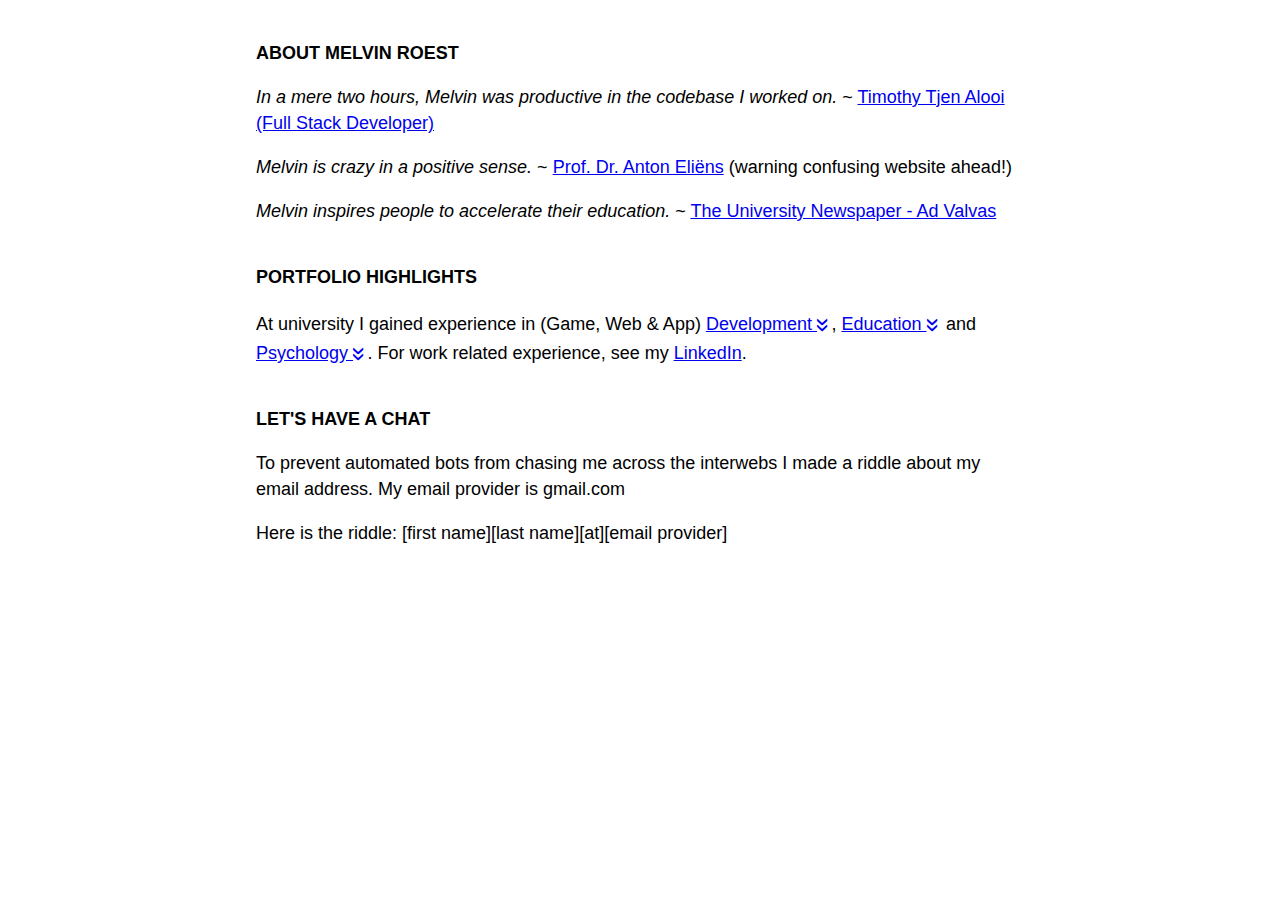
<file: index.html>
<html>
<head>
  <link rel="stylesheet" type="text/css" href="custom.css">

  <noscript>
    <link rel="stylesheet" type="text/css" href="noscript.css">
  </noscript>
</head>
<body>
  
  <h1>About Melvin Roest</h1>
  <p>
    <em>In a mere two hours, Melvin was productive in the codebase I worked on.</em> ~ <a target="_blank" href="https://www.linkedin.com/in/timothytjen/">Timothy Tjen Alooi (Full Stack Developer)</a>
  </p>
  <p>
    <em>Melvin is crazy in a positive sense.</em> ~ <a target="_blank" href="https://www.cs.vu.nl/~eliens/">Prof. Dr. Anton Eliëns</a> (warning confusing website ahead!)
  </p>
  <p>
    <em>Melvin inspires people to accelerate their education.</em> ~  <a href="http://www.advalvas.vu.nl/tips-trucs/doe-de-dubbele-master" target="_blank">The University Newspaper - Ad Valvas</a>
  </p>
  
  <h1>Portfolio Highlights</h1>
	<p>At university I gained experience in (Game, Web &amp; App) <a class="toggle_no_script" href="#dev" onclick="switchActive(this, event)">Development <span class="guillemet">»</span></a>, <a class="toggle_no_script" href="#edu" onclick="switchActive(this, event)">Education <span class="guillemet">»</span></a> and <a class="toggle_no_script" href="#psy" onclick="switchActive(this, event)">Psychology <span class="guillemet">»</span></a>. For work related experience, see my <a target="_blank" href="https://www.linkedin.com/in/melvinroest">LinkedIn</a>.

  </p>
  <div id="dev" class="hidden">
  <h2>Development</h2>
    <ul>
      <li>I wrote my thesis on hypermedia in 2018 (<a target="_blank" href="ximpel">Link</a>)</li>
      <li>Check out my home grown computer graphics engine! (<a target="_blank" href="https://www.youtube.com/watch?v=PH6-dLvZEiA">YouTube</a>, 2 min.)</li>
      <li>Understand the science behind sentiment analysis on Twitter (<a target="_blank" href="articles/sentiment.pdf">PDF</a>)</li>
      <li><a target="_blank" href="https://www.github.com/melvinroest">Github</a> is where my code eats, sleeps and contemplates 🙏</li>
    </ul>
  </div>
  <div id="edu" class="hidden">
    <h2>Education</h2>
    <ul>
      <li>I wrote my thesis on hypermedia (combined with education) (<a target="_blank" href="ximpel">Link</a>)</li>
      <li>I worked as a teaching assistant, teaching fellow and part-time lecturer at both universities in Amsterdam.</li>
      <li>I performed experiments on accelerating my own education. My biggest success has been attaining a bachelor degree in 2 years. In total, I studied for 8 years in time, obtained about 10.5 years worth of subjects. I have diploma's for 9 years (+ cum laude &amp; honors) and have 2 years of full-time work experience and have been active as a board member of 3 student organizations (ESN, Ace Connect and Techclub). With a simple tweak I could have done this in 6 years, provided I knew the results of my final big experiment.
    </ul>
  </div>

  <div id="psy" class="hidden">
    <h2>Psychology articles written by me</h2>
    <ul>
      <li>I wrote my thesis on hypermedia (and frustration detection) (<a target="_blank" href="ximpel">Link</a>)</li>
      <li>I wrote an article about the science behind intuition (<a target="_blank" href="articles/intuition.pdf">PDF</a>)</li>
      <li>I wrote an article about the science behind frustrated gamers (<a target="_blank" href="articles/frustration.pdf">PDF</a>)</li>
    </ul>
  </div>

  <h1>Let's have a chat</h1>
  <p>To prevent automated bots from chasing me across the interwebs I made a riddle about my email address. My email provider is gmail.com</p>
  <p>
  Here is the riddle: [first name][last name][at][email provider]
  </p>

  <script>
    function switchActive(target, event){
      var elements = document.getElementsByClassName("hidden");
      var length = elements.length;
      for (var i = 0; i < length; i++) {
        var element = elements[i];
        var linkId = target.href.split("#")[1];
        if (element.classList && linkId === element.id) {
          element.classList.add("active");
        }
        else if(element.classList.contains("active")){
          element.classList.remove("active");
        }
      }
      event.preventDefault();
    }
  </script>
</body>
</html>
</file>
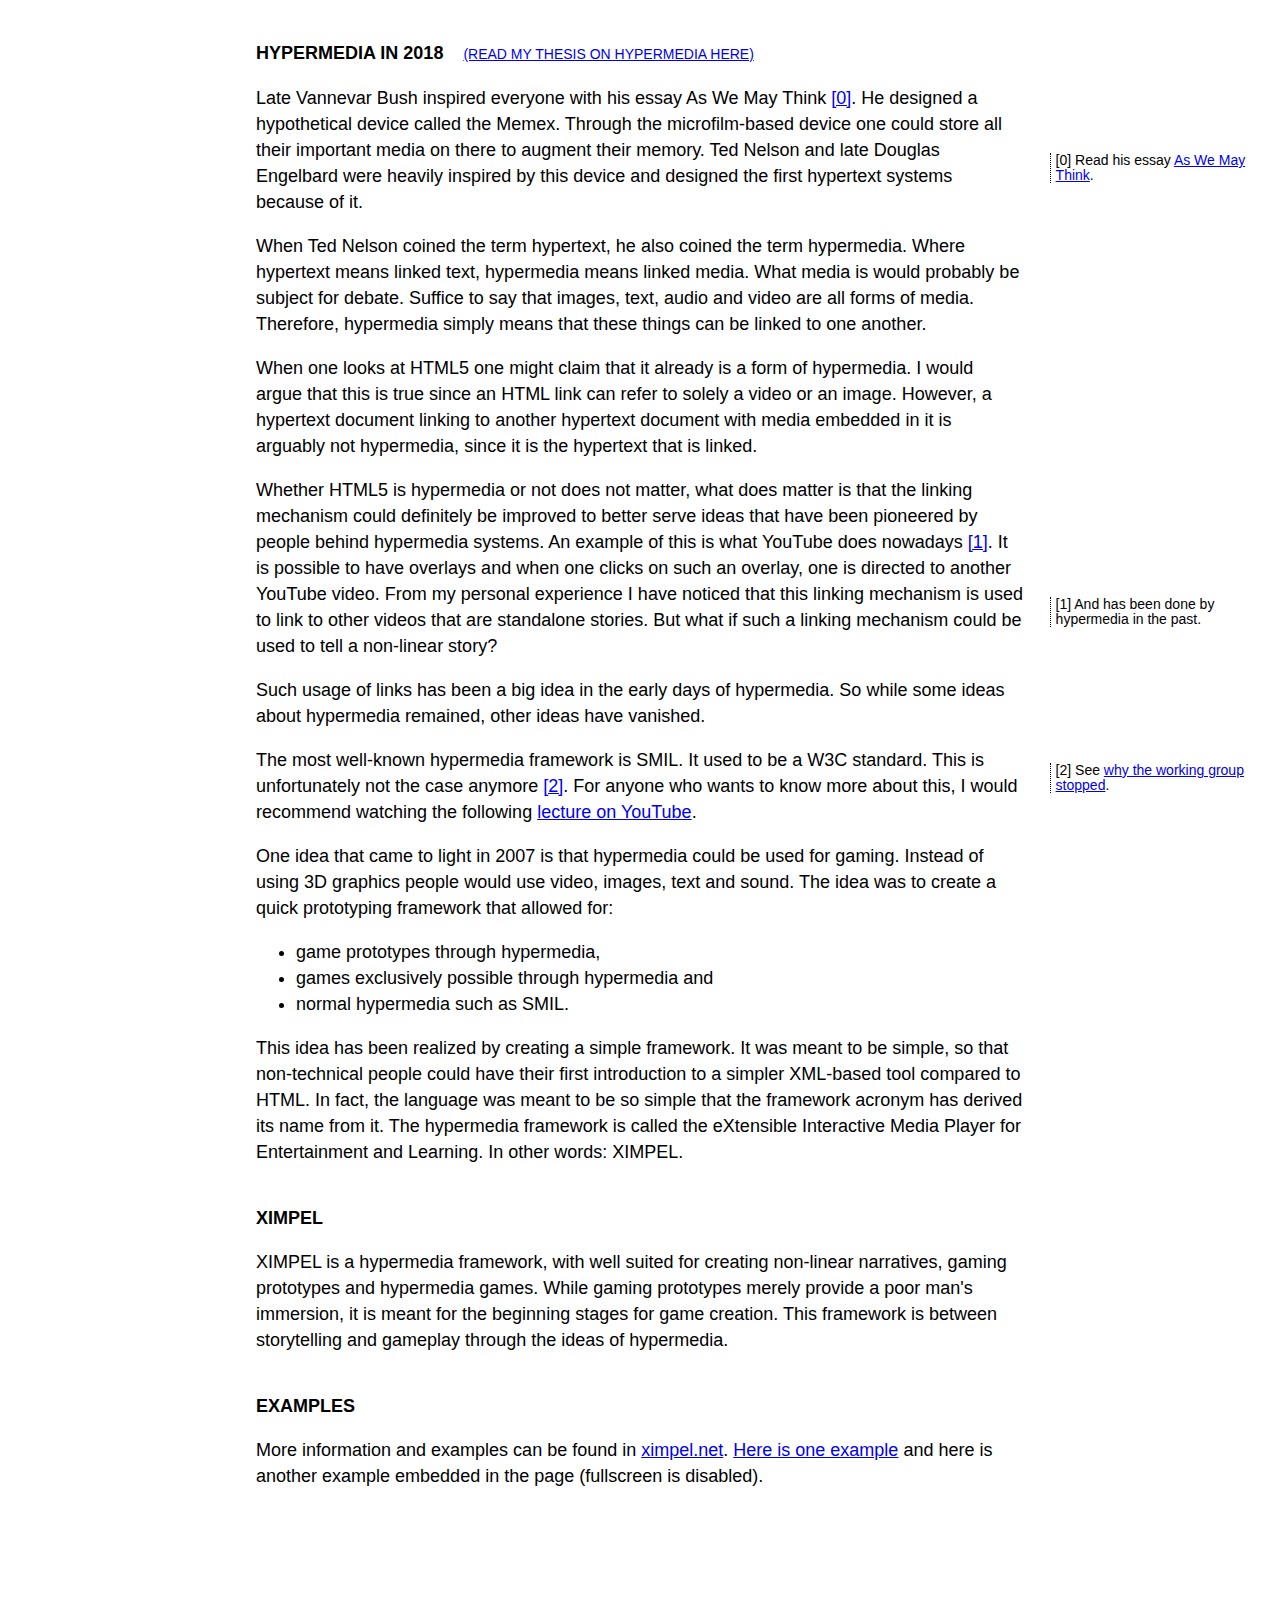
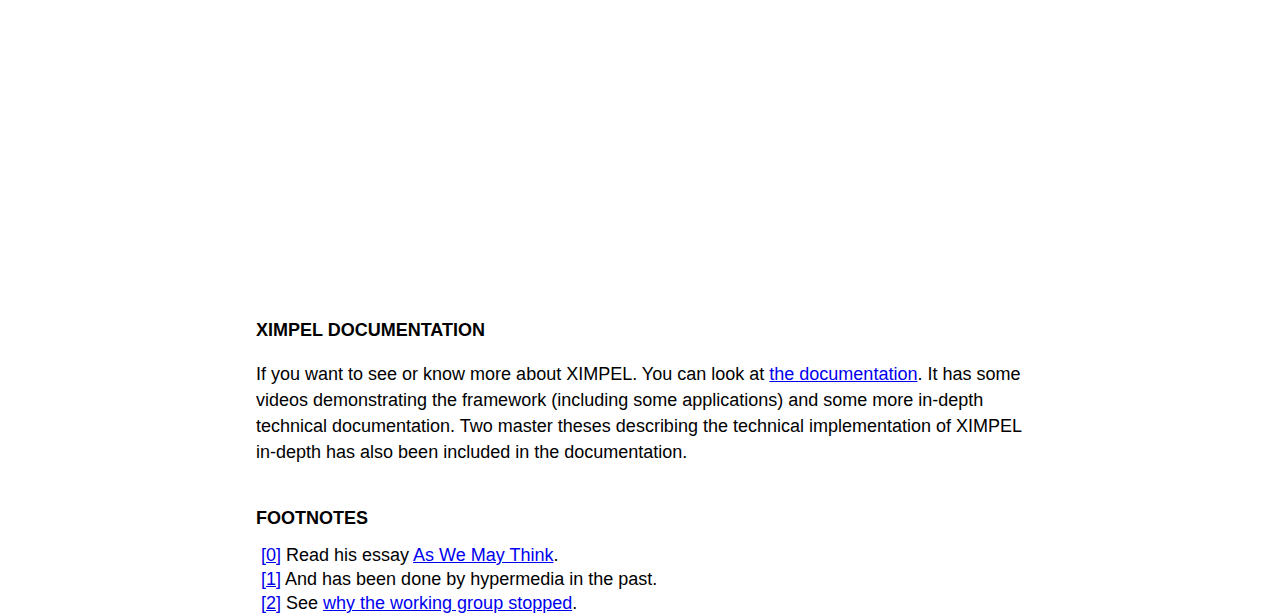
<file: ximpel/index.html>
<html>
<head>
  <link rel="stylesheet" type="text/css" href="../custom.css">

  <noscript>
    <link rel="stylesheet" type="text/css" href="../noscript.css">
  </noscript>
</head>
<body>
  <main>
    <h1>Hypermedia in 2018 &nbsp;&nbsp; <span class="link_in_title"><a target="_blank" href="documentation/theses/master_thesis_melvin_roest.pdf">(Read my thesis on hypermedia here)</a></span></h1>
    <p>Late Vannevar Bush inspired everyone with his essay As We May Think <span id="footnote0"><a href="#bib0">[0]</a></span>. He designed a hypothetical device called the Memex. Through the microfilm-based device one could store all their important media on there to augment their memory. Ted Nelson and late Douglas Engelbard were heavily inspired by this device and designed the first hypertext systems because of it.</p>
    <aside>[0] Read his essay <a target="_blank" href="https://www.theatlantic.com/magazine/archive/1945/07/as-we-may-think/303881/">As We May Think</a>.</aside>

    <p>When Ted Nelson coined the term hypertext, he also coined the term hypermedia. Where hypertext means linked text, hypermedia means linked media. What media is would probably be subject for debate. Suffice to say that images, text, audio and video are all forms of media. Therefore, hypermedia simply means that these things can be linked to one another.</p>
    
    <p>When one looks at HTML5 one might claim that it already is a form of hypermedia. I would argue that this is true since an HTML link can refer to solely a video or an image. However, a hypertext document linking to another hypertext document with media embedded in it is arguably not hypermedia, since it is the hypertext that is linked.</p>

    <p>Whether HTML5 is hypermedia or not does not matter, what does matter is that the linking mechanism could definitely be improved to better serve ideas that have been pioneered by people behind hypermedia systems. An example of this is what YouTube does nowadays <span id="footnote1"><a href="#bib1">[1]</a></span>.  It is possible to have overlays and when one clicks on such an overlay, one is directed to another YouTube video. From my personal experience I have noticed that this linking mechanism is used to link to other videos that are standalone stories. But what if such a linking mechanism could be used to tell a non-linear story?</p>
    <aside>[1] And has been done by hypermedia in the past.</aside>

    <p>Such usage of links has been a big idea in the early days of hypermedia. So while some ideas about hypermedia remained, other ideas have vanished.</p>

    <p>The most well-known hypermedia framework is SMIL. It used to be a W3C standard. This is unfortunately not the case anymore <span id="footnote2"><a href="#bib2">[2]</a></span>. For anyone who wants to know more about this, I would recommend watching the following <a target="_blank" href="https://www.youtube.com/watch?v=xqups1sSlHI">lecture on YouTube</a>.</p>
    <aside>[2] See <a target="_blank" href="https://www.w3.org/AudioVideo/">why the working group stopped</a>.</aside>

    <p>One idea that came to light in 2007 is that hypermedia could be used for gaming. Instead of using 3D graphics people would use video, images, text and sound. The idea was to create a quick prototyping framework that allowed for: 
    <ul>
      <li>game prototypes through hypermedia,</li> 
      <li>games exclusively possible through hypermedia and</li> 
      <li>normal hypermedia such as SMIL.</li>
    </ul>
    This idea has been realized by creating a simple framework. It was meant to be simple, so that non-technical people could have their first introduction to a simpler XML-based tool compared to HTML. In fact, the language was meant to be so simple that the framework acronym has derived its name from it. The hypermedia framework is called the eXtensible Interactive Media Player for Entertainment and Learning. In other words: XIMPEL.
    
    <h1>XIMPEL</h1>
    <p>XIMPEL is a hypermedia framework, with well suited for creating non-linear narratives, gaming prototypes and hypermedia games. While gaming prototypes merely provide a poor man's immersion, it is meant for the beginning stages for game creation. This framework is between storytelling and gameplay through the ideas of hypermedia.</p>

    <h1>Examples</h1>
    <p>More information and examples can be found in <a target="_blank" href="https://www.ximpel.net/">ximpel.net</a>. <a target="_blank" href="https://www.ximpel.net/abel-prize-touch-app/">Here is one example</a> and here is another example embedded in the page (fullscreen is disabled).</p>

    <div class="iframe">
      <iframe src="http://classic.ximpelapps.nl/zaanseschans_html5/"></iframe>
    </div>

    <h1>XIMPEL Documentation</h1>
    <p>If you want to see or know more about XIMPEL. You can look at <a target="_blank" href="http://melvinroest.com/ximpel/documentation">the documentation</a>. It has some videos demonstrating the framework (including some applications) and some more in-depth technical documentation. Two master theses describing the technical implementation of XIMPEL in-depth has also been included in the documentation.</p>
    </p>

  </main>

  <footer>
    <h1>Footnotes</h1>
    <aside class="footnote" id="bib0"><a href="#footnote0">[0]</a> Read his essay <a target="_blank" href="https://www.theatlantic.com/magazine/archive/1945/07/as-we-may-think/303881/">As We May Think</a>.</aside>
    <aside class="footnote" id="bib1"><a href="#footnote1">[1]</a> And has been done by hypermedia in the past.</aside>
    <aside class="footnote" id="bib2"><a href="#footnote2">[2]</a> See <a target="_blank" href="https://www.w3.org/AudioVideo/">why the working group stopped</a>.</aside>
  </footer>


</body>
</html>
</file>
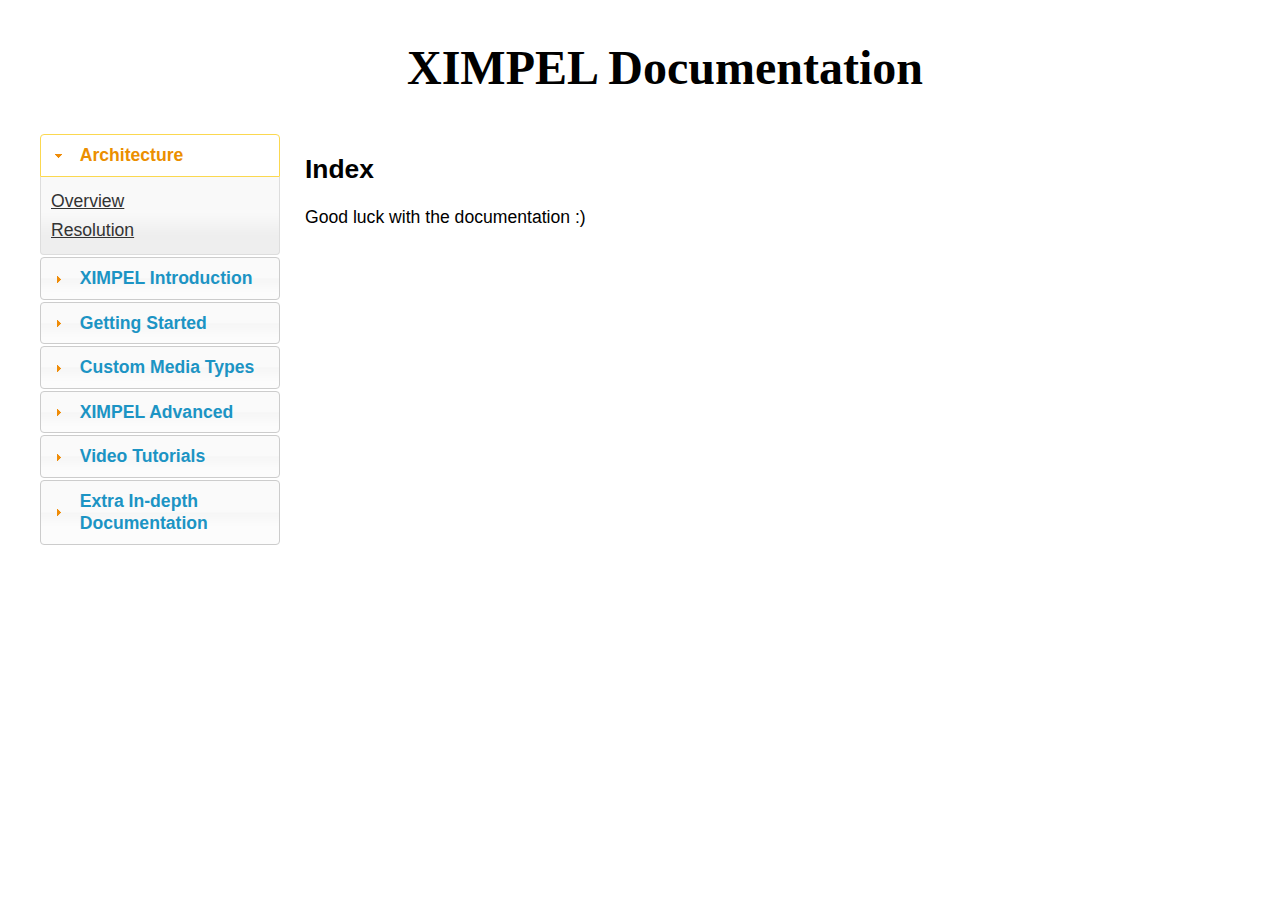
<file: ximpel/documentation/index.htm>
<html>
<head>
	<title>XIMPEL - Documentation</title>

	<!-- include syntax highlighter -->
	<script type="text/javascript" src="syntaxhighlighter_3.0.83/scripts/shCore.js"></script>
	<script type="text/javascript" src="syntaxhighlighter_3.0.83/scripts/shBrushJScript.js"></script>
	<script type="text/javascript" src="syntaxhighlighter_3.0.83/scripts/shBrushXml.js"></script>
	<link href="syntaxhighlighter_3.0.83/styles/shCore.css" rel="stylesheet" type="text/css" />
	<link type="text/css" rel="stylesheet" href="syntaxhighlighter_3.0.83/styles/shCoreDefault.css"/>

	<!-- include jquery -->
	<script src="https://ajax.googleapis.com/ajax/libs/jquery/1.11.3/jquery.min.js"></script>

	<!-- include jquery ui -->
	<link rel="stylesheet" href="jquery-ui-1.11.4/jquery-ui.min.css" />
	<script src="jquery-ui-1.11.4/jquery-ui.min.js"></script>
	
	<!-- include scripts/css for this documentation page. -->
	<link rel="stylesheet" href="styles/main.css" />
	<script src="scripts/main.js"></script>
	<script type="text/javascript">
		//
		var activeSection=0;
	</script>

</head>
<body>
	<div id="container">
		<script src="scripts/header.js"></script>
		<script src="scripts/navigation.js"></script>

		<div id="mainContentContainer">
			<div id="mainContent">
				<h2>Index</h2>

				Good luck with the documentation :)
				


			</div>
		</div>
	</div>
</body>
</html>
</file>
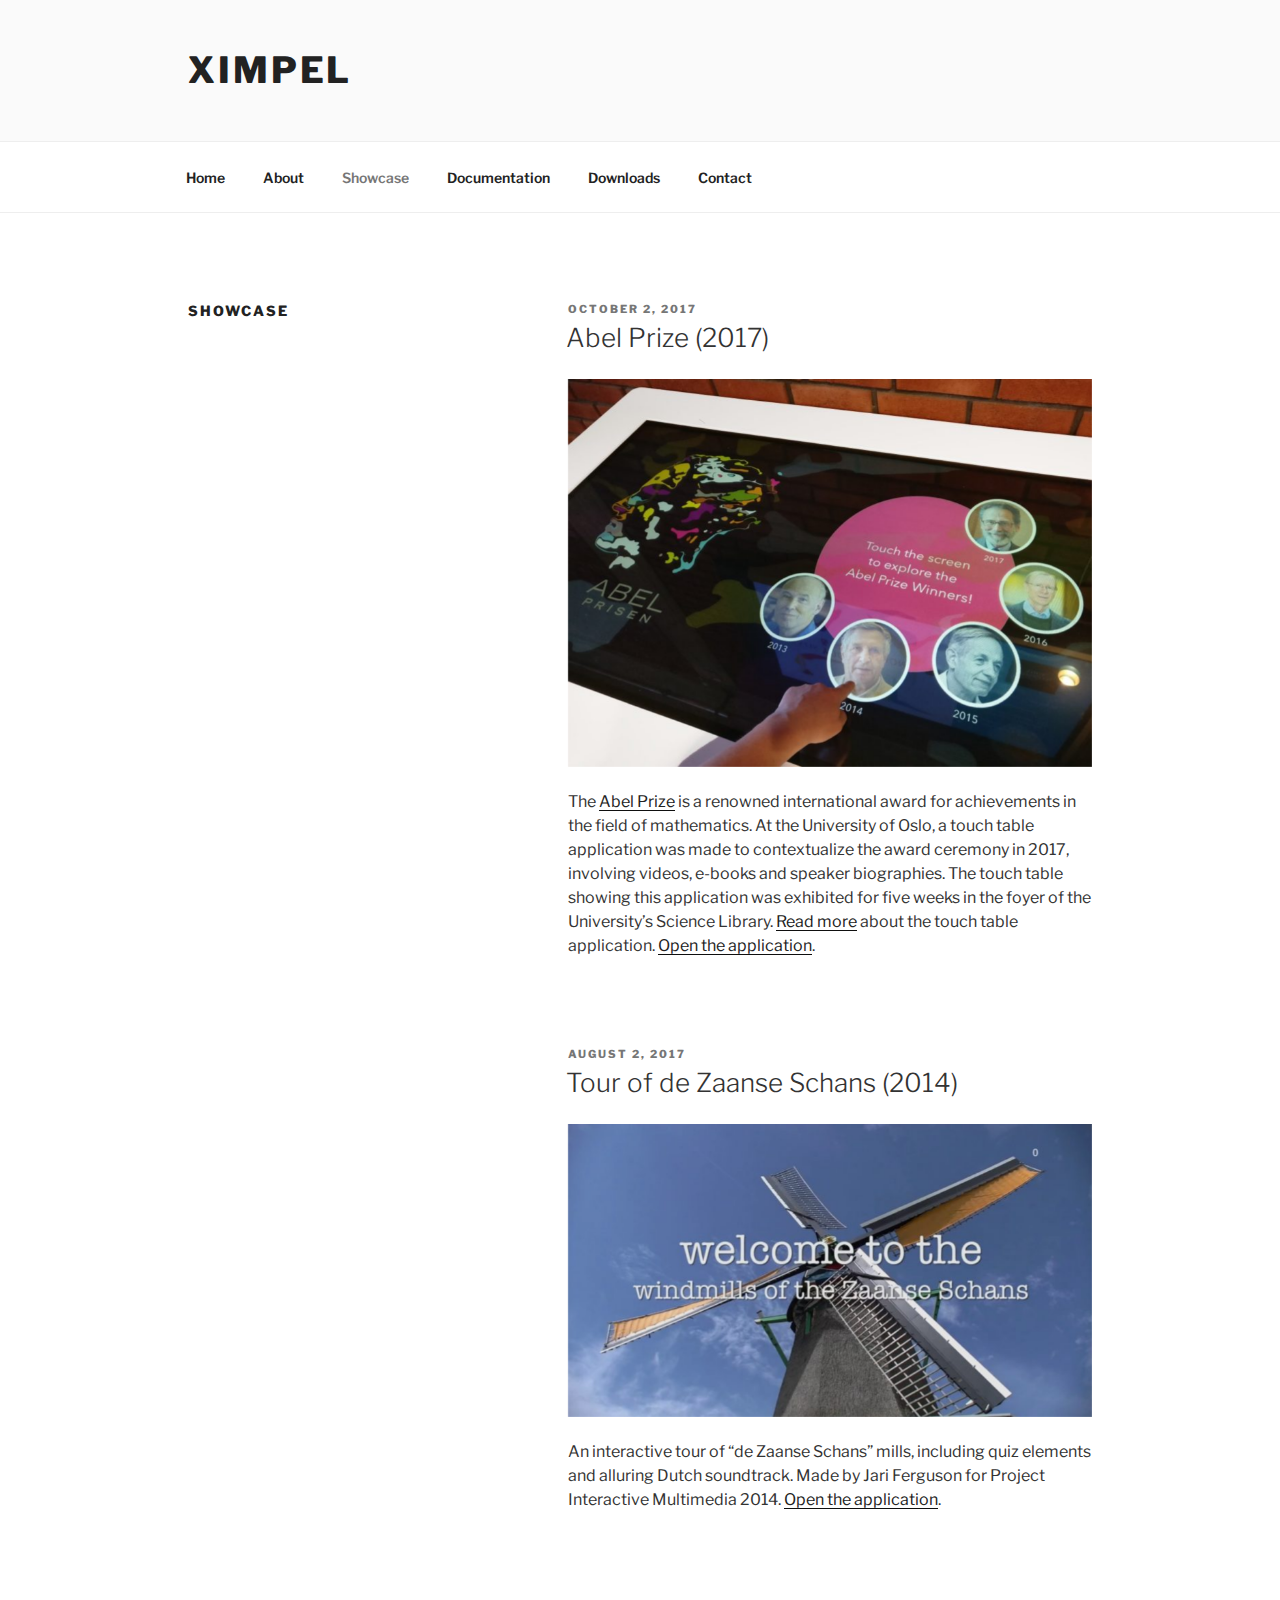
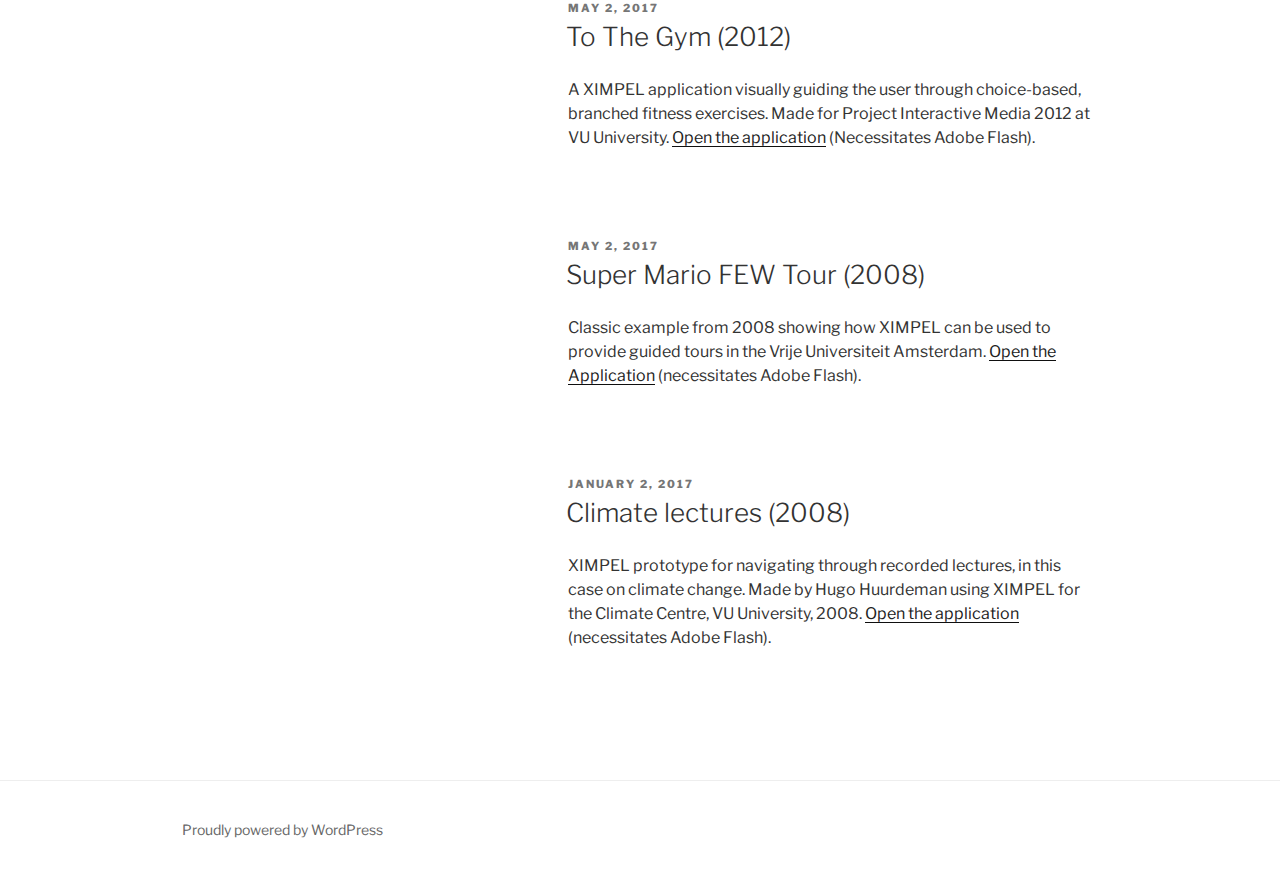
<file: ximpel/showcase/index.html>
<!DOCTYPE html>
<html lang="en-US" class="no-js no-svg">
<head>
<meta charset="UTF-8">
<meta name="viewport" content="width=device-width, initial-scale=1">
<link rel="profile" href="http://gmpg.org/xfn/11">


<link rel='stylesheet' id='twentyseventeen-fonts-css'  href='https://fonts.googleapis.com/css?family=Libre+Franklin%3A300%2C300i%2C400%2C400i%2C600%2C600i%2C800%2C800i&#038;subset=latin%2Clatin-ext' type='text/css' media='all' />
<link rel='stylesheet' id='twentyseventeen-style-css'  href='wp-content/themes/twentyseventeen/style.css' type='text/css' media='all' />
<!--[if lt IE 9]>
<link rel='stylesheet' id='twentyseventeen-ie8-css'  href='http://www.ximpel.net/wp-content/themes/twentyseventeen/assets/css/ie8.css' type='text/css' media='all' />
<![endif]-->
<!--[if lt IE 9]>
<script type='text/javascript' src='http://www.ximpel.net/wp-content/themes/twentyseventeen/assets/js/html5.js'></script>
<![endif]-->
<script type='text/javascript' src='wp-includes/js/jquery/jquery.js'></script>
<script type='text/javascript' src='wp-includes/js/jquery/jquery-migrate.min.js'></script>
</head>

<body class="blog hfeed colors-light">
<div id="page" class="site">
	<a class="skip-link screen-reader-text" href="showcase#content">Skip to content</a>

	<header id="masthead" class="site-header" role="banner">

		<div class="custom-header">

		<div class="custom-header-media">
					</div>

	<div class="site-branding">
	<div class="wrap">

		
		<div class="site-branding-text">
							<p class="site-title"><a href="index.html?p=1" rel="home">XIMPEL</a></p>
			
					</div><!-- .site-branding-text -->

		
	</div><!-- .wrap -->
</div><!-- .site-branding -->

</div><!-- .custom-header -->

					<div class="navigation-top">
				<div class="wrap">
					<nav id="site-navigation" class="main-navigation" role="navigation" aria-label="Top Menu">
	<button class="menu-toggle" aria-controls="top-menu" aria-expanded="false">
		<svg class="icon icon-bars" aria-hidden="true" role="img"> <use href="#icon-bars" xlink:href="#icon-bars"></use> </svg><svg class="icon icon-close" aria-hidden="true" role="img"> <use href="#icon-close" xlink:href="#icon-close"></use> </svg>Menu	</button>

	<div class="menu-primary-container"><ul id="top-menu" class="menu"><li id="menu-item-54" class="menu-item menu-item-type-post_type menu-item-object-page menu-item-home menu-item-54"><a href="index.html?p=1">Home</a></li>
<li id="menu-item-52" class="menu-item menu-item-type-post_type menu-item-object-page menu-item-52"><a href="index.html?p=5">About</a></li>
<li id="menu-item-55" class="menu-item menu-item-type-post_type menu-item-object-page current-menu-item page_item page-item-9 current_page_item current_page_parent menu-item-55"><a href="index.html">Showcase</a></li>
<li id="menu-item-50" class="menu-item menu-item-type-post_type menu-item-object-page menu-item-50"><a href="index.html?p=30">Documentation</a></li>
<li id="menu-item-51" class="menu-item menu-item-type-post_type menu-item-object-page menu-item-51"><a href="index.html?p=28">Downloads</a></li>
<li id="menu-item-53" class="menu-item menu-item-type-post_type menu-item-object-page menu-item-53"><a href="index.html?p=6">Contact</a></li>
</ul></div>
	</nav><!-- #site-navigation -->
				</div><!-- .wrap -->
			</div><!-- .navigation-top -->
		
	</header><!-- #masthead -->

	
	<div class="site-content-contain">
		<div id="content" class="site-content">

<div class="wrap">
			<header class="page-header">
			<h1 class="page-title">Showcase</h1>
		</header>
	
	<div id="primary" class="content-area">
		<main id="main" class="site-main" role="main">

			
<article id="post-7" class="post-7 post type-post status-publish format-standard has-post-thumbnail hentry category-uncategorized">
		<header class="entry-header">
		<div class="entry-meta"><span class="screen-reader-text">Posted on</span> <a href="index.html?p=7" rel="bookmark"><time class="entry-date published" datetime="2017-10-02T07:57:08+00:00">October 2, 2017</time><time class="updated" datetime="2018-03-29T15:38:14+00:00">March 29, 2018</time></a></div><!-- .entry-meta --><h2 class="entry-title"><a href="index.html?p=7" rel="bookmark">Abel Prize (2017)</a></h2>	</header><!-- .entry-header -->

			<div class="post-thumbnail">
			<a href="index.html?p=7">
				<img width="1124" height="831" src="wp-content/uploads/2017/10/abel_prize_touch_app.jpg" class="attachment-twentyseventeen-featured-image size-twentyseventeen-featured-image wp-post-image" alt="" srcset="wp-content/uploads/2017/10/abel_prize_touch_app.jpg 1124w, wp-content/uploads/2017/10/abel_prize_touch_app-300x222.jpg 300w, wp-content/uploads/2017/10/abel_prize_touch_app-768x568.jpg 768w, wp-content/uploads/2017/10/abel_prize_touch_app-1024x757.jpg 1024w" sizes="(max-width: 767px) 89vw, (max-width: 1000px) 54vw, (max-width: 1071px) 543px, 580px" />			</a>
		</div><!-- .post-thumbnail -->
	
	<div class="entry-content">
		<p><span style="font-weight: 400;">The <a href="http://www.abelprize.no">Abel Prize</a> is a renowned international award for achievements in the field of mathematics. At the University of Oslo, a touch table application was made to contextualize the award ceremony in 2017, involving videos, e-books and speaker biographies. The touch table showing this application was exhibited for five weeks in the foyer of the University&#8217;s Science Library. <a href="http://www.ub.uio.no/om/prosjekter/the-visualisation-project/news/abel-prize-app.html">Read more</a> about the touch table application. </span><a id="_blank" href="http://ub-viz01.uio.no/abelprisen/" target="_blank" rel="noopener">Open the application</a>.</p>
	</div><!-- .entry-content -->

	
</article><!-- #post-## -->

<article id="post-67" class="post-67 post type-post status-publish format-standard has-post-thumbnail hentry category-uncategorized">
		<header class="entry-header">
		<div class="entry-meta"><span class="screen-reader-text">Posted on</span> <a href="index.html?p=67" rel="bookmark"><time class="entry-date published" datetime="2017-08-02T11:37:57+00:00">August 2, 2017</time><time class="updated" datetime="2017-10-10T10:01:03+00:00">October 10, 2017</time></a></div><!-- .entry-meta --><h2 class="entry-title"><a href="index.html?p=67" rel="bookmark">Tour of de Zaanse Schans (2014)</a></h2>	</header><!-- .entry-header -->

			<div class="post-thumbnail">
			<a href="index.html?p=67">
				<img width="1122" height="627" src="wp-content/uploads/2017/10/zaanse_schans.jpg" class="attachment-twentyseventeen-featured-image size-twentyseventeen-featured-image wp-post-image" alt="" srcset="wp-content/uploads/2017/10/zaanse_schans.jpg 1122w, wp-content/uploads/2017/10/zaanse_schans-300x168.jpg 300w, wp-content/uploads/2017/10/zaanse_schans-768x429.jpg 768w, wp-content/uploads/2017/10/zaanse_schans-1024x572.jpg 1024w" sizes="(max-width: 767px) 89vw, (max-width: 1000px) 54vw, (max-width: 1071px) 543px, 580px" />			</a>
		</div><!-- .post-thumbnail -->
	
	<div class="entry-content">
		<p>An interactive tour of “de Zaanse Schans” mills, including quiz elements and alluring Dutch soundtrack. Made by Jari Ferguson for Project Interactive Multimedia 2014. <a href="http://classic.ximpelapps.nl/zaanseschans_html5" target="_blank" rel="noopener">Open the application</a>.</p>
	</div><!-- .entry-content -->

	
</article><!-- #post-## -->

<article id="post-90" class="post-90 post type-post status-publish format-standard hentry category-uncategorized">
		<header class="entry-header">
		<div class="entry-meta"><span class="screen-reader-text">Posted on</span> <a href="index.html?p=90" rel="bookmark"><time class="entry-date published" datetime="2017-05-02T17:28:15+00:00">May 2, 2017</time><time class="updated" datetime="2017-10-10T10:01:24+00:00">October 10, 2017</time></a></div><!-- .entry-meta --><h2 class="entry-title"><a href="index.html?p=90" rel="bookmark">To The Gym (2012)</a></h2>	</header><!-- .entry-header -->

	
	<div class="entry-content">
		<div class="post-entry">
<p>A XIMPEL application visually guiding the user through choice-based, branched fitness exercises. Made for Project Interactive Media 2012 at VU University. <a href="http://www.cs.vu.nl/~eliens/assets/im/13/iv/09/ximpelApp.html" target="_blank" rel="noopener">Open the application</a> (Necessitates Adobe Flash).</p>
</div>
	</div><!-- .entry-content -->

	
</article><!-- #post-## -->

<article id="post-71" class="post-71 post type-post status-publish format-standard hentry category-uncategorized">
		<header class="entry-header">
		<div class="entry-meta"><span class="screen-reader-text">Posted on</span> <a href="index.html?p=71" rel="bookmark"><time class="entry-date published" datetime="2017-05-02T11:39:03+00:00">May 2, 2017</time><time class="updated" datetime="2017-10-10T10:01:44+00:00">October 10, 2017</time></a></div><!-- .entry-meta --><h2 class="entry-title"><a href="index.html?p=71" rel="bookmark">Super Mario FEW Tour (2008)</a></h2>	</header><!-- .entry-header -->

	
	<div class="entry-content">
		<p>Classic example from 2008 showing how XIMPEL can be used to provide guided tours in the Vrije Universiteit Amsterdam. <a href="http://classic.ximpelapps.nl/mario/" target="_blank" rel="noopener">Open the Application</a> (necessitates Adobe Flash).</p>
	</div><!-- .entry-content -->

	
</article><!-- #post-## -->

<article id="post-95" class="post-95 post type-post status-publish format-standard hentry category-uncategorized">
		<header class="entry-header">
		<div class="entry-meta"><span class="screen-reader-text">Posted on</span> <a href="index.html?p=95" rel="bookmark"><time class="entry-date published" datetime="2017-01-02T17:37:49+00:00">January 2, 2017</time><time class="updated" datetime="2017-10-10T10:01:59+00:00">October 10, 2017</time></a></div><!-- .entry-meta --><h2 class="entry-title"><a href="index.html?p=95" rel="bookmark">Climate lectures (2008)</a></h2>	</header><!-- .entry-header -->

	
	<div class="entry-content">
		<div class="post-entry">
<p>XIMPEL prototype for navigating through recorded lectures, in this case on climate change. Made by Hugo Huurdeman using XIMPEL for the Climate Centre, VU University, 2008. <a href="http://classic.ximpelapps.nl/lectureviewer" target="_blank" rel="noopener">Open the application</a> (necessitates Adobe Flash).</p>
</div>
	</div><!-- .entry-content -->

	
</article><!-- #post-## -->

		</main><!-- #main -->
	</div><!-- #primary -->
	</div><!-- .wrap -->


		</div><!-- #content -->

		<footer id="colophon" class="site-footer" role="contentinfo">
			<div class="wrap">
				
<div class="site-info">
	<a href="https://wordpress.org/">Proudly powered by WordPress</a>
</div><!-- .site-info -->
			</div><!-- .wrap -->
		</footer><!-- #colophon -->
	</div><!-- .site-content-contain -->
</div><!-- #page -->
<script type='text/javascript'>
/* <![CDATA[ */
var twentyseventeenScreenReaderText = {"quote":"<svg class=\"icon icon-quote-right\" aria-hidden=\"true\" role=\"img\"> <use href=\"#icon-quote-right\" xlink:href=\"#icon-quote-right\"><\/use> <\/svg>","expand":"Expand child menu","collapse":"Collapse child menu","icon":"<svg class=\"icon icon-angle-down\" aria-hidden=\"true\" role=\"img\"> <use href=\"#icon-angle-down\" xlink:href=\"#icon-angle-down\"><\/use> <span class=\"svg-fallback icon-angle-down\"><\/span><\/svg>"};
/* ]]> */
</script>
<script type='text/javascript' src='wp-content/themes/twentyseventeen/assets/js/skip-link-focus-fix.js'></script>
<script type='text/javascript' src='wp-content/themes/twentyseventeen/assets/js/navigation.js'></script>
<script type='text/javascript' src='wp-content/themes/twentyseventeen/assets/js/global.js'></script>
<script type='text/javascript' src='wp-content/themes/twentyseventeen/assets/js/jquery.scrollTo.js'></script>
<script type='text/javascript' src='wp-includes/js/wp-embed.min.js'></script>
<svg style="position: absolute; width: 0; height: 0; overflow: hidden;" version="1.1" xmlns="http://www.w3.org/2000/svg" xmlns:xlink="http://www.w3.org/1999/xlink">
<defs>
<symbol id="icon-behance" viewBox="0 0 37 32">
<path class="path1" d="M33 6.054h-9.125v2.214h9.125v-2.214zM28.5 13.661q-1.607 0-2.607 0.938t-1.107 2.545h7.286q-0.321-3.482-3.571-3.482zM28.786 24.107q1.125 0 2.179-0.571t1.357-1.554h3.946q-1.786 5.482-7.625 5.482-3.821 0-6.080-2.357t-2.259-6.196q0-3.714 2.33-6.17t6.009-2.455q2.464 0 4.295 1.214t2.732 3.196 0.902 4.429q0 0.304-0.036 0.839h-11.75q0 1.982 1.027 3.063t2.973 1.080zM4.946 23.214h5.286q3.661 0 3.661-2.982 0-3.214-3.554-3.214h-5.393v6.196zM4.946 13.625h5.018q1.393 0 2.205-0.652t0.813-2.027q0-2.571-3.393-2.571h-4.643v5.25zM0 4.536h10.607q1.554 0 2.768 0.25t2.259 0.848 1.607 1.723 0.563 2.75q0 3.232-3.071 4.696 2.036 0.571 3.071 2.054t1.036 3.643q0 1.339-0.438 2.438t-1.179 1.848-1.759 1.268-2.161 0.75-2.393 0.232h-10.911v-22.5z"></path>
</symbol>
<symbol id="icon-deviantart" viewBox="0 0 18 32">
<path class="path1" d="M18.286 5.411l-5.411 10.393 0.429 0.554h4.982v7.411h-9.054l-0.786 0.536-2.536 4.875-0.536 0.536h-5.375v-5.411l5.411-10.411-0.429-0.536h-4.982v-7.411h9.054l0.786-0.536 2.536-4.875 0.536-0.536h5.375v5.411z"></path>
</symbol>
<symbol id="icon-medium" viewBox="0 0 32 32">
<path class="path1" d="M10.661 7.518v20.946q0 0.446-0.223 0.759t-0.652 0.313q-0.304 0-0.589-0.143l-8.304-4.161q-0.375-0.179-0.634-0.598t-0.259-0.83v-20.357q0-0.357 0.179-0.607t0.518-0.25q0.25 0 0.786 0.268l9.125 4.571q0.054 0.054 0.054 0.089zM11.804 9.321l9.536 15.464-9.536-4.75v-10.714zM32 9.643v18.821q0 0.446-0.25 0.723t-0.679 0.277-0.839-0.232l-7.875-3.929zM31.946 7.5q0 0.054-4.58 7.491t-5.366 8.705l-6.964-11.321 5.786-9.411q0.304-0.5 0.929-0.5 0.25 0 0.464 0.107l9.661 4.821q0.071 0.036 0.071 0.107z"></path>
</symbol>
<symbol id="icon-slideshare" viewBox="0 0 32 32">
<path class="path1" d="M15.589 13.214q0 1.482-1.134 2.545t-2.723 1.063-2.723-1.063-1.134-2.545q0-1.5 1.134-2.554t2.723-1.054 2.723 1.054 1.134 2.554zM24.554 13.214q0 1.482-1.125 2.545t-2.732 1.063q-1.589 0-2.723-1.063t-1.134-2.545q0-1.5 1.134-2.554t2.723-1.054q1.607 0 2.732 1.054t1.125 2.554zM28.571 16.429v-11.911q0-1.554-0.571-2.205t-1.982-0.652h-19.857q-1.482 0-2.009 0.607t-0.527 2.25v12.018q0.768 0.411 1.58 0.714t1.446 0.5 1.446 0.33 1.268 0.196 1.25 0.071 1.045 0.009 1.009-0.036 0.795-0.036q1.214-0.018 1.696 0.482 0.107 0.107 0.179 0.161 0.464 0.446 1.089 0.911 0.125-1.625 2.107-1.554 0.089 0 0.652 0.027t0.768 0.036 0.813 0.018 0.946-0.018 0.973-0.080 1.089-0.152 1.107-0.241 1.196-0.348 1.205-0.482 1.286-0.616zM31.482 16.339q-2.161 2.661-6.643 4.5 1.5 5.089-0.411 8.304-1.179 2.018-3.268 2.643-1.857 0.571-3.25-0.268-1.536-0.911-1.464-2.929l-0.018-5.821v-0.018q-0.143-0.036-0.438-0.107t-0.42-0.089l-0.018 6.036q0.071 2.036-1.482 2.929-1.411 0.839-3.268 0.268-2.089-0.643-3.25-2.679-1.875-3.214-0.393-8.268-4.482-1.839-6.643-4.5-0.446-0.661-0.071-1.125t1.071 0.018q0.054 0.036 0.196 0.125t0.196 0.143v-12.393q0-1.286 0.839-2.196t2.036-0.911h22.446q1.196 0 2.036 0.911t0.839 2.196v12.393l0.375-0.268q0.696-0.482 1.071-0.018t-0.071 1.125z"></path>
</symbol>
<symbol id="icon-snapchat-ghost" viewBox="0 0 30 32">
<path class="path1" d="M15.143 2.286q2.393-0.018 4.295 1.223t2.92 3.438q0.482 1.036 0.482 3.196 0 0.839-0.161 3.411 0.25 0.125 0.5 0.125 0.321 0 0.911-0.241t0.911-0.241q0.518 0 1 0.321t0.482 0.821q0 0.571-0.563 0.964t-1.232 0.563-1.232 0.518-0.563 0.848q0 0.268 0.214 0.768 0.661 1.464 1.83 2.679t2.58 1.804q0.5 0.214 1.429 0.411 0.5 0.107 0.5 0.625 0 1.25-3.911 1.839-0.125 0.196-0.196 0.696t-0.25 0.83-0.589 0.33q-0.357 0-1.107-0.116t-1.143-0.116q-0.661 0-1.107 0.089-0.571 0.089-1.125 0.402t-1.036 0.679-1.036 0.723-1.357 0.598-1.768 0.241q-0.929 0-1.723-0.241t-1.339-0.598-1.027-0.723-1.036-0.679-1.107-0.402q-0.464-0.089-1.125-0.089-0.429 0-1.17 0.134t-1.045 0.134q-0.446 0-0.625-0.33t-0.25-0.848-0.196-0.714q-3.911-0.589-3.911-1.839 0-0.518 0.5-0.625 0.929-0.196 1.429-0.411 1.393-0.571 2.58-1.804t1.83-2.679q0.214-0.5 0.214-0.768 0-0.5-0.563-0.848t-1.241-0.527-1.241-0.563-0.563-0.938q0-0.482 0.464-0.813t0.982-0.33q0.268 0 0.857 0.232t0.946 0.232q0.321 0 0.571-0.125-0.161-2.536-0.161-3.393 0-2.179 0.482-3.214 1.143-2.446 3.071-3.536t4.714-1.125z"></path>
</symbol>
<symbol id="icon-yelp" viewBox="0 0 27 32">
<path class="path1" d="M13.804 23.554v2.268q-0.018 5.214-0.107 5.446-0.214 0.571-0.911 0.714-0.964 0.161-3.241-0.679t-2.902-1.589q-0.232-0.268-0.304-0.643-0.018-0.214 0.071-0.464 0.071-0.179 0.607-0.839t3.232-3.857q0.018 0 1.071-1.25 0.268-0.339 0.705-0.438t0.884 0.063q0.429 0.179 0.67 0.518t0.223 0.75zM11.143 19.071q-0.054 0.982-0.929 1.25l-2.143 0.696q-4.911 1.571-5.214 1.571-0.625-0.036-0.964-0.643-0.214-0.446-0.304-1.339-0.143-1.357 0.018-2.973t0.536-2.223 1-0.571q0.232 0 3.607 1.375 1.25 0.518 2.054 0.839l1.5 0.607q0.411 0.161 0.634 0.545t0.205 0.866zM25.893 24.375q-0.125 0.964-1.634 2.875t-2.42 2.268q-0.661 0.25-1.125-0.125-0.25-0.179-3.286-5.125l-0.839-1.375q-0.25-0.375-0.205-0.821t0.348-0.821q0.625-0.768 1.482-0.464 0.018 0.018 2.125 0.714 3.625 1.179 4.321 1.42t0.839 0.366q0.5 0.393 0.393 1.089zM13.893 13.089q0.089 1.821-0.964 2.179-1.036 0.304-2.036-1.268l-6.75-10.679q-0.143-0.625 0.339-1.107 0.732-0.768 3.705-1.598t4.009-0.563q0.714 0.179 0.875 0.804 0.054 0.321 0.393 5.455t0.429 6.777zM25.714 15.018q0.054 0.696-0.464 1.054-0.268 0.179-5.875 1.536-1.196 0.268-1.625 0.411l0.018-0.036q-0.411 0.107-0.821-0.071t-0.661-0.571q-0.536-0.839 0-1.554 0.018-0.018 1.339-1.821 2.232-3.054 2.679-3.643t0.607-0.696q0.5-0.339 1.161-0.036 0.857 0.411 2.196 2.384t1.446 2.991v0.054z"></path>
</symbol>
<symbol id="icon-vine" viewBox="0 0 27 32">
<path class="path1" d="M26.732 14.768v3.536q-1.804 0.411-3.536 0.411-1.161 2.429-2.955 4.839t-3.241 3.848-2.286 1.902q-1.429 0.804-2.893-0.054-0.5-0.304-1.080-0.777t-1.518-1.491-1.83-2.295-1.92-3.286-1.884-4.357-1.634-5.616-1.259-6.964h5.054q0.464 3.893 1.25 7.116t1.866 5.661 2.17 4.205 2.5 3.482q3.018-3.018 5.125-7.25-2.536-1.286-3.982-3.929t-1.446-5.946q0-3.429 1.857-5.616t5.071-2.188q3.179 0 4.875 1.884t1.696 5.313q0 2.839-1.036 5.107-0.125 0.018-0.348 0.054t-0.821 0.036-1.125-0.107-1.107-0.455-0.902-0.92q0.554-1.839 0.554-3.286 0-1.554-0.518-2.357t-1.411-0.804q-0.946 0-1.518 0.884t-0.571 2.509q0 3.321 1.875 5.241t4.768 1.92q1.107 0 2.161-0.25z"></path>
</symbol>
<symbol id="icon-vk" viewBox="0 0 35 32">
<path class="path1" d="M34.232 9.286q0.411 1.143-2.679 5.25-0.429 0.571-1.161 1.518-1.393 1.786-1.607 2.339-0.304 0.732 0.25 1.446 0.304 0.375 1.446 1.464h0.018l0.071 0.071q2.518 2.339 3.411 3.946 0.054 0.089 0.116 0.223t0.125 0.473-0.009 0.607-0.446 0.491-1.054 0.223l-4.571 0.071q-0.429 0.089-1-0.089t-0.929-0.393l-0.357-0.214q-0.536-0.375-1.25-1.143t-1.223-1.384-1.089-1.036-1.009-0.277q-0.054 0.018-0.143 0.063t-0.304 0.259-0.384 0.527-0.304 0.929-0.116 1.384q0 0.268-0.063 0.491t-0.134 0.33l-0.071 0.089q-0.321 0.339-0.946 0.393h-2.054q-1.268 0.071-2.607-0.295t-2.348-0.946-1.839-1.179-1.259-1.027l-0.446-0.429q-0.179-0.179-0.491-0.536t-1.277-1.625-1.893-2.696-2.188-3.768-2.33-4.857q-0.107-0.286-0.107-0.482t0.054-0.286l0.071-0.107q0.268-0.339 1.018-0.339l4.893-0.036q0.214 0.036 0.411 0.116t0.286 0.152l0.089 0.054q0.286 0.196 0.429 0.571 0.357 0.893 0.821 1.848t0.732 1.455l0.286 0.518q0.518 1.071 1 1.857t0.866 1.223 0.741 0.688 0.607 0.25 0.482-0.089q0.036-0.018 0.089-0.089t0.214-0.393 0.241-0.839 0.17-1.446 0-2.232q-0.036-0.714-0.161-1.304t-0.25-0.821l-0.107-0.214q-0.446-0.607-1.518-0.768-0.232-0.036 0.089-0.429 0.304-0.339 0.679-0.536 0.946-0.464 4.268-0.429 1.464 0.018 2.411 0.232 0.357 0.089 0.598 0.241t0.366 0.429 0.188 0.571 0.063 0.813-0.018 0.982-0.045 1.259-0.027 1.473q0 0.196-0.018 0.75t-0.009 0.857 0.063 0.723 0.205 0.696 0.402 0.438q0.143 0.036 0.304 0.071t0.464-0.196 0.679-0.616 0.929-1.196 1.214-1.92q1.071-1.857 1.911-4.018 0.071-0.179 0.179-0.313t0.196-0.188l0.071-0.054 0.089-0.045t0.232-0.054 0.357-0.009l5.143-0.036q0.696-0.089 1.143 0.045t0.554 0.295z"></path>
</symbol>
<symbol id="icon-search" viewBox="0 0 30 32">
<path class="path1" d="M20.571 14.857q0-3.304-2.348-5.652t-5.652-2.348-5.652 2.348-2.348 5.652 2.348 5.652 5.652 2.348 5.652-2.348 2.348-5.652zM29.714 29.714q0 0.929-0.679 1.607t-1.607 0.679q-0.964 0-1.607-0.679l-6.125-6.107q-3.196 2.214-7.125 2.214-2.554 0-4.884-0.991t-4.018-2.679-2.679-4.018-0.991-4.884 0.991-4.884 2.679-4.018 4.018-2.679 4.884-0.991 4.884 0.991 4.018 2.679 2.679 4.018 0.991 4.884q0 3.929-2.214 7.125l6.125 6.125q0.661 0.661 0.661 1.607z"></path>
</symbol>
<symbol id="icon-envelope-o" viewBox="0 0 32 32">
<path class="path1" d="M29.714 26.857v-13.714q-0.571 0.643-1.232 1.179-4.786 3.679-7.607 6.036-0.911 0.768-1.482 1.196t-1.545 0.866-1.83 0.438h-0.036q-0.857 0-1.83-0.438t-1.545-0.866-1.482-1.196q-2.821-2.357-7.607-6.036-0.661-0.536-1.232-1.179v13.714q0 0.232 0.17 0.402t0.402 0.17h26.286q0.232 0 0.402-0.17t0.17-0.402zM29.714 8.089v-0.438t-0.009-0.232-0.054-0.223-0.098-0.161-0.161-0.134-0.25-0.045h-26.286q-0.232 0-0.402 0.17t-0.17 0.402q0 3 2.625 5.071 3.446 2.714 7.161 5.661 0.107 0.089 0.625 0.527t0.821 0.67 0.795 0.563 0.902 0.491 0.768 0.161h0.036q0.357 0 0.768-0.161t0.902-0.491 0.795-0.563 0.821-0.67 0.625-0.527q3.714-2.946 7.161-5.661 0.964-0.768 1.795-2.063t0.83-2.348zM32 7.429v19.429q0 1.179-0.839 2.018t-2.018 0.839h-26.286q-1.179 0-2.018-0.839t-0.839-2.018v-19.429q0-1.179 0.839-2.018t2.018-0.839h26.286q1.179 0 2.018 0.839t0.839 2.018z"></path>
</symbol>
<symbol id="icon-close" viewBox="0 0 25 32">
<path class="path1" d="M23.179 23.607q0 0.714-0.5 1.214l-2.429 2.429q-0.5 0.5-1.214 0.5t-1.214-0.5l-5.25-5.25-5.25 5.25q-0.5 0.5-1.214 0.5t-1.214-0.5l-2.429-2.429q-0.5-0.5-0.5-1.214t0.5-1.214l5.25-5.25-5.25-5.25q-0.5-0.5-0.5-1.214t0.5-1.214l2.429-2.429q0.5-0.5 1.214-0.5t1.214 0.5l5.25 5.25 5.25-5.25q0.5-0.5 1.214-0.5t1.214 0.5l2.429 2.429q0.5 0.5 0.5 1.214t-0.5 1.214l-5.25 5.25 5.25 5.25q0.5 0.5 0.5 1.214z"></path>
</symbol>
<symbol id="icon-angle-down" viewBox="0 0 21 32">
<path class="path1" d="M19.196 13.143q0 0.232-0.179 0.411l-8.321 8.321q-0.179 0.179-0.411 0.179t-0.411-0.179l-8.321-8.321q-0.179-0.179-0.179-0.411t0.179-0.411l0.893-0.893q0.179-0.179 0.411-0.179t0.411 0.179l7.018 7.018 7.018-7.018q0.179-0.179 0.411-0.179t0.411 0.179l0.893 0.893q0.179 0.179 0.179 0.411z"></path>
</symbol>
<symbol id="icon-folder-open" viewBox="0 0 34 32">
<path class="path1" d="M33.554 17q0 0.554-0.554 1.179l-6 7.071q-0.768 0.911-2.152 1.545t-2.563 0.634h-19.429q-0.607 0-1.080-0.232t-0.473-0.768q0-0.554 0.554-1.179l6-7.071q0.768-0.911 2.152-1.545t2.563-0.634h19.429q0.607 0 1.080 0.232t0.473 0.768zM27.429 10.857v2.857h-14.857q-1.679 0-3.518 0.848t-2.929 2.134l-6.107 7.179q0-0.071-0.009-0.223t-0.009-0.223v-17.143q0-1.643 1.179-2.821t2.821-1.179h5.714q1.643 0 2.821 1.179t1.179 2.821v0.571h9.714q1.643 0 2.821 1.179t1.179 2.821z"></path>
</symbol>
<symbol id="icon-twitter" viewBox="0 0 30 32">
<path class="path1" d="M28.929 7.286q-1.196 1.75-2.893 2.982 0.018 0.25 0.018 0.75 0 2.321-0.679 4.634t-2.063 4.437-3.295 3.759-4.607 2.607-5.768 0.973q-4.839 0-8.857-2.589 0.625 0.071 1.393 0.071 4.018 0 7.161-2.464-1.875-0.036-3.357-1.152t-2.036-2.848q0.589 0.089 1.089 0.089 0.768 0 1.518-0.196-2-0.411-3.313-1.991t-1.313-3.67v-0.071q1.214 0.679 2.607 0.732-1.179-0.786-1.875-2.054t-0.696-2.75q0-1.571 0.786-2.911 2.161 2.661 5.259 4.259t6.634 1.777q-0.143-0.679-0.143-1.321 0-2.393 1.688-4.080t4.080-1.688q2.5 0 4.214 1.821 1.946-0.375 3.661-1.393-0.661 2.054-2.536 3.179 1.661-0.179 3.321-0.893z"></path>
</symbol>
<symbol id="icon-facebook" viewBox="0 0 19 32">
<path class="path1" d="M17.125 0.214v4.714h-2.804q-1.536 0-2.071 0.643t-0.536 1.929v3.375h5.232l-0.696 5.286h-4.536v13.554h-5.464v-13.554h-4.554v-5.286h4.554v-3.893q0-3.321 1.857-5.152t4.946-1.83q2.625 0 4.071 0.214z"></path>
</symbol>
<symbol id="icon-github" viewBox="0 0 27 32">
<path class="path1" d="M13.714 2.286q3.732 0 6.884 1.839t4.991 4.991 1.839 6.884q0 4.482-2.616 8.063t-6.759 4.955q-0.482 0.089-0.714-0.125t-0.232-0.536q0-0.054 0.009-1.366t0.009-2.402q0-1.732-0.929-2.536 1.018-0.107 1.83-0.321t1.679-0.696 1.446-1.188 0.946-1.875 0.366-2.688q0-2.125-1.411-3.679 0.661-1.625-0.143-3.643-0.5-0.161-1.446 0.196t-1.643 0.786l-0.679 0.429q-1.661-0.464-3.429-0.464t-3.429 0.464q-0.286-0.196-0.759-0.482t-1.491-0.688-1.518-0.241q-0.804 2.018-0.143 3.643-1.411 1.554-1.411 3.679 0 1.518 0.366 2.679t0.938 1.875 1.438 1.196 1.679 0.696 1.83 0.321q-0.696 0.643-0.875 1.839-0.375 0.179-0.804 0.268t-1.018 0.089-1.17-0.384-0.991-1.116q-0.339-0.571-0.866-0.929t-0.884-0.429l-0.357-0.054q-0.375 0-0.518 0.080t-0.089 0.205 0.161 0.25 0.232 0.214l0.125 0.089q0.393 0.179 0.777 0.679t0.563 0.911l0.179 0.411q0.232 0.679 0.786 1.098t1.196 0.536 1.241 0.125 0.991-0.063l0.411-0.071q0 0.679 0.009 1.58t0.009 0.973q0 0.321-0.232 0.536t-0.714 0.125q-4.143-1.375-6.759-4.955t-2.616-8.063q0-3.732 1.839-6.884t4.991-4.991 6.884-1.839zM5.196 21.982q0.054-0.125-0.125-0.214-0.179-0.054-0.232 0.036-0.054 0.125 0.125 0.214 0.161 0.107 0.232-0.036zM5.75 22.589q0.125-0.089-0.036-0.286-0.179-0.161-0.286-0.054-0.125 0.089 0.036 0.286 0.179 0.179 0.286 0.054zM6.286 23.393q0.161-0.125 0-0.339-0.143-0.232-0.304-0.107-0.161 0.089 0 0.321t0.304 0.125zM7.036 24.143q0.143-0.143-0.071-0.339-0.214-0.214-0.357-0.054-0.161 0.143 0.071 0.339 0.214 0.214 0.357 0.054zM8.054 24.589q0.054-0.196-0.232-0.286-0.268-0.071-0.339 0.125t0.232 0.268q0.268 0.107 0.339-0.107zM9.179 24.679q0-0.232-0.304-0.196-0.286 0-0.286 0.196 0 0.232 0.304 0.196 0.286 0 0.286-0.196zM10.214 24.5q-0.036-0.196-0.321-0.161-0.286 0.054-0.25 0.268t0.321 0.143 0.25-0.25z"></path>
</symbol>
<symbol id="icon-bars" viewBox="0 0 27 32">
<path class="path1" d="M27.429 24v2.286q0 0.464-0.339 0.804t-0.804 0.339h-25.143q-0.464 0-0.804-0.339t-0.339-0.804v-2.286q0-0.464 0.339-0.804t0.804-0.339h25.143q0.464 0 0.804 0.339t0.339 0.804zM27.429 14.857v2.286q0 0.464-0.339 0.804t-0.804 0.339h-25.143q-0.464 0-0.804-0.339t-0.339-0.804v-2.286q0-0.464 0.339-0.804t0.804-0.339h25.143q0.464 0 0.804 0.339t0.339 0.804zM27.429 5.714v2.286q0 0.464-0.339 0.804t-0.804 0.339h-25.143q-0.464 0-0.804-0.339t-0.339-0.804v-2.286q0-0.464 0.339-0.804t0.804-0.339h25.143q0.464 0 0.804 0.339t0.339 0.804z"></path>
</symbol>
<symbol id="icon-google-plus" viewBox="0 0 41 32">
<path class="path1" d="M25.661 16.304q0 3.714-1.554 6.616t-4.429 4.536-6.589 1.634q-2.661 0-5.089-1.036t-4.179-2.786-2.786-4.179-1.036-5.089 1.036-5.089 2.786-4.179 4.179-2.786 5.089-1.036q5.107 0 8.768 3.429l-3.554 3.411q-2.089-2.018-5.214-2.018-2.196 0-4.063 1.107t-2.955 3.009-1.089 4.152 1.089 4.152 2.955 3.009 4.063 1.107q1.482 0 2.723-0.411t2.045-1.027 1.402-1.402 0.875-1.482 0.384-1.321h-7.429v-4.5h12.357q0.214 1.125 0.214 2.179zM41.143 14.125v3.75h-3.732v3.732h-3.75v-3.732h-3.732v-3.75h3.732v-3.732h3.75v3.732h3.732z"></path>
</symbol>
<symbol id="icon-linkedin" viewBox="0 0 27 32">
<path class="path1" d="M6.232 11.161v17.696h-5.893v-17.696h5.893zM6.607 5.696q0.018 1.304-0.902 2.179t-2.42 0.875h-0.036q-1.464 0-2.357-0.875t-0.893-2.179q0-1.321 0.92-2.188t2.402-0.866 2.375 0.866 0.911 2.188zM27.429 18.714v10.143h-5.875v-9.464q0-1.875-0.723-2.938t-2.259-1.063q-1.125 0-1.884 0.616t-1.134 1.527q-0.196 0.536-0.196 1.446v9.875h-5.875q0.036-7.125 0.036-11.554t-0.018-5.286l-0.018-0.857h5.875v2.571h-0.036q0.357-0.571 0.732-1t1.009-0.929 1.554-0.777 2.045-0.277q3.054 0 4.911 2.027t1.857 5.938z"></path>
</symbol>
<symbol id="icon-quote-right" viewBox="0 0 30 32">
<path class="path1" d="M13.714 5.714v12.571q0 1.857-0.723 3.545t-1.955 2.92-2.92 1.955-3.545 0.723h-1.143q-0.464 0-0.804-0.339t-0.339-0.804v-2.286q0-0.464 0.339-0.804t0.804-0.339h1.143q1.893 0 3.232-1.339t1.339-3.232v-0.571q0-0.714-0.5-1.214t-1.214-0.5h-4q-1.429 0-2.429-1t-1-2.429v-6.857q0-1.429 1-2.429t2.429-1h6.857q1.429 0 2.429 1t1 2.429zM29.714 5.714v12.571q0 1.857-0.723 3.545t-1.955 2.92-2.92 1.955-3.545 0.723h-1.143q-0.464 0-0.804-0.339t-0.339-0.804v-2.286q0-0.464 0.339-0.804t0.804-0.339h1.143q1.893 0 3.232-1.339t1.339-3.232v-0.571q0-0.714-0.5-1.214t-1.214-0.5h-4q-1.429 0-2.429-1t-1-2.429v-6.857q0-1.429 1-2.429t2.429-1h6.857q1.429 0 2.429 1t1 2.429z"></path>
</symbol>
<symbol id="icon-mail-reply" viewBox="0 0 32 32">
<path class="path1" d="M32 20q0 2.964-2.268 8.054-0.054 0.125-0.188 0.429t-0.241 0.536-0.232 0.393q-0.214 0.304-0.5 0.304-0.268 0-0.42-0.179t-0.152-0.446q0-0.161 0.045-0.473t0.045-0.42q0.089-1.214 0.089-2.196 0-1.804-0.313-3.232t-0.866-2.473-1.429-1.804-1.884-1.241-2.375-0.759-2.75-0.384-3.134-0.107h-4v4.571q0 0.464-0.339 0.804t-0.804 0.339-0.804-0.339l-9.143-9.143q-0.339-0.339-0.339-0.804t0.339-0.804l9.143-9.143q0.339-0.339 0.804-0.339t0.804 0.339 0.339 0.804v4.571h4q12.732 0 15.625 7.196 0.946 2.393 0.946 5.946z"></path>
</symbol>
<symbol id="icon-youtube" viewBox="0 0 27 32">
<path class="path1" d="M17.339 22.214v3.768q0 1.196-0.696 1.196-0.411 0-0.804-0.393v-5.375q0.393-0.393 0.804-0.393 0.696 0 0.696 1.196zM23.375 22.232v0.821h-1.607v-0.821q0-1.214 0.804-1.214t0.804 1.214zM6.125 18.339h1.911v-1.679h-5.571v1.679h1.875v10.161h1.786v-10.161zM11.268 28.5h1.589v-8.821h-1.589v6.75q-0.536 0.75-1.018 0.75-0.321 0-0.375-0.375-0.018-0.054-0.018-0.625v-6.5h-1.589v6.982q0 0.875 0.143 1.304 0.214 0.661 1.036 0.661 0.857 0 1.821-1.089v0.964zM18.929 25.857v-3.518q0-1.304-0.161-1.768-0.304-1-1.268-1-0.893 0-1.661 0.964v-3.875h-1.589v11.839h1.589v-0.857q0.804 0.982 1.661 0.982 0.964 0 1.268-0.982 0.161-0.482 0.161-1.786zM24.964 25.679v-0.232h-1.625q0 0.911-0.036 1.089-0.125 0.643-0.714 0.643-0.821 0-0.821-1.232v-1.554h3.196v-1.839q0-1.411-0.482-2.071-0.696-0.911-1.893-0.911-1.214 0-1.911 0.911-0.5 0.661-0.5 2.071v3.089q0 1.411 0.518 2.071 0.696 0.911 1.929 0.911 1.286 0 1.929-0.946 0.321-0.482 0.375-0.964 0.036-0.161 0.036-1.036zM14.107 9.375v-3.75q0-1.232-0.768-1.232t-0.768 1.232v3.75q0 1.25 0.768 1.25t0.768-1.25zM26.946 22.786q0 4.179-0.464 6.25-0.25 1.054-1.036 1.768t-1.821 0.821q-3.286 0.375-9.911 0.375t-9.911-0.375q-1.036-0.107-1.83-0.821t-1.027-1.768q-0.464-2-0.464-6.25 0-4.179 0.464-6.25 0.25-1.054 1.036-1.768t1.839-0.839q3.268-0.357 9.893-0.357t9.911 0.357q1.036 0.125 1.83 0.839t1.027 1.768q0.464 2 0.464 6.25zM9.125 0h1.821l-2.161 7.125v4.839h-1.786v-4.839q-0.25-1.321-1.089-3.786-0.661-1.839-1.161-3.339h1.893l1.268 4.696zM15.732 5.946v3.125q0 1.446-0.5 2.107-0.661 0.911-1.893 0.911-1.196 0-1.875-0.911-0.5-0.679-0.5-2.107v-3.125q0-1.429 0.5-2.089 0.679-0.911 1.875-0.911 1.232 0 1.893 0.911 0.5 0.661 0.5 2.089zM21.714 3.054v8.911h-1.625v-0.982q-0.946 1.107-1.839 1.107-0.821 0-1.054-0.661-0.143-0.429-0.143-1.339v-7.036h1.625v6.554q0 0.589 0.018 0.625 0.054 0.393 0.375 0.393 0.482 0 1.018-0.768v-6.804h1.625z"></path>
</symbol>
<symbol id="icon-dropbox" viewBox="0 0 32 32">
<path class="path1" d="M7.179 12.625l8.821 5.446-6.107 5.089-8.75-5.696zM24.786 22.536v1.929l-8.75 5.232v0.018l-0.018-0.018-0.018 0.018v-0.018l-8.732-5.232v-1.929l2.625 1.714 6.107-5.071v-0.036l0.018 0.018 0.018-0.018v0.036l6.125 5.071zM9.893 2.107l6.107 5.089-8.821 5.429-6.036-4.821zM24.821 12.625l6.036 4.839-8.732 5.696-6.125-5.089zM22.125 2.107l8.732 5.696-6.036 4.821-8.821-5.429z"></path>
</symbol>
<symbol id="icon-instagram" viewBox="0 0 27 32">
<path class="path1" d="M18.286 16q0-1.893-1.339-3.232t-3.232-1.339-3.232 1.339-1.339 3.232 1.339 3.232 3.232 1.339 3.232-1.339 1.339-3.232zM20.75 16q0 2.929-2.054 4.982t-4.982 2.054-4.982-2.054-2.054-4.982 2.054-4.982 4.982-2.054 4.982 2.054 2.054 4.982zM22.679 8.679q0 0.679-0.482 1.161t-1.161 0.482-1.161-0.482-0.482-1.161 0.482-1.161 1.161-0.482 1.161 0.482 0.482 1.161zM13.714 4.75q-0.125 0-1.366-0.009t-1.884 0-1.723 0.054-1.839 0.179-1.277 0.33q-0.893 0.357-1.571 1.036t-1.036 1.571q-0.196 0.518-0.33 1.277t-0.179 1.839-0.054 1.723 0 1.884 0.009 1.366-0.009 1.366 0 1.884 0.054 1.723 0.179 1.839 0.33 1.277q0.357 0.893 1.036 1.571t1.571 1.036q0.518 0.196 1.277 0.33t1.839 0.179 1.723 0.054 1.884 0 1.366-0.009 1.366 0.009 1.884 0 1.723-0.054 1.839-0.179 1.277-0.33q0.893-0.357 1.571-1.036t1.036-1.571q0.196-0.518 0.33-1.277t0.179-1.839 0.054-1.723 0-1.884-0.009-1.366 0.009-1.366 0-1.884-0.054-1.723-0.179-1.839-0.33-1.277q-0.357-0.893-1.036-1.571t-1.571-1.036q-0.518-0.196-1.277-0.33t-1.839-0.179-1.723-0.054-1.884 0-1.366 0.009zM27.429 16q0 4.089-0.089 5.661-0.179 3.714-2.214 5.75t-5.75 2.214q-1.571 0.089-5.661 0.089t-5.661-0.089q-3.714-0.179-5.75-2.214t-2.214-5.75q-0.089-1.571-0.089-5.661t0.089-5.661q0.179-3.714 2.214-5.75t5.75-2.214q1.571-0.089 5.661-0.089t5.661 0.089q3.714 0.179 5.75 2.214t2.214 5.75q0.089 1.571 0.089 5.661z"></path>
</symbol>
<symbol id="icon-flickr" viewBox="0 0 27 32">
<path class="path1" d="M22.286 2.286q2.125 0 3.634 1.509t1.509 3.634v17.143q0 2.125-1.509 3.634t-3.634 1.509h-17.143q-2.125 0-3.634-1.509t-1.509-3.634v-17.143q0-2.125 1.509-3.634t3.634-1.509h17.143zM12.464 16q0-1.571-1.107-2.679t-2.679-1.107-2.679 1.107-1.107 2.679 1.107 2.679 2.679 1.107 2.679-1.107 1.107-2.679zM22.536 16q0-1.571-1.107-2.679t-2.679-1.107-2.679 1.107-1.107 2.679 1.107 2.679 2.679 1.107 2.679-1.107 1.107-2.679z"></path>
</symbol>
<symbol id="icon-tumblr" viewBox="0 0 19 32">
<path class="path1" d="M16.857 23.732l1.429 4.232q-0.411 0.625-1.982 1.179t-3.161 0.571q-1.857 0.036-3.402-0.464t-2.545-1.321-1.696-1.893-0.991-2.143-0.295-2.107v-9.714h-3v-3.839q1.286-0.464 2.304-1.241t1.625-1.607 1.036-1.821 0.607-1.768 0.268-1.58q0.018-0.089 0.080-0.152t0.134-0.063h4.357v7.571h5.946v4.5h-5.964v9.25q0 0.536 0.116 1t0.402 0.938 0.884 0.741 1.455 0.25q1.393-0.036 2.393-0.518z"></path>
</symbol>
<symbol id="icon-dockerhub" viewBox="0 0 24 28">
<path class="path1" d="M1.597 10.257h2.911v2.83H1.597v-2.83zm3.573 0h2.91v2.83H5.17v-2.83zm0-3.627h2.91v2.829H5.17V6.63zm3.57 3.627h2.912v2.83H8.74v-2.83zm0-3.627h2.912v2.829H8.74V6.63zm3.573 3.627h2.911v2.83h-2.911v-2.83zm0-3.627h2.911v2.829h-2.911V6.63zm3.572 3.627h2.911v2.83h-2.911v-2.83zM12.313 3h2.911v2.83h-2.911V3zm-6.65 14.173c-.449 0-.812.354-.812.788 0 .435.364.788.812.788.447 0 .811-.353.811-.788 0-.434-.363-.788-.811-.788"></path>
<path class="path2" d="M28.172 11.721c-.978-.549-2.278-.624-3.388-.306-.136-1.146-.91-2.149-1.83-2.869l-.366-.286-.307.345c-.618.692-.8 1.845-.718 2.73.063.651.273 1.312.685 1.834-.313.183-.668.328-.985.434-.646.212-1.347.33-2.028.33H.083l-.042.429c-.137 1.432.065 2.866.674 4.173l.262.519.03.048c1.8 2.973 4.963 4.225 8.41 4.225 6.672 0 12.174-2.896 14.702-9.015 1.689.085 3.417-.4 4.243-1.968l.211-.4-.401-.223zM5.664 19.458c-.85 0-1.542-.671-1.542-1.497 0-.825.691-1.498 1.541-1.498.849 0 1.54.672 1.54 1.497s-.69 1.498-1.539 1.498z"></path>
</symbol>
<symbol id="icon-dribbble" viewBox="0 0 27 32">
<path class="path1" d="M18.286 26.786q-0.75-4.304-2.5-8.893h-0.036l-0.036 0.018q-0.286 0.107-0.768 0.295t-1.804 0.875-2.446 1.464-2.339 2.045-1.839 2.643l-0.268-0.196q3.286 2.679 7.464 2.679 2.357 0 4.571-0.929zM14.982 15.946q-0.375-0.875-0.946-1.982-5.554 1.661-12.018 1.661-0.018 0.125-0.018 0.375 0 2.214 0.786 4.223t2.214 3.598q0.893-1.589 2.205-2.973t2.545-2.223 2.33-1.446 1.777-0.857l0.661-0.232q0.071-0.018 0.232-0.063t0.232-0.080zM13.071 12.161q-2.143-3.804-4.357-6.75-2.464 1.161-4.179 3.321t-2.286 4.857q5.393 0 10.821-1.429zM25.286 17.857q-3.75-1.071-7.304-0.518 1.554 4.268 2.286 8.375 1.982-1.339 3.304-3.384t1.714-4.473zM10.911 4.625q-0.018 0-0.036 0.018 0.018-0.018 0.036-0.018zM21.446 7.214q-3.304-2.929-7.732-2.929-1.357 0-2.768 0.339 2.339 3.036 4.393 6.821 1.232-0.464 2.321-1.080t1.723-1.098 1.17-1.018 0.67-0.723zM25.429 15.875q-0.054-4.143-2.661-7.321l-0.018 0.018q-0.161 0.214-0.339 0.438t-0.777 0.795-1.268 1.080-1.786 1.161-2.348 1.152q0.446 0.946 0.786 1.696 0.036 0.107 0.116 0.313t0.134 0.295q0.643-0.089 1.33-0.125t1.313-0.036 1.232 0.027 1.143 0.071 1.009 0.098 0.857 0.116 0.652 0.107 0.446 0.080zM27.429 16q0 3.732-1.839 6.884t-4.991 4.991-6.884 1.839-6.884-1.839-4.991-4.991-1.839-6.884 1.839-6.884 4.991-4.991 6.884-1.839 6.884 1.839 4.991 4.991 1.839 6.884z"></path>
</symbol>
<symbol id="icon-skype" viewBox="0 0 27 32">
<path class="path1" d="M20.946 18.982q0-0.893-0.348-1.634t-0.866-1.223-1.304-0.875-1.473-0.607-1.563-0.411l-1.857-0.429q-0.536-0.125-0.786-0.188t-0.625-0.205-0.536-0.286-0.295-0.375-0.134-0.536q0-1.375 2.571-1.375 0.768 0 1.375 0.214t0.964 0.509 0.679 0.598 0.714 0.518 0.857 0.214q0.839 0 1.348-0.571t0.509-1.375q0-0.982-1-1.777t-2.536-1.205-3.25-0.411q-1.214 0-2.357 0.277t-2.134 0.839-1.589 1.554-0.598 2.295q0 1.089 0.339 1.902t1 1.348 1.429 0.866 1.839 0.58l2.607 0.643q1.607 0.393 2 0.643 0.571 0.357 0.571 1.071 0 0.696-0.714 1.152t-1.875 0.455q-0.911 0-1.634-0.286t-1.161-0.688-0.813-0.804-0.821-0.688-0.964-0.286q-0.893 0-1.348 0.536t-0.455 1.339q0 1.643 2.179 2.813t5.196 1.17q1.304 0 2.5-0.33t2.188-0.955 1.58-1.67 0.589-2.348zM27.429 22.857q0 2.839-2.009 4.848t-4.848 2.009q-2.321 0-4.179-1.429-1.375 0.286-2.679 0.286-2.554 0-4.884-0.991t-4.018-2.679-2.679-4.018-0.991-4.884q0-1.304 0.286-2.679-1.429-1.857-1.429-4.179 0-2.839 2.009-4.848t4.848-2.009q2.321 0 4.179 1.429 1.375-0.286 2.679-0.286 2.554 0 4.884 0.991t4.018 2.679 2.679 4.018 0.991 4.884q0 1.304-0.286 2.679 1.429 1.857 1.429 4.179z"></path>
</symbol>
<symbol id="icon-foursquare" viewBox="0 0 23 32">
<path class="path1" d="M17.857 7.75l0.661-3.464q0.089-0.411-0.161-0.714t-0.625-0.304h-12.714q-0.411 0-0.688 0.304t-0.277 0.661v19.661q0 0.125 0.107 0.018l5.196-6.286q0.411-0.464 0.679-0.598t0.857-0.134h4.268q0.393 0 0.661-0.259t0.321-0.527q0.429-2.321 0.661-3.411 0.071-0.375-0.205-0.714t-0.652-0.339h-5.25q-0.518 0-0.857-0.339t-0.339-0.857v-0.75q0-0.518 0.339-0.848t0.857-0.33h6.179q0.321 0 0.625-0.241t0.357-0.527zM21.911 3.786q-0.268 1.304-0.955 4.759t-1.241 6.25-0.625 3.098q-0.107 0.393-0.161 0.58t-0.25 0.58-0.438 0.589-0.688 0.375-1.036 0.179h-4.839q-0.232 0-0.393 0.179-0.143 0.161-7.607 8.821-0.393 0.446-1.045 0.509t-0.866-0.098q-0.982-0.393-0.982-1.75v-25.179q0-0.982 0.679-1.83t2.143-0.848h15.857q1.696 0 2.268 0.946t0.179 2.839zM21.911 3.786l-2.821 14.107q0.071-0.304 0.625-3.098t1.241-6.25 0.955-4.759z"></path>
</symbol>
<symbol id="icon-wordpress" viewBox="0 0 32 32">
<path class="path1" d="M2.268 16q0-2.911 1.196-5.589l6.554 17.946q-3.5-1.696-5.625-5.018t-2.125-7.339zM25.268 15.304q0 0.339-0.045 0.688t-0.179 0.884-0.205 0.786-0.313 1.054-0.313 1.036l-1.357 4.571-4.964-14.75q0.821-0.054 1.571-0.143 0.339-0.036 0.464-0.33t-0.045-0.554-0.509-0.241l-3.661 0.179q-1.339-0.018-3.607-0.179-0.214-0.018-0.366 0.089t-0.205 0.268-0.027 0.33 0.161 0.295 0.348 0.143l1.429 0.143 2.143 5.857-3 9-5-14.857q0.821-0.054 1.571-0.143 0.339-0.036 0.464-0.33t-0.045-0.554-0.509-0.241l-3.661 0.179q-0.125 0-0.411-0.009t-0.464-0.009q1.875-2.857 4.902-4.527t6.563-1.67q2.625 0 5.009 0.946t4.259 2.661h-0.179q-0.982 0-1.643 0.723t-0.661 1.705q0 0.214 0.036 0.429t0.071 0.384 0.143 0.411 0.161 0.375 0.214 0.402 0.223 0.375 0.259 0.429 0.25 0.411q1.125 1.911 1.125 3.786zM16.232 17.196l4.232 11.554q0.018 0.107 0.089 0.196-2.25 0.786-4.554 0.786-2 0-3.875-0.571zM28.036 9.411q1.696 3.107 1.696 6.589 0 3.732-1.857 6.884t-4.982 4.973l4.196-12.107q1.054-3.018 1.054-4.929 0-0.75-0.107-1.411zM16 0q3.25 0 6.214 1.268t5.107 3.411 3.411 5.107 1.268 6.214-1.268 6.214-3.411 5.107-5.107 3.411-6.214 1.268-6.214-1.268-5.107-3.411-3.411-5.107-1.268-6.214 1.268-6.214 3.411-5.107 5.107-3.411 6.214-1.268zM16 31.268q3.089 0 5.92-1.214t4.875-3.259 3.259-4.875 1.214-5.92-1.214-5.92-3.259-4.875-4.875-3.259-5.92-1.214-5.92 1.214-4.875 3.259-3.259 4.875-1.214 5.92 1.214 5.92 3.259 4.875 4.875 3.259 5.92 1.214z"></path>
</symbol>
<symbol id="icon-stumbleupon" viewBox="0 0 34 32">
<path class="path1" d="M18.964 12.714v-2.107q0-0.75-0.536-1.286t-1.286-0.536-1.286 0.536-0.536 1.286v10.929q0 3.125-2.25 5.339t-5.411 2.214q-3.179 0-5.42-2.241t-2.241-5.42v-4.75h5.857v4.679q0 0.768 0.536 1.295t1.286 0.527 1.286-0.527 0.536-1.295v-11.071q0-3.054 2.259-5.214t5.384-2.161q3.143 0 5.393 2.179t2.25 5.25v2.429l-3.482 1.036zM28.429 16.679h5.857v4.75q0 3.179-2.241 5.42t-5.42 2.241q-3.161 0-5.411-2.223t-2.25-5.366v-4.786l2.339 1.089 3.482-1.036v4.821q0 0.75 0.536 1.277t1.286 0.527 1.286-0.527 0.536-1.277v-4.911z"></path>
</symbol>
<symbol id="icon-digg" viewBox="0 0 37 32">
<path class="path1" d="M5.857 5.036h3.643v17.554h-9.5v-12.446h5.857v-5.107zM5.857 19.661v-6.589h-2.196v6.589h2.196zM10.964 10.143v12.446h3.661v-12.446h-3.661zM10.964 5.036v3.643h3.661v-3.643h-3.661zM16.089 10.143h9.518v16.821h-9.518v-2.911h5.857v-1.464h-5.857v-12.446zM21.946 19.661v-6.589h-2.196v6.589h2.196zM27.071 10.143h9.5v16.821h-9.5v-2.911h5.839v-1.464h-5.839v-12.446zM32.911 19.661v-6.589h-2.196v6.589h2.196z"></path>
</symbol>
<symbol id="icon-spotify" viewBox="0 0 27 32">
<path class="path1" d="M20.125 21.607q0-0.571-0.536-0.911-3.446-2.054-7.982-2.054-2.375 0-5.125 0.607-0.75 0.161-0.75 0.929 0 0.357 0.241 0.616t0.634 0.259q0.089 0 0.661-0.143 2.357-0.482 4.339-0.482 4.036 0 7.089 1.839 0.339 0.196 0.589 0.196 0.339 0 0.589-0.241t0.25-0.616zM21.839 17.768q0-0.714-0.625-1.089-4.232-2.518-9.786-2.518-2.732 0-5.411 0.75-0.857 0.232-0.857 1.143 0 0.446 0.313 0.759t0.759 0.313q0.125 0 0.661-0.143 2.179-0.589 4.482-0.589 4.982 0 8.714 2.214 0.429 0.232 0.679 0.232 0.446 0 0.759-0.313t0.313-0.759zM23.768 13.339q0-0.839-0.714-1.25-2.25-1.304-5.232-1.973t-6.125-0.67q-3.643 0-6.5 0.839-0.411 0.125-0.688 0.455t-0.277 0.866q0 0.554 0.366 0.929t0.92 0.375q0.196 0 0.714-0.143 2.375-0.661 5.482-0.661 2.839 0 5.527 0.607t4.527 1.696q0.375 0.214 0.714 0.214 0.518 0 0.902-0.366t0.384-0.92zM27.429 16q0 3.732-1.839 6.884t-4.991 4.991-6.884 1.839-6.884-1.839-4.991-4.991-1.839-6.884 1.839-6.884 4.991-4.991 6.884-1.839 6.884 1.839 4.991 4.991 1.839 6.884z"></path>
</symbol>
<symbol id="icon-soundcloud" viewBox="0 0 41 32">
<path class="path1" d="M14 24.5l0.286-4.304-0.286-9.339q-0.018-0.179-0.134-0.304t-0.295-0.125q-0.161 0-0.286 0.125t-0.125 0.304l-0.25 9.339 0.25 4.304q0.018 0.179 0.134 0.295t0.277 0.116q0.393 0 0.429-0.411zM19.286 23.982l0.196-3.768-0.214-10.464q0-0.286-0.232-0.429-0.143-0.089-0.286-0.089t-0.286 0.089q-0.232 0.143-0.232 0.429l-0.018 0.107-0.179 10.339q0 0.018 0.196 4.214v0.018q0 0.179 0.107 0.304 0.161 0.196 0.411 0.196 0.196 0 0.357-0.161 0.161-0.125 0.161-0.357zM0.625 17.911l0.357 2.286-0.357 2.25q-0.036 0.161-0.161 0.161t-0.161-0.161l-0.304-2.25 0.304-2.286q0.036-0.161 0.161-0.161t0.161 0.161zM2.161 16.5l0.464 3.696-0.464 3.625q-0.036 0.161-0.179 0.161-0.161 0-0.161-0.179l-0.411-3.607 0.411-3.696q0-0.161 0.161-0.161 0.143 0 0.179 0.161zM3.804 15.821l0.446 4.375-0.446 4.232q0 0.196-0.196 0.196-0.179 0-0.214-0.196l-0.375-4.232 0.375-4.375q0.036-0.214 0.214-0.214 0.196 0 0.196 0.214zM5.482 15.696l0.411 4.5-0.411 4.357q-0.036 0.232-0.25 0.232-0.232 0-0.232-0.232l-0.375-4.357 0.375-4.5q0-0.232 0.232-0.232 0.214 0 0.25 0.232zM7.161 16.018l0.375 4.179-0.375 4.393q-0.036 0.286-0.286 0.286-0.107 0-0.188-0.080t-0.080-0.205l-0.357-4.393 0.357-4.179q0-0.107 0.080-0.188t0.188-0.080q0.25 0 0.286 0.268zM8.839 13.411l0.375 6.786-0.375 4.393q0 0.125-0.089 0.223t-0.214 0.098q-0.286 0-0.321-0.321l-0.321-4.393 0.321-6.786q0.036-0.321 0.321-0.321 0.125 0 0.214 0.098t0.089 0.223zM10.518 11.875l0.339 8.357-0.339 4.357q0 0.143-0.098 0.241t-0.241 0.098q-0.321 0-0.357-0.339l-0.286-4.357 0.286-8.357q0.036-0.339 0.357-0.339 0.143 0 0.241 0.098t0.098 0.241zM12.268 11.161l0.321 9.036-0.321 4.321q-0.036 0.375-0.393 0.375-0.339 0-0.375-0.375l-0.286-4.321 0.286-9.036q0-0.161 0.116-0.277t0.259-0.116q0.161 0 0.268 0.116t0.125 0.277zM19.268 24.411v0 0zM15.732 11.089l0.268 9.107-0.268 4.268q0 0.179-0.134 0.313t-0.313 0.134-0.304-0.125-0.143-0.321l-0.25-4.268 0.25-9.107q0-0.196 0.134-0.321t0.313-0.125 0.313 0.125 0.134 0.321zM17.5 11.429l0.25 8.786-0.25 4.214q0 0.196-0.143 0.339t-0.339 0.143-0.339-0.143-0.161-0.339l-0.214-4.214 0.214-8.786q0.018-0.214 0.161-0.357t0.339-0.143 0.33 0.143 0.152 0.357zM21.286 20.214l-0.25 4.125q0 0.232-0.161 0.393t-0.393 0.161-0.393-0.161-0.179-0.393l-0.107-2.036-0.107-2.089 0.214-11.357v-0.054q0.036-0.268 0.214-0.429 0.161-0.125 0.357-0.125 0.143 0 0.268 0.089 0.25 0.143 0.286 0.464zM41.143 19.875q0 2.089-1.482 3.563t-3.571 1.473h-14.036q-0.232-0.036-0.393-0.196t-0.161-0.393v-16.054q0-0.411 0.5-0.589 1.518-0.607 3.232-0.607 3.482 0 6.036 2.348t2.857 5.777q0.946-0.393 1.964-0.393 2.089 0 3.571 1.482t1.482 3.589z"></path>
</symbol>
<symbol id="icon-codepen" viewBox="0 0 32 32">
<path class="path1" d="M3.857 20.875l10.768 7.179v-6.411l-5.964-3.982zM2.75 18.304l3.446-2.304-3.446-2.304v4.607zM17.375 28.054l10.768-7.179-4.804-3.214-5.964 3.982v6.411zM16 19.25l4.857-3.25-4.857-3.25-4.857 3.25zM8.661 14.339l5.964-3.982v-6.411l-10.768 7.179zM25.804 16l3.446 2.304v-4.607zM23.339 14.339l4.804-3.214-10.768-7.179v6.411zM32 11.125v9.75q0 0.732-0.607 1.143l-14.625 9.75q-0.375 0.232-0.768 0.232t-0.768-0.232l-14.625-9.75q-0.607-0.411-0.607-1.143v-9.75q0-0.732 0.607-1.143l14.625-9.75q0.375-0.232 0.768-0.232t0.768 0.232l14.625 9.75q0.607 0.411 0.607 1.143z"></path>
</symbol>
<symbol id="icon-twitch" viewBox="0 0 32 32">
<path class="path1" d="M16 7.75v7.75h-2.589v-7.75h2.589zM23.107 7.75v7.75h-2.589v-7.75h2.589zM23.107 21.321l4.518-4.536v-14.196h-21.321v18.732h5.821v3.875l3.875-3.875h7.107zM30.214 0v18.089l-7.75 7.75h-5.821l-3.875 3.875h-3.875v-3.875h-7.107v-20.679l1.946-5.161h26.482z"></path>
</symbol>
<symbol id="icon-meanpath" viewBox="0 0 27 32">
<path class="path1" d="M23.411 15.036v2.036q0 0.429-0.241 0.679t-0.67 0.25h-3.607q-0.429 0-0.679-0.25t-0.25-0.679v-2.036q0-0.429 0.25-0.679t0.679-0.25h3.607q0.429 0 0.67 0.25t0.241 0.679zM14.661 19.143v-4.464q0-0.946-0.58-1.527t-1.527-0.58h-2.375q-1.214 0-1.714 0.929-0.5-0.929-1.714-0.929h-2.321q-0.946 0-1.527 0.58t-0.58 1.527v4.464q0 0.393 0.375 0.393h0.982q0.393 0 0.393-0.393v-4.107q0-0.429 0.241-0.679t0.688-0.25h1.679q0.429 0 0.679 0.25t0.25 0.679v4.107q0 0.393 0.375 0.393h0.964q0.393 0 0.393-0.393v-4.107q0-0.429 0.25-0.679t0.679-0.25h1.732q0.429 0 0.67 0.25t0.241 0.679v4.107q0 0.393 0.393 0.393h0.982q0.375 0 0.375-0.393zM25.179 17.429v-2.75q0-0.946-0.589-1.527t-1.536-0.58h-4.714q-0.946 0-1.536 0.58t-0.589 1.527v7.321q0 0.375 0.393 0.375h0.982q0.375 0 0.375-0.375v-3.214q0.554 0.75 1.679 0.75h3.411q0.946 0 1.536-0.58t0.589-1.527zM27.429 6.429v19.143q0 1.714-1.214 2.929t-2.929 1.214h-19.143q-1.714 0-2.929-1.214t-1.214-2.929v-19.143q0-1.714 1.214-2.929t2.929-1.214h19.143q1.714 0 2.929 1.214t1.214 2.929z"></path>
</symbol>
<symbol id="icon-pinterest-p" viewBox="0 0 23 32">
<path class="path1" d="M0 10.661q0-1.929 0.67-3.634t1.848-2.973 2.714-2.196 3.304-1.393 3.607-0.464q2.821 0 5.25 1.188t3.946 3.455 1.518 5.125q0 1.714-0.339 3.357t-1.071 3.161-1.786 2.67-2.589 1.839-3.375 0.688q-1.214 0-2.411-0.571t-1.714-1.571q-0.179 0.696-0.5 2.009t-0.42 1.696-0.366 1.268-0.464 1.268-0.571 1.116-0.821 1.384-1.107 1.545l-0.25 0.089-0.161-0.179q-0.268-2.804-0.268-3.357 0-1.643 0.384-3.688t1.188-5.134 0.929-3.625q-0.571-1.161-0.571-3.018 0-1.482 0.929-2.786t2.357-1.304q1.089 0 1.696 0.723t0.607 1.83q0 1.179-0.786 3.411t-0.786 3.339q0 1.125 0.804 1.866t1.946 0.741q0.982 0 1.821-0.446t1.402-1.214 1-1.696 0.679-1.973 0.357-1.982 0.116-1.777q0-3.089-1.955-4.813t-5.098-1.723q-3.571 0-5.964 2.313t-2.393 5.866q0 0.786 0.223 1.518t0.482 1.161 0.482 0.813 0.223 0.545q0 0.5-0.268 1.304t-0.661 0.804q-0.036 0-0.304-0.054-0.911-0.268-1.616-1t-1.089-1.688-0.58-1.929-0.196-1.902z"></path>
</symbol>
<symbol id="icon-periscope" viewBox="0 0 24 28">
<path class="path1" d="M12.285,1C6.696,1,2.277,5.643,2.277,11.243c0,5.851,7.77,14.578,10.007,14.578c1.959,0,9.729-8.728,9.729-14.578 C22.015,5.643,17.596,1,12.285,1z M12.317,16.551c-3.473,0-6.152-2.611-6.152-5.664c0-1.292,0.39-2.472,1.065-3.438 c0.206,1.084,1.18,1.906,2.352,1.906c1.322,0,2.393-1.043,2.393-2.333c0-0.832-0.447-1.561-1.119-1.975 c0.467-0.105,0.955-0.161,1.46-0.161c3.133,0,5.81,2.611,5.81,5.998C18.126,13.94,15.449,16.551,12.317,16.551z"></path>
</symbol>
<symbol id="icon-get-pocket" viewBox="0 0 31 32">
<path class="path1" d="M27.946 2.286q1.161 0 1.964 0.813t0.804 1.973v9.268q0 3.143-1.214 6t-3.259 4.911-4.893 3.259-5.973 1.205q-3.143 0-5.991-1.205t-4.902-3.259-3.268-4.911-1.214-6v-9.268q0-1.143 0.821-1.964t1.964-0.821h25.161zM15.375 21.286q0.839 0 1.464-0.589l7.214-6.929q0.661-0.625 0.661-1.518 0-0.875-0.616-1.491t-1.491-0.616q-0.839 0-1.464 0.589l-5.768 5.536-5.768-5.536q-0.625-0.589-1.446-0.589-0.875 0-1.491 0.616t-0.616 1.491q0 0.911 0.643 1.518l7.232 6.929q0.589 0.589 1.446 0.589z"></path>
</symbol>
<symbol id="icon-vimeo" viewBox="0 0 32 32">
<path class="path1" d="M30.518 9.25q-0.179 4.214-5.929 11.625-5.946 7.696-10.036 7.696-2.536 0-4.286-4.696-0.786-2.857-2.357-8.607-1.286-4.679-2.804-4.679-0.321 0-2.268 1.357l-1.375-1.75q0.429-0.375 1.929-1.723t2.321-2.063q2.786-2.464 4.304-2.607 1.696-0.161 2.732 0.991t1.446 3.634q0.786 5.125 1.179 6.661 0.982 4.446 2.143 4.446 0.911 0 2.75-2.875 1.804-2.875 1.946-4.393 0.232-2.482-1.946-2.482-1.018 0-2.161 0.464 2.143-7.018 8.196-6.821 4.482 0.143 4.214 5.821z"></path>
</symbol>
<symbol id="icon-reddit-alien" viewBox="0 0 32 32">
<path class="path1" d="M32 15.107q0 1.036-0.527 1.884t-1.42 1.295q0.214 0.821 0.214 1.714 0 2.768-1.902 5.125t-5.188 3.723-7.143 1.366-7.134-1.366-5.179-3.723-1.902-5.125q0-0.839 0.196-1.679-0.911-0.446-1.464-1.313t-0.554-1.902q0-1.464 1.036-2.509t2.518-1.045q1.518 0 2.589 1.125 3.893-2.714 9.196-2.893l2.071-9.304q0.054-0.232 0.268-0.375t0.464-0.089l6.589 1.446q0.321-0.661 0.964-1.063t1.411-0.402q1.107 0 1.893 0.777t0.786 1.884-0.786 1.893-1.893 0.786-1.884-0.777-0.777-1.884l-5.964-1.321-1.857 8.429q5.357 0.161 9.268 2.857 1.036-1.089 2.554-1.089 1.482 0 2.518 1.045t1.036 2.509zM7.464 18.661q0 1.107 0.777 1.893t1.884 0.786 1.893-0.786 0.786-1.893-0.786-1.884-1.893-0.777q-1.089 0-1.875 0.786t-0.786 1.875zM21.929 25q0.196-0.196 0.196-0.464t-0.196-0.464q-0.179-0.179-0.446-0.179t-0.464 0.179q-0.732 0.75-2.161 1.107t-2.857 0.357-2.857-0.357-2.161-1.107q-0.196-0.179-0.464-0.179t-0.446 0.179q-0.196 0.179-0.196 0.455t0.196 0.473q0.768 0.768 2.116 1.214t2.188 0.527 1.625 0.080 1.625-0.080 2.188-0.527 2.116-1.214zM21.875 21.339q1.107 0 1.884-0.786t0.777-1.893q0-1.089-0.786-1.875t-1.875-0.786q-1.107 0-1.893 0.777t-0.786 1.884 0.786 1.893 1.893 0.786z"></path>
</symbol>
<symbol id="icon-hashtag" viewBox="0 0 32 32">
<path class="path1" d="M17.696 18.286l1.143-4.571h-4.536l-1.143 4.571h4.536zM31.411 9.286l-1 4q-0.125 0.429-0.554 0.429h-5.839l-1.143 4.571h5.554q0.268 0 0.446 0.214 0.179 0.25 0.107 0.5l-1 4q-0.089 0.429-0.554 0.429h-5.839l-1.446 5.857q-0.125 0.429-0.554 0.429h-4q-0.286 0-0.464-0.214-0.161-0.214-0.107-0.5l1.393-5.571h-4.536l-1.446 5.857q-0.125 0.429-0.554 0.429h-4.018q-0.268 0-0.446-0.214-0.161-0.214-0.107-0.5l1.393-5.571h-5.554q-0.268 0-0.446-0.214-0.161-0.214-0.107-0.5l1-4q0.125-0.429 0.554-0.429h5.839l1.143-4.571h-5.554q-0.268 0-0.446-0.214-0.179-0.25-0.107-0.5l1-4q0.089-0.429 0.554-0.429h5.839l1.446-5.857q0.125-0.429 0.571-0.429h4q0.268 0 0.446 0.214 0.161 0.214 0.107 0.5l-1.393 5.571h4.536l1.446-5.857q0.125-0.429 0.571-0.429h4q0.268 0 0.446 0.214 0.161 0.214 0.107 0.5l-1.393 5.571h5.554q0.268 0 0.446 0.214 0.161 0.214 0.107 0.5z"></path>
</symbol>
<symbol id="icon-chain" viewBox="0 0 30 32">
<path class="path1" d="M26 21.714q0-0.714-0.5-1.214l-3.714-3.714q-0.5-0.5-1.214-0.5-0.75 0-1.286 0.571 0.054 0.054 0.339 0.33t0.384 0.384 0.268 0.339 0.232 0.455 0.063 0.491q0 0.714-0.5 1.214t-1.214 0.5q-0.268 0-0.491-0.063t-0.455-0.232-0.339-0.268-0.384-0.384-0.33-0.339q-0.589 0.554-0.589 1.304 0 0.714 0.5 1.214l3.679 3.696q0.482 0.482 1.214 0.482 0.714 0 1.214-0.464l2.625-2.607q0.5-0.5 0.5-1.196zM13.446 9.125q0-0.714-0.5-1.214l-3.679-3.696q-0.5-0.5-1.214-0.5-0.696 0-1.214 0.482l-2.625 2.607q-0.5 0.5-0.5 1.196 0 0.714 0.5 1.214l3.714 3.714q0.482 0.482 1.214 0.482 0.75 0 1.286-0.554-0.054-0.054-0.339-0.33t-0.384-0.384-0.268-0.339-0.232-0.455-0.063-0.491q0-0.714 0.5-1.214t1.214-0.5q0.268 0 0.491 0.063t0.455 0.232 0.339 0.268 0.384 0.384 0.33 0.339q0.589-0.554 0.589-1.304zM29.429 21.714q0 2.143-1.518 3.625l-2.625 2.607q-1.482 1.482-3.625 1.482-2.161 0-3.643-1.518l-3.679-3.696q-1.482-1.482-1.482-3.625 0-2.196 1.571-3.732l-1.571-1.571q-1.536 1.571-3.714 1.571-2.143 0-3.643-1.5l-3.714-3.714q-1.5-1.5-1.5-3.643t1.518-3.625l2.625-2.607q1.482-1.482 3.625-1.482 2.161 0 3.643 1.518l3.679 3.696q1.482 1.482 1.482 3.625 0 2.196-1.571 3.732l1.571 1.571q1.536-1.571 3.714-1.571 2.143 0 3.643 1.5l3.714 3.714q1.5 1.5 1.5 3.643z"></path>
</symbol>
<symbol id="icon-thumb-tack" viewBox="0 0 21 32">
<path class="path1" d="M8.571 15.429v-8q0-0.25-0.161-0.411t-0.411-0.161-0.411 0.161-0.161 0.411v8q0 0.25 0.161 0.411t0.411 0.161 0.411-0.161 0.161-0.411zM20.571 21.714q0 0.464-0.339 0.804t-0.804 0.339h-7.661l-0.911 8.625q-0.036 0.214-0.188 0.366t-0.366 0.152h-0.018q-0.482 0-0.571-0.482l-1.357-8.661h-7.214q-0.464 0-0.804-0.339t-0.339-0.804q0-2.196 1.402-3.955t3.17-1.759v-9.143q-0.929 0-1.607-0.679t-0.679-1.607 0.679-1.607 1.607-0.679h11.429q0.929 0 1.607 0.679t0.679 1.607-0.679 1.607-1.607 0.679v9.143q1.768 0 3.17 1.759t1.402 3.955z"></path>
</symbol>
<symbol id="icon-arrow-left" viewBox="0 0 43 32">
<path class="path1" d="M42.311 14.044c-0.178-0.178-0.533-0.356-0.711-0.356h-33.778l10.311-10.489c0.178-0.178 0.356-0.533 0.356-0.711 0-0.356-0.178-0.533-0.356-0.711l-1.6-1.422c-0.356-0.178-0.533-0.356-0.889-0.356s-0.533 0.178-0.711 0.356l-14.578 14.933c-0.178 0.178-0.356 0.533-0.356 0.711s0.178 0.533 0.356 0.711l14.756 14.933c0 0.178 0.356 0.356 0.533 0.356s0.533-0.178 0.711-0.356l1.6-1.6c0.178-0.178 0.356-0.533 0.356-0.711s-0.178-0.533-0.356-0.711l-10.311-10.489h33.778c0.178 0 0.533-0.178 0.711-0.356 0.356-0.178 0.533-0.356 0.533-0.711v-2.133c0-0.356-0.178-0.711-0.356-0.889z"></path>
</symbol>
<symbol id="icon-arrow-right" viewBox="0 0 43 32">
<path class="path1" d="M0.356 17.956c0.178 0.178 0.533 0.356 0.711 0.356h33.778l-10.311 10.489c-0.178 0.178-0.356 0.533-0.356 0.711 0 0.356 0.178 0.533 0.356 0.711l1.6 1.6c0.178 0.178 0.533 0.356 0.711 0.356s0.533-0.178 0.711-0.356l14.756-14.933c0.178-0.356 0.356-0.711 0.356-0.889s-0.178-0.533-0.356-0.711l-14.756-14.933c0-0.178-0.356-0.356-0.533-0.356s-0.533 0.178-0.711 0.356l-1.6 1.6c-0.178 0.178-0.356 0.533-0.356 0.711s0.178 0.533 0.356 0.711l10.311 10.489h-33.778c-0.178 0-0.533 0.178-0.711 0.356-0.356 0.178-0.533 0.356-0.533 0.711v2.311c0 0.178 0.178 0.533 0.356 0.711z"></path>
</symbol>
<symbol id="icon-play" viewBox="0 0 22 28">
<path d="M21.625 14.484l-20.75 11.531c-0.484 0.266-0.875 0.031-0.875-0.516v-23c0-0.547 0.391-0.781 0.875-0.516l20.75 11.531c0.484 0.266 0.484 0.703 0 0.969z"></path>
</symbol>
<symbol id="icon-pause" viewBox="0 0 24 28">
<path d="M24 3v22c0 0.547-0.453 1-1 1h-8c-0.547 0-1-0.453-1-1v-22c0-0.547 0.453-1 1-1h8c0.547 0 1 0.453 1 1zM10 3v22c0 0.547-0.453 1-1 1h-8c-0.547 0-1-0.453-1-1v-22c0-0.547 0.453-1 1-1h8c0.547 0 1 0.453 1 1z"></path>
</symbol>
</defs>
</svg>

</body>
</html>
</file>
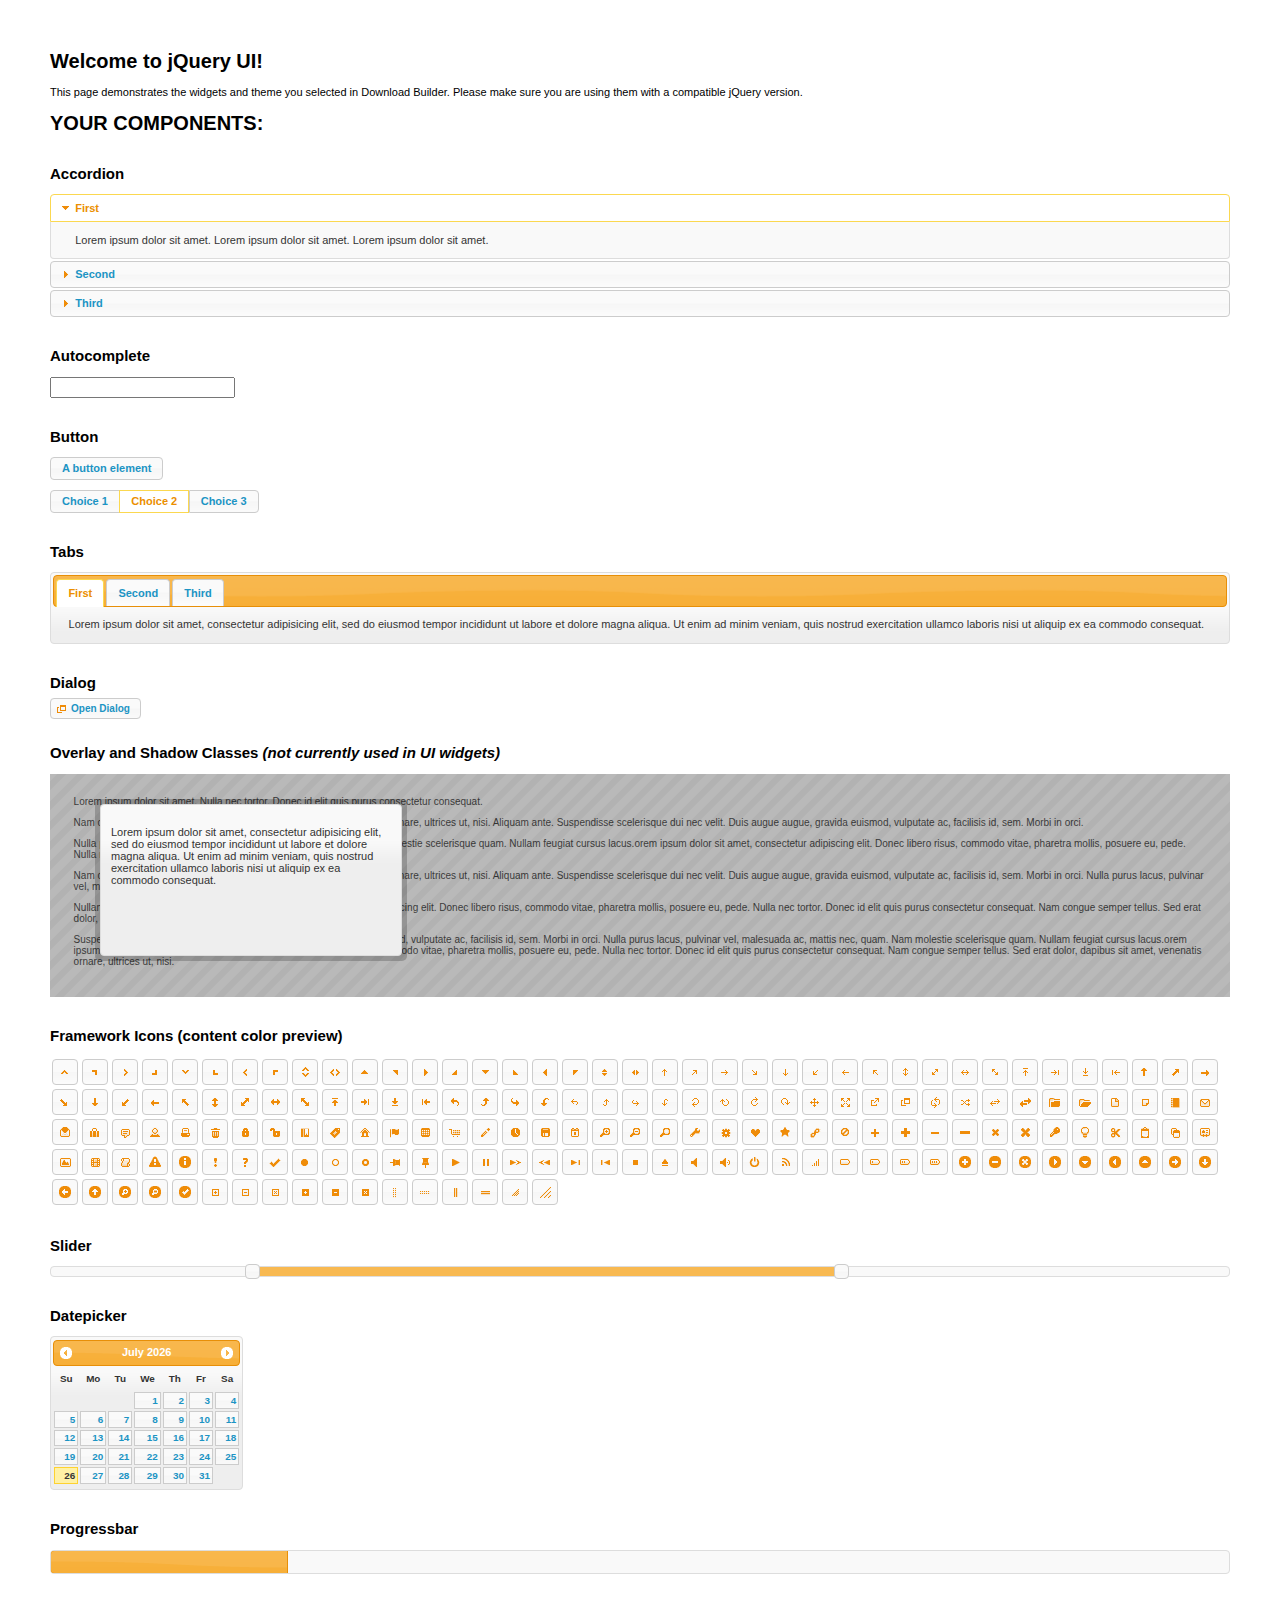
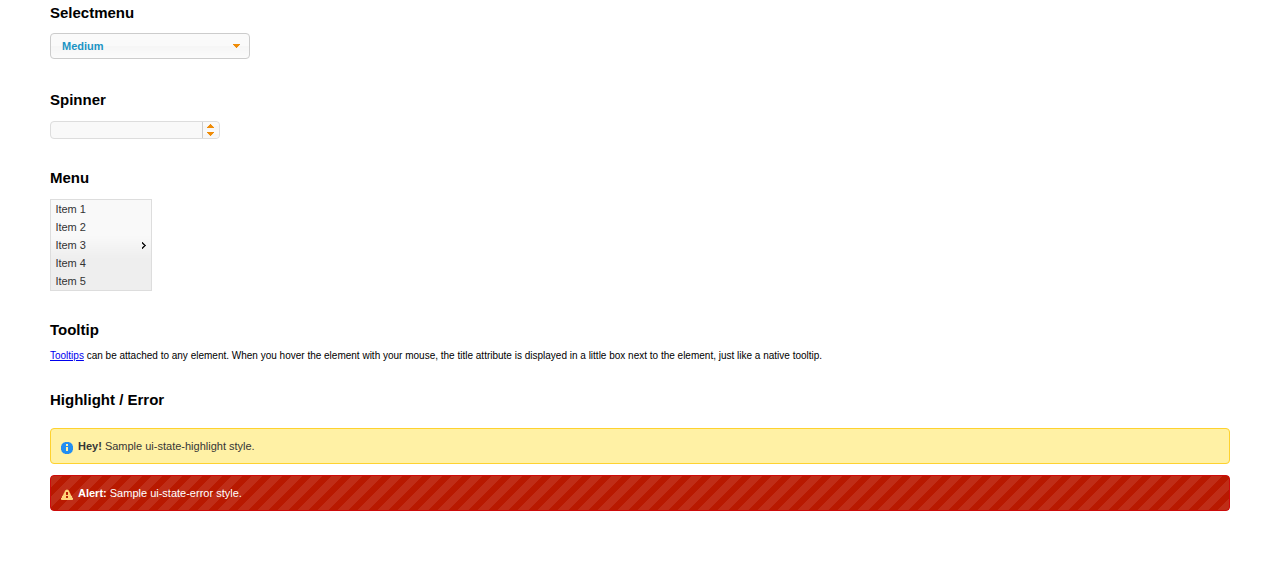
<file: ximpel/documentation/jquery-ui-1.11.4/index.html>
<!doctype html>
<html lang="us">
<head>
	<meta charset="utf-8">
	<title>jQuery UI Example Page</title>
	<link href="jquery-ui.css" rel="stylesheet">
	<style>
	body{
		font: 62.5% "Trebuchet MS", sans-serif;
		margin: 50px;
	}
	.demoHeaders {
		margin-top: 2em;
	}
	#dialog-link {
		padding: .4em 1em .4em 20px;
		text-decoration: none;
		position: relative;
	}
	#dialog-link span.ui-icon {
		margin: 0 5px 0 0;
		position: absolute;
		left: .2em;
		top: 50%;
		margin-top: -8px;
	}
	#icons {
		margin: 0;
		padding: 0;
	}
	#icons li {
		margin: 2px;
		position: relative;
		padding: 4px 0;
		cursor: pointer;
		float: left;
		list-style: none;
	}
	#icons span.ui-icon {
		float: left;
		margin: 0 4px;
	}
	.fakewindowcontain .ui-widget-overlay {
		position: absolute;
	}
	select {
		width: 200px;
	}
	</style>
</head>
<body>

<h1>Welcome to jQuery UI!</h1>

<div class="ui-widget">
	<p>This page demonstrates the widgets and theme you selected in Download Builder. Please make sure you are using them with a compatible jQuery version.</p>
</div>

<h1>YOUR COMPONENTS:</h1>


<!-- Accordion -->
<h2 class="demoHeaders">Accordion</h2>
<div id="accordion">
	<h3>First</h3>
	<div>Lorem ipsum dolor sit amet. Lorem ipsum dolor sit amet. Lorem ipsum dolor sit amet.</div>
	<h3>Second</h3>
	<div>Phasellus mattis tincidunt nibh.</div>
	<h3>Third</h3>
	<div>Nam dui erat, auctor a, dignissim quis.</div>
</div>



<!-- Autocomplete -->
<h2 class="demoHeaders">Autocomplete</h2>
<div>
	<input id="autocomplete" title="type &quot;a&quot;">
</div>



<!-- Button -->
<h2 class="demoHeaders">Button</h2>
<button id="button">A button element</button>
<form style="margin-top: 1em;">
	<div id="radioset">
		<input type="radio" id="radio1" name="radio"><label for="radio1">Choice 1</label>
		<input type="radio" id="radio2" name="radio" checked="checked"><label for="radio2">Choice 2</label>
		<input type="radio" id="radio3" name="radio"><label for="radio3">Choice 3</label>
	</div>
</form>



<!-- Tabs -->
<h2 class="demoHeaders">Tabs</h2>
<div id="tabs">
	<ul>
		<li><a href="#tabs-1">First</a></li>
		<li><a href="#tabs-2">Second</a></li>
		<li><a href="#tabs-3">Third</a></li>
	</ul>
	<div id="tabs-1">Lorem ipsum dolor sit amet, consectetur adipisicing elit, sed do eiusmod tempor incididunt ut labore et dolore magna aliqua. Ut enim ad minim veniam, quis nostrud exercitation ullamco laboris nisi ut aliquip ex ea commodo consequat.</div>
	<div id="tabs-2">Phasellus mattis tincidunt nibh. Cras orci urna, blandit id, pretium vel, aliquet ornare, felis. Maecenas scelerisque sem non nisl. Fusce sed lorem in enim dictum bibendum.</div>
	<div id="tabs-3">Nam dui erat, auctor a, dignissim quis, sollicitudin eu, felis. Pellentesque nisi urna, interdum eget, sagittis et, consequat vestibulum, lacus. Mauris porttitor ullamcorper augue.</div>
</div>



<!-- Dialog NOTE: Dialog is not generated by UI in this demo so it can be visually styled in themeroller-->
<h2 class="demoHeaders">Dialog</h2>
<p><a href="#" id="dialog-link" class="ui-state-default ui-corner-all"><span class="ui-icon ui-icon-newwin"></span>Open Dialog</a></p>

<h2 class="demoHeaders">Overlay and Shadow Classes <em>(not currently used in UI widgets)</em></h2>
<div style="position: relative; width: 96%; height: 200px; padding:1% 2%; overflow:hidden;" class="fakewindowcontain">
	<p>Lorem ipsum dolor sit amet,  Nulla nec tortor. Donec id elit quis purus consectetur consequat. </p><p>Nam congue semper tellus. Sed erat dolor, dapibus sit amet, venenatis ornare, ultrices ut, nisi. Aliquam ante. Suspendisse scelerisque dui nec velit. Duis augue augue, gravida euismod, vulputate ac, facilisis id, sem. Morbi in orci. </p><p>Nulla purus lacus, pulvinar vel, malesuada ac, mattis nec, quam. Nam molestie scelerisque quam. Nullam feugiat cursus lacus.orem ipsum dolor sit amet, consectetur adipiscing elit. Donec libero risus, commodo vitae, pharetra mollis, posuere eu, pede. Nulla nec tortor. Donec id elit quis purus consectetur consequat. </p><p>Nam congue semper tellus. Sed erat dolor, dapibus sit amet, venenatis ornare, ultrices ut, nisi. Aliquam ante. Suspendisse scelerisque dui nec velit. Duis augue augue, gravida euismod, vulputate ac, facilisis id, sem. Morbi in orci. Nulla purus lacus, pulvinar vel, malesuada ac, mattis nec, quam. Nam molestie scelerisque quam. </p><p>Nullam feugiat cursus lacus.orem ipsum dolor sit amet, consectetur adipiscing elit. Donec libero risus, commodo vitae, pharetra mollis, posuere eu, pede. Nulla nec tortor. Donec id elit quis purus consectetur consequat. Nam congue semper tellus. Sed erat dolor, dapibus sit amet, venenatis ornare, ultrices ut, nisi. Aliquam ante. </p><p>Suspendisse scelerisque dui nec velit. Duis augue augue, gravida euismod, vulputate ac, facilisis id, sem. Morbi in orci. Nulla purus lacus, pulvinar vel, malesuada ac, mattis nec, quam. Nam molestie scelerisque quam. Nullam feugiat cursus lacus.orem ipsum dolor sit amet, consectetur adipiscing elit. Donec libero risus, commodo vitae, pharetra mollis, posuere eu, pede. Nulla nec tortor. Donec id elit quis purus consectetur consequat. Nam congue semper tellus. Sed erat dolor, dapibus sit amet, venenatis ornare, ultrices ut, nisi. </p>

	<!-- ui-dialog -->
	<div class="ui-overlay"><div class="ui-widget-overlay"></div><div class="ui-widget-shadow ui-corner-all" style="width: 302px; height: 152px; position: absolute; left: 50px; top: 30px;"></div></div>
	<div style="position: absolute; width: 280px; height: 130px;left: 50px; top: 30px; padding: 10px;" class="ui-widget ui-widget-content ui-corner-all">
		<div class="ui-dialog-content ui-widget-content" style="background: none; border: 0;">
			<p>Lorem ipsum dolor sit amet, consectetur adipisicing elit, sed do eiusmod tempor incididunt ut labore et dolore magna aliqua. Ut enim ad minim veniam, quis nostrud exercitation ullamco laboris nisi ut aliquip ex ea commodo consequat.</p>
		</div>
	</div>

</div>

<!-- ui-dialog -->
<div id="dialog" title="Dialog Title">
	<p>Lorem ipsum dolor sit amet, consectetur adipisicing elit, sed do eiusmod tempor incididunt ut labore et dolore magna aliqua. Ut enim ad minim veniam, quis nostrud exercitation ullamco laboris nisi ut aliquip ex ea commodo consequat.</p>
</div>



<h2 class="demoHeaders">Framework Icons (content color preview)</h2>
<ul id="icons" class="ui-widget ui-helper-clearfix">
	<li class="ui-state-default ui-corner-all" title=".ui-icon-carat-1-n"><span class="ui-icon ui-icon-carat-1-n"></span></li>
	<li class="ui-state-default ui-corner-all" title=".ui-icon-carat-1-ne"><span class="ui-icon ui-icon-carat-1-ne"></span></li>
	<li class="ui-state-default ui-corner-all" title=".ui-icon-carat-1-e"><span class="ui-icon ui-icon-carat-1-e"></span></li>
	<li class="ui-state-default ui-corner-all" title=".ui-icon-carat-1-se"><span class="ui-icon ui-icon-carat-1-se"></span></li>
	<li class="ui-state-default ui-corner-all" title=".ui-icon-carat-1-s"><span class="ui-icon ui-icon-carat-1-s"></span></li>
	<li class="ui-state-default ui-corner-all" title=".ui-icon-carat-1-sw"><span class="ui-icon ui-icon-carat-1-sw"></span></li>
	<li class="ui-state-default ui-corner-all" title=".ui-icon-carat-1-w"><span class="ui-icon ui-icon-carat-1-w"></span></li>
	<li class="ui-state-default ui-corner-all" title=".ui-icon-carat-1-nw"><span class="ui-icon ui-icon-carat-1-nw"></span></li>
	<li class="ui-state-default ui-corner-all" title=".ui-icon-carat-2-n-s"><span class="ui-icon ui-icon-carat-2-n-s"></span></li>
	<li class="ui-state-default ui-corner-all" title=".ui-icon-carat-2-e-w"><span class="ui-icon ui-icon-carat-2-e-w"></span></li>
	<li class="ui-state-default ui-corner-all" title=".ui-icon-triangle-1-n"><span class="ui-icon ui-icon-triangle-1-n"></span></li>
	<li class="ui-state-default ui-corner-all" title=".ui-icon-triangle-1-ne"><span class="ui-icon ui-icon-triangle-1-ne"></span></li>
	<li class="ui-state-default ui-corner-all" title=".ui-icon-triangle-1-e"><span class="ui-icon ui-icon-triangle-1-e"></span></li>
	<li class="ui-state-default ui-corner-all" title=".ui-icon-triangle-1-se"><span class="ui-icon ui-icon-triangle-1-se"></span></li>
	<li class="ui-state-default ui-corner-all" title=".ui-icon-triangle-1-s"><span class="ui-icon ui-icon-triangle-1-s"></span></li>
	<li class="ui-state-default ui-corner-all" title=".ui-icon-triangle-1-sw"><span class="ui-icon ui-icon-triangle-1-sw"></span></li>
	<li class="ui-state-default ui-corner-all" title=".ui-icon-triangle-1-w"><span class="ui-icon ui-icon-triangle-1-w"></span></li>
	<li class="ui-state-default ui-corner-all" title=".ui-icon-triangle-1-nw"><span class="ui-icon ui-icon-triangle-1-nw"></span></li>
	<li class="ui-state-default ui-corner-all" title=".ui-icon-triangle-2-n-s"><span class="ui-icon ui-icon-triangle-2-n-s"></span></li>
	<li class="ui-state-default ui-corner-all" title=".ui-icon-triangle-2-e-w"><span class="ui-icon ui-icon-triangle-2-e-w"></span></li>
	<li class="ui-state-default ui-corner-all" title=".ui-icon-arrow-1-n"><span class="ui-icon ui-icon-arrow-1-n"></span></li>
	<li class="ui-state-default ui-corner-all" title=".ui-icon-arrow-1-ne"><span class="ui-icon ui-icon-arrow-1-ne"></span></li>
	<li class="ui-state-default ui-corner-all" title=".ui-icon-arrow-1-e"><span class="ui-icon ui-icon-arrow-1-e"></span></li>
	<li class="ui-state-default ui-corner-all" title=".ui-icon-arrow-1-se"><span class="ui-icon ui-icon-arrow-1-se"></span></li>
	<li class="ui-state-default ui-corner-all" title=".ui-icon-arrow-1-s"><span class="ui-icon ui-icon-arrow-1-s"></span></li>
	<li class="ui-state-default ui-corner-all" title=".ui-icon-arrow-1-sw"><span class="ui-icon ui-icon-arrow-1-sw"></span></li>
	<li class="ui-state-default ui-corner-all" title=".ui-icon-arrow-1-w"><span class="ui-icon ui-icon-arrow-1-w"></span></li>
	<li class="ui-state-default ui-corner-all" title=".ui-icon-arrow-1-nw"><span class="ui-icon ui-icon-arrow-1-nw"></span></li>
	<li class="ui-state-default ui-corner-all" title=".ui-icon-arrow-2-n-s"><span class="ui-icon ui-icon-arrow-2-n-s"></span></li>
	<li class="ui-state-default ui-corner-all" title=".ui-icon-arrow-2-ne-sw"><span class="ui-icon ui-icon-arrow-2-ne-sw"></span></li>
	<li class="ui-state-default ui-corner-all" title=".ui-icon-arrow-2-e-w"><span class="ui-icon ui-icon-arrow-2-e-w"></span></li>
	<li class="ui-state-default ui-corner-all" title=".ui-icon-arrow-2-se-nw"><span class="ui-icon ui-icon-arrow-2-se-nw"></span></li>
	<li class="ui-state-default ui-corner-all" title=".ui-icon-arrowstop-1-n"><span class="ui-icon ui-icon-arrowstop-1-n"></span></li>
	<li class="ui-state-default ui-corner-all" title=".ui-icon-arrowstop-1-e"><span class="ui-icon ui-icon-arrowstop-1-e"></span></li>
	<li class="ui-state-default ui-corner-all" title=".ui-icon-arrowstop-1-s"><span class="ui-icon ui-icon-arrowstop-1-s"></span></li>
	<li class="ui-state-default ui-corner-all" title=".ui-icon-arrowstop-1-w"><span class="ui-icon ui-icon-arrowstop-1-w"></span></li>
	<li class="ui-state-default ui-corner-all" title=".ui-icon-arrowthick-1-n"><span class="ui-icon ui-icon-arrowthick-1-n"></span></li>
	<li class="ui-state-default ui-corner-all" title=".ui-icon-arrowthick-1-ne"><span class="ui-icon ui-icon-arrowthick-1-ne"></span></li>
	<li class="ui-state-default ui-corner-all" title=".ui-icon-arrowthick-1-e"><span class="ui-icon ui-icon-arrowthick-1-e"></span></li>
	<li class="ui-state-default ui-corner-all" title=".ui-icon-arrowthick-1-se"><span class="ui-icon ui-icon-arrowthick-1-se"></span></li>
	<li class="ui-state-default ui-corner-all" title=".ui-icon-arrowthick-1-s"><span class="ui-icon ui-icon-arrowthick-1-s"></span></li>
	<li class="ui-state-default ui-corner-all" title=".ui-icon-arrowthick-1-sw"><span class="ui-icon ui-icon-arrowthick-1-sw"></span></li>
	<li class="ui-state-default ui-corner-all" title=".ui-icon-arrowthick-1-w"><span class="ui-icon ui-icon-arrowthick-1-w"></span></li>
	<li class="ui-state-default ui-corner-all" title=".ui-icon-arrowthick-1-nw"><span class="ui-icon ui-icon-arrowthick-1-nw"></span></li>
	<li class="ui-state-default ui-corner-all" title=".ui-icon-arrowthick-2-n-s"><span class="ui-icon ui-icon-arrowthick-2-n-s"></span></li>
	<li class="ui-state-default ui-corner-all" title=".ui-icon-arrowthick-2-ne-sw"><span class="ui-icon ui-icon-arrowthick-2-ne-sw"></span></li>
	<li class="ui-state-default ui-corner-all" title=".ui-icon-arrowthick-2-e-w"><span class="ui-icon ui-icon-arrowthick-2-e-w"></span></li>
	<li class="ui-state-default ui-corner-all" title=".ui-icon-arrowthick-2-se-nw"><span class="ui-icon ui-icon-arrowthick-2-se-nw"></span></li>
	<li class="ui-state-default ui-corner-all" title=".ui-icon-arrowthickstop-1-n"><span class="ui-icon ui-icon-arrowthickstop-1-n"></span></li>
	<li class="ui-state-default ui-corner-all" title=".ui-icon-arrowthickstop-1-e"><span class="ui-icon ui-icon-arrowthickstop-1-e"></span></li>
	<li class="ui-state-default ui-corner-all" title=".ui-icon-arrowthickstop-1-s"><span class="ui-icon ui-icon-arrowthickstop-1-s"></span></li>
	<li class="ui-state-default ui-corner-all" title=".ui-icon-arrowthickstop-1-w"><span class="ui-icon ui-icon-arrowthickstop-1-w"></span></li>
	<li class="ui-state-default ui-corner-all" title=".ui-icon-arrowreturnthick-1-w"><span class="ui-icon ui-icon-arrowreturnthick-1-w"></span></li>
	<li class="ui-state-default ui-corner-all" title=".ui-icon-arrowreturnthick-1-n"><span class="ui-icon ui-icon-arrowreturnthick-1-n"></span></li>
	<li class="ui-state-default ui-corner-all" title=".ui-icon-arrowreturnthick-1-e"><span class="ui-icon ui-icon-arrowreturnthick-1-e"></span></li>
	<li class="ui-state-default ui-corner-all" title=".ui-icon-arrowreturnthick-1-s"><span class="ui-icon ui-icon-arrowreturnthick-1-s"></span></li>
	<li class="ui-state-default ui-corner-all" title=".ui-icon-arrowreturn-1-w"><span class="ui-icon ui-icon-arrowreturn-1-w"></span></li>
	<li class="ui-state-default ui-corner-all" title=".ui-icon-arrowreturn-1-n"><span class="ui-icon ui-icon-arrowreturn-1-n"></span></li>
	<li class="ui-state-default ui-corner-all" title=".ui-icon-arrowreturn-1-e"><span class="ui-icon ui-icon-arrowreturn-1-e"></span></li>
	<li class="ui-state-default ui-corner-all" title=".ui-icon-arrowreturn-1-s"><span class="ui-icon ui-icon-arrowreturn-1-s"></span></li>
	<li class="ui-state-default ui-corner-all" title=".ui-icon-arrowrefresh-1-w"><span class="ui-icon ui-icon-arrowrefresh-1-w"></span></li>
	<li class="ui-state-default ui-corner-all" title=".ui-icon-arrowrefresh-1-n"><span class="ui-icon ui-icon-arrowrefresh-1-n"></span></li>
	<li class="ui-state-default ui-corner-all" title=".ui-icon-arrowrefresh-1-e"><span class="ui-icon ui-icon-arrowrefresh-1-e"></span></li>
	<li class="ui-state-default ui-corner-all" title=".ui-icon-arrowrefresh-1-s"><span class="ui-icon ui-icon-arrowrefresh-1-s"></span></li>
	<li class="ui-state-default ui-corner-all" title=".ui-icon-arrow-4"><span class="ui-icon ui-icon-arrow-4"></span></li>
	<li class="ui-state-default ui-corner-all" title=".ui-icon-arrow-4-diag"><span class="ui-icon ui-icon-arrow-4-diag"></span></li>
	<li class="ui-state-default ui-corner-all" title=".ui-icon-extlink"><span class="ui-icon ui-icon-extlink"></span></li>
	<li class="ui-state-default ui-corner-all" title=".ui-icon-newwin"><span class="ui-icon ui-icon-newwin"></span></li>
	<li class="ui-state-default ui-corner-all" title=".ui-icon-refresh"><span class="ui-icon ui-icon-refresh"></span></li>
	<li class="ui-state-default ui-corner-all" title=".ui-icon-shuffle"><span class="ui-icon ui-icon-shuffle"></span></li>
	<li class="ui-state-default ui-corner-all" title=".ui-icon-transfer-e-w"><span class="ui-icon ui-icon-transfer-e-w"></span></li>
	<li class="ui-state-default ui-corner-all" title=".ui-icon-transferthick-e-w"><span class="ui-icon ui-icon-transferthick-e-w"></span></li>
	<li class="ui-state-default ui-corner-all" title=".ui-icon-folder-collapsed"><span class="ui-icon ui-icon-folder-collapsed"></span></li>
	<li class="ui-state-default ui-corner-all" title=".ui-icon-folder-open"><span class="ui-icon ui-icon-folder-open"></span></li>
	<li class="ui-state-default ui-corner-all" title=".ui-icon-document"><span class="ui-icon ui-icon-document"></span></li>
	<li class="ui-state-default ui-corner-all" title=".ui-icon-document-b"><span class="ui-icon ui-icon-document-b"></span></li>
	<li class="ui-state-default ui-corner-all" title=".ui-icon-note"><span class="ui-icon ui-icon-note"></span></li>
	<li class="ui-state-default ui-corner-all" title=".ui-icon-mail-closed"><span class="ui-icon ui-icon-mail-closed"></span></li>
	<li class="ui-state-default ui-corner-all" title=".ui-icon-mail-open"><span class="ui-icon ui-icon-mail-open"></span></li>
	<li class="ui-state-default ui-corner-all" title=".ui-icon-suitcase"><span class="ui-icon ui-icon-suitcase"></span></li>
	<li class="ui-state-default ui-corner-all" title=".ui-icon-comment"><span class="ui-icon ui-icon-comment"></span></li>
	<li class="ui-state-default ui-corner-all" title=".ui-icon-person"><span class="ui-icon ui-icon-person"></span></li>
	<li class="ui-state-default ui-corner-all" title=".ui-icon-print"><span class="ui-icon ui-icon-print"></span></li>
	<li class="ui-state-default ui-corner-all" title=".ui-icon-trash"><span class="ui-icon ui-icon-trash"></span></li>
	<li class="ui-state-default ui-corner-all" title=".ui-icon-locked"><span class="ui-icon ui-icon-locked"></span></li>
	<li class="ui-state-default ui-corner-all" title=".ui-icon-unlocked"><span class="ui-icon ui-icon-unlocked"></span></li>
	<li class="ui-state-default ui-corner-all" title=".ui-icon-bookmark"><span class="ui-icon ui-icon-bookmark"></span></li>
	<li class="ui-state-default ui-corner-all" title=".ui-icon-tag"><span class="ui-icon ui-icon-tag"></span></li>
	<li class="ui-state-default ui-corner-all" title=".ui-icon-home"><span class="ui-icon ui-icon-home"></span></li>
	<li class="ui-state-default ui-corner-all" title=".ui-icon-flag"><span class="ui-icon ui-icon-flag"></span></li>
	<li class="ui-state-default ui-corner-all" title=".ui-icon-calculator"><span class="ui-icon ui-icon-calculator"></span></li>
	<li class="ui-state-default ui-corner-all" title=".ui-icon-cart"><span class="ui-icon ui-icon-cart"></span></li>
	<li class="ui-state-default ui-corner-all" title=".ui-icon-pencil"><span class="ui-icon ui-icon-pencil"></span></li>
	<li class="ui-state-default ui-corner-all" title=".ui-icon-clock"><span class="ui-icon ui-icon-clock"></span></li>
	<li class="ui-state-default ui-corner-all" title=".ui-icon-disk"><span class="ui-icon ui-icon-disk"></span></li>
	<li class="ui-state-default ui-corner-all" title=".ui-icon-calendar"><span class="ui-icon ui-icon-calendar"></span></li>
	<li class="ui-state-default ui-corner-all" title=".ui-icon-zoomin"><span class="ui-icon ui-icon-zoomin"></span></li>
	<li class="ui-state-default ui-corner-all" title=".ui-icon-zoomout"><span class="ui-icon ui-icon-zoomout"></span></li>
	<li class="ui-state-default ui-corner-all" title=".ui-icon-search"><span class="ui-icon ui-icon-search"></span></li>
	<li class="ui-state-default ui-corner-all" title=".ui-icon-wrench"><span class="ui-icon ui-icon-wrench"></span></li>
	<li class="ui-state-default ui-corner-all" title=".ui-icon-gear"><span class="ui-icon ui-icon-gear"></span></li>
	<li class="ui-state-default ui-corner-all" title=".ui-icon-heart"><span class="ui-icon ui-icon-heart"></span></li>
	<li class="ui-state-default ui-corner-all" title=".ui-icon-star"><span class="ui-icon ui-icon-star"></span></li>
	<li class="ui-state-default ui-corner-all" title=".ui-icon-link"><span class="ui-icon ui-icon-link"></span></li>
	<li class="ui-state-default ui-corner-all" title=".ui-icon-cancel"><span class="ui-icon ui-icon-cancel"></span></li>
	<li class="ui-state-default ui-corner-all" title=".ui-icon-plus"><span class="ui-icon ui-icon-plus"></span></li>
	<li class="ui-state-default ui-corner-all" title=".ui-icon-plusthick"><span class="ui-icon ui-icon-plusthick"></span></li>
	<li class="ui-state-default ui-corner-all" title=".ui-icon-minus"><span class="ui-icon ui-icon-minus"></span></li>
	<li class="ui-state-default ui-corner-all" title=".ui-icon-minusthick"><span class="ui-icon ui-icon-minusthick"></span></li>
	<li class="ui-state-default ui-corner-all" title=".ui-icon-close"><span class="ui-icon ui-icon-close"></span></li>
	<li class="ui-state-default ui-corner-all" title=".ui-icon-closethick"><span class="ui-icon ui-icon-closethick"></span></li>
	<li class="ui-state-default ui-corner-all" title=".ui-icon-key"><span class="ui-icon ui-icon-key"></span></li>
	<li class="ui-state-default ui-corner-all" title=".ui-icon-lightbulb"><span class="ui-icon ui-icon-lightbulb"></span></li>
	<li class="ui-state-default ui-corner-all" title=".ui-icon-scissors"><span class="ui-icon ui-icon-scissors"></span></li>
	<li class="ui-state-default ui-corner-all" title=".ui-icon-clipboard"><span class="ui-icon ui-icon-clipboard"></span></li>
	<li class="ui-state-default ui-corner-all" title=".ui-icon-copy"><span class="ui-icon ui-icon-copy"></span></li>
	<li class="ui-state-default ui-corner-all" title=".ui-icon-contact"><span class="ui-icon ui-icon-contact"></span></li>
	<li class="ui-state-default ui-corner-all" title=".ui-icon-image"><span class="ui-icon ui-icon-image"></span></li>
	<li class="ui-state-default ui-corner-all" title=".ui-icon-video"><span class="ui-icon ui-icon-video"></span></li>
	<li class="ui-state-default ui-corner-all" title=".ui-icon-script"><span class="ui-icon ui-icon-script"></span></li>
	<li class="ui-state-default ui-corner-all" title=".ui-icon-alert"><span class="ui-icon ui-icon-alert"></span></li>
	<li class="ui-state-default ui-corner-all" title=".ui-icon-info"><span class="ui-icon ui-icon-info"></span></li>
	<li class="ui-state-default ui-corner-all" title=".ui-icon-notice"><span class="ui-icon ui-icon-notice"></span></li>
	<li class="ui-state-default ui-corner-all" title=".ui-icon-help"><span class="ui-icon ui-icon-help"></span></li>
	<li class="ui-state-default ui-corner-all" title=".ui-icon-check"><span class="ui-icon ui-icon-check"></span></li>
	<li class="ui-state-default ui-corner-all" title=".ui-icon-bullet"><span class="ui-icon ui-icon-bullet"></span></li>
	<li class="ui-state-default ui-corner-all" title=".ui-icon-radio-off"><span class="ui-icon ui-icon-radio-off"></span></li>
	<li class="ui-state-default ui-corner-all" title=".ui-icon-radio-on"><span class="ui-icon ui-icon-radio-on"></span></li>
	<li class="ui-state-default ui-corner-all" title=".ui-icon-pin-w"><span class="ui-icon ui-icon-pin-w"></span></li>
	<li class="ui-state-default ui-corner-all" title=".ui-icon-pin-s"><span class="ui-icon ui-icon-pin-s"></span></li>
	<li class="ui-state-default ui-corner-all" title=".ui-icon-play"><span class="ui-icon ui-icon-play"></span></li>
	<li class="ui-state-default ui-corner-all" title=".ui-icon-pause"><span class="ui-icon ui-icon-pause"></span></li>
	<li class="ui-state-default ui-corner-all" title=".ui-icon-seek-next"><span class="ui-icon ui-icon-seek-next"></span></li>
	<li class="ui-state-default ui-corner-all" title=".ui-icon-seek-prev"><span class="ui-icon ui-icon-seek-prev"></span></li>
	<li class="ui-state-default ui-corner-all" title=".ui-icon-seek-end"><span class="ui-icon ui-icon-seek-end"></span></li>
	<li class="ui-state-default ui-corner-all" title=".ui-icon-seek-first"><span class="ui-icon ui-icon-seek-first"></span></li>
	<li class="ui-state-default ui-corner-all" title=".ui-icon-stop"><span class="ui-icon ui-icon-stop"></span></li>
	<li class="ui-state-default ui-corner-all" title=".ui-icon-eject"><span class="ui-icon ui-icon-eject"></span></li>
	<li class="ui-state-default ui-corner-all" title=".ui-icon-volume-off"><span class="ui-icon ui-icon-volume-off"></span></li>
	<li class="ui-state-default ui-corner-all" title=".ui-icon-volume-on"><span class="ui-icon ui-icon-volume-on"></span></li>
	<li class="ui-state-default ui-corner-all" title=".ui-icon-power"><span class="ui-icon ui-icon-power"></span></li>
	<li class="ui-state-default ui-corner-all" title=".ui-icon-signal-diag"><span class="ui-icon ui-icon-signal-diag"></span></li>
	<li class="ui-state-default ui-corner-all" title=".ui-icon-signal"><span class="ui-icon ui-icon-signal"></span></li>
	<li class="ui-state-default ui-corner-all" title=".ui-icon-battery-0"><span class="ui-icon ui-icon-battery-0"></span></li>
	<li class="ui-state-default ui-corner-all" title=".ui-icon-battery-1"><span class="ui-icon ui-icon-battery-1"></span></li>
	<li class="ui-state-default ui-corner-all" title=".ui-icon-battery-2"><span class="ui-icon ui-icon-battery-2"></span></li>
	<li class="ui-state-default ui-corner-all" title=".ui-icon-battery-3"><span class="ui-icon ui-icon-battery-3"></span></li>
	<li class="ui-state-default ui-corner-all" title=".ui-icon-circle-plus"><span class="ui-icon ui-icon-circle-plus"></span></li>
	<li class="ui-state-default ui-corner-all" title=".ui-icon-circle-minus"><span class="ui-icon ui-icon-circle-minus"></span></li>
	<li class="ui-state-default ui-corner-all" title=".ui-icon-circle-close"><span class="ui-icon ui-icon-circle-close"></span></li>
	<li class="ui-state-default ui-corner-all" title=".ui-icon-circle-triangle-e"><span class="ui-icon ui-icon-circle-triangle-e"></span></li>
	<li class="ui-state-default ui-corner-all" title=".ui-icon-circle-triangle-s"><span class="ui-icon ui-icon-circle-triangle-s"></span></li>
	<li class="ui-state-default ui-corner-all" title=".ui-icon-circle-triangle-w"><span class="ui-icon ui-icon-circle-triangle-w"></span></li>
	<li class="ui-state-default ui-corner-all" title=".ui-icon-circle-triangle-n"><span class="ui-icon ui-icon-circle-triangle-n"></span></li>
	<li class="ui-state-default ui-corner-all" title=".ui-icon-circle-arrow-e"><span class="ui-icon ui-icon-circle-arrow-e"></span></li>
	<li class="ui-state-default ui-corner-all" title=".ui-icon-circle-arrow-s"><span class="ui-icon ui-icon-circle-arrow-s"></span></li>
	<li class="ui-state-default ui-corner-all" title=".ui-icon-circle-arrow-w"><span class="ui-icon ui-icon-circle-arrow-w"></span></li>
	<li class="ui-state-default ui-corner-all" title=".ui-icon-circle-arrow-n"><span class="ui-icon ui-icon-circle-arrow-n"></span></li>
	<li class="ui-state-default ui-corner-all" title=".ui-icon-circle-zoomin"><span class="ui-icon ui-icon-circle-zoomin"></span></li>
	<li class="ui-state-default ui-corner-all" title=".ui-icon-circle-zoomout"><span class="ui-icon ui-icon-circle-zoomout"></span></li>
	<li class="ui-state-default ui-corner-all" title=".ui-icon-circle-check"><span class="ui-icon ui-icon-circle-check"></span></li>
	<li class="ui-state-default ui-corner-all" title=".ui-icon-circlesmall-plus"><span class="ui-icon ui-icon-circlesmall-plus"></span></li>
	<li class="ui-state-default ui-corner-all" title=".ui-icon-circlesmall-minus"><span class="ui-icon ui-icon-circlesmall-minus"></span></li>
	<li class="ui-state-default ui-corner-all" title=".ui-icon-circlesmall-close"><span class="ui-icon ui-icon-circlesmall-close"></span></li>
	<li class="ui-state-default ui-corner-all" title=".ui-icon-squaresmall-plus"><span class="ui-icon ui-icon-squaresmall-plus"></span></li>
	<li class="ui-state-default ui-corner-all" title=".ui-icon-squaresmall-minus"><span class="ui-icon ui-icon-squaresmall-minus"></span></li>
	<li class="ui-state-default ui-corner-all" title=".ui-icon-squaresmall-close"><span class="ui-icon ui-icon-squaresmall-close"></span></li>
	<li class="ui-state-default ui-corner-all" title=".ui-icon-grip-dotted-vertical"><span class="ui-icon ui-icon-grip-dotted-vertical"></span></li>
	<li class="ui-state-default ui-corner-all" title=".ui-icon-grip-dotted-horizontal"><span class="ui-icon ui-icon-grip-dotted-horizontal"></span></li>
	<li class="ui-state-default ui-corner-all" title=".ui-icon-grip-solid-vertical"><span class="ui-icon ui-icon-grip-solid-vertical"></span></li>
	<li class="ui-state-default ui-corner-all" title=".ui-icon-grip-solid-horizontal"><span class="ui-icon ui-icon-grip-solid-horizontal"></span></li>
	<li class="ui-state-default ui-corner-all" title=".ui-icon-gripsmall-diagonal-se"><span class="ui-icon ui-icon-gripsmall-diagonal-se"></span></li>
	<li class="ui-state-default ui-corner-all" title=".ui-icon-grip-diagonal-se"><span class="ui-icon ui-icon-grip-diagonal-se"></span></li>
</ul>


<!-- Slider -->
<h2 class="demoHeaders">Slider</h2>
<div id="slider"></div>



<!-- Datepicker -->
<h2 class="demoHeaders">Datepicker</h2>
<div id="datepicker"></div>



<!-- Progressbar -->
<h2 class="demoHeaders">Progressbar</h2>
<div id="progressbar"></div>



<!-- Progressbar -->
<h2 class="demoHeaders">Selectmenu</h2>
<select id="selectmenu">
	<option>Slower</option>
	<option>Slow</option>
	<option selected="selected">Medium</option>
	<option>Fast</option>
	<option>Faster</option>
</select>



<!-- Spinner -->
<h2 class="demoHeaders">Spinner</h2>
<input id="spinner">



<!-- Menu -->
<h2 class="demoHeaders">Menu</h2>
<ul style="width:100px;" id="menu">
	<li>Item 1</li>
	<li>Item 2</li>
	<li>Item 3
		<ul>
			<li>Item 3-1</li>
			<li>Item 3-2</li>
			<li>Item 3-3</li>
			<li>Item 3-4</li>
			<li>Item 3-5</li>
		</ul>
	</li>
	<li>Item 4</li>
	<li>Item 5</li>
</ul>



<!-- Tooltip -->
<h2 class="demoHeaders">Tooltip</h2>
<p id="tooltip">
	<a href="#" title="That&apos;s what this widget is">Tooltips</a> can be attached to any element. When you hover
the element with your mouse, the title attribute is displayed in a little box next to the element, just like a native tooltip.
</p>


<!-- Highlight / Error -->
<h2 class="demoHeaders">Highlight / Error</h2>
<div class="ui-widget">
	<div class="ui-state-highlight ui-corner-all" style="margin-top: 20px; padding: 0 .7em;">
		<p><span class="ui-icon ui-icon-info" style="float: left; margin-right: .3em;"></span>
		<strong>Hey!</strong> Sample ui-state-highlight style.</p>
	</div>
</div>
<br>
<div class="ui-widget">
	<div class="ui-state-error ui-corner-all" style="padding: 0 .7em;">
		<p><span class="ui-icon ui-icon-alert" style="float: left; margin-right: .3em;"></span>
		<strong>Alert:</strong> Sample ui-state-error style.</p>
	</div>
</div>

<script src="external/jquery/jquery.js"></script>
<script src="jquery-ui.js"></script>
<script>

$( "#accordion" ).accordion();



var availableTags = [
	"ActionScript",
	"AppleScript",
	"Asp",
	"BASIC",
	"C",
	"C++",
	"Clojure",
	"COBOL",
	"ColdFusion",
	"Erlang",
	"Fortran",
	"Groovy",
	"Haskell",
	"Java",
	"JavaScript",
	"Lisp",
	"Perl",
	"PHP",
	"Python",
	"Ruby",
	"Scala",
	"Scheme"
];
$( "#autocomplete" ).autocomplete({
	source: availableTags
});



$( "#button" ).button();
$( "#radioset" ).buttonset();



$( "#tabs" ).tabs();



$( "#dialog" ).dialog({
	autoOpen: false,
	width: 400,
	buttons: [
		{
			text: "Ok",
			click: function() {
				$( this ).dialog( "close" );
			}
		},
		{
			text: "Cancel",
			click: function() {
				$( this ).dialog( "close" );
			}
		}
	]
});

// Link to open the dialog
$( "#dialog-link" ).click(function( event ) {
	$( "#dialog" ).dialog( "open" );
	event.preventDefault();
});



$( "#datepicker" ).datepicker({
	inline: true
});



$( "#slider" ).slider({
	range: true,
	values: [ 17, 67 ]
});



$( "#progressbar" ).progressbar({
	value: 20
});



$( "#spinner" ).spinner();



$( "#menu" ).menu();



$( "#tooltip" ).tooltip();



$( "#selectmenu" ).selectmenu();


// Hover states on the static widgets
$( "#dialog-link, #icons li" ).hover(
	function() {
		$( this ).addClass( "ui-state-hover" );
	},
	function() {
		$( this ).removeClass( "ui-state-hover" );
	}
);
</script>
</body>
</html>
</file>
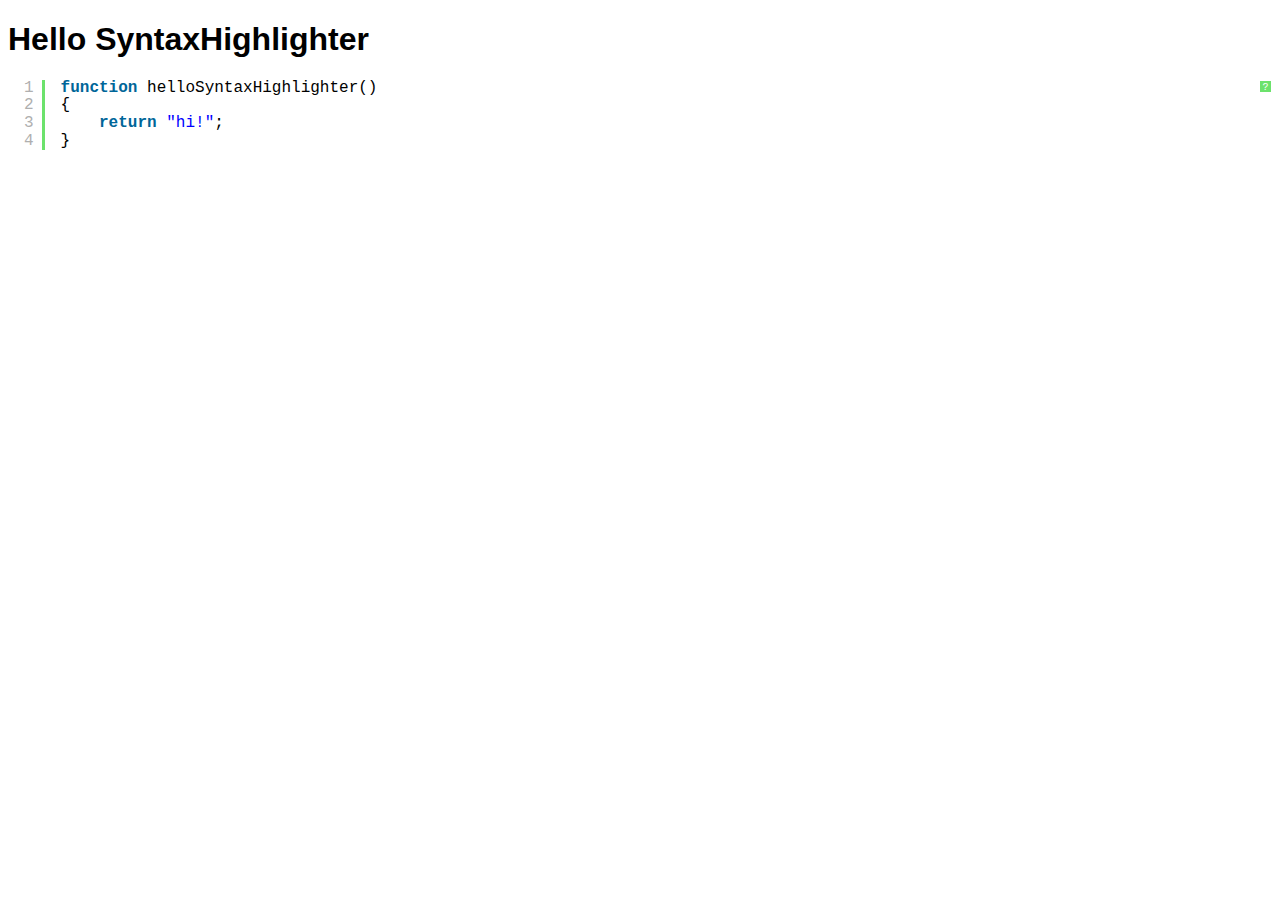
<file: ximpel/documentation/syntaxhighlighter_3.0.83/index.html>
<!DOCTYPE html PUBLIC "-//W3C//DTD XHTML 1.0 Strict//EN" "http://www.w3.org/TR/xhtml1/DTD/xhtml1-strict.dtd">
<html xmlns="http://www.w3.org/1999/xhtml" xml:lang="en" lang="en">
<head>
	<meta http-equiv="Content-Type" content="text/html; charset=UTF-8" />
	<title>Hello SyntaxHighlighter</title>
	<script type="text/javascript" src="scripts/shCore.js"></script>
	<script type="text/javascript" src="scripts/shBrushJScript.js"></script>
	<link type="text/css" rel="stylesheet" href="styles/shCoreDefault.css"/>
	<script type="text/javascript">SyntaxHighlighter.all();</script>
</head>

<body style="background: white; font-family: Helvetica">

<h1>Hello SyntaxHighlighter</h1>
<pre class="brush: js;">
function helloSyntaxHighlighter()
{
	return "hi!";
}
</pre>

</html>
</file>
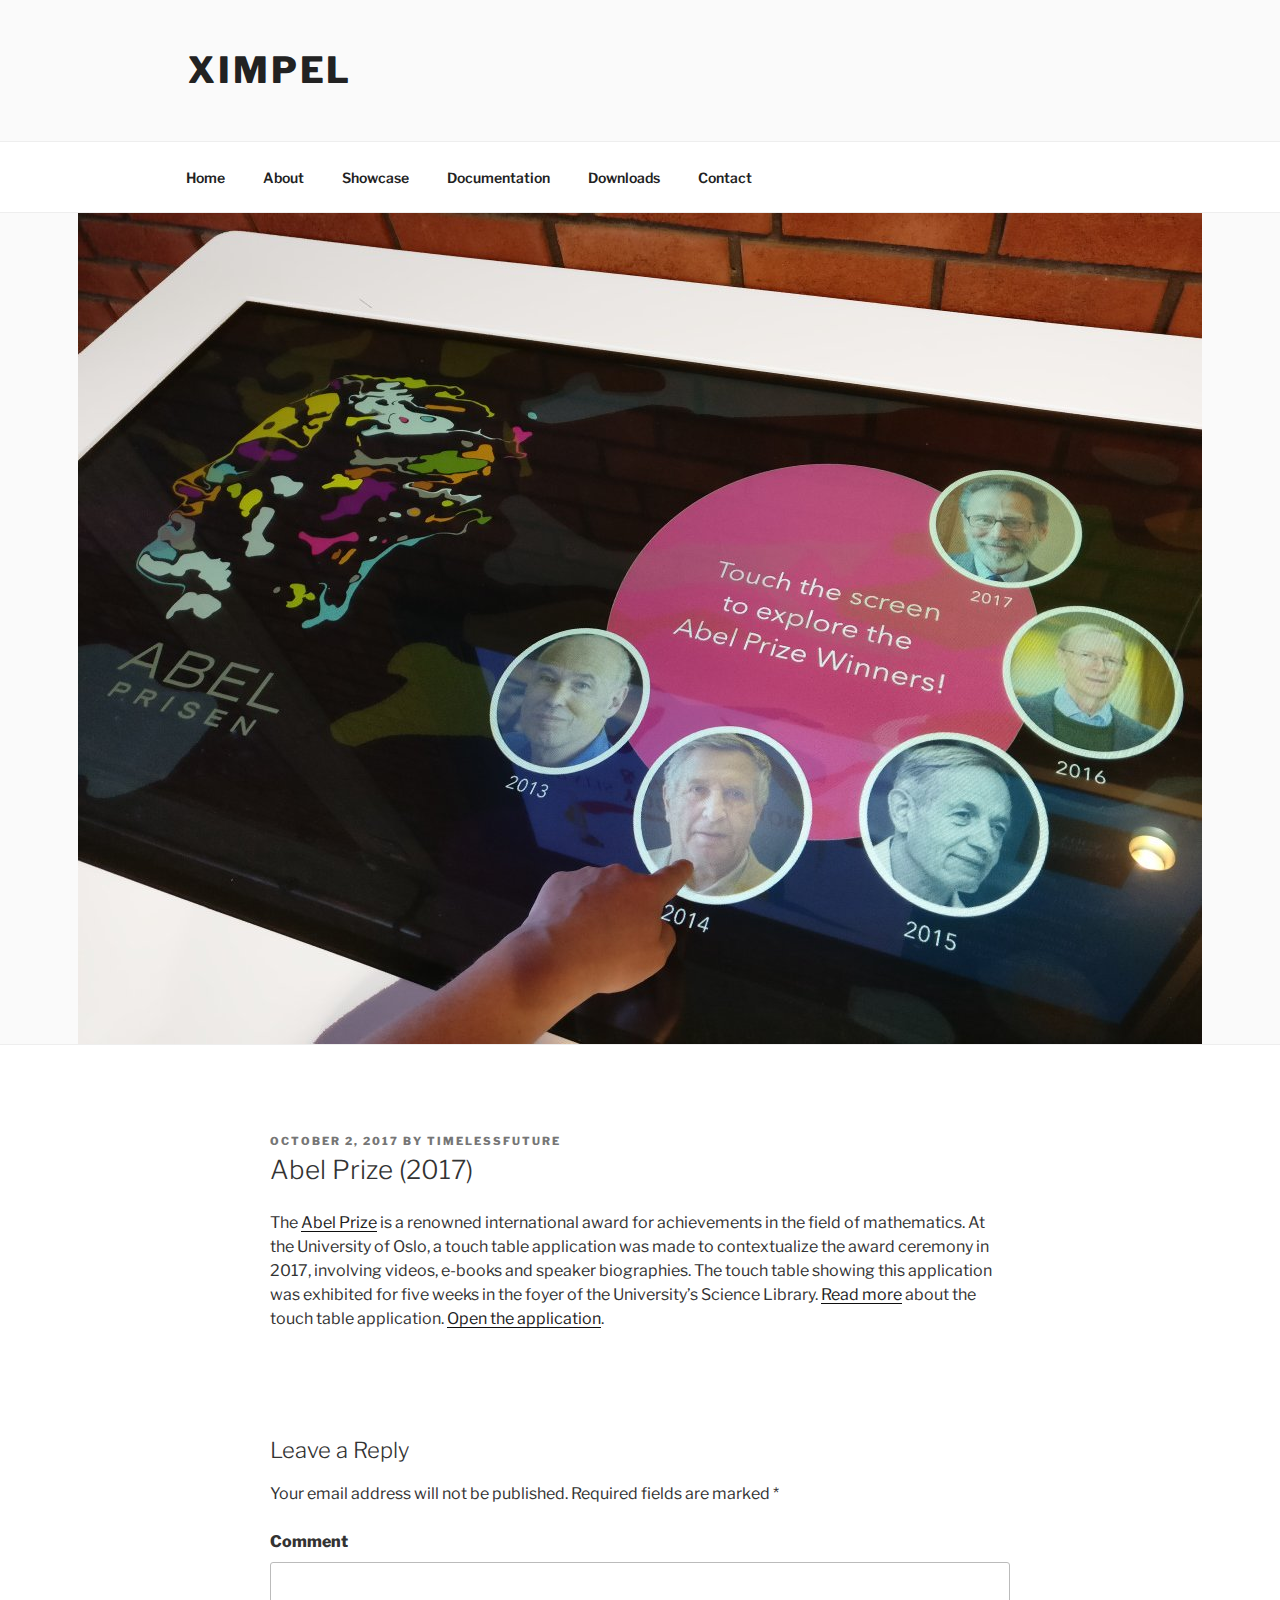
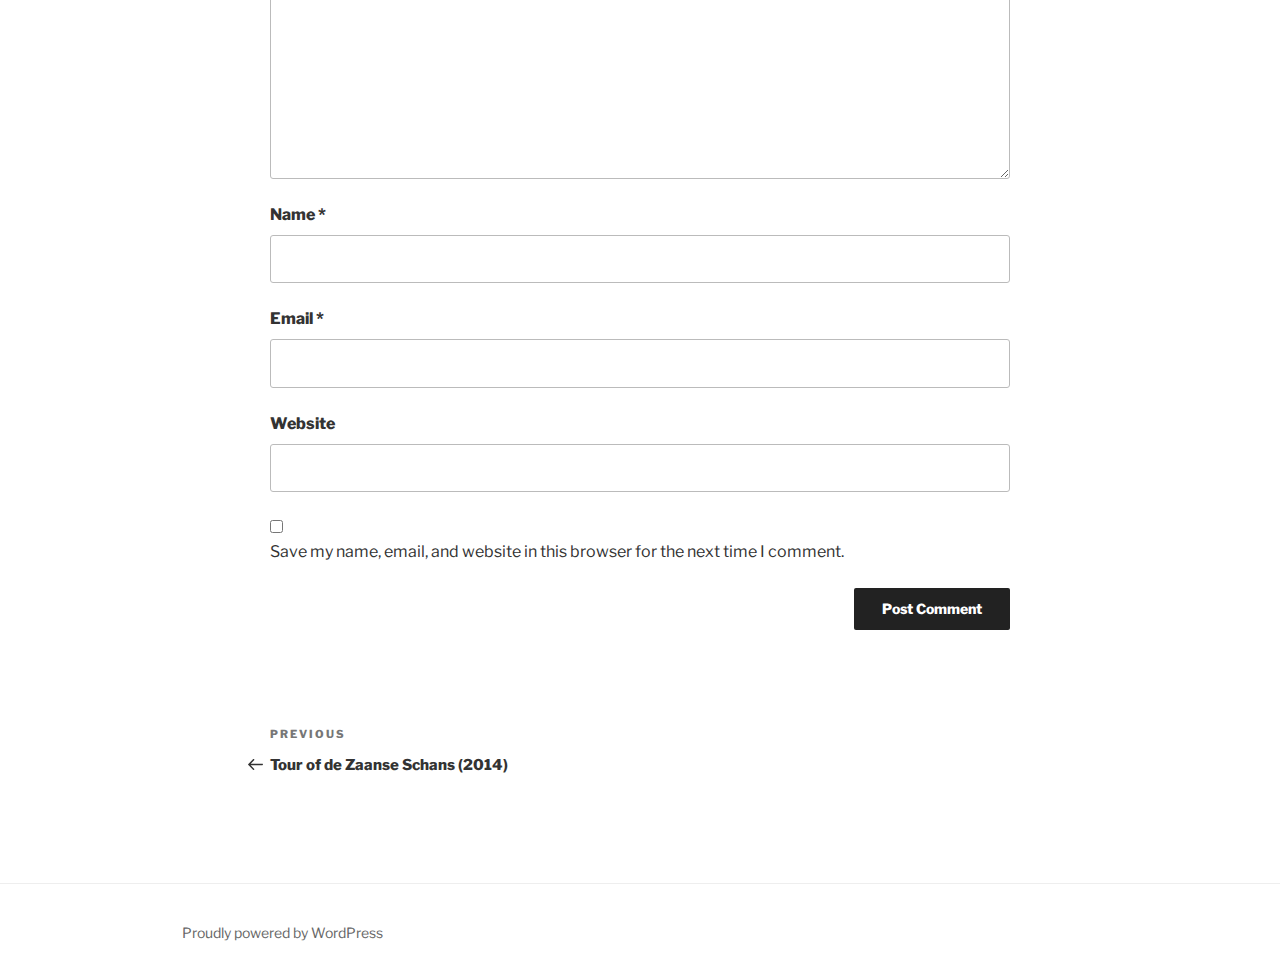
<file: ximpel/showcase/abel-prize-touch-app/index.html>
<!DOCTYPE html>
<html lang="en-US" class="no-js no-svg">
<head>
<meta charset="UTF-8">
<meta name="viewport" content="width=device-width, initial-scale=1">
<link rel="profile" href="http://gmpg.org/xfn/11">

<script>(function(html){html.className = html.className.replace(/\bno-js\b/,'js')})(document.documentElement);</script>
<title>Abel Prize (2017) &#8211; XIMPEL</title>
<link rel='dns-prefetch' href='http://fonts.googleapis.com/' />
<link rel='dns-prefetch' href='http://s.w.org/' />
<link href='https://fonts.gstatic.com' crossorigin rel='preconnect' />
<link rel="alternate" type="application/rss+xml" title="XIMPEL &raquo; Feed" href="../feed/index.html" />
<link rel="alternate" type="application/rss+xml" title="XIMPEL &raquo; Comments Feed" href="../comments/feed/index.html" />
<link rel="alternate" type="application/rss+xml" title="XIMPEL &raquo; Abel Prize (2017) Comments Feed" href="feed/index.html" />
		<script type="text/javascript">
			window._wpemojiSettings = {"baseUrl":"https:\/\/s.w.org\/images\/core\/emoji\/2.4\/72x72\/","ext":".png","svgUrl":"https:\/\/s.w.org\/images\/core\/emoji\/2.4\/svg\/","svgExt":".svg","source":{"concatemoji":"http:\/\/www.ximpel.net\/wp-includes\/js\/wp-emoji-release.min.js?ver=4.9.6"}};
			!function(a,b,c){function d(a,b){var c=String.fromCharCode;l.clearRect(0,0,k.width,k.height),l.fillText(c.apply(this,a),0,0);var d=k.toDataURL();l.clearRect(0,0,k.width,k.height),l.fillText(c.apply(this,b),0,0);var e=k.toDataURL();return d===e}function e(a){var b;if(!l||!l.fillText)return!1;switch(l.textBaseline="top",l.font="600 32px Arial",a){case"flag":return!(b=d([55356,56826,55356,56819],[55356,56826,8203,55356,56819]))&&(b=d([55356,57332,56128,56423,56128,56418,56128,56421,56128,56430,56128,56423,56128,56447],[55356,57332,8203,56128,56423,8203,56128,56418,8203,56128,56421,8203,56128,56430,8203,56128,56423,8203,56128,56447]),!b);case"emoji":return b=d([55357,56692,8205,9792,65039],[55357,56692,8203,9792,65039]),!b}return!1}function f(a){var c=b.createElement("script");c.src=a,c.defer=c.type="text/javascript",b.getElementsByTagName("head")[0].appendChild(c)}var g,h,i,j,k=b.createElement("canvas"),l=k.getContext&&k.getContext("2d");for(j=Array("flag","emoji"),c.supports={everything:!0,everythingExceptFlag:!0},i=0;i<j.length;i++)c.supports[j[i]]=e(j[i]),c.supports.everything=c.supports.everything&&c.supports[j[i]],"flag"!==j[i]&&(c.supports.everythingExceptFlag=c.supports.everythingExceptFlag&&c.supports[j[i]]);c.supports.everythingExceptFlag=c.supports.everythingExceptFlag&&!c.supports.flag,c.DOMReady=!1,c.readyCallback=function(){c.DOMReady=!0},c.supports.everything||(h=function(){c.readyCallback()},b.addEventListener?(b.addEventListener("DOMContentLoaded",h,!1),a.addEventListener("load",h,!1)):(a.attachEvent("onload",h),b.attachEvent("onreadystatechange",function(){"complete"===b.readyState&&c.readyCallback()})),g=c.source||{},g.concatemoji?f(g.concatemoji):g.wpemoji&&g.twemoji&&(f(g.twemoji),f(g.wpemoji)))}(window,document,window._wpemojiSettings);
		</script>
		<style type="text/css">
img.wp-smiley,
img.emoji {
	display: inline !important;
	border: none !important;
	box-shadow: none !important;
	height: 1em !important;
	width: 1em !important;
	margin: 0 .07em !important;
	vertical-align: -0.1em !important;
	background: none !important;
	padding: 0 !important;
}
</style>
<link rel='stylesheet' id='twentyseventeen-fonts-css'  href='https://fonts.googleapis.com/css?family=Libre+Franklin%3A300%2C300i%2C400%2C400i%2C600%2C600i%2C800%2C800i&#038;subset=latin%2Clatin-ext' type='text/css' media='all' />
<link rel='stylesheet' id='twentyseventeen-style-css'  href='../wp-content/themes/twentyseventeen/style.css?ver=4.9.6' type='text/css' media='all' />
<!--[if lt IE 9]>
<link rel='stylesheet' id='twentyseventeen-ie8-css'  href='http://www.ximpel.net/wp-content/themes/twentyseventeen/assets/css/ie8.css?ver=1.0' type='text/css' media='all' />
<![endif]-->
<!--[if lt IE 9]>
<script type='text/javascript' src='http://www.ximpel.net/wp-content/themes/twentyseventeen/assets/js/html5.js?ver=3.7.3'></script>
<![endif]-->
<script type='text/javascript' src='../wp-includes/js/jquery/jquery.js?ver=1.12.4'></script>
<script type='text/javascript' src='../wp-includes/js/jquery/jquery-migrate.min.js?ver=1.4.1'></script>
<link rel='https://api.w.org/' href='../wp-json/index.html' />
<link rel="EditURI" type="application/rsd+xml" title="RSD" href="../xmlrpc.php?rsd" />
<link rel="wlwmanifest" type="application/wlwmanifest+xml" href="../wp-includes/wlwmanifest.xml" /> 
<link rel='prev' title='Tour of de Zaanse Schans (2014)' href='../index.html?p=67' />
<meta name="generator" content="WordPress 4.9.6" />
<link rel="canonical" href="../index.html?p=7" />
<link rel='shortlink' href='../index.html?p=7' />
<link rel="alternate" type="application/json+oembed" href="../wp-json/oembed/1.0/embed?url=http:%252F%252Fwww.ximpel.net%252Fabel-prize-touch-app%252F" />
<link rel="alternate" type="text/xml+oembed" href="../wp-json/oembed/1.0/embed?url=http:%252F%252Fwww.ximpel.net%252Fabel-prize-touch-app%252F&amp;format=xml" />
<link rel="pingback" href="http://www.ximpel.net/xmlrpc.php">
</head>

<body class="post-template-default single single-post postid-7 single-format-standard colors-light">
<div id="page" class="site">
	<a class="skip-link screen-reader-text" href="../index.html?p=7#content">Skip to content</a>

	<header id="masthead" class="site-header" role="banner">

		<div class="custom-header">

		<div class="custom-header-media">
					</div>

	<div class="site-branding">
	<div class="wrap">

		
		<div class="site-branding-text">
							<p class="site-title"><a href="../index.html" rel="home">XIMPEL</a></p>
			
					</div><!-- .site-branding-text -->

		
	</div><!-- .wrap -->
</div><!-- .site-branding -->

</div><!-- .custom-header -->

					<div class="navigation-top">
				<div class="wrap">
					<nav id="site-navigation" class="main-navigation" role="navigation" aria-label="Top Menu">
	<button class="menu-toggle" aria-controls="top-menu" aria-expanded="false">
		<svg class="icon icon-bars" aria-hidden="true" role="img"> <use href="#icon-bars" xlink:href="#icon-bars"></use> </svg><svg class="icon icon-close" aria-hidden="true" role="img"> <use href="#icon-close" xlink:href="#icon-close"></use> </svg>Menu	</button>

	<div class="menu-primary-container"><ul id="top-menu" class="menu"><li id="menu-item-54" class="menu-item menu-item-type-post_type menu-item-object-page menu-item-home menu-item-54"><a href="../index.html">Home</a></li>
<li id="menu-item-52" class="menu-item menu-item-type-post_type menu-item-object-page menu-item-52"><a href="../index.html?p=5">About</a></li>
<li id="menu-item-55" class="menu-item menu-item-type-post_type menu-item-object-page current_page_parent menu-item-55"><a href="../showcase">Showcase</a></li>
<li id="menu-item-50" class="menu-item menu-item-type-post_type menu-item-object-page menu-item-50"><a href="../index.html?p=30">Documentation</a></li>
<li id="menu-item-51" class="menu-item menu-item-type-post_type menu-item-object-page menu-item-51"><a href="../index.html?p=28">Downloads</a></li>
<li id="menu-item-53" class="menu-item menu-item-type-post_type menu-item-object-page menu-item-53"><a href="../index.html?p=6">Contact</a></li>
</ul></div>
	</nav><!-- #site-navigation -->
				</div><!-- .wrap -->
			</div><!-- .navigation-top -->
		
	</header><!-- #masthead -->

	<div class="single-featured-image-header"><img width="1124" height="831" src="../wp-content/uploads/2017/10/abel_prize_touch_app.jpg" class="attachment-twentyseventeen-featured-image size-twentyseventeen-featured-image wp-post-image" alt="" srcset="../wp-content/uploads/2017/10/abel_prize_touch_app.jpg 1124w, ../wp-content/uploads/2017/10/abel_prize_touch_app-300x222.jpg 300w, ../wp-content/uploads/2017/10/abel_prize_touch_app-768x568.jpg 768w, ../wp-content/uploads/2017/10/abel_prize_touch_app-1024x757.jpg 1024w" sizes="100vw" /></div><!-- .single-featured-image-header -->
	<div class="site-content-contain">
		<div id="content" class="site-content">

<div class="wrap">
	<div id="primary" class="content-area">
		<main id="main" class="site-main" role="main">

			
<article id="post-7" class="post-7 post type-post status-publish format-standard has-post-thumbnail hentry category-uncategorized">
		<header class="entry-header">
		<div class="entry-meta"><span class="posted-on"><span class="screen-reader-text">Posted on</span> <a href="../index.html?p=7" rel="bookmark"><time class="entry-date published" datetime="2017-10-02T07:57:08+00:00">October 2, 2017</time><time class="updated" datetime="2018-03-29T15:38:14+00:00">March 29, 2018</time></a></span><span class="byline"> by <span class="author vcard"><a class="url fn n" href="../author/timelessfuture/index.html">timelessfuture</a></span></span></div><!-- .entry-meta --><h1 class="entry-title">Abel Prize (2017)</h1>	</header><!-- .entry-header -->

	
	<div class="entry-content">
		<p><span style="font-weight: 400;">The <a href="http://www.abelprize.no">Abel Prize</a> is a renowned international award for achievements in the field of mathematics. At the University of Oslo, a touch table application was made to contextualize the award ceremony in 2017, involving videos, e-books and speaker biographies. The touch table showing this application was exhibited for five weeks in the foyer of the University&#8217;s Science Library. <a href="http://www.ub.uio.no/om/prosjekter/the-visualisation-project/news/abel-prize-app.html">Read more</a> about the touch table application. </span><a id="_blank" href="http://ub-viz01.uio.no/abelprisen/" target="_blank" rel="noopener">Open the application</a>.</p>
	</div><!-- .entry-content -->

	
</article><!-- #post-## -->

<div id="comments" class="comments-area">

		<div id="respond" class="comment-respond">
		<h3 id="reply-title" class="comment-reply-title">Leave a Reply <small><a rel="nofollow" id="cancel-comment-reply-link" href="../index.html?p=7#respond" style="display:none;">Cancel reply</a></small></h3>			<form action="http://www.ximpel.net/wp-comments-post.php" method="post" id="commentform" class="comment-form" novalidate>
				<p class="comment-notes"><span id="email-notes">Your email address will not be published.</span> Required fields are marked <span class="required">*</span></p><p class="comment-form-comment"><label for="comment">Comment</label> <textarea id="comment" name="comment" cols="45" rows="8" maxlength="65525" required="required"></textarea></p><p class="comment-form-author"><label for="author">Name <span class="required">*</span></label> <input id="author" name="author" type="text" value="" size="30" maxlength="245" required='required' /></p>
<p class="comment-form-email"><label for="email">Email <span class="required">*</span></label> <input id="email" name="email" type="email" value="" size="30" maxlength="100" aria-describedby="email-notes" required='required' /></p>
<p class="comment-form-url"><label for="url">Website</label> <input id="url" name="url" type="url" value="" size="30" maxlength="200" /></p>
<p class="comment-form-cookies-consent"><input id="wp-comment-cookies-consent" name="wp-comment-cookies-consent" type="checkbox" value="yes" /><label for="wp-comment-cookies-consent">Save my name, email, and website in this browser for the next time I comment.</label></p>
<p class="form-submit"><input name="submit" type="submit" id="submit" class="submit" value="Post Comment" /> <input type='hidden' name='comment_post_ID' value='7' id='comment_post_ID' />
<input type='hidden' name='comment_parent' id='comment_parent' value='0' />
</p>			</form>
			</div><!-- #respond -->
	
</div><!-- #comments -->

	<nav class="navigation post-navigation" role="navigation">
		<h2 class="screen-reader-text">Post navigation</h2>
		<div class="nav-links"><div class="nav-previous"><a href="../index.html?p=67" rel="prev"><span class="screen-reader-text">Previous Post</span><span aria-hidden="true" class="nav-subtitle">Previous</span> <span class="nav-title"><span class="nav-title-icon-wrapper"><svg class="icon icon-arrow-left" aria-hidden="true" role="img"> <use href="#icon-arrow-left" xlink:href="#icon-arrow-left"></use> </svg></span>Tour of de Zaanse Schans (2014)</span></a></div></div>
	</nav>
		</main><!-- #main -->
	</div><!-- #primary -->
	</div><!-- .wrap -->


		</div><!-- #content -->

		<footer id="colophon" class="site-footer" role="contentinfo">
			<div class="wrap">
				
<div class="site-info">
	<a href="https://wordpress.org/">Proudly powered by WordPress</a>
</div><!-- .site-info -->
			</div><!-- .wrap -->
		</footer><!-- #colophon -->
	</div><!-- .site-content-contain -->
</div><!-- #page -->
<script type='text/javascript'>
/* <![CDATA[ */
var twentyseventeenScreenReaderText = {"quote":"<svg class=\"icon icon-quote-right\" aria-hidden=\"true\" role=\"img\"> <use href=\"#icon-quote-right\" xlink:href=\"#icon-quote-right\"><\/use> <\/svg>","expand":"Expand child menu","collapse":"Collapse child menu","icon":"<svg class=\"icon icon-angle-down\" aria-hidden=\"true\" role=\"img\"> <use href=\"#icon-angle-down\" xlink:href=\"#icon-angle-down\"><\/use> <span class=\"svg-fallback icon-angle-down\"><\/span><\/svg>"};
/* ]]> */
</script>
<script type='text/javascript' src='../wp-content/themes/twentyseventeen/assets/js/skip-link-focus-fix.js?ver=1.0'></script>
<script type='text/javascript' src='../wp-content/themes/twentyseventeen/assets/js/navigation.js?ver=1.0'></script>
<script type='text/javascript' src='../wp-content/themes/twentyseventeen/assets/js/global.js?ver=1.0'></script>
<script type='text/javascript' src='../wp-content/themes/twentyseventeen/assets/js/jquery.scrollTo.js?ver=2.1.2'></script>
<script type='text/javascript' src='../wp-includes/js/comment-reply.min.js?ver=4.9.6'></script>
<script type='text/javascript' src='../wp-includes/js/wp-embed.min.js?ver=4.9.6'></script>
<svg style="position: absolute; width: 0; height: 0; overflow: hidden;" version="1.1" xmlns="http://www.w3.org/2000/svg" xmlns:xlink="http://www.w3.org/1999/xlink">
<defs>
<symbol id="icon-behance" viewBox="0 0 37 32">
<path class="path1" d="M33 6.054h-9.125v2.214h9.125v-2.214zM28.5 13.661q-1.607 0-2.607 0.938t-1.107 2.545h7.286q-0.321-3.482-3.571-3.482zM28.786 24.107q1.125 0 2.179-0.571t1.357-1.554h3.946q-1.786 5.482-7.625 5.482-3.821 0-6.080-2.357t-2.259-6.196q0-3.714 2.33-6.17t6.009-2.455q2.464 0 4.295 1.214t2.732 3.196 0.902 4.429q0 0.304-0.036 0.839h-11.75q0 1.982 1.027 3.063t2.973 1.080zM4.946 23.214h5.286q3.661 0 3.661-2.982 0-3.214-3.554-3.214h-5.393v6.196zM4.946 13.625h5.018q1.393 0 2.205-0.652t0.813-2.027q0-2.571-3.393-2.571h-4.643v5.25zM0 4.536h10.607q1.554 0 2.768 0.25t2.259 0.848 1.607 1.723 0.563 2.75q0 3.232-3.071 4.696 2.036 0.571 3.071 2.054t1.036 3.643q0 1.339-0.438 2.438t-1.179 1.848-1.759 1.268-2.161 0.75-2.393 0.232h-10.911v-22.5z"></path>
</symbol>
<symbol id="icon-deviantart" viewBox="0 0 18 32">
<path class="path1" d="M18.286 5.411l-5.411 10.393 0.429 0.554h4.982v7.411h-9.054l-0.786 0.536-2.536 4.875-0.536 0.536h-5.375v-5.411l5.411-10.411-0.429-0.536h-4.982v-7.411h9.054l0.786-0.536 2.536-4.875 0.536-0.536h5.375v5.411z"></path>
</symbol>
<symbol id="icon-medium" viewBox="0 0 32 32">
<path class="path1" d="M10.661 7.518v20.946q0 0.446-0.223 0.759t-0.652 0.313q-0.304 0-0.589-0.143l-8.304-4.161q-0.375-0.179-0.634-0.598t-0.259-0.83v-20.357q0-0.357 0.179-0.607t0.518-0.25q0.25 0 0.786 0.268l9.125 4.571q0.054 0.054 0.054 0.089zM11.804 9.321l9.536 15.464-9.536-4.75v-10.714zM32 9.643v18.821q0 0.446-0.25 0.723t-0.679 0.277-0.839-0.232l-7.875-3.929zM31.946 7.5q0 0.054-4.58 7.491t-5.366 8.705l-6.964-11.321 5.786-9.411q0.304-0.5 0.929-0.5 0.25 0 0.464 0.107l9.661 4.821q0.071 0.036 0.071 0.107z"></path>
</symbol>
<symbol id="icon-slideshare" viewBox="0 0 32 32">
<path class="path1" d="M15.589 13.214q0 1.482-1.134 2.545t-2.723 1.063-2.723-1.063-1.134-2.545q0-1.5 1.134-2.554t2.723-1.054 2.723 1.054 1.134 2.554zM24.554 13.214q0 1.482-1.125 2.545t-2.732 1.063q-1.589 0-2.723-1.063t-1.134-2.545q0-1.5 1.134-2.554t2.723-1.054q1.607 0 2.732 1.054t1.125 2.554zM28.571 16.429v-11.911q0-1.554-0.571-2.205t-1.982-0.652h-19.857q-1.482 0-2.009 0.607t-0.527 2.25v12.018q0.768 0.411 1.58 0.714t1.446 0.5 1.446 0.33 1.268 0.196 1.25 0.071 1.045 0.009 1.009-0.036 0.795-0.036q1.214-0.018 1.696 0.482 0.107 0.107 0.179 0.161 0.464 0.446 1.089 0.911 0.125-1.625 2.107-1.554 0.089 0 0.652 0.027t0.768 0.036 0.813 0.018 0.946-0.018 0.973-0.080 1.089-0.152 1.107-0.241 1.196-0.348 1.205-0.482 1.286-0.616zM31.482 16.339q-2.161 2.661-6.643 4.5 1.5 5.089-0.411 8.304-1.179 2.018-3.268 2.643-1.857 0.571-3.25-0.268-1.536-0.911-1.464-2.929l-0.018-5.821v-0.018q-0.143-0.036-0.438-0.107t-0.42-0.089l-0.018 6.036q0.071 2.036-1.482 2.929-1.411 0.839-3.268 0.268-2.089-0.643-3.25-2.679-1.875-3.214-0.393-8.268-4.482-1.839-6.643-4.5-0.446-0.661-0.071-1.125t1.071 0.018q0.054 0.036 0.196 0.125t0.196 0.143v-12.393q0-1.286 0.839-2.196t2.036-0.911h22.446q1.196 0 2.036 0.911t0.839 2.196v12.393l0.375-0.268q0.696-0.482 1.071-0.018t-0.071 1.125z"></path>
</symbol>
<symbol id="icon-snapchat-ghost" viewBox="0 0 30 32">
<path class="path1" d="M15.143 2.286q2.393-0.018 4.295 1.223t2.92 3.438q0.482 1.036 0.482 3.196 0 0.839-0.161 3.411 0.25 0.125 0.5 0.125 0.321 0 0.911-0.241t0.911-0.241q0.518 0 1 0.321t0.482 0.821q0 0.571-0.563 0.964t-1.232 0.563-1.232 0.518-0.563 0.848q0 0.268 0.214 0.768 0.661 1.464 1.83 2.679t2.58 1.804q0.5 0.214 1.429 0.411 0.5 0.107 0.5 0.625 0 1.25-3.911 1.839-0.125 0.196-0.196 0.696t-0.25 0.83-0.589 0.33q-0.357 0-1.107-0.116t-1.143-0.116q-0.661 0-1.107 0.089-0.571 0.089-1.125 0.402t-1.036 0.679-1.036 0.723-1.357 0.598-1.768 0.241q-0.929 0-1.723-0.241t-1.339-0.598-1.027-0.723-1.036-0.679-1.107-0.402q-0.464-0.089-1.125-0.089-0.429 0-1.17 0.134t-1.045 0.134q-0.446 0-0.625-0.33t-0.25-0.848-0.196-0.714q-3.911-0.589-3.911-1.839 0-0.518 0.5-0.625 0.929-0.196 1.429-0.411 1.393-0.571 2.58-1.804t1.83-2.679q0.214-0.5 0.214-0.768 0-0.5-0.563-0.848t-1.241-0.527-1.241-0.563-0.563-0.938q0-0.482 0.464-0.813t0.982-0.33q0.268 0 0.857 0.232t0.946 0.232q0.321 0 0.571-0.125-0.161-2.536-0.161-3.393 0-2.179 0.482-3.214 1.143-2.446 3.071-3.536t4.714-1.125z"></path>
</symbol>
<symbol id="icon-yelp" viewBox="0 0 27 32">
<path class="path1" d="M13.804 23.554v2.268q-0.018 5.214-0.107 5.446-0.214 0.571-0.911 0.714-0.964 0.161-3.241-0.679t-2.902-1.589q-0.232-0.268-0.304-0.643-0.018-0.214 0.071-0.464 0.071-0.179 0.607-0.839t3.232-3.857q0.018 0 1.071-1.25 0.268-0.339 0.705-0.438t0.884 0.063q0.429 0.179 0.67 0.518t0.223 0.75zM11.143 19.071q-0.054 0.982-0.929 1.25l-2.143 0.696q-4.911 1.571-5.214 1.571-0.625-0.036-0.964-0.643-0.214-0.446-0.304-1.339-0.143-1.357 0.018-2.973t0.536-2.223 1-0.571q0.232 0 3.607 1.375 1.25 0.518 2.054 0.839l1.5 0.607q0.411 0.161 0.634 0.545t0.205 0.866zM25.893 24.375q-0.125 0.964-1.634 2.875t-2.42 2.268q-0.661 0.25-1.125-0.125-0.25-0.179-3.286-5.125l-0.839-1.375q-0.25-0.375-0.205-0.821t0.348-0.821q0.625-0.768 1.482-0.464 0.018 0.018 2.125 0.714 3.625 1.179 4.321 1.42t0.839 0.366q0.5 0.393 0.393 1.089zM13.893 13.089q0.089 1.821-0.964 2.179-1.036 0.304-2.036-1.268l-6.75-10.679q-0.143-0.625 0.339-1.107 0.732-0.768 3.705-1.598t4.009-0.563q0.714 0.179 0.875 0.804 0.054 0.321 0.393 5.455t0.429 6.777zM25.714 15.018q0.054 0.696-0.464 1.054-0.268 0.179-5.875 1.536-1.196 0.268-1.625 0.411l0.018-0.036q-0.411 0.107-0.821-0.071t-0.661-0.571q-0.536-0.839 0-1.554 0.018-0.018 1.339-1.821 2.232-3.054 2.679-3.643t0.607-0.696q0.5-0.339 1.161-0.036 0.857 0.411 2.196 2.384t1.446 2.991v0.054z"></path>
</symbol>
<symbol id="icon-vine" viewBox="0 0 27 32">
<path class="path1" d="M26.732 14.768v3.536q-1.804 0.411-3.536 0.411-1.161 2.429-2.955 4.839t-3.241 3.848-2.286 1.902q-1.429 0.804-2.893-0.054-0.5-0.304-1.080-0.777t-1.518-1.491-1.83-2.295-1.92-3.286-1.884-4.357-1.634-5.616-1.259-6.964h5.054q0.464 3.893 1.25 7.116t1.866 5.661 2.17 4.205 2.5 3.482q3.018-3.018 5.125-7.25-2.536-1.286-3.982-3.929t-1.446-5.946q0-3.429 1.857-5.616t5.071-2.188q3.179 0 4.875 1.884t1.696 5.313q0 2.839-1.036 5.107-0.125 0.018-0.348 0.054t-0.821 0.036-1.125-0.107-1.107-0.455-0.902-0.92q0.554-1.839 0.554-3.286 0-1.554-0.518-2.357t-1.411-0.804q-0.946 0-1.518 0.884t-0.571 2.509q0 3.321 1.875 5.241t4.768 1.92q1.107 0 2.161-0.25z"></path>
</symbol>
<symbol id="icon-vk" viewBox="0 0 35 32">
<path class="path1" d="M34.232 9.286q0.411 1.143-2.679 5.25-0.429 0.571-1.161 1.518-1.393 1.786-1.607 2.339-0.304 0.732 0.25 1.446 0.304 0.375 1.446 1.464h0.018l0.071 0.071q2.518 2.339 3.411 3.946 0.054 0.089 0.116 0.223t0.125 0.473-0.009 0.607-0.446 0.491-1.054 0.223l-4.571 0.071q-0.429 0.089-1-0.089t-0.929-0.393l-0.357-0.214q-0.536-0.375-1.25-1.143t-1.223-1.384-1.089-1.036-1.009-0.277q-0.054 0.018-0.143 0.063t-0.304 0.259-0.384 0.527-0.304 0.929-0.116 1.384q0 0.268-0.063 0.491t-0.134 0.33l-0.071 0.089q-0.321 0.339-0.946 0.393h-2.054q-1.268 0.071-2.607-0.295t-2.348-0.946-1.839-1.179-1.259-1.027l-0.446-0.429q-0.179-0.179-0.491-0.536t-1.277-1.625-1.893-2.696-2.188-3.768-2.33-4.857q-0.107-0.286-0.107-0.482t0.054-0.286l0.071-0.107q0.268-0.339 1.018-0.339l4.893-0.036q0.214 0.036 0.411 0.116t0.286 0.152l0.089 0.054q0.286 0.196 0.429 0.571 0.357 0.893 0.821 1.848t0.732 1.455l0.286 0.518q0.518 1.071 1 1.857t0.866 1.223 0.741 0.688 0.607 0.25 0.482-0.089q0.036-0.018 0.089-0.089t0.214-0.393 0.241-0.839 0.17-1.446 0-2.232q-0.036-0.714-0.161-1.304t-0.25-0.821l-0.107-0.214q-0.446-0.607-1.518-0.768-0.232-0.036 0.089-0.429 0.304-0.339 0.679-0.536 0.946-0.464 4.268-0.429 1.464 0.018 2.411 0.232 0.357 0.089 0.598 0.241t0.366 0.429 0.188 0.571 0.063 0.813-0.018 0.982-0.045 1.259-0.027 1.473q0 0.196-0.018 0.75t-0.009 0.857 0.063 0.723 0.205 0.696 0.402 0.438q0.143 0.036 0.304 0.071t0.464-0.196 0.679-0.616 0.929-1.196 1.214-1.92q1.071-1.857 1.911-4.018 0.071-0.179 0.179-0.313t0.196-0.188l0.071-0.054 0.089-0.045t0.232-0.054 0.357-0.009l5.143-0.036q0.696-0.089 1.143 0.045t0.554 0.295z"></path>
</symbol>
<symbol id="icon-search" viewBox="0 0 30 32">
<path class="path1" d="M20.571 14.857q0-3.304-2.348-5.652t-5.652-2.348-5.652 2.348-2.348 5.652 2.348 5.652 5.652 2.348 5.652-2.348 2.348-5.652zM29.714 29.714q0 0.929-0.679 1.607t-1.607 0.679q-0.964 0-1.607-0.679l-6.125-6.107q-3.196 2.214-7.125 2.214-2.554 0-4.884-0.991t-4.018-2.679-2.679-4.018-0.991-4.884 0.991-4.884 2.679-4.018 4.018-2.679 4.884-0.991 4.884 0.991 4.018 2.679 2.679 4.018 0.991 4.884q0 3.929-2.214 7.125l6.125 6.125q0.661 0.661 0.661 1.607z"></path>
</symbol>
<symbol id="icon-envelope-o" viewBox="0 0 32 32">
<path class="path1" d="M29.714 26.857v-13.714q-0.571 0.643-1.232 1.179-4.786 3.679-7.607 6.036-0.911 0.768-1.482 1.196t-1.545 0.866-1.83 0.438h-0.036q-0.857 0-1.83-0.438t-1.545-0.866-1.482-1.196q-2.821-2.357-7.607-6.036-0.661-0.536-1.232-1.179v13.714q0 0.232 0.17 0.402t0.402 0.17h26.286q0.232 0 0.402-0.17t0.17-0.402zM29.714 8.089v-0.438t-0.009-0.232-0.054-0.223-0.098-0.161-0.161-0.134-0.25-0.045h-26.286q-0.232 0-0.402 0.17t-0.17 0.402q0 3 2.625 5.071 3.446 2.714 7.161 5.661 0.107 0.089 0.625 0.527t0.821 0.67 0.795 0.563 0.902 0.491 0.768 0.161h0.036q0.357 0 0.768-0.161t0.902-0.491 0.795-0.563 0.821-0.67 0.625-0.527q3.714-2.946 7.161-5.661 0.964-0.768 1.795-2.063t0.83-2.348zM32 7.429v19.429q0 1.179-0.839 2.018t-2.018 0.839h-26.286q-1.179 0-2.018-0.839t-0.839-2.018v-19.429q0-1.179 0.839-2.018t2.018-0.839h26.286q1.179 0 2.018 0.839t0.839 2.018z"></path>
</symbol>
<symbol id="icon-close" viewBox="0 0 25 32">
<path class="path1" d="M23.179 23.607q0 0.714-0.5 1.214l-2.429 2.429q-0.5 0.5-1.214 0.5t-1.214-0.5l-5.25-5.25-5.25 5.25q-0.5 0.5-1.214 0.5t-1.214-0.5l-2.429-2.429q-0.5-0.5-0.5-1.214t0.5-1.214l5.25-5.25-5.25-5.25q-0.5-0.5-0.5-1.214t0.5-1.214l2.429-2.429q0.5-0.5 1.214-0.5t1.214 0.5l5.25 5.25 5.25-5.25q0.5-0.5 1.214-0.5t1.214 0.5l2.429 2.429q0.5 0.5 0.5 1.214t-0.5 1.214l-5.25 5.25 5.25 5.25q0.5 0.5 0.5 1.214z"></path>
</symbol>
<symbol id="icon-angle-down" viewBox="0 0 21 32">
<path class="path1" d="M19.196 13.143q0 0.232-0.179 0.411l-8.321 8.321q-0.179 0.179-0.411 0.179t-0.411-0.179l-8.321-8.321q-0.179-0.179-0.179-0.411t0.179-0.411l0.893-0.893q0.179-0.179 0.411-0.179t0.411 0.179l7.018 7.018 7.018-7.018q0.179-0.179 0.411-0.179t0.411 0.179l0.893 0.893q0.179 0.179 0.179 0.411z"></path>
</symbol>
<symbol id="icon-folder-open" viewBox="0 0 34 32">
<path class="path1" d="M33.554 17q0 0.554-0.554 1.179l-6 7.071q-0.768 0.911-2.152 1.545t-2.563 0.634h-19.429q-0.607 0-1.080-0.232t-0.473-0.768q0-0.554 0.554-1.179l6-7.071q0.768-0.911 2.152-1.545t2.563-0.634h19.429q0.607 0 1.080 0.232t0.473 0.768zM27.429 10.857v2.857h-14.857q-1.679 0-3.518 0.848t-2.929 2.134l-6.107 7.179q0-0.071-0.009-0.223t-0.009-0.223v-17.143q0-1.643 1.179-2.821t2.821-1.179h5.714q1.643 0 2.821 1.179t1.179 2.821v0.571h9.714q1.643 0 2.821 1.179t1.179 2.821z"></path>
</symbol>
<symbol id="icon-twitter" viewBox="0 0 30 32">
<path class="path1" d="M28.929 7.286q-1.196 1.75-2.893 2.982 0.018 0.25 0.018 0.75 0 2.321-0.679 4.634t-2.063 4.437-3.295 3.759-4.607 2.607-5.768 0.973q-4.839 0-8.857-2.589 0.625 0.071 1.393 0.071 4.018 0 7.161-2.464-1.875-0.036-3.357-1.152t-2.036-2.848q0.589 0.089 1.089 0.089 0.768 0 1.518-0.196-2-0.411-3.313-1.991t-1.313-3.67v-0.071q1.214 0.679 2.607 0.732-1.179-0.786-1.875-2.054t-0.696-2.75q0-1.571 0.786-2.911 2.161 2.661 5.259 4.259t6.634 1.777q-0.143-0.679-0.143-1.321 0-2.393 1.688-4.080t4.080-1.688q2.5 0 4.214 1.821 1.946-0.375 3.661-1.393-0.661 2.054-2.536 3.179 1.661-0.179 3.321-0.893z"></path>
</symbol>
<symbol id="icon-facebook" viewBox="0 0 19 32">
<path class="path1" d="M17.125 0.214v4.714h-2.804q-1.536 0-2.071 0.643t-0.536 1.929v3.375h5.232l-0.696 5.286h-4.536v13.554h-5.464v-13.554h-4.554v-5.286h4.554v-3.893q0-3.321 1.857-5.152t4.946-1.83q2.625 0 4.071 0.214z"></path>
</symbol>
<symbol id="icon-github" viewBox="0 0 27 32">
<path class="path1" d="M13.714 2.286q3.732 0 6.884 1.839t4.991 4.991 1.839 6.884q0 4.482-2.616 8.063t-6.759 4.955q-0.482 0.089-0.714-0.125t-0.232-0.536q0-0.054 0.009-1.366t0.009-2.402q0-1.732-0.929-2.536 1.018-0.107 1.83-0.321t1.679-0.696 1.446-1.188 0.946-1.875 0.366-2.688q0-2.125-1.411-3.679 0.661-1.625-0.143-3.643-0.5-0.161-1.446 0.196t-1.643 0.786l-0.679 0.429q-1.661-0.464-3.429-0.464t-3.429 0.464q-0.286-0.196-0.759-0.482t-1.491-0.688-1.518-0.241q-0.804 2.018-0.143 3.643-1.411 1.554-1.411 3.679 0 1.518 0.366 2.679t0.938 1.875 1.438 1.196 1.679 0.696 1.83 0.321q-0.696 0.643-0.875 1.839-0.375 0.179-0.804 0.268t-1.018 0.089-1.17-0.384-0.991-1.116q-0.339-0.571-0.866-0.929t-0.884-0.429l-0.357-0.054q-0.375 0-0.518 0.080t-0.089 0.205 0.161 0.25 0.232 0.214l0.125 0.089q0.393 0.179 0.777 0.679t0.563 0.911l0.179 0.411q0.232 0.679 0.786 1.098t1.196 0.536 1.241 0.125 0.991-0.063l0.411-0.071q0 0.679 0.009 1.58t0.009 0.973q0 0.321-0.232 0.536t-0.714 0.125q-4.143-1.375-6.759-4.955t-2.616-8.063q0-3.732 1.839-6.884t4.991-4.991 6.884-1.839zM5.196 21.982q0.054-0.125-0.125-0.214-0.179-0.054-0.232 0.036-0.054 0.125 0.125 0.214 0.161 0.107 0.232-0.036zM5.75 22.589q0.125-0.089-0.036-0.286-0.179-0.161-0.286-0.054-0.125 0.089 0.036 0.286 0.179 0.179 0.286 0.054zM6.286 23.393q0.161-0.125 0-0.339-0.143-0.232-0.304-0.107-0.161 0.089 0 0.321t0.304 0.125zM7.036 24.143q0.143-0.143-0.071-0.339-0.214-0.214-0.357-0.054-0.161 0.143 0.071 0.339 0.214 0.214 0.357 0.054zM8.054 24.589q0.054-0.196-0.232-0.286-0.268-0.071-0.339 0.125t0.232 0.268q0.268 0.107 0.339-0.107zM9.179 24.679q0-0.232-0.304-0.196-0.286 0-0.286 0.196 0 0.232 0.304 0.196 0.286 0 0.286-0.196zM10.214 24.5q-0.036-0.196-0.321-0.161-0.286 0.054-0.25 0.268t0.321 0.143 0.25-0.25z"></path>
</symbol>
<symbol id="icon-bars" viewBox="0 0 27 32">
<path class="path1" d="M27.429 24v2.286q0 0.464-0.339 0.804t-0.804 0.339h-25.143q-0.464 0-0.804-0.339t-0.339-0.804v-2.286q0-0.464 0.339-0.804t0.804-0.339h25.143q0.464 0 0.804 0.339t0.339 0.804zM27.429 14.857v2.286q0 0.464-0.339 0.804t-0.804 0.339h-25.143q-0.464 0-0.804-0.339t-0.339-0.804v-2.286q0-0.464 0.339-0.804t0.804-0.339h25.143q0.464 0 0.804 0.339t0.339 0.804zM27.429 5.714v2.286q0 0.464-0.339 0.804t-0.804 0.339h-25.143q-0.464 0-0.804-0.339t-0.339-0.804v-2.286q0-0.464 0.339-0.804t0.804-0.339h25.143q0.464 0 0.804 0.339t0.339 0.804z"></path>
</symbol>
<symbol id="icon-google-plus" viewBox="0 0 41 32">
<path class="path1" d="M25.661 16.304q0 3.714-1.554 6.616t-4.429 4.536-6.589 1.634q-2.661 0-5.089-1.036t-4.179-2.786-2.786-4.179-1.036-5.089 1.036-5.089 2.786-4.179 4.179-2.786 5.089-1.036q5.107 0 8.768 3.429l-3.554 3.411q-2.089-2.018-5.214-2.018-2.196 0-4.063 1.107t-2.955 3.009-1.089 4.152 1.089 4.152 2.955 3.009 4.063 1.107q1.482 0 2.723-0.411t2.045-1.027 1.402-1.402 0.875-1.482 0.384-1.321h-7.429v-4.5h12.357q0.214 1.125 0.214 2.179zM41.143 14.125v3.75h-3.732v3.732h-3.75v-3.732h-3.732v-3.75h3.732v-3.732h3.75v3.732h3.732z"></path>
</symbol>
<symbol id="icon-linkedin" viewBox="0 0 27 32">
<path class="path1" d="M6.232 11.161v17.696h-5.893v-17.696h5.893zM6.607 5.696q0.018 1.304-0.902 2.179t-2.42 0.875h-0.036q-1.464 0-2.357-0.875t-0.893-2.179q0-1.321 0.92-2.188t2.402-0.866 2.375 0.866 0.911 2.188zM27.429 18.714v10.143h-5.875v-9.464q0-1.875-0.723-2.938t-2.259-1.063q-1.125 0-1.884 0.616t-1.134 1.527q-0.196 0.536-0.196 1.446v9.875h-5.875q0.036-7.125 0.036-11.554t-0.018-5.286l-0.018-0.857h5.875v2.571h-0.036q0.357-0.571 0.732-1t1.009-0.929 1.554-0.777 2.045-0.277q3.054 0 4.911 2.027t1.857 5.938z"></path>
</symbol>
<symbol id="icon-quote-right" viewBox="0 0 30 32">
<path class="path1" d="M13.714 5.714v12.571q0 1.857-0.723 3.545t-1.955 2.92-2.92 1.955-3.545 0.723h-1.143q-0.464 0-0.804-0.339t-0.339-0.804v-2.286q0-0.464 0.339-0.804t0.804-0.339h1.143q1.893 0 3.232-1.339t1.339-3.232v-0.571q0-0.714-0.5-1.214t-1.214-0.5h-4q-1.429 0-2.429-1t-1-2.429v-6.857q0-1.429 1-2.429t2.429-1h6.857q1.429 0 2.429 1t1 2.429zM29.714 5.714v12.571q0 1.857-0.723 3.545t-1.955 2.92-2.92 1.955-3.545 0.723h-1.143q-0.464 0-0.804-0.339t-0.339-0.804v-2.286q0-0.464 0.339-0.804t0.804-0.339h1.143q1.893 0 3.232-1.339t1.339-3.232v-0.571q0-0.714-0.5-1.214t-1.214-0.5h-4q-1.429 0-2.429-1t-1-2.429v-6.857q0-1.429 1-2.429t2.429-1h6.857q1.429 0 2.429 1t1 2.429z"></path>
</symbol>
<symbol id="icon-mail-reply" viewBox="0 0 32 32">
<path class="path1" d="M32 20q0 2.964-2.268 8.054-0.054 0.125-0.188 0.429t-0.241 0.536-0.232 0.393q-0.214 0.304-0.5 0.304-0.268 0-0.42-0.179t-0.152-0.446q0-0.161 0.045-0.473t0.045-0.42q0.089-1.214 0.089-2.196 0-1.804-0.313-3.232t-0.866-2.473-1.429-1.804-1.884-1.241-2.375-0.759-2.75-0.384-3.134-0.107h-4v4.571q0 0.464-0.339 0.804t-0.804 0.339-0.804-0.339l-9.143-9.143q-0.339-0.339-0.339-0.804t0.339-0.804l9.143-9.143q0.339-0.339 0.804-0.339t0.804 0.339 0.339 0.804v4.571h4q12.732 0 15.625 7.196 0.946 2.393 0.946 5.946z"></path>
</symbol>
<symbol id="icon-youtube" viewBox="0 0 27 32">
<path class="path1" d="M17.339 22.214v3.768q0 1.196-0.696 1.196-0.411 0-0.804-0.393v-5.375q0.393-0.393 0.804-0.393 0.696 0 0.696 1.196zM23.375 22.232v0.821h-1.607v-0.821q0-1.214 0.804-1.214t0.804 1.214zM6.125 18.339h1.911v-1.679h-5.571v1.679h1.875v10.161h1.786v-10.161zM11.268 28.5h1.589v-8.821h-1.589v6.75q-0.536 0.75-1.018 0.75-0.321 0-0.375-0.375-0.018-0.054-0.018-0.625v-6.5h-1.589v6.982q0 0.875 0.143 1.304 0.214 0.661 1.036 0.661 0.857 0 1.821-1.089v0.964zM18.929 25.857v-3.518q0-1.304-0.161-1.768-0.304-1-1.268-1-0.893 0-1.661 0.964v-3.875h-1.589v11.839h1.589v-0.857q0.804 0.982 1.661 0.982 0.964 0 1.268-0.982 0.161-0.482 0.161-1.786zM24.964 25.679v-0.232h-1.625q0 0.911-0.036 1.089-0.125 0.643-0.714 0.643-0.821 0-0.821-1.232v-1.554h3.196v-1.839q0-1.411-0.482-2.071-0.696-0.911-1.893-0.911-1.214 0-1.911 0.911-0.5 0.661-0.5 2.071v3.089q0 1.411 0.518 2.071 0.696 0.911 1.929 0.911 1.286 0 1.929-0.946 0.321-0.482 0.375-0.964 0.036-0.161 0.036-1.036zM14.107 9.375v-3.75q0-1.232-0.768-1.232t-0.768 1.232v3.75q0 1.25 0.768 1.25t0.768-1.25zM26.946 22.786q0 4.179-0.464 6.25-0.25 1.054-1.036 1.768t-1.821 0.821q-3.286 0.375-9.911 0.375t-9.911-0.375q-1.036-0.107-1.83-0.821t-1.027-1.768q-0.464-2-0.464-6.25 0-4.179 0.464-6.25 0.25-1.054 1.036-1.768t1.839-0.839q3.268-0.357 9.893-0.357t9.911 0.357q1.036 0.125 1.83 0.839t1.027 1.768q0.464 2 0.464 6.25zM9.125 0h1.821l-2.161 7.125v4.839h-1.786v-4.839q-0.25-1.321-1.089-3.786-0.661-1.839-1.161-3.339h1.893l1.268 4.696zM15.732 5.946v3.125q0 1.446-0.5 2.107-0.661 0.911-1.893 0.911-1.196 0-1.875-0.911-0.5-0.679-0.5-2.107v-3.125q0-1.429 0.5-2.089 0.679-0.911 1.875-0.911 1.232 0 1.893 0.911 0.5 0.661 0.5 2.089zM21.714 3.054v8.911h-1.625v-0.982q-0.946 1.107-1.839 1.107-0.821 0-1.054-0.661-0.143-0.429-0.143-1.339v-7.036h1.625v6.554q0 0.589 0.018 0.625 0.054 0.393 0.375 0.393 0.482 0 1.018-0.768v-6.804h1.625z"></path>
</symbol>
<symbol id="icon-dropbox" viewBox="0 0 32 32">
<path class="path1" d="M7.179 12.625l8.821 5.446-6.107 5.089-8.75-5.696zM24.786 22.536v1.929l-8.75 5.232v0.018l-0.018-0.018-0.018 0.018v-0.018l-8.732-5.232v-1.929l2.625 1.714 6.107-5.071v-0.036l0.018 0.018 0.018-0.018v0.036l6.125 5.071zM9.893 2.107l6.107 5.089-8.821 5.429-6.036-4.821zM24.821 12.625l6.036 4.839-8.732 5.696-6.125-5.089zM22.125 2.107l8.732 5.696-6.036 4.821-8.821-5.429z"></path>
</symbol>
<symbol id="icon-instagram" viewBox="0 0 27 32">
<path class="path1" d="M18.286 16q0-1.893-1.339-3.232t-3.232-1.339-3.232 1.339-1.339 3.232 1.339 3.232 3.232 1.339 3.232-1.339 1.339-3.232zM20.75 16q0 2.929-2.054 4.982t-4.982 2.054-4.982-2.054-2.054-4.982 2.054-4.982 4.982-2.054 4.982 2.054 2.054 4.982zM22.679 8.679q0 0.679-0.482 1.161t-1.161 0.482-1.161-0.482-0.482-1.161 0.482-1.161 1.161-0.482 1.161 0.482 0.482 1.161zM13.714 4.75q-0.125 0-1.366-0.009t-1.884 0-1.723 0.054-1.839 0.179-1.277 0.33q-0.893 0.357-1.571 1.036t-1.036 1.571q-0.196 0.518-0.33 1.277t-0.179 1.839-0.054 1.723 0 1.884 0.009 1.366-0.009 1.366 0 1.884 0.054 1.723 0.179 1.839 0.33 1.277q0.357 0.893 1.036 1.571t1.571 1.036q0.518 0.196 1.277 0.33t1.839 0.179 1.723 0.054 1.884 0 1.366-0.009 1.366 0.009 1.884 0 1.723-0.054 1.839-0.179 1.277-0.33q0.893-0.357 1.571-1.036t1.036-1.571q0.196-0.518 0.33-1.277t0.179-1.839 0.054-1.723 0-1.884-0.009-1.366 0.009-1.366 0-1.884-0.054-1.723-0.179-1.839-0.33-1.277q-0.357-0.893-1.036-1.571t-1.571-1.036q-0.518-0.196-1.277-0.33t-1.839-0.179-1.723-0.054-1.884 0-1.366 0.009zM27.429 16q0 4.089-0.089 5.661-0.179 3.714-2.214 5.75t-5.75 2.214q-1.571 0.089-5.661 0.089t-5.661-0.089q-3.714-0.179-5.75-2.214t-2.214-5.75q-0.089-1.571-0.089-5.661t0.089-5.661q0.179-3.714 2.214-5.75t5.75-2.214q1.571-0.089 5.661-0.089t5.661 0.089q3.714 0.179 5.75 2.214t2.214 5.75q0.089 1.571 0.089 5.661z"></path>
</symbol>
<symbol id="icon-flickr" viewBox="0 0 27 32">
<path class="path1" d="M22.286 2.286q2.125 0 3.634 1.509t1.509 3.634v17.143q0 2.125-1.509 3.634t-3.634 1.509h-17.143q-2.125 0-3.634-1.509t-1.509-3.634v-17.143q0-2.125 1.509-3.634t3.634-1.509h17.143zM12.464 16q0-1.571-1.107-2.679t-2.679-1.107-2.679 1.107-1.107 2.679 1.107 2.679 2.679 1.107 2.679-1.107 1.107-2.679zM22.536 16q0-1.571-1.107-2.679t-2.679-1.107-2.679 1.107-1.107 2.679 1.107 2.679 2.679 1.107 2.679-1.107 1.107-2.679z"></path>
</symbol>
<symbol id="icon-tumblr" viewBox="0 0 19 32">
<path class="path1" d="M16.857 23.732l1.429 4.232q-0.411 0.625-1.982 1.179t-3.161 0.571q-1.857 0.036-3.402-0.464t-2.545-1.321-1.696-1.893-0.991-2.143-0.295-2.107v-9.714h-3v-3.839q1.286-0.464 2.304-1.241t1.625-1.607 1.036-1.821 0.607-1.768 0.268-1.58q0.018-0.089 0.080-0.152t0.134-0.063h4.357v7.571h5.946v4.5h-5.964v9.25q0 0.536 0.116 1t0.402 0.938 0.884 0.741 1.455 0.25q1.393-0.036 2.393-0.518z"></path>
</symbol>
<symbol id="icon-dockerhub" viewBox="0 0 24 28">
<path class="path1" d="M1.597 10.257h2.911v2.83H1.597v-2.83zm3.573 0h2.91v2.83H5.17v-2.83zm0-3.627h2.91v2.829H5.17V6.63zm3.57 3.627h2.912v2.83H8.74v-2.83zm0-3.627h2.912v2.829H8.74V6.63zm3.573 3.627h2.911v2.83h-2.911v-2.83zm0-3.627h2.911v2.829h-2.911V6.63zm3.572 3.627h2.911v2.83h-2.911v-2.83zM12.313 3h2.911v2.83h-2.911V3zm-6.65 14.173c-.449 0-.812.354-.812.788 0 .435.364.788.812.788.447 0 .811-.353.811-.788 0-.434-.363-.788-.811-.788"></path>
<path class="path2" d="M28.172 11.721c-.978-.549-2.278-.624-3.388-.306-.136-1.146-.91-2.149-1.83-2.869l-.366-.286-.307.345c-.618.692-.8 1.845-.718 2.73.063.651.273 1.312.685 1.834-.313.183-.668.328-.985.434-.646.212-1.347.33-2.028.33H.083l-.042.429c-.137 1.432.065 2.866.674 4.173l.262.519.03.048c1.8 2.973 4.963 4.225 8.41 4.225 6.672 0 12.174-2.896 14.702-9.015 1.689.085 3.417-.4 4.243-1.968l.211-.4-.401-.223zM5.664 19.458c-.85 0-1.542-.671-1.542-1.497 0-.825.691-1.498 1.541-1.498.849 0 1.54.672 1.54 1.497s-.69 1.498-1.539 1.498z"></path>
</symbol>
<symbol id="icon-dribbble" viewBox="0 0 27 32">
<path class="path1" d="M18.286 26.786q-0.75-4.304-2.5-8.893h-0.036l-0.036 0.018q-0.286 0.107-0.768 0.295t-1.804 0.875-2.446 1.464-2.339 2.045-1.839 2.643l-0.268-0.196q3.286 2.679 7.464 2.679 2.357 0 4.571-0.929zM14.982 15.946q-0.375-0.875-0.946-1.982-5.554 1.661-12.018 1.661-0.018 0.125-0.018 0.375 0 2.214 0.786 4.223t2.214 3.598q0.893-1.589 2.205-2.973t2.545-2.223 2.33-1.446 1.777-0.857l0.661-0.232q0.071-0.018 0.232-0.063t0.232-0.080zM13.071 12.161q-2.143-3.804-4.357-6.75-2.464 1.161-4.179 3.321t-2.286 4.857q5.393 0 10.821-1.429zM25.286 17.857q-3.75-1.071-7.304-0.518 1.554 4.268 2.286 8.375 1.982-1.339 3.304-3.384t1.714-4.473zM10.911 4.625q-0.018 0-0.036 0.018 0.018-0.018 0.036-0.018zM21.446 7.214q-3.304-2.929-7.732-2.929-1.357 0-2.768 0.339 2.339 3.036 4.393 6.821 1.232-0.464 2.321-1.080t1.723-1.098 1.17-1.018 0.67-0.723zM25.429 15.875q-0.054-4.143-2.661-7.321l-0.018 0.018q-0.161 0.214-0.339 0.438t-0.777 0.795-1.268 1.080-1.786 1.161-2.348 1.152q0.446 0.946 0.786 1.696 0.036 0.107 0.116 0.313t0.134 0.295q0.643-0.089 1.33-0.125t1.313-0.036 1.232 0.027 1.143 0.071 1.009 0.098 0.857 0.116 0.652 0.107 0.446 0.080zM27.429 16q0 3.732-1.839 6.884t-4.991 4.991-6.884 1.839-6.884-1.839-4.991-4.991-1.839-6.884 1.839-6.884 4.991-4.991 6.884-1.839 6.884 1.839 4.991 4.991 1.839 6.884z"></path>
</symbol>
<symbol id="icon-skype" viewBox="0 0 27 32">
<path class="path1" d="M20.946 18.982q0-0.893-0.348-1.634t-0.866-1.223-1.304-0.875-1.473-0.607-1.563-0.411l-1.857-0.429q-0.536-0.125-0.786-0.188t-0.625-0.205-0.536-0.286-0.295-0.375-0.134-0.536q0-1.375 2.571-1.375 0.768 0 1.375 0.214t0.964 0.509 0.679 0.598 0.714 0.518 0.857 0.214q0.839 0 1.348-0.571t0.509-1.375q0-0.982-1-1.777t-2.536-1.205-3.25-0.411q-1.214 0-2.357 0.277t-2.134 0.839-1.589 1.554-0.598 2.295q0 1.089 0.339 1.902t1 1.348 1.429 0.866 1.839 0.58l2.607 0.643q1.607 0.393 2 0.643 0.571 0.357 0.571 1.071 0 0.696-0.714 1.152t-1.875 0.455q-0.911 0-1.634-0.286t-1.161-0.688-0.813-0.804-0.821-0.688-0.964-0.286q-0.893 0-1.348 0.536t-0.455 1.339q0 1.643 2.179 2.813t5.196 1.17q1.304 0 2.5-0.33t2.188-0.955 1.58-1.67 0.589-2.348zM27.429 22.857q0 2.839-2.009 4.848t-4.848 2.009q-2.321 0-4.179-1.429-1.375 0.286-2.679 0.286-2.554 0-4.884-0.991t-4.018-2.679-2.679-4.018-0.991-4.884q0-1.304 0.286-2.679-1.429-1.857-1.429-4.179 0-2.839 2.009-4.848t4.848-2.009q2.321 0 4.179 1.429 1.375-0.286 2.679-0.286 2.554 0 4.884 0.991t4.018 2.679 2.679 4.018 0.991 4.884q0 1.304-0.286 2.679 1.429 1.857 1.429 4.179z"></path>
</symbol>
<symbol id="icon-foursquare" viewBox="0 0 23 32">
<path class="path1" d="M17.857 7.75l0.661-3.464q0.089-0.411-0.161-0.714t-0.625-0.304h-12.714q-0.411 0-0.688 0.304t-0.277 0.661v19.661q0 0.125 0.107 0.018l5.196-6.286q0.411-0.464 0.679-0.598t0.857-0.134h4.268q0.393 0 0.661-0.259t0.321-0.527q0.429-2.321 0.661-3.411 0.071-0.375-0.205-0.714t-0.652-0.339h-5.25q-0.518 0-0.857-0.339t-0.339-0.857v-0.75q0-0.518 0.339-0.848t0.857-0.33h6.179q0.321 0 0.625-0.241t0.357-0.527zM21.911 3.786q-0.268 1.304-0.955 4.759t-1.241 6.25-0.625 3.098q-0.107 0.393-0.161 0.58t-0.25 0.58-0.438 0.589-0.688 0.375-1.036 0.179h-4.839q-0.232 0-0.393 0.179-0.143 0.161-7.607 8.821-0.393 0.446-1.045 0.509t-0.866-0.098q-0.982-0.393-0.982-1.75v-25.179q0-0.982 0.679-1.83t2.143-0.848h15.857q1.696 0 2.268 0.946t0.179 2.839zM21.911 3.786l-2.821 14.107q0.071-0.304 0.625-3.098t1.241-6.25 0.955-4.759z"></path>
</symbol>
<symbol id="icon-wordpress" viewBox="0 0 32 32">
<path class="path1" d="M2.268 16q0-2.911 1.196-5.589l6.554 17.946q-3.5-1.696-5.625-5.018t-2.125-7.339zM25.268 15.304q0 0.339-0.045 0.688t-0.179 0.884-0.205 0.786-0.313 1.054-0.313 1.036l-1.357 4.571-4.964-14.75q0.821-0.054 1.571-0.143 0.339-0.036 0.464-0.33t-0.045-0.554-0.509-0.241l-3.661 0.179q-1.339-0.018-3.607-0.179-0.214-0.018-0.366 0.089t-0.205 0.268-0.027 0.33 0.161 0.295 0.348 0.143l1.429 0.143 2.143 5.857-3 9-5-14.857q0.821-0.054 1.571-0.143 0.339-0.036 0.464-0.33t-0.045-0.554-0.509-0.241l-3.661 0.179q-0.125 0-0.411-0.009t-0.464-0.009q1.875-2.857 4.902-4.527t6.563-1.67q2.625 0 5.009 0.946t4.259 2.661h-0.179q-0.982 0-1.643 0.723t-0.661 1.705q0 0.214 0.036 0.429t0.071 0.384 0.143 0.411 0.161 0.375 0.214 0.402 0.223 0.375 0.259 0.429 0.25 0.411q1.125 1.911 1.125 3.786zM16.232 17.196l4.232 11.554q0.018 0.107 0.089 0.196-2.25 0.786-4.554 0.786-2 0-3.875-0.571zM28.036 9.411q1.696 3.107 1.696 6.589 0 3.732-1.857 6.884t-4.982 4.973l4.196-12.107q1.054-3.018 1.054-4.929 0-0.75-0.107-1.411zM16 0q3.25 0 6.214 1.268t5.107 3.411 3.411 5.107 1.268 6.214-1.268 6.214-3.411 5.107-5.107 3.411-6.214 1.268-6.214-1.268-5.107-3.411-3.411-5.107-1.268-6.214 1.268-6.214 3.411-5.107 5.107-3.411 6.214-1.268zM16 31.268q3.089 0 5.92-1.214t4.875-3.259 3.259-4.875 1.214-5.92-1.214-5.92-3.259-4.875-4.875-3.259-5.92-1.214-5.92 1.214-4.875 3.259-3.259 4.875-1.214 5.92 1.214 5.92 3.259 4.875 4.875 3.259 5.92 1.214z"></path>
</symbol>
<symbol id="icon-stumbleupon" viewBox="0 0 34 32">
<path class="path1" d="M18.964 12.714v-2.107q0-0.75-0.536-1.286t-1.286-0.536-1.286 0.536-0.536 1.286v10.929q0 3.125-2.25 5.339t-5.411 2.214q-3.179 0-5.42-2.241t-2.241-5.42v-4.75h5.857v4.679q0 0.768 0.536 1.295t1.286 0.527 1.286-0.527 0.536-1.295v-11.071q0-3.054 2.259-5.214t5.384-2.161q3.143 0 5.393 2.179t2.25 5.25v2.429l-3.482 1.036zM28.429 16.679h5.857v4.75q0 3.179-2.241 5.42t-5.42 2.241q-3.161 0-5.411-2.223t-2.25-5.366v-4.786l2.339 1.089 3.482-1.036v4.821q0 0.75 0.536 1.277t1.286 0.527 1.286-0.527 0.536-1.277v-4.911z"></path>
</symbol>
<symbol id="icon-digg" viewBox="0 0 37 32">
<path class="path1" d="M5.857 5.036h3.643v17.554h-9.5v-12.446h5.857v-5.107zM5.857 19.661v-6.589h-2.196v6.589h2.196zM10.964 10.143v12.446h3.661v-12.446h-3.661zM10.964 5.036v3.643h3.661v-3.643h-3.661zM16.089 10.143h9.518v16.821h-9.518v-2.911h5.857v-1.464h-5.857v-12.446zM21.946 19.661v-6.589h-2.196v6.589h2.196zM27.071 10.143h9.5v16.821h-9.5v-2.911h5.839v-1.464h-5.839v-12.446zM32.911 19.661v-6.589h-2.196v6.589h2.196z"></path>
</symbol>
<symbol id="icon-spotify" viewBox="0 0 27 32">
<path class="path1" d="M20.125 21.607q0-0.571-0.536-0.911-3.446-2.054-7.982-2.054-2.375 0-5.125 0.607-0.75 0.161-0.75 0.929 0 0.357 0.241 0.616t0.634 0.259q0.089 0 0.661-0.143 2.357-0.482 4.339-0.482 4.036 0 7.089 1.839 0.339 0.196 0.589 0.196 0.339 0 0.589-0.241t0.25-0.616zM21.839 17.768q0-0.714-0.625-1.089-4.232-2.518-9.786-2.518-2.732 0-5.411 0.75-0.857 0.232-0.857 1.143 0 0.446 0.313 0.759t0.759 0.313q0.125 0 0.661-0.143 2.179-0.589 4.482-0.589 4.982 0 8.714 2.214 0.429 0.232 0.679 0.232 0.446 0 0.759-0.313t0.313-0.759zM23.768 13.339q0-0.839-0.714-1.25-2.25-1.304-5.232-1.973t-6.125-0.67q-3.643 0-6.5 0.839-0.411 0.125-0.688 0.455t-0.277 0.866q0 0.554 0.366 0.929t0.92 0.375q0.196 0 0.714-0.143 2.375-0.661 5.482-0.661 2.839 0 5.527 0.607t4.527 1.696q0.375 0.214 0.714 0.214 0.518 0 0.902-0.366t0.384-0.92zM27.429 16q0 3.732-1.839 6.884t-4.991 4.991-6.884 1.839-6.884-1.839-4.991-4.991-1.839-6.884 1.839-6.884 4.991-4.991 6.884-1.839 6.884 1.839 4.991 4.991 1.839 6.884z"></path>
</symbol>
<symbol id="icon-soundcloud" viewBox="0 0 41 32">
<path class="path1" d="M14 24.5l0.286-4.304-0.286-9.339q-0.018-0.179-0.134-0.304t-0.295-0.125q-0.161 0-0.286 0.125t-0.125 0.304l-0.25 9.339 0.25 4.304q0.018 0.179 0.134 0.295t0.277 0.116q0.393 0 0.429-0.411zM19.286 23.982l0.196-3.768-0.214-10.464q0-0.286-0.232-0.429-0.143-0.089-0.286-0.089t-0.286 0.089q-0.232 0.143-0.232 0.429l-0.018 0.107-0.179 10.339q0 0.018 0.196 4.214v0.018q0 0.179 0.107 0.304 0.161 0.196 0.411 0.196 0.196 0 0.357-0.161 0.161-0.125 0.161-0.357zM0.625 17.911l0.357 2.286-0.357 2.25q-0.036 0.161-0.161 0.161t-0.161-0.161l-0.304-2.25 0.304-2.286q0.036-0.161 0.161-0.161t0.161 0.161zM2.161 16.5l0.464 3.696-0.464 3.625q-0.036 0.161-0.179 0.161-0.161 0-0.161-0.179l-0.411-3.607 0.411-3.696q0-0.161 0.161-0.161 0.143 0 0.179 0.161zM3.804 15.821l0.446 4.375-0.446 4.232q0 0.196-0.196 0.196-0.179 0-0.214-0.196l-0.375-4.232 0.375-4.375q0.036-0.214 0.214-0.214 0.196 0 0.196 0.214zM5.482 15.696l0.411 4.5-0.411 4.357q-0.036 0.232-0.25 0.232-0.232 0-0.232-0.232l-0.375-4.357 0.375-4.5q0-0.232 0.232-0.232 0.214 0 0.25 0.232zM7.161 16.018l0.375 4.179-0.375 4.393q-0.036 0.286-0.286 0.286-0.107 0-0.188-0.080t-0.080-0.205l-0.357-4.393 0.357-4.179q0-0.107 0.080-0.188t0.188-0.080q0.25 0 0.286 0.268zM8.839 13.411l0.375 6.786-0.375 4.393q0 0.125-0.089 0.223t-0.214 0.098q-0.286 0-0.321-0.321l-0.321-4.393 0.321-6.786q0.036-0.321 0.321-0.321 0.125 0 0.214 0.098t0.089 0.223zM10.518 11.875l0.339 8.357-0.339 4.357q0 0.143-0.098 0.241t-0.241 0.098q-0.321 0-0.357-0.339l-0.286-4.357 0.286-8.357q0.036-0.339 0.357-0.339 0.143 0 0.241 0.098t0.098 0.241zM12.268 11.161l0.321 9.036-0.321 4.321q-0.036 0.375-0.393 0.375-0.339 0-0.375-0.375l-0.286-4.321 0.286-9.036q0-0.161 0.116-0.277t0.259-0.116q0.161 0 0.268 0.116t0.125 0.277zM19.268 24.411v0 0zM15.732 11.089l0.268 9.107-0.268 4.268q0 0.179-0.134 0.313t-0.313 0.134-0.304-0.125-0.143-0.321l-0.25-4.268 0.25-9.107q0-0.196 0.134-0.321t0.313-0.125 0.313 0.125 0.134 0.321zM17.5 11.429l0.25 8.786-0.25 4.214q0 0.196-0.143 0.339t-0.339 0.143-0.339-0.143-0.161-0.339l-0.214-4.214 0.214-8.786q0.018-0.214 0.161-0.357t0.339-0.143 0.33 0.143 0.152 0.357zM21.286 20.214l-0.25 4.125q0 0.232-0.161 0.393t-0.393 0.161-0.393-0.161-0.179-0.393l-0.107-2.036-0.107-2.089 0.214-11.357v-0.054q0.036-0.268 0.214-0.429 0.161-0.125 0.357-0.125 0.143 0 0.268 0.089 0.25 0.143 0.286 0.464zM41.143 19.875q0 2.089-1.482 3.563t-3.571 1.473h-14.036q-0.232-0.036-0.393-0.196t-0.161-0.393v-16.054q0-0.411 0.5-0.589 1.518-0.607 3.232-0.607 3.482 0 6.036 2.348t2.857 5.777q0.946-0.393 1.964-0.393 2.089 0 3.571 1.482t1.482 3.589z"></path>
</symbol>
<symbol id="icon-codepen" viewBox="0 0 32 32">
<path class="path1" d="M3.857 20.875l10.768 7.179v-6.411l-5.964-3.982zM2.75 18.304l3.446-2.304-3.446-2.304v4.607zM17.375 28.054l10.768-7.179-4.804-3.214-5.964 3.982v6.411zM16 19.25l4.857-3.25-4.857-3.25-4.857 3.25zM8.661 14.339l5.964-3.982v-6.411l-10.768 7.179zM25.804 16l3.446 2.304v-4.607zM23.339 14.339l4.804-3.214-10.768-7.179v6.411zM32 11.125v9.75q0 0.732-0.607 1.143l-14.625 9.75q-0.375 0.232-0.768 0.232t-0.768-0.232l-14.625-9.75q-0.607-0.411-0.607-1.143v-9.75q0-0.732 0.607-1.143l14.625-9.75q0.375-0.232 0.768-0.232t0.768 0.232l14.625 9.75q0.607 0.411 0.607 1.143z"></path>
</symbol>
<symbol id="icon-twitch" viewBox="0 0 32 32">
<path class="path1" d="M16 7.75v7.75h-2.589v-7.75h2.589zM23.107 7.75v7.75h-2.589v-7.75h2.589zM23.107 21.321l4.518-4.536v-14.196h-21.321v18.732h5.821v3.875l3.875-3.875h7.107zM30.214 0v18.089l-7.75 7.75h-5.821l-3.875 3.875h-3.875v-3.875h-7.107v-20.679l1.946-5.161h26.482z"></path>
</symbol>
<symbol id="icon-meanpath" viewBox="0 0 27 32">
<path class="path1" d="M23.411 15.036v2.036q0 0.429-0.241 0.679t-0.67 0.25h-3.607q-0.429 0-0.679-0.25t-0.25-0.679v-2.036q0-0.429 0.25-0.679t0.679-0.25h3.607q0.429 0 0.67 0.25t0.241 0.679zM14.661 19.143v-4.464q0-0.946-0.58-1.527t-1.527-0.58h-2.375q-1.214 0-1.714 0.929-0.5-0.929-1.714-0.929h-2.321q-0.946 0-1.527 0.58t-0.58 1.527v4.464q0 0.393 0.375 0.393h0.982q0.393 0 0.393-0.393v-4.107q0-0.429 0.241-0.679t0.688-0.25h1.679q0.429 0 0.679 0.25t0.25 0.679v4.107q0 0.393 0.375 0.393h0.964q0.393 0 0.393-0.393v-4.107q0-0.429 0.25-0.679t0.679-0.25h1.732q0.429 0 0.67 0.25t0.241 0.679v4.107q0 0.393 0.393 0.393h0.982q0.375 0 0.375-0.393zM25.179 17.429v-2.75q0-0.946-0.589-1.527t-1.536-0.58h-4.714q-0.946 0-1.536 0.58t-0.589 1.527v7.321q0 0.375 0.393 0.375h0.982q0.375 0 0.375-0.375v-3.214q0.554 0.75 1.679 0.75h3.411q0.946 0 1.536-0.58t0.589-1.527zM27.429 6.429v19.143q0 1.714-1.214 2.929t-2.929 1.214h-19.143q-1.714 0-2.929-1.214t-1.214-2.929v-19.143q0-1.714 1.214-2.929t2.929-1.214h19.143q1.714 0 2.929 1.214t1.214 2.929z"></path>
</symbol>
<symbol id="icon-pinterest-p" viewBox="0 0 23 32">
<path class="path1" d="M0 10.661q0-1.929 0.67-3.634t1.848-2.973 2.714-2.196 3.304-1.393 3.607-0.464q2.821 0 5.25 1.188t3.946 3.455 1.518 5.125q0 1.714-0.339 3.357t-1.071 3.161-1.786 2.67-2.589 1.839-3.375 0.688q-1.214 0-2.411-0.571t-1.714-1.571q-0.179 0.696-0.5 2.009t-0.42 1.696-0.366 1.268-0.464 1.268-0.571 1.116-0.821 1.384-1.107 1.545l-0.25 0.089-0.161-0.179q-0.268-2.804-0.268-3.357 0-1.643 0.384-3.688t1.188-5.134 0.929-3.625q-0.571-1.161-0.571-3.018 0-1.482 0.929-2.786t2.357-1.304q1.089 0 1.696 0.723t0.607 1.83q0 1.179-0.786 3.411t-0.786 3.339q0 1.125 0.804 1.866t1.946 0.741q0.982 0 1.821-0.446t1.402-1.214 1-1.696 0.679-1.973 0.357-1.982 0.116-1.777q0-3.089-1.955-4.813t-5.098-1.723q-3.571 0-5.964 2.313t-2.393 5.866q0 0.786 0.223 1.518t0.482 1.161 0.482 0.813 0.223 0.545q0 0.5-0.268 1.304t-0.661 0.804q-0.036 0-0.304-0.054-0.911-0.268-1.616-1t-1.089-1.688-0.58-1.929-0.196-1.902z"></path>
</symbol>
<symbol id="icon-periscope" viewBox="0 0 24 28">
<path class="path1" d="M12.285,1C6.696,1,2.277,5.643,2.277,11.243c0,5.851,7.77,14.578,10.007,14.578c1.959,0,9.729-8.728,9.729-14.578 C22.015,5.643,17.596,1,12.285,1z M12.317,16.551c-3.473,0-6.152-2.611-6.152-5.664c0-1.292,0.39-2.472,1.065-3.438 c0.206,1.084,1.18,1.906,2.352,1.906c1.322,0,2.393-1.043,2.393-2.333c0-0.832-0.447-1.561-1.119-1.975 c0.467-0.105,0.955-0.161,1.46-0.161c3.133,0,5.81,2.611,5.81,5.998C18.126,13.94,15.449,16.551,12.317,16.551z"></path>
</symbol>
<symbol id="icon-get-pocket" viewBox="0 0 31 32">
<path class="path1" d="M27.946 2.286q1.161 0 1.964 0.813t0.804 1.973v9.268q0 3.143-1.214 6t-3.259 4.911-4.893 3.259-5.973 1.205q-3.143 0-5.991-1.205t-4.902-3.259-3.268-4.911-1.214-6v-9.268q0-1.143 0.821-1.964t1.964-0.821h25.161zM15.375 21.286q0.839 0 1.464-0.589l7.214-6.929q0.661-0.625 0.661-1.518 0-0.875-0.616-1.491t-1.491-0.616q-0.839 0-1.464 0.589l-5.768 5.536-5.768-5.536q-0.625-0.589-1.446-0.589-0.875 0-1.491 0.616t-0.616 1.491q0 0.911 0.643 1.518l7.232 6.929q0.589 0.589 1.446 0.589z"></path>
</symbol>
<symbol id="icon-vimeo" viewBox="0 0 32 32">
<path class="path1" d="M30.518 9.25q-0.179 4.214-5.929 11.625-5.946 7.696-10.036 7.696-2.536 0-4.286-4.696-0.786-2.857-2.357-8.607-1.286-4.679-2.804-4.679-0.321 0-2.268 1.357l-1.375-1.75q0.429-0.375 1.929-1.723t2.321-2.063q2.786-2.464 4.304-2.607 1.696-0.161 2.732 0.991t1.446 3.634q0.786 5.125 1.179 6.661 0.982 4.446 2.143 4.446 0.911 0 2.75-2.875 1.804-2.875 1.946-4.393 0.232-2.482-1.946-2.482-1.018 0-2.161 0.464 2.143-7.018 8.196-6.821 4.482 0.143 4.214 5.821z"></path>
</symbol>
<symbol id="icon-reddit-alien" viewBox="0 0 32 32">
<path class="path1" d="M32 15.107q0 1.036-0.527 1.884t-1.42 1.295q0.214 0.821 0.214 1.714 0 2.768-1.902 5.125t-5.188 3.723-7.143 1.366-7.134-1.366-5.179-3.723-1.902-5.125q0-0.839 0.196-1.679-0.911-0.446-1.464-1.313t-0.554-1.902q0-1.464 1.036-2.509t2.518-1.045q1.518 0 2.589 1.125 3.893-2.714 9.196-2.893l2.071-9.304q0.054-0.232 0.268-0.375t0.464-0.089l6.589 1.446q0.321-0.661 0.964-1.063t1.411-0.402q1.107 0 1.893 0.777t0.786 1.884-0.786 1.893-1.893 0.786-1.884-0.777-0.777-1.884l-5.964-1.321-1.857 8.429q5.357 0.161 9.268 2.857 1.036-1.089 2.554-1.089 1.482 0 2.518 1.045t1.036 2.509zM7.464 18.661q0 1.107 0.777 1.893t1.884 0.786 1.893-0.786 0.786-1.893-0.786-1.884-1.893-0.777q-1.089 0-1.875 0.786t-0.786 1.875zM21.929 25q0.196-0.196 0.196-0.464t-0.196-0.464q-0.179-0.179-0.446-0.179t-0.464 0.179q-0.732 0.75-2.161 1.107t-2.857 0.357-2.857-0.357-2.161-1.107q-0.196-0.179-0.464-0.179t-0.446 0.179q-0.196 0.179-0.196 0.455t0.196 0.473q0.768 0.768 2.116 1.214t2.188 0.527 1.625 0.080 1.625-0.080 2.188-0.527 2.116-1.214zM21.875 21.339q1.107 0 1.884-0.786t0.777-1.893q0-1.089-0.786-1.875t-1.875-0.786q-1.107 0-1.893 0.777t-0.786 1.884 0.786 1.893 1.893 0.786z"></path>
</symbol>
<symbol id="icon-hashtag" viewBox="0 0 32 32">
<path class="path1" d="M17.696 18.286l1.143-4.571h-4.536l-1.143 4.571h4.536zM31.411 9.286l-1 4q-0.125 0.429-0.554 0.429h-5.839l-1.143 4.571h5.554q0.268 0 0.446 0.214 0.179 0.25 0.107 0.5l-1 4q-0.089 0.429-0.554 0.429h-5.839l-1.446 5.857q-0.125 0.429-0.554 0.429h-4q-0.286 0-0.464-0.214-0.161-0.214-0.107-0.5l1.393-5.571h-4.536l-1.446 5.857q-0.125 0.429-0.554 0.429h-4.018q-0.268 0-0.446-0.214-0.161-0.214-0.107-0.5l1.393-5.571h-5.554q-0.268 0-0.446-0.214-0.161-0.214-0.107-0.5l1-4q0.125-0.429 0.554-0.429h5.839l1.143-4.571h-5.554q-0.268 0-0.446-0.214-0.179-0.25-0.107-0.5l1-4q0.089-0.429 0.554-0.429h5.839l1.446-5.857q0.125-0.429 0.571-0.429h4q0.268 0 0.446 0.214 0.161 0.214 0.107 0.5l-1.393 5.571h4.536l1.446-5.857q0.125-0.429 0.571-0.429h4q0.268 0 0.446 0.214 0.161 0.214 0.107 0.5l-1.393 5.571h5.554q0.268 0 0.446 0.214 0.161 0.214 0.107 0.5z"></path>
</symbol>
<symbol id="icon-chain" viewBox="0 0 30 32">
<path class="path1" d="M26 21.714q0-0.714-0.5-1.214l-3.714-3.714q-0.5-0.5-1.214-0.5-0.75 0-1.286 0.571 0.054 0.054 0.339 0.33t0.384 0.384 0.268 0.339 0.232 0.455 0.063 0.491q0 0.714-0.5 1.214t-1.214 0.5q-0.268 0-0.491-0.063t-0.455-0.232-0.339-0.268-0.384-0.384-0.33-0.339q-0.589 0.554-0.589 1.304 0 0.714 0.5 1.214l3.679 3.696q0.482 0.482 1.214 0.482 0.714 0 1.214-0.464l2.625-2.607q0.5-0.5 0.5-1.196zM13.446 9.125q0-0.714-0.5-1.214l-3.679-3.696q-0.5-0.5-1.214-0.5-0.696 0-1.214 0.482l-2.625 2.607q-0.5 0.5-0.5 1.196 0 0.714 0.5 1.214l3.714 3.714q0.482 0.482 1.214 0.482 0.75 0 1.286-0.554-0.054-0.054-0.339-0.33t-0.384-0.384-0.268-0.339-0.232-0.455-0.063-0.491q0-0.714 0.5-1.214t1.214-0.5q0.268 0 0.491 0.063t0.455 0.232 0.339 0.268 0.384 0.384 0.33 0.339q0.589-0.554 0.589-1.304zM29.429 21.714q0 2.143-1.518 3.625l-2.625 2.607q-1.482 1.482-3.625 1.482-2.161 0-3.643-1.518l-3.679-3.696q-1.482-1.482-1.482-3.625 0-2.196 1.571-3.732l-1.571-1.571q-1.536 1.571-3.714 1.571-2.143 0-3.643-1.5l-3.714-3.714q-1.5-1.5-1.5-3.643t1.518-3.625l2.625-2.607q1.482-1.482 3.625-1.482 2.161 0 3.643 1.518l3.679 3.696q1.482 1.482 1.482 3.625 0 2.196-1.571 3.732l1.571 1.571q1.536-1.571 3.714-1.571 2.143 0 3.643 1.5l3.714 3.714q1.5 1.5 1.5 3.643z"></path>
</symbol>
<symbol id="icon-thumb-tack" viewBox="0 0 21 32">
<path class="path1" d="M8.571 15.429v-8q0-0.25-0.161-0.411t-0.411-0.161-0.411 0.161-0.161 0.411v8q0 0.25 0.161 0.411t0.411 0.161 0.411-0.161 0.161-0.411zM20.571 21.714q0 0.464-0.339 0.804t-0.804 0.339h-7.661l-0.911 8.625q-0.036 0.214-0.188 0.366t-0.366 0.152h-0.018q-0.482 0-0.571-0.482l-1.357-8.661h-7.214q-0.464 0-0.804-0.339t-0.339-0.804q0-2.196 1.402-3.955t3.17-1.759v-9.143q-0.929 0-1.607-0.679t-0.679-1.607 0.679-1.607 1.607-0.679h11.429q0.929 0 1.607 0.679t0.679 1.607-0.679 1.607-1.607 0.679v9.143q1.768 0 3.17 1.759t1.402 3.955z"></path>
</symbol>
<symbol id="icon-arrow-left" viewBox="0 0 43 32">
<path class="path1" d="M42.311 14.044c-0.178-0.178-0.533-0.356-0.711-0.356h-33.778l10.311-10.489c0.178-0.178 0.356-0.533 0.356-0.711 0-0.356-0.178-0.533-0.356-0.711l-1.6-1.422c-0.356-0.178-0.533-0.356-0.889-0.356s-0.533 0.178-0.711 0.356l-14.578 14.933c-0.178 0.178-0.356 0.533-0.356 0.711s0.178 0.533 0.356 0.711l14.756 14.933c0 0.178 0.356 0.356 0.533 0.356s0.533-0.178 0.711-0.356l1.6-1.6c0.178-0.178 0.356-0.533 0.356-0.711s-0.178-0.533-0.356-0.711l-10.311-10.489h33.778c0.178 0 0.533-0.178 0.711-0.356 0.356-0.178 0.533-0.356 0.533-0.711v-2.133c0-0.356-0.178-0.711-0.356-0.889z"></path>
</symbol>
<symbol id="icon-arrow-right" viewBox="0 0 43 32">
<path class="path1" d="M0.356 17.956c0.178 0.178 0.533 0.356 0.711 0.356h33.778l-10.311 10.489c-0.178 0.178-0.356 0.533-0.356 0.711 0 0.356 0.178 0.533 0.356 0.711l1.6 1.6c0.178 0.178 0.533 0.356 0.711 0.356s0.533-0.178 0.711-0.356l14.756-14.933c0.178-0.356 0.356-0.711 0.356-0.889s-0.178-0.533-0.356-0.711l-14.756-14.933c0-0.178-0.356-0.356-0.533-0.356s-0.533 0.178-0.711 0.356l-1.6 1.6c-0.178 0.178-0.356 0.533-0.356 0.711s0.178 0.533 0.356 0.711l10.311 10.489h-33.778c-0.178 0-0.533 0.178-0.711 0.356-0.356 0.178-0.533 0.356-0.533 0.711v2.311c0 0.178 0.178 0.533 0.356 0.711z"></path>
</symbol>
<symbol id="icon-play" viewBox="0 0 22 28">
<path d="M21.625 14.484l-20.75 11.531c-0.484 0.266-0.875 0.031-0.875-0.516v-23c0-0.547 0.391-0.781 0.875-0.516l20.75 11.531c0.484 0.266 0.484 0.703 0 0.969z"></path>
</symbol>
<symbol id="icon-pause" viewBox="0 0 24 28">
<path d="M24 3v22c0 0.547-0.453 1-1 1h-8c-0.547 0-1-0.453-1-1v-22c0-0.547 0.453-1 1-1h8c0.547 0 1 0.453 1 1zM10 3v22c0 0.547-0.453 1-1 1h-8c-0.547 0-1-0.453-1-1v-22c0-0.547 0.453-1 1-1h8c0.547 0 1 0.453 1 1z"></path>
</symbol>
</defs>
</svg>

</body>
</html>
</file>
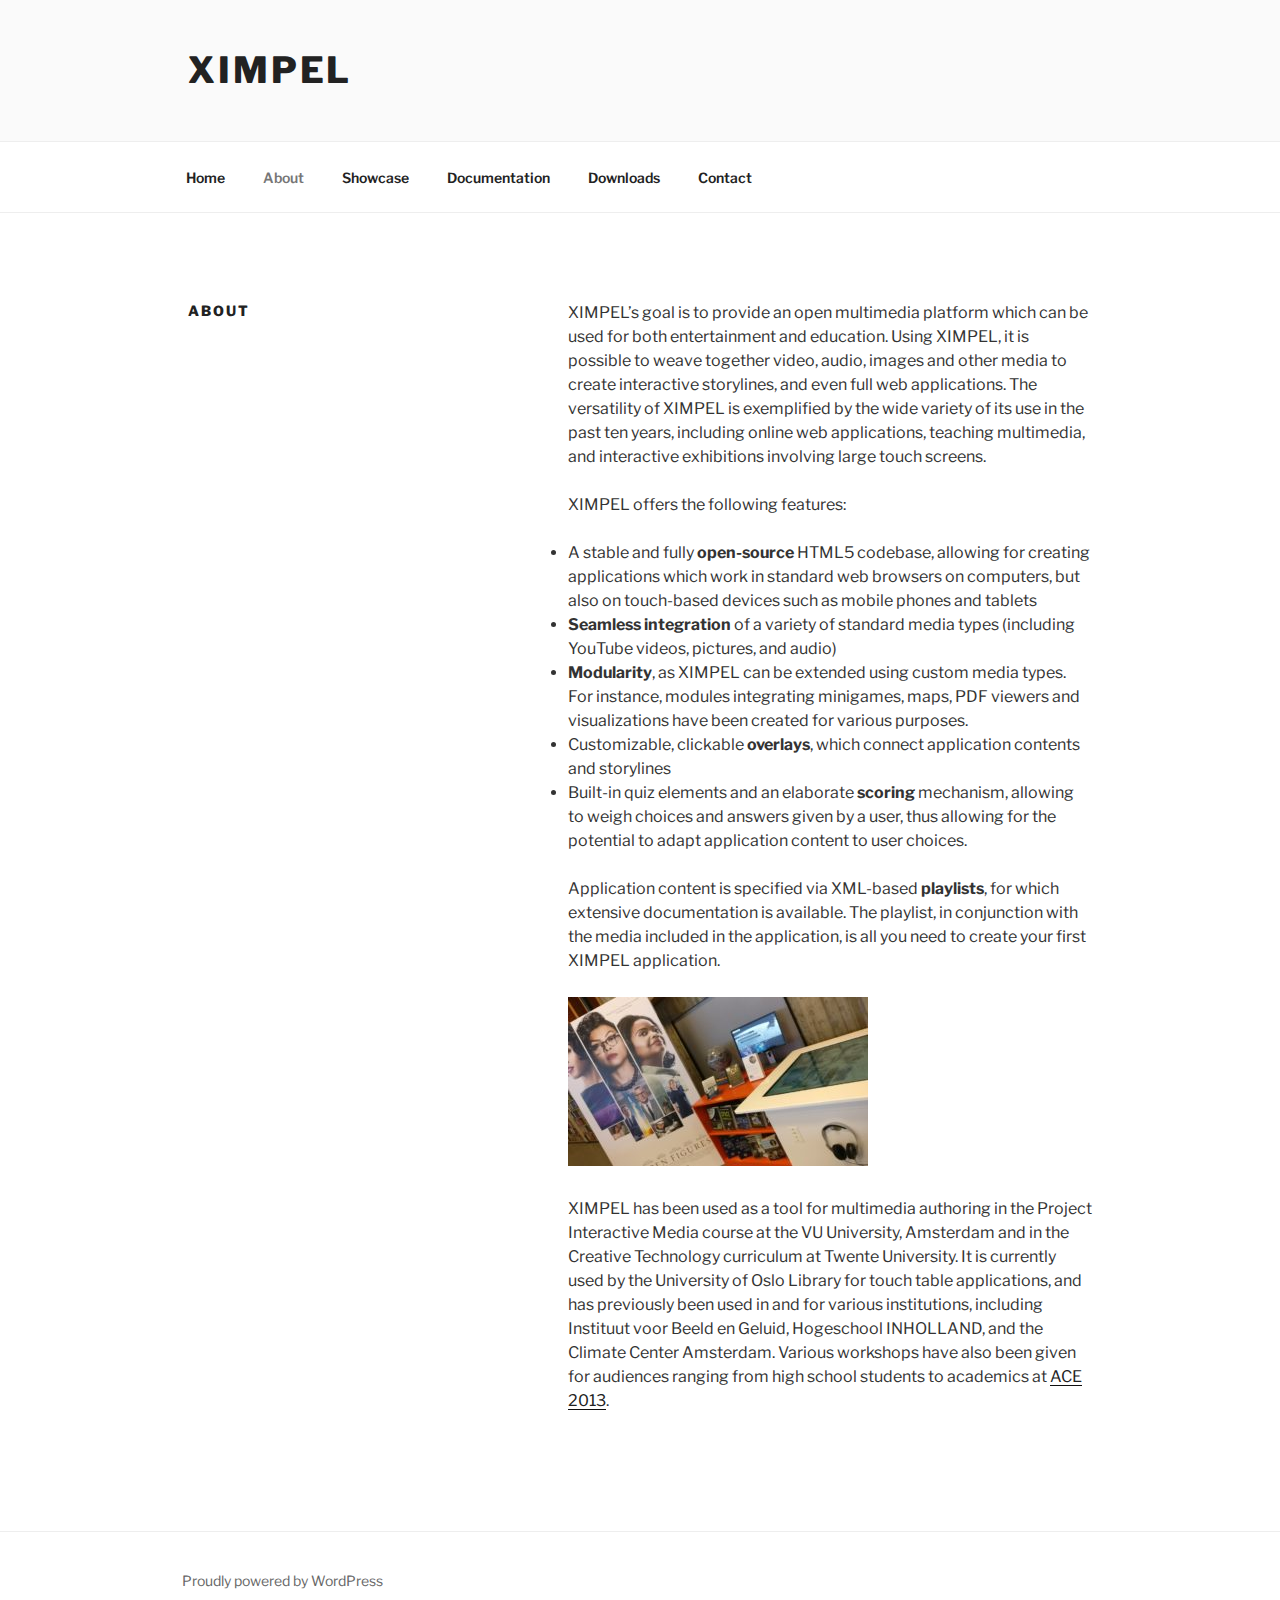
<file: ximpel/showcase/about/index.html>
<!DOCTYPE html>
<html lang="en-US" class="no-js no-svg">
<head>
<meta charset="UTF-8">
<meta name="viewport" content="width=device-width, initial-scale=1">
<link rel="profile" href="http://gmpg.org/xfn/11">

<script>(function(html){html.className = html.className.replace(/\bno-js\b/,'js')})(document.documentElement);</script>
<title>About &#8211; XIMPEL</title>
<link rel='dns-prefetch' href='http://fonts.googleapis.com/' />
<link rel='dns-prefetch' href='http://s.w.org/' />
<link href='https://fonts.gstatic.com' crossorigin rel='preconnect' />
<link rel="alternate" type="application/rss+xml" title="XIMPEL &raquo; Feed" href="../feed/index.html" />
<link rel="alternate" type="application/rss+xml" title="XIMPEL &raquo; Comments Feed" href="../comments/feed/index.html" />
		<script type="text/javascript">
			window._wpemojiSettings = {"baseUrl":"https:\/\/s.w.org\/images\/core\/emoji\/2.4\/72x72\/","ext":".png","svgUrl":"https:\/\/s.w.org\/images\/core\/emoji\/2.4\/svg\/","svgExt":".svg","source":{"concatemoji":"http:\/\/www.ximpel.net\/wp-includes\/js\/wp-emoji-release.min.js?ver=4.9.6"}};
			!function(a,b,c){function d(a,b){var c=String.fromCharCode;l.clearRect(0,0,k.width,k.height),l.fillText(c.apply(this,a),0,0);var d=k.toDataURL();l.clearRect(0,0,k.width,k.height),l.fillText(c.apply(this,b),0,0);var e=k.toDataURL();return d===e}function e(a){var b;if(!l||!l.fillText)return!1;switch(l.textBaseline="top",l.font="600 32px Arial",a){case"flag":return!(b=d([55356,56826,55356,56819],[55356,56826,8203,55356,56819]))&&(b=d([55356,57332,56128,56423,56128,56418,56128,56421,56128,56430,56128,56423,56128,56447],[55356,57332,8203,56128,56423,8203,56128,56418,8203,56128,56421,8203,56128,56430,8203,56128,56423,8203,56128,56447]),!b);case"emoji":return b=d([55357,56692,8205,9792,65039],[55357,56692,8203,9792,65039]),!b}return!1}function f(a){var c=b.createElement("script");c.src=a,c.defer=c.type="text/javascript",b.getElementsByTagName("head")[0].appendChild(c)}var g,h,i,j,k=b.createElement("canvas"),l=k.getContext&&k.getContext("2d");for(j=Array("flag","emoji"),c.supports={everything:!0,everythingExceptFlag:!0},i=0;i<j.length;i++)c.supports[j[i]]=e(j[i]),c.supports.everything=c.supports.everything&&c.supports[j[i]],"flag"!==j[i]&&(c.supports.everythingExceptFlag=c.supports.everythingExceptFlag&&c.supports[j[i]]);c.supports.everythingExceptFlag=c.supports.everythingExceptFlag&&!c.supports.flag,c.DOMReady=!1,c.readyCallback=function(){c.DOMReady=!0},c.supports.everything||(h=function(){c.readyCallback()},b.addEventListener?(b.addEventListener("DOMContentLoaded",h,!1),a.addEventListener("load",h,!1)):(a.attachEvent("onload",h),b.attachEvent("onreadystatechange",function(){"complete"===b.readyState&&c.readyCallback()})),g=c.source||{},g.concatemoji?f(g.concatemoji):g.wpemoji&&g.twemoji&&(f(g.twemoji),f(g.wpemoji)))}(window,document,window._wpemojiSettings);
		</script>
		<style type="text/css">
img.wp-smiley,
img.emoji {
	display: inline !important;
	border: none !important;
	box-shadow: none !important;
	height: 1em !important;
	width: 1em !important;
	margin: 0 .07em !important;
	vertical-align: -0.1em !important;
	background: none !important;
	padding: 0 !important;
}
</style>
<link rel='stylesheet' id='twentyseventeen-fonts-css'  href='https://fonts.googleapis.com/css?family=Libre+Franklin%3A300%2C300i%2C400%2C400i%2C600%2C600i%2C800%2C800i&#038;subset=latin%2Clatin-ext' type='text/css' media='all' />
<link rel='stylesheet' id='twentyseventeen-style-css'  href='../wp-content/themes/twentyseventeen/style.css?ver=4.9.6' type='text/css' media='all' />
<!--[if lt IE 9]>
<link rel='stylesheet' id='twentyseventeen-ie8-css'  href='http://www.ximpel.net/wp-content/themes/twentyseventeen/assets/css/ie8.css?ver=1.0' type='text/css' media='all' />
<![endif]-->
<!--[if lt IE 9]>
<script type='text/javascript' src='http://www.ximpel.net/wp-content/themes/twentyseventeen/assets/js/html5.js?ver=3.7.3'></script>
<![endif]-->
<script type='text/javascript' src='../wp-includes/js/jquery/jquery.js?ver=1.12.4'></script>
<script type='text/javascript' src='../wp-includes/js/jquery/jquery-migrate.min.js?ver=1.4.1'></script>
<link rel='https://api.w.org/' href='../wp-json/index.html' />
<link rel="EditURI" type="application/rsd+xml" title="RSD" href="../xmlrpc.php?rsd" />
<link rel="wlwmanifest" type="application/wlwmanifest+xml" href="../wp-includes/wlwmanifest.xml" /> 
<meta name="generator" content="WordPress 4.9.6" />
<link rel="canonical" href="../index.html?p=5" />
<link rel='shortlink' href='../index.html?p=5' />
<link rel="alternate" type="application/json+oembed" href="../wp-json/oembed/1.0/embed?url=http:%252F%252Fwww.ximpel.net%252Fabout%252F" />
<link rel="alternate" type="text/xml+oembed" href="../wp-json/oembed/1.0/embed?url=http:%252F%252Fwww.ximpel.net%252Fabout%252F&amp;format=xml" />
</head>

<body class="page-template-default page page-id-5 page-two-column colors-light">
<div id="page" class="site">
	<a class="skip-link screen-reader-text" href="../index.html?p=5#content">Skip to content</a>

	<header id="masthead" class="site-header" role="banner">

		<div class="custom-header">

		<div class="custom-header-media">
					</div>

	<div class="site-branding">
	<div class="wrap">

		
		<div class="site-branding-text">
							<p class="site-title"><a href="../index.html" rel="home">XIMPEL</a></p>
			
					</div><!-- .site-branding-text -->

		
	</div><!-- .wrap -->
</div><!-- .site-branding -->

</div><!-- .custom-header -->

					<div class="navigation-top">
				<div class="wrap">
					<nav id="site-navigation" class="main-navigation" role="navigation" aria-label="Top Menu">
	<button class="menu-toggle" aria-controls="top-menu" aria-expanded="false">
		<svg class="icon icon-bars" aria-hidden="true" role="img"> <use href="#icon-bars" xlink:href="#icon-bars"></use> </svg><svg class="icon icon-close" aria-hidden="true" role="img"> <use href="#icon-close" xlink:href="#icon-close"></use> </svg>Menu	</button>

	<div class="menu-primary-container"><ul id="top-menu" class="menu"><li id="menu-item-54" class="menu-item menu-item-type-post_type menu-item-object-page menu-item-home menu-item-54"><a href="../index.html">Home</a></li>
<li id="menu-item-52" class="menu-item menu-item-type-post_type menu-item-object-page current-menu-item page_item page-item-5 current_page_item menu-item-52"><a href="../index.html?p=5">About</a></li>
<li id="menu-item-55" class="menu-item menu-item-type-post_type menu-item-object-page menu-item-55"><a href="../showcase">Showcase</a></li>
<li id="menu-item-50" class="menu-item menu-item-type-post_type menu-item-object-page menu-item-50"><a href="../index.html?p=30">Documentation</a></li>
<li id="menu-item-51" class="menu-item menu-item-type-post_type menu-item-object-page menu-item-51"><a href="../index.html?p=28">Downloads</a></li>
<li id="menu-item-53" class="menu-item menu-item-type-post_type menu-item-object-page menu-item-53"><a href="../index.html?p=6">Contact</a></li>
</ul></div>
	</nav><!-- #site-navigation -->
				</div><!-- .wrap -->
			</div><!-- .navigation-top -->
		
	</header><!-- #masthead -->

	
	<div class="site-content-contain">
		<div id="content" class="site-content">

<div class="wrap">
	<div id="primary" class="content-area">
		<main id="main" class="site-main" role="main">

			
<article id="post-5" class="post-5 page type-page status-publish hentry">
	<header class="entry-header">
		<h1 class="entry-title">About</h1>			</header><!-- .entry-header -->
	<div class="entry-content">
		<p><span style="font-weight: 400;">XIMPEL’s goal is to provide an open multimedia platform which can be used for both entertainment and education. Using XIMPEL, it is possible to weave together video, audio, images and other media to create interactive storylines, and even full web applications. The versatility of XIMPEL is exemplified by the wide variety of its use in the past ten years, including online web applications, teaching multimedia, and interactive exhibitions involving large touch screens.</span></p>
<p><span style="font-weight: 400;">XIMPEL offers the following features:  </span><span style="font-weight: 400;">    </span></p>
<ul>
<li style="font-weight: 400;"><span style="font-weight: 400;">A stable and fully </span><b>open-source</b><span style="font-weight: 400;"> HTML5 codebase, allowing for creating applications which work in standard web browsers on computers, but also on touch-based devices such as mobile phones and tablets</span></li>
<li style="font-weight: 400;"><b>Seamless integration</b><span style="font-weight: 400;"> of a variety of standard media types (including YouTube videos, pictures, and audio)</span></li>
<li style="font-weight: 400;"><b>Modularity</b><span style="font-weight: 400;">, as XIMPEL can be extended using custom media types. For instance, modules integrating minigames, maps, PDF viewers and visualizations have been created for various purposes.</span></li>
<li style="font-weight: 400;"><span style="font-weight: 400;">Customizable, clickable </span><b>overlays</b><span style="font-weight: 400;">, which connect application contents and storylines</span></li>
<li style="font-weight: 400;"><span style="font-weight: 400;">Built-in quiz elements and an elaborate </span><b>scoring</b><span style="font-weight: 400;"> mechanism, allowing to weigh choices and answers given by a user, thus allowing for the potential to adapt application content to user choices.</span></li>
</ul>
<p><span style="font-weight: 400;">Application content is specified via XML-based </span><b>playlists</b><span style="font-weight: 400;">, for which extensive </span><span style="font-weight: 400;">documentation</span><span style="font-weight: 400;"> is available. The playlist, in conjunction with the media included in the application, is all you need to create your first XIMPEL application.</span></p>
<p><img class="alignnone wp-image-84 size-medium" src="../wp-content/uploads/2017/10/hf_exhibition-300x169.jpg" alt="" width="300" height="169" srcset="../wp-content/uploads/2017/10/hf_exhibition-300x169.jpg 300w, ../wp-content/uploads/2017/10/hf_exhibition-768x432.jpg 768w, ../wp-content/uploads/2017/10/hf_exhibition-1024x576.jpg 1024w, ../wp-content/uploads/2017/10/hf_exhibition.jpg 1160w" sizes="(max-width: 300px) 100vw, 300px" /></p>
<p>XIMPEL has been used as a tool for multimedia authoring in the Project Interactive Media course at the VU University, Amsterdam and in the Creative Technology curriculum at Twente University. It is currently used by the University of Oslo Library for touch table applications, and has previously been used in and for various institutions, including Instituut voor Beeld en Geluid, Hogeschool INHOLLAND, and the Climate Center Amsterdam. Various workshops have also been given for audiences ranging from high school students to academics at <a href="http://web.archive.org/web/20160914122515/http://www.advancesincomputerentertainment.org/?page_id=294" target="_blank" rel="noopener">ACE 2013</a>.</p>
	</div><!-- .entry-content -->
</article><!-- #post-## -->

		</main><!-- #main -->
	</div><!-- #primary -->
</div><!-- .wrap -->


		</div><!-- #content -->

		<footer id="colophon" class="site-footer" role="contentinfo">
			<div class="wrap">
				
<div class="site-info">
	<a href="https://wordpress.org/">Proudly powered by WordPress</a>
</div><!-- .site-info -->
			</div><!-- .wrap -->
		</footer><!-- #colophon -->
	</div><!-- .site-content-contain -->
</div><!-- #page -->
<script type='text/javascript'>
/* <![CDATA[ */
var twentyseventeenScreenReaderText = {"quote":"<svg class=\"icon icon-quote-right\" aria-hidden=\"true\" role=\"img\"> <use href=\"#icon-quote-right\" xlink:href=\"#icon-quote-right\"><\/use> <\/svg>","expand":"Expand child menu","collapse":"Collapse child menu","icon":"<svg class=\"icon icon-angle-down\" aria-hidden=\"true\" role=\"img\"> <use href=\"#icon-angle-down\" xlink:href=\"#icon-angle-down\"><\/use> <span class=\"svg-fallback icon-angle-down\"><\/span><\/svg>"};
/* ]]> */
</script>
<script type='text/javascript' src='../wp-content/themes/twentyseventeen/assets/js/skip-link-focus-fix.js?ver=1.0'></script>
<script type='text/javascript' src='../wp-content/themes/twentyseventeen/assets/js/navigation.js?ver=1.0'></script>
<script type='text/javascript' src='../wp-content/themes/twentyseventeen/assets/js/global.js?ver=1.0'></script>
<script type='text/javascript' src='../wp-content/themes/twentyseventeen/assets/js/jquery.scrollTo.js?ver=2.1.2'></script>
<script type='text/javascript' src='../wp-includes/js/wp-embed.min.js?ver=4.9.6'></script>
<svg style="position: absolute; width: 0; height: 0; overflow: hidden;" version="1.1" xmlns="http://www.w3.org/2000/svg" xmlns:xlink="http://www.w3.org/1999/xlink">
<defs>
<symbol id="icon-behance" viewBox="0 0 37 32">
<path class="path1" d="M33 6.054h-9.125v2.214h9.125v-2.214zM28.5 13.661q-1.607 0-2.607 0.938t-1.107 2.545h7.286q-0.321-3.482-3.571-3.482zM28.786 24.107q1.125 0 2.179-0.571t1.357-1.554h3.946q-1.786 5.482-7.625 5.482-3.821 0-6.080-2.357t-2.259-6.196q0-3.714 2.33-6.17t6.009-2.455q2.464 0 4.295 1.214t2.732 3.196 0.902 4.429q0 0.304-0.036 0.839h-11.75q0 1.982 1.027 3.063t2.973 1.080zM4.946 23.214h5.286q3.661 0 3.661-2.982 0-3.214-3.554-3.214h-5.393v6.196zM4.946 13.625h5.018q1.393 0 2.205-0.652t0.813-2.027q0-2.571-3.393-2.571h-4.643v5.25zM0 4.536h10.607q1.554 0 2.768 0.25t2.259 0.848 1.607 1.723 0.563 2.75q0 3.232-3.071 4.696 2.036 0.571 3.071 2.054t1.036 3.643q0 1.339-0.438 2.438t-1.179 1.848-1.759 1.268-2.161 0.75-2.393 0.232h-10.911v-22.5z"></path>
</symbol>
<symbol id="icon-deviantart" viewBox="0 0 18 32">
<path class="path1" d="M18.286 5.411l-5.411 10.393 0.429 0.554h4.982v7.411h-9.054l-0.786 0.536-2.536 4.875-0.536 0.536h-5.375v-5.411l5.411-10.411-0.429-0.536h-4.982v-7.411h9.054l0.786-0.536 2.536-4.875 0.536-0.536h5.375v5.411z"></path>
</symbol>
<symbol id="icon-medium" viewBox="0 0 32 32">
<path class="path1" d="M10.661 7.518v20.946q0 0.446-0.223 0.759t-0.652 0.313q-0.304 0-0.589-0.143l-8.304-4.161q-0.375-0.179-0.634-0.598t-0.259-0.83v-20.357q0-0.357 0.179-0.607t0.518-0.25q0.25 0 0.786 0.268l9.125 4.571q0.054 0.054 0.054 0.089zM11.804 9.321l9.536 15.464-9.536-4.75v-10.714zM32 9.643v18.821q0 0.446-0.25 0.723t-0.679 0.277-0.839-0.232l-7.875-3.929zM31.946 7.5q0 0.054-4.58 7.491t-5.366 8.705l-6.964-11.321 5.786-9.411q0.304-0.5 0.929-0.5 0.25 0 0.464 0.107l9.661 4.821q0.071 0.036 0.071 0.107z"></path>
</symbol>
<symbol id="icon-slideshare" viewBox="0 0 32 32">
<path class="path1" d="M15.589 13.214q0 1.482-1.134 2.545t-2.723 1.063-2.723-1.063-1.134-2.545q0-1.5 1.134-2.554t2.723-1.054 2.723 1.054 1.134 2.554zM24.554 13.214q0 1.482-1.125 2.545t-2.732 1.063q-1.589 0-2.723-1.063t-1.134-2.545q0-1.5 1.134-2.554t2.723-1.054q1.607 0 2.732 1.054t1.125 2.554zM28.571 16.429v-11.911q0-1.554-0.571-2.205t-1.982-0.652h-19.857q-1.482 0-2.009 0.607t-0.527 2.25v12.018q0.768 0.411 1.58 0.714t1.446 0.5 1.446 0.33 1.268 0.196 1.25 0.071 1.045 0.009 1.009-0.036 0.795-0.036q1.214-0.018 1.696 0.482 0.107 0.107 0.179 0.161 0.464 0.446 1.089 0.911 0.125-1.625 2.107-1.554 0.089 0 0.652 0.027t0.768 0.036 0.813 0.018 0.946-0.018 0.973-0.080 1.089-0.152 1.107-0.241 1.196-0.348 1.205-0.482 1.286-0.616zM31.482 16.339q-2.161 2.661-6.643 4.5 1.5 5.089-0.411 8.304-1.179 2.018-3.268 2.643-1.857 0.571-3.25-0.268-1.536-0.911-1.464-2.929l-0.018-5.821v-0.018q-0.143-0.036-0.438-0.107t-0.42-0.089l-0.018 6.036q0.071 2.036-1.482 2.929-1.411 0.839-3.268 0.268-2.089-0.643-3.25-2.679-1.875-3.214-0.393-8.268-4.482-1.839-6.643-4.5-0.446-0.661-0.071-1.125t1.071 0.018q0.054 0.036 0.196 0.125t0.196 0.143v-12.393q0-1.286 0.839-2.196t2.036-0.911h22.446q1.196 0 2.036 0.911t0.839 2.196v12.393l0.375-0.268q0.696-0.482 1.071-0.018t-0.071 1.125z"></path>
</symbol>
<symbol id="icon-snapchat-ghost" viewBox="0 0 30 32">
<path class="path1" d="M15.143 2.286q2.393-0.018 4.295 1.223t2.92 3.438q0.482 1.036 0.482 3.196 0 0.839-0.161 3.411 0.25 0.125 0.5 0.125 0.321 0 0.911-0.241t0.911-0.241q0.518 0 1 0.321t0.482 0.821q0 0.571-0.563 0.964t-1.232 0.563-1.232 0.518-0.563 0.848q0 0.268 0.214 0.768 0.661 1.464 1.83 2.679t2.58 1.804q0.5 0.214 1.429 0.411 0.5 0.107 0.5 0.625 0 1.25-3.911 1.839-0.125 0.196-0.196 0.696t-0.25 0.83-0.589 0.33q-0.357 0-1.107-0.116t-1.143-0.116q-0.661 0-1.107 0.089-0.571 0.089-1.125 0.402t-1.036 0.679-1.036 0.723-1.357 0.598-1.768 0.241q-0.929 0-1.723-0.241t-1.339-0.598-1.027-0.723-1.036-0.679-1.107-0.402q-0.464-0.089-1.125-0.089-0.429 0-1.17 0.134t-1.045 0.134q-0.446 0-0.625-0.33t-0.25-0.848-0.196-0.714q-3.911-0.589-3.911-1.839 0-0.518 0.5-0.625 0.929-0.196 1.429-0.411 1.393-0.571 2.58-1.804t1.83-2.679q0.214-0.5 0.214-0.768 0-0.5-0.563-0.848t-1.241-0.527-1.241-0.563-0.563-0.938q0-0.482 0.464-0.813t0.982-0.33q0.268 0 0.857 0.232t0.946 0.232q0.321 0 0.571-0.125-0.161-2.536-0.161-3.393 0-2.179 0.482-3.214 1.143-2.446 3.071-3.536t4.714-1.125z"></path>
</symbol>
<symbol id="icon-yelp" viewBox="0 0 27 32">
<path class="path1" d="M13.804 23.554v2.268q-0.018 5.214-0.107 5.446-0.214 0.571-0.911 0.714-0.964 0.161-3.241-0.679t-2.902-1.589q-0.232-0.268-0.304-0.643-0.018-0.214 0.071-0.464 0.071-0.179 0.607-0.839t3.232-3.857q0.018 0 1.071-1.25 0.268-0.339 0.705-0.438t0.884 0.063q0.429 0.179 0.67 0.518t0.223 0.75zM11.143 19.071q-0.054 0.982-0.929 1.25l-2.143 0.696q-4.911 1.571-5.214 1.571-0.625-0.036-0.964-0.643-0.214-0.446-0.304-1.339-0.143-1.357 0.018-2.973t0.536-2.223 1-0.571q0.232 0 3.607 1.375 1.25 0.518 2.054 0.839l1.5 0.607q0.411 0.161 0.634 0.545t0.205 0.866zM25.893 24.375q-0.125 0.964-1.634 2.875t-2.42 2.268q-0.661 0.25-1.125-0.125-0.25-0.179-3.286-5.125l-0.839-1.375q-0.25-0.375-0.205-0.821t0.348-0.821q0.625-0.768 1.482-0.464 0.018 0.018 2.125 0.714 3.625 1.179 4.321 1.42t0.839 0.366q0.5 0.393 0.393 1.089zM13.893 13.089q0.089 1.821-0.964 2.179-1.036 0.304-2.036-1.268l-6.75-10.679q-0.143-0.625 0.339-1.107 0.732-0.768 3.705-1.598t4.009-0.563q0.714 0.179 0.875 0.804 0.054 0.321 0.393 5.455t0.429 6.777zM25.714 15.018q0.054 0.696-0.464 1.054-0.268 0.179-5.875 1.536-1.196 0.268-1.625 0.411l0.018-0.036q-0.411 0.107-0.821-0.071t-0.661-0.571q-0.536-0.839 0-1.554 0.018-0.018 1.339-1.821 2.232-3.054 2.679-3.643t0.607-0.696q0.5-0.339 1.161-0.036 0.857 0.411 2.196 2.384t1.446 2.991v0.054z"></path>
</symbol>
<symbol id="icon-vine" viewBox="0 0 27 32">
<path class="path1" d="M26.732 14.768v3.536q-1.804 0.411-3.536 0.411-1.161 2.429-2.955 4.839t-3.241 3.848-2.286 1.902q-1.429 0.804-2.893-0.054-0.5-0.304-1.080-0.777t-1.518-1.491-1.83-2.295-1.92-3.286-1.884-4.357-1.634-5.616-1.259-6.964h5.054q0.464 3.893 1.25 7.116t1.866 5.661 2.17 4.205 2.5 3.482q3.018-3.018 5.125-7.25-2.536-1.286-3.982-3.929t-1.446-5.946q0-3.429 1.857-5.616t5.071-2.188q3.179 0 4.875 1.884t1.696 5.313q0 2.839-1.036 5.107-0.125 0.018-0.348 0.054t-0.821 0.036-1.125-0.107-1.107-0.455-0.902-0.92q0.554-1.839 0.554-3.286 0-1.554-0.518-2.357t-1.411-0.804q-0.946 0-1.518 0.884t-0.571 2.509q0 3.321 1.875 5.241t4.768 1.92q1.107 0 2.161-0.25z"></path>
</symbol>
<symbol id="icon-vk" viewBox="0 0 35 32">
<path class="path1" d="M34.232 9.286q0.411 1.143-2.679 5.25-0.429 0.571-1.161 1.518-1.393 1.786-1.607 2.339-0.304 0.732 0.25 1.446 0.304 0.375 1.446 1.464h0.018l0.071 0.071q2.518 2.339 3.411 3.946 0.054 0.089 0.116 0.223t0.125 0.473-0.009 0.607-0.446 0.491-1.054 0.223l-4.571 0.071q-0.429 0.089-1-0.089t-0.929-0.393l-0.357-0.214q-0.536-0.375-1.25-1.143t-1.223-1.384-1.089-1.036-1.009-0.277q-0.054 0.018-0.143 0.063t-0.304 0.259-0.384 0.527-0.304 0.929-0.116 1.384q0 0.268-0.063 0.491t-0.134 0.33l-0.071 0.089q-0.321 0.339-0.946 0.393h-2.054q-1.268 0.071-2.607-0.295t-2.348-0.946-1.839-1.179-1.259-1.027l-0.446-0.429q-0.179-0.179-0.491-0.536t-1.277-1.625-1.893-2.696-2.188-3.768-2.33-4.857q-0.107-0.286-0.107-0.482t0.054-0.286l0.071-0.107q0.268-0.339 1.018-0.339l4.893-0.036q0.214 0.036 0.411 0.116t0.286 0.152l0.089 0.054q0.286 0.196 0.429 0.571 0.357 0.893 0.821 1.848t0.732 1.455l0.286 0.518q0.518 1.071 1 1.857t0.866 1.223 0.741 0.688 0.607 0.25 0.482-0.089q0.036-0.018 0.089-0.089t0.214-0.393 0.241-0.839 0.17-1.446 0-2.232q-0.036-0.714-0.161-1.304t-0.25-0.821l-0.107-0.214q-0.446-0.607-1.518-0.768-0.232-0.036 0.089-0.429 0.304-0.339 0.679-0.536 0.946-0.464 4.268-0.429 1.464 0.018 2.411 0.232 0.357 0.089 0.598 0.241t0.366 0.429 0.188 0.571 0.063 0.813-0.018 0.982-0.045 1.259-0.027 1.473q0 0.196-0.018 0.75t-0.009 0.857 0.063 0.723 0.205 0.696 0.402 0.438q0.143 0.036 0.304 0.071t0.464-0.196 0.679-0.616 0.929-1.196 1.214-1.92q1.071-1.857 1.911-4.018 0.071-0.179 0.179-0.313t0.196-0.188l0.071-0.054 0.089-0.045t0.232-0.054 0.357-0.009l5.143-0.036q0.696-0.089 1.143 0.045t0.554 0.295z"></path>
</symbol>
<symbol id="icon-search" viewBox="0 0 30 32">
<path class="path1" d="M20.571 14.857q0-3.304-2.348-5.652t-5.652-2.348-5.652 2.348-2.348 5.652 2.348 5.652 5.652 2.348 5.652-2.348 2.348-5.652zM29.714 29.714q0 0.929-0.679 1.607t-1.607 0.679q-0.964 0-1.607-0.679l-6.125-6.107q-3.196 2.214-7.125 2.214-2.554 0-4.884-0.991t-4.018-2.679-2.679-4.018-0.991-4.884 0.991-4.884 2.679-4.018 4.018-2.679 4.884-0.991 4.884 0.991 4.018 2.679 2.679 4.018 0.991 4.884q0 3.929-2.214 7.125l6.125 6.125q0.661 0.661 0.661 1.607z"></path>
</symbol>
<symbol id="icon-envelope-o" viewBox="0 0 32 32">
<path class="path1" d="M29.714 26.857v-13.714q-0.571 0.643-1.232 1.179-4.786 3.679-7.607 6.036-0.911 0.768-1.482 1.196t-1.545 0.866-1.83 0.438h-0.036q-0.857 0-1.83-0.438t-1.545-0.866-1.482-1.196q-2.821-2.357-7.607-6.036-0.661-0.536-1.232-1.179v13.714q0 0.232 0.17 0.402t0.402 0.17h26.286q0.232 0 0.402-0.17t0.17-0.402zM29.714 8.089v-0.438t-0.009-0.232-0.054-0.223-0.098-0.161-0.161-0.134-0.25-0.045h-26.286q-0.232 0-0.402 0.17t-0.17 0.402q0 3 2.625 5.071 3.446 2.714 7.161 5.661 0.107 0.089 0.625 0.527t0.821 0.67 0.795 0.563 0.902 0.491 0.768 0.161h0.036q0.357 0 0.768-0.161t0.902-0.491 0.795-0.563 0.821-0.67 0.625-0.527q3.714-2.946 7.161-5.661 0.964-0.768 1.795-2.063t0.83-2.348zM32 7.429v19.429q0 1.179-0.839 2.018t-2.018 0.839h-26.286q-1.179 0-2.018-0.839t-0.839-2.018v-19.429q0-1.179 0.839-2.018t2.018-0.839h26.286q1.179 0 2.018 0.839t0.839 2.018z"></path>
</symbol>
<symbol id="icon-close" viewBox="0 0 25 32">
<path class="path1" d="M23.179 23.607q0 0.714-0.5 1.214l-2.429 2.429q-0.5 0.5-1.214 0.5t-1.214-0.5l-5.25-5.25-5.25 5.25q-0.5 0.5-1.214 0.5t-1.214-0.5l-2.429-2.429q-0.5-0.5-0.5-1.214t0.5-1.214l5.25-5.25-5.25-5.25q-0.5-0.5-0.5-1.214t0.5-1.214l2.429-2.429q0.5-0.5 1.214-0.5t1.214 0.5l5.25 5.25 5.25-5.25q0.5-0.5 1.214-0.5t1.214 0.5l2.429 2.429q0.5 0.5 0.5 1.214t-0.5 1.214l-5.25 5.25 5.25 5.25q0.5 0.5 0.5 1.214z"></path>
</symbol>
<symbol id="icon-angle-down" viewBox="0 0 21 32">
<path class="path1" d="M19.196 13.143q0 0.232-0.179 0.411l-8.321 8.321q-0.179 0.179-0.411 0.179t-0.411-0.179l-8.321-8.321q-0.179-0.179-0.179-0.411t0.179-0.411l0.893-0.893q0.179-0.179 0.411-0.179t0.411 0.179l7.018 7.018 7.018-7.018q0.179-0.179 0.411-0.179t0.411 0.179l0.893 0.893q0.179 0.179 0.179 0.411z"></path>
</symbol>
<symbol id="icon-folder-open" viewBox="0 0 34 32">
<path class="path1" d="M33.554 17q0 0.554-0.554 1.179l-6 7.071q-0.768 0.911-2.152 1.545t-2.563 0.634h-19.429q-0.607 0-1.080-0.232t-0.473-0.768q0-0.554 0.554-1.179l6-7.071q0.768-0.911 2.152-1.545t2.563-0.634h19.429q0.607 0 1.080 0.232t0.473 0.768zM27.429 10.857v2.857h-14.857q-1.679 0-3.518 0.848t-2.929 2.134l-6.107 7.179q0-0.071-0.009-0.223t-0.009-0.223v-17.143q0-1.643 1.179-2.821t2.821-1.179h5.714q1.643 0 2.821 1.179t1.179 2.821v0.571h9.714q1.643 0 2.821 1.179t1.179 2.821z"></path>
</symbol>
<symbol id="icon-twitter" viewBox="0 0 30 32">
<path class="path1" d="M28.929 7.286q-1.196 1.75-2.893 2.982 0.018 0.25 0.018 0.75 0 2.321-0.679 4.634t-2.063 4.437-3.295 3.759-4.607 2.607-5.768 0.973q-4.839 0-8.857-2.589 0.625 0.071 1.393 0.071 4.018 0 7.161-2.464-1.875-0.036-3.357-1.152t-2.036-2.848q0.589 0.089 1.089 0.089 0.768 0 1.518-0.196-2-0.411-3.313-1.991t-1.313-3.67v-0.071q1.214 0.679 2.607 0.732-1.179-0.786-1.875-2.054t-0.696-2.75q0-1.571 0.786-2.911 2.161 2.661 5.259 4.259t6.634 1.777q-0.143-0.679-0.143-1.321 0-2.393 1.688-4.080t4.080-1.688q2.5 0 4.214 1.821 1.946-0.375 3.661-1.393-0.661 2.054-2.536 3.179 1.661-0.179 3.321-0.893z"></path>
</symbol>
<symbol id="icon-facebook" viewBox="0 0 19 32">
<path class="path1" d="M17.125 0.214v4.714h-2.804q-1.536 0-2.071 0.643t-0.536 1.929v3.375h5.232l-0.696 5.286h-4.536v13.554h-5.464v-13.554h-4.554v-5.286h4.554v-3.893q0-3.321 1.857-5.152t4.946-1.83q2.625 0 4.071 0.214z"></path>
</symbol>
<symbol id="icon-github" viewBox="0 0 27 32">
<path class="path1" d="M13.714 2.286q3.732 0 6.884 1.839t4.991 4.991 1.839 6.884q0 4.482-2.616 8.063t-6.759 4.955q-0.482 0.089-0.714-0.125t-0.232-0.536q0-0.054 0.009-1.366t0.009-2.402q0-1.732-0.929-2.536 1.018-0.107 1.83-0.321t1.679-0.696 1.446-1.188 0.946-1.875 0.366-2.688q0-2.125-1.411-3.679 0.661-1.625-0.143-3.643-0.5-0.161-1.446 0.196t-1.643 0.786l-0.679 0.429q-1.661-0.464-3.429-0.464t-3.429 0.464q-0.286-0.196-0.759-0.482t-1.491-0.688-1.518-0.241q-0.804 2.018-0.143 3.643-1.411 1.554-1.411 3.679 0 1.518 0.366 2.679t0.938 1.875 1.438 1.196 1.679 0.696 1.83 0.321q-0.696 0.643-0.875 1.839-0.375 0.179-0.804 0.268t-1.018 0.089-1.17-0.384-0.991-1.116q-0.339-0.571-0.866-0.929t-0.884-0.429l-0.357-0.054q-0.375 0-0.518 0.080t-0.089 0.205 0.161 0.25 0.232 0.214l0.125 0.089q0.393 0.179 0.777 0.679t0.563 0.911l0.179 0.411q0.232 0.679 0.786 1.098t1.196 0.536 1.241 0.125 0.991-0.063l0.411-0.071q0 0.679 0.009 1.58t0.009 0.973q0 0.321-0.232 0.536t-0.714 0.125q-4.143-1.375-6.759-4.955t-2.616-8.063q0-3.732 1.839-6.884t4.991-4.991 6.884-1.839zM5.196 21.982q0.054-0.125-0.125-0.214-0.179-0.054-0.232 0.036-0.054 0.125 0.125 0.214 0.161 0.107 0.232-0.036zM5.75 22.589q0.125-0.089-0.036-0.286-0.179-0.161-0.286-0.054-0.125 0.089 0.036 0.286 0.179 0.179 0.286 0.054zM6.286 23.393q0.161-0.125 0-0.339-0.143-0.232-0.304-0.107-0.161 0.089 0 0.321t0.304 0.125zM7.036 24.143q0.143-0.143-0.071-0.339-0.214-0.214-0.357-0.054-0.161 0.143 0.071 0.339 0.214 0.214 0.357 0.054zM8.054 24.589q0.054-0.196-0.232-0.286-0.268-0.071-0.339 0.125t0.232 0.268q0.268 0.107 0.339-0.107zM9.179 24.679q0-0.232-0.304-0.196-0.286 0-0.286 0.196 0 0.232 0.304 0.196 0.286 0 0.286-0.196zM10.214 24.5q-0.036-0.196-0.321-0.161-0.286 0.054-0.25 0.268t0.321 0.143 0.25-0.25z"></path>
</symbol>
<symbol id="icon-bars" viewBox="0 0 27 32">
<path class="path1" d="M27.429 24v2.286q0 0.464-0.339 0.804t-0.804 0.339h-25.143q-0.464 0-0.804-0.339t-0.339-0.804v-2.286q0-0.464 0.339-0.804t0.804-0.339h25.143q0.464 0 0.804 0.339t0.339 0.804zM27.429 14.857v2.286q0 0.464-0.339 0.804t-0.804 0.339h-25.143q-0.464 0-0.804-0.339t-0.339-0.804v-2.286q0-0.464 0.339-0.804t0.804-0.339h25.143q0.464 0 0.804 0.339t0.339 0.804zM27.429 5.714v2.286q0 0.464-0.339 0.804t-0.804 0.339h-25.143q-0.464 0-0.804-0.339t-0.339-0.804v-2.286q0-0.464 0.339-0.804t0.804-0.339h25.143q0.464 0 0.804 0.339t0.339 0.804z"></path>
</symbol>
<symbol id="icon-google-plus" viewBox="0 0 41 32">
<path class="path1" d="M25.661 16.304q0 3.714-1.554 6.616t-4.429 4.536-6.589 1.634q-2.661 0-5.089-1.036t-4.179-2.786-2.786-4.179-1.036-5.089 1.036-5.089 2.786-4.179 4.179-2.786 5.089-1.036q5.107 0 8.768 3.429l-3.554 3.411q-2.089-2.018-5.214-2.018-2.196 0-4.063 1.107t-2.955 3.009-1.089 4.152 1.089 4.152 2.955 3.009 4.063 1.107q1.482 0 2.723-0.411t2.045-1.027 1.402-1.402 0.875-1.482 0.384-1.321h-7.429v-4.5h12.357q0.214 1.125 0.214 2.179zM41.143 14.125v3.75h-3.732v3.732h-3.75v-3.732h-3.732v-3.75h3.732v-3.732h3.75v3.732h3.732z"></path>
</symbol>
<symbol id="icon-linkedin" viewBox="0 0 27 32">
<path class="path1" d="M6.232 11.161v17.696h-5.893v-17.696h5.893zM6.607 5.696q0.018 1.304-0.902 2.179t-2.42 0.875h-0.036q-1.464 0-2.357-0.875t-0.893-2.179q0-1.321 0.92-2.188t2.402-0.866 2.375 0.866 0.911 2.188zM27.429 18.714v10.143h-5.875v-9.464q0-1.875-0.723-2.938t-2.259-1.063q-1.125 0-1.884 0.616t-1.134 1.527q-0.196 0.536-0.196 1.446v9.875h-5.875q0.036-7.125 0.036-11.554t-0.018-5.286l-0.018-0.857h5.875v2.571h-0.036q0.357-0.571 0.732-1t1.009-0.929 1.554-0.777 2.045-0.277q3.054 0 4.911 2.027t1.857 5.938z"></path>
</symbol>
<symbol id="icon-quote-right" viewBox="0 0 30 32">
<path class="path1" d="M13.714 5.714v12.571q0 1.857-0.723 3.545t-1.955 2.92-2.92 1.955-3.545 0.723h-1.143q-0.464 0-0.804-0.339t-0.339-0.804v-2.286q0-0.464 0.339-0.804t0.804-0.339h1.143q1.893 0 3.232-1.339t1.339-3.232v-0.571q0-0.714-0.5-1.214t-1.214-0.5h-4q-1.429 0-2.429-1t-1-2.429v-6.857q0-1.429 1-2.429t2.429-1h6.857q1.429 0 2.429 1t1 2.429zM29.714 5.714v12.571q0 1.857-0.723 3.545t-1.955 2.92-2.92 1.955-3.545 0.723h-1.143q-0.464 0-0.804-0.339t-0.339-0.804v-2.286q0-0.464 0.339-0.804t0.804-0.339h1.143q1.893 0 3.232-1.339t1.339-3.232v-0.571q0-0.714-0.5-1.214t-1.214-0.5h-4q-1.429 0-2.429-1t-1-2.429v-6.857q0-1.429 1-2.429t2.429-1h6.857q1.429 0 2.429 1t1 2.429z"></path>
</symbol>
<symbol id="icon-mail-reply" viewBox="0 0 32 32">
<path class="path1" d="M32 20q0 2.964-2.268 8.054-0.054 0.125-0.188 0.429t-0.241 0.536-0.232 0.393q-0.214 0.304-0.5 0.304-0.268 0-0.42-0.179t-0.152-0.446q0-0.161 0.045-0.473t0.045-0.42q0.089-1.214 0.089-2.196 0-1.804-0.313-3.232t-0.866-2.473-1.429-1.804-1.884-1.241-2.375-0.759-2.75-0.384-3.134-0.107h-4v4.571q0 0.464-0.339 0.804t-0.804 0.339-0.804-0.339l-9.143-9.143q-0.339-0.339-0.339-0.804t0.339-0.804l9.143-9.143q0.339-0.339 0.804-0.339t0.804 0.339 0.339 0.804v4.571h4q12.732 0 15.625 7.196 0.946 2.393 0.946 5.946z"></path>
</symbol>
<symbol id="icon-youtube" viewBox="0 0 27 32">
<path class="path1" d="M17.339 22.214v3.768q0 1.196-0.696 1.196-0.411 0-0.804-0.393v-5.375q0.393-0.393 0.804-0.393 0.696 0 0.696 1.196zM23.375 22.232v0.821h-1.607v-0.821q0-1.214 0.804-1.214t0.804 1.214zM6.125 18.339h1.911v-1.679h-5.571v1.679h1.875v10.161h1.786v-10.161zM11.268 28.5h1.589v-8.821h-1.589v6.75q-0.536 0.75-1.018 0.75-0.321 0-0.375-0.375-0.018-0.054-0.018-0.625v-6.5h-1.589v6.982q0 0.875 0.143 1.304 0.214 0.661 1.036 0.661 0.857 0 1.821-1.089v0.964zM18.929 25.857v-3.518q0-1.304-0.161-1.768-0.304-1-1.268-1-0.893 0-1.661 0.964v-3.875h-1.589v11.839h1.589v-0.857q0.804 0.982 1.661 0.982 0.964 0 1.268-0.982 0.161-0.482 0.161-1.786zM24.964 25.679v-0.232h-1.625q0 0.911-0.036 1.089-0.125 0.643-0.714 0.643-0.821 0-0.821-1.232v-1.554h3.196v-1.839q0-1.411-0.482-2.071-0.696-0.911-1.893-0.911-1.214 0-1.911 0.911-0.5 0.661-0.5 2.071v3.089q0 1.411 0.518 2.071 0.696 0.911 1.929 0.911 1.286 0 1.929-0.946 0.321-0.482 0.375-0.964 0.036-0.161 0.036-1.036zM14.107 9.375v-3.75q0-1.232-0.768-1.232t-0.768 1.232v3.75q0 1.25 0.768 1.25t0.768-1.25zM26.946 22.786q0 4.179-0.464 6.25-0.25 1.054-1.036 1.768t-1.821 0.821q-3.286 0.375-9.911 0.375t-9.911-0.375q-1.036-0.107-1.83-0.821t-1.027-1.768q-0.464-2-0.464-6.25 0-4.179 0.464-6.25 0.25-1.054 1.036-1.768t1.839-0.839q3.268-0.357 9.893-0.357t9.911 0.357q1.036 0.125 1.83 0.839t1.027 1.768q0.464 2 0.464 6.25zM9.125 0h1.821l-2.161 7.125v4.839h-1.786v-4.839q-0.25-1.321-1.089-3.786-0.661-1.839-1.161-3.339h1.893l1.268 4.696zM15.732 5.946v3.125q0 1.446-0.5 2.107-0.661 0.911-1.893 0.911-1.196 0-1.875-0.911-0.5-0.679-0.5-2.107v-3.125q0-1.429 0.5-2.089 0.679-0.911 1.875-0.911 1.232 0 1.893 0.911 0.5 0.661 0.5 2.089zM21.714 3.054v8.911h-1.625v-0.982q-0.946 1.107-1.839 1.107-0.821 0-1.054-0.661-0.143-0.429-0.143-1.339v-7.036h1.625v6.554q0 0.589 0.018 0.625 0.054 0.393 0.375 0.393 0.482 0 1.018-0.768v-6.804h1.625z"></path>
</symbol>
<symbol id="icon-dropbox" viewBox="0 0 32 32">
<path class="path1" d="M7.179 12.625l8.821 5.446-6.107 5.089-8.75-5.696zM24.786 22.536v1.929l-8.75 5.232v0.018l-0.018-0.018-0.018 0.018v-0.018l-8.732-5.232v-1.929l2.625 1.714 6.107-5.071v-0.036l0.018 0.018 0.018-0.018v0.036l6.125 5.071zM9.893 2.107l6.107 5.089-8.821 5.429-6.036-4.821zM24.821 12.625l6.036 4.839-8.732 5.696-6.125-5.089zM22.125 2.107l8.732 5.696-6.036 4.821-8.821-5.429z"></path>
</symbol>
<symbol id="icon-instagram" viewBox="0 0 27 32">
<path class="path1" d="M18.286 16q0-1.893-1.339-3.232t-3.232-1.339-3.232 1.339-1.339 3.232 1.339 3.232 3.232 1.339 3.232-1.339 1.339-3.232zM20.75 16q0 2.929-2.054 4.982t-4.982 2.054-4.982-2.054-2.054-4.982 2.054-4.982 4.982-2.054 4.982 2.054 2.054 4.982zM22.679 8.679q0 0.679-0.482 1.161t-1.161 0.482-1.161-0.482-0.482-1.161 0.482-1.161 1.161-0.482 1.161 0.482 0.482 1.161zM13.714 4.75q-0.125 0-1.366-0.009t-1.884 0-1.723 0.054-1.839 0.179-1.277 0.33q-0.893 0.357-1.571 1.036t-1.036 1.571q-0.196 0.518-0.33 1.277t-0.179 1.839-0.054 1.723 0 1.884 0.009 1.366-0.009 1.366 0 1.884 0.054 1.723 0.179 1.839 0.33 1.277q0.357 0.893 1.036 1.571t1.571 1.036q0.518 0.196 1.277 0.33t1.839 0.179 1.723 0.054 1.884 0 1.366-0.009 1.366 0.009 1.884 0 1.723-0.054 1.839-0.179 1.277-0.33q0.893-0.357 1.571-1.036t1.036-1.571q0.196-0.518 0.33-1.277t0.179-1.839 0.054-1.723 0-1.884-0.009-1.366 0.009-1.366 0-1.884-0.054-1.723-0.179-1.839-0.33-1.277q-0.357-0.893-1.036-1.571t-1.571-1.036q-0.518-0.196-1.277-0.33t-1.839-0.179-1.723-0.054-1.884 0-1.366 0.009zM27.429 16q0 4.089-0.089 5.661-0.179 3.714-2.214 5.75t-5.75 2.214q-1.571 0.089-5.661 0.089t-5.661-0.089q-3.714-0.179-5.75-2.214t-2.214-5.75q-0.089-1.571-0.089-5.661t0.089-5.661q0.179-3.714 2.214-5.75t5.75-2.214q1.571-0.089 5.661-0.089t5.661 0.089q3.714 0.179 5.75 2.214t2.214 5.75q0.089 1.571 0.089 5.661z"></path>
</symbol>
<symbol id="icon-flickr" viewBox="0 0 27 32">
<path class="path1" d="M22.286 2.286q2.125 0 3.634 1.509t1.509 3.634v17.143q0 2.125-1.509 3.634t-3.634 1.509h-17.143q-2.125 0-3.634-1.509t-1.509-3.634v-17.143q0-2.125 1.509-3.634t3.634-1.509h17.143zM12.464 16q0-1.571-1.107-2.679t-2.679-1.107-2.679 1.107-1.107 2.679 1.107 2.679 2.679 1.107 2.679-1.107 1.107-2.679zM22.536 16q0-1.571-1.107-2.679t-2.679-1.107-2.679 1.107-1.107 2.679 1.107 2.679 2.679 1.107 2.679-1.107 1.107-2.679z"></path>
</symbol>
<symbol id="icon-tumblr" viewBox="0 0 19 32">
<path class="path1" d="M16.857 23.732l1.429 4.232q-0.411 0.625-1.982 1.179t-3.161 0.571q-1.857 0.036-3.402-0.464t-2.545-1.321-1.696-1.893-0.991-2.143-0.295-2.107v-9.714h-3v-3.839q1.286-0.464 2.304-1.241t1.625-1.607 1.036-1.821 0.607-1.768 0.268-1.58q0.018-0.089 0.080-0.152t0.134-0.063h4.357v7.571h5.946v4.5h-5.964v9.25q0 0.536 0.116 1t0.402 0.938 0.884 0.741 1.455 0.25q1.393-0.036 2.393-0.518z"></path>
</symbol>
<symbol id="icon-dockerhub" viewBox="0 0 24 28">
<path class="path1" d="M1.597 10.257h2.911v2.83H1.597v-2.83zm3.573 0h2.91v2.83H5.17v-2.83zm0-3.627h2.91v2.829H5.17V6.63zm3.57 3.627h2.912v2.83H8.74v-2.83zm0-3.627h2.912v2.829H8.74V6.63zm3.573 3.627h2.911v2.83h-2.911v-2.83zm0-3.627h2.911v2.829h-2.911V6.63zm3.572 3.627h2.911v2.83h-2.911v-2.83zM12.313 3h2.911v2.83h-2.911V3zm-6.65 14.173c-.449 0-.812.354-.812.788 0 .435.364.788.812.788.447 0 .811-.353.811-.788 0-.434-.363-.788-.811-.788"></path>
<path class="path2" d="M28.172 11.721c-.978-.549-2.278-.624-3.388-.306-.136-1.146-.91-2.149-1.83-2.869l-.366-.286-.307.345c-.618.692-.8 1.845-.718 2.73.063.651.273 1.312.685 1.834-.313.183-.668.328-.985.434-.646.212-1.347.33-2.028.33H.083l-.042.429c-.137 1.432.065 2.866.674 4.173l.262.519.03.048c1.8 2.973 4.963 4.225 8.41 4.225 6.672 0 12.174-2.896 14.702-9.015 1.689.085 3.417-.4 4.243-1.968l.211-.4-.401-.223zM5.664 19.458c-.85 0-1.542-.671-1.542-1.497 0-.825.691-1.498 1.541-1.498.849 0 1.54.672 1.54 1.497s-.69 1.498-1.539 1.498z"></path>
</symbol>
<symbol id="icon-dribbble" viewBox="0 0 27 32">
<path class="path1" d="M18.286 26.786q-0.75-4.304-2.5-8.893h-0.036l-0.036 0.018q-0.286 0.107-0.768 0.295t-1.804 0.875-2.446 1.464-2.339 2.045-1.839 2.643l-0.268-0.196q3.286 2.679 7.464 2.679 2.357 0 4.571-0.929zM14.982 15.946q-0.375-0.875-0.946-1.982-5.554 1.661-12.018 1.661-0.018 0.125-0.018 0.375 0 2.214 0.786 4.223t2.214 3.598q0.893-1.589 2.205-2.973t2.545-2.223 2.33-1.446 1.777-0.857l0.661-0.232q0.071-0.018 0.232-0.063t0.232-0.080zM13.071 12.161q-2.143-3.804-4.357-6.75-2.464 1.161-4.179 3.321t-2.286 4.857q5.393 0 10.821-1.429zM25.286 17.857q-3.75-1.071-7.304-0.518 1.554 4.268 2.286 8.375 1.982-1.339 3.304-3.384t1.714-4.473zM10.911 4.625q-0.018 0-0.036 0.018 0.018-0.018 0.036-0.018zM21.446 7.214q-3.304-2.929-7.732-2.929-1.357 0-2.768 0.339 2.339 3.036 4.393 6.821 1.232-0.464 2.321-1.080t1.723-1.098 1.17-1.018 0.67-0.723zM25.429 15.875q-0.054-4.143-2.661-7.321l-0.018 0.018q-0.161 0.214-0.339 0.438t-0.777 0.795-1.268 1.080-1.786 1.161-2.348 1.152q0.446 0.946 0.786 1.696 0.036 0.107 0.116 0.313t0.134 0.295q0.643-0.089 1.33-0.125t1.313-0.036 1.232 0.027 1.143 0.071 1.009 0.098 0.857 0.116 0.652 0.107 0.446 0.080zM27.429 16q0 3.732-1.839 6.884t-4.991 4.991-6.884 1.839-6.884-1.839-4.991-4.991-1.839-6.884 1.839-6.884 4.991-4.991 6.884-1.839 6.884 1.839 4.991 4.991 1.839 6.884z"></path>
</symbol>
<symbol id="icon-skype" viewBox="0 0 27 32">
<path class="path1" d="M20.946 18.982q0-0.893-0.348-1.634t-0.866-1.223-1.304-0.875-1.473-0.607-1.563-0.411l-1.857-0.429q-0.536-0.125-0.786-0.188t-0.625-0.205-0.536-0.286-0.295-0.375-0.134-0.536q0-1.375 2.571-1.375 0.768 0 1.375 0.214t0.964 0.509 0.679 0.598 0.714 0.518 0.857 0.214q0.839 0 1.348-0.571t0.509-1.375q0-0.982-1-1.777t-2.536-1.205-3.25-0.411q-1.214 0-2.357 0.277t-2.134 0.839-1.589 1.554-0.598 2.295q0 1.089 0.339 1.902t1 1.348 1.429 0.866 1.839 0.58l2.607 0.643q1.607 0.393 2 0.643 0.571 0.357 0.571 1.071 0 0.696-0.714 1.152t-1.875 0.455q-0.911 0-1.634-0.286t-1.161-0.688-0.813-0.804-0.821-0.688-0.964-0.286q-0.893 0-1.348 0.536t-0.455 1.339q0 1.643 2.179 2.813t5.196 1.17q1.304 0 2.5-0.33t2.188-0.955 1.58-1.67 0.589-2.348zM27.429 22.857q0 2.839-2.009 4.848t-4.848 2.009q-2.321 0-4.179-1.429-1.375 0.286-2.679 0.286-2.554 0-4.884-0.991t-4.018-2.679-2.679-4.018-0.991-4.884q0-1.304 0.286-2.679-1.429-1.857-1.429-4.179 0-2.839 2.009-4.848t4.848-2.009q2.321 0 4.179 1.429 1.375-0.286 2.679-0.286 2.554 0 4.884 0.991t4.018 2.679 2.679 4.018 0.991 4.884q0 1.304-0.286 2.679 1.429 1.857 1.429 4.179z"></path>
</symbol>
<symbol id="icon-foursquare" viewBox="0 0 23 32">
<path class="path1" d="M17.857 7.75l0.661-3.464q0.089-0.411-0.161-0.714t-0.625-0.304h-12.714q-0.411 0-0.688 0.304t-0.277 0.661v19.661q0 0.125 0.107 0.018l5.196-6.286q0.411-0.464 0.679-0.598t0.857-0.134h4.268q0.393 0 0.661-0.259t0.321-0.527q0.429-2.321 0.661-3.411 0.071-0.375-0.205-0.714t-0.652-0.339h-5.25q-0.518 0-0.857-0.339t-0.339-0.857v-0.75q0-0.518 0.339-0.848t0.857-0.33h6.179q0.321 0 0.625-0.241t0.357-0.527zM21.911 3.786q-0.268 1.304-0.955 4.759t-1.241 6.25-0.625 3.098q-0.107 0.393-0.161 0.58t-0.25 0.58-0.438 0.589-0.688 0.375-1.036 0.179h-4.839q-0.232 0-0.393 0.179-0.143 0.161-7.607 8.821-0.393 0.446-1.045 0.509t-0.866-0.098q-0.982-0.393-0.982-1.75v-25.179q0-0.982 0.679-1.83t2.143-0.848h15.857q1.696 0 2.268 0.946t0.179 2.839zM21.911 3.786l-2.821 14.107q0.071-0.304 0.625-3.098t1.241-6.25 0.955-4.759z"></path>
</symbol>
<symbol id="icon-wordpress" viewBox="0 0 32 32">
<path class="path1" d="M2.268 16q0-2.911 1.196-5.589l6.554 17.946q-3.5-1.696-5.625-5.018t-2.125-7.339zM25.268 15.304q0 0.339-0.045 0.688t-0.179 0.884-0.205 0.786-0.313 1.054-0.313 1.036l-1.357 4.571-4.964-14.75q0.821-0.054 1.571-0.143 0.339-0.036 0.464-0.33t-0.045-0.554-0.509-0.241l-3.661 0.179q-1.339-0.018-3.607-0.179-0.214-0.018-0.366 0.089t-0.205 0.268-0.027 0.33 0.161 0.295 0.348 0.143l1.429 0.143 2.143 5.857-3 9-5-14.857q0.821-0.054 1.571-0.143 0.339-0.036 0.464-0.33t-0.045-0.554-0.509-0.241l-3.661 0.179q-0.125 0-0.411-0.009t-0.464-0.009q1.875-2.857 4.902-4.527t6.563-1.67q2.625 0 5.009 0.946t4.259 2.661h-0.179q-0.982 0-1.643 0.723t-0.661 1.705q0 0.214 0.036 0.429t0.071 0.384 0.143 0.411 0.161 0.375 0.214 0.402 0.223 0.375 0.259 0.429 0.25 0.411q1.125 1.911 1.125 3.786zM16.232 17.196l4.232 11.554q0.018 0.107 0.089 0.196-2.25 0.786-4.554 0.786-2 0-3.875-0.571zM28.036 9.411q1.696 3.107 1.696 6.589 0 3.732-1.857 6.884t-4.982 4.973l4.196-12.107q1.054-3.018 1.054-4.929 0-0.75-0.107-1.411zM16 0q3.25 0 6.214 1.268t5.107 3.411 3.411 5.107 1.268 6.214-1.268 6.214-3.411 5.107-5.107 3.411-6.214 1.268-6.214-1.268-5.107-3.411-3.411-5.107-1.268-6.214 1.268-6.214 3.411-5.107 5.107-3.411 6.214-1.268zM16 31.268q3.089 0 5.92-1.214t4.875-3.259 3.259-4.875 1.214-5.92-1.214-5.92-3.259-4.875-4.875-3.259-5.92-1.214-5.92 1.214-4.875 3.259-3.259 4.875-1.214 5.92 1.214 5.92 3.259 4.875 4.875 3.259 5.92 1.214z"></path>
</symbol>
<symbol id="icon-stumbleupon" viewBox="0 0 34 32">
<path class="path1" d="M18.964 12.714v-2.107q0-0.75-0.536-1.286t-1.286-0.536-1.286 0.536-0.536 1.286v10.929q0 3.125-2.25 5.339t-5.411 2.214q-3.179 0-5.42-2.241t-2.241-5.42v-4.75h5.857v4.679q0 0.768 0.536 1.295t1.286 0.527 1.286-0.527 0.536-1.295v-11.071q0-3.054 2.259-5.214t5.384-2.161q3.143 0 5.393 2.179t2.25 5.25v2.429l-3.482 1.036zM28.429 16.679h5.857v4.75q0 3.179-2.241 5.42t-5.42 2.241q-3.161 0-5.411-2.223t-2.25-5.366v-4.786l2.339 1.089 3.482-1.036v4.821q0 0.75 0.536 1.277t1.286 0.527 1.286-0.527 0.536-1.277v-4.911z"></path>
</symbol>
<symbol id="icon-digg" viewBox="0 0 37 32">
<path class="path1" d="M5.857 5.036h3.643v17.554h-9.5v-12.446h5.857v-5.107zM5.857 19.661v-6.589h-2.196v6.589h2.196zM10.964 10.143v12.446h3.661v-12.446h-3.661zM10.964 5.036v3.643h3.661v-3.643h-3.661zM16.089 10.143h9.518v16.821h-9.518v-2.911h5.857v-1.464h-5.857v-12.446zM21.946 19.661v-6.589h-2.196v6.589h2.196zM27.071 10.143h9.5v16.821h-9.5v-2.911h5.839v-1.464h-5.839v-12.446zM32.911 19.661v-6.589h-2.196v6.589h2.196z"></path>
</symbol>
<symbol id="icon-spotify" viewBox="0 0 27 32">
<path class="path1" d="M20.125 21.607q0-0.571-0.536-0.911-3.446-2.054-7.982-2.054-2.375 0-5.125 0.607-0.75 0.161-0.75 0.929 0 0.357 0.241 0.616t0.634 0.259q0.089 0 0.661-0.143 2.357-0.482 4.339-0.482 4.036 0 7.089 1.839 0.339 0.196 0.589 0.196 0.339 0 0.589-0.241t0.25-0.616zM21.839 17.768q0-0.714-0.625-1.089-4.232-2.518-9.786-2.518-2.732 0-5.411 0.75-0.857 0.232-0.857 1.143 0 0.446 0.313 0.759t0.759 0.313q0.125 0 0.661-0.143 2.179-0.589 4.482-0.589 4.982 0 8.714 2.214 0.429 0.232 0.679 0.232 0.446 0 0.759-0.313t0.313-0.759zM23.768 13.339q0-0.839-0.714-1.25-2.25-1.304-5.232-1.973t-6.125-0.67q-3.643 0-6.5 0.839-0.411 0.125-0.688 0.455t-0.277 0.866q0 0.554 0.366 0.929t0.92 0.375q0.196 0 0.714-0.143 2.375-0.661 5.482-0.661 2.839 0 5.527 0.607t4.527 1.696q0.375 0.214 0.714 0.214 0.518 0 0.902-0.366t0.384-0.92zM27.429 16q0 3.732-1.839 6.884t-4.991 4.991-6.884 1.839-6.884-1.839-4.991-4.991-1.839-6.884 1.839-6.884 4.991-4.991 6.884-1.839 6.884 1.839 4.991 4.991 1.839 6.884z"></path>
</symbol>
<symbol id="icon-soundcloud" viewBox="0 0 41 32">
<path class="path1" d="M14 24.5l0.286-4.304-0.286-9.339q-0.018-0.179-0.134-0.304t-0.295-0.125q-0.161 0-0.286 0.125t-0.125 0.304l-0.25 9.339 0.25 4.304q0.018 0.179 0.134 0.295t0.277 0.116q0.393 0 0.429-0.411zM19.286 23.982l0.196-3.768-0.214-10.464q0-0.286-0.232-0.429-0.143-0.089-0.286-0.089t-0.286 0.089q-0.232 0.143-0.232 0.429l-0.018 0.107-0.179 10.339q0 0.018 0.196 4.214v0.018q0 0.179 0.107 0.304 0.161 0.196 0.411 0.196 0.196 0 0.357-0.161 0.161-0.125 0.161-0.357zM0.625 17.911l0.357 2.286-0.357 2.25q-0.036 0.161-0.161 0.161t-0.161-0.161l-0.304-2.25 0.304-2.286q0.036-0.161 0.161-0.161t0.161 0.161zM2.161 16.5l0.464 3.696-0.464 3.625q-0.036 0.161-0.179 0.161-0.161 0-0.161-0.179l-0.411-3.607 0.411-3.696q0-0.161 0.161-0.161 0.143 0 0.179 0.161zM3.804 15.821l0.446 4.375-0.446 4.232q0 0.196-0.196 0.196-0.179 0-0.214-0.196l-0.375-4.232 0.375-4.375q0.036-0.214 0.214-0.214 0.196 0 0.196 0.214zM5.482 15.696l0.411 4.5-0.411 4.357q-0.036 0.232-0.25 0.232-0.232 0-0.232-0.232l-0.375-4.357 0.375-4.5q0-0.232 0.232-0.232 0.214 0 0.25 0.232zM7.161 16.018l0.375 4.179-0.375 4.393q-0.036 0.286-0.286 0.286-0.107 0-0.188-0.080t-0.080-0.205l-0.357-4.393 0.357-4.179q0-0.107 0.080-0.188t0.188-0.080q0.25 0 0.286 0.268zM8.839 13.411l0.375 6.786-0.375 4.393q0 0.125-0.089 0.223t-0.214 0.098q-0.286 0-0.321-0.321l-0.321-4.393 0.321-6.786q0.036-0.321 0.321-0.321 0.125 0 0.214 0.098t0.089 0.223zM10.518 11.875l0.339 8.357-0.339 4.357q0 0.143-0.098 0.241t-0.241 0.098q-0.321 0-0.357-0.339l-0.286-4.357 0.286-8.357q0.036-0.339 0.357-0.339 0.143 0 0.241 0.098t0.098 0.241zM12.268 11.161l0.321 9.036-0.321 4.321q-0.036 0.375-0.393 0.375-0.339 0-0.375-0.375l-0.286-4.321 0.286-9.036q0-0.161 0.116-0.277t0.259-0.116q0.161 0 0.268 0.116t0.125 0.277zM19.268 24.411v0 0zM15.732 11.089l0.268 9.107-0.268 4.268q0 0.179-0.134 0.313t-0.313 0.134-0.304-0.125-0.143-0.321l-0.25-4.268 0.25-9.107q0-0.196 0.134-0.321t0.313-0.125 0.313 0.125 0.134 0.321zM17.5 11.429l0.25 8.786-0.25 4.214q0 0.196-0.143 0.339t-0.339 0.143-0.339-0.143-0.161-0.339l-0.214-4.214 0.214-8.786q0.018-0.214 0.161-0.357t0.339-0.143 0.33 0.143 0.152 0.357zM21.286 20.214l-0.25 4.125q0 0.232-0.161 0.393t-0.393 0.161-0.393-0.161-0.179-0.393l-0.107-2.036-0.107-2.089 0.214-11.357v-0.054q0.036-0.268 0.214-0.429 0.161-0.125 0.357-0.125 0.143 0 0.268 0.089 0.25 0.143 0.286 0.464zM41.143 19.875q0 2.089-1.482 3.563t-3.571 1.473h-14.036q-0.232-0.036-0.393-0.196t-0.161-0.393v-16.054q0-0.411 0.5-0.589 1.518-0.607 3.232-0.607 3.482 0 6.036 2.348t2.857 5.777q0.946-0.393 1.964-0.393 2.089 0 3.571 1.482t1.482 3.589z"></path>
</symbol>
<symbol id="icon-codepen" viewBox="0 0 32 32">
<path class="path1" d="M3.857 20.875l10.768 7.179v-6.411l-5.964-3.982zM2.75 18.304l3.446-2.304-3.446-2.304v4.607zM17.375 28.054l10.768-7.179-4.804-3.214-5.964 3.982v6.411zM16 19.25l4.857-3.25-4.857-3.25-4.857 3.25zM8.661 14.339l5.964-3.982v-6.411l-10.768 7.179zM25.804 16l3.446 2.304v-4.607zM23.339 14.339l4.804-3.214-10.768-7.179v6.411zM32 11.125v9.75q0 0.732-0.607 1.143l-14.625 9.75q-0.375 0.232-0.768 0.232t-0.768-0.232l-14.625-9.75q-0.607-0.411-0.607-1.143v-9.75q0-0.732 0.607-1.143l14.625-9.75q0.375-0.232 0.768-0.232t0.768 0.232l14.625 9.75q0.607 0.411 0.607 1.143z"></path>
</symbol>
<symbol id="icon-twitch" viewBox="0 0 32 32">
<path class="path1" d="M16 7.75v7.75h-2.589v-7.75h2.589zM23.107 7.75v7.75h-2.589v-7.75h2.589zM23.107 21.321l4.518-4.536v-14.196h-21.321v18.732h5.821v3.875l3.875-3.875h7.107zM30.214 0v18.089l-7.75 7.75h-5.821l-3.875 3.875h-3.875v-3.875h-7.107v-20.679l1.946-5.161h26.482z"></path>
</symbol>
<symbol id="icon-meanpath" viewBox="0 0 27 32">
<path class="path1" d="M23.411 15.036v2.036q0 0.429-0.241 0.679t-0.67 0.25h-3.607q-0.429 0-0.679-0.25t-0.25-0.679v-2.036q0-0.429 0.25-0.679t0.679-0.25h3.607q0.429 0 0.67 0.25t0.241 0.679zM14.661 19.143v-4.464q0-0.946-0.58-1.527t-1.527-0.58h-2.375q-1.214 0-1.714 0.929-0.5-0.929-1.714-0.929h-2.321q-0.946 0-1.527 0.58t-0.58 1.527v4.464q0 0.393 0.375 0.393h0.982q0.393 0 0.393-0.393v-4.107q0-0.429 0.241-0.679t0.688-0.25h1.679q0.429 0 0.679 0.25t0.25 0.679v4.107q0 0.393 0.375 0.393h0.964q0.393 0 0.393-0.393v-4.107q0-0.429 0.25-0.679t0.679-0.25h1.732q0.429 0 0.67 0.25t0.241 0.679v4.107q0 0.393 0.393 0.393h0.982q0.375 0 0.375-0.393zM25.179 17.429v-2.75q0-0.946-0.589-1.527t-1.536-0.58h-4.714q-0.946 0-1.536 0.58t-0.589 1.527v7.321q0 0.375 0.393 0.375h0.982q0.375 0 0.375-0.375v-3.214q0.554 0.75 1.679 0.75h3.411q0.946 0 1.536-0.58t0.589-1.527zM27.429 6.429v19.143q0 1.714-1.214 2.929t-2.929 1.214h-19.143q-1.714 0-2.929-1.214t-1.214-2.929v-19.143q0-1.714 1.214-2.929t2.929-1.214h19.143q1.714 0 2.929 1.214t1.214 2.929z"></path>
</symbol>
<symbol id="icon-pinterest-p" viewBox="0 0 23 32">
<path class="path1" d="M0 10.661q0-1.929 0.67-3.634t1.848-2.973 2.714-2.196 3.304-1.393 3.607-0.464q2.821 0 5.25 1.188t3.946 3.455 1.518 5.125q0 1.714-0.339 3.357t-1.071 3.161-1.786 2.67-2.589 1.839-3.375 0.688q-1.214 0-2.411-0.571t-1.714-1.571q-0.179 0.696-0.5 2.009t-0.42 1.696-0.366 1.268-0.464 1.268-0.571 1.116-0.821 1.384-1.107 1.545l-0.25 0.089-0.161-0.179q-0.268-2.804-0.268-3.357 0-1.643 0.384-3.688t1.188-5.134 0.929-3.625q-0.571-1.161-0.571-3.018 0-1.482 0.929-2.786t2.357-1.304q1.089 0 1.696 0.723t0.607 1.83q0 1.179-0.786 3.411t-0.786 3.339q0 1.125 0.804 1.866t1.946 0.741q0.982 0 1.821-0.446t1.402-1.214 1-1.696 0.679-1.973 0.357-1.982 0.116-1.777q0-3.089-1.955-4.813t-5.098-1.723q-3.571 0-5.964 2.313t-2.393 5.866q0 0.786 0.223 1.518t0.482 1.161 0.482 0.813 0.223 0.545q0 0.5-0.268 1.304t-0.661 0.804q-0.036 0-0.304-0.054-0.911-0.268-1.616-1t-1.089-1.688-0.58-1.929-0.196-1.902z"></path>
</symbol>
<symbol id="icon-periscope" viewBox="0 0 24 28">
<path class="path1" d="M12.285,1C6.696,1,2.277,5.643,2.277,11.243c0,5.851,7.77,14.578,10.007,14.578c1.959,0,9.729-8.728,9.729-14.578 C22.015,5.643,17.596,1,12.285,1z M12.317,16.551c-3.473,0-6.152-2.611-6.152-5.664c0-1.292,0.39-2.472,1.065-3.438 c0.206,1.084,1.18,1.906,2.352,1.906c1.322,0,2.393-1.043,2.393-2.333c0-0.832-0.447-1.561-1.119-1.975 c0.467-0.105,0.955-0.161,1.46-0.161c3.133,0,5.81,2.611,5.81,5.998C18.126,13.94,15.449,16.551,12.317,16.551z"></path>
</symbol>
<symbol id="icon-get-pocket" viewBox="0 0 31 32">
<path class="path1" d="M27.946 2.286q1.161 0 1.964 0.813t0.804 1.973v9.268q0 3.143-1.214 6t-3.259 4.911-4.893 3.259-5.973 1.205q-3.143 0-5.991-1.205t-4.902-3.259-3.268-4.911-1.214-6v-9.268q0-1.143 0.821-1.964t1.964-0.821h25.161zM15.375 21.286q0.839 0 1.464-0.589l7.214-6.929q0.661-0.625 0.661-1.518 0-0.875-0.616-1.491t-1.491-0.616q-0.839 0-1.464 0.589l-5.768 5.536-5.768-5.536q-0.625-0.589-1.446-0.589-0.875 0-1.491 0.616t-0.616 1.491q0 0.911 0.643 1.518l7.232 6.929q0.589 0.589 1.446 0.589z"></path>
</symbol>
<symbol id="icon-vimeo" viewBox="0 0 32 32">
<path class="path1" d="M30.518 9.25q-0.179 4.214-5.929 11.625-5.946 7.696-10.036 7.696-2.536 0-4.286-4.696-0.786-2.857-2.357-8.607-1.286-4.679-2.804-4.679-0.321 0-2.268 1.357l-1.375-1.75q0.429-0.375 1.929-1.723t2.321-2.063q2.786-2.464 4.304-2.607 1.696-0.161 2.732 0.991t1.446 3.634q0.786 5.125 1.179 6.661 0.982 4.446 2.143 4.446 0.911 0 2.75-2.875 1.804-2.875 1.946-4.393 0.232-2.482-1.946-2.482-1.018 0-2.161 0.464 2.143-7.018 8.196-6.821 4.482 0.143 4.214 5.821z"></path>
</symbol>
<symbol id="icon-reddit-alien" viewBox="0 0 32 32">
<path class="path1" d="M32 15.107q0 1.036-0.527 1.884t-1.42 1.295q0.214 0.821 0.214 1.714 0 2.768-1.902 5.125t-5.188 3.723-7.143 1.366-7.134-1.366-5.179-3.723-1.902-5.125q0-0.839 0.196-1.679-0.911-0.446-1.464-1.313t-0.554-1.902q0-1.464 1.036-2.509t2.518-1.045q1.518 0 2.589 1.125 3.893-2.714 9.196-2.893l2.071-9.304q0.054-0.232 0.268-0.375t0.464-0.089l6.589 1.446q0.321-0.661 0.964-1.063t1.411-0.402q1.107 0 1.893 0.777t0.786 1.884-0.786 1.893-1.893 0.786-1.884-0.777-0.777-1.884l-5.964-1.321-1.857 8.429q5.357 0.161 9.268 2.857 1.036-1.089 2.554-1.089 1.482 0 2.518 1.045t1.036 2.509zM7.464 18.661q0 1.107 0.777 1.893t1.884 0.786 1.893-0.786 0.786-1.893-0.786-1.884-1.893-0.777q-1.089 0-1.875 0.786t-0.786 1.875zM21.929 25q0.196-0.196 0.196-0.464t-0.196-0.464q-0.179-0.179-0.446-0.179t-0.464 0.179q-0.732 0.75-2.161 1.107t-2.857 0.357-2.857-0.357-2.161-1.107q-0.196-0.179-0.464-0.179t-0.446 0.179q-0.196 0.179-0.196 0.455t0.196 0.473q0.768 0.768 2.116 1.214t2.188 0.527 1.625 0.080 1.625-0.080 2.188-0.527 2.116-1.214zM21.875 21.339q1.107 0 1.884-0.786t0.777-1.893q0-1.089-0.786-1.875t-1.875-0.786q-1.107 0-1.893 0.777t-0.786 1.884 0.786 1.893 1.893 0.786z"></path>
</symbol>
<symbol id="icon-hashtag" viewBox="0 0 32 32">
<path class="path1" d="M17.696 18.286l1.143-4.571h-4.536l-1.143 4.571h4.536zM31.411 9.286l-1 4q-0.125 0.429-0.554 0.429h-5.839l-1.143 4.571h5.554q0.268 0 0.446 0.214 0.179 0.25 0.107 0.5l-1 4q-0.089 0.429-0.554 0.429h-5.839l-1.446 5.857q-0.125 0.429-0.554 0.429h-4q-0.286 0-0.464-0.214-0.161-0.214-0.107-0.5l1.393-5.571h-4.536l-1.446 5.857q-0.125 0.429-0.554 0.429h-4.018q-0.268 0-0.446-0.214-0.161-0.214-0.107-0.5l1.393-5.571h-5.554q-0.268 0-0.446-0.214-0.161-0.214-0.107-0.5l1-4q0.125-0.429 0.554-0.429h5.839l1.143-4.571h-5.554q-0.268 0-0.446-0.214-0.179-0.25-0.107-0.5l1-4q0.089-0.429 0.554-0.429h5.839l1.446-5.857q0.125-0.429 0.571-0.429h4q0.268 0 0.446 0.214 0.161 0.214 0.107 0.5l-1.393 5.571h4.536l1.446-5.857q0.125-0.429 0.571-0.429h4q0.268 0 0.446 0.214 0.161 0.214 0.107 0.5l-1.393 5.571h5.554q0.268 0 0.446 0.214 0.161 0.214 0.107 0.5z"></path>
</symbol>
<symbol id="icon-chain" viewBox="0 0 30 32">
<path class="path1" d="M26 21.714q0-0.714-0.5-1.214l-3.714-3.714q-0.5-0.5-1.214-0.5-0.75 0-1.286 0.571 0.054 0.054 0.339 0.33t0.384 0.384 0.268 0.339 0.232 0.455 0.063 0.491q0 0.714-0.5 1.214t-1.214 0.5q-0.268 0-0.491-0.063t-0.455-0.232-0.339-0.268-0.384-0.384-0.33-0.339q-0.589 0.554-0.589 1.304 0 0.714 0.5 1.214l3.679 3.696q0.482 0.482 1.214 0.482 0.714 0 1.214-0.464l2.625-2.607q0.5-0.5 0.5-1.196zM13.446 9.125q0-0.714-0.5-1.214l-3.679-3.696q-0.5-0.5-1.214-0.5-0.696 0-1.214 0.482l-2.625 2.607q-0.5 0.5-0.5 1.196 0 0.714 0.5 1.214l3.714 3.714q0.482 0.482 1.214 0.482 0.75 0 1.286-0.554-0.054-0.054-0.339-0.33t-0.384-0.384-0.268-0.339-0.232-0.455-0.063-0.491q0-0.714 0.5-1.214t1.214-0.5q0.268 0 0.491 0.063t0.455 0.232 0.339 0.268 0.384 0.384 0.33 0.339q0.589-0.554 0.589-1.304zM29.429 21.714q0 2.143-1.518 3.625l-2.625 2.607q-1.482 1.482-3.625 1.482-2.161 0-3.643-1.518l-3.679-3.696q-1.482-1.482-1.482-3.625 0-2.196 1.571-3.732l-1.571-1.571q-1.536 1.571-3.714 1.571-2.143 0-3.643-1.5l-3.714-3.714q-1.5-1.5-1.5-3.643t1.518-3.625l2.625-2.607q1.482-1.482 3.625-1.482 2.161 0 3.643 1.518l3.679 3.696q1.482 1.482 1.482 3.625 0 2.196-1.571 3.732l1.571 1.571q1.536-1.571 3.714-1.571 2.143 0 3.643 1.5l3.714 3.714q1.5 1.5 1.5 3.643z"></path>
</symbol>
<symbol id="icon-thumb-tack" viewBox="0 0 21 32">
<path class="path1" d="M8.571 15.429v-8q0-0.25-0.161-0.411t-0.411-0.161-0.411 0.161-0.161 0.411v8q0 0.25 0.161 0.411t0.411 0.161 0.411-0.161 0.161-0.411zM20.571 21.714q0 0.464-0.339 0.804t-0.804 0.339h-7.661l-0.911 8.625q-0.036 0.214-0.188 0.366t-0.366 0.152h-0.018q-0.482 0-0.571-0.482l-1.357-8.661h-7.214q-0.464 0-0.804-0.339t-0.339-0.804q0-2.196 1.402-3.955t3.17-1.759v-9.143q-0.929 0-1.607-0.679t-0.679-1.607 0.679-1.607 1.607-0.679h11.429q0.929 0 1.607 0.679t0.679 1.607-0.679 1.607-1.607 0.679v9.143q1.768 0 3.17 1.759t1.402 3.955z"></path>
</symbol>
<symbol id="icon-arrow-left" viewBox="0 0 43 32">
<path class="path1" d="M42.311 14.044c-0.178-0.178-0.533-0.356-0.711-0.356h-33.778l10.311-10.489c0.178-0.178 0.356-0.533 0.356-0.711 0-0.356-0.178-0.533-0.356-0.711l-1.6-1.422c-0.356-0.178-0.533-0.356-0.889-0.356s-0.533 0.178-0.711 0.356l-14.578 14.933c-0.178 0.178-0.356 0.533-0.356 0.711s0.178 0.533 0.356 0.711l14.756 14.933c0 0.178 0.356 0.356 0.533 0.356s0.533-0.178 0.711-0.356l1.6-1.6c0.178-0.178 0.356-0.533 0.356-0.711s-0.178-0.533-0.356-0.711l-10.311-10.489h33.778c0.178 0 0.533-0.178 0.711-0.356 0.356-0.178 0.533-0.356 0.533-0.711v-2.133c0-0.356-0.178-0.711-0.356-0.889z"></path>
</symbol>
<symbol id="icon-arrow-right" viewBox="0 0 43 32">
<path class="path1" d="M0.356 17.956c0.178 0.178 0.533 0.356 0.711 0.356h33.778l-10.311 10.489c-0.178 0.178-0.356 0.533-0.356 0.711 0 0.356 0.178 0.533 0.356 0.711l1.6 1.6c0.178 0.178 0.533 0.356 0.711 0.356s0.533-0.178 0.711-0.356l14.756-14.933c0.178-0.356 0.356-0.711 0.356-0.889s-0.178-0.533-0.356-0.711l-14.756-14.933c0-0.178-0.356-0.356-0.533-0.356s-0.533 0.178-0.711 0.356l-1.6 1.6c-0.178 0.178-0.356 0.533-0.356 0.711s0.178 0.533 0.356 0.711l10.311 10.489h-33.778c-0.178 0-0.533 0.178-0.711 0.356-0.356 0.178-0.533 0.356-0.533 0.711v2.311c0 0.178 0.178 0.533 0.356 0.711z"></path>
</symbol>
<symbol id="icon-play" viewBox="0 0 22 28">
<path d="M21.625 14.484l-20.75 11.531c-0.484 0.266-0.875 0.031-0.875-0.516v-23c0-0.547 0.391-0.781 0.875-0.516l20.75 11.531c0.484 0.266 0.484 0.703 0 0.969z"></path>
</symbol>
<symbol id="icon-pause" viewBox="0 0 24 28">
<path d="M24 3v22c0 0.547-0.453 1-1 1h-8c-0.547 0-1-0.453-1-1v-22c0-0.547 0.453-1 1-1h8c0.547 0 1 0.453 1 1zM10 3v22c0 0.547-0.453 1-1 1h-8c-0.547 0-1-0.453-1-1v-22c0-0.547 0.453-1 1-1h8c0.547 0 1 0.453 1 1z"></path>
</symbol>
</defs>
</svg>

</body>
</html>
</file>
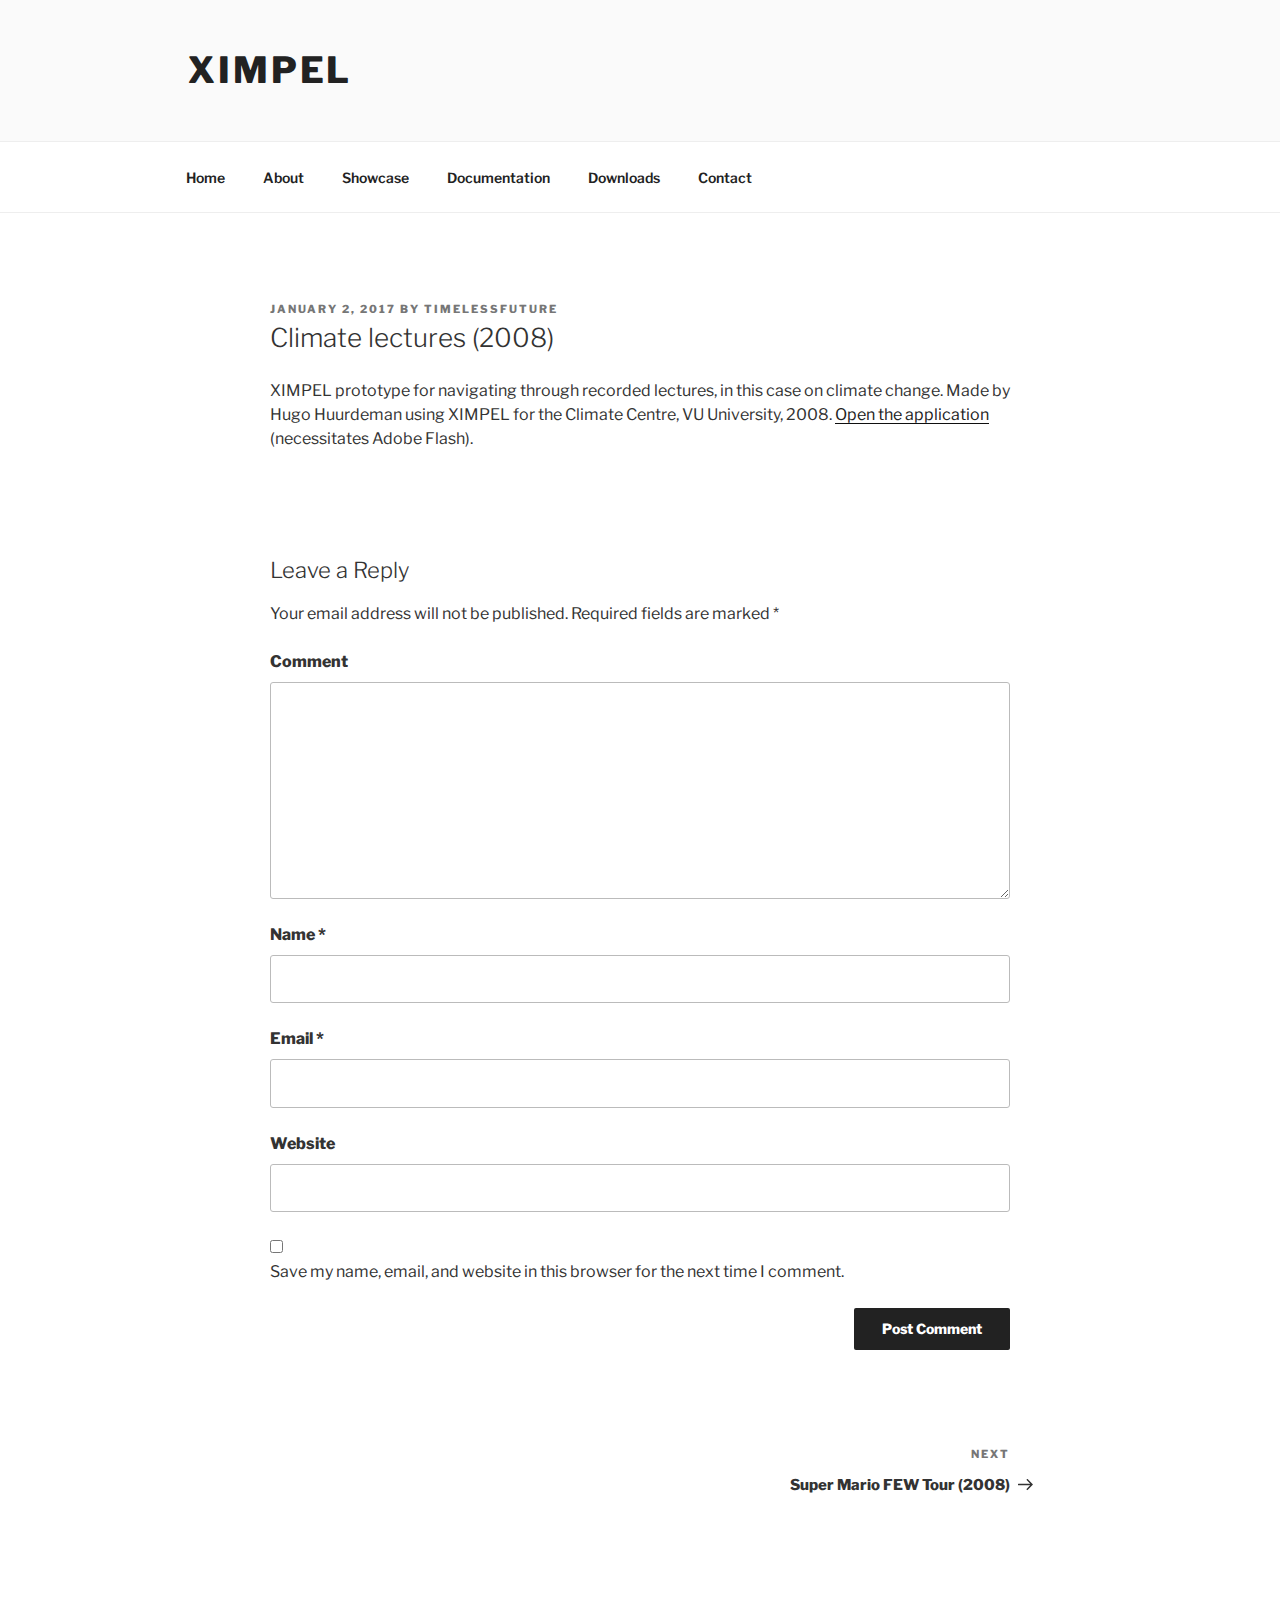
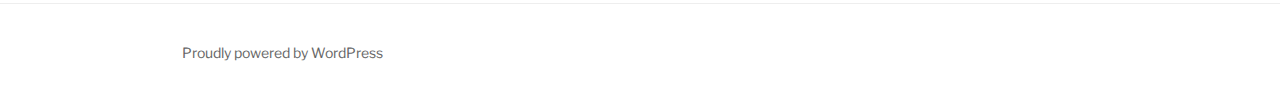
<file: ximpel/showcase/climate-lectures-2008/index.html>
<!DOCTYPE html>
<html lang="en-US" class="no-js no-svg">
<head>
<meta charset="UTF-8">
<meta name="viewport" content="width=device-width, initial-scale=1">
<link rel="profile" href="http://gmpg.org/xfn/11">

<script>(function(html){html.className = html.className.replace(/\bno-js\b/,'js')})(document.documentElement);</script>
<title>Climate lectures (2008) &#8211; XIMPEL</title>
<link rel='dns-prefetch' href='http://fonts.googleapis.com/' />
<link rel='dns-prefetch' href='http://s.w.org/' />
<link href='https://fonts.gstatic.com' crossorigin rel='preconnect' />
<link rel="alternate" type="application/rss+xml" title="XIMPEL &raquo; Feed" href="../feed/index.html" />
<link rel="alternate" type="application/rss+xml" title="XIMPEL &raquo; Comments Feed" href="../comments/feed/index.html" />
<link rel="alternate" type="application/rss+xml" title="XIMPEL &raquo; Climate lectures (2008) Comments Feed" href="feed/index.html" />
		<script type="text/javascript">
			window._wpemojiSettings = {"baseUrl":"https:\/\/s.w.org\/images\/core\/emoji\/2.4\/72x72\/","ext":".png","svgUrl":"https:\/\/s.w.org\/images\/core\/emoji\/2.4\/svg\/","svgExt":".svg","source":{"concatemoji":"http:\/\/www.ximpel.net\/wp-includes\/js\/wp-emoji-release.min.js?ver=4.9.6"}};
			!function(a,b,c){function d(a,b){var c=String.fromCharCode;l.clearRect(0,0,k.width,k.height),l.fillText(c.apply(this,a),0,0);var d=k.toDataURL();l.clearRect(0,0,k.width,k.height),l.fillText(c.apply(this,b),0,0);var e=k.toDataURL();return d===e}function e(a){var b;if(!l||!l.fillText)return!1;switch(l.textBaseline="top",l.font="600 32px Arial",a){case"flag":return!(b=d([55356,56826,55356,56819],[55356,56826,8203,55356,56819]))&&(b=d([55356,57332,56128,56423,56128,56418,56128,56421,56128,56430,56128,56423,56128,56447],[55356,57332,8203,56128,56423,8203,56128,56418,8203,56128,56421,8203,56128,56430,8203,56128,56423,8203,56128,56447]),!b);case"emoji":return b=d([55357,56692,8205,9792,65039],[55357,56692,8203,9792,65039]),!b}return!1}function f(a){var c=b.createElement("script");c.src=a,c.defer=c.type="text/javascript",b.getElementsByTagName("head")[0].appendChild(c)}var g,h,i,j,k=b.createElement("canvas"),l=k.getContext&&k.getContext("2d");for(j=Array("flag","emoji"),c.supports={everything:!0,everythingExceptFlag:!0},i=0;i<j.length;i++)c.supports[j[i]]=e(j[i]),c.supports.everything=c.supports.everything&&c.supports[j[i]],"flag"!==j[i]&&(c.supports.everythingExceptFlag=c.supports.everythingExceptFlag&&c.supports[j[i]]);c.supports.everythingExceptFlag=c.supports.everythingExceptFlag&&!c.supports.flag,c.DOMReady=!1,c.readyCallback=function(){c.DOMReady=!0},c.supports.everything||(h=function(){c.readyCallback()},b.addEventListener?(b.addEventListener("DOMContentLoaded",h,!1),a.addEventListener("load",h,!1)):(a.attachEvent("onload",h),b.attachEvent("onreadystatechange",function(){"complete"===b.readyState&&c.readyCallback()})),g=c.source||{},g.concatemoji?f(g.concatemoji):g.wpemoji&&g.twemoji&&(f(g.twemoji),f(g.wpemoji)))}(window,document,window._wpemojiSettings);
		</script>
		<style type="text/css">
img.wp-smiley,
img.emoji {
	display: inline !important;
	border: none !important;
	box-shadow: none !important;
	height: 1em !important;
	width: 1em !important;
	margin: 0 .07em !important;
	vertical-align: -0.1em !important;
	background: none !important;
	padding: 0 !important;
}
</style>
<link rel='stylesheet' id='twentyseventeen-fonts-css'  href='https://fonts.googleapis.com/css?family=Libre+Franklin%3A300%2C300i%2C400%2C400i%2C600%2C600i%2C800%2C800i&#038;subset=latin%2Clatin-ext' type='text/css' media='all' />
<link rel='stylesheet' id='twentyseventeen-style-css'  href='../wp-content/themes/twentyseventeen/style.css?ver=4.9.6' type='text/css' media='all' />
<!--[if lt IE 9]>
<link rel='stylesheet' id='twentyseventeen-ie8-css'  href='http://www.ximpel.net/wp-content/themes/twentyseventeen/assets/css/ie8.css?ver=1.0' type='text/css' media='all' />
<![endif]-->
<!--[if lt IE 9]>
<script type='text/javascript' src='http://www.ximpel.net/wp-content/themes/twentyseventeen/assets/js/html5.js?ver=3.7.3'></script>
<![endif]-->
<script type='text/javascript' src='../wp-includes/js/jquery/jquery.js?ver=1.12.4'></script>
<script type='text/javascript' src='../wp-includes/js/jquery/jquery-migrate.min.js?ver=1.4.1'></script>
<link rel='https://api.w.org/' href='../wp-json/index.html' />
<link rel="EditURI" type="application/rsd+xml" title="RSD" href="../xmlrpc.php?rsd" />
<link rel="wlwmanifest" type="application/wlwmanifest+xml" href="../wp-includes/wlwmanifest.xml" /> 
<link rel='next' title='Super Mario FEW Tour (2008)' href='../index.html?p=71' />
<meta name="generator" content="WordPress 4.9.6" />
<link rel="canonical" href="../index.html?p=95" />
<link rel='shortlink' href='../index.html?p=95' />
<link rel="alternate" type="application/json+oembed" href="../wp-json/oembed/1.0/embed?url=http:%252F%252Fwww.ximpel.net%252Fclimate-lectures-2008%252F" />
<link rel="alternate" type="text/xml+oembed" href="../wp-json/oembed/1.0/embed?url=http:%252F%252Fwww.ximpel.net%252Fclimate-lectures-2008%252F&amp;format=xml" />
<link rel="pingback" href="http://www.ximpel.net/xmlrpc.php">
</head>

<body class="post-template-default single single-post postid-95 single-format-standard colors-light">
<div id="page" class="site">
	<a class="skip-link screen-reader-text" href="../index.html?p=95#content">Skip to content</a>

	<header id="masthead" class="site-header" role="banner">

		<div class="custom-header">

		<div class="custom-header-media">
					</div>

	<div class="site-branding">
	<div class="wrap">

		
		<div class="site-branding-text">
							<p class="site-title"><a href="../index.html" rel="home">XIMPEL</a></p>
			
					</div><!-- .site-branding-text -->

		
	</div><!-- .wrap -->
</div><!-- .site-branding -->

</div><!-- .custom-header -->

					<div class="navigation-top">
				<div class="wrap">
					<nav id="site-navigation" class="main-navigation" role="navigation" aria-label="Top Menu">
	<button class="menu-toggle" aria-controls="top-menu" aria-expanded="false">
		<svg class="icon icon-bars" aria-hidden="true" role="img"> <use href="#icon-bars" xlink:href="#icon-bars"></use> </svg><svg class="icon icon-close" aria-hidden="true" role="img"> <use href="#icon-close" xlink:href="#icon-close"></use> </svg>Menu	</button>

	<div class="menu-primary-container"><ul id="top-menu" class="menu"><li id="menu-item-54" class="menu-item menu-item-type-post_type menu-item-object-page menu-item-home menu-item-54"><a href="../index.html">Home</a></li>
<li id="menu-item-52" class="menu-item menu-item-type-post_type menu-item-object-page menu-item-52"><a href="../index.html?p=5">About</a></li>
<li id="menu-item-55" class="menu-item menu-item-type-post_type menu-item-object-page current_page_parent menu-item-55"><a href="../showcase">Showcase</a></li>
<li id="menu-item-50" class="menu-item menu-item-type-post_type menu-item-object-page menu-item-50"><a href="../index.html?p=30">Documentation</a></li>
<li id="menu-item-51" class="menu-item menu-item-type-post_type menu-item-object-page menu-item-51"><a href="../index.html?p=28">Downloads</a></li>
<li id="menu-item-53" class="menu-item menu-item-type-post_type menu-item-object-page menu-item-53"><a href="../index.html?p=6">Contact</a></li>
</ul></div>
	</nav><!-- #site-navigation -->
				</div><!-- .wrap -->
			</div><!-- .navigation-top -->
		
	</header><!-- #masthead -->

	
	<div class="site-content-contain">
		<div id="content" class="site-content">

<div class="wrap">
	<div id="primary" class="content-area">
		<main id="main" class="site-main" role="main">

			
<article id="post-95" class="post-95 post type-post status-publish format-standard hentry category-uncategorized">
		<header class="entry-header">
		<div class="entry-meta"><span class="posted-on"><span class="screen-reader-text">Posted on</span> <a href="../index.html?p=95" rel="bookmark"><time class="entry-date published" datetime="2017-01-02T17:37:49+00:00">January 2, 2017</time><time class="updated" datetime="2017-10-10T10:01:59+00:00">October 10, 2017</time></a></span><span class="byline"> by <span class="author vcard"><a class="url fn n" href="../author/timelessfuture/index.html">timelessfuture</a></span></span></div><!-- .entry-meta --><h1 class="entry-title">Climate lectures (2008)</h1>	</header><!-- .entry-header -->

	
	<div class="entry-content">
		<div class="post-entry">
<p>XIMPEL prototype for navigating through recorded lectures, in this case on climate change. Made by Hugo Huurdeman using XIMPEL for the Climate Centre, VU University, 2008. <a href="http://classic.ximpelapps.nl/lectureviewer" target="_blank" rel="noopener">Open the application</a> (necessitates Adobe Flash).</p>
</div>
	</div><!-- .entry-content -->

	
</article><!-- #post-## -->

<div id="comments" class="comments-area">

		<div id="respond" class="comment-respond">
		<h3 id="reply-title" class="comment-reply-title">Leave a Reply <small><a rel="nofollow" id="cancel-comment-reply-link" href="../index.html?p=95#respond" style="display:none;">Cancel reply</a></small></h3>			<form action="http://www.ximpel.net/wp-comments-post.php" method="post" id="commentform" class="comment-form" novalidate>
				<p class="comment-notes"><span id="email-notes">Your email address will not be published.</span> Required fields are marked <span class="required">*</span></p><p class="comment-form-comment"><label for="comment">Comment</label> <textarea id="comment" name="comment" cols="45" rows="8" maxlength="65525" required="required"></textarea></p><p class="comment-form-author"><label for="author">Name <span class="required">*</span></label> <input id="author" name="author" type="text" value="" size="30" maxlength="245" required='required' /></p>
<p class="comment-form-email"><label for="email">Email <span class="required">*</span></label> <input id="email" name="email" type="email" value="" size="30" maxlength="100" aria-describedby="email-notes" required='required' /></p>
<p class="comment-form-url"><label for="url">Website</label> <input id="url" name="url" type="url" value="" size="30" maxlength="200" /></p>
<p class="comment-form-cookies-consent"><input id="wp-comment-cookies-consent" name="wp-comment-cookies-consent" type="checkbox" value="yes" /><label for="wp-comment-cookies-consent">Save my name, email, and website in this browser for the next time I comment.</label></p>
<p class="form-submit"><input name="submit" type="submit" id="submit" class="submit" value="Post Comment" /> <input type='hidden' name='comment_post_ID' value='95' id='comment_post_ID' />
<input type='hidden' name='comment_parent' id='comment_parent' value='0' />
</p>			</form>
			</div><!-- #respond -->
	
</div><!-- #comments -->

	<nav class="navigation post-navigation" role="navigation">
		<h2 class="screen-reader-text">Post navigation</h2>
		<div class="nav-links"><div class="nav-next"><a href="../index.html?p=71" rel="next"><span class="screen-reader-text">Next Post</span><span aria-hidden="true" class="nav-subtitle">Next</span> <span class="nav-title">Super Mario FEW Tour (2008)<span class="nav-title-icon-wrapper"><svg class="icon icon-arrow-right" aria-hidden="true" role="img"> <use href="#icon-arrow-right" xlink:href="#icon-arrow-right"></use> </svg></span></span></a></div></div>
	</nav>
		</main><!-- #main -->
	</div><!-- #primary -->
	</div><!-- .wrap -->


		</div><!-- #content -->

		<footer id="colophon" class="site-footer" role="contentinfo">
			<div class="wrap">
				
<div class="site-info">
	<a href="https://wordpress.org/">Proudly powered by WordPress</a>
</div><!-- .site-info -->
			</div><!-- .wrap -->
		</footer><!-- #colophon -->
	</div><!-- .site-content-contain -->
</div><!-- #page -->
<script type='text/javascript'>
/* <![CDATA[ */
var twentyseventeenScreenReaderText = {"quote":"<svg class=\"icon icon-quote-right\" aria-hidden=\"true\" role=\"img\"> <use href=\"#icon-quote-right\" xlink:href=\"#icon-quote-right\"><\/use> <\/svg>","expand":"Expand child menu","collapse":"Collapse child menu","icon":"<svg class=\"icon icon-angle-down\" aria-hidden=\"true\" role=\"img\"> <use href=\"#icon-angle-down\" xlink:href=\"#icon-angle-down\"><\/use> <span class=\"svg-fallback icon-angle-down\"><\/span><\/svg>"};
/* ]]> */
</script>
<script type='text/javascript' src='../wp-content/themes/twentyseventeen/assets/js/skip-link-focus-fix.js?ver=1.0'></script>
<script type='text/javascript' src='../wp-content/themes/twentyseventeen/assets/js/navigation.js?ver=1.0'></script>
<script type='text/javascript' src='../wp-content/themes/twentyseventeen/assets/js/global.js?ver=1.0'></script>
<script type='text/javascript' src='../wp-content/themes/twentyseventeen/assets/js/jquery.scrollTo.js?ver=2.1.2'></script>
<script type='text/javascript' src='../wp-includes/js/comment-reply.min.js?ver=4.9.6'></script>
<script type='text/javascript' src='../wp-includes/js/wp-embed.min.js?ver=4.9.6'></script>
<svg style="position: absolute; width: 0; height: 0; overflow: hidden;" version="1.1" xmlns="http://www.w3.org/2000/svg" xmlns:xlink="http://www.w3.org/1999/xlink">
<defs>
<symbol id="icon-behance" viewBox="0 0 37 32">
<path class="path1" d="M33 6.054h-9.125v2.214h9.125v-2.214zM28.5 13.661q-1.607 0-2.607 0.938t-1.107 2.545h7.286q-0.321-3.482-3.571-3.482zM28.786 24.107q1.125 0 2.179-0.571t1.357-1.554h3.946q-1.786 5.482-7.625 5.482-3.821 0-6.080-2.357t-2.259-6.196q0-3.714 2.33-6.17t6.009-2.455q2.464 0 4.295 1.214t2.732 3.196 0.902 4.429q0 0.304-0.036 0.839h-11.75q0 1.982 1.027 3.063t2.973 1.080zM4.946 23.214h5.286q3.661 0 3.661-2.982 0-3.214-3.554-3.214h-5.393v6.196zM4.946 13.625h5.018q1.393 0 2.205-0.652t0.813-2.027q0-2.571-3.393-2.571h-4.643v5.25zM0 4.536h10.607q1.554 0 2.768 0.25t2.259 0.848 1.607 1.723 0.563 2.75q0 3.232-3.071 4.696 2.036 0.571 3.071 2.054t1.036 3.643q0 1.339-0.438 2.438t-1.179 1.848-1.759 1.268-2.161 0.75-2.393 0.232h-10.911v-22.5z"></path>
</symbol>
<symbol id="icon-deviantart" viewBox="0 0 18 32">
<path class="path1" d="M18.286 5.411l-5.411 10.393 0.429 0.554h4.982v7.411h-9.054l-0.786 0.536-2.536 4.875-0.536 0.536h-5.375v-5.411l5.411-10.411-0.429-0.536h-4.982v-7.411h9.054l0.786-0.536 2.536-4.875 0.536-0.536h5.375v5.411z"></path>
</symbol>
<symbol id="icon-medium" viewBox="0 0 32 32">
<path class="path1" d="M10.661 7.518v20.946q0 0.446-0.223 0.759t-0.652 0.313q-0.304 0-0.589-0.143l-8.304-4.161q-0.375-0.179-0.634-0.598t-0.259-0.83v-20.357q0-0.357 0.179-0.607t0.518-0.25q0.25 0 0.786 0.268l9.125 4.571q0.054 0.054 0.054 0.089zM11.804 9.321l9.536 15.464-9.536-4.75v-10.714zM32 9.643v18.821q0 0.446-0.25 0.723t-0.679 0.277-0.839-0.232l-7.875-3.929zM31.946 7.5q0 0.054-4.58 7.491t-5.366 8.705l-6.964-11.321 5.786-9.411q0.304-0.5 0.929-0.5 0.25 0 0.464 0.107l9.661 4.821q0.071 0.036 0.071 0.107z"></path>
</symbol>
<symbol id="icon-slideshare" viewBox="0 0 32 32">
<path class="path1" d="M15.589 13.214q0 1.482-1.134 2.545t-2.723 1.063-2.723-1.063-1.134-2.545q0-1.5 1.134-2.554t2.723-1.054 2.723 1.054 1.134 2.554zM24.554 13.214q0 1.482-1.125 2.545t-2.732 1.063q-1.589 0-2.723-1.063t-1.134-2.545q0-1.5 1.134-2.554t2.723-1.054q1.607 0 2.732 1.054t1.125 2.554zM28.571 16.429v-11.911q0-1.554-0.571-2.205t-1.982-0.652h-19.857q-1.482 0-2.009 0.607t-0.527 2.25v12.018q0.768 0.411 1.58 0.714t1.446 0.5 1.446 0.33 1.268 0.196 1.25 0.071 1.045 0.009 1.009-0.036 0.795-0.036q1.214-0.018 1.696 0.482 0.107 0.107 0.179 0.161 0.464 0.446 1.089 0.911 0.125-1.625 2.107-1.554 0.089 0 0.652 0.027t0.768 0.036 0.813 0.018 0.946-0.018 0.973-0.080 1.089-0.152 1.107-0.241 1.196-0.348 1.205-0.482 1.286-0.616zM31.482 16.339q-2.161 2.661-6.643 4.5 1.5 5.089-0.411 8.304-1.179 2.018-3.268 2.643-1.857 0.571-3.25-0.268-1.536-0.911-1.464-2.929l-0.018-5.821v-0.018q-0.143-0.036-0.438-0.107t-0.42-0.089l-0.018 6.036q0.071 2.036-1.482 2.929-1.411 0.839-3.268 0.268-2.089-0.643-3.25-2.679-1.875-3.214-0.393-8.268-4.482-1.839-6.643-4.5-0.446-0.661-0.071-1.125t1.071 0.018q0.054 0.036 0.196 0.125t0.196 0.143v-12.393q0-1.286 0.839-2.196t2.036-0.911h22.446q1.196 0 2.036 0.911t0.839 2.196v12.393l0.375-0.268q0.696-0.482 1.071-0.018t-0.071 1.125z"></path>
</symbol>
<symbol id="icon-snapchat-ghost" viewBox="0 0 30 32">
<path class="path1" d="M15.143 2.286q2.393-0.018 4.295 1.223t2.92 3.438q0.482 1.036 0.482 3.196 0 0.839-0.161 3.411 0.25 0.125 0.5 0.125 0.321 0 0.911-0.241t0.911-0.241q0.518 0 1 0.321t0.482 0.821q0 0.571-0.563 0.964t-1.232 0.563-1.232 0.518-0.563 0.848q0 0.268 0.214 0.768 0.661 1.464 1.83 2.679t2.58 1.804q0.5 0.214 1.429 0.411 0.5 0.107 0.5 0.625 0 1.25-3.911 1.839-0.125 0.196-0.196 0.696t-0.25 0.83-0.589 0.33q-0.357 0-1.107-0.116t-1.143-0.116q-0.661 0-1.107 0.089-0.571 0.089-1.125 0.402t-1.036 0.679-1.036 0.723-1.357 0.598-1.768 0.241q-0.929 0-1.723-0.241t-1.339-0.598-1.027-0.723-1.036-0.679-1.107-0.402q-0.464-0.089-1.125-0.089-0.429 0-1.17 0.134t-1.045 0.134q-0.446 0-0.625-0.33t-0.25-0.848-0.196-0.714q-3.911-0.589-3.911-1.839 0-0.518 0.5-0.625 0.929-0.196 1.429-0.411 1.393-0.571 2.58-1.804t1.83-2.679q0.214-0.5 0.214-0.768 0-0.5-0.563-0.848t-1.241-0.527-1.241-0.563-0.563-0.938q0-0.482 0.464-0.813t0.982-0.33q0.268 0 0.857 0.232t0.946 0.232q0.321 0 0.571-0.125-0.161-2.536-0.161-3.393 0-2.179 0.482-3.214 1.143-2.446 3.071-3.536t4.714-1.125z"></path>
</symbol>
<symbol id="icon-yelp" viewBox="0 0 27 32">
<path class="path1" d="M13.804 23.554v2.268q-0.018 5.214-0.107 5.446-0.214 0.571-0.911 0.714-0.964 0.161-3.241-0.679t-2.902-1.589q-0.232-0.268-0.304-0.643-0.018-0.214 0.071-0.464 0.071-0.179 0.607-0.839t3.232-3.857q0.018 0 1.071-1.25 0.268-0.339 0.705-0.438t0.884 0.063q0.429 0.179 0.67 0.518t0.223 0.75zM11.143 19.071q-0.054 0.982-0.929 1.25l-2.143 0.696q-4.911 1.571-5.214 1.571-0.625-0.036-0.964-0.643-0.214-0.446-0.304-1.339-0.143-1.357 0.018-2.973t0.536-2.223 1-0.571q0.232 0 3.607 1.375 1.25 0.518 2.054 0.839l1.5 0.607q0.411 0.161 0.634 0.545t0.205 0.866zM25.893 24.375q-0.125 0.964-1.634 2.875t-2.42 2.268q-0.661 0.25-1.125-0.125-0.25-0.179-3.286-5.125l-0.839-1.375q-0.25-0.375-0.205-0.821t0.348-0.821q0.625-0.768 1.482-0.464 0.018 0.018 2.125 0.714 3.625 1.179 4.321 1.42t0.839 0.366q0.5 0.393 0.393 1.089zM13.893 13.089q0.089 1.821-0.964 2.179-1.036 0.304-2.036-1.268l-6.75-10.679q-0.143-0.625 0.339-1.107 0.732-0.768 3.705-1.598t4.009-0.563q0.714 0.179 0.875 0.804 0.054 0.321 0.393 5.455t0.429 6.777zM25.714 15.018q0.054 0.696-0.464 1.054-0.268 0.179-5.875 1.536-1.196 0.268-1.625 0.411l0.018-0.036q-0.411 0.107-0.821-0.071t-0.661-0.571q-0.536-0.839 0-1.554 0.018-0.018 1.339-1.821 2.232-3.054 2.679-3.643t0.607-0.696q0.5-0.339 1.161-0.036 0.857 0.411 2.196 2.384t1.446 2.991v0.054z"></path>
</symbol>
<symbol id="icon-vine" viewBox="0 0 27 32">
<path class="path1" d="M26.732 14.768v3.536q-1.804 0.411-3.536 0.411-1.161 2.429-2.955 4.839t-3.241 3.848-2.286 1.902q-1.429 0.804-2.893-0.054-0.5-0.304-1.080-0.777t-1.518-1.491-1.83-2.295-1.92-3.286-1.884-4.357-1.634-5.616-1.259-6.964h5.054q0.464 3.893 1.25 7.116t1.866 5.661 2.17 4.205 2.5 3.482q3.018-3.018 5.125-7.25-2.536-1.286-3.982-3.929t-1.446-5.946q0-3.429 1.857-5.616t5.071-2.188q3.179 0 4.875 1.884t1.696 5.313q0 2.839-1.036 5.107-0.125 0.018-0.348 0.054t-0.821 0.036-1.125-0.107-1.107-0.455-0.902-0.92q0.554-1.839 0.554-3.286 0-1.554-0.518-2.357t-1.411-0.804q-0.946 0-1.518 0.884t-0.571 2.509q0 3.321 1.875 5.241t4.768 1.92q1.107 0 2.161-0.25z"></path>
</symbol>
<symbol id="icon-vk" viewBox="0 0 35 32">
<path class="path1" d="M34.232 9.286q0.411 1.143-2.679 5.25-0.429 0.571-1.161 1.518-1.393 1.786-1.607 2.339-0.304 0.732 0.25 1.446 0.304 0.375 1.446 1.464h0.018l0.071 0.071q2.518 2.339 3.411 3.946 0.054 0.089 0.116 0.223t0.125 0.473-0.009 0.607-0.446 0.491-1.054 0.223l-4.571 0.071q-0.429 0.089-1-0.089t-0.929-0.393l-0.357-0.214q-0.536-0.375-1.25-1.143t-1.223-1.384-1.089-1.036-1.009-0.277q-0.054 0.018-0.143 0.063t-0.304 0.259-0.384 0.527-0.304 0.929-0.116 1.384q0 0.268-0.063 0.491t-0.134 0.33l-0.071 0.089q-0.321 0.339-0.946 0.393h-2.054q-1.268 0.071-2.607-0.295t-2.348-0.946-1.839-1.179-1.259-1.027l-0.446-0.429q-0.179-0.179-0.491-0.536t-1.277-1.625-1.893-2.696-2.188-3.768-2.33-4.857q-0.107-0.286-0.107-0.482t0.054-0.286l0.071-0.107q0.268-0.339 1.018-0.339l4.893-0.036q0.214 0.036 0.411 0.116t0.286 0.152l0.089 0.054q0.286 0.196 0.429 0.571 0.357 0.893 0.821 1.848t0.732 1.455l0.286 0.518q0.518 1.071 1 1.857t0.866 1.223 0.741 0.688 0.607 0.25 0.482-0.089q0.036-0.018 0.089-0.089t0.214-0.393 0.241-0.839 0.17-1.446 0-2.232q-0.036-0.714-0.161-1.304t-0.25-0.821l-0.107-0.214q-0.446-0.607-1.518-0.768-0.232-0.036 0.089-0.429 0.304-0.339 0.679-0.536 0.946-0.464 4.268-0.429 1.464 0.018 2.411 0.232 0.357 0.089 0.598 0.241t0.366 0.429 0.188 0.571 0.063 0.813-0.018 0.982-0.045 1.259-0.027 1.473q0 0.196-0.018 0.75t-0.009 0.857 0.063 0.723 0.205 0.696 0.402 0.438q0.143 0.036 0.304 0.071t0.464-0.196 0.679-0.616 0.929-1.196 1.214-1.92q1.071-1.857 1.911-4.018 0.071-0.179 0.179-0.313t0.196-0.188l0.071-0.054 0.089-0.045t0.232-0.054 0.357-0.009l5.143-0.036q0.696-0.089 1.143 0.045t0.554 0.295z"></path>
</symbol>
<symbol id="icon-search" viewBox="0 0 30 32">
<path class="path1" d="M20.571 14.857q0-3.304-2.348-5.652t-5.652-2.348-5.652 2.348-2.348 5.652 2.348 5.652 5.652 2.348 5.652-2.348 2.348-5.652zM29.714 29.714q0 0.929-0.679 1.607t-1.607 0.679q-0.964 0-1.607-0.679l-6.125-6.107q-3.196 2.214-7.125 2.214-2.554 0-4.884-0.991t-4.018-2.679-2.679-4.018-0.991-4.884 0.991-4.884 2.679-4.018 4.018-2.679 4.884-0.991 4.884 0.991 4.018 2.679 2.679 4.018 0.991 4.884q0 3.929-2.214 7.125l6.125 6.125q0.661 0.661 0.661 1.607z"></path>
</symbol>
<symbol id="icon-envelope-o" viewBox="0 0 32 32">
<path class="path1" d="M29.714 26.857v-13.714q-0.571 0.643-1.232 1.179-4.786 3.679-7.607 6.036-0.911 0.768-1.482 1.196t-1.545 0.866-1.83 0.438h-0.036q-0.857 0-1.83-0.438t-1.545-0.866-1.482-1.196q-2.821-2.357-7.607-6.036-0.661-0.536-1.232-1.179v13.714q0 0.232 0.17 0.402t0.402 0.17h26.286q0.232 0 0.402-0.17t0.17-0.402zM29.714 8.089v-0.438t-0.009-0.232-0.054-0.223-0.098-0.161-0.161-0.134-0.25-0.045h-26.286q-0.232 0-0.402 0.17t-0.17 0.402q0 3 2.625 5.071 3.446 2.714 7.161 5.661 0.107 0.089 0.625 0.527t0.821 0.67 0.795 0.563 0.902 0.491 0.768 0.161h0.036q0.357 0 0.768-0.161t0.902-0.491 0.795-0.563 0.821-0.67 0.625-0.527q3.714-2.946 7.161-5.661 0.964-0.768 1.795-2.063t0.83-2.348zM32 7.429v19.429q0 1.179-0.839 2.018t-2.018 0.839h-26.286q-1.179 0-2.018-0.839t-0.839-2.018v-19.429q0-1.179 0.839-2.018t2.018-0.839h26.286q1.179 0 2.018 0.839t0.839 2.018z"></path>
</symbol>
<symbol id="icon-close" viewBox="0 0 25 32">
<path class="path1" d="M23.179 23.607q0 0.714-0.5 1.214l-2.429 2.429q-0.5 0.5-1.214 0.5t-1.214-0.5l-5.25-5.25-5.25 5.25q-0.5 0.5-1.214 0.5t-1.214-0.5l-2.429-2.429q-0.5-0.5-0.5-1.214t0.5-1.214l5.25-5.25-5.25-5.25q-0.5-0.5-0.5-1.214t0.5-1.214l2.429-2.429q0.5-0.5 1.214-0.5t1.214 0.5l5.25 5.25 5.25-5.25q0.5-0.5 1.214-0.5t1.214 0.5l2.429 2.429q0.5 0.5 0.5 1.214t-0.5 1.214l-5.25 5.25 5.25 5.25q0.5 0.5 0.5 1.214z"></path>
</symbol>
<symbol id="icon-angle-down" viewBox="0 0 21 32">
<path class="path1" d="M19.196 13.143q0 0.232-0.179 0.411l-8.321 8.321q-0.179 0.179-0.411 0.179t-0.411-0.179l-8.321-8.321q-0.179-0.179-0.179-0.411t0.179-0.411l0.893-0.893q0.179-0.179 0.411-0.179t0.411 0.179l7.018 7.018 7.018-7.018q0.179-0.179 0.411-0.179t0.411 0.179l0.893 0.893q0.179 0.179 0.179 0.411z"></path>
</symbol>
<symbol id="icon-folder-open" viewBox="0 0 34 32">
<path class="path1" d="M33.554 17q0 0.554-0.554 1.179l-6 7.071q-0.768 0.911-2.152 1.545t-2.563 0.634h-19.429q-0.607 0-1.080-0.232t-0.473-0.768q0-0.554 0.554-1.179l6-7.071q0.768-0.911 2.152-1.545t2.563-0.634h19.429q0.607 0 1.080 0.232t0.473 0.768zM27.429 10.857v2.857h-14.857q-1.679 0-3.518 0.848t-2.929 2.134l-6.107 7.179q0-0.071-0.009-0.223t-0.009-0.223v-17.143q0-1.643 1.179-2.821t2.821-1.179h5.714q1.643 0 2.821 1.179t1.179 2.821v0.571h9.714q1.643 0 2.821 1.179t1.179 2.821z"></path>
</symbol>
<symbol id="icon-twitter" viewBox="0 0 30 32">
<path class="path1" d="M28.929 7.286q-1.196 1.75-2.893 2.982 0.018 0.25 0.018 0.75 0 2.321-0.679 4.634t-2.063 4.437-3.295 3.759-4.607 2.607-5.768 0.973q-4.839 0-8.857-2.589 0.625 0.071 1.393 0.071 4.018 0 7.161-2.464-1.875-0.036-3.357-1.152t-2.036-2.848q0.589 0.089 1.089 0.089 0.768 0 1.518-0.196-2-0.411-3.313-1.991t-1.313-3.67v-0.071q1.214 0.679 2.607 0.732-1.179-0.786-1.875-2.054t-0.696-2.75q0-1.571 0.786-2.911 2.161 2.661 5.259 4.259t6.634 1.777q-0.143-0.679-0.143-1.321 0-2.393 1.688-4.080t4.080-1.688q2.5 0 4.214 1.821 1.946-0.375 3.661-1.393-0.661 2.054-2.536 3.179 1.661-0.179 3.321-0.893z"></path>
</symbol>
<symbol id="icon-facebook" viewBox="0 0 19 32">
<path class="path1" d="M17.125 0.214v4.714h-2.804q-1.536 0-2.071 0.643t-0.536 1.929v3.375h5.232l-0.696 5.286h-4.536v13.554h-5.464v-13.554h-4.554v-5.286h4.554v-3.893q0-3.321 1.857-5.152t4.946-1.83q2.625 0 4.071 0.214z"></path>
</symbol>
<symbol id="icon-github" viewBox="0 0 27 32">
<path class="path1" d="M13.714 2.286q3.732 0 6.884 1.839t4.991 4.991 1.839 6.884q0 4.482-2.616 8.063t-6.759 4.955q-0.482 0.089-0.714-0.125t-0.232-0.536q0-0.054 0.009-1.366t0.009-2.402q0-1.732-0.929-2.536 1.018-0.107 1.83-0.321t1.679-0.696 1.446-1.188 0.946-1.875 0.366-2.688q0-2.125-1.411-3.679 0.661-1.625-0.143-3.643-0.5-0.161-1.446 0.196t-1.643 0.786l-0.679 0.429q-1.661-0.464-3.429-0.464t-3.429 0.464q-0.286-0.196-0.759-0.482t-1.491-0.688-1.518-0.241q-0.804 2.018-0.143 3.643-1.411 1.554-1.411 3.679 0 1.518 0.366 2.679t0.938 1.875 1.438 1.196 1.679 0.696 1.83 0.321q-0.696 0.643-0.875 1.839-0.375 0.179-0.804 0.268t-1.018 0.089-1.17-0.384-0.991-1.116q-0.339-0.571-0.866-0.929t-0.884-0.429l-0.357-0.054q-0.375 0-0.518 0.080t-0.089 0.205 0.161 0.25 0.232 0.214l0.125 0.089q0.393 0.179 0.777 0.679t0.563 0.911l0.179 0.411q0.232 0.679 0.786 1.098t1.196 0.536 1.241 0.125 0.991-0.063l0.411-0.071q0 0.679 0.009 1.58t0.009 0.973q0 0.321-0.232 0.536t-0.714 0.125q-4.143-1.375-6.759-4.955t-2.616-8.063q0-3.732 1.839-6.884t4.991-4.991 6.884-1.839zM5.196 21.982q0.054-0.125-0.125-0.214-0.179-0.054-0.232 0.036-0.054 0.125 0.125 0.214 0.161 0.107 0.232-0.036zM5.75 22.589q0.125-0.089-0.036-0.286-0.179-0.161-0.286-0.054-0.125 0.089 0.036 0.286 0.179 0.179 0.286 0.054zM6.286 23.393q0.161-0.125 0-0.339-0.143-0.232-0.304-0.107-0.161 0.089 0 0.321t0.304 0.125zM7.036 24.143q0.143-0.143-0.071-0.339-0.214-0.214-0.357-0.054-0.161 0.143 0.071 0.339 0.214 0.214 0.357 0.054zM8.054 24.589q0.054-0.196-0.232-0.286-0.268-0.071-0.339 0.125t0.232 0.268q0.268 0.107 0.339-0.107zM9.179 24.679q0-0.232-0.304-0.196-0.286 0-0.286 0.196 0 0.232 0.304 0.196 0.286 0 0.286-0.196zM10.214 24.5q-0.036-0.196-0.321-0.161-0.286 0.054-0.25 0.268t0.321 0.143 0.25-0.25z"></path>
</symbol>
<symbol id="icon-bars" viewBox="0 0 27 32">
<path class="path1" d="M27.429 24v2.286q0 0.464-0.339 0.804t-0.804 0.339h-25.143q-0.464 0-0.804-0.339t-0.339-0.804v-2.286q0-0.464 0.339-0.804t0.804-0.339h25.143q0.464 0 0.804 0.339t0.339 0.804zM27.429 14.857v2.286q0 0.464-0.339 0.804t-0.804 0.339h-25.143q-0.464 0-0.804-0.339t-0.339-0.804v-2.286q0-0.464 0.339-0.804t0.804-0.339h25.143q0.464 0 0.804 0.339t0.339 0.804zM27.429 5.714v2.286q0 0.464-0.339 0.804t-0.804 0.339h-25.143q-0.464 0-0.804-0.339t-0.339-0.804v-2.286q0-0.464 0.339-0.804t0.804-0.339h25.143q0.464 0 0.804 0.339t0.339 0.804z"></path>
</symbol>
<symbol id="icon-google-plus" viewBox="0 0 41 32">
<path class="path1" d="M25.661 16.304q0 3.714-1.554 6.616t-4.429 4.536-6.589 1.634q-2.661 0-5.089-1.036t-4.179-2.786-2.786-4.179-1.036-5.089 1.036-5.089 2.786-4.179 4.179-2.786 5.089-1.036q5.107 0 8.768 3.429l-3.554 3.411q-2.089-2.018-5.214-2.018-2.196 0-4.063 1.107t-2.955 3.009-1.089 4.152 1.089 4.152 2.955 3.009 4.063 1.107q1.482 0 2.723-0.411t2.045-1.027 1.402-1.402 0.875-1.482 0.384-1.321h-7.429v-4.5h12.357q0.214 1.125 0.214 2.179zM41.143 14.125v3.75h-3.732v3.732h-3.75v-3.732h-3.732v-3.75h3.732v-3.732h3.75v3.732h3.732z"></path>
</symbol>
<symbol id="icon-linkedin" viewBox="0 0 27 32">
<path class="path1" d="M6.232 11.161v17.696h-5.893v-17.696h5.893zM6.607 5.696q0.018 1.304-0.902 2.179t-2.42 0.875h-0.036q-1.464 0-2.357-0.875t-0.893-2.179q0-1.321 0.92-2.188t2.402-0.866 2.375 0.866 0.911 2.188zM27.429 18.714v10.143h-5.875v-9.464q0-1.875-0.723-2.938t-2.259-1.063q-1.125 0-1.884 0.616t-1.134 1.527q-0.196 0.536-0.196 1.446v9.875h-5.875q0.036-7.125 0.036-11.554t-0.018-5.286l-0.018-0.857h5.875v2.571h-0.036q0.357-0.571 0.732-1t1.009-0.929 1.554-0.777 2.045-0.277q3.054 0 4.911 2.027t1.857 5.938z"></path>
</symbol>
<symbol id="icon-quote-right" viewBox="0 0 30 32">
<path class="path1" d="M13.714 5.714v12.571q0 1.857-0.723 3.545t-1.955 2.92-2.92 1.955-3.545 0.723h-1.143q-0.464 0-0.804-0.339t-0.339-0.804v-2.286q0-0.464 0.339-0.804t0.804-0.339h1.143q1.893 0 3.232-1.339t1.339-3.232v-0.571q0-0.714-0.5-1.214t-1.214-0.5h-4q-1.429 0-2.429-1t-1-2.429v-6.857q0-1.429 1-2.429t2.429-1h6.857q1.429 0 2.429 1t1 2.429zM29.714 5.714v12.571q0 1.857-0.723 3.545t-1.955 2.92-2.92 1.955-3.545 0.723h-1.143q-0.464 0-0.804-0.339t-0.339-0.804v-2.286q0-0.464 0.339-0.804t0.804-0.339h1.143q1.893 0 3.232-1.339t1.339-3.232v-0.571q0-0.714-0.5-1.214t-1.214-0.5h-4q-1.429 0-2.429-1t-1-2.429v-6.857q0-1.429 1-2.429t2.429-1h6.857q1.429 0 2.429 1t1 2.429z"></path>
</symbol>
<symbol id="icon-mail-reply" viewBox="0 0 32 32">
<path class="path1" d="M32 20q0 2.964-2.268 8.054-0.054 0.125-0.188 0.429t-0.241 0.536-0.232 0.393q-0.214 0.304-0.5 0.304-0.268 0-0.42-0.179t-0.152-0.446q0-0.161 0.045-0.473t0.045-0.42q0.089-1.214 0.089-2.196 0-1.804-0.313-3.232t-0.866-2.473-1.429-1.804-1.884-1.241-2.375-0.759-2.75-0.384-3.134-0.107h-4v4.571q0 0.464-0.339 0.804t-0.804 0.339-0.804-0.339l-9.143-9.143q-0.339-0.339-0.339-0.804t0.339-0.804l9.143-9.143q0.339-0.339 0.804-0.339t0.804 0.339 0.339 0.804v4.571h4q12.732 0 15.625 7.196 0.946 2.393 0.946 5.946z"></path>
</symbol>
<symbol id="icon-youtube" viewBox="0 0 27 32">
<path class="path1" d="M17.339 22.214v3.768q0 1.196-0.696 1.196-0.411 0-0.804-0.393v-5.375q0.393-0.393 0.804-0.393 0.696 0 0.696 1.196zM23.375 22.232v0.821h-1.607v-0.821q0-1.214 0.804-1.214t0.804 1.214zM6.125 18.339h1.911v-1.679h-5.571v1.679h1.875v10.161h1.786v-10.161zM11.268 28.5h1.589v-8.821h-1.589v6.75q-0.536 0.75-1.018 0.75-0.321 0-0.375-0.375-0.018-0.054-0.018-0.625v-6.5h-1.589v6.982q0 0.875 0.143 1.304 0.214 0.661 1.036 0.661 0.857 0 1.821-1.089v0.964zM18.929 25.857v-3.518q0-1.304-0.161-1.768-0.304-1-1.268-1-0.893 0-1.661 0.964v-3.875h-1.589v11.839h1.589v-0.857q0.804 0.982 1.661 0.982 0.964 0 1.268-0.982 0.161-0.482 0.161-1.786zM24.964 25.679v-0.232h-1.625q0 0.911-0.036 1.089-0.125 0.643-0.714 0.643-0.821 0-0.821-1.232v-1.554h3.196v-1.839q0-1.411-0.482-2.071-0.696-0.911-1.893-0.911-1.214 0-1.911 0.911-0.5 0.661-0.5 2.071v3.089q0 1.411 0.518 2.071 0.696 0.911 1.929 0.911 1.286 0 1.929-0.946 0.321-0.482 0.375-0.964 0.036-0.161 0.036-1.036zM14.107 9.375v-3.75q0-1.232-0.768-1.232t-0.768 1.232v3.75q0 1.25 0.768 1.25t0.768-1.25zM26.946 22.786q0 4.179-0.464 6.25-0.25 1.054-1.036 1.768t-1.821 0.821q-3.286 0.375-9.911 0.375t-9.911-0.375q-1.036-0.107-1.83-0.821t-1.027-1.768q-0.464-2-0.464-6.25 0-4.179 0.464-6.25 0.25-1.054 1.036-1.768t1.839-0.839q3.268-0.357 9.893-0.357t9.911 0.357q1.036 0.125 1.83 0.839t1.027 1.768q0.464 2 0.464 6.25zM9.125 0h1.821l-2.161 7.125v4.839h-1.786v-4.839q-0.25-1.321-1.089-3.786-0.661-1.839-1.161-3.339h1.893l1.268 4.696zM15.732 5.946v3.125q0 1.446-0.5 2.107-0.661 0.911-1.893 0.911-1.196 0-1.875-0.911-0.5-0.679-0.5-2.107v-3.125q0-1.429 0.5-2.089 0.679-0.911 1.875-0.911 1.232 0 1.893 0.911 0.5 0.661 0.5 2.089zM21.714 3.054v8.911h-1.625v-0.982q-0.946 1.107-1.839 1.107-0.821 0-1.054-0.661-0.143-0.429-0.143-1.339v-7.036h1.625v6.554q0 0.589 0.018 0.625 0.054 0.393 0.375 0.393 0.482 0 1.018-0.768v-6.804h1.625z"></path>
</symbol>
<symbol id="icon-dropbox" viewBox="0 0 32 32">
<path class="path1" d="M7.179 12.625l8.821 5.446-6.107 5.089-8.75-5.696zM24.786 22.536v1.929l-8.75 5.232v0.018l-0.018-0.018-0.018 0.018v-0.018l-8.732-5.232v-1.929l2.625 1.714 6.107-5.071v-0.036l0.018 0.018 0.018-0.018v0.036l6.125 5.071zM9.893 2.107l6.107 5.089-8.821 5.429-6.036-4.821zM24.821 12.625l6.036 4.839-8.732 5.696-6.125-5.089zM22.125 2.107l8.732 5.696-6.036 4.821-8.821-5.429z"></path>
</symbol>
<symbol id="icon-instagram" viewBox="0 0 27 32">
<path class="path1" d="M18.286 16q0-1.893-1.339-3.232t-3.232-1.339-3.232 1.339-1.339 3.232 1.339 3.232 3.232 1.339 3.232-1.339 1.339-3.232zM20.75 16q0 2.929-2.054 4.982t-4.982 2.054-4.982-2.054-2.054-4.982 2.054-4.982 4.982-2.054 4.982 2.054 2.054 4.982zM22.679 8.679q0 0.679-0.482 1.161t-1.161 0.482-1.161-0.482-0.482-1.161 0.482-1.161 1.161-0.482 1.161 0.482 0.482 1.161zM13.714 4.75q-0.125 0-1.366-0.009t-1.884 0-1.723 0.054-1.839 0.179-1.277 0.33q-0.893 0.357-1.571 1.036t-1.036 1.571q-0.196 0.518-0.33 1.277t-0.179 1.839-0.054 1.723 0 1.884 0.009 1.366-0.009 1.366 0 1.884 0.054 1.723 0.179 1.839 0.33 1.277q0.357 0.893 1.036 1.571t1.571 1.036q0.518 0.196 1.277 0.33t1.839 0.179 1.723 0.054 1.884 0 1.366-0.009 1.366 0.009 1.884 0 1.723-0.054 1.839-0.179 1.277-0.33q0.893-0.357 1.571-1.036t1.036-1.571q0.196-0.518 0.33-1.277t0.179-1.839 0.054-1.723 0-1.884-0.009-1.366 0.009-1.366 0-1.884-0.054-1.723-0.179-1.839-0.33-1.277q-0.357-0.893-1.036-1.571t-1.571-1.036q-0.518-0.196-1.277-0.33t-1.839-0.179-1.723-0.054-1.884 0-1.366 0.009zM27.429 16q0 4.089-0.089 5.661-0.179 3.714-2.214 5.75t-5.75 2.214q-1.571 0.089-5.661 0.089t-5.661-0.089q-3.714-0.179-5.75-2.214t-2.214-5.75q-0.089-1.571-0.089-5.661t0.089-5.661q0.179-3.714 2.214-5.75t5.75-2.214q1.571-0.089 5.661-0.089t5.661 0.089q3.714 0.179 5.75 2.214t2.214 5.75q0.089 1.571 0.089 5.661z"></path>
</symbol>
<symbol id="icon-flickr" viewBox="0 0 27 32">
<path class="path1" d="M22.286 2.286q2.125 0 3.634 1.509t1.509 3.634v17.143q0 2.125-1.509 3.634t-3.634 1.509h-17.143q-2.125 0-3.634-1.509t-1.509-3.634v-17.143q0-2.125 1.509-3.634t3.634-1.509h17.143zM12.464 16q0-1.571-1.107-2.679t-2.679-1.107-2.679 1.107-1.107 2.679 1.107 2.679 2.679 1.107 2.679-1.107 1.107-2.679zM22.536 16q0-1.571-1.107-2.679t-2.679-1.107-2.679 1.107-1.107 2.679 1.107 2.679 2.679 1.107 2.679-1.107 1.107-2.679z"></path>
</symbol>
<symbol id="icon-tumblr" viewBox="0 0 19 32">
<path class="path1" d="M16.857 23.732l1.429 4.232q-0.411 0.625-1.982 1.179t-3.161 0.571q-1.857 0.036-3.402-0.464t-2.545-1.321-1.696-1.893-0.991-2.143-0.295-2.107v-9.714h-3v-3.839q1.286-0.464 2.304-1.241t1.625-1.607 1.036-1.821 0.607-1.768 0.268-1.58q0.018-0.089 0.080-0.152t0.134-0.063h4.357v7.571h5.946v4.5h-5.964v9.25q0 0.536 0.116 1t0.402 0.938 0.884 0.741 1.455 0.25q1.393-0.036 2.393-0.518z"></path>
</symbol>
<symbol id="icon-dockerhub" viewBox="0 0 24 28">
<path class="path1" d="M1.597 10.257h2.911v2.83H1.597v-2.83zm3.573 0h2.91v2.83H5.17v-2.83zm0-3.627h2.91v2.829H5.17V6.63zm3.57 3.627h2.912v2.83H8.74v-2.83zm0-3.627h2.912v2.829H8.74V6.63zm3.573 3.627h2.911v2.83h-2.911v-2.83zm0-3.627h2.911v2.829h-2.911V6.63zm3.572 3.627h2.911v2.83h-2.911v-2.83zM12.313 3h2.911v2.83h-2.911V3zm-6.65 14.173c-.449 0-.812.354-.812.788 0 .435.364.788.812.788.447 0 .811-.353.811-.788 0-.434-.363-.788-.811-.788"></path>
<path class="path2" d="M28.172 11.721c-.978-.549-2.278-.624-3.388-.306-.136-1.146-.91-2.149-1.83-2.869l-.366-.286-.307.345c-.618.692-.8 1.845-.718 2.73.063.651.273 1.312.685 1.834-.313.183-.668.328-.985.434-.646.212-1.347.33-2.028.33H.083l-.042.429c-.137 1.432.065 2.866.674 4.173l.262.519.03.048c1.8 2.973 4.963 4.225 8.41 4.225 6.672 0 12.174-2.896 14.702-9.015 1.689.085 3.417-.4 4.243-1.968l.211-.4-.401-.223zM5.664 19.458c-.85 0-1.542-.671-1.542-1.497 0-.825.691-1.498 1.541-1.498.849 0 1.54.672 1.54 1.497s-.69 1.498-1.539 1.498z"></path>
</symbol>
<symbol id="icon-dribbble" viewBox="0 0 27 32">
<path class="path1" d="M18.286 26.786q-0.75-4.304-2.5-8.893h-0.036l-0.036 0.018q-0.286 0.107-0.768 0.295t-1.804 0.875-2.446 1.464-2.339 2.045-1.839 2.643l-0.268-0.196q3.286 2.679 7.464 2.679 2.357 0 4.571-0.929zM14.982 15.946q-0.375-0.875-0.946-1.982-5.554 1.661-12.018 1.661-0.018 0.125-0.018 0.375 0 2.214 0.786 4.223t2.214 3.598q0.893-1.589 2.205-2.973t2.545-2.223 2.33-1.446 1.777-0.857l0.661-0.232q0.071-0.018 0.232-0.063t0.232-0.080zM13.071 12.161q-2.143-3.804-4.357-6.75-2.464 1.161-4.179 3.321t-2.286 4.857q5.393 0 10.821-1.429zM25.286 17.857q-3.75-1.071-7.304-0.518 1.554 4.268 2.286 8.375 1.982-1.339 3.304-3.384t1.714-4.473zM10.911 4.625q-0.018 0-0.036 0.018 0.018-0.018 0.036-0.018zM21.446 7.214q-3.304-2.929-7.732-2.929-1.357 0-2.768 0.339 2.339 3.036 4.393 6.821 1.232-0.464 2.321-1.080t1.723-1.098 1.17-1.018 0.67-0.723zM25.429 15.875q-0.054-4.143-2.661-7.321l-0.018 0.018q-0.161 0.214-0.339 0.438t-0.777 0.795-1.268 1.080-1.786 1.161-2.348 1.152q0.446 0.946 0.786 1.696 0.036 0.107 0.116 0.313t0.134 0.295q0.643-0.089 1.33-0.125t1.313-0.036 1.232 0.027 1.143 0.071 1.009 0.098 0.857 0.116 0.652 0.107 0.446 0.080zM27.429 16q0 3.732-1.839 6.884t-4.991 4.991-6.884 1.839-6.884-1.839-4.991-4.991-1.839-6.884 1.839-6.884 4.991-4.991 6.884-1.839 6.884 1.839 4.991 4.991 1.839 6.884z"></path>
</symbol>
<symbol id="icon-skype" viewBox="0 0 27 32">
<path class="path1" d="M20.946 18.982q0-0.893-0.348-1.634t-0.866-1.223-1.304-0.875-1.473-0.607-1.563-0.411l-1.857-0.429q-0.536-0.125-0.786-0.188t-0.625-0.205-0.536-0.286-0.295-0.375-0.134-0.536q0-1.375 2.571-1.375 0.768 0 1.375 0.214t0.964 0.509 0.679 0.598 0.714 0.518 0.857 0.214q0.839 0 1.348-0.571t0.509-1.375q0-0.982-1-1.777t-2.536-1.205-3.25-0.411q-1.214 0-2.357 0.277t-2.134 0.839-1.589 1.554-0.598 2.295q0 1.089 0.339 1.902t1 1.348 1.429 0.866 1.839 0.58l2.607 0.643q1.607 0.393 2 0.643 0.571 0.357 0.571 1.071 0 0.696-0.714 1.152t-1.875 0.455q-0.911 0-1.634-0.286t-1.161-0.688-0.813-0.804-0.821-0.688-0.964-0.286q-0.893 0-1.348 0.536t-0.455 1.339q0 1.643 2.179 2.813t5.196 1.17q1.304 0 2.5-0.33t2.188-0.955 1.58-1.67 0.589-2.348zM27.429 22.857q0 2.839-2.009 4.848t-4.848 2.009q-2.321 0-4.179-1.429-1.375 0.286-2.679 0.286-2.554 0-4.884-0.991t-4.018-2.679-2.679-4.018-0.991-4.884q0-1.304 0.286-2.679-1.429-1.857-1.429-4.179 0-2.839 2.009-4.848t4.848-2.009q2.321 0 4.179 1.429 1.375-0.286 2.679-0.286 2.554 0 4.884 0.991t4.018 2.679 2.679 4.018 0.991 4.884q0 1.304-0.286 2.679 1.429 1.857 1.429 4.179z"></path>
</symbol>
<symbol id="icon-foursquare" viewBox="0 0 23 32">
<path class="path1" d="M17.857 7.75l0.661-3.464q0.089-0.411-0.161-0.714t-0.625-0.304h-12.714q-0.411 0-0.688 0.304t-0.277 0.661v19.661q0 0.125 0.107 0.018l5.196-6.286q0.411-0.464 0.679-0.598t0.857-0.134h4.268q0.393 0 0.661-0.259t0.321-0.527q0.429-2.321 0.661-3.411 0.071-0.375-0.205-0.714t-0.652-0.339h-5.25q-0.518 0-0.857-0.339t-0.339-0.857v-0.75q0-0.518 0.339-0.848t0.857-0.33h6.179q0.321 0 0.625-0.241t0.357-0.527zM21.911 3.786q-0.268 1.304-0.955 4.759t-1.241 6.25-0.625 3.098q-0.107 0.393-0.161 0.58t-0.25 0.58-0.438 0.589-0.688 0.375-1.036 0.179h-4.839q-0.232 0-0.393 0.179-0.143 0.161-7.607 8.821-0.393 0.446-1.045 0.509t-0.866-0.098q-0.982-0.393-0.982-1.75v-25.179q0-0.982 0.679-1.83t2.143-0.848h15.857q1.696 0 2.268 0.946t0.179 2.839zM21.911 3.786l-2.821 14.107q0.071-0.304 0.625-3.098t1.241-6.25 0.955-4.759z"></path>
</symbol>
<symbol id="icon-wordpress" viewBox="0 0 32 32">
<path class="path1" d="M2.268 16q0-2.911 1.196-5.589l6.554 17.946q-3.5-1.696-5.625-5.018t-2.125-7.339zM25.268 15.304q0 0.339-0.045 0.688t-0.179 0.884-0.205 0.786-0.313 1.054-0.313 1.036l-1.357 4.571-4.964-14.75q0.821-0.054 1.571-0.143 0.339-0.036 0.464-0.33t-0.045-0.554-0.509-0.241l-3.661 0.179q-1.339-0.018-3.607-0.179-0.214-0.018-0.366 0.089t-0.205 0.268-0.027 0.33 0.161 0.295 0.348 0.143l1.429 0.143 2.143 5.857-3 9-5-14.857q0.821-0.054 1.571-0.143 0.339-0.036 0.464-0.33t-0.045-0.554-0.509-0.241l-3.661 0.179q-0.125 0-0.411-0.009t-0.464-0.009q1.875-2.857 4.902-4.527t6.563-1.67q2.625 0 5.009 0.946t4.259 2.661h-0.179q-0.982 0-1.643 0.723t-0.661 1.705q0 0.214 0.036 0.429t0.071 0.384 0.143 0.411 0.161 0.375 0.214 0.402 0.223 0.375 0.259 0.429 0.25 0.411q1.125 1.911 1.125 3.786zM16.232 17.196l4.232 11.554q0.018 0.107 0.089 0.196-2.25 0.786-4.554 0.786-2 0-3.875-0.571zM28.036 9.411q1.696 3.107 1.696 6.589 0 3.732-1.857 6.884t-4.982 4.973l4.196-12.107q1.054-3.018 1.054-4.929 0-0.75-0.107-1.411zM16 0q3.25 0 6.214 1.268t5.107 3.411 3.411 5.107 1.268 6.214-1.268 6.214-3.411 5.107-5.107 3.411-6.214 1.268-6.214-1.268-5.107-3.411-3.411-5.107-1.268-6.214 1.268-6.214 3.411-5.107 5.107-3.411 6.214-1.268zM16 31.268q3.089 0 5.92-1.214t4.875-3.259 3.259-4.875 1.214-5.92-1.214-5.92-3.259-4.875-4.875-3.259-5.92-1.214-5.92 1.214-4.875 3.259-3.259 4.875-1.214 5.92 1.214 5.92 3.259 4.875 4.875 3.259 5.92 1.214z"></path>
</symbol>
<symbol id="icon-stumbleupon" viewBox="0 0 34 32">
<path class="path1" d="M18.964 12.714v-2.107q0-0.75-0.536-1.286t-1.286-0.536-1.286 0.536-0.536 1.286v10.929q0 3.125-2.25 5.339t-5.411 2.214q-3.179 0-5.42-2.241t-2.241-5.42v-4.75h5.857v4.679q0 0.768 0.536 1.295t1.286 0.527 1.286-0.527 0.536-1.295v-11.071q0-3.054 2.259-5.214t5.384-2.161q3.143 0 5.393 2.179t2.25 5.25v2.429l-3.482 1.036zM28.429 16.679h5.857v4.75q0 3.179-2.241 5.42t-5.42 2.241q-3.161 0-5.411-2.223t-2.25-5.366v-4.786l2.339 1.089 3.482-1.036v4.821q0 0.75 0.536 1.277t1.286 0.527 1.286-0.527 0.536-1.277v-4.911z"></path>
</symbol>
<symbol id="icon-digg" viewBox="0 0 37 32">
<path class="path1" d="M5.857 5.036h3.643v17.554h-9.5v-12.446h5.857v-5.107zM5.857 19.661v-6.589h-2.196v6.589h2.196zM10.964 10.143v12.446h3.661v-12.446h-3.661zM10.964 5.036v3.643h3.661v-3.643h-3.661zM16.089 10.143h9.518v16.821h-9.518v-2.911h5.857v-1.464h-5.857v-12.446zM21.946 19.661v-6.589h-2.196v6.589h2.196zM27.071 10.143h9.5v16.821h-9.5v-2.911h5.839v-1.464h-5.839v-12.446zM32.911 19.661v-6.589h-2.196v6.589h2.196z"></path>
</symbol>
<symbol id="icon-spotify" viewBox="0 0 27 32">
<path class="path1" d="M20.125 21.607q0-0.571-0.536-0.911-3.446-2.054-7.982-2.054-2.375 0-5.125 0.607-0.75 0.161-0.75 0.929 0 0.357 0.241 0.616t0.634 0.259q0.089 0 0.661-0.143 2.357-0.482 4.339-0.482 4.036 0 7.089 1.839 0.339 0.196 0.589 0.196 0.339 0 0.589-0.241t0.25-0.616zM21.839 17.768q0-0.714-0.625-1.089-4.232-2.518-9.786-2.518-2.732 0-5.411 0.75-0.857 0.232-0.857 1.143 0 0.446 0.313 0.759t0.759 0.313q0.125 0 0.661-0.143 2.179-0.589 4.482-0.589 4.982 0 8.714 2.214 0.429 0.232 0.679 0.232 0.446 0 0.759-0.313t0.313-0.759zM23.768 13.339q0-0.839-0.714-1.25-2.25-1.304-5.232-1.973t-6.125-0.67q-3.643 0-6.5 0.839-0.411 0.125-0.688 0.455t-0.277 0.866q0 0.554 0.366 0.929t0.92 0.375q0.196 0 0.714-0.143 2.375-0.661 5.482-0.661 2.839 0 5.527 0.607t4.527 1.696q0.375 0.214 0.714 0.214 0.518 0 0.902-0.366t0.384-0.92zM27.429 16q0 3.732-1.839 6.884t-4.991 4.991-6.884 1.839-6.884-1.839-4.991-4.991-1.839-6.884 1.839-6.884 4.991-4.991 6.884-1.839 6.884 1.839 4.991 4.991 1.839 6.884z"></path>
</symbol>
<symbol id="icon-soundcloud" viewBox="0 0 41 32">
<path class="path1" d="M14 24.5l0.286-4.304-0.286-9.339q-0.018-0.179-0.134-0.304t-0.295-0.125q-0.161 0-0.286 0.125t-0.125 0.304l-0.25 9.339 0.25 4.304q0.018 0.179 0.134 0.295t0.277 0.116q0.393 0 0.429-0.411zM19.286 23.982l0.196-3.768-0.214-10.464q0-0.286-0.232-0.429-0.143-0.089-0.286-0.089t-0.286 0.089q-0.232 0.143-0.232 0.429l-0.018 0.107-0.179 10.339q0 0.018 0.196 4.214v0.018q0 0.179 0.107 0.304 0.161 0.196 0.411 0.196 0.196 0 0.357-0.161 0.161-0.125 0.161-0.357zM0.625 17.911l0.357 2.286-0.357 2.25q-0.036 0.161-0.161 0.161t-0.161-0.161l-0.304-2.25 0.304-2.286q0.036-0.161 0.161-0.161t0.161 0.161zM2.161 16.5l0.464 3.696-0.464 3.625q-0.036 0.161-0.179 0.161-0.161 0-0.161-0.179l-0.411-3.607 0.411-3.696q0-0.161 0.161-0.161 0.143 0 0.179 0.161zM3.804 15.821l0.446 4.375-0.446 4.232q0 0.196-0.196 0.196-0.179 0-0.214-0.196l-0.375-4.232 0.375-4.375q0.036-0.214 0.214-0.214 0.196 0 0.196 0.214zM5.482 15.696l0.411 4.5-0.411 4.357q-0.036 0.232-0.25 0.232-0.232 0-0.232-0.232l-0.375-4.357 0.375-4.5q0-0.232 0.232-0.232 0.214 0 0.25 0.232zM7.161 16.018l0.375 4.179-0.375 4.393q-0.036 0.286-0.286 0.286-0.107 0-0.188-0.080t-0.080-0.205l-0.357-4.393 0.357-4.179q0-0.107 0.080-0.188t0.188-0.080q0.25 0 0.286 0.268zM8.839 13.411l0.375 6.786-0.375 4.393q0 0.125-0.089 0.223t-0.214 0.098q-0.286 0-0.321-0.321l-0.321-4.393 0.321-6.786q0.036-0.321 0.321-0.321 0.125 0 0.214 0.098t0.089 0.223zM10.518 11.875l0.339 8.357-0.339 4.357q0 0.143-0.098 0.241t-0.241 0.098q-0.321 0-0.357-0.339l-0.286-4.357 0.286-8.357q0.036-0.339 0.357-0.339 0.143 0 0.241 0.098t0.098 0.241zM12.268 11.161l0.321 9.036-0.321 4.321q-0.036 0.375-0.393 0.375-0.339 0-0.375-0.375l-0.286-4.321 0.286-9.036q0-0.161 0.116-0.277t0.259-0.116q0.161 0 0.268 0.116t0.125 0.277zM19.268 24.411v0 0zM15.732 11.089l0.268 9.107-0.268 4.268q0 0.179-0.134 0.313t-0.313 0.134-0.304-0.125-0.143-0.321l-0.25-4.268 0.25-9.107q0-0.196 0.134-0.321t0.313-0.125 0.313 0.125 0.134 0.321zM17.5 11.429l0.25 8.786-0.25 4.214q0 0.196-0.143 0.339t-0.339 0.143-0.339-0.143-0.161-0.339l-0.214-4.214 0.214-8.786q0.018-0.214 0.161-0.357t0.339-0.143 0.33 0.143 0.152 0.357zM21.286 20.214l-0.25 4.125q0 0.232-0.161 0.393t-0.393 0.161-0.393-0.161-0.179-0.393l-0.107-2.036-0.107-2.089 0.214-11.357v-0.054q0.036-0.268 0.214-0.429 0.161-0.125 0.357-0.125 0.143 0 0.268 0.089 0.25 0.143 0.286 0.464zM41.143 19.875q0 2.089-1.482 3.563t-3.571 1.473h-14.036q-0.232-0.036-0.393-0.196t-0.161-0.393v-16.054q0-0.411 0.5-0.589 1.518-0.607 3.232-0.607 3.482 0 6.036 2.348t2.857 5.777q0.946-0.393 1.964-0.393 2.089 0 3.571 1.482t1.482 3.589z"></path>
</symbol>
<symbol id="icon-codepen" viewBox="0 0 32 32">
<path class="path1" d="M3.857 20.875l10.768 7.179v-6.411l-5.964-3.982zM2.75 18.304l3.446-2.304-3.446-2.304v4.607zM17.375 28.054l10.768-7.179-4.804-3.214-5.964 3.982v6.411zM16 19.25l4.857-3.25-4.857-3.25-4.857 3.25zM8.661 14.339l5.964-3.982v-6.411l-10.768 7.179zM25.804 16l3.446 2.304v-4.607zM23.339 14.339l4.804-3.214-10.768-7.179v6.411zM32 11.125v9.75q0 0.732-0.607 1.143l-14.625 9.75q-0.375 0.232-0.768 0.232t-0.768-0.232l-14.625-9.75q-0.607-0.411-0.607-1.143v-9.75q0-0.732 0.607-1.143l14.625-9.75q0.375-0.232 0.768-0.232t0.768 0.232l14.625 9.75q0.607 0.411 0.607 1.143z"></path>
</symbol>
<symbol id="icon-twitch" viewBox="0 0 32 32">
<path class="path1" d="M16 7.75v7.75h-2.589v-7.75h2.589zM23.107 7.75v7.75h-2.589v-7.75h2.589zM23.107 21.321l4.518-4.536v-14.196h-21.321v18.732h5.821v3.875l3.875-3.875h7.107zM30.214 0v18.089l-7.75 7.75h-5.821l-3.875 3.875h-3.875v-3.875h-7.107v-20.679l1.946-5.161h26.482z"></path>
</symbol>
<symbol id="icon-meanpath" viewBox="0 0 27 32">
<path class="path1" d="M23.411 15.036v2.036q0 0.429-0.241 0.679t-0.67 0.25h-3.607q-0.429 0-0.679-0.25t-0.25-0.679v-2.036q0-0.429 0.25-0.679t0.679-0.25h3.607q0.429 0 0.67 0.25t0.241 0.679zM14.661 19.143v-4.464q0-0.946-0.58-1.527t-1.527-0.58h-2.375q-1.214 0-1.714 0.929-0.5-0.929-1.714-0.929h-2.321q-0.946 0-1.527 0.58t-0.58 1.527v4.464q0 0.393 0.375 0.393h0.982q0.393 0 0.393-0.393v-4.107q0-0.429 0.241-0.679t0.688-0.25h1.679q0.429 0 0.679 0.25t0.25 0.679v4.107q0 0.393 0.375 0.393h0.964q0.393 0 0.393-0.393v-4.107q0-0.429 0.25-0.679t0.679-0.25h1.732q0.429 0 0.67 0.25t0.241 0.679v4.107q0 0.393 0.393 0.393h0.982q0.375 0 0.375-0.393zM25.179 17.429v-2.75q0-0.946-0.589-1.527t-1.536-0.58h-4.714q-0.946 0-1.536 0.58t-0.589 1.527v7.321q0 0.375 0.393 0.375h0.982q0.375 0 0.375-0.375v-3.214q0.554 0.75 1.679 0.75h3.411q0.946 0 1.536-0.58t0.589-1.527zM27.429 6.429v19.143q0 1.714-1.214 2.929t-2.929 1.214h-19.143q-1.714 0-2.929-1.214t-1.214-2.929v-19.143q0-1.714 1.214-2.929t2.929-1.214h19.143q1.714 0 2.929 1.214t1.214 2.929z"></path>
</symbol>
<symbol id="icon-pinterest-p" viewBox="0 0 23 32">
<path class="path1" d="M0 10.661q0-1.929 0.67-3.634t1.848-2.973 2.714-2.196 3.304-1.393 3.607-0.464q2.821 0 5.25 1.188t3.946 3.455 1.518 5.125q0 1.714-0.339 3.357t-1.071 3.161-1.786 2.67-2.589 1.839-3.375 0.688q-1.214 0-2.411-0.571t-1.714-1.571q-0.179 0.696-0.5 2.009t-0.42 1.696-0.366 1.268-0.464 1.268-0.571 1.116-0.821 1.384-1.107 1.545l-0.25 0.089-0.161-0.179q-0.268-2.804-0.268-3.357 0-1.643 0.384-3.688t1.188-5.134 0.929-3.625q-0.571-1.161-0.571-3.018 0-1.482 0.929-2.786t2.357-1.304q1.089 0 1.696 0.723t0.607 1.83q0 1.179-0.786 3.411t-0.786 3.339q0 1.125 0.804 1.866t1.946 0.741q0.982 0 1.821-0.446t1.402-1.214 1-1.696 0.679-1.973 0.357-1.982 0.116-1.777q0-3.089-1.955-4.813t-5.098-1.723q-3.571 0-5.964 2.313t-2.393 5.866q0 0.786 0.223 1.518t0.482 1.161 0.482 0.813 0.223 0.545q0 0.5-0.268 1.304t-0.661 0.804q-0.036 0-0.304-0.054-0.911-0.268-1.616-1t-1.089-1.688-0.58-1.929-0.196-1.902z"></path>
</symbol>
<symbol id="icon-periscope" viewBox="0 0 24 28">
<path class="path1" d="M12.285,1C6.696,1,2.277,5.643,2.277,11.243c0,5.851,7.77,14.578,10.007,14.578c1.959,0,9.729-8.728,9.729-14.578 C22.015,5.643,17.596,1,12.285,1z M12.317,16.551c-3.473,0-6.152-2.611-6.152-5.664c0-1.292,0.39-2.472,1.065-3.438 c0.206,1.084,1.18,1.906,2.352,1.906c1.322,0,2.393-1.043,2.393-2.333c0-0.832-0.447-1.561-1.119-1.975 c0.467-0.105,0.955-0.161,1.46-0.161c3.133,0,5.81,2.611,5.81,5.998C18.126,13.94,15.449,16.551,12.317,16.551z"></path>
</symbol>
<symbol id="icon-get-pocket" viewBox="0 0 31 32">
<path class="path1" d="M27.946 2.286q1.161 0 1.964 0.813t0.804 1.973v9.268q0 3.143-1.214 6t-3.259 4.911-4.893 3.259-5.973 1.205q-3.143 0-5.991-1.205t-4.902-3.259-3.268-4.911-1.214-6v-9.268q0-1.143 0.821-1.964t1.964-0.821h25.161zM15.375 21.286q0.839 0 1.464-0.589l7.214-6.929q0.661-0.625 0.661-1.518 0-0.875-0.616-1.491t-1.491-0.616q-0.839 0-1.464 0.589l-5.768 5.536-5.768-5.536q-0.625-0.589-1.446-0.589-0.875 0-1.491 0.616t-0.616 1.491q0 0.911 0.643 1.518l7.232 6.929q0.589 0.589 1.446 0.589z"></path>
</symbol>
<symbol id="icon-vimeo" viewBox="0 0 32 32">
<path class="path1" d="M30.518 9.25q-0.179 4.214-5.929 11.625-5.946 7.696-10.036 7.696-2.536 0-4.286-4.696-0.786-2.857-2.357-8.607-1.286-4.679-2.804-4.679-0.321 0-2.268 1.357l-1.375-1.75q0.429-0.375 1.929-1.723t2.321-2.063q2.786-2.464 4.304-2.607 1.696-0.161 2.732 0.991t1.446 3.634q0.786 5.125 1.179 6.661 0.982 4.446 2.143 4.446 0.911 0 2.75-2.875 1.804-2.875 1.946-4.393 0.232-2.482-1.946-2.482-1.018 0-2.161 0.464 2.143-7.018 8.196-6.821 4.482 0.143 4.214 5.821z"></path>
</symbol>
<symbol id="icon-reddit-alien" viewBox="0 0 32 32">
<path class="path1" d="M32 15.107q0 1.036-0.527 1.884t-1.42 1.295q0.214 0.821 0.214 1.714 0 2.768-1.902 5.125t-5.188 3.723-7.143 1.366-7.134-1.366-5.179-3.723-1.902-5.125q0-0.839 0.196-1.679-0.911-0.446-1.464-1.313t-0.554-1.902q0-1.464 1.036-2.509t2.518-1.045q1.518 0 2.589 1.125 3.893-2.714 9.196-2.893l2.071-9.304q0.054-0.232 0.268-0.375t0.464-0.089l6.589 1.446q0.321-0.661 0.964-1.063t1.411-0.402q1.107 0 1.893 0.777t0.786 1.884-0.786 1.893-1.893 0.786-1.884-0.777-0.777-1.884l-5.964-1.321-1.857 8.429q5.357 0.161 9.268 2.857 1.036-1.089 2.554-1.089 1.482 0 2.518 1.045t1.036 2.509zM7.464 18.661q0 1.107 0.777 1.893t1.884 0.786 1.893-0.786 0.786-1.893-0.786-1.884-1.893-0.777q-1.089 0-1.875 0.786t-0.786 1.875zM21.929 25q0.196-0.196 0.196-0.464t-0.196-0.464q-0.179-0.179-0.446-0.179t-0.464 0.179q-0.732 0.75-2.161 1.107t-2.857 0.357-2.857-0.357-2.161-1.107q-0.196-0.179-0.464-0.179t-0.446 0.179q-0.196 0.179-0.196 0.455t0.196 0.473q0.768 0.768 2.116 1.214t2.188 0.527 1.625 0.080 1.625-0.080 2.188-0.527 2.116-1.214zM21.875 21.339q1.107 0 1.884-0.786t0.777-1.893q0-1.089-0.786-1.875t-1.875-0.786q-1.107 0-1.893 0.777t-0.786 1.884 0.786 1.893 1.893 0.786z"></path>
</symbol>
<symbol id="icon-hashtag" viewBox="0 0 32 32">
<path class="path1" d="M17.696 18.286l1.143-4.571h-4.536l-1.143 4.571h4.536zM31.411 9.286l-1 4q-0.125 0.429-0.554 0.429h-5.839l-1.143 4.571h5.554q0.268 0 0.446 0.214 0.179 0.25 0.107 0.5l-1 4q-0.089 0.429-0.554 0.429h-5.839l-1.446 5.857q-0.125 0.429-0.554 0.429h-4q-0.286 0-0.464-0.214-0.161-0.214-0.107-0.5l1.393-5.571h-4.536l-1.446 5.857q-0.125 0.429-0.554 0.429h-4.018q-0.268 0-0.446-0.214-0.161-0.214-0.107-0.5l1.393-5.571h-5.554q-0.268 0-0.446-0.214-0.161-0.214-0.107-0.5l1-4q0.125-0.429 0.554-0.429h5.839l1.143-4.571h-5.554q-0.268 0-0.446-0.214-0.179-0.25-0.107-0.5l1-4q0.089-0.429 0.554-0.429h5.839l1.446-5.857q0.125-0.429 0.571-0.429h4q0.268 0 0.446 0.214 0.161 0.214 0.107 0.5l-1.393 5.571h4.536l1.446-5.857q0.125-0.429 0.571-0.429h4q0.268 0 0.446 0.214 0.161 0.214 0.107 0.5l-1.393 5.571h5.554q0.268 0 0.446 0.214 0.161 0.214 0.107 0.5z"></path>
</symbol>
<symbol id="icon-chain" viewBox="0 0 30 32">
<path class="path1" d="M26 21.714q0-0.714-0.5-1.214l-3.714-3.714q-0.5-0.5-1.214-0.5-0.75 0-1.286 0.571 0.054 0.054 0.339 0.33t0.384 0.384 0.268 0.339 0.232 0.455 0.063 0.491q0 0.714-0.5 1.214t-1.214 0.5q-0.268 0-0.491-0.063t-0.455-0.232-0.339-0.268-0.384-0.384-0.33-0.339q-0.589 0.554-0.589 1.304 0 0.714 0.5 1.214l3.679 3.696q0.482 0.482 1.214 0.482 0.714 0 1.214-0.464l2.625-2.607q0.5-0.5 0.5-1.196zM13.446 9.125q0-0.714-0.5-1.214l-3.679-3.696q-0.5-0.5-1.214-0.5-0.696 0-1.214 0.482l-2.625 2.607q-0.5 0.5-0.5 1.196 0 0.714 0.5 1.214l3.714 3.714q0.482 0.482 1.214 0.482 0.75 0 1.286-0.554-0.054-0.054-0.339-0.33t-0.384-0.384-0.268-0.339-0.232-0.455-0.063-0.491q0-0.714 0.5-1.214t1.214-0.5q0.268 0 0.491 0.063t0.455 0.232 0.339 0.268 0.384 0.384 0.33 0.339q0.589-0.554 0.589-1.304zM29.429 21.714q0 2.143-1.518 3.625l-2.625 2.607q-1.482 1.482-3.625 1.482-2.161 0-3.643-1.518l-3.679-3.696q-1.482-1.482-1.482-3.625 0-2.196 1.571-3.732l-1.571-1.571q-1.536 1.571-3.714 1.571-2.143 0-3.643-1.5l-3.714-3.714q-1.5-1.5-1.5-3.643t1.518-3.625l2.625-2.607q1.482-1.482 3.625-1.482 2.161 0 3.643 1.518l3.679 3.696q1.482 1.482 1.482 3.625 0 2.196-1.571 3.732l1.571 1.571q1.536-1.571 3.714-1.571 2.143 0 3.643 1.5l3.714 3.714q1.5 1.5 1.5 3.643z"></path>
</symbol>
<symbol id="icon-thumb-tack" viewBox="0 0 21 32">
<path class="path1" d="M8.571 15.429v-8q0-0.25-0.161-0.411t-0.411-0.161-0.411 0.161-0.161 0.411v8q0 0.25 0.161 0.411t0.411 0.161 0.411-0.161 0.161-0.411zM20.571 21.714q0 0.464-0.339 0.804t-0.804 0.339h-7.661l-0.911 8.625q-0.036 0.214-0.188 0.366t-0.366 0.152h-0.018q-0.482 0-0.571-0.482l-1.357-8.661h-7.214q-0.464 0-0.804-0.339t-0.339-0.804q0-2.196 1.402-3.955t3.17-1.759v-9.143q-0.929 0-1.607-0.679t-0.679-1.607 0.679-1.607 1.607-0.679h11.429q0.929 0 1.607 0.679t0.679 1.607-0.679 1.607-1.607 0.679v9.143q1.768 0 3.17 1.759t1.402 3.955z"></path>
</symbol>
<symbol id="icon-arrow-left" viewBox="0 0 43 32">
<path class="path1" d="M42.311 14.044c-0.178-0.178-0.533-0.356-0.711-0.356h-33.778l10.311-10.489c0.178-0.178 0.356-0.533 0.356-0.711 0-0.356-0.178-0.533-0.356-0.711l-1.6-1.422c-0.356-0.178-0.533-0.356-0.889-0.356s-0.533 0.178-0.711 0.356l-14.578 14.933c-0.178 0.178-0.356 0.533-0.356 0.711s0.178 0.533 0.356 0.711l14.756 14.933c0 0.178 0.356 0.356 0.533 0.356s0.533-0.178 0.711-0.356l1.6-1.6c0.178-0.178 0.356-0.533 0.356-0.711s-0.178-0.533-0.356-0.711l-10.311-10.489h33.778c0.178 0 0.533-0.178 0.711-0.356 0.356-0.178 0.533-0.356 0.533-0.711v-2.133c0-0.356-0.178-0.711-0.356-0.889z"></path>
</symbol>
<symbol id="icon-arrow-right" viewBox="0 0 43 32">
<path class="path1" d="M0.356 17.956c0.178 0.178 0.533 0.356 0.711 0.356h33.778l-10.311 10.489c-0.178 0.178-0.356 0.533-0.356 0.711 0 0.356 0.178 0.533 0.356 0.711l1.6 1.6c0.178 0.178 0.533 0.356 0.711 0.356s0.533-0.178 0.711-0.356l14.756-14.933c0.178-0.356 0.356-0.711 0.356-0.889s-0.178-0.533-0.356-0.711l-14.756-14.933c0-0.178-0.356-0.356-0.533-0.356s-0.533 0.178-0.711 0.356l-1.6 1.6c-0.178 0.178-0.356 0.533-0.356 0.711s0.178 0.533 0.356 0.711l10.311 10.489h-33.778c-0.178 0-0.533 0.178-0.711 0.356-0.356 0.178-0.533 0.356-0.533 0.711v2.311c0 0.178 0.178 0.533 0.356 0.711z"></path>
</symbol>
<symbol id="icon-play" viewBox="0 0 22 28">
<path d="M21.625 14.484l-20.75 11.531c-0.484 0.266-0.875 0.031-0.875-0.516v-23c0-0.547 0.391-0.781 0.875-0.516l20.75 11.531c0.484 0.266 0.484 0.703 0 0.969z"></path>
</symbol>
<symbol id="icon-pause" viewBox="0 0 24 28">
<path d="M24 3v22c0 0.547-0.453 1-1 1h-8c-0.547 0-1-0.453-1-1v-22c0-0.547 0.453-1 1-1h8c0.547 0 1 0.453 1 1zM10 3v22c0 0.547-0.453 1-1 1h-8c-0.547 0-1-0.453-1-1v-22c0-0.547 0.453-1 1-1h8c0.547 0 1 0.453 1 1z"></path>
</symbol>
</defs>
</svg>

</body>
</html>
</file>
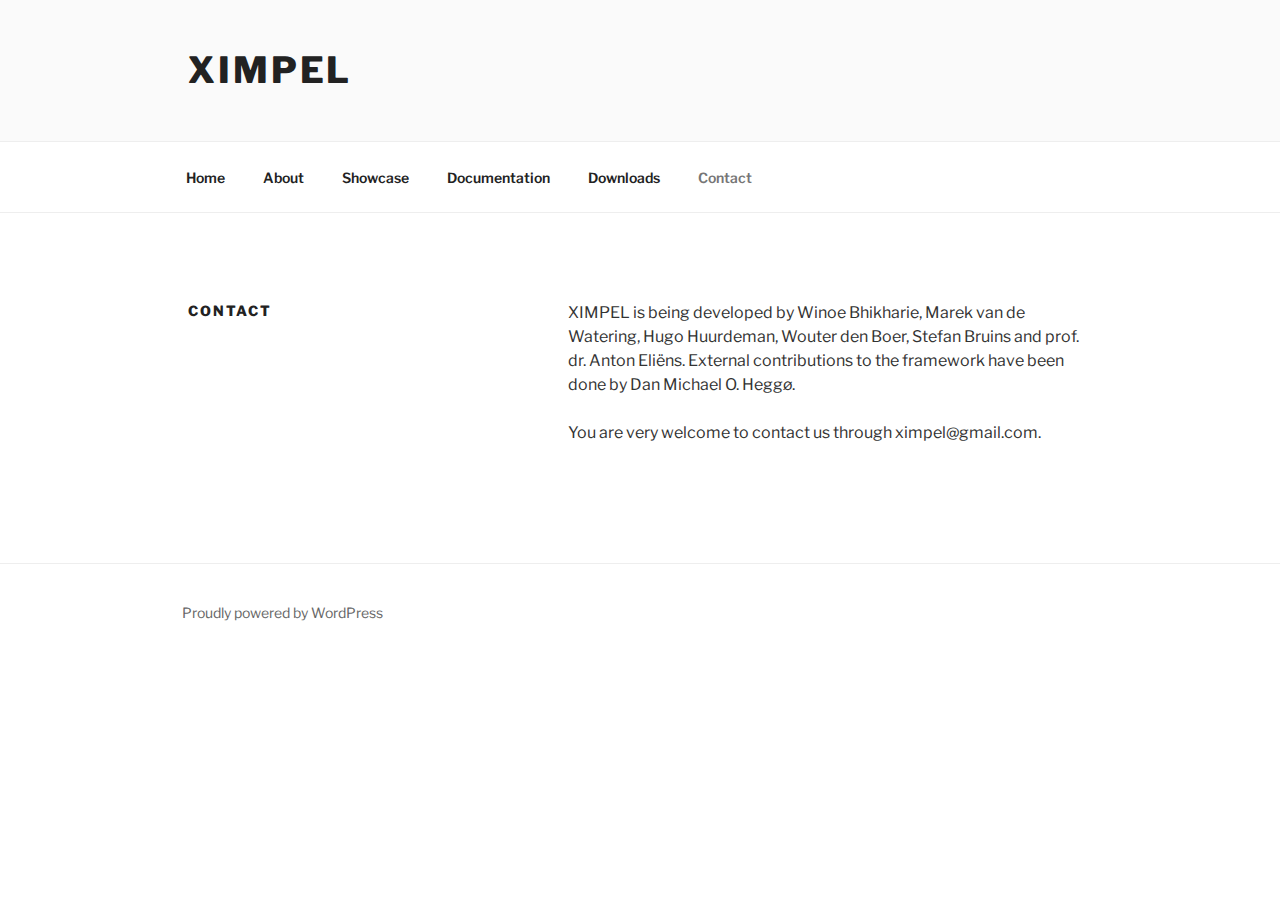
<file: ximpel/showcase/contact/index.html>
<!DOCTYPE html>
<html lang="en-US" class="no-js no-svg">
<head>
<meta charset="UTF-8">
<meta name="viewport" content="width=device-width, initial-scale=1">
<link rel="profile" href="http://gmpg.org/xfn/11">

<script>(function(html){html.className = html.className.replace(/\bno-js\b/,'js')})(document.documentElement);</script>
<title>Contact &#8211; XIMPEL</title>
<link rel='dns-prefetch' href='http://fonts.googleapis.com/' />
<link rel='dns-prefetch' href='http://s.w.org/' />
<link href='https://fonts.gstatic.com' crossorigin rel='preconnect' />
<link rel="alternate" type="application/rss+xml" title="XIMPEL &raquo; Feed" href="../feed/index.html" />
<link rel="alternate" type="application/rss+xml" title="XIMPEL &raquo; Comments Feed" href="../comments/feed/index.html" />
		<script type="text/javascript">
			window._wpemojiSettings = {"baseUrl":"https:\/\/s.w.org\/images\/core\/emoji\/2.4\/72x72\/","ext":".png","svgUrl":"https:\/\/s.w.org\/images\/core\/emoji\/2.4\/svg\/","svgExt":".svg","source":{"concatemoji":"http:\/\/www.ximpel.net\/wp-includes\/js\/wp-emoji-release.min.js?ver=4.9.6"}};
			!function(a,b,c){function d(a,b){var c=String.fromCharCode;l.clearRect(0,0,k.width,k.height),l.fillText(c.apply(this,a),0,0);var d=k.toDataURL();l.clearRect(0,0,k.width,k.height),l.fillText(c.apply(this,b),0,0);var e=k.toDataURL();return d===e}function e(a){var b;if(!l||!l.fillText)return!1;switch(l.textBaseline="top",l.font="600 32px Arial",a){case"flag":return!(b=d([55356,56826,55356,56819],[55356,56826,8203,55356,56819]))&&(b=d([55356,57332,56128,56423,56128,56418,56128,56421,56128,56430,56128,56423,56128,56447],[55356,57332,8203,56128,56423,8203,56128,56418,8203,56128,56421,8203,56128,56430,8203,56128,56423,8203,56128,56447]),!b);case"emoji":return b=d([55357,56692,8205,9792,65039],[55357,56692,8203,9792,65039]),!b}return!1}function f(a){var c=b.createElement("script");c.src=a,c.defer=c.type="text/javascript",b.getElementsByTagName("head")[0].appendChild(c)}var g,h,i,j,k=b.createElement("canvas"),l=k.getContext&&k.getContext("2d");for(j=Array("flag","emoji"),c.supports={everything:!0,everythingExceptFlag:!0},i=0;i<j.length;i++)c.supports[j[i]]=e(j[i]),c.supports.everything=c.supports.everything&&c.supports[j[i]],"flag"!==j[i]&&(c.supports.everythingExceptFlag=c.supports.everythingExceptFlag&&c.supports[j[i]]);c.supports.everythingExceptFlag=c.supports.everythingExceptFlag&&!c.supports.flag,c.DOMReady=!1,c.readyCallback=function(){c.DOMReady=!0},c.supports.everything||(h=function(){c.readyCallback()},b.addEventListener?(b.addEventListener("DOMContentLoaded",h,!1),a.addEventListener("load",h,!1)):(a.attachEvent("onload",h),b.attachEvent("onreadystatechange",function(){"complete"===b.readyState&&c.readyCallback()})),g=c.source||{},g.concatemoji?f(g.concatemoji):g.wpemoji&&g.twemoji&&(f(g.twemoji),f(g.wpemoji)))}(window,document,window._wpemojiSettings);
		</script>
		<style type="text/css">
img.wp-smiley,
img.emoji {
	display: inline !important;
	border: none !important;
	box-shadow: none !important;
	height: 1em !important;
	width: 1em !important;
	margin: 0 .07em !important;
	vertical-align: -0.1em !important;
	background: none !important;
	padding: 0 !important;
}
</style>
<link rel='stylesheet' id='twentyseventeen-fonts-css'  href='https://fonts.googleapis.com/css?family=Libre+Franklin%3A300%2C300i%2C400%2C400i%2C600%2C600i%2C800%2C800i&#038;subset=latin%2Clatin-ext' type='text/css' media='all' />
<link rel='stylesheet' id='twentyseventeen-style-css'  href='../wp-content/themes/twentyseventeen/style.css?ver=4.9.6' type='text/css' media='all' />
<!--[if lt IE 9]>
<link rel='stylesheet' id='twentyseventeen-ie8-css'  href='http://www.ximpel.net/wp-content/themes/twentyseventeen/assets/css/ie8.css?ver=1.0' type='text/css' media='all' />
<![endif]-->
<!--[if lt IE 9]>
<script type='text/javascript' src='http://www.ximpel.net/wp-content/themes/twentyseventeen/assets/js/html5.js?ver=3.7.3'></script>
<![endif]-->
<script type='text/javascript' src='../wp-includes/js/jquery/jquery.js?ver=1.12.4'></script>
<script type='text/javascript' src='../wp-includes/js/jquery/jquery-migrate.min.js?ver=1.4.1'></script>
<link rel='https://api.w.org/' href='../wp-json/index.html' />
<link rel="EditURI" type="application/rsd+xml" title="RSD" href="../xmlrpc.php?rsd" />
<link rel="wlwmanifest" type="application/wlwmanifest+xml" href="../wp-includes/wlwmanifest.xml" /> 
<meta name="generator" content="WordPress 4.9.6" />
<link rel="canonical" href="../index.html?p=6" />
<link rel='shortlink' href='../index.html?p=6' />
<link rel="alternate" type="application/json+oembed" href="../wp-json/oembed/1.0/embed?url=http:%252F%252Fwww.ximpel.net%252Fcontact%252F" />
<link rel="alternate" type="text/xml+oembed" href="../wp-json/oembed/1.0/embed?url=http:%252F%252Fwww.ximpel.net%252Fcontact%252F&amp;format=xml" />
</head>

<body class="page-template-default page page-id-6 page-two-column colors-light">
<div id="page" class="site">
	<a class="skip-link screen-reader-text" href="../index.html?p=6#content">Skip to content</a>

	<header id="masthead" class="site-header" role="banner">

		<div class="custom-header">

		<div class="custom-header-media">
					</div>

	<div class="site-branding">
	<div class="wrap">

		
		<div class="site-branding-text">
							<p class="site-title"><a href="../index.html" rel="home">XIMPEL</a></p>
			
					</div><!-- .site-branding-text -->

		
	</div><!-- .wrap -->
</div><!-- .site-branding -->

</div><!-- .custom-header -->

					<div class="navigation-top">
				<div class="wrap">
					<nav id="site-navigation" class="main-navigation" role="navigation" aria-label="Top Menu">
	<button class="menu-toggle" aria-controls="top-menu" aria-expanded="false">
		<svg class="icon icon-bars" aria-hidden="true" role="img"> <use href="#icon-bars" xlink:href="#icon-bars"></use> </svg><svg class="icon icon-close" aria-hidden="true" role="img"> <use href="#icon-close" xlink:href="#icon-close"></use> </svg>Menu	</button>

	<div class="menu-primary-container"><ul id="top-menu" class="menu"><li id="menu-item-54" class="menu-item menu-item-type-post_type menu-item-object-page menu-item-home menu-item-54"><a href="../index.html">Home</a></li>
<li id="menu-item-52" class="menu-item menu-item-type-post_type menu-item-object-page menu-item-52"><a href="../index.html?p=5">About</a></li>
<li id="menu-item-55" class="menu-item menu-item-type-post_type menu-item-object-page menu-item-55"><a href="../showcase">Showcase</a></li>
<li id="menu-item-50" class="menu-item menu-item-type-post_type menu-item-object-page menu-item-50"><a href="../index.html?p=30">Documentation</a></li>
<li id="menu-item-51" class="menu-item menu-item-type-post_type menu-item-object-page menu-item-51"><a href="../index.html?p=28">Downloads</a></li>
<li id="menu-item-53" class="menu-item menu-item-type-post_type menu-item-object-page current-menu-item page_item page-item-6 current_page_item menu-item-53"><a href="../index.html?p=6">Contact</a></li>
</ul></div>
	</nav><!-- #site-navigation -->
				</div><!-- .wrap -->
			</div><!-- .navigation-top -->
		
	</header><!-- #masthead -->

	
	<div class="site-content-contain">
		<div id="content" class="site-content">

<div class="wrap">
	<div id="primary" class="content-area">
		<main id="main" class="site-main" role="main">

			
<article id="post-6" class="post-6 page type-page status-publish hentry">
	<header class="entry-header">
		<h1 class="entry-title">Contact</h1>			</header><!-- .entry-header -->
	<div class="entry-content">
		<p><span style="font-weight:400;">XIMPEL is being developed by Winoe Bhikharie, Marek van de Watering, Hugo Huurdeman, Wouter den Boer, Stefan Bruins and prof. dr. Anton Eliëns. External contributions to the framework have been done by Dan Michael O. Heggø.</span></p>
<p><span style="font-weight:400;">You are very welcome to contact us through ximpel@gmail.com.</span></p>
	</div><!-- .entry-content -->
</article><!-- #post-## -->

		</main><!-- #main -->
	</div><!-- #primary -->
</div><!-- .wrap -->


		</div><!-- #content -->

		<footer id="colophon" class="site-footer" role="contentinfo">
			<div class="wrap">
				
<div class="site-info">
	<a href="https://wordpress.org/">Proudly powered by WordPress</a>
</div><!-- .site-info -->
			</div><!-- .wrap -->
		</footer><!-- #colophon -->
	</div><!-- .site-content-contain -->
</div><!-- #page -->
<script type='text/javascript'>
/* <![CDATA[ */
var twentyseventeenScreenReaderText = {"quote":"<svg class=\"icon icon-quote-right\" aria-hidden=\"true\" role=\"img\"> <use href=\"#icon-quote-right\" xlink:href=\"#icon-quote-right\"><\/use> <\/svg>","expand":"Expand child menu","collapse":"Collapse child menu","icon":"<svg class=\"icon icon-angle-down\" aria-hidden=\"true\" role=\"img\"> <use href=\"#icon-angle-down\" xlink:href=\"#icon-angle-down\"><\/use> <span class=\"svg-fallback icon-angle-down\"><\/span><\/svg>"};
/* ]]> */
</script>
<script type='text/javascript' src='../wp-content/themes/twentyseventeen/assets/js/skip-link-focus-fix.js?ver=1.0'></script>
<script type='text/javascript' src='../wp-content/themes/twentyseventeen/assets/js/navigation.js?ver=1.0'></script>
<script type='text/javascript' src='../wp-content/themes/twentyseventeen/assets/js/global.js?ver=1.0'></script>
<script type='text/javascript' src='../wp-content/themes/twentyseventeen/assets/js/jquery.scrollTo.js?ver=2.1.2'></script>
<script type='text/javascript' src='../wp-includes/js/wp-embed.min.js?ver=4.9.6'></script>
<svg style="position: absolute; width: 0; height: 0; overflow: hidden;" version="1.1" xmlns="http://www.w3.org/2000/svg" xmlns:xlink="http://www.w3.org/1999/xlink">
<defs>
<symbol id="icon-behance" viewBox="0 0 37 32">
<path class="path1" d="M33 6.054h-9.125v2.214h9.125v-2.214zM28.5 13.661q-1.607 0-2.607 0.938t-1.107 2.545h7.286q-0.321-3.482-3.571-3.482zM28.786 24.107q1.125 0 2.179-0.571t1.357-1.554h3.946q-1.786 5.482-7.625 5.482-3.821 0-6.080-2.357t-2.259-6.196q0-3.714 2.33-6.17t6.009-2.455q2.464 0 4.295 1.214t2.732 3.196 0.902 4.429q0 0.304-0.036 0.839h-11.75q0 1.982 1.027 3.063t2.973 1.080zM4.946 23.214h5.286q3.661 0 3.661-2.982 0-3.214-3.554-3.214h-5.393v6.196zM4.946 13.625h5.018q1.393 0 2.205-0.652t0.813-2.027q0-2.571-3.393-2.571h-4.643v5.25zM0 4.536h10.607q1.554 0 2.768 0.25t2.259 0.848 1.607 1.723 0.563 2.75q0 3.232-3.071 4.696 2.036 0.571 3.071 2.054t1.036 3.643q0 1.339-0.438 2.438t-1.179 1.848-1.759 1.268-2.161 0.75-2.393 0.232h-10.911v-22.5z"></path>
</symbol>
<symbol id="icon-deviantart" viewBox="0 0 18 32">
<path class="path1" d="M18.286 5.411l-5.411 10.393 0.429 0.554h4.982v7.411h-9.054l-0.786 0.536-2.536 4.875-0.536 0.536h-5.375v-5.411l5.411-10.411-0.429-0.536h-4.982v-7.411h9.054l0.786-0.536 2.536-4.875 0.536-0.536h5.375v5.411z"></path>
</symbol>
<symbol id="icon-medium" viewBox="0 0 32 32">
<path class="path1" d="M10.661 7.518v20.946q0 0.446-0.223 0.759t-0.652 0.313q-0.304 0-0.589-0.143l-8.304-4.161q-0.375-0.179-0.634-0.598t-0.259-0.83v-20.357q0-0.357 0.179-0.607t0.518-0.25q0.25 0 0.786 0.268l9.125 4.571q0.054 0.054 0.054 0.089zM11.804 9.321l9.536 15.464-9.536-4.75v-10.714zM32 9.643v18.821q0 0.446-0.25 0.723t-0.679 0.277-0.839-0.232l-7.875-3.929zM31.946 7.5q0 0.054-4.58 7.491t-5.366 8.705l-6.964-11.321 5.786-9.411q0.304-0.5 0.929-0.5 0.25 0 0.464 0.107l9.661 4.821q0.071 0.036 0.071 0.107z"></path>
</symbol>
<symbol id="icon-slideshare" viewBox="0 0 32 32">
<path class="path1" d="M15.589 13.214q0 1.482-1.134 2.545t-2.723 1.063-2.723-1.063-1.134-2.545q0-1.5 1.134-2.554t2.723-1.054 2.723 1.054 1.134 2.554zM24.554 13.214q0 1.482-1.125 2.545t-2.732 1.063q-1.589 0-2.723-1.063t-1.134-2.545q0-1.5 1.134-2.554t2.723-1.054q1.607 0 2.732 1.054t1.125 2.554zM28.571 16.429v-11.911q0-1.554-0.571-2.205t-1.982-0.652h-19.857q-1.482 0-2.009 0.607t-0.527 2.25v12.018q0.768 0.411 1.58 0.714t1.446 0.5 1.446 0.33 1.268 0.196 1.25 0.071 1.045 0.009 1.009-0.036 0.795-0.036q1.214-0.018 1.696 0.482 0.107 0.107 0.179 0.161 0.464 0.446 1.089 0.911 0.125-1.625 2.107-1.554 0.089 0 0.652 0.027t0.768 0.036 0.813 0.018 0.946-0.018 0.973-0.080 1.089-0.152 1.107-0.241 1.196-0.348 1.205-0.482 1.286-0.616zM31.482 16.339q-2.161 2.661-6.643 4.5 1.5 5.089-0.411 8.304-1.179 2.018-3.268 2.643-1.857 0.571-3.25-0.268-1.536-0.911-1.464-2.929l-0.018-5.821v-0.018q-0.143-0.036-0.438-0.107t-0.42-0.089l-0.018 6.036q0.071 2.036-1.482 2.929-1.411 0.839-3.268 0.268-2.089-0.643-3.25-2.679-1.875-3.214-0.393-8.268-4.482-1.839-6.643-4.5-0.446-0.661-0.071-1.125t1.071 0.018q0.054 0.036 0.196 0.125t0.196 0.143v-12.393q0-1.286 0.839-2.196t2.036-0.911h22.446q1.196 0 2.036 0.911t0.839 2.196v12.393l0.375-0.268q0.696-0.482 1.071-0.018t-0.071 1.125z"></path>
</symbol>
<symbol id="icon-snapchat-ghost" viewBox="0 0 30 32">
<path class="path1" d="M15.143 2.286q2.393-0.018 4.295 1.223t2.92 3.438q0.482 1.036 0.482 3.196 0 0.839-0.161 3.411 0.25 0.125 0.5 0.125 0.321 0 0.911-0.241t0.911-0.241q0.518 0 1 0.321t0.482 0.821q0 0.571-0.563 0.964t-1.232 0.563-1.232 0.518-0.563 0.848q0 0.268 0.214 0.768 0.661 1.464 1.83 2.679t2.58 1.804q0.5 0.214 1.429 0.411 0.5 0.107 0.5 0.625 0 1.25-3.911 1.839-0.125 0.196-0.196 0.696t-0.25 0.83-0.589 0.33q-0.357 0-1.107-0.116t-1.143-0.116q-0.661 0-1.107 0.089-0.571 0.089-1.125 0.402t-1.036 0.679-1.036 0.723-1.357 0.598-1.768 0.241q-0.929 0-1.723-0.241t-1.339-0.598-1.027-0.723-1.036-0.679-1.107-0.402q-0.464-0.089-1.125-0.089-0.429 0-1.17 0.134t-1.045 0.134q-0.446 0-0.625-0.33t-0.25-0.848-0.196-0.714q-3.911-0.589-3.911-1.839 0-0.518 0.5-0.625 0.929-0.196 1.429-0.411 1.393-0.571 2.58-1.804t1.83-2.679q0.214-0.5 0.214-0.768 0-0.5-0.563-0.848t-1.241-0.527-1.241-0.563-0.563-0.938q0-0.482 0.464-0.813t0.982-0.33q0.268 0 0.857 0.232t0.946 0.232q0.321 0 0.571-0.125-0.161-2.536-0.161-3.393 0-2.179 0.482-3.214 1.143-2.446 3.071-3.536t4.714-1.125z"></path>
</symbol>
<symbol id="icon-yelp" viewBox="0 0 27 32">
<path class="path1" d="M13.804 23.554v2.268q-0.018 5.214-0.107 5.446-0.214 0.571-0.911 0.714-0.964 0.161-3.241-0.679t-2.902-1.589q-0.232-0.268-0.304-0.643-0.018-0.214 0.071-0.464 0.071-0.179 0.607-0.839t3.232-3.857q0.018 0 1.071-1.25 0.268-0.339 0.705-0.438t0.884 0.063q0.429 0.179 0.67 0.518t0.223 0.75zM11.143 19.071q-0.054 0.982-0.929 1.25l-2.143 0.696q-4.911 1.571-5.214 1.571-0.625-0.036-0.964-0.643-0.214-0.446-0.304-1.339-0.143-1.357 0.018-2.973t0.536-2.223 1-0.571q0.232 0 3.607 1.375 1.25 0.518 2.054 0.839l1.5 0.607q0.411 0.161 0.634 0.545t0.205 0.866zM25.893 24.375q-0.125 0.964-1.634 2.875t-2.42 2.268q-0.661 0.25-1.125-0.125-0.25-0.179-3.286-5.125l-0.839-1.375q-0.25-0.375-0.205-0.821t0.348-0.821q0.625-0.768 1.482-0.464 0.018 0.018 2.125 0.714 3.625 1.179 4.321 1.42t0.839 0.366q0.5 0.393 0.393 1.089zM13.893 13.089q0.089 1.821-0.964 2.179-1.036 0.304-2.036-1.268l-6.75-10.679q-0.143-0.625 0.339-1.107 0.732-0.768 3.705-1.598t4.009-0.563q0.714 0.179 0.875 0.804 0.054 0.321 0.393 5.455t0.429 6.777zM25.714 15.018q0.054 0.696-0.464 1.054-0.268 0.179-5.875 1.536-1.196 0.268-1.625 0.411l0.018-0.036q-0.411 0.107-0.821-0.071t-0.661-0.571q-0.536-0.839 0-1.554 0.018-0.018 1.339-1.821 2.232-3.054 2.679-3.643t0.607-0.696q0.5-0.339 1.161-0.036 0.857 0.411 2.196 2.384t1.446 2.991v0.054z"></path>
</symbol>
<symbol id="icon-vine" viewBox="0 0 27 32">
<path class="path1" d="M26.732 14.768v3.536q-1.804 0.411-3.536 0.411-1.161 2.429-2.955 4.839t-3.241 3.848-2.286 1.902q-1.429 0.804-2.893-0.054-0.5-0.304-1.080-0.777t-1.518-1.491-1.83-2.295-1.92-3.286-1.884-4.357-1.634-5.616-1.259-6.964h5.054q0.464 3.893 1.25 7.116t1.866 5.661 2.17 4.205 2.5 3.482q3.018-3.018 5.125-7.25-2.536-1.286-3.982-3.929t-1.446-5.946q0-3.429 1.857-5.616t5.071-2.188q3.179 0 4.875 1.884t1.696 5.313q0 2.839-1.036 5.107-0.125 0.018-0.348 0.054t-0.821 0.036-1.125-0.107-1.107-0.455-0.902-0.92q0.554-1.839 0.554-3.286 0-1.554-0.518-2.357t-1.411-0.804q-0.946 0-1.518 0.884t-0.571 2.509q0 3.321 1.875 5.241t4.768 1.92q1.107 0 2.161-0.25z"></path>
</symbol>
<symbol id="icon-vk" viewBox="0 0 35 32">
<path class="path1" d="M34.232 9.286q0.411 1.143-2.679 5.25-0.429 0.571-1.161 1.518-1.393 1.786-1.607 2.339-0.304 0.732 0.25 1.446 0.304 0.375 1.446 1.464h0.018l0.071 0.071q2.518 2.339 3.411 3.946 0.054 0.089 0.116 0.223t0.125 0.473-0.009 0.607-0.446 0.491-1.054 0.223l-4.571 0.071q-0.429 0.089-1-0.089t-0.929-0.393l-0.357-0.214q-0.536-0.375-1.25-1.143t-1.223-1.384-1.089-1.036-1.009-0.277q-0.054 0.018-0.143 0.063t-0.304 0.259-0.384 0.527-0.304 0.929-0.116 1.384q0 0.268-0.063 0.491t-0.134 0.33l-0.071 0.089q-0.321 0.339-0.946 0.393h-2.054q-1.268 0.071-2.607-0.295t-2.348-0.946-1.839-1.179-1.259-1.027l-0.446-0.429q-0.179-0.179-0.491-0.536t-1.277-1.625-1.893-2.696-2.188-3.768-2.33-4.857q-0.107-0.286-0.107-0.482t0.054-0.286l0.071-0.107q0.268-0.339 1.018-0.339l4.893-0.036q0.214 0.036 0.411 0.116t0.286 0.152l0.089 0.054q0.286 0.196 0.429 0.571 0.357 0.893 0.821 1.848t0.732 1.455l0.286 0.518q0.518 1.071 1 1.857t0.866 1.223 0.741 0.688 0.607 0.25 0.482-0.089q0.036-0.018 0.089-0.089t0.214-0.393 0.241-0.839 0.17-1.446 0-2.232q-0.036-0.714-0.161-1.304t-0.25-0.821l-0.107-0.214q-0.446-0.607-1.518-0.768-0.232-0.036 0.089-0.429 0.304-0.339 0.679-0.536 0.946-0.464 4.268-0.429 1.464 0.018 2.411 0.232 0.357 0.089 0.598 0.241t0.366 0.429 0.188 0.571 0.063 0.813-0.018 0.982-0.045 1.259-0.027 1.473q0 0.196-0.018 0.75t-0.009 0.857 0.063 0.723 0.205 0.696 0.402 0.438q0.143 0.036 0.304 0.071t0.464-0.196 0.679-0.616 0.929-1.196 1.214-1.92q1.071-1.857 1.911-4.018 0.071-0.179 0.179-0.313t0.196-0.188l0.071-0.054 0.089-0.045t0.232-0.054 0.357-0.009l5.143-0.036q0.696-0.089 1.143 0.045t0.554 0.295z"></path>
</symbol>
<symbol id="icon-search" viewBox="0 0 30 32">
<path class="path1" d="M20.571 14.857q0-3.304-2.348-5.652t-5.652-2.348-5.652 2.348-2.348 5.652 2.348 5.652 5.652 2.348 5.652-2.348 2.348-5.652zM29.714 29.714q0 0.929-0.679 1.607t-1.607 0.679q-0.964 0-1.607-0.679l-6.125-6.107q-3.196 2.214-7.125 2.214-2.554 0-4.884-0.991t-4.018-2.679-2.679-4.018-0.991-4.884 0.991-4.884 2.679-4.018 4.018-2.679 4.884-0.991 4.884 0.991 4.018 2.679 2.679 4.018 0.991 4.884q0 3.929-2.214 7.125l6.125 6.125q0.661 0.661 0.661 1.607z"></path>
</symbol>
<symbol id="icon-envelope-o" viewBox="0 0 32 32">
<path class="path1" d="M29.714 26.857v-13.714q-0.571 0.643-1.232 1.179-4.786 3.679-7.607 6.036-0.911 0.768-1.482 1.196t-1.545 0.866-1.83 0.438h-0.036q-0.857 0-1.83-0.438t-1.545-0.866-1.482-1.196q-2.821-2.357-7.607-6.036-0.661-0.536-1.232-1.179v13.714q0 0.232 0.17 0.402t0.402 0.17h26.286q0.232 0 0.402-0.17t0.17-0.402zM29.714 8.089v-0.438t-0.009-0.232-0.054-0.223-0.098-0.161-0.161-0.134-0.25-0.045h-26.286q-0.232 0-0.402 0.17t-0.17 0.402q0 3 2.625 5.071 3.446 2.714 7.161 5.661 0.107 0.089 0.625 0.527t0.821 0.67 0.795 0.563 0.902 0.491 0.768 0.161h0.036q0.357 0 0.768-0.161t0.902-0.491 0.795-0.563 0.821-0.67 0.625-0.527q3.714-2.946 7.161-5.661 0.964-0.768 1.795-2.063t0.83-2.348zM32 7.429v19.429q0 1.179-0.839 2.018t-2.018 0.839h-26.286q-1.179 0-2.018-0.839t-0.839-2.018v-19.429q0-1.179 0.839-2.018t2.018-0.839h26.286q1.179 0 2.018 0.839t0.839 2.018z"></path>
</symbol>
<symbol id="icon-close" viewBox="0 0 25 32">
<path class="path1" d="M23.179 23.607q0 0.714-0.5 1.214l-2.429 2.429q-0.5 0.5-1.214 0.5t-1.214-0.5l-5.25-5.25-5.25 5.25q-0.5 0.5-1.214 0.5t-1.214-0.5l-2.429-2.429q-0.5-0.5-0.5-1.214t0.5-1.214l5.25-5.25-5.25-5.25q-0.5-0.5-0.5-1.214t0.5-1.214l2.429-2.429q0.5-0.5 1.214-0.5t1.214 0.5l5.25 5.25 5.25-5.25q0.5-0.5 1.214-0.5t1.214 0.5l2.429 2.429q0.5 0.5 0.5 1.214t-0.5 1.214l-5.25 5.25 5.25 5.25q0.5 0.5 0.5 1.214z"></path>
</symbol>
<symbol id="icon-angle-down" viewBox="0 0 21 32">
<path class="path1" d="M19.196 13.143q0 0.232-0.179 0.411l-8.321 8.321q-0.179 0.179-0.411 0.179t-0.411-0.179l-8.321-8.321q-0.179-0.179-0.179-0.411t0.179-0.411l0.893-0.893q0.179-0.179 0.411-0.179t0.411 0.179l7.018 7.018 7.018-7.018q0.179-0.179 0.411-0.179t0.411 0.179l0.893 0.893q0.179 0.179 0.179 0.411z"></path>
</symbol>
<symbol id="icon-folder-open" viewBox="0 0 34 32">
<path class="path1" d="M33.554 17q0 0.554-0.554 1.179l-6 7.071q-0.768 0.911-2.152 1.545t-2.563 0.634h-19.429q-0.607 0-1.080-0.232t-0.473-0.768q0-0.554 0.554-1.179l6-7.071q0.768-0.911 2.152-1.545t2.563-0.634h19.429q0.607 0 1.080 0.232t0.473 0.768zM27.429 10.857v2.857h-14.857q-1.679 0-3.518 0.848t-2.929 2.134l-6.107 7.179q0-0.071-0.009-0.223t-0.009-0.223v-17.143q0-1.643 1.179-2.821t2.821-1.179h5.714q1.643 0 2.821 1.179t1.179 2.821v0.571h9.714q1.643 0 2.821 1.179t1.179 2.821z"></path>
</symbol>
<symbol id="icon-twitter" viewBox="0 0 30 32">
<path class="path1" d="M28.929 7.286q-1.196 1.75-2.893 2.982 0.018 0.25 0.018 0.75 0 2.321-0.679 4.634t-2.063 4.437-3.295 3.759-4.607 2.607-5.768 0.973q-4.839 0-8.857-2.589 0.625 0.071 1.393 0.071 4.018 0 7.161-2.464-1.875-0.036-3.357-1.152t-2.036-2.848q0.589 0.089 1.089 0.089 0.768 0 1.518-0.196-2-0.411-3.313-1.991t-1.313-3.67v-0.071q1.214 0.679 2.607 0.732-1.179-0.786-1.875-2.054t-0.696-2.75q0-1.571 0.786-2.911 2.161 2.661 5.259 4.259t6.634 1.777q-0.143-0.679-0.143-1.321 0-2.393 1.688-4.080t4.080-1.688q2.5 0 4.214 1.821 1.946-0.375 3.661-1.393-0.661 2.054-2.536 3.179 1.661-0.179 3.321-0.893z"></path>
</symbol>
<symbol id="icon-facebook" viewBox="0 0 19 32">
<path class="path1" d="M17.125 0.214v4.714h-2.804q-1.536 0-2.071 0.643t-0.536 1.929v3.375h5.232l-0.696 5.286h-4.536v13.554h-5.464v-13.554h-4.554v-5.286h4.554v-3.893q0-3.321 1.857-5.152t4.946-1.83q2.625 0 4.071 0.214z"></path>
</symbol>
<symbol id="icon-github" viewBox="0 0 27 32">
<path class="path1" d="M13.714 2.286q3.732 0 6.884 1.839t4.991 4.991 1.839 6.884q0 4.482-2.616 8.063t-6.759 4.955q-0.482 0.089-0.714-0.125t-0.232-0.536q0-0.054 0.009-1.366t0.009-2.402q0-1.732-0.929-2.536 1.018-0.107 1.83-0.321t1.679-0.696 1.446-1.188 0.946-1.875 0.366-2.688q0-2.125-1.411-3.679 0.661-1.625-0.143-3.643-0.5-0.161-1.446 0.196t-1.643 0.786l-0.679 0.429q-1.661-0.464-3.429-0.464t-3.429 0.464q-0.286-0.196-0.759-0.482t-1.491-0.688-1.518-0.241q-0.804 2.018-0.143 3.643-1.411 1.554-1.411 3.679 0 1.518 0.366 2.679t0.938 1.875 1.438 1.196 1.679 0.696 1.83 0.321q-0.696 0.643-0.875 1.839-0.375 0.179-0.804 0.268t-1.018 0.089-1.17-0.384-0.991-1.116q-0.339-0.571-0.866-0.929t-0.884-0.429l-0.357-0.054q-0.375 0-0.518 0.080t-0.089 0.205 0.161 0.25 0.232 0.214l0.125 0.089q0.393 0.179 0.777 0.679t0.563 0.911l0.179 0.411q0.232 0.679 0.786 1.098t1.196 0.536 1.241 0.125 0.991-0.063l0.411-0.071q0 0.679 0.009 1.58t0.009 0.973q0 0.321-0.232 0.536t-0.714 0.125q-4.143-1.375-6.759-4.955t-2.616-8.063q0-3.732 1.839-6.884t4.991-4.991 6.884-1.839zM5.196 21.982q0.054-0.125-0.125-0.214-0.179-0.054-0.232 0.036-0.054 0.125 0.125 0.214 0.161 0.107 0.232-0.036zM5.75 22.589q0.125-0.089-0.036-0.286-0.179-0.161-0.286-0.054-0.125 0.089 0.036 0.286 0.179 0.179 0.286 0.054zM6.286 23.393q0.161-0.125 0-0.339-0.143-0.232-0.304-0.107-0.161 0.089 0 0.321t0.304 0.125zM7.036 24.143q0.143-0.143-0.071-0.339-0.214-0.214-0.357-0.054-0.161 0.143 0.071 0.339 0.214 0.214 0.357 0.054zM8.054 24.589q0.054-0.196-0.232-0.286-0.268-0.071-0.339 0.125t0.232 0.268q0.268 0.107 0.339-0.107zM9.179 24.679q0-0.232-0.304-0.196-0.286 0-0.286 0.196 0 0.232 0.304 0.196 0.286 0 0.286-0.196zM10.214 24.5q-0.036-0.196-0.321-0.161-0.286 0.054-0.25 0.268t0.321 0.143 0.25-0.25z"></path>
</symbol>
<symbol id="icon-bars" viewBox="0 0 27 32">
<path class="path1" d="M27.429 24v2.286q0 0.464-0.339 0.804t-0.804 0.339h-25.143q-0.464 0-0.804-0.339t-0.339-0.804v-2.286q0-0.464 0.339-0.804t0.804-0.339h25.143q0.464 0 0.804 0.339t0.339 0.804zM27.429 14.857v2.286q0 0.464-0.339 0.804t-0.804 0.339h-25.143q-0.464 0-0.804-0.339t-0.339-0.804v-2.286q0-0.464 0.339-0.804t0.804-0.339h25.143q0.464 0 0.804 0.339t0.339 0.804zM27.429 5.714v2.286q0 0.464-0.339 0.804t-0.804 0.339h-25.143q-0.464 0-0.804-0.339t-0.339-0.804v-2.286q0-0.464 0.339-0.804t0.804-0.339h25.143q0.464 0 0.804 0.339t0.339 0.804z"></path>
</symbol>
<symbol id="icon-google-plus" viewBox="0 0 41 32">
<path class="path1" d="M25.661 16.304q0 3.714-1.554 6.616t-4.429 4.536-6.589 1.634q-2.661 0-5.089-1.036t-4.179-2.786-2.786-4.179-1.036-5.089 1.036-5.089 2.786-4.179 4.179-2.786 5.089-1.036q5.107 0 8.768 3.429l-3.554 3.411q-2.089-2.018-5.214-2.018-2.196 0-4.063 1.107t-2.955 3.009-1.089 4.152 1.089 4.152 2.955 3.009 4.063 1.107q1.482 0 2.723-0.411t2.045-1.027 1.402-1.402 0.875-1.482 0.384-1.321h-7.429v-4.5h12.357q0.214 1.125 0.214 2.179zM41.143 14.125v3.75h-3.732v3.732h-3.75v-3.732h-3.732v-3.75h3.732v-3.732h3.75v3.732h3.732z"></path>
</symbol>
<symbol id="icon-linkedin" viewBox="0 0 27 32">
<path class="path1" d="M6.232 11.161v17.696h-5.893v-17.696h5.893zM6.607 5.696q0.018 1.304-0.902 2.179t-2.42 0.875h-0.036q-1.464 0-2.357-0.875t-0.893-2.179q0-1.321 0.92-2.188t2.402-0.866 2.375 0.866 0.911 2.188zM27.429 18.714v10.143h-5.875v-9.464q0-1.875-0.723-2.938t-2.259-1.063q-1.125 0-1.884 0.616t-1.134 1.527q-0.196 0.536-0.196 1.446v9.875h-5.875q0.036-7.125 0.036-11.554t-0.018-5.286l-0.018-0.857h5.875v2.571h-0.036q0.357-0.571 0.732-1t1.009-0.929 1.554-0.777 2.045-0.277q3.054 0 4.911 2.027t1.857 5.938z"></path>
</symbol>
<symbol id="icon-quote-right" viewBox="0 0 30 32">
<path class="path1" d="M13.714 5.714v12.571q0 1.857-0.723 3.545t-1.955 2.92-2.92 1.955-3.545 0.723h-1.143q-0.464 0-0.804-0.339t-0.339-0.804v-2.286q0-0.464 0.339-0.804t0.804-0.339h1.143q1.893 0 3.232-1.339t1.339-3.232v-0.571q0-0.714-0.5-1.214t-1.214-0.5h-4q-1.429 0-2.429-1t-1-2.429v-6.857q0-1.429 1-2.429t2.429-1h6.857q1.429 0 2.429 1t1 2.429zM29.714 5.714v12.571q0 1.857-0.723 3.545t-1.955 2.92-2.92 1.955-3.545 0.723h-1.143q-0.464 0-0.804-0.339t-0.339-0.804v-2.286q0-0.464 0.339-0.804t0.804-0.339h1.143q1.893 0 3.232-1.339t1.339-3.232v-0.571q0-0.714-0.5-1.214t-1.214-0.5h-4q-1.429 0-2.429-1t-1-2.429v-6.857q0-1.429 1-2.429t2.429-1h6.857q1.429 0 2.429 1t1 2.429z"></path>
</symbol>
<symbol id="icon-mail-reply" viewBox="0 0 32 32">
<path class="path1" d="M32 20q0 2.964-2.268 8.054-0.054 0.125-0.188 0.429t-0.241 0.536-0.232 0.393q-0.214 0.304-0.5 0.304-0.268 0-0.42-0.179t-0.152-0.446q0-0.161 0.045-0.473t0.045-0.42q0.089-1.214 0.089-2.196 0-1.804-0.313-3.232t-0.866-2.473-1.429-1.804-1.884-1.241-2.375-0.759-2.75-0.384-3.134-0.107h-4v4.571q0 0.464-0.339 0.804t-0.804 0.339-0.804-0.339l-9.143-9.143q-0.339-0.339-0.339-0.804t0.339-0.804l9.143-9.143q0.339-0.339 0.804-0.339t0.804 0.339 0.339 0.804v4.571h4q12.732 0 15.625 7.196 0.946 2.393 0.946 5.946z"></path>
</symbol>
<symbol id="icon-youtube" viewBox="0 0 27 32">
<path class="path1" d="M17.339 22.214v3.768q0 1.196-0.696 1.196-0.411 0-0.804-0.393v-5.375q0.393-0.393 0.804-0.393 0.696 0 0.696 1.196zM23.375 22.232v0.821h-1.607v-0.821q0-1.214 0.804-1.214t0.804 1.214zM6.125 18.339h1.911v-1.679h-5.571v1.679h1.875v10.161h1.786v-10.161zM11.268 28.5h1.589v-8.821h-1.589v6.75q-0.536 0.75-1.018 0.75-0.321 0-0.375-0.375-0.018-0.054-0.018-0.625v-6.5h-1.589v6.982q0 0.875 0.143 1.304 0.214 0.661 1.036 0.661 0.857 0 1.821-1.089v0.964zM18.929 25.857v-3.518q0-1.304-0.161-1.768-0.304-1-1.268-1-0.893 0-1.661 0.964v-3.875h-1.589v11.839h1.589v-0.857q0.804 0.982 1.661 0.982 0.964 0 1.268-0.982 0.161-0.482 0.161-1.786zM24.964 25.679v-0.232h-1.625q0 0.911-0.036 1.089-0.125 0.643-0.714 0.643-0.821 0-0.821-1.232v-1.554h3.196v-1.839q0-1.411-0.482-2.071-0.696-0.911-1.893-0.911-1.214 0-1.911 0.911-0.5 0.661-0.5 2.071v3.089q0 1.411 0.518 2.071 0.696 0.911 1.929 0.911 1.286 0 1.929-0.946 0.321-0.482 0.375-0.964 0.036-0.161 0.036-1.036zM14.107 9.375v-3.75q0-1.232-0.768-1.232t-0.768 1.232v3.75q0 1.25 0.768 1.25t0.768-1.25zM26.946 22.786q0 4.179-0.464 6.25-0.25 1.054-1.036 1.768t-1.821 0.821q-3.286 0.375-9.911 0.375t-9.911-0.375q-1.036-0.107-1.83-0.821t-1.027-1.768q-0.464-2-0.464-6.25 0-4.179 0.464-6.25 0.25-1.054 1.036-1.768t1.839-0.839q3.268-0.357 9.893-0.357t9.911 0.357q1.036 0.125 1.83 0.839t1.027 1.768q0.464 2 0.464 6.25zM9.125 0h1.821l-2.161 7.125v4.839h-1.786v-4.839q-0.25-1.321-1.089-3.786-0.661-1.839-1.161-3.339h1.893l1.268 4.696zM15.732 5.946v3.125q0 1.446-0.5 2.107-0.661 0.911-1.893 0.911-1.196 0-1.875-0.911-0.5-0.679-0.5-2.107v-3.125q0-1.429 0.5-2.089 0.679-0.911 1.875-0.911 1.232 0 1.893 0.911 0.5 0.661 0.5 2.089zM21.714 3.054v8.911h-1.625v-0.982q-0.946 1.107-1.839 1.107-0.821 0-1.054-0.661-0.143-0.429-0.143-1.339v-7.036h1.625v6.554q0 0.589 0.018 0.625 0.054 0.393 0.375 0.393 0.482 0 1.018-0.768v-6.804h1.625z"></path>
</symbol>
<symbol id="icon-dropbox" viewBox="0 0 32 32">
<path class="path1" d="M7.179 12.625l8.821 5.446-6.107 5.089-8.75-5.696zM24.786 22.536v1.929l-8.75 5.232v0.018l-0.018-0.018-0.018 0.018v-0.018l-8.732-5.232v-1.929l2.625 1.714 6.107-5.071v-0.036l0.018 0.018 0.018-0.018v0.036l6.125 5.071zM9.893 2.107l6.107 5.089-8.821 5.429-6.036-4.821zM24.821 12.625l6.036 4.839-8.732 5.696-6.125-5.089zM22.125 2.107l8.732 5.696-6.036 4.821-8.821-5.429z"></path>
</symbol>
<symbol id="icon-instagram" viewBox="0 0 27 32">
<path class="path1" d="M18.286 16q0-1.893-1.339-3.232t-3.232-1.339-3.232 1.339-1.339 3.232 1.339 3.232 3.232 1.339 3.232-1.339 1.339-3.232zM20.75 16q0 2.929-2.054 4.982t-4.982 2.054-4.982-2.054-2.054-4.982 2.054-4.982 4.982-2.054 4.982 2.054 2.054 4.982zM22.679 8.679q0 0.679-0.482 1.161t-1.161 0.482-1.161-0.482-0.482-1.161 0.482-1.161 1.161-0.482 1.161 0.482 0.482 1.161zM13.714 4.75q-0.125 0-1.366-0.009t-1.884 0-1.723 0.054-1.839 0.179-1.277 0.33q-0.893 0.357-1.571 1.036t-1.036 1.571q-0.196 0.518-0.33 1.277t-0.179 1.839-0.054 1.723 0 1.884 0.009 1.366-0.009 1.366 0 1.884 0.054 1.723 0.179 1.839 0.33 1.277q0.357 0.893 1.036 1.571t1.571 1.036q0.518 0.196 1.277 0.33t1.839 0.179 1.723 0.054 1.884 0 1.366-0.009 1.366 0.009 1.884 0 1.723-0.054 1.839-0.179 1.277-0.33q0.893-0.357 1.571-1.036t1.036-1.571q0.196-0.518 0.33-1.277t0.179-1.839 0.054-1.723 0-1.884-0.009-1.366 0.009-1.366 0-1.884-0.054-1.723-0.179-1.839-0.33-1.277q-0.357-0.893-1.036-1.571t-1.571-1.036q-0.518-0.196-1.277-0.33t-1.839-0.179-1.723-0.054-1.884 0-1.366 0.009zM27.429 16q0 4.089-0.089 5.661-0.179 3.714-2.214 5.75t-5.75 2.214q-1.571 0.089-5.661 0.089t-5.661-0.089q-3.714-0.179-5.75-2.214t-2.214-5.75q-0.089-1.571-0.089-5.661t0.089-5.661q0.179-3.714 2.214-5.75t5.75-2.214q1.571-0.089 5.661-0.089t5.661 0.089q3.714 0.179 5.75 2.214t2.214 5.75q0.089 1.571 0.089 5.661z"></path>
</symbol>
<symbol id="icon-flickr" viewBox="0 0 27 32">
<path class="path1" d="M22.286 2.286q2.125 0 3.634 1.509t1.509 3.634v17.143q0 2.125-1.509 3.634t-3.634 1.509h-17.143q-2.125 0-3.634-1.509t-1.509-3.634v-17.143q0-2.125 1.509-3.634t3.634-1.509h17.143zM12.464 16q0-1.571-1.107-2.679t-2.679-1.107-2.679 1.107-1.107 2.679 1.107 2.679 2.679 1.107 2.679-1.107 1.107-2.679zM22.536 16q0-1.571-1.107-2.679t-2.679-1.107-2.679 1.107-1.107 2.679 1.107 2.679 2.679 1.107 2.679-1.107 1.107-2.679z"></path>
</symbol>
<symbol id="icon-tumblr" viewBox="0 0 19 32">
<path class="path1" d="M16.857 23.732l1.429 4.232q-0.411 0.625-1.982 1.179t-3.161 0.571q-1.857 0.036-3.402-0.464t-2.545-1.321-1.696-1.893-0.991-2.143-0.295-2.107v-9.714h-3v-3.839q1.286-0.464 2.304-1.241t1.625-1.607 1.036-1.821 0.607-1.768 0.268-1.58q0.018-0.089 0.080-0.152t0.134-0.063h4.357v7.571h5.946v4.5h-5.964v9.25q0 0.536 0.116 1t0.402 0.938 0.884 0.741 1.455 0.25q1.393-0.036 2.393-0.518z"></path>
</symbol>
<symbol id="icon-dockerhub" viewBox="0 0 24 28">
<path class="path1" d="M1.597 10.257h2.911v2.83H1.597v-2.83zm3.573 0h2.91v2.83H5.17v-2.83zm0-3.627h2.91v2.829H5.17V6.63zm3.57 3.627h2.912v2.83H8.74v-2.83zm0-3.627h2.912v2.829H8.74V6.63zm3.573 3.627h2.911v2.83h-2.911v-2.83zm0-3.627h2.911v2.829h-2.911V6.63zm3.572 3.627h2.911v2.83h-2.911v-2.83zM12.313 3h2.911v2.83h-2.911V3zm-6.65 14.173c-.449 0-.812.354-.812.788 0 .435.364.788.812.788.447 0 .811-.353.811-.788 0-.434-.363-.788-.811-.788"></path>
<path class="path2" d="M28.172 11.721c-.978-.549-2.278-.624-3.388-.306-.136-1.146-.91-2.149-1.83-2.869l-.366-.286-.307.345c-.618.692-.8 1.845-.718 2.73.063.651.273 1.312.685 1.834-.313.183-.668.328-.985.434-.646.212-1.347.33-2.028.33H.083l-.042.429c-.137 1.432.065 2.866.674 4.173l.262.519.03.048c1.8 2.973 4.963 4.225 8.41 4.225 6.672 0 12.174-2.896 14.702-9.015 1.689.085 3.417-.4 4.243-1.968l.211-.4-.401-.223zM5.664 19.458c-.85 0-1.542-.671-1.542-1.497 0-.825.691-1.498 1.541-1.498.849 0 1.54.672 1.54 1.497s-.69 1.498-1.539 1.498z"></path>
</symbol>
<symbol id="icon-dribbble" viewBox="0 0 27 32">
<path class="path1" d="M18.286 26.786q-0.75-4.304-2.5-8.893h-0.036l-0.036 0.018q-0.286 0.107-0.768 0.295t-1.804 0.875-2.446 1.464-2.339 2.045-1.839 2.643l-0.268-0.196q3.286 2.679 7.464 2.679 2.357 0 4.571-0.929zM14.982 15.946q-0.375-0.875-0.946-1.982-5.554 1.661-12.018 1.661-0.018 0.125-0.018 0.375 0 2.214 0.786 4.223t2.214 3.598q0.893-1.589 2.205-2.973t2.545-2.223 2.33-1.446 1.777-0.857l0.661-0.232q0.071-0.018 0.232-0.063t0.232-0.080zM13.071 12.161q-2.143-3.804-4.357-6.75-2.464 1.161-4.179 3.321t-2.286 4.857q5.393 0 10.821-1.429zM25.286 17.857q-3.75-1.071-7.304-0.518 1.554 4.268 2.286 8.375 1.982-1.339 3.304-3.384t1.714-4.473zM10.911 4.625q-0.018 0-0.036 0.018 0.018-0.018 0.036-0.018zM21.446 7.214q-3.304-2.929-7.732-2.929-1.357 0-2.768 0.339 2.339 3.036 4.393 6.821 1.232-0.464 2.321-1.080t1.723-1.098 1.17-1.018 0.67-0.723zM25.429 15.875q-0.054-4.143-2.661-7.321l-0.018 0.018q-0.161 0.214-0.339 0.438t-0.777 0.795-1.268 1.080-1.786 1.161-2.348 1.152q0.446 0.946 0.786 1.696 0.036 0.107 0.116 0.313t0.134 0.295q0.643-0.089 1.33-0.125t1.313-0.036 1.232 0.027 1.143 0.071 1.009 0.098 0.857 0.116 0.652 0.107 0.446 0.080zM27.429 16q0 3.732-1.839 6.884t-4.991 4.991-6.884 1.839-6.884-1.839-4.991-4.991-1.839-6.884 1.839-6.884 4.991-4.991 6.884-1.839 6.884 1.839 4.991 4.991 1.839 6.884z"></path>
</symbol>
<symbol id="icon-skype" viewBox="0 0 27 32">
<path class="path1" d="M20.946 18.982q0-0.893-0.348-1.634t-0.866-1.223-1.304-0.875-1.473-0.607-1.563-0.411l-1.857-0.429q-0.536-0.125-0.786-0.188t-0.625-0.205-0.536-0.286-0.295-0.375-0.134-0.536q0-1.375 2.571-1.375 0.768 0 1.375 0.214t0.964 0.509 0.679 0.598 0.714 0.518 0.857 0.214q0.839 0 1.348-0.571t0.509-1.375q0-0.982-1-1.777t-2.536-1.205-3.25-0.411q-1.214 0-2.357 0.277t-2.134 0.839-1.589 1.554-0.598 2.295q0 1.089 0.339 1.902t1 1.348 1.429 0.866 1.839 0.58l2.607 0.643q1.607 0.393 2 0.643 0.571 0.357 0.571 1.071 0 0.696-0.714 1.152t-1.875 0.455q-0.911 0-1.634-0.286t-1.161-0.688-0.813-0.804-0.821-0.688-0.964-0.286q-0.893 0-1.348 0.536t-0.455 1.339q0 1.643 2.179 2.813t5.196 1.17q1.304 0 2.5-0.33t2.188-0.955 1.58-1.67 0.589-2.348zM27.429 22.857q0 2.839-2.009 4.848t-4.848 2.009q-2.321 0-4.179-1.429-1.375 0.286-2.679 0.286-2.554 0-4.884-0.991t-4.018-2.679-2.679-4.018-0.991-4.884q0-1.304 0.286-2.679-1.429-1.857-1.429-4.179 0-2.839 2.009-4.848t4.848-2.009q2.321 0 4.179 1.429 1.375-0.286 2.679-0.286 2.554 0 4.884 0.991t4.018 2.679 2.679 4.018 0.991 4.884q0 1.304-0.286 2.679 1.429 1.857 1.429 4.179z"></path>
</symbol>
<symbol id="icon-foursquare" viewBox="0 0 23 32">
<path class="path1" d="M17.857 7.75l0.661-3.464q0.089-0.411-0.161-0.714t-0.625-0.304h-12.714q-0.411 0-0.688 0.304t-0.277 0.661v19.661q0 0.125 0.107 0.018l5.196-6.286q0.411-0.464 0.679-0.598t0.857-0.134h4.268q0.393 0 0.661-0.259t0.321-0.527q0.429-2.321 0.661-3.411 0.071-0.375-0.205-0.714t-0.652-0.339h-5.25q-0.518 0-0.857-0.339t-0.339-0.857v-0.75q0-0.518 0.339-0.848t0.857-0.33h6.179q0.321 0 0.625-0.241t0.357-0.527zM21.911 3.786q-0.268 1.304-0.955 4.759t-1.241 6.25-0.625 3.098q-0.107 0.393-0.161 0.58t-0.25 0.58-0.438 0.589-0.688 0.375-1.036 0.179h-4.839q-0.232 0-0.393 0.179-0.143 0.161-7.607 8.821-0.393 0.446-1.045 0.509t-0.866-0.098q-0.982-0.393-0.982-1.75v-25.179q0-0.982 0.679-1.83t2.143-0.848h15.857q1.696 0 2.268 0.946t0.179 2.839zM21.911 3.786l-2.821 14.107q0.071-0.304 0.625-3.098t1.241-6.25 0.955-4.759z"></path>
</symbol>
<symbol id="icon-wordpress" viewBox="0 0 32 32">
<path class="path1" d="M2.268 16q0-2.911 1.196-5.589l6.554 17.946q-3.5-1.696-5.625-5.018t-2.125-7.339zM25.268 15.304q0 0.339-0.045 0.688t-0.179 0.884-0.205 0.786-0.313 1.054-0.313 1.036l-1.357 4.571-4.964-14.75q0.821-0.054 1.571-0.143 0.339-0.036 0.464-0.33t-0.045-0.554-0.509-0.241l-3.661 0.179q-1.339-0.018-3.607-0.179-0.214-0.018-0.366 0.089t-0.205 0.268-0.027 0.33 0.161 0.295 0.348 0.143l1.429 0.143 2.143 5.857-3 9-5-14.857q0.821-0.054 1.571-0.143 0.339-0.036 0.464-0.33t-0.045-0.554-0.509-0.241l-3.661 0.179q-0.125 0-0.411-0.009t-0.464-0.009q1.875-2.857 4.902-4.527t6.563-1.67q2.625 0 5.009 0.946t4.259 2.661h-0.179q-0.982 0-1.643 0.723t-0.661 1.705q0 0.214 0.036 0.429t0.071 0.384 0.143 0.411 0.161 0.375 0.214 0.402 0.223 0.375 0.259 0.429 0.25 0.411q1.125 1.911 1.125 3.786zM16.232 17.196l4.232 11.554q0.018 0.107 0.089 0.196-2.25 0.786-4.554 0.786-2 0-3.875-0.571zM28.036 9.411q1.696 3.107 1.696 6.589 0 3.732-1.857 6.884t-4.982 4.973l4.196-12.107q1.054-3.018 1.054-4.929 0-0.75-0.107-1.411zM16 0q3.25 0 6.214 1.268t5.107 3.411 3.411 5.107 1.268 6.214-1.268 6.214-3.411 5.107-5.107 3.411-6.214 1.268-6.214-1.268-5.107-3.411-3.411-5.107-1.268-6.214 1.268-6.214 3.411-5.107 5.107-3.411 6.214-1.268zM16 31.268q3.089 0 5.92-1.214t4.875-3.259 3.259-4.875 1.214-5.92-1.214-5.92-3.259-4.875-4.875-3.259-5.92-1.214-5.92 1.214-4.875 3.259-3.259 4.875-1.214 5.92 1.214 5.92 3.259 4.875 4.875 3.259 5.92 1.214z"></path>
</symbol>
<symbol id="icon-stumbleupon" viewBox="0 0 34 32">
<path class="path1" d="M18.964 12.714v-2.107q0-0.75-0.536-1.286t-1.286-0.536-1.286 0.536-0.536 1.286v10.929q0 3.125-2.25 5.339t-5.411 2.214q-3.179 0-5.42-2.241t-2.241-5.42v-4.75h5.857v4.679q0 0.768 0.536 1.295t1.286 0.527 1.286-0.527 0.536-1.295v-11.071q0-3.054 2.259-5.214t5.384-2.161q3.143 0 5.393 2.179t2.25 5.25v2.429l-3.482 1.036zM28.429 16.679h5.857v4.75q0 3.179-2.241 5.42t-5.42 2.241q-3.161 0-5.411-2.223t-2.25-5.366v-4.786l2.339 1.089 3.482-1.036v4.821q0 0.75 0.536 1.277t1.286 0.527 1.286-0.527 0.536-1.277v-4.911z"></path>
</symbol>
<symbol id="icon-digg" viewBox="0 0 37 32">
<path class="path1" d="M5.857 5.036h3.643v17.554h-9.5v-12.446h5.857v-5.107zM5.857 19.661v-6.589h-2.196v6.589h2.196zM10.964 10.143v12.446h3.661v-12.446h-3.661zM10.964 5.036v3.643h3.661v-3.643h-3.661zM16.089 10.143h9.518v16.821h-9.518v-2.911h5.857v-1.464h-5.857v-12.446zM21.946 19.661v-6.589h-2.196v6.589h2.196zM27.071 10.143h9.5v16.821h-9.5v-2.911h5.839v-1.464h-5.839v-12.446zM32.911 19.661v-6.589h-2.196v6.589h2.196z"></path>
</symbol>
<symbol id="icon-spotify" viewBox="0 0 27 32">
<path class="path1" d="M20.125 21.607q0-0.571-0.536-0.911-3.446-2.054-7.982-2.054-2.375 0-5.125 0.607-0.75 0.161-0.75 0.929 0 0.357 0.241 0.616t0.634 0.259q0.089 0 0.661-0.143 2.357-0.482 4.339-0.482 4.036 0 7.089 1.839 0.339 0.196 0.589 0.196 0.339 0 0.589-0.241t0.25-0.616zM21.839 17.768q0-0.714-0.625-1.089-4.232-2.518-9.786-2.518-2.732 0-5.411 0.75-0.857 0.232-0.857 1.143 0 0.446 0.313 0.759t0.759 0.313q0.125 0 0.661-0.143 2.179-0.589 4.482-0.589 4.982 0 8.714 2.214 0.429 0.232 0.679 0.232 0.446 0 0.759-0.313t0.313-0.759zM23.768 13.339q0-0.839-0.714-1.25-2.25-1.304-5.232-1.973t-6.125-0.67q-3.643 0-6.5 0.839-0.411 0.125-0.688 0.455t-0.277 0.866q0 0.554 0.366 0.929t0.92 0.375q0.196 0 0.714-0.143 2.375-0.661 5.482-0.661 2.839 0 5.527 0.607t4.527 1.696q0.375 0.214 0.714 0.214 0.518 0 0.902-0.366t0.384-0.92zM27.429 16q0 3.732-1.839 6.884t-4.991 4.991-6.884 1.839-6.884-1.839-4.991-4.991-1.839-6.884 1.839-6.884 4.991-4.991 6.884-1.839 6.884 1.839 4.991 4.991 1.839 6.884z"></path>
</symbol>
<symbol id="icon-soundcloud" viewBox="0 0 41 32">
<path class="path1" d="M14 24.5l0.286-4.304-0.286-9.339q-0.018-0.179-0.134-0.304t-0.295-0.125q-0.161 0-0.286 0.125t-0.125 0.304l-0.25 9.339 0.25 4.304q0.018 0.179 0.134 0.295t0.277 0.116q0.393 0 0.429-0.411zM19.286 23.982l0.196-3.768-0.214-10.464q0-0.286-0.232-0.429-0.143-0.089-0.286-0.089t-0.286 0.089q-0.232 0.143-0.232 0.429l-0.018 0.107-0.179 10.339q0 0.018 0.196 4.214v0.018q0 0.179 0.107 0.304 0.161 0.196 0.411 0.196 0.196 0 0.357-0.161 0.161-0.125 0.161-0.357zM0.625 17.911l0.357 2.286-0.357 2.25q-0.036 0.161-0.161 0.161t-0.161-0.161l-0.304-2.25 0.304-2.286q0.036-0.161 0.161-0.161t0.161 0.161zM2.161 16.5l0.464 3.696-0.464 3.625q-0.036 0.161-0.179 0.161-0.161 0-0.161-0.179l-0.411-3.607 0.411-3.696q0-0.161 0.161-0.161 0.143 0 0.179 0.161zM3.804 15.821l0.446 4.375-0.446 4.232q0 0.196-0.196 0.196-0.179 0-0.214-0.196l-0.375-4.232 0.375-4.375q0.036-0.214 0.214-0.214 0.196 0 0.196 0.214zM5.482 15.696l0.411 4.5-0.411 4.357q-0.036 0.232-0.25 0.232-0.232 0-0.232-0.232l-0.375-4.357 0.375-4.5q0-0.232 0.232-0.232 0.214 0 0.25 0.232zM7.161 16.018l0.375 4.179-0.375 4.393q-0.036 0.286-0.286 0.286-0.107 0-0.188-0.080t-0.080-0.205l-0.357-4.393 0.357-4.179q0-0.107 0.080-0.188t0.188-0.080q0.25 0 0.286 0.268zM8.839 13.411l0.375 6.786-0.375 4.393q0 0.125-0.089 0.223t-0.214 0.098q-0.286 0-0.321-0.321l-0.321-4.393 0.321-6.786q0.036-0.321 0.321-0.321 0.125 0 0.214 0.098t0.089 0.223zM10.518 11.875l0.339 8.357-0.339 4.357q0 0.143-0.098 0.241t-0.241 0.098q-0.321 0-0.357-0.339l-0.286-4.357 0.286-8.357q0.036-0.339 0.357-0.339 0.143 0 0.241 0.098t0.098 0.241zM12.268 11.161l0.321 9.036-0.321 4.321q-0.036 0.375-0.393 0.375-0.339 0-0.375-0.375l-0.286-4.321 0.286-9.036q0-0.161 0.116-0.277t0.259-0.116q0.161 0 0.268 0.116t0.125 0.277zM19.268 24.411v0 0zM15.732 11.089l0.268 9.107-0.268 4.268q0 0.179-0.134 0.313t-0.313 0.134-0.304-0.125-0.143-0.321l-0.25-4.268 0.25-9.107q0-0.196 0.134-0.321t0.313-0.125 0.313 0.125 0.134 0.321zM17.5 11.429l0.25 8.786-0.25 4.214q0 0.196-0.143 0.339t-0.339 0.143-0.339-0.143-0.161-0.339l-0.214-4.214 0.214-8.786q0.018-0.214 0.161-0.357t0.339-0.143 0.33 0.143 0.152 0.357zM21.286 20.214l-0.25 4.125q0 0.232-0.161 0.393t-0.393 0.161-0.393-0.161-0.179-0.393l-0.107-2.036-0.107-2.089 0.214-11.357v-0.054q0.036-0.268 0.214-0.429 0.161-0.125 0.357-0.125 0.143 0 0.268 0.089 0.25 0.143 0.286 0.464zM41.143 19.875q0 2.089-1.482 3.563t-3.571 1.473h-14.036q-0.232-0.036-0.393-0.196t-0.161-0.393v-16.054q0-0.411 0.5-0.589 1.518-0.607 3.232-0.607 3.482 0 6.036 2.348t2.857 5.777q0.946-0.393 1.964-0.393 2.089 0 3.571 1.482t1.482 3.589z"></path>
</symbol>
<symbol id="icon-codepen" viewBox="0 0 32 32">
<path class="path1" d="M3.857 20.875l10.768 7.179v-6.411l-5.964-3.982zM2.75 18.304l3.446-2.304-3.446-2.304v4.607zM17.375 28.054l10.768-7.179-4.804-3.214-5.964 3.982v6.411zM16 19.25l4.857-3.25-4.857-3.25-4.857 3.25zM8.661 14.339l5.964-3.982v-6.411l-10.768 7.179zM25.804 16l3.446 2.304v-4.607zM23.339 14.339l4.804-3.214-10.768-7.179v6.411zM32 11.125v9.75q0 0.732-0.607 1.143l-14.625 9.75q-0.375 0.232-0.768 0.232t-0.768-0.232l-14.625-9.75q-0.607-0.411-0.607-1.143v-9.75q0-0.732 0.607-1.143l14.625-9.75q0.375-0.232 0.768-0.232t0.768 0.232l14.625 9.75q0.607 0.411 0.607 1.143z"></path>
</symbol>
<symbol id="icon-twitch" viewBox="0 0 32 32">
<path class="path1" d="M16 7.75v7.75h-2.589v-7.75h2.589zM23.107 7.75v7.75h-2.589v-7.75h2.589zM23.107 21.321l4.518-4.536v-14.196h-21.321v18.732h5.821v3.875l3.875-3.875h7.107zM30.214 0v18.089l-7.75 7.75h-5.821l-3.875 3.875h-3.875v-3.875h-7.107v-20.679l1.946-5.161h26.482z"></path>
</symbol>
<symbol id="icon-meanpath" viewBox="0 0 27 32">
<path class="path1" d="M23.411 15.036v2.036q0 0.429-0.241 0.679t-0.67 0.25h-3.607q-0.429 0-0.679-0.25t-0.25-0.679v-2.036q0-0.429 0.25-0.679t0.679-0.25h3.607q0.429 0 0.67 0.25t0.241 0.679zM14.661 19.143v-4.464q0-0.946-0.58-1.527t-1.527-0.58h-2.375q-1.214 0-1.714 0.929-0.5-0.929-1.714-0.929h-2.321q-0.946 0-1.527 0.58t-0.58 1.527v4.464q0 0.393 0.375 0.393h0.982q0.393 0 0.393-0.393v-4.107q0-0.429 0.241-0.679t0.688-0.25h1.679q0.429 0 0.679 0.25t0.25 0.679v4.107q0 0.393 0.375 0.393h0.964q0.393 0 0.393-0.393v-4.107q0-0.429 0.25-0.679t0.679-0.25h1.732q0.429 0 0.67 0.25t0.241 0.679v4.107q0 0.393 0.393 0.393h0.982q0.375 0 0.375-0.393zM25.179 17.429v-2.75q0-0.946-0.589-1.527t-1.536-0.58h-4.714q-0.946 0-1.536 0.58t-0.589 1.527v7.321q0 0.375 0.393 0.375h0.982q0.375 0 0.375-0.375v-3.214q0.554 0.75 1.679 0.75h3.411q0.946 0 1.536-0.58t0.589-1.527zM27.429 6.429v19.143q0 1.714-1.214 2.929t-2.929 1.214h-19.143q-1.714 0-2.929-1.214t-1.214-2.929v-19.143q0-1.714 1.214-2.929t2.929-1.214h19.143q1.714 0 2.929 1.214t1.214 2.929z"></path>
</symbol>
<symbol id="icon-pinterest-p" viewBox="0 0 23 32">
<path class="path1" d="M0 10.661q0-1.929 0.67-3.634t1.848-2.973 2.714-2.196 3.304-1.393 3.607-0.464q2.821 0 5.25 1.188t3.946 3.455 1.518 5.125q0 1.714-0.339 3.357t-1.071 3.161-1.786 2.67-2.589 1.839-3.375 0.688q-1.214 0-2.411-0.571t-1.714-1.571q-0.179 0.696-0.5 2.009t-0.42 1.696-0.366 1.268-0.464 1.268-0.571 1.116-0.821 1.384-1.107 1.545l-0.25 0.089-0.161-0.179q-0.268-2.804-0.268-3.357 0-1.643 0.384-3.688t1.188-5.134 0.929-3.625q-0.571-1.161-0.571-3.018 0-1.482 0.929-2.786t2.357-1.304q1.089 0 1.696 0.723t0.607 1.83q0 1.179-0.786 3.411t-0.786 3.339q0 1.125 0.804 1.866t1.946 0.741q0.982 0 1.821-0.446t1.402-1.214 1-1.696 0.679-1.973 0.357-1.982 0.116-1.777q0-3.089-1.955-4.813t-5.098-1.723q-3.571 0-5.964 2.313t-2.393 5.866q0 0.786 0.223 1.518t0.482 1.161 0.482 0.813 0.223 0.545q0 0.5-0.268 1.304t-0.661 0.804q-0.036 0-0.304-0.054-0.911-0.268-1.616-1t-1.089-1.688-0.58-1.929-0.196-1.902z"></path>
</symbol>
<symbol id="icon-periscope" viewBox="0 0 24 28">
<path class="path1" d="M12.285,1C6.696,1,2.277,5.643,2.277,11.243c0,5.851,7.77,14.578,10.007,14.578c1.959,0,9.729-8.728,9.729-14.578 C22.015,5.643,17.596,1,12.285,1z M12.317,16.551c-3.473,0-6.152-2.611-6.152-5.664c0-1.292,0.39-2.472,1.065-3.438 c0.206,1.084,1.18,1.906,2.352,1.906c1.322,0,2.393-1.043,2.393-2.333c0-0.832-0.447-1.561-1.119-1.975 c0.467-0.105,0.955-0.161,1.46-0.161c3.133,0,5.81,2.611,5.81,5.998C18.126,13.94,15.449,16.551,12.317,16.551z"></path>
</symbol>
<symbol id="icon-get-pocket" viewBox="0 0 31 32">
<path class="path1" d="M27.946 2.286q1.161 0 1.964 0.813t0.804 1.973v9.268q0 3.143-1.214 6t-3.259 4.911-4.893 3.259-5.973 1.205q-3.143 0-5.991-1.205t-4.902-3.259-3.268-4.911-1.214-6v-9.268q0-1.143 0.821-1.964t1.964-0.821h25.161zM15.375 21.286q0.839 0 1.464-0.589l7.214-6.929q0.661-0.625 0.661-1.518 0-0.875-0.616-1.491t-1.491-0.616q-0.839 0-1.464 0.589l-5.768 5.536-5.768-5.536q-0.625-0.589-1.446-0.589-0.875 0-1.491 0.616t-0.616 1.491q0 0.911 0.643 1.518l7.232 6.929q0.589 0.589 1.446 0.589z"></path>
</symbol>
<symbol id="icon-vimeo" viewBox="0 0 32 32">
<path class="path1" d="M30.518 9.25q-0.179 4.214-5.929 11.625-5.946 7.696-10.036 7.696-2.536 0-4.286-4.696-0.786-2.857-2.357-8.607-1.286-4.679-2.804-4.679-0.321 0-2.268 1.357l-1.375-1.75q0.429-0.375 1.929-1.723t2.321-2.063q2.786-2.464 4.304-2.607 1.696-0.161 2.732 0.991t1.446 3.634q0.786 5.125 1.179 6.661 0.982 4.446 2.143 4.446 0.911 0 2.75-2.875 1.804-2.875 1.946-4.393 0.232-2.482-1.946-2.482-1.018 0-2.161 0.464 2.143-7.018 8.196-6.821 4.482 0.143 4.214 5.821z"></path>
</symbol>
<symbol id="icon-reddit-alien" viewBox="0 0 32 32">
<path class="path1" d="M32 15.107q0 1.036-0.527 1.884t-1.42 1.295q0.214 0.821 0.214 1.714 0 2.768-1.902 5.125t-5.188 3.723-7.143 1.366-7.134-1.366-5.179-3.723-1.902-5.125q0-0.839 0.196-1.679-0.911-0.446-1.464-1.313t-0.554-1.902q0-1.464 1.036-2.509t2.518-1.045q1.518 0 2.589 1.125 3.893-2.714 9.196-2.893l2.071-9.304q0.054-0.232 0.268-0.375t0.464-0.089l6.589 1.446q0.321-0.661 0.964-1.063t1.411-0.402q1.107 0 1.893 0.777t0.786 1.884-0.786 1.893-1.893 0.786-1.884-0.777-0.777-1.884l-5.964-1.321-1.857 8.429q5.357 0.161 9.268 2.857 1.036-1.089 2.554-1.089 1.482 0 2.518 1.045t1.036 2.509zM7.464 18.661q0 1.107 0.777 1.893t1.884 0.786 1.893-0.786 0.786-1.893-0.786-1.884-1.893-0.777q-1.089 0-1.875 0.786t-0.786 1.875zM21.929 25q0.196-0.196 0.196-0.464t-0.196-0.464q-0.179-0.179-0.446-0.179t-0.464 0.179q-0.732 0.75-2.161 1.107t-2.857 0.357-2.857-0.357-2.161-1.107q-0.196-0.179-0.464-0.179t-0.446 0.179q-0.196 0.179-0.196 0.455t0.196 0.473q0.768 0.768 2.116 1.214t2.188 0.527 1.625 0.080 1.625-0.080 2.188-0.527 2.116-1.214zM21.875 21.339q1.107 0 1.884-0.786t0.777-1.893q0-1.089-0.786-1.875t-1.875-0.786q-1.107 0-1.893 0.777t-0.786 1.884 0.786 1.893 1.893 0.786z"></path>
</symbol>
<symbol id="icon-hashtag" viewBox="0 0 32 32">
<path class="path1" d="M17.696 18.286l1.143-4.571h-4.536l-1.143 4.571h4.536zM31.411 9.286l-1 4q-0.125 0.429-0.554 0.429h-5.839l-1.143 4.571h5.554q0.268 0 0.446 0.214 0.179 0.25 0.107 0.5l-1 4q-0.089 0.429-0.554 0.429h-5.839l-1.446 5.857q-0.125 0.429-0.554 0.429h-4q-0.286 0-0.464-0.214-0.161-0.214-0.107-0.5l1.393-5.571h-4.536l-1.446 5.857q-0.125 0.429-0.554 0.429h-4.018q-0.268 0-0.446-0.214-0.161-0.214-0.107-0.5l1.393-5.571h-5.554q-0.268 0-0.446-0.214-0.161-0.214-0.107-0.5l1-4q0.125-0.429 0.554-0.429h5.839l1.143-4.571h-5.554q-0.268 0-0.446-0.214-0.179-0.25-0.107-0.5l1-4q0.089-0.429 0.554-0.429h5.839l1.446-5.857q0.125-0.429 0.571-0.429h4q0.268 0 0.446 0.214 0.161 0.214 0.107 0.5l-1.393 5.571h4.536l1.446-5.857q0.125-0.429 0.571-0.429h4q0.268 0 0.446 0.214 0.161 0.214 0.107 0.5l-1.393 5.571h5.554q0.268 0 0.446 0.214 0.161 0.214 0.107 0.5z"></path>
</symbol>
<symbol id="icon-chain" viewBox="0 0 30 32">
<path class="path1" d="M26 21.714q0-0.714-0.5-1.214l-3.714-3.714q-0.5-0.5-1.214-0.5-0.75 0-1.286 0.571 0.054 0.054 0.339 0.33t0.384 0.384 0.268 0.339 0.232 0.455 0.063 0.491q0 0.714-0.5 1.214t-1.214 0.5q-0.268 0-0.491-0.063t-0.455-0.232-0.339-0.268-0.384-0.384-0.33-0.339q-0.589 0.554-0.589 1.304 0 0.714 0.5 1.214l3.679 3.696q0.482 0.482 1.214 0.482 0.714 0 1.214-0.464l2.625-2.607q0.5-0.5 0.5-1.196zM13.446 9.125q0-0.714-0.5-1.214l-3.679-3.696q-0.5-0.5-1.214-0.5-0.696 0-1.214 0.482l-2.625 2.607q-0.5 0.5-0.5 1.196 0 0.714 0.5 1.214l3.714 3.714q0.482 0.482 1.214 0.482 0.75 0 1.286-0.554-0.054-0.054-0.339-0.33t-0.384-0.384-0.268-0.339-0.232-0.455-0.063-0.491q0-0.714 0.5-1.214t1.214-0.5q0.268 0 0.491 0.063t0.455 0.232 0.339 0.268 0.384 0.384 0.33 0.339q0.589-0.554 0.589-1.304zM29.429 21.714q0 2.143-1.518 3.625l-2.625 2.607q-1.482 1.482-3.625 1.482-2.161 0-3.643-1.518l-3.679-3.696q-1.482-1.482-1.482-3.625 0-2.196 1.571-3.732l-1.571-1.571q-1.536 1.571-3.714 1.571-2.143 0-3.643-1.5l-3.714-3.714q-1.5-1.5-1.5-3.643t1.518-3.625l2.625-2.607q1.482-1.482 3.625-1.482 2.161 0 3.643 1.518l3.679 3.696q1.482 1.482 1.482 3.625 0 2.196-1.571 3.732l1.571 1.571q1.536-1.571 3.714-1.571 2.143 0 3.643 1.5l3.714 3.714q1.5 1.5 1.5 3.643z"></path>
</symbol>
<symbol id="icon-thumb-tack" viewBox="0 0 21 32">
<path class="path1" d="M8.571 15.429v-8q0-0.25-0.161-0.411t-0.411-0.161-0.411 0.161-0.161 0.411v8q0 0.25 0.161 0.411t0.411 0.161 0.411-0.161 0.161-0.411zM20.571 21.714q0 0.464-0.339 0.804t-0.804 0.339h-7.661l-0.911 8.625q-0.036 0.214-0.188 0.366t-0.366 0.152h-0.018q-0.482 0-0.571-0.482l-1.357-8.661h-7.214q-0.464 0-0.804-0.339t-0.339-0.804q0-2.196 1.402-3.955t3.17-1.759v-9.143q-0.929 0-1.607-0.679t-0.679-1.607 0.679-1.607 1.607-0.679h11.429q0.929 0 1.607 0.679t0.679 1.607-0.679 1.607-1.607 0.679v9.143q1.768 0 3.17 1.759t1.402 3.955z"></path>
</symbol>
<symbol id="icon-arrow-left" viewBox="0 0 43 32">
<path class="path1" d="M42.311 14.044c-0.178-0.178-0.533-0.356-0.711-0.356h-33.778l10.311-10.489c0.178-0.178 0.356-0.533 0.356-0.711 0-0.356-0.178-0.533-0.356-0.711l-1.6-1.422c-0.356-0.178-0.533-0.356-0.889-0.356s-0.533 0.178-0.711 0.356l-14.578 14.933c-0.178 0.178-0.356 0.533-0.356 0.711s0.178 0.533 0.356 0.711l14.756 14.933c0 0.178 0.356 0.356 0.533 0.356s0.533-0.178 0.711-0.356l1.6-1.6c0.178-0.178 0.356-0.533 0.356-0.711s-0.178-0.533-0.356-0.711l-10.311-10.489h33.778c0.178 0 0.533-0.178 0.711-0.356 0.356-0.178 0.533-0.356 0.533-0.711v-2.133c0-0.356-0.178-0.711-0.356-0.889z"></path>
</symbol>
<symbol id="icon-arrow-right" viewBox="0 0 43 32">
<path class="path1" d="M0.356 17.956c0.178 0.178 0.533 0.356 0.711 0.356h33.778l-10.311 10.489c-0.178 0.178-0.356 0.533-0.356 0.711 0 0.356 0.178 0.533 0.356 0.711l1.6 1.6c0.178 0.178 0.533 0.356 0.711 0.356s0.533-0.178 0.711-0.356l14.756-14.933c0.178-0.356 0.356-0.711 0.356-0.889s-0.178-0.533-0.356-0.711l-14.756-14.933c0-0.178-0.356-0.356-0.533-0.356s-0.533 0.178-0.711 0.356l-1.6 1.6c-0.178 0.178-0.356 0.533-0.356 0.711s0.178 0.533 0.356 0.711l10.311 10.489h-33.778c-0.178 0-0.533 0.178-0.711 0.356-0.356 0.178-0.533 0.356-0.533 0.711v2.311c0 0.178 0.178 0.533 0.356 0.711z"></path>
</symbol>
<symbol id="icon-play" viewBox="0 0 22 28">
<path d="M21.625 14.484l-20.75 11.531c-0.484 0.266-0.875 0.031-0.875-0.516v-23c0-0.547 0.391-0.781 0.875-0.516l20.75 11.531c0.484 0.266 0.484 0.703 0 0.969z"></path>
</symbol>
<symbol id="icon-pause" viewBox="0 0 24 28">
<path d="M24 3v22c0 0.547-0.453 1-1 1h-8c-0.547 0-1-0.453-1-1v-22c0-0.547 0.453-1 1-1h8c0.547 0 1 0.453 1 1zM10 3v22c0 0.547-0.453 1-1 1h-8c-0.547 0-1-0.453-1-1v-22c0-0.547 0.453-1 1-1h8c0.547 0 1 0.453 1 1z"></path>
</symbol>
</defs>
</svg>

</body>
</html>
</file>
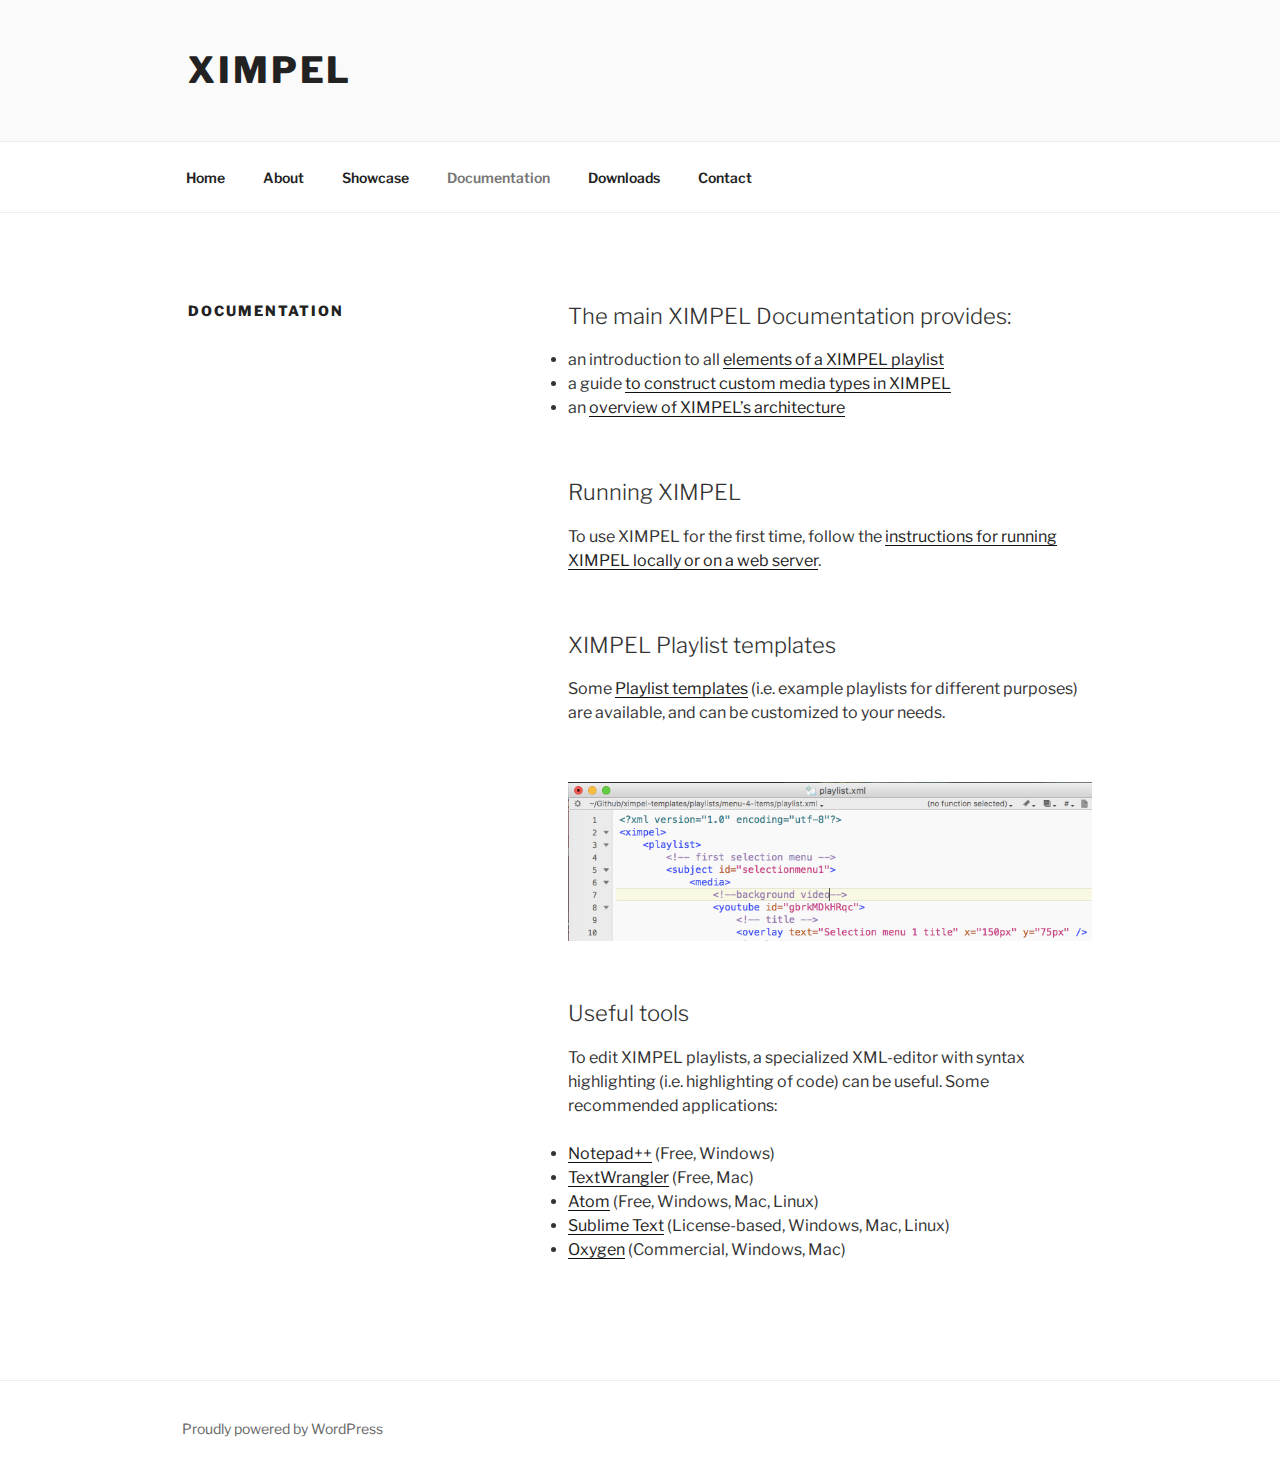
<file: ximpel/showcase/documentation/index.html>
<!DOCTYPE html>
<html lang="en-US" class="no-js no-svg">
<head>
<meta charset="UTF-8">
<meta name="viewport" content="width=device-width, initial-scale=1">
<link rel="profile" href="http://gmpg.org/xfn/11">

<script>(function(html){html.className = html.className.replace(/\bno-js\b/,'js')})(document.documentElement);</script>
<title>Documentation &#8211; XIMPEL</title>
<link rel='dns-prefetch' href='http://fonts.googleapis.com/' />
<link rel='dns-prefetch' href='http://s.w.org/' />
<link href='https://fonts.gstatic.com' crossorigin rel='preconnect' />
<link rel="alternate" type="application/rss+xml" title="XIMPEL &raquo; Feed" href="../feed/index.html" />
<link rel="alternate" type="application/rss+xml" title="XIMPEL &raquo; Comments Feed" href="../comments/feed/index.html" />
		<script type="text/javascript">
			window._wpemojiSettings = {"baseUrl":"https:\/\/s.w.org\/images\/core\/emoji\/2.4\/72x72\/","ext":".png","svgUrl":"https:\/\/s.w.org\/images\/core\/emoji\/2.4\/svg\/","svgExt":".svg","source":{"concatemoji":"http:\/\/www.ximpel.net\/wp-includes\/js\/wp-emoji-release.min.js?ver=4.9.6"}};
			!function(a,b,c){function d(a,b){var c=String.fromCharCode;l.clearRect(0,0,k.width,k.height),l.fillText(c.apply(this,a),0,0);var d=k.toDataURL();l.clearRect(0,0,k.width,k.height),l.fillText(c.apply(this,b),0,0);var e=k.toDataURL();return d===e}function e(a){var b;if(!l||!l.fillText)return!1;switch(l.textBaseline="top",l.font="600 32px Arial",a){case"flag":return!(b=d([55356,56826,55356,56819],[55356,56826,8203,55356,56819]))&&(b=d([55356,57332,56128,56423,56128,56418,56128,56421,56128,56430,56128,56423,56128,56447],[55356,57332,8203,56128,56423,8203,56128,56418,8203,56128,56421,8203,56128,56430,8203,56128,56423,8203,56128,56447]),!b);case"emoji":return b=d([55357,56692,8205,9792,65039],[55357,56692,8203,9792,65039]),!b}return!1}function f(a){var c=b.createElement("script");c.src=a,c.defer=c.type="text/javascript",b.getElementsByTagName("head")[0].appendChild(c)}var g,h,i,j,k=b.createElement("canvas"),l=k.getContext&&k.getContext("2d");for(j=Array("flag","emoji"),c.supports={everything:!0,everythingExceptFlag:!0},i=0;i<j.length;i++)c.supports[j[i]]=e(j[i]),c.supports.everything=c.supports.everything&&c.supports[j[i]],"flag"!==j[i]&&(c.supports.everythingExceptFlag=c.supports.everythingExceptFlag&&c.supports[j[i]]);c.supports.everythingExceptFlag=c.supports.everythingExceptFlag&&!c.supports.flag,c.DOMReady=!1,c.readyCallback=function(){c.DOMReady=!0},c.supports.everything||(h=function(){c.readyCallback()},b.addEventListener?(b.addEventListener("DOMContentLoaded",h,!1),a.addEventListener("load",h,!1)):(a.attachEvent("onload",h),b.attachEvent("onreadystatechange",function(){"complete"===b.readyState&&c.readyCallback()})),g=c.source||{},g.concatemoji?f(g.concatemoji):g.wpemoji&&g.twemoji&&(f(g.twemoji),f(g.wpemoji)))}(window,document,window._wpemojiSettings);
		</script>
		<style type="text/css">
img.wp-smiley,
img.emoji {
	display: inline !important;
	border: none !important;
	box-shadow: none !important;
	height: 1em !important;
	width: 1em !important;
	margin: 0 .07em !important;
	vertical-align: -0.1em !important;
	background: none !important;
	padding: 0 !important;
}
</style>
<link rel='stylesheet' id='twentyseventeen-fonts-css'  href='https://fonts.googleapis.com/css?family=Libre+Franklin%3A300%2C300i%2C400%2C400i%2C600%2C600i%2C800%2C800i&#038;subset=latin%2Clatin-ext' type='text/css' media='all' />
<link rel='stylesheet' id='twentyseventeen-style-css'  href='../wp-content/themes/twentyseventeen/style.css?ver=4.9.6' type='text/css' media='all' />
<!--[if lt IE 9]>
<link rel='stylesheet' id='twentyseventeen-ie8-css'  href='http://www.ximpel.net/wp-content/themes/twentyseventeen/assets/css/ie8.css?ver=1.0' type='text/css' media='all' />
<![endif]-->
<!--[if lt IE 9]>
<script type='text/javascript' src='http://www.ximpel.net/wp-content/themes/twentyseventeen/assets/js/html5.js?ver=3.7.3'></script>
<![endif]-->
<script type='text/javascript' src='../wp-includes/js/jquery/jquery.js?ver=1.12.4'></script>
<script type='text/javascript' src='../wp-includes/js/jquery/jquery-migrate.min.js?ver=1.4.1'></script>
<link rel='https://api.w.org/' href='../wp-json/index.html' />
<link rel="EditURI" type="application/rsd+xml" title="RSD" href="../xmlrpc.php?rsd" />
<link rel="wlwmanifest" type="application/wlwmanifest+xml" href="../wp-includes/wlwmanifest.xml" /> 
<meta name="generator" content="WordPress 4.9.6" />
<link rel="canonical" href="../index.html?p=30" />
<link rel='shortlink' href='../index.html?p=30' />
<link rel="alternate" type="application/json+oembed" href="../wp-json/oembed/1.0/embed?url=http:%252F%252Fwww.ximpel.net%252Fdocumentation%252F" />
<link rel="alternate" type="text/xml+oembed" href="../wp-json/oembed/1.0/embed?url=http:%252F%252Fwww.ximpel.net%252Fdocumentation%252F&amp;format=xml" />
</head>

<body class="page-template-default page page-id-30 page-parent page-two-column colors-light">
<div id="page" class="site">
	<a class="skip-link screen-reader-text" href="../index.html?p=30#content">Skip to content</a>

	<header id="masthead" class="site-header" role="banner">

		<div class="custom-header">

		<div class="custom-header-media">
					</div>

	<div class="site-branding">
	<div class="wrap">

		
		<div class="site-branding-text">
							<p class="site-title"><a href="../index.html" rel="home">XIMPEL</a></p>
			
					</div><!-- .site-branding-text -->

		
	</div><!-- .wrap -->
</div><!-- .site-branding -->

</div><!-- .custom-header -->

					<div class="navigation-top">
				<div class="wrap">
					<nav id="site-navigation" class="main-navigation" role="navigation" aria-label="Top Menu">
	<button class="menu-toggle" aria-controls="top-menu" aria-expanded="false">
		<svg class="icon icon-bars" aria-hidden="true" role="img"> <use href="#icon-bars" xlink:href="#icon-bars"></use> </svg><svg class="icon icon-close" aria-hidden="true" role="img"> <use href="#icon-close" xlink:href="#icon-close"></use> </svg>Menu	</button>

	<div class="menu-primary-container"><ul id="top-menu" class="menu"><li id="menu-item-54" class="menu-item menu-item-type-post_type menu-item-object-page menu-item-home menu-item-54"><a href="../index.html">Home</a></li>
<li id="menu-item-52" class="menu-item menu-item-type-post_type menu-item-object-page menu-item-52"><a href="../index.html?p=5">About</a></li>
<li id="menu-item-55" class="menu-item menu-item-type-post_type menu-item-object-page menu-item-55"><a href="../showcase">Showcase</a></li>
<li id="menu-item-50" class="menu-item menu-item-type-post_type menu-item-object-page current-menu-item page_item page-item-30 current_page_item menu-item-50"><a href="../index.html?p=30">Documentation</a></li>
<li id="menu-item-51" class="menu-item menu-item-type-post_type menu-item-object-page menu-item-51"><a href="../index.html?p=28">Downloads</a></li>
<li id="menu-item-53" class="menu-item menu-item-type-post_type menu-item-object-page menu-item-53"><a href="../index.html?p=6">Contact</a></li>
</ul></div>
	</nav><!-- #site-navigation -->
				</div><!-- .wrap -->
			</div><!-- .navigation-top -->
		
	</header><!-- #masthead -->

	
	<div class="site-content-contain">
		<div id="content" class="site-content">

<div class="wrap">
	<div id="primary" class="content-area">
		<main id="main" class="site-main" role="main">

			
<article id="post-30" class="post-30 page type-page status-publish hentry">
	<header class="entry-header">
		<h1 class="entry-title">Documentation</h1>			</header><!-- .entry-header -->
	<div class="entry-content">
		<h3>The main XIMPEL Documentation provides:</h3>
<ul>
<li>an introduction to all <a href="../docs/html5/playlist_introduction.htm">elements of a XIMPEL playlist</a></li>
<li>a guide <a href="../docs/html5/media_types_construction.htm">to construct custom media types in XIMPEL</a></li>
<li>an <a href="../docs/html5/architecture_resolution.htm">overview of XIMPEL&#8217;s architecture</a></li>
</ul>
<h3>Running XIMPEL</h3>
<p>To use XIMPEL for the first time, follow the <a href="../index.html?p=109">instructions for running XIMPEL locally or on a web server</a>.</p>
<h3>XIMPEL Playlist templates</h3>
<p>Some <a href="../index.html?p=104">Playlist templates</a> (i.e. example playlists for different purposes) are available, and can be customized to your needs.</p>
<h3><img class="alignnone wp-image-163 size-full" src="../wp-content/uploads/2017/10/ximpel_playlist_example.png" alt="" width="755" height="229" srcset="../wp-content/uploads/2017/10/ximpel_playlist_example.png 755w, ../wp-content/uploads/2017/10/ximpel_playlist_example-300x91.png 300w" sizes="(max-width: 706px) 89vw, (max-width: 767px) 82vw, 740px" /></h3>
<h3>Useful tools</h3>
<p>To edit XIMPEL playlists, a specialized XML-editor with syntax highlighting (i.e. highlighting of code) can be useful. Some recommended applications:</p>
<ul>
<li><a href="https://www.sublimetext.com/"></a><a href="https://notepad-plus-plus.org/">Notepad++</a> (Free, Windows)</li>
<li><a href="https://itunes.apple.com/us/app/textwrangler/id404010395?mt=12">TextWrangler</a> (Free, Mac)</li>
<li><a href="https://atom.io/">Atom</a> (Free, Windows, Mac, Linux)</li>
<li><a href="https://www.sublimetext.com/">Sublime Text</a> (License-based, Windows, Mac, Linux)</li>
<li><a href="http://www.oxygenxml.com/">Oxygen</a> (Commercial, Windows, Mac)</li>
</ul>
	</div><!-- .entry-content -->
</article><!-- #post-## -->

		</main><!-- #main -->
	</div><!-- #primary -->
</div><!-- .wrap -->


		</div><!-- #content -->

		<footer id="colophon" class="site-footer" role="contentinfo">
			<div class="wrap">
				
<div class="site-info">
	<a href="https://wordpress.org/">Proudly powered by WordPress</a>
</div><!-- .site-info -->
			</div><!-- .wrap -->
		</footer><!-- #colophon -->
	</div><!-- .site-content-contain -->
</div><!-- #page -->
<script type='text/javascript'>
/* <![CDATA[ */
var twentyseventeenScreenReaderText = {"quote":"<svg class=\"icon icon-quote-right\" aria-hidden=\"true\" role=\"img\"> <use href=\"#icon-quote-right\" xlink:href=\"#icon-quote-right\"><\/use> <\/svg>","expand":"Expand child menu","collapse":"Collapse child menu","icon":"<svg class=\"icon icon-angle-down\" aria-hidden=\"true\" role=\"img\"> <use href=\"#icon-angle-down\" xlink:href=\"#icon-angle-down\"><\/use> <span class=\"svg-fallback icon-angle-down\"><\/span><\/svg>"};
/* ]]> */
</script>
<script type='text/javascript' src='../wp-content/themes/twentyseventeen/assets/js/skip-link-focus-fix.js?ver=1.0'></script>
<script type='text/javascript' src='../wp-content/themes/twentyseventeen/assets/js/navigation.js?ver=1.0'></script>
<script type='text/javascript' src='../wp-content/themes/twentyseventeen/assets/js/global.js?ver=1.0'></script>
<script type='text/javascript' src='../wp-content/themes/twentyseventeen/assets/js/jquery.scrollTo.js?ver=2.1.2'></script>
<script type='text/javascript' src='../wp-includes/js/wp-embed.min.js?ver=4.9.6'></script>
<svg style="position: absolute; width: 0; height: 0; overflow: hidden;" version="1.1" xmlns="http://www.w3.org/2000/svg" xmlns:xlink="http://www.w3.org/1999/xlink">
<defs>
<symbol id="icon-behance" viewBox="0 0 37 32">
<path class="path1" d="M33 6.054h-9.125v2.214h9.125v-2.214zM28.5 13.661q-1.607 0-2.607 0.938t-1.107 2.545h7.286q-0.321-3.482-3.571-3.482zM28.786 24.107q1.125 0 2.179-0.571t1.357-1.554h3.946q-1.786 5.482-7.625 5.482-3.821 0-6.080-2.357t-2.259-6.196q0-3.714 2.33-6.17t6.009-2.455q2.464 0 4.295 1.214t2.732 3.196 0.902 4.429q0 0.304-0.036 0.839h-11.75q0 1.982 1.027 3.063t2.973 1.080zM4.946 23.214h5.286q3.661 0 3.661-2.982 0-3.214-3.554-3.214h-5.393v6.196zM4.946 13.625h5.018q1.393 0 2.205-0.652t0.813-2.027q0-2.571-3.393-2.571h-4.643v5.25zM0 4.536h10.607q1.554 0 2.768 0.25t2.259 0.848 1.607 1.723 0.563 2.75q0 3.232-3.071 4.696 2.036 0.571 3.071 2.054t1.036 3.643q0 1.339-0.438 2.438t-1.179 1.848-1.759 1.268-2.161 0.75-2.393 0.232h-10.911v-22.5z"></path>
</symbol>
<symbol id="icon-deviantart" viewBox="0 0 18 32">
<path class="path1" d="M18.286 5.411l-5.411 10.393 0.429 0.554h4.982v7.411h-9.054l-0.786 0.536-2.536 4.875-0.536 0.536h-5.375v-5.411l5.411-10.411-0.429-0.536h-4.982v-7.411h9.054l0.786-0.536 2.536-4.875 0.536-0.536h5.375v5.411z"></path>
</symbol>
<symbol id="icon-medium" viewBox="0 0 32 32">
<path class="path1" d="M10.661 7.518v20.946q0 0.446-0.223 0.759t-0.652 0.313q-0.304 0-0.589-0.143l-8.304-4.161q-0.375-0.179-0.634-0.598t-0.259-0.83v-20.357q0-0.357 0.179-0.607t0.518-0.25q0.25 0 0.786 0.268l9.125 4.571q0.054 0.054 0.054 0.089zM11.804 9.321l9.536 15.464-9.536-4.75v-10.714zM32 9.643v18.821q0 0.446-0.25 0.723t-0.679 0.277-0.839-0.232l-7.875-3.929zM31.946 7.5q0 0.054-4.58 7.491t-5.366 8.705l-6.964-11.321 5.786-9.411q0.304-0.5 0.929-0.5 0.25 0 0.464 0.107l9.661 4.821q0.071 0.036 0.071 0.107z"></path>
</symbol>
<symbol id="icon-slideshare" viewBox="0 0 32 32">
<path class="path1" d="M15.589 13.214q0 1.482-1.134 2.545t-2.723 1.063-2.723-1.063-1.134-2.545q0-1.5 1.134-2.554t2.723-1.054 2.723 1.054 1.134 2.554zM24.554 13.214q0 1.482-1.125 2.545t-2.732 1.063q-1.589 0-2.723-1.063t-1.134-2.545q0-1.5 1.134-2.554t2.723-1.054q1.607 0 2.732 1.054t1.125 2.554zM28.571 16.429v-11.911q0-1.554-0.571-2.205t-1.982-0.652h-19.857q-1.482 0-2.009 0.607t-0.527 2.25v12.018q0.768 0.411 1.58 0.714t1.446 0.5 1.446 0.33 1.268 0.196 1.25 0.071 1.045 0.009 1.009-0.036 0.795-0.036q1.214-0.018 1.696 0.482 0.107 0.107 0.179 0.161 0.464 0.446 1.089 0.911 0.125-1.625 2.107-1.554 0.089 0 0.652 0.027t0.768 0.036 0.813 0.018 0.946-0.018 0.973-0.080 1.089-0.152 1.107-0.241 1.196-0.348 1.205-0.482 1.286-0.616zM31.482 16.339q-2.161 2.661-6.643 4.5 1.5 5.089-0.411 8.304-1.179 2.018-3.268 2.643-1.857 0.571-3.25-0.268-1.536-0.911-1.464-2.929l-0.018-5.821v-0.018q-0.143-0.036-0.438-0.107t-0.42-0.089l-0.018 6.036q0.071 2.036-1.482 2.929-1.411 0.839-3.268 0.268-2.089-0.643-3.25-2.679-1.875-3.214-0.393-8.268-4.482-1.839-6.643-4.5-0.446-0.661-0.071-1.125t1.071 0.018q0.054 0.036 0.196 0.125t0.196 0.143v-12.393q0-1.286 0.839-2.196t2.036-0.911h22.446q1.196 0 2.036 0.911t0.839 2.196v12.393l0.375-0.268q0.696-0.482 1.071-0.018t-0.071 1.125z"></path>
</symbol>
<symbol id="icon-snapchat-ghost" viewBox="0 0 30 32">
<path class="path1" d="M15.143 2.286q2.393-0.018 4.295 1.223t2.92 3.438q0.482 1.036 0.482 3.196 0 0.839-0.161 3.411 0.25 0.125 0.5 0.125 0.321 0 0.911-0.241t0.911-0.241q0.518 0 1 0.321t0.482 0.821q0 0.571-0.563 0.964t-1.232 0.563-1.232 0.518-0.563 0.848q0 0.268 0.214 0.768 0.661 1.464 1.83 2.679t2.58 1.804q0.5 0.214 1.429 0.411 0.5 0.107 0.5 0.625 0 1.25-3.911 1.839-0.125 0.196-0.196 0.696t-0.25 0.83-0.589 0.33q-0.357 0-1.107-0.116t-1.143-0.116q-0.661 0-1.107 0.089-0.571 0.089-1.125 0.402t-1.036 0.679-1.036 0.723-1.357 0.598-1.768 0.241q-0.929 0-1.723-0.241t-1.339-0.598-1.027-0.723-1.036-0.679-1.107-0.402q-0.464-0.089-1.125-0.089-0.429 0-1.17 0.134t-1.045 0.134q-0.446 0-0.625-0.33t-0.25-0.848-0.196-0.714q-3.911-0.589-3.911-1.839 0-0.518 0.5-0.625 0.929-0.196 1.429-0.411 1.393-0.571 2.58-1.804t1.83-2.679q0.214-0.5 0.214-0.768 0-0.5-0.563-0.848t-1.241-0.527-1.241-0.563-0.563-0.938q0-0.482 0.464-0.813t0.982-0.33q0.268 0 0.857 0.232t0.946 0.232q0.321 0 0.571-0.125-0.161-2.536-0.161-3.393 0-2.179 0.482-3.214 1.143-2.446 3.071-3.536t4.714-1.125z"></path>
</symbol>
<symbol id="icon-yelp" viewBox="0 0 27 32">
<path class="path1" d="M13.804 23.554v2.268q-0.018 5.214-0.107 5.446-0.214 0.571-0.911 0.714-0.964 0.161-3.241-0.679t-2.902-1.589q-0.232-0.268-0.304-0.643-0.018-0.214 0.071-0.464 0.071-0.179 0.607-0.839t3.232-3.857q0.018 0 1.071-1.25 0.268-0.339 0.705-0.438t0.884 0.063q0.429 0.179 0.67 0.518t0.223 0.75zM11.143 19.071q-0.054 0.982-0.929 1.25l-2.143 0.696q-4.911 1.571-5.214 1.571-0.625-0.036-0.964-0.643-0.214-0.446-0.304-1.339-0.143-1.357 0.018-2.973t0.536-2.223 1-0.571q0.232 0 3.607 1.375 1.25 0.518 2.054 0.839l1.5 0.607q0.411 0.161 0.634 0.545t0.205 0.866zM25.893 24.375q-0.125 0.964-1.634 2.875t-2.42 2.268q-0.661 0.25-1.125-0.125-0.25-0.179-3.286-5.125l-0.839-1.375q-0.25-0.375-0.205-0.821t0.348-0.821q0.625-0.768 1.482-0.464 0.018 0.018 2.125 0.714 3.625 1.179 4.321 1.42t0.839 0.366q0.5 0.393 0.393 1.089zM13.893 13.089q0.089 1.821-0.964 2.179-1.036 0.304-2.036-1.268l-6.75-10.679q-0.143-0.625 0.339-1.107 0.732-0.768 3.705-1.598t4.009-0.563q0.714 0.179 0.875 0.804 0.054 0.321 0.393 5.455t0.429 6.777zM25.714 15.018q0.054 0.696-0.464 1.054-0.268 0.179-5.875 1.536-1.196 0.268-1.625 0.411l0.018-0.036q-0.411 0.107-0.821-0.071t-0.661-0.571q-0.536-0.839 0-1.554 0.018-0.018 1.339-1.821 2.232-3.054 2.679-3.643t0.607-0.696q0.5-0.339 1.161-0.036 0.857 0.411 2.196 2.384t1.446 2.991v0.054z"></path>
</symbol>
<symbol id="icon-vine" viewBox="0 0 27 32">
<path class="path1" d="M26.732 14.768v3.536q-1.804 0.411-3.536 0.411-1.161 2.429-2.955 4.839t-3.241 3.848-2.286 1.902q-1.429 0.804-2.893-0.054-0.5-0.304-1.080-0.777t-1.518-1.491-1.83-2.295-1.92-3.286-1.884-4.357-1.634-5.616-1.259-6.964h5.054q0.464 3.893 1.25 7.116t1.866 5.661 2.17 4.205 2.5 3.482q3.018-3.018 5.125-7.25-2.536-1.286-3.982-3.929t-1.446-5.946q0-3.429 1.857-5.616t5.071-2.188q3.179 0 4.875 1.884t1.696 5.313q0 2.839-1.036 5.107-0.125 0.018-0.348 0.054t-0.821 0.036-1.125-0.107-1.107-0.455-0.902-0.92q0.554-1.839 0.554-3.286 0-1.554-0.518-2.357t-1.411-0.804q-0.946 0-1.518 0.884t-0.571 2.509q0 3.321 1.875 5.241t4.768 1.92q1.107 0 2.161-0.25z"></path>
</symbol>
<symbol id="icon-vk" viewBox="0 0 35 32">
<path class="path1" d="M34.232 9.286q0.411 1.143-2.679 5.25-0.429 0.571-1.161 1.518-1.393 1.786-1.607 2.339-0.304 0.732 0.25 1.446 0.304 0.375 1.446 1.464h0.018l0.071 0.071q2.518 2.339 3.411 3.946 0.054 0.089 0.116 0.223t0.125 0.473-0.009 0.607-0.446 0.491-1.054 0.223l-4.571 0.071q-0.429 0.089-1-0.089t-0.929-0.393l-0.357-0.214q-0.536-0.375-1.25-1.143t-1.223-1.384-1.089-1.036-1.009-0.277q-0.054 0.018-0.143 0.063t-0.304 0.259-0.384 0.527-0.304 0.929-0.116 1.384q0 0.268-0.063 0.491t-0.134 0.33l-0.071 0.089q-0.321 0.339-0.946 0.393h-2.054q-1.268 0.071-2.607-0.295t-2.348-0.946-1.839-1.179-1.259-1.027l-0.446-0.429q-0.179-0.179-0.491-0.536t-1.277-1.625-1.893-2.696-2.188-3.768-2.33-4.857q-0.107-0.286-0.107-0.482t0.054-0.286l0.071-0.107q0.268-0.339 1.018-0.339l4.893-0.036q0.214 0.036 0.411 0.116t0.286 0.152l0.089 0.054q0.286 0.196 0.429 0.571 0.357 0.893 0.821 1.848t0.732 1.455l0.286 0.518q0.518 1.071 1 1.857t0.866 1.223 0.741 0.688 0.607 0.25 0.482-0.089q0.036-0.018 0.089-0.089t0.214-0.393 0.241-0.839 0.17-1.446 0-2.232q-0.036-0.714-0.161-1.304t-0.25-0.821l-0.107-0.214q-0.446-0.607-1.518-0.768-0.232-0.036 0.089-0.429 0.304-0.339 0.679-0.536 0.946-0.464 4.268-0.429 1.464 0.018 2.411 0.232 0.357 0.089 0.598 0.241t0.366 0.429 0.188 0.571 0.063 0.813-0.018 0.982-0.045 1.259-0.027 1.473q0 0.196-0.018 0.75t-0.009 0.857 0.063 0.723 0.205 0.696 0.402 0.438q0.143 0.036 0.304 0.071t0.464-0.196 0.679-0.616 0.929-1.196 1.214-1.92q1.071-1.857 1.911-4.018 0.071-0.179 0.179-0.313t0.196-0.188l0.071-0.054 0.089-0.045t0.232-0.054 0.357-0.009l5.143-0.036q0.696-0.089 1.143 0.045t0.554 0.295z"></path>
</symbol>
<symbol id="icon-search" viewBox="0 0 30 32">
<path class="path1" d="M20.571 14.857q0-3.304-2.348-5.652t-5.652-2.348-5.652 2.348-2.348 5.652 2.348 5.652 5.652 2.348 5.652-2.348 2.348-5.652zM29.714 29.714q0 0.929-0.679 1.607t-1.607 0.679q-0.964 0-1.607-0.679l-6.125-6.107q-3.196 2.214-7.125 2.214-2.554 0-4.884-0.991t-4.018-2.679-2.679-4.018-0.991-4.884 0.991-4.884 2.679-4.018 4.018-2.679 4.884-0.991 4.884 0.991 4.018 2.679 2.679 4.018 0.991 4.884q0 3.929-2.214 7.125l6.125 6.125q0.661 0.661 0.661 1.607z"></path>
</symbol>
<symbol id="icon-envelope-o" viewBox="0 0 32 32">
<path class="path1" d="M29.714 26.857v-13.714q-0.571 0.643-1.232 1.179-4.786 3.679-7.607 6.036-0.911 0.768-1.482 1.196t-1.545 0.866-1.83 0.438h-0.036q-0.857 0-1.83-0.438t-1.545-0.866-1.482-1.196q-2.821-2.357-7.607-6.036-0.661-0.536-1.232-1.179v13.714q0 0.232 0.17 0.402t0.402 0.17h26.286q0.232 0 0.402-0.17t0.17-0.402zM29.714 8.089v-0.438t-0.009-0.232-0.054-0.223-0.098-0.161-0.161-0.134-0.25-0.045h-26.286q-0.232 0-0.402 0.17t-0.17 0.402q0 3 2.625 5.071 3.446 2.714 7.161 5.661 0.107 0.089 0.625 0.527t0.821 0.67 0.795 0.563 0.902 0.491 0.768 0.161h0.036q0.357 0 0.768-0.161t0.902-0.491 0.795-0.563 0.821-0.67 0.625-0.527q3.714-2.946 7.161-5.661 0.964-0.768 1.795-2.063t0.83-2.348zM32 7.429v19.429q0 1.179-0.839 2.018t-2.018 0.839h-26.286q-1.179 0-2.018-0.839t-0.839-2.018v-19.429q0-1.179 0.839-2.018t2.018-0.839h26.286q1.179 0 2.018 0.839t0.839 2.018z"></path>
</symbol>
<symbol id="icon-close" viewBox="0 0 25 32">
<path class="path1" d="M23.179 23.607q0 0.714-0.5 1.214l-2.429 2.429q-0.5 0.5-1.214 0.5t-1.214-0.5l-5.25-5.25-5.25 5.25q-0.5 0.5-1.214 0.5t-1.214-0.5l-2.429-2.429q-0.5-0.5-0.5-1.214t0.5-1.214l5.25-5.25-5.25-5.25q-0.5-0.5-0.5-1.214t0.5-1.214l2.429-2.429q0.5-0.5 1.214-0.5t1.214 0.5l5.25 5.25 5.25-5.25q0.5-0.5 1.214-0.5t1.214 0.5l2.429 2.429q0.5 0.5 0.5 1.214t-0.5 1.214l-5.25 5.25 5.25 5.25q0.5 0.5 0.5 1.214z"></path>
</symbol>
<symbol id="icon-angle-down" viewBox="0 0 21 32">
<path class="path1" d="M19.196 13.143q0 0.232-0.179 0.411l-8.321 8.321q-0.179 0.179-0.411 0.179t-0.411-0.179l-8.321-8.321q-0.179-0.179-0.179-0.411t0.179-0.411l0.893-0.893q0.179-0.179 0.411-0.179t0.411 0.179l7.018 7.018 7.018-7.018q0.179-0.179 0.411-0.179t0.411 0.179l0.893 0.893q0.179 0.179 0.179 0.411z"></path>
</symbol>
<symbol id="icon-folder-open" viewBox="0 0 34 32">
<path class="path1" d="M33.554 17q0 0.554-0.554 1.179l-6 7.071q-0.768 0.911-2.152 1.545t-2.563 0.634h-19.429q-0.607 0-1.080-0.232t-0.473-0.768q0-0.554 0.554-1.179l6-7.071q0.768-0.911 2.152-1.545t2.563-0.634h19.429q0.607 0 1.080 0.232t0.473 0.768zM27.429 10.857v2.857h-14.857q-1.679 0-3.518 0.848t-2.929 2.134l-6.107 7.179q0-0.071-0.009-0.223t-0.009-0.223v-17.143q0-1.643 1.179-2.821t2.821-1.179h5.714q1.643 0 2.821 1.179t1.179 2.821v0.571h9.714q1.643 0 2.821 1.179t1.179 2.821z"></path>
</symbol>
<symbol id="icon-twitter" viewBox="0 0 30 32">
<path class="path1" d="M28.929 7.286q-1.196 1.75-2.893 2.982 0.018 0.25 0.018 0.75 0 2.321-0.679 4.634t-2.063 4.437-3.295 3.759-4.607 2.607-5.768 0.973q-4.839 0-8.857-2.589 0.625 0.071 1.393 0.071 4.018 0 7.161-2.464-1.875-0.036-3.357-1.152t-2.036-2.848q0.589 0.089 1.089 0.089 0.768 0 1.518-0.196-2-0.411-3.313-1.991t-1.313-3.67v-0.071q1.214 0.679 2.607 0.732-1.179-0.786-1.875-2.054t-0.696-2.75q0-1.571 0.786-2.911 2.161 2.661 5.259 4.259t6.634 1.777q-0.143-0.679-0.143-1.321 0-2.393 1.688-4.080t4.080-1.688q2.5 0 4.214 1.821 1.946-0.375 3.661-1.393-0.661 2.054-2.536 3.179 1.661-0.179 3.321-0.893z"></path>
</symbol>
<symbol id="icon-facebook" viewBox="0 0 19 32">
<path class="path1" d="M17.125 0.214v4.714h-2.804q-1.536 0-2.071 0.643t-0.536 1.929v3.375h5.232l-0.696 5.286h-4.536v13.554h-5.464v-13.554h-4.554v-5.286h4.554v-3.893q0-3.321 1.857-5.152t4.946-1.83q2.625 0 4.071 0.214z"></path>
</symbol>
<symbol id="icon-github" viewBox="0 0 27 32">
<path class="path1" d="M13.714 2.286q3.732 0 6.884 1.839t4.991 4.991 1.839 6.884q0 4.482-2.616 8.063t-6.759 4.955q-0.482 0.089-0.714-0.125t-0.232-0.536q0-0.054 0.009-1.366t0.009-2.402q0-1.732-0.929-2.536 1.018-0.107 1.83-0.321t1.679-0.696 1.446-1.188 0.946-1.875 0.366-2.688q0-2.125-1.411-3.679 0.661-1.625-0.143-3.643-0.5-0.161-1.446 0.196t-1.643 0.786l-0.679 0.429q-1.661-0.464-3.429-0.464t-3.429 0.464q-0.286-0.196-0.759-0.482t-1.491-0.688-1.518-0.241q-0.804 2.018-0.143 3.643-1.411 1.554-1.411 3.679 0 1.518 0.366 2.679t0.938 1.875 1.438 1.196 1.679 0.696 1.83 0.321q-0.696 0.643-0.875 1.839-0.375 0.179-0.804 0.268t-1.018 0.089-1.17-0.384-0.991-1.116q-0.339-0.571-0.866-0.929t-0.884-0.429l-0.357-0.054q-0.375 0-0.518 0.080t-0.089 0.205 0.161 0.25 0.232 0.214l0.125 0.089q0.393 0.179 0.777 0.679t0.563 0.911l0.179 0.411q0.232 0.679 0.786 1.098t1.196 0.536 1.241 0.125 0.991-0.063l0.411-0.071q0 0.679 0.009 1.58t0.009 0.973q0 0.321-0.232 0.536t-0.714 0.125q-4.143-1.375-6.759-4.955t-2.616-8.063q0-3.732 1.839-6.884t4.991-4.991 6.884-1.839zM5.196 21.982q0.054-0.125-0.125-0.214-0.179-0.054-0.232 0.036-0.054 0.125 0.125 0.214 0.161 0.107 0.232-0.036zM5.75 22.589q0.125-0.089-0.036-0.286-0.179-0.161-0.286-0.054-0.125 0.089 0.036 0.286 0.179 0.179 0.286 0.054zM6.286 23.393q0.161-0.125 0-0.339-0.143-0.232-0.304-0.107-0.161 0.089 0 0.321t0.304 0.125zM7.036 24.143q0.143-0.143-0.071-0.339-0.214-0.214-0.357-0.054-0.161 0.143 0.071 0.339 0.214 0.214 0.357 0.054zM8.054 24.589q0.054-0.196-0.232-0.286-0.268-0.071-0.339 0.125t0.232 0.268q0.268 0.107 0.339-0.107zM9.179 24.679q0-0.232-0.304-0.196-0.286 0-0.286 0.196 0 0.232 0.304 0.196 0.286 0 0.286-0.196zM10.214 24.5q-0.036-0.196-0.321-0.161-0.286 0.054-0.25 0.268t0.321 0.143 0.25-0.25z"></path>
</symbol>
<symbol id="icon-bars" viewBox="0 0 27 32">
<path class="path1" d="M27.429 24v2.286q0 0.464-0.339 0.804t-0.804 0.339h-25.143q-0.464 0-0.804-0.339t-0.339-0.804v-2.286q0-0.464 0.339-0.804t0.804-0.339h25.143q0.464 0 0.804 0.339t0.339 0.804zM27.429 14.857v2.286q0 0.464-0.339 0.804t-0.804 0.339h-25.143q-0.464 0-0.804-0.339t-0.339-0.804v-2.286q0-0.464 0.339-0.804t0.804-0.339h25.143q0.464 0 0.804 0.339t0.339 0.804zM27.429 5.714v2.286q0 0.464-0.339 0.804t-0.804 0.339h-25.143q-0.464 0-0.804-0.339t-0.339-0.804v-2.286q0-0.464 0.339-0.804t0.804-0.339h25.143q0.464 0 0.804 0.339t0.339 0.804z"></path>
</symbol>
<symbol id="icon-google-plus" viewBox="0 0 41 32">
<path class="path1" d="M25.661 16.304q0 3.714-1.554 6.616t-4.429 4.536-6.589 1.634q-2.661 0-5.089-1.036t-4.179-2.786-2.786-4.179-1.036-5.089 1.036-5.089 2.786-4.179 4.179-2.786 5.089-1.036q5.107 0 8.768 3.429l-3.554 3.411q-2.089-2.018-5.214-2.018-2.196 0-4.063 1.107t-2.955 3.009-1.089 4.152 1.089 4.152 2.955 3.009 4.063 1.107q1.482 0 2.723-0.411t2.045-1.027 1.402-1.402 0.875-1.482 0.384-1.321h-7.429v-4.5h12.357q0.214 1.125 0.214 2.179zM41.143 14.125v3.75h-3.732v3.732h-3.75v-3.732h-3.732v-3.75h3.732v-3.732h3.75v3.732h3.732z"></path>
</symbol>
<symbol id="icon-linkedin" viewBox="0 0 27 32">
<path class="path1" d="M6.232 11.161v17.696h-5.893v-17.696h5.893zM6.607 5.696q0.018 1.304-0.902 2.179t-2.42 0.875h-0.036q-1.464 0-2.357-0.875t-0.893-2.179q0-1.321 0.92-2.188t2.402-0.866 2.375 0.866 0.911 2.188zM27.429 18.714v10.143h-5.875v-9.464q0-1.875-0.723-2.938t-2.259-1.063q-1.125 0-1.884 0.616t-1.134 1.527q-0.196 0.536-0.196 1.446v9.875h-5.875q0.036-7.125 0.036-11.554t-0.018-5.286l-0.018-0.857h5.875v2.571h-0.036q0.357-0.571 0.732-1t1.009-0.929 1.554-0.777 2.045-0.277q3.054 0 4.911 2.027t1.857 5.938z"></path>
</symbol>
<symbol id="icon-quote-right" viewBox="0 0 30 32">
<path class="path1" d="M13.714 5.714v12.571q0 1.857-0.723 3.545t-1.955 2.92-2.92 1.955-3.545 0.723h-1.143q-0.464 0-0.804-0.339t-0.339-0.804v-2.286q0-0.464 0.339-0.804t0.804-0.339h1.143q1.893 0 3.232-1.339t1.339-3.232v-0.571q0-0.714-0.5-1.214t-1.214-0.5h-4q-1.429 0-2.429-1t-1-2.429v-6.857q0-1.429 1-2.429t2.429-1h6.857q1.429 0 2.429 1t1 2.429zM29.714 5.714v12.571q0 1.857-0.723 3.545t-1.955 2.92-2.92 1.955-3.545 0.723h-1.143q-0.464 0-0.804-0.339t-0.339-0.804v-2.286q0-0.464 0.339-0.804t0.804-0.339h1.143q1.893 0 3.232-1.339t1.339-3.232v-0.571q0-0.714-0.5-1.214t-1.214-0.5h-4q-1.429 0-2.429-1t-1-2.429v-6.857q0-1.429 1-2.429t2.429-1h6.857q1.429 0 2.429 1t1 2.429z"></path>
</symbol>
<symbol id="icon-mail-reply" viewBox="0 0 32 32">
<path class="path1" d="M32 20q0 2.964-2.268 8.054-0.054 0.125-0.188 0.429t-0.241 0.536-0.232 0.393q-0.214 0.304-0.5 0.304-0.268 0-0.42-0.179t-0.152-0.446q0-0.161 0.045-0.473t0.045-0.42q0.089-1.214 0.089-2.196 0-1.804-0.313-3.232t-0.866-2.473-1.429-1.804-1.884-1.241-2.375-0.759-2.75-0.384-3.134-0.107h-4v4.571q0 0.464-0.339 0.804t-0.804 0.339-0.804-0.339l-9.143-9.143q-0.339-0.339-0.339-0.804t0.339-0.804l9.143-9.143q0.339-0.339 0.804-0.339t0.804 0.339 0.339 0.804v4.571h4q12.732 0 15.625 7.196 0.946 2.393 0.946 5.946z"></path>
</symbol>
<symbol id="icon-youtube" viewBox="0 0 27 32">
<path class="path1" d="M17.339 22.214v3.768q0 1.196-0.696 1.196-0.411 0-0.804-0.393v-5.375q0.393-0.393 0.804-0.393 0.696 0 0.696 1.196zM23.375 22.232v0.821h-1.607v-0.821q0-1.214 0.804-1.214t0.804 1.214zM6.125 18.339h1.911v-1.679h-5.571v1.679h1.875v10.161h1.786v-10.161zM11.268 28.5h1.589v-8.821h-1.589v6.75q-0.536 0.75-1.018 0.75-0.321 0-0.375-0.375-0.018-0.054-0.018-0.625v-6.5h-1.589v6.982q0 0.875 0.143 1.304 0.214 0.661 1.036 0.661 0.857 0 1.821-1.089v0.964zM18.929 25.857v-3.518q0-1.304-0.161-1.768-0.304-1-1.268-1-0.893 0-1.661 0.964v-3.875h-1.589v11.839h1.589v-0.857q0.804 0.982 1.661 0.982 0.964 0 1.268-0.982 0.161-0.482 0.161-1.786zM24.964 25.679v-0.232h-1.625q0 0.911-0.036 1.089-0.125 0.643-0.714 0.643-0.821 0-0.821-1.232v-1.554h3.196v-1.839q0-1.411-0.482-2.071-0.696-0.911-1.893-0.911-1.214 0-1.911 0.911-0.5 0.661-0.5 2.071v3.089q0 1.411 0.518 2.071 0.696 0.911 1.929 0.911 1.286 0 1.929-0.946 0.321-0.482 0.375-0.964 0.036-0.161 0.036-1.036zM14.107 9.375v-3.75q0-1.232-0.768-1.232t-0.768 1.232v3.75q0 1.25 0.768 1.25t0.768-1.25zM26.946 22.786q0 4.179-0.464 6.25-0.25 1.054-1.036 1.768t-1.821 0.821q-3.286 0.375-9.911 0.375t-9.911-0.375q-1.036-0.107-1.83-0.821t-1.027-1.768q-0.464-2-0.464-6.25 0-4.179 0.464-6.25 0.25-1.054 1.036-1.768t1.839-0.839q3.268-0.357 9.893-0.357t9.911 0.357q1.036 0.125 1.83 0.839t1.027 1.768q0.464 2 0.464 6.25zM9.125 0h1.821l-2.161 7.125v4.839h-1.786v-4.839q-0.25-1.321-1.089-3.786-0.661-1.839-1.161-3.339h1.893l1.268 4.696zM15.732 5.946v3.125q0 1.446-0.5 2.107-0.661 0.911-1.893 0.911-1.196 0-1.875-0.911-0.5-0.679-0.5-2.107v-3.125q0-1.429 0.5-2.089 0.679-0.911 1.875-0.911 1.232 0 1.893 0.911 0.5 0.661 0.5 2.089zM21.714 3.054v8.911h-1.625v-0.982q-0.946 1.107-1.839 1.107-0.821 0-1.054-0.661-0.143-0.429-0.143-1.339v-7.036h1.625v6.554q0 0.589 0.018 0.625 0.054 0.393 0.375 0.393 0.482 0 1.018-0.768v-6.804h1.625z"></path>
</symbol>
<symbol id="icon-dropbox" viewBox="0 0 32 32">
<path class="path1" d="M7.179 12.625l8.821 5.446-6.107 5.089-8.75-5.696zM24.786 22.536v1.929l-8.75 5.232v0.018l-0.018-0.018-0.018 0.018v-0.018l-8.732-5.232v-1.929l2.625 1.714 6.107-5.071v-0.036l0.018 0.018 0.018-0.018v0.036l6.125 5.071zM9.893 2.107l6.107 5.089-8.821 5.429-6.036-4.821zM24.821 12.625l6.036 4.839-8.732 5.696-6.125-5.089zM22.125 2.107l8.732 5.696-6.036 4.821-8.821-5.429z"></path>
</symbol>
<symbol id="icon-instagram" viewBox="0 0 27 32">
<path class="path1" d="M18.286 16q0-1.893-1.339-3.232t-3.232-1.339-3.232 1.339-1.339 3.232 1.339 3.232 3.232 1.339 3.232-1.339 1.339-3.232zM20.75 16q0 2.929-2.054 4.982t-4.982 2.054-4.982-2.054-2.054-4.982 2.054-4.982 4.982-2.054 4.982 2.054 2.054 4.982zM22.679 8.679q0 0.679-0.482 1.161t-1.161 0.482-1.161-0.482-0.482-1.161 0.482-1.161 1.161-0.482 1.161 0.482 0.482 1.161zM13.714 4.75q-0.125 0-1.366-0.009t-1.884 0-1.723 0.054-1.839 0.179-1.277 0.33q-0.893 0.357-1.571 1.036t-1.036 1.571q-0.196 0.518-0.33 1.277t-0.179 1.839-0.054 1.723 0 1.884 0.009 1.366-0.009 1.366 0 1.884 0.054 1.723 0.179 1.839 0.33 1.277q0.357 0.893 1.036 1.571t1.571 1.036q0.518 0.196 1.277 0.33t1.839 0.179 1.723 0.054 1.884 0 1.366-0.009 1.366 0.009 1.884 0 1.723-0.054 1.839-0.179 1.277-0.33q0.893-0.357 1.571-1.036t1.036-1.571q0.196-0.518 0.33-1.277t0.179-1.839 0.054-1.723 0-1.884-0.009-1.366 0.009-1.366 0-1.884-0.054-1.723-0.179-1.839-0.33-1.277q-0.357-0.893-1.036-1.571t-1.571-1.036q-0.518-0.196-1.277-0.33t-1.839-0.179-1.723-0.054-1.884 0-1.366 0.009zM27.429 16q0 4.089-0.089 5.661-0.179 3.714-2.214 5.75t-5.75 2.214q-1.571 0.089-5.661 0.089t-5.661-0.089q-3.714-0.179-5.75-2.214t-2.214-5.75q-0.089-1.571-0.089-5.661t0.089-5.661q0.179-3.714 2.214-5.75t5.75-2.214q1.571-0.089 5.661-0.089t5.661 0.089q3.714 0.179 5.75 2.214t2.214 5.75q0.089 1.571 0.089 5.661z"></path>
</symbol>
<symbol id="icon-flickr" viewBox="0 0 27 32">
<path class="path1" d="M22.286 2.286q2.125 0 3.634 1.509t1.509 3.634v17.143q0 2.125-1.509 3.634t-3.634 1.509h-17.143q-2.125 0-3.634-1.509t-1.509-3.634v-17.143q0-2.125 1.509-3.634t3.634-1.509h17.143zM12.464 16q0-1.571-1.107-2.679t-2.679-1.107-2.679 1.107-1.107 2.679 1.107 2.679 2.679 1.107 2.679-1.107 1.107-2.679zM22.536 16q0-1.571-1.107-2.679t-2.679-1.107-2.679 1.107-1.107 2.679 1.107 2.679 2.679 1.107 2.679-1.107 1.107-2.679z"></path>
</symbol>
<symbol id="icon-tumblr" viewBox="0 0 19 32">
<path class="path1" d="M16.857 23.732l1.429 4.232q-0.411 0.625-1.982 1.179t-3.161 0.571q-1.857 0.036-3.402-0.464t-2.545-1.321-1.696-1.893-0.991-2.143-0.295-2.107v-9.714h-3v-3.839q1.286-0.464 2.304-1.241t1.625-1.607 1.036-1.821 0.607-1.768 0.268-1.58q0.018-0.089 0.080-0.152t0.134-0.063h4.357v7.571h5.946v4.5h-5.964v9.25q0 0.536 0.116 1t0.402 0.938 0.884 0.741 1.455 0.25q1.393-0.036 2.393-0.518z"></path>
</symbol>
<symbol id="icon-dockerhub" viewBox="0 0 24 28">
<path class="path1" d="M1.597 10.257h2.911v2.83H1.597v-2.83zm3.573 0h2.91v2.83H5.17v-2.83zm0-3.627h2.91v2.829H5.17V6.63zm3.57 3.627h2.912v2.83H8.74v-2.83zm0-3.627h2.912v2.829H8.74V6.63zm3.573 3.627h2.911v2.83h-2.911v-2.83zm0-3.627h2.911v2.829h-2.911V6.63zm3.572 3.627h2.911v2.83h-2.911v-2.83zM12.313 3h2.911v2.83h-2.911V3zm-6.65 14.173c-.449 0-.812.354-.812.788 0 .435.364.788.812.788.447 0 .811-.353.811-.788 0-.434-.363-.788-.811-.788"></path>
<path class="path2" d="M28.172 11.721c-.978-.549-2.278-.624-3.388-.306-.136-1.146-.91-2.149-1.83-2.869l-.366-.286-.307.345c-.618.692-.8 1.845-.718 2.73.063.651.273 1.312.685 1.834-.313.183-.668.328-.985.434-.646.212-1.347.33-2.028.33H.083l-.042.429c-.137 1.432.065 2.866.674 4.173l.262.519.03.048c1.8 2.973 4.963 4.225 8.41 4.225 6.672 0 12.174-2.896 14.702-9.015 1.689.085 3.417-.4 4.243-1.968l.211-.4-.401-.223zM5.664 19.458c-.85 0-1.542-.671-1.542-1.497 0-.825.691-1.498 1.541-1.498.849 0 1.54.672 1.54 1.497s-.69 1.498-1.539 1.498z"></path>
</symbol>
<symbol id="icon-dribbble" viewBox="0 0 27 32">
<path class="path1" d="M18.286 26.786q-0.75-4.304-2.5-8.893h-0.036l-0.036 0.018q-0.286 0.107-0.768 0.295t-1.804 0.875-2.446 1.464-2.339 2.045-1.839 2.643l-0.268-0.196q3.286 2.679 7.464 2.679 2.357 0 4.571-0.929zM14.982 15.946q-0.375-0.875-0.946-1.982-5.554 1.661-12.018 1.661-0.018 0.125-0.018 0.375 0 2.214 0.786 4.223t2.214 3.598q0.893-1.589 2.205-2.973t2.545-2.223 2.33-1.446 1.777-0.857l0.661-0.232q0.071-0.018 0.232-0.063t0.232-0.080zM13.071 12.161q-2.143-3.804-4.357-6.75-2.464 1.161-4.179 3.321t-2.286 4.857q5.393 0 10.821-1.429zM25.286 17.857q-3.75-1.071-7.304-0.518 1.554 4.268 2.286 8.375 1.982-1.339 3.304-3.384t1.714-4.473zM10.911 4.625q-0.018 0-0.036 0.018 0.018-0.018 0.036-0.018zM21.446 7.214q-3.304-2.929-7.732-2.929-1.357 0-2.768 0.339 2.339 3.036 4.393 6.821 1.232-0.464 2.321-1.080t1.723-1.098 1.17-1.018 0.67-0.723zM25.429 15.875q-0.054-4.143-2.661-7.321l-0.018 0.018q-0.161 0.214-0.339 0.438t-0.777 0.795-1.268 1.080-1.786 1.161-2.348 1.152q0.446 0.946 0.786 1.696 0.036 0.107 0.116 0.313t0.134 0.295q0.643-0.089 1.33-0.125t1.313-0.036 1.232 0.027 1.143 0.071 1.009 0.098 0.857 0.116 0.652 0.107 0.446 0.080zM27.429 16q0 3.732-1.839 6.884t-4.991 4.991-6.884 1.839-6.884-1.839-4.991-4.991-1.839-6.884 1.839-6.884 4.991-4.991 6.884-1.839 6.884 1.839 4.991 4.991 1.839 6.884z"></path>
</symbol>
<symbol id="icon-skype" viewBox="0 0 27 32">
<path class="path1" d="M20.946 18.982q0-0.893-0.348-1.634t-0.866-1.223-1.304-0.875-1.473-0.607-1.563-0.411l-1.857-0.429q-0.536-0.125-0.786-0.188t-0.625-0.205-0.536-0.286-0.295-0.375-0.134-0.536q0-1.375 2.571-1.375 0.768 0 1.375 0.214t0.964 0.509 0.679 0.598 0.714 0.518 0.857 0.214q0.839 0 1.348-0.571t0.509-1.375q0-0.982-1-1.777t-2.536-1.205-3.25-0.411q-1.214 0-2.357 0.277t-2.134 0.839-1.589 1.554-0.598 2.295q0 1.089 0.339 1.902t1 1.348 1.429 0.866 1.839 0.58l2.607 0.643q1.607 0.393 2 0.643 0.571 0.357 0.571 1.071 0 0.696-0.714 1.152t-1.875 0.455q-0.911 0-1.634-0.286t-1.161-0.688-0.813-0.804-0.821-0.688-0.964-0.286q-0.893 0-1.348 0.536t-0.455 1.339q0 1.643 2.179 2.813t5.196 1.17q1.304 0 2.5-0.33t2.188-0.955 1.58-1.67 0.589-2.348zM27.429 22.857q0 2.839-2.009 4.848t-4.848 2.009q-2.321 0-4.179-1.429-1.375 0.286-2.679 0.286-2.554 0-4.884-0.991t-4.018-2.679-2.679-4.018-0.991-4.884q0-1.304 0.286-2.679-1.429-1.857-1.429-4.179 0-2.839 2.009-4.848t4.848-2.009q2.321 0 4.179 1.429 1.375-0.286 2.679-0.286 2.554 0 4.884 0.991t4.018 2.679 2.679 4.018 0.991 4.884q0 1.304-0.286 2.679 1.429 1.857 1.429 4.179z"></path>
</symbol>
<symbol id="icon-foursquare" viewBox="0 0 23 32">
<path class="path1" d="M17.857 7.75l0.661-3.464q0.089-0.411-0.161-0.714t-0.625-0.304h-12.714q-0.411 0-0.688 0.304t-0.277 0.661v19.661q0 0.125 0.107 0.018l5.196-6.286q0.411-0.464 0.679-0.598t0.857-0.134h4.268q0.393 0 0.661-0.259t0.321-0.527q0.429-2.321 0.661-3.411 0.071-0.375-0.205-0.714t-0.652-0.339h-5.25q-0.518 0-0.857-0.339t-0.339-0.857v-0.75q0-0.518 0.339-0.848t0.857-0.33h6.179q0.321 0 0.625-0.241t0.357-0.527zM21.911 3.786q-0.268 1.304-0.955 4.759t-1.241 6.25-0.625 3.098q-0.107 0.393-0.161 0.58t-0.25 0.58-0.438 0.589-0.688 0.375-1.036 0.179h-4.839q-0.232 0-0.393 0.179-0.143 0.161-7.607 8.821-0.393 0.446-1.045 0.509t-0.866-0.098q-0.982-0.393-0.982-1.75v-25.179q0-0.982 0.679-1.83t2.143-0.848h15.857q1.696 0 2.268 0.946t0.179 2.839zM21.911 3.786l-2.821 14.107q0.071-0.304 0.625-3.098t1.241-6.25 0.955-4.759z"></path>
</symbol>
<symbol id="icon-wordpress" viewBox="0 0 32 32">
<path class="path1" d="M2.268 16q0-2.911 1.196-5.589l6.554 17.946q-3.5-1.696-5.625-5.018t-2.125-7.339zM25.268 15.304q0 0.339-0.045 0.688t-0.179 0.884-0.205 0.786-0.313 1.054-0.313 1.036l-1.357 4.571-4.964-14.75q0.821-0.054 1.571-0.143 0.339-0.036 0.464-0.33t-0.045-0.554-0.509-0.241l-3.661 0.179q-1.339-0.018-3.607-0.179-0.214-0.018-0.366 0.089t-0.205 0.268-0.027 0.33 0.161 0.295 0.348 0.143l1.429 0.143 2.143 5.857-3 9-5-14.857q0.821-0.054 1.571-0.143 0.339-0.036 0.464-0.33t-0.045-0.554-0.509-0.241l-3.661 0.179q-0.125 0-0.411-0.009t-0.464-0.009q1.875-2.857 4.902-4.527t6.563-1.67q2.625 0 5.009 0.946t4.259 2.661h-0.179q-0.982 0-1.643 0.723t-0.661 1.705q0 0.214 0.036 0.429t0.071 0.384 0.143 0.411 0.161 0.375 0.214 0.402 0.223 0.375 0.259 0.429 0.25 0.411q1.125 1.911 1.125 3.786zM16.232 17.196l4.232 11.554q0.018 0.107 0.089 0.196-2.25 0.786-4.554 0.786-2 0-3.875-0.571zM28.036 9.411q1.696 3.107 1.696 6.589 0 3.732-1.857 6.884t-4.982 4.973l4.196-12.107q1.054-3.018 1.054-4.929 0-0.75-0.107-1.411zM16 0q3.25 0 6.214 1.268t5.107 3.411 3.411 5.107 1.268 6.214-1.268 6.214-3.411 5.107-5.107 3.411-6.214 1.268-6.214-1.268-5.107-3.411-3.411-5.107-1.268-6.214 1.268-6.214 3.411-5.107 5.107-3.411 6.214-1.268zM16 31.268q3.089 0 5.92-1.214t4.875-3.259 3.259-4.875 1.214-5.92-1.214-5.92-3.259-4.875-4.875-3.259-5.92-1.214-5.92 1.214-4.875 3.259-3.259 4.875-1.214 5.92 1.214 5.92 3.259 4.875 4.875 3.259 5.92 1.214z"></path>
</symbol>
<symbol id="icon-stumbleupon" viewBox="0 0 34 32">
<path class="path1" d="M18.964 12.714v-2.107q0-0.75-0.536-1.286t-1.286-0.536-1.286 0.536-0.536 1.286v10.929q0 3.125-2.25 5.339t-5.411 2.214q-3.179 0-5.42-2.241t-2.241-5.42v-4.75h5.857v4.679q0 0.768 0.536 1.295t1.286 0.527 1.286-0.527 0.536-1.295v-11.071q0-3.054 2.259-5.214t5.384-2.161q3.143 0 5.393 2.179t2.25 5.25v2.429l-3.482 1.036zM28.429 16.679h5.857v4.75q0 3.179-2.241 5.42t-5.42 2.241q-3.161 0-5.411-2.223t-2.25-5.366v-4.786l2.339 1.089 3.482-1.036v4.821q0 0.75 0.536 1.277t1.286 0.527 1.286-0.527 0.536-1.277v-4.911z"></path>
</symbol>
<symbol id="icon-digg" viewBox="0 0 37 32">
<path class="path1" d="M5.857 5.036h3.643v17.554h-9.5v-12.446h5.857v-5.107zM5.857 19.661v-6.589h-2.196v6.589h2.196zM10.964 10.143v12.446h3.661v-12.446h-3.661zM10.964 5.036v3.643h3.661v-3.643h-3.661zM16.089 10.143h9.518v16.821h-9.518v-2.911h5.857v-1.464h-5.857v-12.446zM21.946 19.661v-6.589h-2.196v6.589h2.196zM27.071 10.143h9.5v16.821h-9.5v-2.911h5.839v-1.464h-5.839v-12.446zM32.911 19.661v-6.589h-2.196v6.589h2.196z"></path>
</symbol>
<symbol id="icon-spotify" viewBox="0 0 27 32">
<path class="path1" d="M20.125 21.607q0-0.571-0.536-0.911-3.446-2.054-7.982-2.054-2.375 0-5.125 0.607-0.75 0.161-0.75 0.929 0 0.357 0.241 0.616t0.634 0.259q0.089 0 0.661-0.143 2.357-0.482 4.339-0.482 4.036 0 7.089 1.839 0.339 0.196 0.589 0.196 0.339 0 0.589-0.241t0.25-0.616zM21.839 17.768q0-0.714-0.625-1.089-4.232-2.518-9.786-2.518-2.732 0-5.411 0.75-0.857 0.232-0.857 1.143 0 0.446 0.313 0.759t0.759 0.313q0.125 0 0.661-0.143 2.179-0.589 4.482-0.589 4.982 0 8.714 2.214 0.429 0.232 0.679 0.232 0.446 0 0.759-0.313t0.313-0.759zM23.768 13.339q0-0.839-0.714-1.25-2.25-1.304-5.232-1.973t-6.125-0.67q-3.643 0-6.5 0.839-0.411 0.125-0.688 0.455t-0.277 0.866q0 0.554 0.366 0.929t0.92 0.375q0.196 0 0.714-0.143 2.375-0.661 5.482-0.661 2.839 0 5.527 0.607t4.527 1.696q0.375 0.214 0.714 0.214 0.518 0 0.902-0.366t0.384-0.92zM27.429 16q0 3.732-1.839 6.884t-4.991 4.991-6.884 1.839-6.884-1.839-4.991-4.991-1.839-6.884 1.839-6.884 4.991-4.991 6.884-1.839 6.884 1.839 4.991 4.991 1.839 6.884z"></path>
</symbol>
<symbol id="icon-soundcloud" viewBox="0 0 41 32">
<path class="path1" d="M14 24.5l0.286-4.304-0.286-9.339q-0.018-0.179-0.134-0.304t-0.295-0.125q-0.161 0-0.286 0.125t-0.125 0.304l-0.25 9.339 0.25 4.304q0.018 0.179 0.134 0.295t0.277 0.116q0.393 0 0.429-0.411zM19.286 23.982l0.196-3.768-0.214-10.464q0-0.286-0.232-0.429-0.143-0.089-0.286-0.089t-0.286 0.089q-0.232 0.143-0.232 0.429l-0.018 0.107-0.179 10.339q0 0.018 0.196 4.214v0.018q0 0.179 0.107 0.304 0.161 0.196 0.411 0.196 0.196 0 0.357-0.161 0.161-0.125 0.161-0.357zM0.625 17.911l0.357 2.286-0.357 2.25q-0.036 0.161-0.161 0.161t-0.161-0.161l-0.304-2.25 0.304-2.286q0.036-0.161 0.161-0.161t0.161 0.161zM2.161 16.5l0.464 3.696-0.464 3.625q-0.036 0.161-0.179 0.161-0.161 0-0.161-0.179l-0.411-3.607 0.411-3.696q0-0.161 0.161-0.161 0.143 0 0.179 0.161zM3.804 15.821l0.446 4.375-0.446 4.232q0 0.196-0.196 0.196-0.179 0-0.214-0.196l-0.375-4.232 0.375-4.375q0.036-0.214 0.214-0.214 0.196 0 0.196 0.214zM5.482 15.696l0.411 4.5-0.411 4.357q-0.036 0.232-0.25 0.232-0.232 0-0.232-0.232l-0.375-4.357 0.375-4.5q0-0.232 0.232-0.232 0.214 0 0.25 0.232zM7.161 16.018l0.375 4.179-0.375 4.393q-0.036 0.286-0.286 0.286-0.107 0-0.188-0.080t-0.080-0.205l-0.357-4.393 0.357-4.179q0-0.107 0.080-0.188t0.188-0.080q0.25 0 0.286 0.268zM8.839 13.411l0.375 6.786-0.375 4.393q0 0.125-0.089 0.223t-0.214 0.098q-0.286 0-0.321-0.321l-0.321-4.393 0.321-6.786q0.036-0.321 0.321-0.321 0.125 0 0.214 0.098t0.089 0.223zM10.518 11.875l0.339 8.357-0.339 4.357q0 0.143-0.098 0.241t-0.241 0.098q-0.321 0-0.357-0.339l-0.286-4.357 0.286-8.357q0.036-0.339 0.357-0.339 0.143 0 0.241 0.098t0.098 0.241zM12.268 11.161l0.321 9.036-0.321 4.321q-0.036 0.375-0.393 0.375-0.339 0-0.375-0.375l-0.286-4.321 0.286-9.036q0-0.161 0.116-0.277t0.259-0.116q0.161 0 0.268 0.116t0.125 0.277zM19.268 24.411v0 0zM15.732 11.089l0.268 9.107-0.268 4.268q0 0.179-0.134 0.313t-0.313 0.134-0.304-0.125-0.143-0.321l-0.25-4.268 0.25-9.107q0-0.196 0.134-0.321t0.313-0.125 0.313 0.125 0.134 0.321zM17.5 11.429l0.25 8.786-0.25 4.214q0 0.196-0.143 0.339t-0.339 0.143-0.339-0.143-0.161-0.339l-0.214-4.214 0.214-8.786q0.018-0.214 0.161-0.357t0.339-0.143 0.33 0.143 0.152 0.357zM21.286 20.214l-0.25 4.125q0 0.232-0.161 0.393t-0.393 0.161-0.393-0.161-0.179-0.393l-0.107-2.036-0.107-2.089 0.214-11.357v-0.054q0.036-0.268 0.214-0.429 0.161-0.125 0.357-0.125 0.143 0 0.268 0.089 0.25 0.143 0.286 0.464zM41.143 19.875q0 2.089-1.482 3.563t-3.571 1.473h-14.036q-0.232-0.036-0.393-0.196t-0.161-0.393v-16.054q0-0.411 0.5-0.589 1.518-0.607 3.232-0.607 3.482 0 6.036 2.348t2.857 5.777q0.946-0.393 1.964-0.393 2.089 0 3.571 1.482t1.482 3.589z"></path>
</symbol>
<symbol id="icon-codepen" viewBox="0 0 32 32">
<path class="path1" d="M3.857 20.875l10.768 7.179v-6.411l-5.964-3.982zM2.75 18.304l3.446-2.304-3.446-2.304v4.607zM17.375 28.054l10.768-7.179-4.804-3.214-5.964 3.982v6.411zM16 19.25l4.857-3.25-4.857-3.25-4.857 3.25zM8.661 14.339l5.964-3.982v-6.411l-10.768 7.179zM25.804 16l3.446 2.304v-4.607zM23.339 14.339l4.804-3.214-10.768-7.179v6.411zM32 11.125v9.75q0 0.732-0.607 1.143l-14.625 9.75q-0.375 0.232-0.768 0.232t-0.768-0.232l-14.625-9.75q-0.607-0.411-0.607-1.143v-9.75q0-0.732 0.607-1.143l14.625-9.75q0.375-0.232 0.768-0.232t0.768 0.232l14.625 9.75q0.607 0.411 0.607 1.143z"></path>
</symbol>
<symbol id="icon-twitch" viewBox="0 0 32 32">
<path class="path1" d="M16 7.75v7.75h-2.589v-7.75h2.589zM23.107 7.75v7.75h-2.589v-7.75h2.589zM23.107 21.321l4.518-4.536v-14.196h-21.321v18.732h5.821v3.875l3.875-3.875h7.107zM30.214 0v18.089l-7.75 7.75h-5.821l-3.875 3.875h-3.875v-3.875h-7.107v-20.679l1.946-5.161h26.482z"></path>
</symbol>
<symbol id="icon-meanpath" viewBox="0 0 27 32">
<path class="path1" d="M23.411 15.036v2.036q0 0.429-0.241 0.679t-0.67 0.25h-3.607q-0.429 0-0.679-0.25t-0.25-0.679v-2.036q0-0.429 0.25-0.679t0.679-0.25h3.607q0.429 0 0.67 0.25t0.241 0.679zM14.661 19.143v-4.464q0-0.946-0.58-1.527t-1.527-0.58h-2.375q-1.214 0-1.714 0.929-0.5-0.929-1.714-0.929h-2.321q-0.946 0-1.527 0.58t-0.58 1.527v4.464q0 0.393 0.375 0.393h0.982q0.393 0 0.393-0.393v-4.107q0-0.429 0.241-0.679t0.688-0.25h1.679q0.429 0 0.679 0.25t0.25 0.679v4.107q0 0.393 0.375 0.393h0.964q0.393 0 0.393-0.393v-4.107q0-0.429 0.25-0.679t0.679-0.25h1.732q0.429 0 0.67 0.25t0.241 0.679v4.107q0 0.393 0.393 0.393h0.982q0.375 0 0.375-0.393zM25.179 17.429v-2.75q0-0.946-0.589-1.527t-1.536-0.58h-4.714q-0.946 0-1.536 0.58t-0.589 1.527v7.321q0 0.375 0.393 0.375h0.982q0.375 0 0.375-0.375v-3.214q0.554 0.75 1.679 0.75h3.411q0.946 0 1.536-0.58t0.589-1.527zM27.429 6.429v19.143q0 1.714-1.214 2.929t-2.929 1.214h-19.143q-1.714 0-2.929-1.214t-1.214-2.929v-19.143q0-1.714 1.214-2.929t2.929-1.214h19.143q1.714 0 2.929 1.214t1.214 2.929z"></path>
</symbol>
<symbol id="icon-pinterest-p" viewBox="0 0 23 32">
<path class="path1" d="M0 10.661q0-1.929 0.67-3.634t1.848-2.973 2.714-2.196 3.304-1.393 3.607-0.464q2.821 0 5.25 1.188t3.946 3.455 1.518 5.125q0 1.714-0.339 3.357t-1.071 3.161-1.786 2.67-2.589 1.839-3.375 0.688q-1.214 0-2.411-0.571t-1.714-1.571q-0.179 0.696-0.5 2.009t-0.42 1.696-0.366 1.268-0.464 1.268-0.571 1.116-0.821 1.384-1.107 1.545l-0.25 0.089-0.161-0.179q-0.268-2.804-0.268-3.357 0-1.643 0.384-3.688t1.188-5.134 0.929-3.625q-0.571-1.161-0.571-3.018 0-1.482 0.929-2.786t2.357-1.304q1.089 0 1.696 0.723t0.607 1.83q0 1.179-0.786 3.411t-0.786 3.339q0 1.125 0.804 1.866t1.946 0.741q0.982 0 1.821-0.446t1.402-1.214 1-1.696 0.679-1.973 0.357-1.982 0.116-1.777q0-3.089-1.955-4.813t-5.098-1.723q-3.571 0-5.964 2.313t-2.393 5.866q0 0.786 0.223 1.518t0.482 1.161 0.482 0.813 0.223 0.545q0 0.5-0.268 1.304t-0.661 0.804q-0.036 0-0.304-0.054-0.911-0.268-1.616-1t-1.089-1.688-0.58-1.929-0.196-1.902z"></path>
</symbol>
<symbol id="icon-periscope" viewBox="0 0 24 28">
<path class="path1" d="M12.285,1C6.696,1,2.277,5.643,2.277,11.243c0,5.851,7.77,14.578,10.007,14.578c1.959,0,9.729-8.728,9.729-14.578 C22.015,5.643,17.596,1,12.285,1z M12.317,16.551c-3.473,0-6.152-2.611-6.152-5.664c0-1.292,0.39-2.472,1.065-3.438 c0.206,1.084,1.18,1.906,2.352,1.906c1.322,0,2.393-1.043,2.393-2.333c0-0.832-0.447-1.561-1.119-1.975 c0.467-0.105,0.955-0.161,1.46-0.161c3.133,0,5.81,2.611,5.81,5.998C18.126,13.94,15.449,16.551,12.317,16.551z"></path>
</symbol>
<symbol id="icon-get-pocket" viewBox="0 0 31 32">
<path class="path1" d="M27.946 2.286q1.161 0 1.964 0.813t0.804 1.973v9.268q0 3.143-1.214 6t-3.259 4.911-4.893 3.259-5.973 1.205q-3.143 0-5.991-1.205t-4.902-3.259-3.268-4.911-1.214-6v-9.268q0-1.143 0.821-1.964t1.964-0.821h25.161zM15.375 21.286q0.839 0 1.464-0.589l7.214-6.929q0.661-0.625 0.661-1.518 0-0.875-0.616-1.491t-1.491-0.616q-0.839 0-1.464 0.589l-5.768 5.536-5.768-5.536q-0.625-0.589-1.446-0.589-0.875 0-1.491 0.616t-0.616 1.491q0 0.911 0.643 1.518l7.232 6.929q0.589 0.589 1.446 0.589z"></path>
</symbol>
<symbol id="icon-vimeo" viewBox="0 0 32 32">
<path class="path1" d="M30.518 9.25q-0.179 4.214-5.929 11.625-5.946 7.696-10.036 7.696-2.536 0-4.286-4.696-0.786-2.857-2.357-8.607-1.286-4.679-2.804-4.679-0.321 0-2.268 1.357l-1.375-1.75q0.429-0.375 1.929-1.723t2.321-2.063q2.786-2.464 4.304-2.607 1.696-0.161 2.732 0.991t1.446 3.634q0.786 5.125 1.179 6.661 0.982 4.446 2.143 4.446 0.911 0 2.75-2.875 1.804-2.875 1.946-4.393 0.232-2.482-1.946-2.482-1.018 0-2.161 0.464 2.143-7.018 8.196-6.821 4.482 0.143 4.214 5.821z"></path>
</symbol>
<symbol id="icon-reddit-alien" viewBox="0 0 32 32">
<path class="path1" d="M32 15.107q0 1.036-0.527 1.884t-1.42 1.295q0.214 0.821 0.214 1.714 0 2.768-1.902 5.125t-5.188 3.723-7.143 1.366-7.134-1.366-5.179-3.723-1.902-5.125q0-0.839 0.196-1.679-0.911-0.446-1.464-1.313t-0.554-1.902q0-1.464 1.036-2.509t2.518-1.045q1.518 0 2.589 1.125 3.893-2.714 9.196-2.893l2.071-9.304q0.054-0.232 0.268-0.375t0.464-0.089l6.589 1.446q0.321-0.661 0.964-1.063t1.411-0.402q1.107 0 1.893 0.777t0.786 1.884-0.786 1.893-1.893 0.786-1.884-0.777-0.777-1.884l-5.964-1.321-1.857 8.429q5.357 0.161 9.268 2.857 1.036-1.089 2.554-1.089 1.482 0 2.518 1.045t1.036 2.509zM7.464 18.661q0 1.107 0.777 1.893t1.884 0.786 1.893-0.786 0.786-1.893-0.786-1.884-1.893-0.777q-1.089 0-1.875 0.786t-0.786 1.875zM21.929 25q0.196-0.196 0.196-0.464t-0.196-0.464q-0.179-0.179-0.446-0.179t-0.464 0.179q-0.732 0.75-2.161 1.107t-2.857 0.357-2.857-0.357-2.161-1.107q-0.196-0.179-0.464-0.179t-0.446 0.179q-0.196 0.179-0.196 0.455t0.196 0.473q0.768 0.768 2.116 1.214t2.188 0.527 1.625 0.080 1.625-0.080 2.188-0.527 2.116-1.214zM21.875 21.339q1.107 0 1.884-0.786t0.777-1.893q0-1.089-0.786-1.875t-1.875-0.786q-1.107 0-1.893 0.777t-0.786 1.884 0.786 1.893 1.893 0.786z"></path>
</symbol>
<symbol id="icon-hashtag" viewBox="0 0 32 32">
<path class="path1" d="M17.696 18.286l1.143-4.571h-4.536l-1.143 4.571h4.536zM31.411 9.286l-1 4q-0.125 0.429-0.554 0.429h-5.839l-1.143 4.571h5.554q0.268 0 0.446 0.214 0.179 0.25 0.107 0.5l-1 4q-0.089 0.429-0.554 0.429h-5.839l-1.446 5.857q-0.125 0.429-0.554 0.429h-4q-0.286 0-0.464-0.214-0.161-0.214-0.107-0.5l1.393-5.571h-4.536l-1.446 5.857q-0.125 0.429-0.554 0.429h-4.018q-0.268 0-0.446-0.214-0.161-0.214-0.107-0.5l1.393-5.571h-5.554q-0.268 0-0.446-0.214-0.161-0.214-0.107-0.5l1-4q0.125-0.429 0.554-0.429h5.839l1.143-4.571h-5.554q-0.268 0-0.446-0.214-0.179-0.25-0.107-0.5l1-4q0.089-0.429 0.554-0.429h5.839l1.446-5.857q0.125-0.429 0.571-0.429h4q0.268 0 0.446 0.214 0.161 0.214 0.107 0.5l-1.393 5.571h4.536l1.446-5.857q0.125-0.429 0.571-0.429h4q0.268 0 0.446 0.214 0.161 0.214 0.107 0.5l-1.393 5.571h5.554q0.268 0 0.446 0.214 0.161 0.214 0.107 0.5z"></path>
</symbol>
<symbol id="icon-chain" viewBox="0 0 30 32">
<path class="path1" d="M26 21.714q0-0.714-0.5-1.214l-3.714-3.714q-0.5-0.5-1.214-0.5-0.75 0-1.286 0.571 0.054 0.054 0.339 0.33t0.384 0.384 0.268 0.339 0.232 0.455 0.063 0.491q0 0.714-0.5 1.214t-1.214 0.5q-0.268 0-0.491-0.063t-0.455-0.232-0.339-0.268-0.384-0.384-0.33-0.339q-0.589 0.554-0.589 1.304 0 0.714 0.5 1.214l3.679 3.696q0.482 0.482 1.214 0.482 0.714 0 1.214-0.464l2.625-2.607q0.5-0.5 0.5-1.196zM13.446 9.125q0-0.714-0.5-1.214l-3.679-3.696q-0.5-0.5-1.214-0.5-0.696 0-1.214 0.482l-2.625 2.607q-0.5 0.5-0.5 1.196 0 0.714 0.5 1.214l3.714 3.714q0.482 0.482 1.214 0.482 0.75 0 1.286-0.554-0.054-0.054-0.339-0.33t-0.384-0.384-0.268-0.339-0.232-0.455-0.063-0.491q0-0.714 0.5-1.214t1.214-0.5q0.268 0 0.491 0.063t0.455 0.232 0.339 0.268 0.384 0.384 0.33 0.339q0.589-0.554 0.589-1.304zM29.429 21.714q0 2.143-1.518 3.625l-2.625 2.607q-1.482 1.482-3.625 1.482-2.161 0-3.643-1.518l-3.679-3.696q-1.482-1.482-1.482-3.625 0-2.196 1.571-3.732l-1.571-1.571q-1.536 1.571-3.714 1.571-2.143 0-3.643-1.5l-3.714-3.714q-1.5-1.5-1.5-3.643t1.518-3.625l2.625-2.607q1.482-1.482 3.625-1.482 2.161 0 3.643 1.518l3.679 3.696q1.482 1.482 1.482 3.625 0 2.196-1.571 3.732l1.571 1.571q1.536-1.571 3.714-1.571 2.143 0 3.643 1.5l3.714 3.714q1.5 1.5 1.5 3.643z"></path>
</symbol>
<symbol id="icon-thumb-tack" viewBox="0 0 21 32">
<path class="path1" d="M8.571 15.429v-8q0-0.25-0.161-0.411t-0.411-0.161-0.411 0.161-0.161 0.411v8q0 0.25 0.161 0.411t0.411 0.161 0.411-0.161 0.161-0.411zM20.571 21.714q0 0.464-0.339 0.804t-0.804 0.339h-7.661l-0.911 8.625q-0.036 0.214-0.188 0.366t-0.366 0.152h-0.018q-0.482 0-0.571-0.482l-1.357-8.661h-7.214q-0.464 0-0.804-0.339t-0.339-0.804q0-2.196 1.402-3.955t3.17-1.759v-9.143q-0.929 0-1.607-0.679t-0.679-1.607 0.679-1.607 1.607-0.679h11.429q0.929 0 1.607 0.679t0.679 1.607-0.679 1.607-1.607 0.679v9.143q1.768 0 3.17 1.759t1.402 3.955z"></path>
</symbol>
<symbol id="icon-arrow-left" viewBox="0 0 43 32">
<path class="path1" d="M42.311 14.044c-0.178-0.178-0.533-0.356-0.711-0.356h-33.778l10.311-10.489c0.178-0.178 0.356-0.533 0.356-0.711 0-0.356-0.178-0.533-0.356-0.711l-1.6-1.422c-0.356-0.178-0.533-0.356-0.889-0.356s-0.533 0.178-0.711 0.356l-14.578 14.933c-0.178 0.178-0.356 0.533-0.356 0.711s0.178 0.533 0.356 0.711l14.756 14.933c0 0.178 0.356 0.356 0.533 0.356s0.533-0.178 0.711-0.356l1.6-1.6c0.178-0.178 0.356-0.533 0.356-0.711s-0.178-0.533-0.356-0.711l-10.311-10.489h33.778c0.178 0 0.533-0.178 0.711-0.356 0.356-0.178 0.533-0.356 0.533-0.711v-2.133c0-0.356-0.178-0.711-0.356-0.889z"></path>
</symbol>
<symbol id="icon-arrow-right" viewBox="0 0 43 32">
<path class="path1" d="M0.356 17.956c0.178 0.178 0.533 0.356 0.711 0.356h33.778l-10.311 10.489c-0.178 0.178-0.356 0.533-0.356 0.711 0 0.356 0.178 0.533 0.356 0.711l1.6 1.6c0.178 0.178 0.533 0.356 0.711 0.356s0.533-0.178 0.711-0.356l14.756-14.933c0.178-0.356 0.356-0.711 0.356-0.889s-0.178-0.533-0.356-0.711l-14.756-14.933c0-0.178-0.356-0.356-0.533-0.356s-0.533 0.178-0.711 0.356l-1.6 1.6c-0.178 0.178-0.356 0.533-0.356 0.711s0.178 0.533 0.356 0.711l10.311 10.489h-33.778c-0.178 0-0.533 0.178-0.711 0.356-0.356 0.178-0.533 0.356-0.533 0.711v2.311c0 0.178 0.178 0.533 0.356 0.711z"></path>
</symbol>
<symbol id="icon-play" viewBox="0 0 22 28">
<path d="M21.625 14.484l-20.75 11.531c-0.484 0.266-0.875 0.031-0.875-0.516v-23c0-0.547 0.391-0.781 0.875-0.516l20.75 11.531c0.484 0.266 0.484 0.703 0 0.969z"></path>
</symbol>
<symbol id="icon-pause" viewBox="0 0 24 28">
<path d="M24 3v22c0 0.547-0.453 1-1 1h-8c-0.547 0-1-0.453-1-1v-22c0-0.547 0.453-1 1-1h8c0.547 0 1 0.453 1 1zM10 3v22c0 0.547-0.453 1-1 1h-8c-0.547 0-1-0.453-1-1v-22c0-0.547 0.453-1 1-1h8c0.547 0 1 0.453 1 1z"></path>
</symbol>
</defs>
</svg>

</body>
</html>
</file>
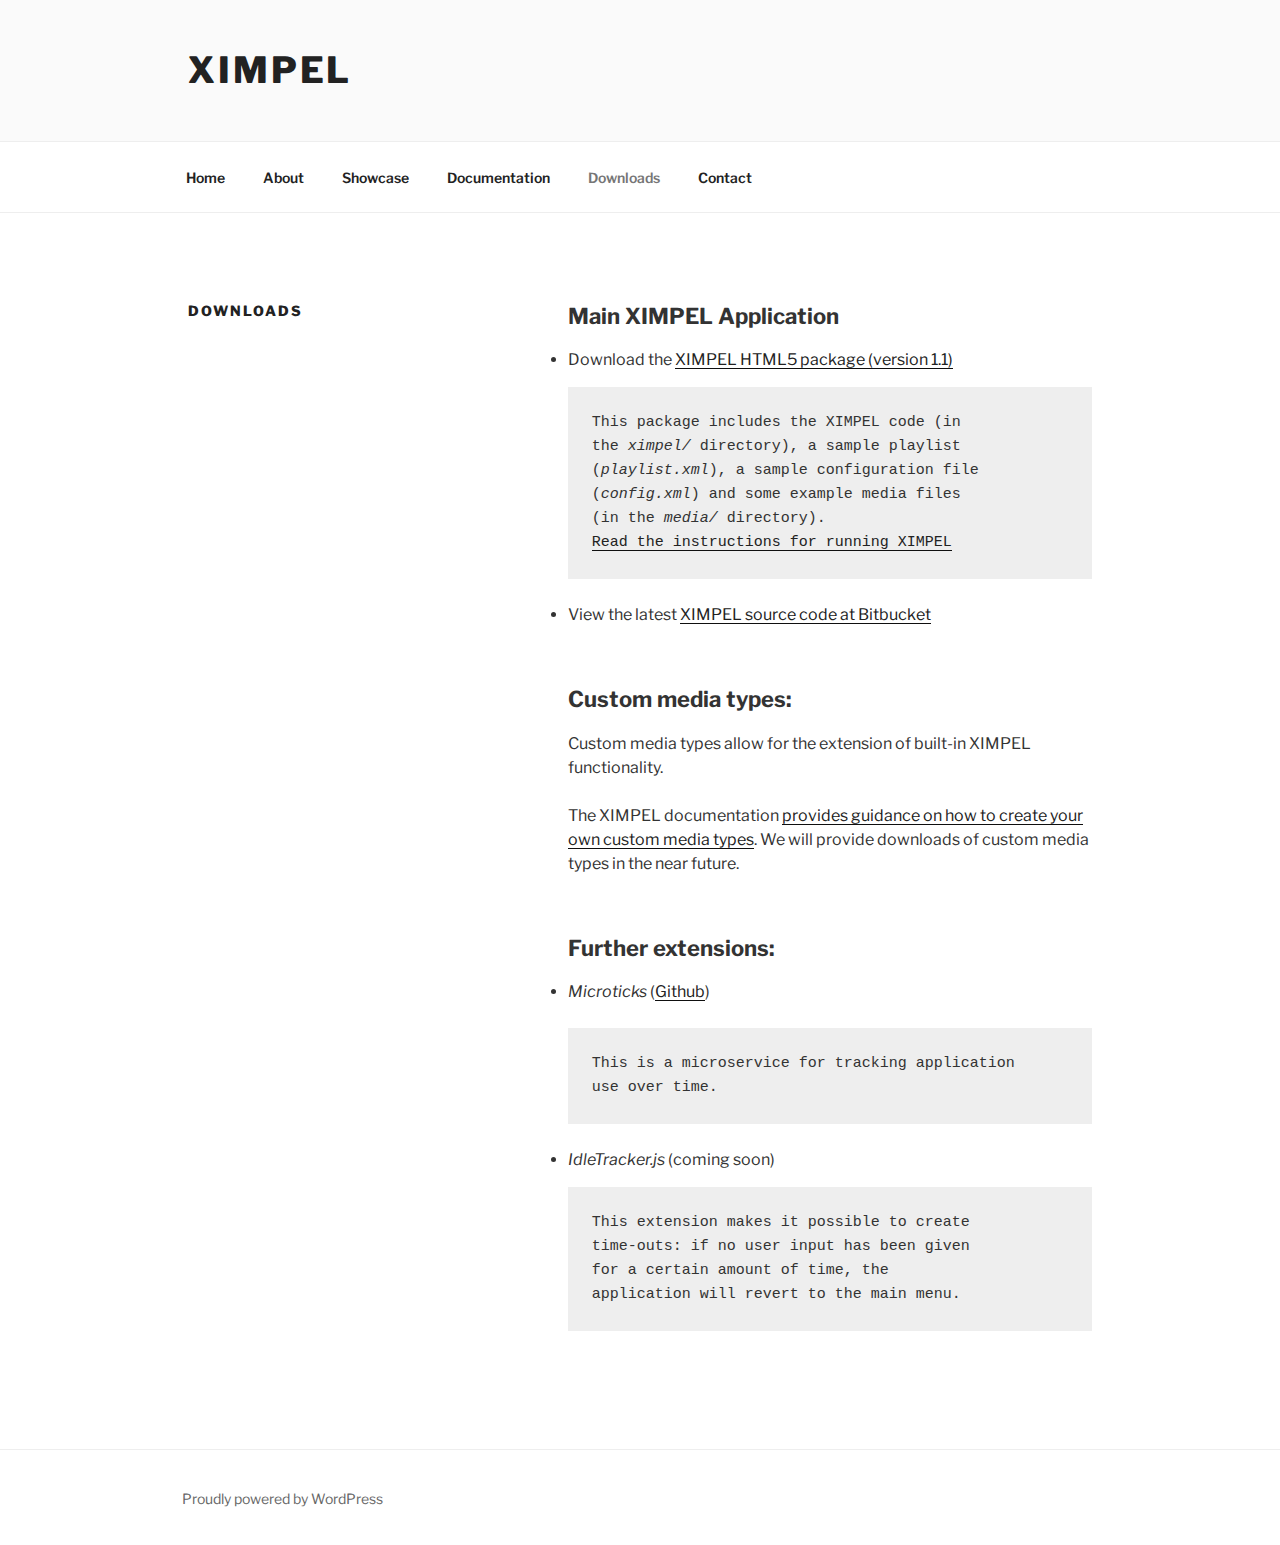
<file: ximpel/showcase/downloads/index.html>
<!DOCTYPE html>
<html lang="en-US" class="no-js no-svg">
<head>
<meta charset="UTF-8">
<meta name="viewport" content="width=device-width, initial-scale=1">
<link rel="profile" href="http://gmpg.org/xfn/11">

<script>(function(html){html.className = html.className.replace(/\bno-js\b/,'js')})(document.documentElement);</script>
<title>Downloads &#8211; XIMPEL</title>
<link rel='dns-prefetch' href='http://fonts.googleapis.com/' />
<link rel='dns-prefetch' href='http://s.w.org/' />
<link href='https://fonts.gstatic.com' crossorigin rel='preconnect' />
<link rel="alternate" type="application/rss+xml" title="XIMPEL &raquo; Feed" href="../feed/index.html" />
<link rel="alternate" type="application/rss+xml" title="XIMPEL &raquo; Comments Feed" href="../comments/feed/index.html" />
		<script type="text/javascript">
			window._wpemojiSettings = {"baseUrl":"https:\/\/s.w.org\/images\/core\/emoji\/2.4\/72x72\/","ext":".png","svgUrl":"https:\/\/s.w.org\/images\/core\/emoji\/2.4\/svg\/","svgExt":".svg","source":{"concatemoji":"http:\/\/www.ximpel.net\/wp-includes\/js\/wp-emoji-release.min.js?ver=4.9.6"}};
			!function(a,b,c){function d(a,b){var c=String.fromCharCode;l.clearRect(0,0,k.width,k.height),l.fillText(c.apply(this,a),0,0);var d=k.toDataURL();l.clearRect(0,0,k.width,k.height),l.fillText(c.apply(this,b),0,0);var e=k.toDataURL();return d===e}function e(a){var b;if(!l||!l.fillText)return!1;switch(l.textBaseline="top",l.font="600 32px Arial",a){case"flag":return!(b=d([55356,56826,55356,56819],[55356,56826,8203,55356,56819]))&&(b=d([55356,57332,56128,56423,56128,56418,56128,56421,56128,56430,56128,56423,56128,56447],[55356,57332,8203,56128,56423,8203,56128,56418,8203,56128,56421,8203,56128,56430,8203,56128,56423,8203,56128,56447]),!b);case"emoji":return b=d([55357,56692,8205,9792,65039],[55357,56692,8203,9792,65039]),!b}return!1}function f(a){var c=b.createElement("script");c.src=a,c.defer=c.type="text/javascript",b.getElementsByTagName("head")[0].appendChild(c)}var g,h,i,j,k=b.createElement("canvas"),l=k.getContext&&k.getContext("2d");for(j=Array("flag","emoji"),c.supports={everything:!0,everythingExceptFlag:!0},i=0;i<j.length;i++)c.supports[j[i]]=e(j[i]),c.supports.everything=c.supports.everything&&c.supports[j[i]],"flag"!==j[i]&&(c.supports.everythingExceptFlag=c.supports.everythingExceptFlag&&c.supports[j[i]]);c.supports.everythingExceptFlag=c.supports.everythingExceptFlag&&!c.supports.flag,c.DOMReady=!1,c.readyCallback=function(){c.DOMReady=!0},c.supports.everything||(h=function(){c.readyCallback()},b.addEventListener?(b.addEventListener("DOMContentLoaded",h,!1),a.addEventListener("load",h,!1)):(a.attachEvent("onload",h),b.attachEvent("onreadystatechange",function(){"complete"===b.readyState&&c.readyCallback()})),g=c.source||{},g.concatemoji?f(g.concatemoji):g.wpemoji&&g.twemoji&&(f(g.twemoji),f(g.wpemoji)))}(window,document,window._wpemojiSettings);
		</script>
		<style type="text/css">
img.wp-smiley,
img.emoji {
	display: inline !important;
	border: none !important;
	box-shadow: none !important;
	height: 1em !important;
	width: 1em !important;
	margin: 0 .07em !important;
	vertical-align: -0.1em !important;
	background: none !important;
	padding: 0 !important;
}
</style>
<link rel='stylesheet' id='twentyseventeen-fonts-css'  href='https://fonts.googleapis.com/css?family=Libre+Franklin%3A300%2C300i%2C400%2C400i%2C600%2C600i%2C800%2C800i&#038;subset=latin%2Clatin-ext' type='text/css' media='all' />
<link rel='stylesheet' id='twentyseventeen-style-css'  href='../wp-content/themes/twentyseventeen/style.css?ver=4.9.6' type='text/css' media='all' />
<!--[if lt IE 9]>
<link rel='stylesheet' id='twentyseventeen-ie8-css'  href='http://www.ximpel.net/wp-content/themes/twentyseventeen/assets/css/ie8.css?ver=1.0' type='text/css' media='all' />
<![endif]-->
<!--[if lt IE 9]>
<script type='text/javascript' src='http://www.ximpel.net/wp-content/themes/twentyseventeen/assets/js/html5.js?ver=3.7.3'></script>
<![endif]-->
<script type='text/javascript' src='../wp-includes/js/jquery/jquery.js?ver=1.12.4'></script>
<script type='text/javascript' src='../wp-includes/js/jquery/jquery-migrate.min.js?ver=1.4.1'></script>
<link rel='https://api.w.org/' href='../wp-json/index.html' />
<link rel="EditURI" type="application/rsd+xml" title="RSD" href="../xmlrpc.php?rsd" />
<link rel="wlwmanifest" type="application/wlwmanifest+xml" href="../wp-includes/wlwmanifest.xml" /> 
<meta name="generator" content="WordPress 4.9.6" />
<link rel="canonical" href="../index.html?p=28" />
<link rel='shortlink' href='../index.html?p=28' />
<link rel="alternate" type="application/json+oembed" href="../wp-json/oembed/1.0/embed?url=http:%252F%252Fwww.ximpel.net%252Fdownloads%252F" />
<link rel="alternate" type="text/xml+oembed" href="../wp-json/oembed/1.0/embed?url=http:%252F%252Fwww.ximpel.net%252Fdownloads%252F&amp;format=xml" />
</head>

<body class="page-template-default page page-id-28 page-parent page-two-column colors-light">
<div id="page" class="site">
	<a class="skip-link screen-reader-text" href="../index.html?p=28#content">Skip to content</a>

	<header id="masthead" class="site-header" role="banner">

		<div class="custom-header">

		<div class="custom-header-media">
					</div>

	<div class="site-branding">
	<div class="wrap">

		
		<div class="site-branding-text">
							<p class="site-title"><a href="../index.html" rel="home">XIMPEL</a></p>
			
					</div><!-- .site-branding-text -->

		
	</div><!-- .wrap -->
</div><!-- .site-branding -->

</div><!-- .custom-header -->

					<div class="navigation-top">
				<div class="wrap">
					<nav id="site-navigation" class="main-navigation" role="navigation" aria-label="Top Menu">
	<button class="menu-toggle" aria-controls="top-menu" aria-expanded="false">
		<svg class="icon icon-bars" aria-hidden="true" role="img"> <use href="#icon-bars" xlink:href="#icon-bars"></use> </svg><svg class="icon icon-close" aria-hidden="true" role="img"> <use href="#icon-close" xlink:href="#icon-close"></use> </svg>Menu	</button>

	<div class="menu-primary-container"><ul id="top-menu" class="menu"><li id="menu-item-54" class="menu-item menu-item-type-post_type menu-item-object-page menu-item-home menu-item-54"><a href="../index.html">Home</a></li>
<li id="menu-item-52" class="menu-item menu-item-type-post_type menu-item-object-page menu-item-52"><a href="../index.html?p=5">About</a></li>
<li id="menu-item-55" class="menu-item menu-item-type-post_type menu-item-object-page menu-item-55"><a href="../showcase">Showcase</a></li>
<li id="menu-item-50" class="menu-item menu-item-type-post_type menu-item-object-page menu-item-50"><a href="../index.html?p=30">Documentation</a></li>
<li id="menu-item-51" class="menu-item menu-item-type-post_type menu-item-object-page current-menu-item page_item page-item-28 current_page_item menu-item-51"><a href="../index.html?p=28">Downloads</a></li>
<li id="menu-item-53" class="menu-item menu-item-type-post_type menu-item-object-page menu-item-53"><a href="../index.html?p=6">Contact</a></li>
</ul></div>
	</nav><!-- #site-navigation -->
				</div><!-- .wrap -->
			</div><!-- .navigation-top -->
		
	</header><!-- #masthead -->

	
	<div class="site-content-contain">
		<div id="content" class="site-content">

<div class="wrap">
	<div id="primary" class="content-area">
		<main id="main" class="site-main" role="main">

			
<article id="post-28" class="post-28 page type-page status-publish hentry">
	<header class="entry-header">
		<h1 class="entry-title">Downloads</h1>			</header><!-- .entry-header -->
	<div class="entry-content">
		<h3><b>Main XIMPEL Application</b></h3>
<ul>
<li style="font-weight: 400;"><span style="font-weight: 400;">Download the <a href="../dl/ximpel_html5_v1.1.zip">XIMPEL HTML5 package (version 1.1)</span></a>
<pre>This package includes the XIMPEL code (in 
the <em>ximpel/</em> directory), a sample playlist 
(<em>playlist.xml</em>), a sample configuration file
(<em>config.xml</em>) and some example media files 
(in the <em>media/ </em>directory). 
<a href="../index.html?p=109">Read the instructions for running XIMPEL</a></pre>
</li>
<li style="font-weight: 400;"><span style="font-weight: 400;">View the latest <a href="https://bitbucket.org/sbruinsje/ximpel/overview">XIMPEL source code at Bitbucket</a></span></li>
</ul>
<h3><b>Custom media types:</b></h3>
<p><span style="font-weight: 400;">Custom media types allow for the extension of built-in XIMPEL functionality.<br />
</span></p>
<p>The XIMPEL documentation <a href="../docs/html5/media_types_construction.htm">provides guidance on how to create your own custom media types</a>. We will provide downloads of custom media types in the near future.</p>
<h3><b>Further extensions:</b></h3>
<ul>
<li><i><span style="font-weight: 400;">Microticks</span></i><span style="font-weight: 400;"> (<a href="https://github.com/scriptotek/microticks">Github</a>)</span><i><span style="font-weight: 400;"><br />
</span></i></p>
<pre>This is a microservice for tracking application 
use over time.</pre>
</li>
<li><i><span style="font-weight: 400;">IdleTracker.js</span></i><span style="font-weight: 400;"> (coming soon)</span>
<pre>This extension makes it possible to create
time-outs: if no user input has been given 
for a certain amount of time, the 
application will revert to the main menu.</pre>
</li>
</ul>
	</div><!-- .entry-content -->
</article><!-- #post-## -->

		</main><!-- #main -->
	</div><!-- #primary -->
</div><!-- .wrap -->


		</div><!-- #content -->

		<footer id="colophon" class="site-footer" role="contentinfo">
			<div class="wrap">
				
<div class="site-info">
	<a href="https://wordpress.org/">Proudly powered by WordPress</a>
</div><!-- .site-info -->
			</div><!-- .wrap -->
		</footer><!-- #colophon -->
	</div><!-- .site-content-contain -->
</div><!-- #page -->
<script type='text/javascript'>
/* <![CDATA[ */
var twentyseventeenScreenReaderText = {"quote":"<svg class=\"icon icon-quote-right\" aria-hidden=\"true\" role=\"img\"> <use href=\"#icon-quote-right\" xlink:href=\"#icon-quote-right\"><\/use> <\/svg>","expand":"Expand child menu","collapse":"Collapse child menu","icon":"<svg class=\"icon icon-angle-down\" aria-hidden=\"true\" role=\"img\"> <use href=\"#icon-angle-down\" xlink:href=\"#icon-angle-down\"><\/use> <span class=\"svg-fallback icon-angle-down\"><\/span><\/svg>"};
/* ]]> */
</script>
<script type='text/javascript' src='../wp-content/themes/twentyseventeen/assets/js/skip-link-focus-fix.js?ver=1.0'></script>
<script type='text/javascript' src='../wp-content/themes/twentyseventeen/assets/js/navigation.js?ver=1.0'></script>
<script type='text/javascript' src='../wp-content/themes/twentyseventeen/assets/js/global.js?ver=1.0'></script>
<script type='text/javascript' src='../wp-content/themes/twentyseventeen/assets/js/jquery.scrollTo.js?ver=2.1.2'></script>
<script type='text/javascript' src='../wp-includes/js/wp-embed.min.js?ver=4.9.6'></script>
<svg style="position: absolute; width: 0; height: 0; overflow: hidden;" version="1.1" xmlns="http://www.w3.org/2000/svg" xmlns:xlink="http://www.w3.org/1999/xlink">
<defs>
<symbol id="icon-behance" viewBox="0 0 37 32">
<path class="path1" d="M33 6.054h-9.125v2.214h9.125v-2.214zM28.5 13.661q-1.607 0-2.607 0.938t-1.107 2.545h7.286q-0.321-3.482-3.571-3.482zM28.786 24.107q1.125 0 2.179-0.571t1.357-1.554h3.946q-1.786 5.482-7.625 5.482-3.821 0-6.080-2.357t-2.259-6.196q0-3.714 2.33-6.17t6.009-2.455q2.464 0 4.295 1.214t2.732 3.196 0.902 4.429q0 0.304-0.036 0.839h-11.75q0 1.982 1.027 3.063t2.973 1.080zM4.946 23.214h5.286q3.661 0 3.661-2.982 0-3.214-3.554-3.214h-5.393v6.196zM4.946 13.625h5.018q1.393 0 2.205-0.652t0.813-2.027q0-2.571-3.393-2.571h-4.643v5.25zM0 4.536h10.607q1.554 0 2.768 0.25t2.259 0.848 1.607 1.723 0.563 2.75q0 3.232-3.071 4.696 2.036 0.571 3.071 2.054t1.036 3.643q0 1.339-0.438 2.438t-1.179 1.848-1.759 1.268-2.161 0.75-2.393 0.232h-10.911v-22.5z"></path>
</symbol>
<symbol id="icon-deviantart" viewBox="0 0 18 32">
<path class="path1" d="M18.286 5.411l-5.411 10.393 0.429 0.554h4.982v7.411h-9.054l-0.786 0.536-2.536 4.875-0.536 0.536h-5.375v-5.411l5.411-10.411-0.429-0.536h-4.982v-7.411h9.054l0.786-0.536 2.536-4.875 0.536-0.536h5.375v5.411z"></path>
</symbol>
<symbol id="icon-medium" viewBox="0 0 32 32">
<path class="path1" d="M10.661 7.518v20.946q0 0.446-0.223 0.759t-0.652 0.313q-0.304 0-0.589-0.143l-8.304-4.161q-0.375-0.179-0.634-0.598t-0.259-0.83v-20.357q0-0.357 0.179-0.607t0.518-0.25q0.25 0 0.786 0.268l9.125 4.571q0.054 0.054 0.054 0.089zM11.804 9.321l9.536 15.464-9.536-4.75v-10.714zM32 9.643v18.821q0 0.446-0.25 0.723t-0.679 0.277-0.839-0.232l-7.875-3.929zM31.946 7.5q0 0.054-4.58 7.491t-5.366 8.705l-6.964-11.321 5.786-9.411q0.304-0.5 0.929-0.5 0.25 0 0.464 0.107l9.661 4.821q0.071 0.036 0.071 0.107z"></path>
</symbol>
<symbol id="icon-slideshare" viewBox="0 0 32 32">
<path class="path1" d="M15.589 13.214q0 1.482-1.134 2.545t-2.723 1.063-2.723-1.063-1.134-2.545q0-1.5 1.134-2.554t2.723-1.054 2.723 1.054 1.134 2.554zM24.554 13.214q0 1.482-1.125 2.545t-2.732 1.063q-1.589 0-2.723-1.063t-1.134-2.545q0-1.5 1.134-2.554t2.723-1.054q1.607 0 2.732 1.054t1.125 2.554zM28.571 16.429v-11.911q0-1.554-0.571-2.205t-1.982-0.652h-19.857q-1.482 0-2.009 0.607t-0.527 2.25v12.018q0.768 0.411 1.58 0.714t1.446 0.5 1.446 0.33 1.268 0.196 1.25 0.071 1.045 0.009 1.009-0.036 0.795-0.036q1.214-0.018 1.696 0.482 0.107 0.107 0.179 0.161 0.464 0.446 1.089 0.911 0.125-1.625 2.107-1.554 0.089 0 0.652 0.027t0.768 0.036 0.813 0.018 0.946-0.018 0.973-0.080 1.089-0.152 1.107-0.241 1.196-0.348 1.205-0.482 1.286-0.616zM31.482 16.339q-2.161 2.661-6.643 4.5 1.5 5.089-0.411 8.304-1.179 2.018-3.268 2.643-1.857 0.571-3.25-0.268-1.536-0.911-1.464-2.929l-0.018-5.821v-0.018q-0.143-0.036-0.438-0.107t-0.42-0.089l-0.018 6.036q0.071 2.036-1.482 2.929-1.411 0.839-3.268 0.268-2.089-0.643-3.25-2.679-1.875-3.214-0.393-8.268-4.482-1.839-6.643-4.5-0.446-0.661-0.071-1.125t1.071 0.018q0.054 0.036 0.196 0.125t0.196 0.143v-12.393q0-1.286 0.839-2.196t2.036-0.911h22.446q1.196 0 2.036 0.911t0.839 2.196v12.393l0.375-0.268q0.696-0.482 1.071-0.018t-0.071 1.125z"></path>
</symbol>
<symbol id="icon-snapchat-ghost" viewBox="0 0 30 32">
<path class="path1" d="M15.143 2.286q2.393-0.018 4.295 1.223t2.92 3.438q0.482 1.036 0.482 3.196 0 0.839-0.161 3.411 0.25 0.125 0.5 0.125 0.321 0 0.911-0.241t0.911-0.241q0.518 0 1 0.321t0.482 0.821q0 0.571-0.563 0.964t-1.232 0.563-1.232 0.518-0.563 0.848q0 0.268 0.214 0.768 0.661 1.464 1.83 2.679t2.58 1.804q0.5 0.214 1.429 0.411 0.5 0.107 0.5 0.625 0 1.25-3.911 1.839-0.125 0.196-0.196 0.696t-0.25 0.83-0.589 0.33q-0.357 0-1.107-0.116t-1.143-0.116q-0.661 0-1.107 0.089-0.571 0.089-1.125 0.402t-1.036 0.679-1.036 0.723-1.357 0.598-1.768 0.241q-0.929 0-1.723-0.241t-1.339-0.598-1.027-0.723-1.036-0.679-1.107-0.402q-0.464-0.089-1.125-0.089-0.429 0-1.17 0.134t-1.045 0.134q-0.446 0-0.625-0.33t-0.25-0.848-0.196-0.714q-3.911-0.589-3.911-1.839 0-0.518 0.5-0.625 0.929-0.196 1.429-0.411 1.393-0.571 2.58-1.804t1.83-2.679q0.214-0.5 0.214-0.768 0-0.5-0.563-0.848t-1.241-0.527-1.241-0.563-0.563-0.938q0-0.482 0.464-0.813t0.982-0.33q0.268 0 0.857 0.232t0.946 0.232q0.321 0 0.571-0.125-0.161-2.536-0.161-3.393 0-2.179 0.482-3.214 1.143-2.446 3.071-3.536t4.714-1.125z"></path>
</symbol>
<symbol id="icon-yelp" viewBox="0 0 27 32">
<path class="path1" d="M13.804 23.554v2.268q-0.018 5.214-0.107 5.446-0.214 0.571-0.911 0.714-0.964 0.161-3.241-0.679t-2.902-1.589q-0.232-0.268-0.304-0.643-0.018-0.214 0.071-0.464 0.071-0.179 0.607-0.839t3.232-3.857q0.018 0 1.071-1.25 0.268-0.339 0.705-0.438t0.884 0.063q0.429 0.179 0.67 0.518t0.223 0.75zM11.143 19.071q-0.054 0.982-0.929 1.25l-2.143 0.696q-4.911 1.571-5.214 1.571-0.625-0.036-0.964-0.643-0.214-0.446-0.304-1.339-0.143-1.357 0.018-2.973t0.536-2.223 1-0.571q0.232 0 3.607 1.375 1.25 0.518 2.054 0.839l1.5 0.607q0.411 0.161 0.634 0.545t0.205 0.866zM25.893 24.375q-0.125 0.964-1.634 2.875t-2.42 2.268q-0.661 0.25-1.125-0.125-0.25-0.179-3.286-5.125l-0.839-1.375q-0.25-0.375-0.205-0.821t0.348-0.821q0.625-0.768 1.482-0.464 0.018 0.018 2.125 0.714 3.625 1.179 4.321 1.42t0.839 0.366q0.5 0.393 0.393 1.089zM13.893 13.089q0.089 1.821-0.964 2.179-1.036 0.304-2.036-1.268l-6.75-10.679q-0.143-0.625 0.339-1.107 0.732-0.768 3.705-1.598t4.009-0.563q0.714 0.179 0.875 0.804 0.054 0.321 0.393 5.455t0.429 6.777zM25.714 15.018q0.054 0.696-0.464 1.054-0.268 0.179-5.875 1.536-1.196 0.268-1.625 0.411l0.018-0.036q-0.411 0.107-0.821-0.071t-0.661-0.571q-0.536-0.839 0-1.554 0.018-0.018 1.339-1.821 2.232-3.054 2.679-3.643t0.607-0.696q0.5-0.339 1.161-0.036 0.857 0.411 2.196 2.384t1.446 2.991v0.054z"></path>
</symbol>
<symbol id="icon-vine" viewBox="0 0 27 32">
<path class="path1" d="M26.732 14.768v3.536q-1.804 0.411-3.536 0.411-1.161 2.429-2.955 4.839t-3.241 3.848-2.286 1.902q-1.429 0.804-2.893-0.054-0.5-0.304-1.080-0.777t-1.518-1.491-1.83-2.295-1.92-3.286-1.884-4.357-1.634-5.616-1.259-6.964h5.054q0.464 3.893 1.25 7.116t1.866 5.661 2.17 4.205 2.5 3.482q3.018-3.018 5.125-7.25-2.536-1.286-3.982-3.929t-1.446-5.946q0-3.429 1.857-5.616t5.071-2.188q3.179 0 4.875 1.884t1.696 5.313q0 2.839-1.036 5.107-0.125 0.018-0.348 0.054t-0.821 0.036-1.125-0.107-1.107-0.455-0.902-0.92q0.554-1.839 0.554-3.286 0-1.554-0.518-2.357t-1.411-0.804q-0.946 0-1.518 0.884t-0.571 2.509q0 3.321 1.875 5.241t4.768 1.92q1.107 0 2.161-0.25z"></path>
</symbol>
<symbol id="icon-vk" viewBox="0 0 35 32">
<path class="path1" d="M34.232 9.286q0.411 1.143-2.679 5.25-0.429 0.571-1.161 1.518-1.393 1.786-1.607 2.339-0.304 0.732 0.25 1.446 0.304 0.375 1.446 1.464h0.018l0.071 0.071q2.518 2.339 3.411 3.946 0.054 0.089 0.116 0.223t0.125 0.473-0.009 0.607-0.446 0.491-1.054 0.223l-4.571 0.071q-0.429 0.089-1-0.089t-0.929-0.393l-0.357-0.214q-0.536-0.375-1.25-1.143t-1.223-1.384-1.089-1.036-1.009-0.277q-0.054 0.018-0.143 0.063t-0.304 0.259-0.384 0.527-0.304 0.929-0.116 1.384q0 0.268-0.063 0.491t-0.134 0.33l-0.071 0.089q-0.321 0.339-0.946 0.393h-2.054q-1.268 0.071-2.607-0.295t-2.348-0.946-1.839-1.179-1.259-1.027l-0.446-0.429q-0.179-0.179-0.491-0.536t-1.277-1.625-1.893-2.696-2.188-3.768-2.33-4.857q-0.107-0.286-0.107-0.482t0.054-0.286l0.071-0.107q0.268-0.339 1.018-0.339l4.893-0.036q0.214 0.036 0.411 0.116t0.286 0.152l0.089 0.054q0.286 0.196 0.429 0.571 0.357 0.893 0.821 1.848t0.732 1.455l0.286 0.518q0.518 1.071 1 1.857t0.866 1.223 0.741 0.688 0.607 0.25 0.482-0.089q0.036-0.018 0.089-0.089t0.214-0.393 0.241-0.839 0.17-1.446 0-2.232q-0.036-0.714-0.161-1.304t-0.25-0.821l-0.107-0.214q-0.446-0.607-1.518-0.768-0.232-0.036 0.089-0.429 0.304-0.339 0.679-0.536 0.946-0.464 4.268-0.429 1.464 0.018 2.411 0.232 0.357 0.089 0.598 0.241t0.366 0.429 0.188 0.571 0.063 0.813-0.018 0.982-0.045 1.259-0.027 1.473q0 0.196-0.018 0.75t-0.009 0.857 0.063 0.723 0.205 0.696 0.402 0.438q0.143 0.036 0.304 0.071t0.464-0.196 0.679-0.616 0.929-1.196 1.214-1.92q1.071-1.857 1.911-4.018 0.071-0.179 0.179-0.313t0.196-0.188l0.071-0.054 0.089-0.045t0.232-0.054 0.357-0.009l5.143-0.036q0.696-0.089 1.143 0.045t0.554 0.295z"></path>
</symbol>
<symbol id="icon-search" viewBox="0 0 30 32">
<path class="path1" d="M20.571 14.857q0-3.304-2.348-5.652t-5.652-2.348-5.652 2.348-2.348 5.652 2.348 5.652 5.652 2.348 5.652-2.348 2.348-5.652zM29.714 29.714q0 0.929-0.679 1.607t-1.607 0.679q-0.964 0-1.607-0.679l-6.125-6.107q-3.196 2.214-7.125 2.214-2.554 0-4.884-0.991t-4.018-2.679-2.679-4.018-0.991-4.884 0.991-4.884 2.679-4.018 4.018-2.679 4.884-0.991 4.884 0.991 4.018 2.679 2.679 4.018 0.991 4.884q0 3.929-2.214 7.125l6.125 6.125q0.661 0.661 0.661 1.607z"></path>
</symbol>
<symbol id="icon-envelope-o" viewBox="0 0 32 32">
<path class="path1" d="M29.714 26.857v-13.714q-0.571 0.643-1.232 1.179-4.786 3.679-7.607 6.036-0.911 0.768-1.482 1.196t-1.545 0.866-1.83 0.438h-0.036q-0.857 0-1.83-0.438t-1.545-0.866-1.482-1.196q-2.821-2.357-7.607-6.036-0.661-0.536-1.232-1.179v13.714q0 0.232 0.17 0.402t0.402 0.17h26.286q0.232 0 0.402-0.17t0.17-0.402zM29.714 8.089v-0.438t-0.009-0.232-0.054-0.223-0.098-0.161-0.161-0.134-0.25-0.045h-26.286q-0.232 0-0.402 0.17t-0.17 0.402q0 3 2.625 5.071 3.446 2.714 7.161 5.661 0.107 0.089 0.625 0.527t0.821 0.67 0.795 0.563 0.902 0.491 0.768 0.161h0.036q0.357 0 0.768-0.161t0.902-0.491 0.795-0.563 0.821-0.67 0.625-0.527q3.714-2.946 7.161-5.661 0.964-0.768 1.795-2.063t0.83-2.348zM32 7.429v19.429q0 1.179-0.839 2.018t-2.018 0.839h-26.286q-1.179 0-2.018-0.839t-0.839-2.018v-19.429q0-1.179 0.839-2.018t2.018-0.839h26.286q1.179 0 2.018 0.839t0.839 2.018z"></path>
</symbol>
<symbol id="icon-close" viewBox="0 0 25 32">
<path class="path1" d="M23.179 23.607q0 0.714-0.5 1.214l-2.429 2.429q-0.5 0.5-1.214 0.5t-1.214-0.5l-5.25-5.25-5.25 5.25q-0.5 0.5-1.214 0.5t-1.214-0.5l-2.429-2.429q-0.5-0.5-0.5-1.214t0.5-1.214l5.25-5.25-5.25-5.25q-0.5-0.5-0.5-1.214t0.5-1.214l2.429-2.429q0.5-0.5 1.214-0.5t1.214 0.5l5.25 5.25 5.25-5.25q0.5-0.5 1.214-0.5t1.214 0.5l2.429 2.429q0.5 0.5 0.5 1.214t-0.5 1.214l-5.25 5.25 5.25 5.25q0.5 0.5 0.5 1.214z"></path>
</symbol>
<symbol id="icon-angle-down" viewBox="0 0 21 32">
<path class="path1" d="M19.196 13.143q0 0.232-0.179 0.411l-8.321 8.321q-0.179 0.179-0.411 0.179t-0.411-0.179l-8.321-8.321q-0.179-0.179-0.179-0.411t0.179-0.411l0.893-0.893q0.179-0.179 0.411-0.179t0.411 0.179l7.018 7.018 7.018-7.018q0.179-0.179 0.411-0.179t0.411 0.179l0.893 0.893q0.179 0.179 0.179 0.411z"></path>
</symbol>
<symbol id="icon-folder-open" viewBox="0 0 34 32">
<path class="path1" d="M33.554 17q0 0.554-0.554 1.179l-6 7.071q-0.768 0.911-2.152 1.545t-2.563 0.634h-19.429q-0.607 0-1.080-0.232t-0.473-0.768q0-0.554 0.554-1.179l6-7.071q0.768-0.911 2.152-1.545t2.563-0.634h19.429q0.607 0 1.080 0.232t0.473 0.768zM27.429 10.857v2.857h-14.857q-1.679 0-3.518 0.848t-2.929 2.134l-6.107 7.179q0-0.071-0.009-0.223t-0.009-0.223v-17.143q0-1.643 1.179-2.821t2.821-1.179h5.714q1.643 0 2.821 1.179t1.179 2.821v0.571h9.714q1.643 0 2.821 1.179t1.179 2.821z"></path>
</symbol>
<symbol id="icon-twitter" viewBox="0 0 30 32">
<path class="path1" d="M28.929 7.286q-1.196 1.75-2.893 2.982 0.018 0.25 0.018 0.75 0 2.321-0.679 4.634t-2.063 4.437-3.295 3.759-4.607 2.607-5.768 0.973q-4.839 0-8.857-2.589 0.625 0.071 1.393 0.071 4.018 0 7.161-2.464-1.875-0.036-3.357-1.152t-2.036-2.848q0.589 0.089 1.089 0.089 0.768 0 1.518-0.196-2-0.411-3.313-1.991t-1.313-3.67v-0.071q1.214 0.679 2.607 0.732-1.179-0.786-1.875-2.054t-0.696-2.75q0-1.571 0.786-2.911 2.161 2.661 5.259 4.259t6.634 1.777q-0.143-0.679-0.143-1.321 0-2.393 1.688-4.080t4.080-1.688q2.5 0 4.214 1.821 1.946-0.375 3.661-1.393-0.661 2.054-2.536 3.179 1.661-0.179 3.321-0.893z"></path>
</symbol>
<symbol id="icon-facebook" viewBox="0 0 19 32">
<path class="path1" d="M17.125 0.214v4.714h-2.804q-1.536 0-2.071 0.643t-0.536 1.929v3.375h5.232l-0.696 5.286h-4.536v13.554h-5.464v-13.554h-4.554v-5.286h4.554v-3.893q0-3.321 1.857-5.152t4.946-1.83q2.625 0 4.071 0.214z"></path>
</symbol>
<symbol id="icon-github" viewBox="0 0 27 32">
<path class="path1" d="M13.714 2.286q3.732 0 6.884 1.839t4.991 4.991 1.839 6.884q0 4.482-2.616 8.063t-6.759 4.955q-0.482 0.089-0.714-0.125t-0.232-0.536q0-0.054 0.009-1.366t0.009-2.402q0-1.732-0.929-2.536 1.018-0.107 1.83-0.321t1.679-0.696 1.446-1.188 0.946-1.875 0.366-2.688q0-2.125-1.411-3.679 0.661-1.625-0.143-3.643-0.5-0.161-1.446 0.196t-1.643 0.786l-0.679 0.429q-1.661-0.464-3.429-0.464t-3.429 0.464q-0.286-0.196-0.759-0.482t-1.491-0.688-1.518-0.241q-0.804 2.018-0.143 3.643-1.411 1.554-1.411 3.679 0 1.518 0.366 2.679t0.938 1.875 1.438 1.196 1.679 0.696 1.83 0.321q-0.696 0.643-0.875 1.839-0.375 0.179-0.804 0.268t-1.018 0.089-1.17-0.384-0.991-1.116q-0.339-0.571-0.866-0.929t-0.884-0.429l-0.357-0.054q-0.375 0-0.518 0.080t-0.089 0.205 0.161 0.25 0.232 0.214l0.125 0.089q0.393 0.179 0.777 0.679t0.563 0.911l0.179 0.411q0.232 0.679 0.786 1.098t1.196 0.536 1.241 0.125 0.991-0.063l0.411-0.071q0 0.679 0.009 1.58t0.009 0.973q0 0.321-0.232 0.536t-0.714 0.125q-4.143-1.375-6.759-4.955t-2.616-8.063q0-3.732 1.839-6.884t4.991-4.991 6.884-1.839zM5.196 21.982q0.054-0.125-0.125-0.214-0.179-0.054-0.232 0.036-0.054 0.125 0.125 0.214 0.161 0.107 0.232-0.036zM5.75 22.589q0.125-0.089-0.036-0.286-0.179-0.161-0.286-0.054-0.125 0.089 0.036 0.286 0.179 0.179 0.286 0.054zM6.286 23.393q0.161-0.125 0-0.339-0.143-0.232-0.304-0.107-0.161 0.089 0 0.321t0.304 0.125zM7.036 24.143q0.143-0.143-0.071-0.339-0.214-0.214-0.357-0.054-0.161 0.143 0.071 0.339 0.214 0.214 0.357 0.054zM8.054 24.589q0.054-0.196-0.232-0.286-0.268-0.071-0.339 0.125t0.232 0.268q0.268 0.107 0.339-0.107zM9.179 24.679q0-0.232-0.304-0.196-0.286 0-0.286 0.196 0 0.232 0.304 0.196 0.286 0 0.286-0.196zM10.214 24.5q-0.036-0.196-0.321-0.161-0.286 0.054-0.25 0.268t0.321 0.143 0.25-0.25z"></path>
</symbol>
<symbol id="icon-bars" viewBox="0 0 27 32">
<path class="path1" d="M27.429 24v2.286q0 0.464-0.339 0.804t-0.804 0.339h-25.143q-0.464 0-0.804-0.339t-0.339-0.804v-2.286q0-0.464 0.339-0.804t0.804-0.339h25.143q0.464 0 0.804 0.339t0.339 0.804zM27.429 14.857v2.286q0 0.464-0.339 0.804t-0.804 0.339h-25.143q-0.464 0-0.804-0.339t-0.339-0.804v-2.286q0-0.464 0.339-0.804t0.804-0.339h25.143q0.464 0 0.804 0.339t0.339 0.804zM27.429 5.714v2.286q0 0.464-0.339 0.804t-0.804 0.339h-25.143q-0.464 0-0.804-0.339t-0.339-0.804v-2.286q0-0.464 0.339-0.804t0.804-0.339h25.143q0.464 0 0.804 0.339t0.339 0.804z"></path>
</symbol>
<symbol id="icon-google-plus" viewBox="0 0 41 32">
<path class="path1" d="M25.661 16.304q0 3.714-1.554 6.616t-4.429 4.536-6.589 1.634q-2.661 0-5.089-1.036t-4.179-2.786-2.786-4.179-1.036-5.089 1.036-5.089 2.786-4.179 4.179-2.786 5.089-1.036q5.107 0 8.768 3.429l-3.554 3.411q-2.089-2.018-5.214-2.018-2.196 0-4.063 1.107t-2.955 3.009-1.089 4.152 1.089 4.152 2.955 3.009 4.063 1.107q1.482 0 2.723-0.411t2.045-1.027 1.402-1.402 0.875-1.482 0.384-1.321h-7.429v-4.5h12.357q0.214 1.125 0.214 2.179zM41.143 14.125v3.75h-3.732v3.732h-3.75v-3.732h-3.732v-3.75h3.732v-3.732h3.75v3.732h3.732z"></path>
</symbol>
<symbol id="icon-linkedin" viewBox="0 0 27 32">
<path class="path1" d="M6.232 11.161v17.696h-5.893v-17.696h5.893zM6.607 5.696q0.018 1.304-0.902 2.179t-2.42 0.875h-0.036q-1.464 0-2.357-0.875t-0.893-2.179q0-1.321 0.92-2.188t2.402-0.866 2.375 0.866 0.911 2.188zM27.429 18.714v10.143h-5.875v-9.464q0-1.875-0.723-2.938t-2.259-1.063q-1.125 0-1.884 0.616t-1.134 1.527q-0.196 0.536-0.196 1.446v9.875h-5.875q0.036-7.125 0.036-11.554t-0.018-5.286l-0.018-0.857h5.875v2.571h-0.036q0.357-0.571 0.732-1t1.009-0.929 1.554-0.777 2.045-0.277q3.054 0 4.911 2.027t1.857 5.938z"></path>
</symbol>
<symbol id="icon-quote-right" viewBox="0 0 30 32">
<path class="path1" d="M13.714 5.714v12.571q0 1.857-0.723 3.545t-1.955 2.92-2.92 1.955-3.545 0.723h-1.143q-0.464 0-0.804-0.339t-0.339-0.804v-2.286q0-0.464 0.339-0.804t0.804-0.339h1.143q1.893 0 3.232-1.339t1.339-3.232v-0.571q0-0.714-0.5-1.214t-1.214-0.5h-4q-1.429 0-2.429-1t-1-2.429v-6.857q0-1.429 1-2.429t2.429-1h6.857q1.429 0 2.429 1t1 2.429zM29.714 5.714v12.571q0 1.857-0.723 3.545t-1.955 2.92-2.92 1.955-3.545 0.723h-1.143q-0.464 0-0.804-0.339t-0.339-0.804v-2.286q0-0.464 0.339-0.804t0.804-0.339h1.143q1.893 0 3.232-1.339t1.339-3.232v-0.571q0-0.714-0.5-1.214t-1.214-0.5h-4q-1.429 0-2.429-1t-1-2.429v-6.857q0-1.429 1-2.429t2.429-1h6.857q1.429 0 2.429 1t1 2.429z"></path>
</symbol>
<symbol id="icon-mail-reply" viewBox="0 0 32 32">
<path class="path1" d="M32 20q0 2.964-2.268 8.054-0.054 0.125-0.188 0.429t-0.241 0.536-0.232 0.393q-0.214 0.304-0.5 0.304-0.268 0-0.42-0.179t-0.152-0.446q0-0.161 0.045-0.473t0.045-0.42q0.089-1.214 0.089-2.196 0-1.804-0.313-3.232t-0.866-2.473-1.429-1.804-1.884-1.241-2.375-0.759-2.75-0.384-3.134-0.107h-4v4.571q0 0.464-0.339 0.804t-0.804 0.339-0.804-0.339l-9.143-9.143q-0.339-0.339-0.339-0.804t0.339-0.804l9.143-9.143q0.339-0.339 0.804-0.339t0.804 0.339 0.339 0.804v4.571h4q12.732 0 15.625 7.196 0.946 2.393 0.946 5.946z"></path>
</symbol>
<symbol id="icon-youtube" viewBox="0 0 27 32">
<path class="path1" d="M17.339 22.214v3.768q0 1.196-0.696 1.196-0.411 0-0.804-0.393v-5.375q0.393-0.393 0.804-0.393 0.696 0 0.696 1.196zM23.375 22.232v0.821h-1.607v-0.821q0-1.214 0.804-1.214t0.804 1.214zM6.125 18.339h1.911v-1.679h-5.571v1.679h1.875v10.161h1.786v-10.161zM11.268 28.5h1.589v-8.821h-1.589v6.75q-0.536 0.75-1.018 0.75-0.321 0-0.375-0.375-0.018-0.054-0.018-0.625v-6.5h-1.589v6.982q0 0.875 0.143 1.304 0.214 0.661 1.036 0.661 0.857 0 1.821-1.089v0.964zM18.929 25.857v-3.518q0-1.304-0.161-1.768-0.304-1-1.268-1-0.893 0-1.661 0.964v-3.875h-1.589v11.839h1.589v-0.857q0.804 0.982 1.661 0.982 0.964 0 1.268-0.982 0.161-0.482 0.161-1.786zM24.964 25.679v-0.232h-1.625q0 0.911-0.036 1.089-0.125 0.643-0.714 0.643-0.821 0-0.821-1.232v-1.554h3.196v-1.839q0-1.411-0.482-2.071-0.696-0.911-1.893-0.911-1.214 0-1.911 0.911-0.5 0.661-0.5 2.071v3.089q0 1.411 0.518 2.071 0.696 0.911 1.929 0.911 1.286 0 1.929-0.946 0.321-0.482 0.375-0.964 0.036-0.161 0.036-1.036zM14.107 9.375v-3.75q0-1.232-0.768-1.232t-0.768 1.232v3.75q0 1.25 0.768 1.25t0.768-1.25zM26.946 22.786q0 4.179-0.464 6.25-0.25 1.054-1.036 1.768t-1.821 0.821q-3.286 0.375-9.911 0.375t-9.911-0.375q-1.036-0.107-1.83-0.821t-1.027-1.768q-0.464-2-0.464-6.25 0-4.179 0.464-6.25 0.25-1.054 1.036-1.768t1.839-0.839q3.268-0.357 9.893-0.357t9.911 0.357q1.036 0.125 1.83 0.839t1.027 1.768q0.464 2 0.464 6.25zM9.125 0h1.821l-2.161 7.125v4.839h-1.786v-4.839q-0.25-1.321-1.089-3.786-0.661-1.839-1.161-3.339h1.893l1.268 4.696zM15.732 5.946v3.125q0 1.446-0.5 2.107-0.661 0.911-1.893 0.911-1.196 0-1.875-0.911-0.5-0.679-0.5-2.107v-3.125q0-1.429 0.5-2.089 0.679-0.911 1.875-0.911 1.232 0 1.893 0.911 0.5 0.661 0.5 2.089zM21.714 3.054v8.911h-1.625v-0.982q-0.946 1.107-1.839 1.107-0.821 0-1.054-0.661-0.143-0.429-0.143-1.339v-7.036h1.625v6.554q0 0.589 0.018 0.625 0.054 0.393 0.375 0.393 0.482 0 1.018-0.768v-6.804h1.625z"></path>
</symbol>
<symbol id="icon-dropbox" viewBox="0 0 32 32">
<path class="path1" d="M7.179 12.625l8.821 5.446-6.107 5.089-8.75-5.696zM24.786 22.536v1.929l-8.75 5.232v0.018l-0.018-0.018-0.018 0.018v-0.018l-8.732-5.232v-1.929l2.625 1.714 6.107-5.071v-0.036l0.018 0.018 0.018-0.018v0.036l6.125 5.071zM9.893 2.107l6.107 5.089-8.821 5.429-6.036-4.821zM24.821 12.625l6.036 4.839-8.732 5.696-6.125-5.089zM22.125 2.107l8.732 5.696-6.036 4.821-8.821-5.429z"></path>
</symbol>
<symbol id="icon-instagram" viewBox="0 0 27 32">
<path class="path1" d="M18.286 16q0-1.893-1.339-3.232t-3.232-1.339-3.232 1.339-1.339 3.232 1.339 3.232 3.232 1.339 3.232-1.339 1.339-3.232zM20.75 16q0 2.929-2.054 4.982t-4.982 2.054-4.982-2.054-2.054-4.982 2.054-4.982 4.982-2.054 4.982 2.054 2.054 4.982zM22.679 8.679q0 0.679-0.482 1.161t-1.161 0.482-1.161-0.482-0.482-1.161 0.482-1.161 1.161-0.482 1.161 0.482 0.482 1.161zM13.714 4.75q-0.125 0-1.366-0.009t-1.884 0-1.723 0.054-1.839 0.179-1.277 0.33q-0.893 0.357-1.571 1.036t-1.036 1.571q-0.196 0.518-0.33 1.277t-0.179 1.839-0.054 1.723 0 1.884 0.009 1.366-0.009 1.366 0 1.884 0.054 1.723 0.179 1.839 0.33 1.277q0.357 0.893 1.036 1.571t1.571 1.036q0.518 0.196 1.277 0.33t1.839 0.179 1.723 0.054 1.884 0 1.366-0.009 1.366 0.009 1.884 0 1.723-0.054 1.839-0.179 1.277-0.33q0.893-0.357 1.571-1.036t1.036-1.571q0.196-0.518 0.33-1.277t0.179-1.839 0.054-1.723 0-1.884-0.009-1.366 0.009-1.366 0-1.884-0.054-1.723-0.179-1.839-0.33-1.277q-0.357-0.893-1.036-1.571t-1.571-1.036q-0.518-0.196-1.277-0.33t-1.839-0.179-1.723-0.054-1.884 0-1.366 0.009zM27.429 16q0 4.089-0.089 5.661-0.179 3.714-2.214 5.75t-5.75 2.214q-1.571 0.089-5.661 0.089t-5.661-0.089q-3.714-0.179-5.75-2.214t-2.214-5.75q-0.089-1.571-0.089-5.661t0.089-5.661q0.179-3.714 2.214-5.75t5.75-2.214q1.571-0.089 5.661-0.089t5.661 0.089q3.714 0.179 5.75 2.214t2.214 5.75q0.089 1.571 0.089 5.661z"></path>
</symbol>
<symbol id="icon-flickr" viewBox="0 0 27 32">
<path class="path1" d="M22.286 2.286q2.125 0 3.634 1.509t1.509 3.634v17.143q0 2.125-1.509 3.634t-3.634 1.509h-17.143q-2.125 0-3.634-1.509t-1.509-3.634v-17.143q0-2.125 1.509-3.634t3.634-1.509h17.143zM12.464 16q0-1.571-1.107-2.679t-2.679-1.107-2.679 1.107-1.107 2.679 1.107 2.679 2.679 1.107 2.679-1.107 1.107-2.679zM22.536 16q0-1.571-1.107-2.679t-2.679-1.107-2.679 1.107-1.107 2.679 1.107 2.679 2.679 1.107 2.679-1.107 1.107-2.679z"></path>
</symbol>
<symbol id="icon-tumblr" viewBox="0 0 19 32">
<path class="path1" d="M16.857 23.732l1.429 4.232q-0.411 0.625-1.982 1.179t-3.161 0.571q-1.857 0.036-3.402-0.464t-2.545-1.321-1.696-1.893-0.991-2.143-0.295-2.107v-9.714h-3v-3.839q1.286-0.464 2.304-1.241t1.625-1.607 1.036-1.821 0.607-1.768 0.268-1.58q0.018-0.089 0.080-0.152t0.134-0.063h4.357v7.571h5.946v4.5h-5.964v9.25q0 0.536 0.116 1t0.402 0.938 0.884 0.741 1.455 0.25q1.393-0.036 2.393-0.518z"></path>
</symbol>
<symbol id="icon-dockerhub" viewBox="0 0 24 28">
<path class="path1" d="M1.597 10.257h2.911v2.83H1.597v-2.83zm3.573 0h2.91v2.83H5.17v-2.83zm0-3.627h2.91v2.829H5.17V6.63zm3.57 3.627h2.912v2.83H8.74v-2.83zm0-3.627h2.912v2.829H8.74V6.63zm3.573 3.627h2.911v2.83h-2.911v-2.83zm0-3.627h2.911v2.829h-2.911V6.63zm3.572 3.627h2.911v2.83h-2.911v-2.83zM12.313 3h2.911v2.83h-2.911V3zm-6.65 14.173c-.449 0-.812.354-.812.788 0 .435.364.788.812.788.447 0 .811-.353.811-.788 0-.434-.363-.788-.811-.788"></path>
<path class="path2" d="M28.172 11.721c-.978-.549-2.278-.624-3.388-.306-.136-1.146-.91-2.149-1.83-2.869l-.366-.286-.307.345c-.618.692-.8 1.845-.718 2.73.063.651.273 1.312.685 1.834-.313.183-.668.328-.985.434-.646.212-1.347.33-2.028.33H.083l-.042.429c-.137 1.432.065 2.866.674 4.173l.262.519.03.048c1.8 2.973 4.963 4.225 8.41 4.225 6.672 0 12.174-2.896 14.702-9.015 1.689.085 3.417-.4 4.243-1.968l.211-.4-.401-.223zM5.664 19.458c-.85 0-1.542-.671-1.542-1.497 0-.825.691-1.498 1.541-1.498.849 0 1.54.672 1.54 1.497s-.69 1.498-1.539 1.498z"></path>
</symbol>
<symbol id="icon-dribbble" viewBox="0 0 27 32">
<path class="path1" d="M18.286 26.786q-0.75-4.304-2.5-8.893h-0.036l-0.036 0.018q-0.286 0.107-0.768 0.295t-1.804 0.875-2.446 1.464-2.339 2.045-1.839 2.643l-0.268-0.196q3.286 2.679 7.464 2.679 2.357 0 4.571-0.929zM14.982 15.946q-0.375-0.875-0.946-1.982-5.554 1.661-12.018 1.661-0.018 0.125-0.018 0.375 0 2.214 0.786 4.223t2.214 3.598q0.893-1.589 2.205-2.973t2.545-2.223 2.33-1.446 1.777-0.857l0.661-0.232q0.071-0.018 0.232-0.063t0.232-0.080zM13.071 12.161q-2.143-3.804-4.357-6.75-2.464 1.161-4.179 3.321t-2.286 4.857q5.393 0 10.821-1.429zM25.286 17.857q-3.75-1.071-7.304-0.518 1.554 4.268 2.286 8.375 1.982-1.339 3.304-3.384t1.714-4.473zM10.911 4.625q-0.018 0-0.036 0.018 0.018-0.018 0.036-0.018zM21.446 7.214q-3.304-2.929-7.732-2.929-1.357 0-2.768 0.339 2.339 3.036 4.393 6.821 1.232-0.464 2.321-1.080t1.723-1.098 1.17-1.018 0.67-0.723zM25.429 15.875q-0.054-4.143-2.661-7.321l-0.018 0.018q-0.161 0.214-0.339 0.438t-0.777 0.795-1.268 1.080-1.786 1.161-2.348 1.152q0.446 0.946 0.786 1.696 0.036 0.107 0.116 0.313t0.134 0.295q0.643-0.089 1.33-0.125t1.313-0.036 1.232 0.027 1.143 0.071 1.009 0.098 0.857 0.116 0.652 0.107 0.446 0.080zM27.429 16q0 3.732-1.839 6.884t-4.991 4.991-6.884 1.839-6.884-1.839-4.991-4.991-1.839-6.884 1.839-6.884 4.991-4.991 6.884-1.839 6.884 1.839 4.991 4.991 1.839 6.884z"></path>
</symbol>
<symbol id="icon-skype" viewBox="0 0 27 32">
<path class="path1" d="M20.946 18.982q0-0.893-0.348-1.634t-0.866-1.223-1.304-0.875-1.473-0.607-1.563-0.411l-1.857-0.429q-0.536-0.125-0.786-0.188t-0.625-0.205-0.536-0.286-0.295-0.375-0.134-0.536q0-1.375 2.571-1.375 0.768 0 1.375 0.214t0.964 0.509 0.679 0.598 0.714 0.518 0.857 0.214q0.839 0 1.348-0.571t0.509-1.375q0-0.982-1-1.777t-2.536-1.205-3.25-0.411q-1.214 0-2.357 0.277t-2.134 0.839-1.589 1.554-0.598 2.295q0 1.089 0.339 1.902t1 1.348 1.429 0.866 1.839 0.58l2.607 0.643q1.607 0.393 2 0.643 0.571 0.357 0.571 1.071 0 0.696-0.714 1.152t-1.875 0.455q-0.911 0-1.634-0.286t-1.161-0.688-0.813-0.804-0.821-0.688-0.964-0.286q-0.893 0-1.348 0.536t-0.455 1.339q0 1.643 2.179 2.813t5.196 1.17q1.304 0 2.5-0.33t2.188-0.955 1.58-1.67 0.589-2.348zM27.429 22.857q0 2.839-2.009 4.848t-4.848 2.009q-2.321 0-4.179-1.429-1.375 0.286-2.679 0.286-2.554 0-4.884-0.991t-4.018-2.679-2.679-4.018-0.991-4.884q0-1.304 0.286-2.679-1.429-1.857-1.429-4.179 0-2.839 2.009-4.848t4.848-2.009q2.321 0 4.179 1.429 1.375-0.286 2.679-0.286 2.554 0 4.884 0.991t4.018 2.679 2.679 4.018 0.991 4.884q0 1.304-0.286 2.679 1.429 1.857 1.429 4.179z"></path>
</symbol>
<symbol id="icon-foursquare" viewBox="0 0 23 32">
<path class="path1" d="M17.857 7.75l0.661-3.464q0.089-0.411-0.161-0.714t-0.625-0.304h-12.714q-0.411 0-0.688 0.304t-0.277 0.661v19.661q0 0.125 0.107 0.018l5.196-6.286q0.411-0.464 0.679-0.598t0.857-0.134h4.268q0.393 0 0.661-0.259t0.321-0.527q0.429-2.321 0.661-3.411 0.071-0.375-0.205-0.714t-0.652-0.339h-5.25q-0.518 0-0.857-0.339t-0.339-0.857v-0.75q0-0.518 0.339-0.848t0.857-0.33h6.179q0.321 0 0.625-0.241t0.357-0.527zM21.911 3.786q-0.268 1.304-0.955 4.759t-1.241 6.25-0.625 3.098q-0.107 0.393-0.161 0.58t-0.25 0.58-0.438 0.589-0.688 0.375-1.036 0.179h-4.839q-0.232 0-0.393 0.179-0.143 0.161-7.607 8.821-0.393 0.446-1.045 0.509t-0.866-0.098q-0.982-0.393-0.982-1.75v-25.179q0-0.982 0.679-1.83t2.143-0.848h15.857q1.696 0 2.268 0.946t0.179 2.839zM21.911 3.786l-2.821 14.107q0.071-0.304 0.625-3.098t1.241-6.25 0.955-4.759z"></path>
</symbol>
<symbol id="icon-wordpress" viewBox="0 0 32 32">
<path class="path1" d="M2.268 16q0-2.911 1.196-5.589l6.554 17.946q-3.5-1.696-5.625-5.018t-2.125-7.339zM25.268 15.304q0 0.339-0.045 0.688t-0.179 0.884-0.205 0.786-0.313 1.054-0.313 1.036l-1.357 4.571-4.964-14.75q0.821-0.054 1.571-0.143 0.339-0.036 0.464-0.33t-0.045-0.554-0.509-0.241l-3.661 0.179q-1.339-0.018-3.607-0.179-0.214-0.018-0.366 0.089t-0.205 0.268-0.027 0.33 0.161 0.295 0.348 0.143l1.429 0.143 2.143 5.857-3 9-5-14.857q0.821-0.054 1.571-0.143 0.339-0.036 0.464-0.33t-0.045-0.554-0.509-0.241l-3.661 0.179q-0.125 0-0.411-0.009t-0.464-0.009q1.875-2.857 4.902-4.527t6.563-1.67q2.625 0 5.009 0.946t4.259 2.661h-0.179q-0.982 0-1.643 0.723t-0.661 1.705q0 0.214 0.036 0.429t0.071 0.384 0.143 0.411 0.161 0.375 0.214 0.402 0.223 0.375 0.259 0.429 0.25 0.411q1.125 1.911 1.125 3.786zM16.232 17.196l4.232 11.554q0.018 0.107 0.089 0.196-2.25 0.786-4.554 0.786-2 0-3.875-0.571zM28.036 9.411q1.696 3.107 1.696 6.589 0 3.732-1.857 6.884t-4.982 4.973l4.196-12.107q1.054-3.018 1.054-4.929 0-0.75-0.107-1.411zM16 0q3.25 0 6.214 1.268t5.107 3.411 3.411 5.107 1.268 6.214-1.268 6.214-3.411 5.107-5.107 3.411-6.214 1.268-6.214-1.268-5.107-3.411-3.411-5.107-1.268-6.214 1.268-6.214 3.411-5.107 5.107-3.411 6.214-1.268zM16 31.268q3.089 0 5.92-1.214t4.875-3.259 3.259-4.875 1.214-5.92-1.214-5.92-3.259-4.875-4.875-3.259-5.92-1.214-5.92 1.214-4.875 3.259-3.259 4.875-1.214 5.92 1.214 5.92 3.259 4.875 4.875 3.259 5.92 1.214z"></path>
</symbol>
<symbol id="icon-stumbleupon" viewBox="0 0 34 32">
<path class="path1" d="M18.964 12.714v-2.107q0-0.75-0.536-1.286t-1.286-0.536-1.286 0.536-0.536 1.286v10.929q0 3.125-2.25 5.339t-5.411 2.214q-3.179 0-5.42-2.241t-2.241-5.42v-4.75h5.857v4.679q0 0.768 0.536 1.295t1.286 0.527 1.286-0.527 0.536-1.295v-11.071q0-3.054 2.259-5.214t5.384-2.161q3.143 0 5.393 2.179t2.25 5.25v2.429l-3.482 1.036zM28.429 16.679h5.857v4.75q0 3.179-2.241 5.42t-5.42 2.241q-3.161 0-5.411-2.223t-2.25-5.366v-4.786l2.339 1.089 3.482-1.036v4.821q0 0.75 0.536 1.277t1.286 0.527 1.286-0.527 0.536-1.277v-4.911z"></path>
</symbol>
<symbol id="icon-digg" viewBox="0 0 37 32">
<path class="path1" d="M5.857 5.036h3.643v17.554h-9.5v-12.446h5.857v-5.107zM5.857 19.661v-6.589h-2.196v6.589h2.196zM10.964 10.143v12.446h3.661v-12.446h-3.661zM10.964 5.036v3.643h3.661v-3.643h-3.661zM16.089 10.143h9.518v16.821h-9.518v-2.911h5.857v-1.464h-5.857v-12.446zM21.946 19.661v-6.589h-2.196v6.589h2.196zM27.071 10.143h9.5v16.821h-9.5v-2.911h5.839v-1.464h-5.839v-12.446zM32.911 19.661v-6.589h-2.196v6.589h2.196z"></path>
</symbol>
<symbol id="icon-spotify" viewBox="0 0 27 32">
<path class="path1" d="M20.125 21.607q0-0.571-0.536-0.911-3.446-2.054-7.982-2.054-2.375 0-5.125 0.607-0.75 0.161-0.75 0.929 0 0.357 0.241 0.616t0.634 0.259q0.089 0 0.661-0.143 2.357-0.482 4.339-0.482 4.036 0 7.089 1.839 0.339 0.196 0.589 0.196 0.339 0 0.589-0.241t0.25-0.616zM21.839 17.768q0-0.714-0.625-1.089-4.232-2.518-9.786-2.518-2.732 0-5.411 0.75-0.857 0.232-0.857 1.143 0 0.446 0.313 0.759t0.759 0.313q0.125 0 0.661-0.143 2.179-0.589 4.482-0.589 4.982 0 8.714 2.214 0.429 0.232 0.679 0.232 0.446 0 0.759-0.313t0.313-0.759zM23.768 13.339q0-0.839-0.714-1.25-2.25-1.304-5.232-1.973t-6.125-0.67q-3.643 0-6.5 0.839-0.411 0.125-0.688 0.455t-0.277 0.866q0 0.554 0.366 0.929t0.92 0.375q0.196 0 0.714-0.143 2.375-0.661 5.482-0.661 2.839 0 5.527 0.607t4.527 1.696q0.375 0.214 0.714 0.214 0.518 0 0.902-0.366t0.384-0.92zM27.429 16q0 3.732-1.839 6.884t-4.991 4.991-6.884 1.839-6.884-1.839-4.991-4.991-1.839-6.884 1.839-6.884 4.991-4.991 6.884-1.839 6.884 1.839 4.991 4.991 1.839 6.884z"></path>
</symbol>
<symbol id="icon-soundcloud" viewBox="0 0 41 32">
<path class="path1" d="M14 24.5l0.286-4.304-0.286-9.339q-0.018-0.179-0.134-0.304t-0.295-0.125q-0.161 0-0.286 0.125t-0.125 0.304l-0.25 9.339 0.25 4.304q0.018 0.179 0.134 0.295t0.277 0.116q0.393 0 0.429-0.411zM19.286 23.982l0.196-3.768-0.214-10.464q0-0.286-0.232-0.429-0.143-0.089-0.286-0.089t-0.286 0.089q-0.232 0.143-0.232 0.429l-0.018 0.107-0.179 10.339q0 0.018 0.196 4.214v0.018q0 0.179 0.107 0.304 0.161 0.196 0.411 0.196 0.196 0 0.357-0.161 0.161-0.125 0.161-0.357zM0.625 17.911l0.357 2.286-0.357 2.25q-0.036 0.161-0.161 0.161t-0.161-0.161l-0.304-2.25 0.304-2.286q0.036-0.161 0.161-0.161t0.161 0.161zM2.161 16.5l0.464 3.696-0.464 3.625q-0.036 0.161-0.179 0.161-0.161 0-0.161-0.179l-0.411-3.607 0.411-3.696q0-0.161 0.161-0.161 0.143 0 0.179 0.161zM3.804 15.821l0.446 4.375-0.446 4.232q0 0.196-0.196 0.196-0.179 0-0.214-0.196l-0.375-4.232 0.375-4.375q0.036-0.214 0.214-0.214 0.196 0 0.196 0.214zM5.482 15.696l0.411 4.5-0.411 4.357q-0.036 0.232-0.25 0.232-0.232 0-0.232-0.232l-0.375-4.357 0.375-4.5q0-0.232 0.232-0.232 0.214 0 0.25 0.232zM7.161 16.018l0.375 4.179-0.375 4.393q-0.036 0.286-0.286 0.286-0.107 0-0.188-0.080t-0.080-0.205l-0.357-4.393 0.357-4.179q0-0.107 0.080-0.188t0.188-0.080q0.25 0 0.286 0.268zM8.839 13.411l0.375 6.786-0.375 4.393q0 0.125-0.089 0.223t-0.214 0.098q-0.286 0-0.321-0.321l-0.321-4.393 0.321-6.786q0.036-0.321 0.321-0.321 0.125 0 0.214 0.098t0.089 0.223zM10.518 11.875l0.339 8.357-0.339 4.357q0 0.143-0.098 0.241t-0.241 0.098q-0.321 0-0.357-0.339l-0.286-4.357 0.286-8.357q0.036-0.339 0.357-0.339 0.143 0 0.241 0.098t0.098 0.241zM12.268 11.161l0.321 9.036-0.321 4.321q-0.036 0.375-0.393 0.375-0.339 0-0.375-0.375l-0.286-4.321 0.286-9.036q0-0.161 0.116-0.277t0.259-0.116q0.161 0 0.268 0.116t0.125 0.277zM19.268 24.411v0 0zM15.732 11.089l0.268 9.107-0.268 4.268q0 0.179-0.134 0.313t-0.313 0.134-0.304-0.125-0.143-0.321l-0.25-4.268 0.25-9.107q0-0.196 0.134-0.321t0.313-0.125 0.313 0.125 0.134 0.321zM17.5 11.429l0.25 8.786-0.25 4.214q0 0.196-0.143 0.339t-0.339 0.143-0.339-0.143-0.161-0.339l-0.214-4.214 0.214-8.786q0.018-0.214 0.161-0.357t0.339-0.143 0.33 0.143 0.152 0.357zM21.286 20.214l-0.25 4.125q0 0.232-0.161 0.393t-0.393 0.161-0.393-0.161-0.179-0.393l-0.107-2.036-0.107-2.089 0.214-11.357v-0.054q0.036-0.268 0.214-0.429 0.161-0.125 0.357-0.125 0.143 0 0.268 0.089 0.25 0.143 0.286 0.464zM41.143 19.875q0 2.089-1.482 3.563t-3.571 1.473h-14.036q-0.232-0.036-0.393-0.196t-0.161-0.393v-16.054q0-0.411 0.5-0.589 1.518-0.607 3.232-0.607 3.482 0 6.036 2.348t2.857 5.777q0.946-0.393 1.964-0.393 2.089 0 3.571 1.482t1.482 3.589z"></path>
</symbol>
<symbol id="icon-codepen" viewBox="0 0 32 32">
<path class="path1" d="M3.857 20.875l10.768 7.179v-6.411l-5.964-3.982zM2.75 18.304l3.446-2.304-3.446-2.304v4.607zM17.375 28.054l10.768-7.179-4.804-3.214-5.964 3.982v6.411zM16 19.25l4.857-3.25-4.857-3.25-4.857 3.25zM8.661 14.339l5.964-3.982v-6.411l-10.768 7.179zM25.804 16l3.446 2.304v-4.607zM23.339 14.339l4.804-3.214-10.768-7.179v6.411zM32 11.125v9.75q0 0.732-0.607 1.143l-14.625 9.75q-0.375 0.232-0.768 0.232t-0.768-0.232l-14.625-9.75q-0.607-0.411-0.607-1.143v-9.75q0-0.732 0.607-1.143l14.625-9.75q0.375-0.232 0.768-0.232t0.768 0.232l14.625 9.75q0.607 0.411 0.607 1.143z"></path>
</symbol>
<symbol id="icon-twitch" viewBox="0 0 32 32">
<path class="path1" d="M16 7.75v7.75h-2.589v-7.75h2.589zM23.107 7.75v7.75h-2.589v-7.75h2.589zM23.107 21.321l4.518-4.536v-14.196h-21.321v18.732h5.821v3.875l3.875-3.875h7.107zM30.214 0v18.089l-7.75 7.75h-5.821l-3.875 3.875h-3.875v-3.875h-7.107v-20.679l1.946-5.161h26.482z"></path>
</symbol>
<symbol id="icon-meanpath" viewBox="0 0 27 32">
<path class="path1" d="M23.411 15.036v2.036q0 0.429-0.241 0.679t-0.67 0.25h-3.607q-0.429 0-0.679-0.25t-0.25-0.679v-2.036q0-0.429 0.25-0.679t0.679-0.25h3.607q0.429 0 0.67 0.25t0.241 0.679zM14.661 19.143v-4.464q0-0.946-0.58-1.527t-1.527-0.58h-2.375q-1.214 0-1.714 0.929-0.5-0.929-1.714-0.929h-2.321q-0.946 0-1.527 0.58t-0.58 1.527v4.464q0 0.393 0.375 0.393h0.982q0.393 0 0.393-0.393v-4.107q0-0.429 0.241-0.679t0.688-0.25h1.679q0.429 0 0.679 0.25t0.25 0.679v4.107q0 0.393 0.375 0.393h0.964q0.393 0 0.393-0.393v-4.107q0-0.429 0.25-0.679t0.679-0.25h1.732q0.429 0 0.67 0.25t0.241 0.679v4.107q0 0.393 0.393 0.393h0.982q0.375 0 0.375-0.393zM25.179 17.429v-2.75q0-0.946-0.589-1.527t-1.536-0.58h-4.714q-0.946 0-1.536 0.58t-0.589 1.527v7.321q0 0.375 0.393 0.375h0.982q0.375 0 0.375-0.375v-3.214q0.554 0.75 1.679 0.75h3.411q0.946 0 1.536-0.58t0.589-1.527zM27.429 6.429v19.143q0 1.714-1.214 2.929t-2.929 1.214h-19.143q-1.714 0-2.929-1.214t-1.214-2.929v-19.143q0-1.714 1.214-2.929t2.929-1.214h19.143q1.714 0 2.929 1.214t1.214 2.929z"></path>
</symbol>
<symbol id="icon-pinterest-p" viewBox="0 0 23 32">
<path class="path1" d="M0 10.661q0-1.929 0.67-3.634t1.848-2.973 2.714-2.196 3.304-1.393 3.607-0.464q2.821 0 5.25 1.188t3.946 3.455 1.518 5.125q0 1.714-0.339 3.357t-1.071 3.161-1.786 2.67-2.589 1.839-3.375 0.688q-1.214 0-2.411-0.571t-1.714-1.571q-0.179 0.696-0.5 2.009t-0.42 1.696-0.366 1.268-0.464 1.268-0.571 1.116-0.821 1.384-1.107 1.545l-0.25 0.089-0.161-0.179q-0.268-2.804-0.268-3.357 0-1.643 0.384-3.688t1.188-5.134 0.929-3.625q-0.571-1.161-0.571-3.018 0-1.482 0.929-2.786t2.357-1.304q1.089 0 1.696 0.723t0.607 1.83q0 1.179-0.786 3.411t-0.786 3.339q0 1.125 0.804 1.866t1.946 0.741q0.982 0 1.821-0.446t1.402-1.214 1-1.696 0.679-1.973 0.357-1.982 0.116-1.777q0-3.089-1.955-4.813t-5.098-1.723q-3.571 0-5.964 2.313t-2.393 5.866q0 0.786 0.223 1.518t0.482 1.161 0.482 0.813 0.223 0.545q0 0.5-0.268 1.304t-0.661 0.804q-0.036 0-0.304-0.054-0.911-0.268-1.616-1t-1.089-1.688-0.58-1.929-0.196-1.902z"></path>
</symbol>
<symbol id="icon-periscope" viewBox="0 0 24 28">
<path class="path1" d="M12.285,1C6.696,1,2.277,5.643,2.277,11.243c0,5.851,7.77,14.578,10.007,14.578c1.959,0,9.729-8.728,9.729-14.578 C22.015,5.643,17.596,1,12.285,1z M12.317,16.551c-3.473,0-6.152-2.611-6.152-5.664c0-1.292,0.39-2.472,1.065-3.438 c0.206,1.084,1.18,1.906,2.352,1.906c1.322,0,2.393-1.043,2.393-2.333c0-0.832-0.447-1.561-1.119-1.975 c0.467-0.105,0.955-0.161,1.46-0.161c3.133,0,5.81,2.611,5.81,5.998C18.126,13.94,15.449,16.551,12.317,16.551z"></path>
</symbol>
<symbol id="icon-get-pocket" viewBox="0 0 31 32">
<path class="path1" d="M27.946 2.286q1.161 0 1.964 0.813t0.804 1.973v9.268q0 3.143-1.214 6t-3.259 4.911-4.893 3.259-5.973 1.205q-3.143 0-5.991-1.205t-4.902-3.259-3.268-4.911-1.214-6v-9.268q0-1.143 0.821-1.964t1.964-0.821h25.161zM15.375 21.286q0.839 0 1.464-0.589l7.214-6.929q0.661-0.625 0.661-1.518 0-0.875-0.616-1.491t-1.491-0.616q-0.839 0-1.464 0.589l-5.768 5.536-5.768-5.536q-0.625-0.589-1.446-0.589-0.875 0-1.491 0.616t-0.616 1.491q0 0.911 0.643 1.518l7.232 6.929q0.589 0.589 1.446 0.589z"></path>
</symbol>
<symbol id="icon-vimeo" viewBox="0 0 32 32">
<path class="path1" d="M30.518 9.25q-0.179 4.214-5.929 11.625-5.946 7.696-10.036 7.696-2.536 0-4.286-4.696-0.786-2.857-2.357-8.607-1.286-4.679-2.804-4.679-0.321 0-2.268 1.357l-1.375-1.75q0.429-0.375 1.929-1.723t2.321-2.063q2.786-2.464 4.304-2.607 1.696-0.161 2.732 0.991t1.446 3.634q0.786 5.125 1.179 6.661 0.982 4.446 2.143 4.446 0.911 0 2.75-2.875 1.804-2.875 1.946-4.393 0.232-2.482-1.946-2.482-1.018 0-2.161 0.464 2.143-7.018 8.196-6.821 4.482 0.143 4.214 5.821z"></path>
</symbol>
<symbol id="icon-reddit-alien" viewBox="0 0 32 32">
<path class="path1" d="M32 15.107q0 1.036-0.527 1.884t-1.42 1.295q0.214 0.821 0.214 1.714 0 2.768-1.902 5.125t-5.188 3.723-7.143 1.366-7.134-1.366-5.179-3.723-1.902-5.125q0-0.839 0.196-1.679-0.911-0.446-1.464-1.313t-0.554-1.902q0-1.464 1.036-2.509t2.518-1.045q1.518 0 2.589 1.125 3.893-2.714 9.196-2.893l2.071-9.304q0.054-0.232 0.268-0.375t0.464-0.089l6.589 1.446q0.321-0.661 0.964-1.063t1.411-0.402q1.107 0 1.893 0.777t0.786 1.884-0.786 1.893-1.893 0.786-1.884-0.777-0.777-1.884l-5.964-1.321-1.857 8.429q5.357 0.161 9.268 2.857 1.036-1.089 2.554-1.089 1.482 0 2.518 1.045t1.036 2.509zM7.464 18.661q0 1.107 0.777 1.893t1.884 0.786 1.893-0.786 0.786-1.893-0.786-1.884-1.893-0.777q-1.089 0-1.875 0.786t-0.786 1.875zM21.929 25q0.196-0.196 0.196-0.464t-0.196-0.464q-0.179-0.179-0.446-0.179t-0.464 0.179q-0.732 0.75-2.161 1.107t-2.857 0.357-2.857-0.357-2.161-1.107q-0.196-0.179-0.464-0.179t-0.446 0.179q-0.196 0.179-0.196 0.455t0.196 0.473q0.768 0.768 2.116 1.214t2.188 0.527 1.625 0.080 1.625-0.080 2.188-0.527 2.116-1.214zM21.875 21.339q1.107 0 1.884-0.786t0.777-1.893q0-1.089-0.786-1.875t-1.875-0.786q-1.107 0-1.893 0.777t-0.786 1.884 0.786 1.893 1.893 0.786z"></path>
</symbol>
<symbol id="icon-hashtag" viewBox="0 0 32 32">
<path class="path1" d="M17.696 18.286l1.143-4.571h-4.536l-1.143 4.571h4.536zM31.411 9.286l-1 4q-0.125 0.429-0.554 0.429h-5.839l-1.143 4.571h5.554q0.268 0 0.446 0.214 0.179 0.25 0.107 0.5l-1 4q-0.089 0.429-0.554 0.429h-5.839l-1.446 5.857q-0.125 0.429-0.554 0.429h-4q-0.286 0-0.464-0.214-0.161-0.214-0.107-0.5l1.393-5.571h-4.536l-1.446 5.857q-0.125 0.429-0.554 0.429h-4.018q-0.268 0-0.446-0.214-0.161-0.214-0.107-0.5l1.393-5.571h-5.554q-0.268 0-0.446-0.214-0.161-0.214-0.107-0.5l1-4q0.125-0.429 0.554-0.429h5.839l1.143-4.571h-5.554q-0.268 0-0.446-0.214-0.179-0.25-0.107-0.5l1-4q0.089-0.429 0.554-0.429h5.839l1.446-5.857q0.125-0.429 0.571-0.429h4q0.268 0 0.446 0.214 0.161 0.214 0.107 0.5l-1.393 5.571h4.536l1.446-5.857q0.125-0.429 0.571-0.429h4q0.268 0 0.446 0.214 0.161 0.214 0.107 0.5l-1.393 5.571h5.554q0.268 0 0.446 0.214 0.161 0.214 0.107 0.5z"></path>
</symbol>
<symbol id="icon-chain" viewBox="0 0 30 32">
<path class="path1" d="M26 21.714q0-0.714-0.5-1.214l-3.714-3.714q-0.5-0.5-1.214-0.5-0.75 0-1.286 0.571 0.054 0.054 0.339 0.33t0.384 0.384 0.268 0.339 0.232 0.455 0.063 0.491q0 0.714-0.5 1.214t-1.214 0.5q-0.268 0-0.491-0.063t-0.455-0.232-0.339-0.268-0.384-0.384-0.33-0.339q-0.589 0.554-0.589 1.304 0 0.714 0.5 1.214l3.679 3.696q0.482 0.482 1.214 0.482 0.714 0 1.214-0.464l2.625-2.607q0.5-0.5 0.5-1.196zM13.446 9.125q0-0.714-0.5-1.214l-3.679-3.696q-0.5-0.5-1.214-0.5-0.696 0-1.214 0.482l-2.625 2.607q-0.5 0.5-0.5 1.196 0 0.714 0.5 1.214l3.714 3.714q0.482 0.482 1.214 0.482 0.75 0 1.286-0.554-0.054-0.054-0.339-0.33t-0.384-0.384-0.268-0.339-0.232-0.455-0.063-0.491q0-0.714 0.5-1.214t1.214-0.5q0.268 0 0.491 0.063t0.455 0.232 0.339 0.268 0.384 0.384 0.33 0.339q0.589-0.554 0.589-1.304zM29.429 21.714q0 2.143-1.518 3.625l-2.625 2.607q-1.482 1.482-3.625 1.482-2.161 0-3.643-1.518l-3.679-3.696q-1.482-1.482-1.482-3.625 0-2.196 1.571-3.732l-1.571-1.571q-1.536 1.571-3.714 1.571-2.143 0-3.643-1.5l-3.714-3.714q-1.5-1.5-1.5-3.643t1.518-3.625l2.625-2.607q1.482-1.482 3.625-1.482 2.161 0 3.643 1.518l3.679 3.696q1.482 1.482 1.482 3.625 0 2.196-1.571 3.732l1.571 1.571q1.536-1.571 3.714-1.571 2.143 0 3.643 1.5l3.714 3.714q1.5 1.5 1.5 3.643z"></path>
</symbol>
<symbol id="icon-thumb-tack" viewBox="0 0 21 32">
<path class="path1" d="M8.571 15.429v-8q0-0.25-0.161-0.411t-0.411-0.161-0.411 0.161-0.161 0.411v8q0 0.25 0.161 0.411t0.411 0.161 0.411-0.161 0.161-0.411zM20.571 21.714q0 0.464-0.339 0.804t-0.804 0.339h-7.661l-0.911 8.625q-0.036 0.214-0.188 0.366t-0.366 0.152h-0.018q-0.482 0-0.571-0.482l-1.357-8.661h-7.214q-0.464 0-0.804-0.339t-0.339-0.804q0-2.196 1.402-3.955t3.17-1.759v-9.143q-0.929 0-1.607-0.679t-0.679-1.607 0.679-1.607 1.607-0.679h11.429q0.929 0 1.607 0.679t0.679 1.607-0.679 1.607-1.607 0.679v9.143q1.768 0 3.17 1.759t1.402 3.955z"></path>
</symbol>
<symbol id="icon-arrow-left" viewBox="0 0 43 32">
<path class="path1" d="M42.311 14.044c-0.178-0.178-0.533-0.356-0.711-0.356h-33.778l10.311-10.489c0.178-0.178 0.356-0.533 0.356-0.711 0-0.356-0.178-0.533-0.356-0.711l-1.6-1.422c-0.356-0.178-0.533-0.356-0.889-0.356s-0.533 0.178-0.711 0.356l-14.578 14.933c-0.178 0.178-0.356 0.533-0.356 0.711s0.178 0.533 0.356 0.711l14.756 14.933c0 0.178 0.356 0.356 0.533 0.356s0.533-0.178 0.711-0.356l1.6-1.6c0.178-0.178 0.356-0.533 0.356-0.711s-0.178-0.533-0.356-0.711l-10.311-10.489h33.778c0.178 0 0.533-0.178 0.711-0.356 0.356-0.178 0.533-0.356 0.533-0.711v-2.133c0-0.356-0.178-0.711-0.356-0.889z"></path>
</symbol>
<symbol id="icon-arrow-right" viewBox="0 0 43 32">
<path class="path1" d="M0.356 17.956c0.178 0.178 0.533 0.356 0.711 0.356h33.778l-10.311 10.489c-0.178 0.178-0.356 0.533-0.356 0.711 0 0.356 0.178 0.533 0.356 0.711l1.6 1.6c0.178 0.178 0.533 0.356 0.711 0.356s0.533-0.178 0.711-0.356l14.756-14.933c0.178-0.356 0.356-0.711 0.356-0.889s-0.178-0.533-0.356-0.711l-14.756-14.933c0-0.178-0.356-0.356-0.533-0.356s-0.533 0.178-0.711 0.356l-1.6 1.6c-0.178 0.178-0.356 0.533-0.356 0.711s0.178 0.533 0.356 0.711l10.311 10.489h-33.778c-0.178 0-0.533 0.178-0.711 0.356-0.356 0.178-0.533 0.356-0.533 0.711v2.311c0 0.178 0.178 0.533 0.356 0.711z"></path>
</symbol>
<symbol id="icon-play" viewBox="0 0 22 28">
<path d="M21.625 14.484l-20.75 11.531c-0.484 0.266-0.875 0.031-0.875-0.516v-23c0-0.547 0.391-0.781 0.875-0.516l20.75 11.531c0.484 0.266 0.484 0.703 0 0.969z"></path>
</symbol>
<symbol id="icon-pause" viewBox="0 0 24 28">
<path d="M24 3v22c0 0.547-0.453 1-1 1h-8c-0.547 0-1-0.453-1-1v-22c0-0.547 0.453-1 1-1h8c0.547 0 1 0.453 1 1zM10 3v22c0 0.547-0.453 1-1 1h-8c-0.547 0-1-0.453-1-1v-22c0-0.547 0.453-1 1-1h8c0.547 0 1 0.453 1 1z"></path>
</symbol>
</defs>
</svg>

</body>
</html>
</file>
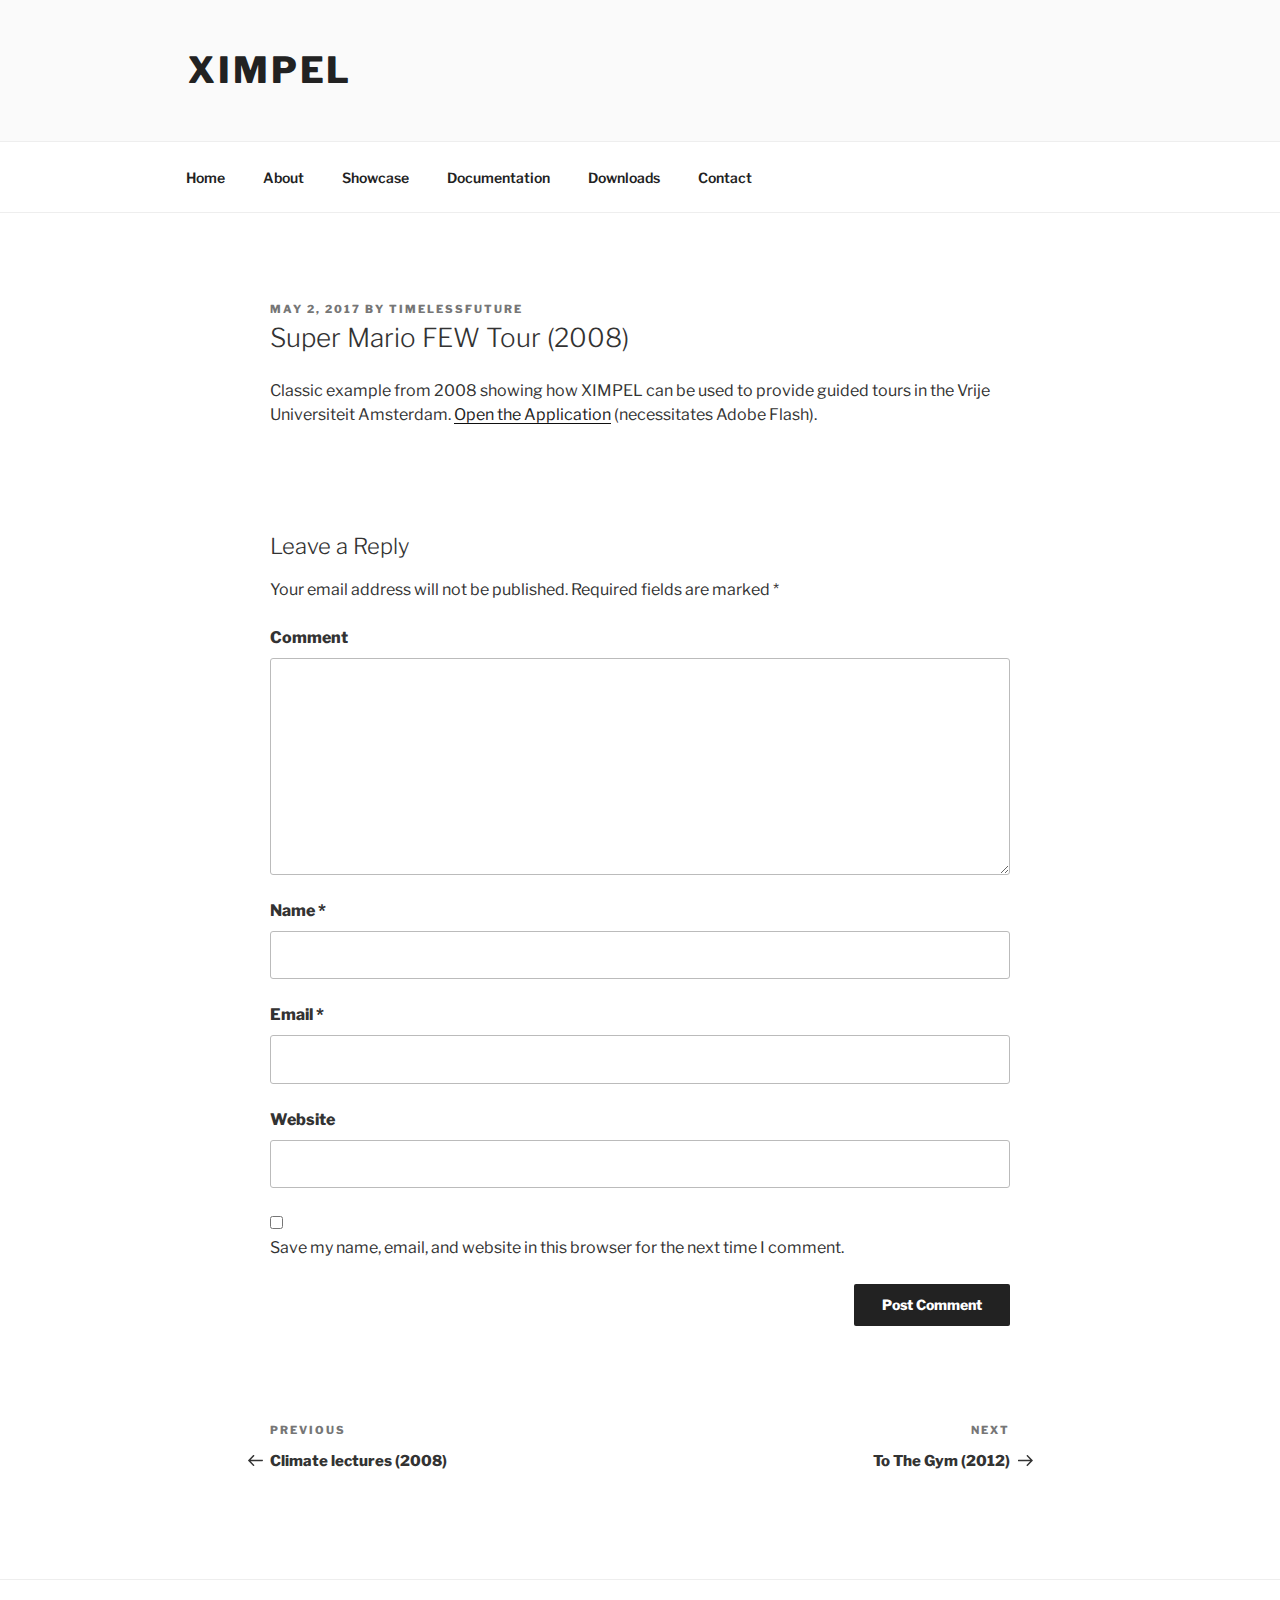
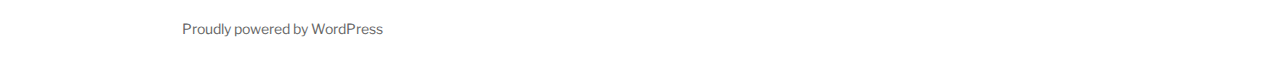
<file: ximpel/showcase/super-mario-few-tour-2008/index.html>
<!DOCTYPE html>
<html lang="en-US" class="no-js no-svg">
<head>
<meta charset="UTF-8">
<meta name="viewport" content="width=device-width, initial-scale=1">
<link rel="profile" href="http://gmpg.org/xfn/11">

<script>(function(html){html.className = html.className.replace(/\bno-js\b/,'js')})(document.documentElement);</script>
<title>Super Mario FEW Tour (2008) &#8211; XIMPEL</title>
<link rel='dns-prefetch' href='http://fonts.googleapis.com/' />
<link rel='dns-prefetch' href='http://s.w.org/' />
<link href='https://fonts.gstatic.com' crossorigin rel='preconnect' />
<link rel="alternate" type="application/rss+xml" title="XIMPEL &raquo; Feed" href="../feed/index.html" />
<link rel="alternate" type="application/rss+xml" title="XIMPEL &raquo; Comments Feed" href="../comments/feed/index.html" />
<link rel="alternate" type="application/rss+xml" title="XIMPEL &raquo; Super Mario FEW Tour (2008) Comments Feed" href="feed/index.html" />
		<script type="text/javascript">
			window._wpemojiSettings = {"baseUrl":"https:\/\/s.w.org\/images\/core\/emoji\/2.4\/72x72\/","ext":".png","svgUrl":"https:\/\/s.w.org\/images\/core\/emoji\/2.4\/svg\/","svgExt":".svg","source":{"concatemoji":"http:\/\/www.ximpel.net\/wp-includes\/js\/wp-emoji-release.min.js?ver=4.9.6"}};
			!function(a,b,c){function d(a,b){var c=String.fromCharCode;l.clearRect(0,0,k.width,k.height),l.fillText(c.apply(this,a),0,0);var d=k.toDataURL();l.clearRect(0,0,k.width,k.height),l.fillText(c.apply(this,b),0,0);var e=k.toDataURL();return d===e}function e(a){var b;if(!l||!l.fillText)return!1;switch(l.textBaseline="top",l.font="600 32px Arial",a){case"flag":return!(b=d([55356,56826,55356,56819],[55356,56826,8203,55356,56819]))&&(b=d([55356,57332,56128,56423,56128,56418,56128,56421,56128,56430,56128,56423,56128,56447],[55356,57332,8203,56128,56423,8203,56128,56418,8203,56128,56421,8203,56128,56430,8203,56128,56423,8203,56128,56447]),!b);case"emoji":return b=d([55357,56692,8205,9792,65039],[55357,56692,8203,9792,65039]),!b}return!1}function f(a){var c=b.createElement("script");c.src=a,c.defer=c.type="text/javascript",b.getElementsByTagName("head")[0].appendChild(c)}var g,h,i,j,k=b.createElement("canvas"),l=k.getContext&&k.getContext("2d");for(j=Array("flag","emoji"),c.supports={everything:!0,everythingExceptFlag:!0},i=0;i<j.length;i++)c.supports[j[i]]=e(j[i]),c.supports.everything=c.supports.everything&&c.supports[j[i]],"flag"!==j[i]&&(c.supports.everythingExceptFlag=c.supports.everythingExceptFlag&&c.supports[j[i]]);c.supports.everythingExceptFlag=c.supports.everythingExceptFlag&&!c.supports.flag,c.DOMReady=!1,c.readyCallback=function(){c.DOMReady=!0},c.supports.everything||(h=function(){c.readyCallback()},b.addEventListener?(b.addEventListener("DOMContentLoaded",h,!1),a.addEventListener("load",h,!1)):(a.attachEvent("onload",h),b.attachEvent("onreadystatechange",function(){"complete"===b.readyState&&c.readyCallback()})),g=c.source||{},g.concatemoji?f(g.concatemoji):g.wpemoji&&g.twemoji&&(f(g.twemoji),f(g.wpemoji)))}(window,document,window._wpemojiSettings);
		</script>
		<style type="text/css">
img.wp-smiley,
img.emoji {
	display: inline !important;
	border: none !important;
	box-shadow: none !important;
	height: 1em !important;
	width: 1em !important;
	margin: 0 .07em !important;
	vertical-align: -0.1em !important;
	background: none !important;
	padding: 0 !important;
}
</style>
<link rel='stylesheet' id='twentyseventeen-fonts-css'  href='https://fonts.googleapis.com/css?family=Libre+Franklin%3A300%2C300i%2C400%2C400i%2C600%2C600i%2C800%2C800i&#038;subset=latin%2Clatin-ext' type='text/css' media='all' />
<link rel='stylesheet' id='twentyseventeen-style-css'  href='../wp-content/themes/twentyseventeen/style.css?ver=4.9.6' type='text/css' media='all' />
<!--[if lt IE 9]>
<link rel='stylesheet' id='twentyseventeen-ie8-css'  href='http://www.ximpel.net/wp-content/themes/twentyseventeen/assets/css/ie8.css?ver=1.0' type='text/css' media='all' />
<![endif]-->
<!--[if lt IE 9]>
<script type='text/javascript' src='http://www.ximpel.net/wp-content/themes/twentyseventeen/assets/js/html5.js?ver=3.7.3'></script>
<![endif]-->
<script type='text/javascript' src='../wp-includes/js/jquery/jquery.js?ver=1.12.4'></script>
<script type='text/javascript' src='../wp-includes/js/jquery/jquery-migrate.min.js?ver=1.4.1'></script>
<link rel='https://api.w.org/' href='../wp-json/index.html' />
<link rel="EditURI" type="application/rsd+xml" title="RSD" href="../xmlrpc.php?rsd" />
<link rel="wlwmanifest" type="application/wlwmanifest+xml" href="../wp-includes/wlwmanifest.xml" /> 
<link rel='prev' title='Climate lectures (2008)' href='../index.html?p=95' />
<link rel='next' title='To The Gym (2012)' href='../index.html?p=90' />
<meta name="generator" content="WordPress 4.9.6" />
<link rel="canonical" href="../index.html?p=71" />
<link rel='shortlink' href='../index.html?p=71' />
<link rel="alternate" type="application/json+oembed" href="../wp-json/oembed/1.0/embed?url=http:%252F%252Fwww.ximpel.net%252Fsuper-mario-few-tour-2008%252F" />
<link rel="alternate" type="text/xml+oembed" href="../wp-json/oembed/1.0/embed?url=http:%252F%252Fwww.ximpel.net%252Fsuper-mario-few-tour-2008%252F&amp;format=xml" />
<link rel="pingback" href="http://www.ximpel.net/xmlrpc.php">
</head>

<body class="post-template-default single single-post postid-71 single-format-standard colors-light">
<div id="page" class="site">
	<a class="skip-link screen-reader-text" href="../index.html?p=71#content">Skip to content</a>

	<header id="masthead" class="site-header" role="banner">

		<div class="custom-header">

		<div class="custom-header-media">
					</div>

	<div class="site-branding">
	<div class="wrap">

		
		<div class="site-branding-text">
							<p class="site-title"><a href="../index.html" rel="home">XIMPEL</a></p>
			
					</div><!-- .site-branding-text -->

		
	</div><!-- .wrap -->
</div><!-- .site-branding -->

</div><!-- .custom-header -->

					<div class="navigation-top">
				<div class="wrap">
					<nav id="site-navigation" class="main-navigation" role="navigation" aria-label="Top Menu">
	<button class="menu-toggle" aria-controls="top-menu" aria-expanded="false">
		<svg class="icon icon-bars" aria-hidden="true" role="img"> <use href="#icon-bars" xlink:href="#icon-bars"></use> </svg><svg class="icon icon-close" aria-hidden="true" role="img"> <use href="#icon-close" xlink:href="#icon-close"></use> </svg>Menu	</button>

	<div class="menu-primary-container"><ul id="top-menu" class="menu"><li id="menu-item-54" class="menu-item menu-item-type-post_type menu-item-object-page menu-item-home menu-item-54"><a href="../index.html">Home</a></li>
<li id="menu-item-52" class="menu-item menu-item-type-post_type menu-item-object-page menu-item-52"><a href="../index.html?p=5">About</a></li>
<li id="menu-item-55" class="menu-item menu-item-type-post_type menu-item-object-page current_page_parent menu-item-55"><a href="../showcase">Showcase</a></li>
<li id="menu-item-50" class="menu-item menu-item-type-post_type menu-item-object-page menu-item-50"><a href="../index.html?p=30">Documentation</a></li>
<li id="menu-item-51" class="menu-item menu-item-type-post_type menu-item-object-page menu-item-51"><a href="../index.html?p=28">Downloads</a></li>
<li id="menu-item-53" class="menu-item menu-item-type-post_type menu-item-object-page menu-item-53"><a href="../index.html?p=6">Contact</a></li>
</ul></div>
	</nav><!-- #site-navigation -->
				</div><!-- .wrap -->
			</div><!-- .navigation-top -->
		
	</header><!-- #masthead -->

	
	<div class="site-content-contain">
		<div id="content" class="site-content">

<div class="wrap">
	<div id="primary" class="content-area">
		<main id="main" class="site-main" role="main">

			
<article id="post-71" class="post-71 post type-post status-publish format-standard hentry category-uncategorized">
		<header class="entry-header">
		<div class="entry-meta"><span class="posted-on"><span class="screen-reader-text">Posted on</span> <a href="../index.html?p=71" rel="bookmark"><time class="entry-date published" datetime="2017-05-02T11:39:03+00:00">May 2, 2017</time><time class="updated" datetime="2017-10-10T10:01:44+00:00">October 10, 2017</time></a></span><span class="byline"> by <span class="author vcard"><a class="url fn n" href="../author/timelessfuture/index.html">timelessfuture</a></span></span></div><!-- .entry-meta --><h1 class="entry-title">Super Mario FEW Tour (2008)</h1>	</header><!-- .entry-header -->

	
	<div class="entry-content">
		<p>Classic example from 2008 showing how XIMPEL can be used to provide guided tours in the Vrije Universiteit Amsterdam. <a href="http://classic.ximpelapps.nl/mario/" target="_blank" rel="noopener">Open the Application</a> (necessitates Adobe Flash).</p>
	</div><!-- .entry-content -->

	
</article><!-- #post-## -->

<div id="comments" class="comments-area">

		<div id="respond" class="comment-respond">
		<h3 id="reply-title" class="comment-reply-title">Leave a Reply <small><a rel="nofollow" id="cancel-comment-reply-link" href="../index.html?p=71#respond" style="display:none;">Cancel reply</a></small></h3>			<form action="http://www.ximpel.net/wp-comments-post.php" method="post" id="commentform" class="comment-form" novalidate>
				<p class="comment-notes"><span id="email-notes">Your email address will not be published.</span> Required fields are marked <span class="required">*</span></p><p class="comment-form-comment"><label for="comment">Comment</label> <textarea id="comment" name="comment" cols="45" rows="8" maxlength="65525" required="required"></textarea></p><p class="comment-form-author"><label for="author">Name <span class="required">*</span></label> <input id="author" name="author" type="text" value="" size="30" maxlength="245" required='required' /></p>
<p class="comment-form-email"><label for="email">Email <span class="required">*</span></label> <input id="email" name="email" type="email" value="" size="30" maxlength="100" aria-describedby="email-notes" required='required' /></p>
<p class="comment-form-url"><label for="url">Website</label> <input id="url" name="url" type="url" value="" size="30" maxlength="200" /></p>
<p class="comment-form-cookies-consent"><input id="wp-comment-cookies-consent" name="wp-comment-cookies-consent" type="checkbox" value="yes" /><label for="wp-comment-cookies-consent">Save my name, email, and website in this browser for the next time I comment.</label></p>
<p class="form-submit"><input name="submit" type="submit" id="submit" class="submit" value="Post Comment" /> <input type='hidden' name='comment_post_ID' value='71' id='comment_post_ID' />
<input type='hidden' name='comment_parent' id='comment_parent' value='0' />
</p>			</form>
			</div><!-- #respond -->
	
</div><!-- #comments -->

	<nav class="navigation post-navigation" role="navigation">
		<h2 class="screen-reader-text">Post navigation</h2>
		<div class="nav-links"><div class="nav-previous"><a href="../index.html?p=95" rel="prev"><span class="screen-reader-text">Previous Post</span><span aria-hidden="true" class="nav-subtitle">Previous</span> <span class="nav-title"><span class="nav-title-icon-wrapper"><svg class="icon icon-arrow-left" aria-hidden="true" role="img"> <use href="#icon-arrow-left" xlink:href="#icon-arrow-left"></use> </svg></span>Climate lectures (2008)</span></a></div><div class="nav-next"><a href="../index.html?p=90" rel="next"><span class="screen-reader-text">Next Post</span><span aria-hidden="true" class="nav-subtitle">Next</span> <span class="nav-title">To The Gym (2012)<span class="nav-title-icon-wrapper"><svg class="icon icon-arrow-right" aria-hidden="true" role="img"> <use href="#icon-arrow-right" xlink:href="#icon-arrow-right"></use> </svg></span></span></a></div></div>
	</nav>
		</main><!-- #main -->
	</div><!-- #primary -->
	</div><!-- .wrap -->


		</div><!-- #content -->

		<footer id="colophon" class="site-footer" role="contentinfo">
			<div class="wrap">
				
<div class="site-info">
	<a href="https://wordpress.org/">Proudly powered by WordPress</a>
</div><!-- .site-info -->
			</div><!-- .wrap -->
		</footer><!-- #colophon -->
	</div><!-- .site-content-contain -->
</div><!-- #page -->
<script type='text/javascript'>
/* <![CDATA[ */
var twentyseventeenScreenReaderText = {"quote":"<svg class=\"icon icon-quote-right\" aria-hidden=\"true\" role=\"img\"> <use href=\"#icon-quote-right\" xlink:href=\"#icon-quote-right\"><\/use> <\/svg>","expand":"Expand child menu","collapse":"Collapse child menu","icon":"<svg class=\"icon icon-angle-down\" aria-hidden=\"true\" role=\"img\"> <use href=\"#icon-angle-down\" xlink:href=\"#icon-angle-down\"><\/use> <span class=\"svg-fallback icon-angle-down\"><\/span><\/svg>"};
/* ]]> */
</script>
<script type='text/javascript' src='../wp-content/themes/twentyseventeen/assets/js/skip-link-focus-fix.js?ver=1.0'></script>
<script type='text/javascript' src='../wp-content/themes/twentyseventeen/assets/js/navigation.js?ver=1.0'></script>
<script type='text/javascript' src='../wp-content/themes/twentyseventeen/assets/js/global.js?ver=1.0'></script>
<script type='text/javascript' src='../wp-content/themes/twentyseventeen/assets/js/jquery.scrollTo.js?ver=2.1.2'></script>
<script type='text/javascript' src='../wp-includes/js/comment-reply.min.js?ver=4.9.6'></script>
<script type='text/javascript' src='../wp-includes/js/wp-embed.min.js?ver=4.9.6'></script>
<svg style="position: absolute; width: 0; height: 0; overflow: hidden;" version="1.1" xmlns="http://www.w3.org/2000/svg" xmlns:xlink="http://www.w3.org/1999/xlink">
<defs>
<symbol id="icon-behance" viewBox="0 0 37 32">
<path class="path1" d="M33 6.054h-9.125v2.214h9.125v-2.214zM28.5 13.661q-1.607 0-2.607 0.938t-1.107 2.545h7.286q-0.321-3.482-3.571-3.482zM28.786 24.107q1.125 0 2.179-0.571t1.357-1.554h3.946q-1.786 5.482-7.625 5.482-3.821 0-6.080-2.357t-2.259-6.196q0-3.714 2.33-6.17t6.009-2.455q2.464 0 4.295 1.214t2.732 3.196 0.902 4.429q0 0.304-0.036 0.839h-11.75q0 1.982 1.027 3.063t2.973 1.080zM4.946 23.214h5.286q3.661 0 3.661-2.982 0-3.214-3.554-3.214h-5.393v6.196zM4.946 13.625h5.018q1.393 0 2.205-0.652t0.813-2.027q0-2.571-3.393-2.571h-4.643v5.25zM0 4.536h10.607q1.554 0 2.768 0.25t2.259 0.848 1.607 1.723 0.563 2.75q0 3.232-3.071 4.696 2.036 0.571 3.071 2.054t1.036 3.643q0 1.339-0.438 2.438t-1.179 1.848-1.759 1.268-2.161 0.75-2.393 0.232h-10.911v-22.5z"></path>
</symbol>
<symbol id="icon-deviantart" viewBox="0 0 18 32">
<path class="path1" d="M18.286 5.411l-5.411 10.393 0.429 0.554h4.982v7.411h-9.054l-0.786 0.536-2.536 4.875-0.536 0.536h-5.375v-5.411l5.411-10.411-0.429-0.536h-4.982v-7.411h9.054l0.786-0.536 2.536-4.875 0.536-0.536h5.375v5.411z"></path>
</symbol>
<symbol id="icon-medium" viewBox="0 0 32 32">
<path class="path1" d="M10.661 7.518v20.946q0 0.446-0.223 0.759t-0.652 0.313q-0.304 0-0.589-0.143l-8.304-4.161q-0.375-0.179-0.634-0.598t-0.259-0.83v-20.357q0-0.357 0.179-0.607t0.518-0.25q0.25 0 0.786 0.268l9.125 4.571q0.054 0.054 0.054 0.089zM11.804 9.321l9.536 15.464-9.536-4.75v-10.714zM32 9.643v18.821q0 0.446-0.25 0.723t-0.679 0.277-0.839-0.232l-7.875-3.929zM31.946 7.5q0 0.054-4.58 7.491t-5.366 8.705l-6.964-11.321 5.786-9.411q0.304-0.5 0.929-0.5 0.25 0 0.464 0.107l9.661 4.821q0.071 0.036 0.071 0.107z"></path>
</symbol>
<symbol id="icon-slideshare" viewBox="0 0 32 32">
<path class="path1" d="M15.589 13.214q0 1.482-1.134 2.545t-2.723 1.063-2.723-1.063-1.134-2.545q0-1.5 1.134-2.554t2.723-1.054 2.723 1.054 1.134 2.554zM24.554 13.214q0 1.482-1.125 2.545t-2.732 1.063q-1.589 0-2.723-1.063t-1.134-2.545q0-1.5 1.134-2.554t2.723-1.054q1.607 0 2.732 1.054t1.125 2.554zM28.571 16.429v-11.911q0-1.554-0.571-2.205t-1.982-0.652h-19.857q-1.482 0-2.009 0.607t-0.527 2.25v12.018q0.768 0.411 1.58 0.714t1.446 0.5 1.446 0.33 1.268 0.196 1.25 0.071 1.045 0.009 1.009-0.036 0.795-0.036q1.214-0.018 1.696 0.482 0.107 0.107 0.179 0.161 0.464 0.446 1.089 0.911 0.125-1.625 2.107-1.554 0.089 0 0.652 0.027t0.768 0.036 0.813 0.018 0.946-0.018 0.973-0.080 1.089-0.152 1.107-0.241 1.196-0.348 1.205-0.482 1.286-0.616zM31.482 16.339q-2.161 2.661-6.643 4.5 1.5 5.089-0.411 8.304-1.179 2.018-3.268 2.643-1.857 0.571-3.25-0.268-1.536-0.911-1.464-2.929l-0.018-5.821v-0.018q-0.143-0.036-0.438-0.107t-0.42-0.089l-0.018 6.036q0.071 2.036-1.482 2.929-1.411 0.839-3.268 0.268-2.089-0.643-3.25-2.679-1.875-3.214-0.393-8.268-4.482-1.839-6.643-4.5-0.446-0.661-0.071-1.125t1.071 0.018q0.054 0.036 0.196 0.125t0.196 0.143v-12.393q0-1.286 0.839-2.196t2.036-0.911h22.446q1.196 0 2.036 0.911t0.839 2.196v12.393l0.375-0.268q0.696-0.482 1.071-0.018t-0.071 1.125z"></path>
</symbol>
<symbol id="icon-snapchat-ghost" viewBox="0 0 30 32">
<path class="path1" d="M15.143 2.286q2.393-0.018 4.295 1.223t2.92 3.438q0.482 1.036 0.482 3.196 0 0.839-0.161 3.411 0.25 0.125 0.5 0.125 0.321 0 0.911-0.241t0.911-0.241q0.518 0 1 0.321t0.482 0.821q0 0.571-0.563 0.964t-1.232 0.563-1.232 0.518-0.563 0.848q0 0.268 0.214 0.768 0.661 1.464 1.83 2.679t2.58 1.804q0.5 0.214 1.429 0.411 0.5 0.107 0.5 0.625 0 1.25-3.911 1.839-0.125 0.196-0.196 0.696t-0.25 0.83-0.589 0.33q-0.357 0-1.107-0.116t-1.143-0.116q-0.661 0-1.107 0.089-0.571 0.089-1.125 0.402t-1.036 0.679-1.036 0.723-1.357 0.598-1.768 0.241q-0.929 0-1.723-0.241t-1.339-0.598-1.027-0.723-1.036-0.679-1.107-0.402q-0.464-0.089-1.125-0.089-0.429 0-1.17 0.134t-1.045 0.134q-0.446 0-0.625-0.33t-0.25-0.848-0.196-0.714q-3.911-0.589-3.911-1.839 0-0.518 0.5-0.625 0.929-0.196 1.429-0.411 1.393-0.571 2.58-1.804t1.83-2.679q0.214-0.5 0.214-0.768 0-0.5-0.563-0.848t-1.241-0.527-1.241-0.563-0.563-0.938q0-0.482 0.464-0.813t0.982-0.33q0.268 0 0.857 0.232t0.946 0.232q0.321 0 0.571-0.125-0.161-2.536-0.161-3.393 0-2.179 0.482-3.214 1.143-2.446 3.071-3.536t4.714-1.125z"></path>
</symbol>
<symbol id="icon-yelp" viewBox="0 0 27 32">
<path class="path1" d="M13.804 23.554v2.268q-0.018 5.214-0.107 5.446-0.214 0.571-0.911 0.714-0.964 0.161-3.241-0.679t-2.902-1.589q-0.232-0.268-0.304-0.643-0.018-0.214 0.071-0.464 0.071-0.179 0.607-0.839t3.232-3.857q0.018 0 1.071-1.25 0.268-0.339 0.705-0.438t0.884 0.063q0.429 0.179 0.67 0.518t0.223 0.75zM11.143 19.071q-0.054 0.982-0.929 1.25l-2.143 0.696q-4.911 1.571-5.214 1.571-0.625-0.036-0.964-0.643-0.214-0.446-0.304-1.339-0.143-1.357 0.018-2.973t0.536-2.223 1-0.571q0.232 0 3.607 1.375 1.25 0.518 2.054 0.839l1.5 0.607q0.411 0.161 0.634 0.545t0.205 0.866zM25.893 24.375q-0.125 0.964-1.634 2.875t-2.42 2.268q-0.661 0.25-1.125-0.125-0.25-0.179-3.286-5.125l-0.839-1.375q-0.25-0.375-0.205-0.821t0.348-0.821q0.625-0.768 1.482-0.464 0.018 0.018 2.125 0.714 3.625 1.179 4.321 1.42t0.839 0.366q0.5 0.393 0.393 1.089zM13.893 13.089q0.089 1.821-0.964 2.179-1.036 0.304-2.036-1.268l-6.75-10.679q-0.143-0.625 0.339-1.107 0.732-0.768 3.705-1.598t4.009-0.563q0.714 0.179 0.875 0.804 0.054 0.321 0.393 5.455t0.429 6.777zM25.714 15.018q0.054 0.696-0.464 1.054-0.268 0.179-5.875 1.536-1.196 0.268-1.625 0.411l0.018-0.036q-0.411 0.107-0.821-0.071t-0.661-0.571q-0.536-0.839 0-1.554 0.018-0.018 1.339-1.821 2.232-3.054 2.679-3.643t0.607-0.696q0.5-0.339 1.161-0.036 0.857 0.411 2.196 2.384t1.446 2.991v0.054z"></path>
</symbol>
<symbol id="icon-vine" viewBox="0 0 27 32">
<path class="path1" d="M26.732 14.768v3.536q-1.804 0.411-3.536 0.411-1.161 2.429-2.955 4.839t-3.241 3.848-2.286 1.902q-1.429 0.804-2.893-0.054-0.5-0.304-1.080-0.777t-1.518-1.491-1.83-2.295-1.92-3.286-1.884-4.357-1.634-5.616-1.259-6.964h5.054q0.464 3.893 1.25 7.116t1.866 5.661 2.17 4.205 2.5 3.482q3.018-3.018 5.125-7.25-2.536-1.286-3.982-3.929t-1.446-5.946q0-3.429 1.857-5.616t5.071-2.188q3.179 0 4.875 1.884t1.696 5.313q0 2.839-1.036 5.107-0.125 0.018-0.348 0.054t-0.821 0.036-1.125-0.107-1.107-0.455-0.902-0.92q0.554-1.839 0.554-3.286 0-1.554-0.518-2.357t-1.411-0.804q-0.946 0-1.518 0.884t-0.571 2.509q0 3.321 1.875 5.241t4.768 1.92q1.107 0 2.161-0.25z"></path>
</symbol>
<symbol id="icon-vk" viewBox="0 0 35 32">
<path class="path1" d="M34.232 9.286q0.411 1.143-2.679 5.25-0.429 0.571-1.161 1.518-1.393 1.786-1.607 2.339-0.304 0.732 0.25 1.446 0.304 0.375 1.446 1.464h0.018l0.071 0.071q2.518 2.339 3.411 3.946 0.054 0.089 0.116 0.223t0.125 0.473-0.009 0.607-0.446 0.491-1.054 0.223l-4.571 0.071q-0.429 0.089-1-0.089t-0.929-0.393l-0.357-0.214q-0.536-0.375-1.25-1.143t-1.223-1.384-1.089-1.036-1.009-0.277q-0.054 0.018-0.143 0.063t-0.304 0.259-0.384 0.527-0.304 0.929-0.116 1.384q0 0.268-0.063 0.491t-0.134 0.33l-0.071 0.089q-0.321 0.339-0.946 0.393h-2.054q-1.268 0.071-2.607-0.295t-2.348-0.946-1.839-1.179-1.259-1.027l-0.446-0.429q-0.179-0.179-0.491-0.536t-1.277-1.625-1.893-2.696-2.188-3.768-2.33-4.857q-0.107-0.286-0.107-0.482t0.054-0.286l0.071-0.107q0.268-0.339 1.018-0.339l4.893-0.036q0.214 0.036 0.411 0.116t0.286 0.152l0.089 0.054q0.286 0.196 0.429 0.571 0.357 0.893 0.821 1.848t0.732 1.455l0.286 0.518q0.518 1.071 1 1.857t0.866 1.223 0.741 0.688 0.607 0.25 0.482-0.089q0.036-0.018 0.089-0.089t0.214-0.393 0.241-0.839 0.17-1.446 0-2.232q-0.036-0.714-0.161-1.304t-0.25-0.821l-0.107-0.214q-0.446-0.607-1.518-0.768-0.232-0.036 0.089-0.429 0.304-0.339 0.679-0.536 0.946-0.464 4.268-0.429 1.464 0.018 2.411 0.232 0.357 0.089 0.598 0.241t0.366 0.429 0.188 0.571 0.063 0.813-0.018 0.982-0.045 1.259-0.027 1.473q0 0.196-0.018 0.75t-0.009 0.857 0.063 0.723 0.205 0.696 0.402 0.438q0.143 0.036 0.304 0.071t0.464-0.196 0.679-0.616 0.929-1.196 1.214-1.92q1.071-1.857 1.911-4.018 0.071-0.179 0.179-0.313t0.196-0.188l0.071-0.054 0.089-0.045t0.232-0.054 0.357-0.009l5.143-0.036q0.696-0.089 1.143 0.045t0.554 0.295z"></path>
</symbol>
<symbol id="icon-search" viewBox="0 0 30 32">
<path class="path1" d="M20.571 14.857q0-3.304-2.348-5.652t-5.652-2.348-5.652 2.348-2.348 5.652 2.348 5.652 5.652 2.348 5.652-2.348 2.348-5.652zM29.714 29.714q0 0.929-0.679 1.607t-1.607 0.679q-0.964 0-1.607-0.679l-6.125-6.107q-3.196 2.214-7.125 2.214-2.554 0-4.884-0.991t-4.018-2.679-2.679-4.018-0.991-4.884 0.991-4.884 2.679-4.018 4.018-2.679 4.884-0.991 4.884 0.991 4.018 2.679 2.679 4.018 0.991 4.884q0 3.929-2.214 7.125l6.125 6.125q0.661 0.661 0.661 1.607z"></path>
</symbol>
<symbol id="icon-envelope-o" viewBox="0 0 32 32">
<path class="path1" d="M29.714 26.857v-13.714q-0.571 0.643-1.232 1.179-4.786 3.679-7.607 6.036-0.911 0.768-1.482 1.196t-1.545 0.866-1.83 0.438h-0.036q-0.857 0-1.83-0.438t-1.545-0.866-1.482-1.196q-2.821-2.357-7.607-6.036-0.661-0.536-1.232-1.179v13.714q0 0.232 0.17 0.402t0.402 0.17h26.286q0.232 0 0.402-0.17t0.17-0.402zM29.714 8.089v-0.438t-0.009-0.232-0.054-0.223-0.098-0.161-0.161-0.134-0.25-0.045h-26.286q-0.232 0-0.402 0.17t-0.17 0.402q0 3 2.625 5.071 3.446 2.714 7.161 5.661 0.107 0.089 0.625 0.527t0.821 0.67 0.795 0.563 0.902 0.491 0.768 0.161h0.036q0.357 0 0.768-0.161t0.902-0.491 0.795-0.563 0.821-0.67 0.625-0.527q3.714-2.946 7.161-5.661 0.964-0.768 1.795-2.063t0.83-2.348zM32 7.429v19.429q0 1.179-0.839 2.018t-2.018 0.839h-26.286q-1.179 0-2.018-0.839t-0.839-2.018v-19.429q0-1.179 0.839-2.018t2.018-0.839h26.286q1.179 0 2.018 0.839t0.839 2.018z"></path>
</symbol>
<symbol id="icon-close" viewBox="0 0 25 32">
<path class="path1" d="M23.179 23.607q0 0.714-0.5 1.214l-2.429 2.429q-0.5 0.5-1.214 0.5t-1.214-0.5l-5.25-5.25-5.25 5.25q-0.5 0.5-1.214 0.5t-1.214-0.5l-2.429-2.429q-0.5-0.5-0.5-1.214t0.5-1.214l5.25-5.25-5.25-5.25q-0.5-0.5-0.5-1.214t0.5-1.214l2.429-2.429q0.5-0.5 1.214-0.5t1.214 0.5l5.25 5.25 5.25-5.25q0.5-0.5 1.214-0.5t1.214 0.5l2.429 2.429q0.5 0.5 0.5 1.214t-0.5 1.214l-5.25 5.25 5.25 5.25q0.5 0.5 0.5 1.214z"></path>
</symbol>
<symbol id="icon-angle-down" viewBox="0 0 21 32">
<path class="path1" d="M19.196 13.143q0 0.232-0.179 0.411l-8.321 8.321q-0.179 0.179-0.411 0.179t-0.411-0.179l-8.321-8.321q-0.179-0.179-0.179-0.411t0.179-0.411l0.893-0.893q0.179-0.179 0.411-0.179t0.411 0.179l7.018 7.018 7.018-7.018q0.179-0.179 0.411-0.179t0.411 0.179l0.893 0.893q0.179 0.179 0.179 0.411z"></path>
</symbol>
<symbol id="icon-folder-open" viewBox="0 0 34 32">
<path class="path1" d="M33.554 17q0 0.554-0.554 1.179l-6 7.071q-0.768 0.911-2.152 1.545t-2.563 0.634h-19.429q-0.607 0-1.080-0.232t-0.473-0.768q0-0.554 0.554-1.179l6-7.071q0.768-0.911 2.152-1.545t2.563-0.634h19.429q0.607 0 1.080 0.232t0.473 0.768zM27.429 10.857v2.857h-14.857q-1.679 0-3.518 0.848t-2.929 2.134l-6.107 7.179q0-0.071-0.009-0.223t-0.009-0.223v-17.143q0-1.643 1.179-2.821t2.821-1.179h5.714q1.643 0 2.821 1.179t1.179 2.821v0.571h9.714q1.643 0 2.821 1.179t1.179 2.821z"></path>
</symbol>
<symbol id="icon-twitter" viewBox="0 0 30 32">
<path class="path1" d="M28.929 7.286q-1.196 1.75-2.893 2.982 0.018 0.25 0.018 0.75 0 2.321-0.679 4.634t-2.063 4.437-3.295 3.759-4.607 2.607-5.768 0.973q-4.839 0-8.857-2.589 0.625 0.071 1.393 0.071 4.018 0 7.161-2.464-1.875-0.036-3.357-1.152t-2.036-2.848q0.589 0.089 1.089 0.089 0.768 0 1.518-0.196-2-0.411-3.313-1.991t-1.313-3.67v-0.071q1.214 0.679 2.607 0.732-1.179-0.786-1.875-2.054t-0.696-2.75q0-1.571 0.786-2.911 2.161 2.661 5.259 4.259t6.634 1.777q-0.143-0.679-0.143-1.321 0-2.393 1.688-4.080t4.080-1.688q2.5 0 4.214 1.821 1.946-0.375 3.661-1.393-0.661 2.054-2.536 3.179 1.661-0.179 3.321-0.893z"></path>
</symbol>
<symbol id="icon-facebook" viewBox="0 0 19 32">
<path class="path1" d="M17.125 0.214v4.714h-2.804q-1.536 0-2.071 0.643t-0.536 1.929v3.375h5.232l-0.696 5.286h-4.536v13.554h-5.464v-13.554h-4.554v-5.286h4.554v-3.893q0-3.321 1.857-5.152t4.946-1.83q2.625 0 4.071 0.214z"></path>
</symbol>
<symbol id="icon-github" viewBox="0 0 27 32">
<path class="path1" d="M13.714 2.286q3.732 0 6.884 1.839t4.991 4.991 1.839 6.884q0 4.482-2.616 8.063t-6.759 4.955q-0.482 0.089-0.714-0.125t-0.232-0.536q0-0.054 0.009-1.366t0.009-2.402q0-1.732-0.929-2.536 1.018-0.107 1.83-0.321t1.679-0.696 1.446-1.188 0.946-1.875 0.366-2.688q0-2.125-1.411-3.679 0.661-1.625-0.143-3.643-0.5-0.161-1.446 0.196t-1.643 0.786l-0.679 0.429q-1.661-0.464-3.429-0.464t-3.429 0.464q-0.286-0.196-0.759-0.482t-1.491-0.688-1.518-0.241q-0.804 2.018-0.143 3.643-1.411 1.554-1.411 3.679 0 1.518 0.366 2.679t0.938 1.875 1.438 1.196 1.679 0.696 1.83 0.321q-0.696 0.643-0.875 1.839-0.375 0.179-0.804 0.268t-1.018 0.089-1.17-0.384-0.991-1.116q-0.339-0.571-0.866-0.929t-0.884-0.429l-0.357-0.054q-0.375 0-0.518 0.080t-0.089 0.205 0.161 0.25 0.232 0.214l0.125 0.089q0.393 0.179 0.777 0.679t0.563 0.911l0.179 0.411q0.232 0.679 0.786 1.098t1.196 0.536 1.241 0.125 0.991-0.063l0.411-0.071q0 0.679 0.009 1.58t0.009 0.973q0 0.321-0.232 0.536t-0.714 0.125q-4.143-1.375-6.759-4.955t-2.616-8.063q0-3.732 1.839-6.884t4.991-4.991 6.884-1.839zM5.196 21.982q0.054-0.125-0.125-0.214-0.179-0.054-0.232 0.036-0.054 0.125 0.125 0.214 0.161 0.107 0.232-0.036zM5.75 22.589q0.125-0.089-0.036-0.286-0.179-0.161-0.286-0.054-0.125 0.089 0.036 0.286 0.179 0.179 0.286 0.054zM6.286 23.393q0.161-0.125 0-0.339-0.143-0.232-0.304-0.107-0.161 0.089 0 0.321t0.304 0.125zM7.036 24.143q0.143-0.143-0.071-0.339-0.214-0.214-0.357-0.054-0.161 0.143 0.071 0.339 0.214 0.214 0.357 0.054zM8.054 24.589q0.054-0.196-0.232-0.286-0.268-0.071-0.339 0.125t0.232 0.268q0.268 0.107 0.339-0.107zM9.179 24.679q0-0.232-0.304-0.196-0.286 0-0.286 0.196 0 0.232 0.304 0.196 0.286 0 0.286-0.196zM10.214 24.5q-0.036-0.196-0.321-0.161-0.286 0.054-0.25 0.268t0.321 0.143 0.25-0.25z"></path>
</symbol>
<symbol id="icon-bars" viewBox="0 0 27 32">
<path class="path1" d="M27.429 24v2.286q0 0.464-0.339 0.804t-0.804 0.339h-25.143q-0.464 0-0.804-0.339t-0.339-0.804v-2.286q0-0.464 0.339-0.804t0.804-0.339h25.143q0.464 0 0.804 0.339t0.339 0.804zM27.429 14.857v2.286q0 0.464-0.339 0.804t-0.804 0.339h-25.143q-0.464 0-0.804-0.339t-0.339-0.804v-2.286q0-0.464 0.339-0.804t0.804-0.339h25.143q0.464 0 0.804 0.339t0.339 0.804zM27.429 5.714v2.286q0 0.464-0.339 0.804t-0.804 0.339h-25.143q-0.464 0-0.804-0.339t-0.339-0.804v-2.286q0-0.464 0.339-0.804t0.804-0.339h25.143q0.464 0 0.804 0.339t0.339 0.804z"></path>
</symbol>
<symbol id="icon-google-plus" viewBox="0 0 41 32">
<path class="path1" d="M25.661 16.304q0 3.714-1.554 6.616t-4.429 4.536-6.589 1.634q-2.661 0-5.089-1.036t-4.179-2.786-2.786-4.179-1.036-5.089 1.036-5.089 2.786-4.179 4.179-2.786 5.089-1.036q5.107 0 8.768 3.429l-3.554 3.411q-2.089-2.018-5.214-2.018-2.196 0-4.063 1.107t-2.955 3.009-1.089 4.152 1.089 4.152 2.955 3.009 4.063 1.107q1.482 0 2.723-0.411t2.045-1.027 1.402-1.402 0.875-1.482 0.384-1.321h-7.429v-4.5h12.357q0.214 1.125 0.214 2.179zM41.143 14.125v3.75h-3.732v3.732h-3.75v-3.732h-3.732v-3.75h3.732v-3.732h3.75v3.732h3.732z"></path>
</symbol>
<symbol id="icon-linkedin" viewBox="0 0 27 32">
<path class="path1" d="M6.232 11.161v17.696h-5.893v-17.696h5.893zM6.607 5.696q0.018 1.304-0.902 2.179t-2.42 0.875h-0.036q-1.464 0-2.357-0.875t-0.893-2.179q0-1.321 0.92-2.188t2.402-0.866 2.375 0.866 0.911 2.188zM27.429 18.714v10.143h-5.875v-9.464q0-1.875-0.723-2.938t-2.259-1.063q-1.125 0-1.884 0.616t-1.134 1.527q-0.196 0.536-0.196 1.446v9.875h-5.875q0.036-7.125 0.036-11.554t-0.018-5.286l-0.018-0.857h5.875v2.571h-0.036q0.357-0.571 0.732-1t1.009-0.929 1.554-0.777 2.045-0.277q3.054 0 4.911 2.027t1.857 5.938z"></path>
</symbol>
<symbol id="icon-quote-right" viewBox="0 0 30 32">
<path class="path1" d="M13.714 5.714v12.571q0 1.857-0.723 3.545t-1.955 2.92-2.92 1.955-3.545 0.723h-1.143q-0.464 0-0.804-0.339t-0.339-0.804v-2.286q0-0.464 0.339-0.804t0.804-0.339h1.143q1.893 0 3.232-1.339t1.339-3.232v-0.571q0-0.714-0.5-1.214t-1.214-0.5h-4q-1.429 0-2.429-1t-1-2.429v-6.857q0-1.429 1-2.429t2.429-1h6.857q1.429 0 2.429 1t1 2.429zM29.714 5.714v12.571q0 1.857-0.723 3.545t-1.955 2.92-2.92 1.955-3.545 0.723h-1.143q-0.464 0-0.804-0.339t-0.339-0.804v-2.286q0-0.464 0.339-0.804t0.804-0.339h1.143q1.893 0 3.232-1.339t1.339-3.232v-0.571q0-0.714-0.5-1.214t-1.214-0.5h-4q-1.429 0-2.429-1t-1-2.429v-6.857q0-1.429 1-2.429t2.429-1h6.857q1.429 0 2.429 1t1 2.429z"></path>
</symbol>
<symbol id="icon-mail-reply" viewBox="0 0 32 32">
<path class="path1" d="M32 20q0 2.964-2.268 8.054-0.054 0.125-0.188 0.429t-0.241 0.536-0.232 0.393q-0.214 0.304-0.5 0.304-0.268 0-0.42-0.179t-0.152-0.446q0-0.161 0.045-0.473t0.045-0.42q0.089-1.214 0.089-2.196 0-1.804-0.313-3.232t-0.866-2.473-1.429-1.804-1.884-1.241-2.375-0.759-2.75-0.384-3.134-0.107h-4v4.571q0 0.464-0.339 0.804t-0.804 0.339-0.804-0.339l-9.143-9.143q-0.339-0.339-0.339-0.804t0.339-0.804l9.143-9.143q0.339-0.339 0.804-0.339t0.804 0.339 0.339 0.804v4.571h4q12.732 0 15.625 7.196 0.946 2.393 0.946 5.946z"></path>
</symbol>
<symbol id="icon-youtube" viewBox="0 0 27 32">
<path class="path1" d="M17.339 22.214v3.768q0 1.196-0.696 1.196-0.411 0-0.804-0.393v-5.375q0.393-0.393 0.804-0.393 0.696 0 0.696 1.196zM23.375 22.232v0.821h-1.607v-0.821q0-1.214 0.804-1.214t0.804 1.214zM6.125 18.339h1.911v-1.679h-5.571v1.679h1.875v10.161h1.786v-10.161zM11.268 28.5h1.589v-8.821h-1.589v6.75q-0.536 0.75-1.018 0.75-0.321 0-0.375-0.375-0.018-0.054-0.018-0.625v-6.5h-1.589v6.982q0 0.875 0.143 1.304 0.214 0.661 1.036 0.661 0.857 0 1.821-1.089v0.964zM18.929 25.857v-3.518q0-1.304-0.161-1.768-0.304-1-1.268-1-0.893 0-1.661 0.964v-3.875h-1.589v11.839h1.589v-0.857q0.804 0.982 1.661 0.982 0.964 0 1.268-0.982 0.161-0.482 0.161-1.786zM24.964 25.679v-0.232h-1.625q0 0.911-0.036 1.089-0.125 0.643-0.714 0.643-0.821 0-0.821-1.232v-1.554h3.196v-1.839q0-1.411-0.482-2.071-0.696-0.911-1.893-0.911-1.214 0-1.911 0.911-0.5 0.661-0.5 2.071v3.089q0 1.411 0.518 2.071 0.696 0.911 1.929 0.911 1.286 0 1.929-0.946 0.321-0.482 0.375-0.964 0.036-0.161 0.036-1.036zM14.107 9.375v-3.75q0-1.232-0.768-1.232t-0.768 1.232v3.75q0 1.25 0.768 1.25t0.768-1.25zM26.946 22.786q0 4.179-0.464 6.25-0.25 1.054-1.036 1.768t-1.821 0.821q-3.286 0.375-9.911 0.375t-9.911-0.375q-1.036-0.107-1.83-0.821t-1.027-1.768q-0.464-2-0.464-6.25 0-4.179 0.464-6.25 0.25-1.054 1.036-1.768t1.839-0.839q3.268-0.357 9.893-0.357t9.911 0.357q1.036 0.125 1.83 0.839t1.027 1.768q0.464 2 0.464 6.25zM9.125 0h1.821l-2.161 7.125v4.839h-1.786v-4.839q-0.25-1.321-1.089-3.786-0.661-1.839-1.161-3.339h1.893l1.268 4.696zM15.732 5.946v3.125q0 1.446-0.5 2.107-0.661 0.911-1.893 0.911-1.196 0-1.875-0.911-0.5-0.679-0.5-2.107v-3.125q0-1.429 0.5-2.089 0.679-0.911 1.875-0.911 1.232 0 1.893 0.911 0.5 0.661 0.5 2.089zM21.714 3.054v8.911h-1.625v-0.982q-0.946 1.107-1.839 1.107-0.821 0-1.054-0.661-0.143-0.429-0.143-1.339v-7.036h1.625v6.554q0 0.589 0.018 0.625 0.054 0.393 0.375 0.393 0.482 0 1.018-0.768v-6.804h1.625z"></path>
</symbol>
<symbol id="icon-dropbox" viewBox="0 0 32 32">
<path class="path1" d="M7.179 12.625l8.821 5.446-6.107 5.089-8.75-5.696zM24.786 22.536v1.929l-8.75 5.232v0.018l-0.018-0.018-0.018 0.018v-0.018l-8.732-5.232v-1.929l2.625 1.714 6.107-5.071v-0.036l0.018 0.018 0.018-0.018v0.036l6.125 5.071zM9.893 2.107l6.107 5.089-8.821 5.429-6.036-4.821zM24.821 12.625l6.036 4.839-8.732 5.696-6.125-5.089zM22.125 2.107l8.732 5.696-6.036 4.821-8.821-5.429z"></path>
</symbol>
<symbol id="icon-instagram" viewBox="0 0 27 32">
<path class="path1" d="M18.286 16q0-1.893-1.339-3.232t-3.232-1.339-3.232 1.339-1.339 3.232 1.339 3.232 3.232 1.339 3.232-1.339 1.339-3.232zM20.75 16q0 2.929-2.054 4.982t-4.982 2.054-4.982-2.054-2.054-4.982 2.054-4.982 4.982-2.054 4.982 2.054 2.054 4.982zM22.679 8.679q0 0.679-0.482 1.161t-1.161 0.482-1.161-0.482-0.482-1.161 0.482-1.161 1.161-0.482 1.161 0.482 0.482 1.161zM13.714 4.75q-0.125 0-1.366-0.009t-1.884 0-1.723 0.054-1.839 0.179-1.277 0.33q-0.893 0.357-1.571 1.036t-1.036 1.571q-0.196 0.518-0.33 1.277t-0.179 1.839-0.054 1.723 0 1.884 0.009 1.366-0.009 1.366 0 1.884 0.054 1.723 0.179 1.839 0.33 1.277q0.357 0.893 1.036 1.571t1.571 1.036q0.518 0.196 1.277 0.33t1.839 0.179 1.723 0.054 1.884 0 1.366-0.009 1.366 0.009 1.884 0 1.723-0.054 1.839-0.179 1.277-0.33q0.893-0.357 1.571-1.036t1.036-1.571q0.196-0.518 0.33-1.277t0.179-1.839 0.054-1.723 0-1.884-0.009-1.366 0.009-1.366 0-1.884-0.054-1.723-0.179-1.839-0.33-1.277q-0.357-0.893-1.036-1.571t-1.571-1.036q-0.518-0.196-1.277-0.33t-1.839-0.179-1.723-0.054-1.884 0-1.366 0.009zM27.429 16q0 4.089-0.089 5.661-0.179 3.714-2.214 5.75t-5.75 2.214q-1.571 0.089-5.661 0.089t-5.661-0.089q-3.714-0.179-5.75-2.214t-2.214-5.75q-0.089-1.571-0.089-5.661t0.089-5.661q0.179-3.714 2.214-5.75t5.75-2.214q1.571-0.089 5.661-0.089t5.661 0.089q3.714 0.179 5.75 2.214t2.214 5.75q0.089 1.571 0.089 5.661z"></path>
</symbol>
<symbol id="icon-flickr" viewBox="0 0 27 32">
<path class="path1" d="M22.286 2.286q2.125 0 3.634 1.509t1.509 3.634v17.143q0 2.125-1.509 3.634t-3.634 1.509h-17.143q-2.125 0-3.634-1.509t-1.509-3.634v-17.143q0-2.125 1.509-3.634t3.634-1.509h17.143zM12.464 16q0-1.571-1.107-2.679t-2.679-1.107-2.679 1.107-1.107 2.679 1.107 2.679 2.679 1.107 2.679-1.107 1.107-2.679zM22.536 16q0-1.571-1.107-2.679t-2.679-1.107-2.679 1.107-1.107 2.679 1.107 2.679 2.679 1.107 2.679-1.107 1.107-2.679z"></path>
</symbol>
<symbol id="icon-tumblr" viewBox="0 0 19 32">
<path class="path1" d="M16.857 23.732l1.429 4.232q-0.411 0.625-1.982 1.179t-3.161 0.571q-1.857 0.036-3.402-0.464t-2.545-1.321-1.696-1.893-0.991-2.143-0.295-2.107v-9.714h-3v-3.839q1.286-0.464 2.304-1.241t1.625-1.607 1.036-1.821 0.607-1.768 0.268-1.58q0.018-0.089 0.080-0.152t0.134-0.063h4.357v7.571h5.946v4.5h-5.964v9.25q0 0.536 0.116 1t0.402 0.938 0.884 0.741 1.455 0.25q1.393-0.036 2.393-0.518z"></path>
</symbol>
<symbol id="icon-dockerhub" viewBox="0 0 24 28">
<path class="path1" d="M1.597 10.257h2.911v2.83H1.597v-2.83zm3.573 0h2.91v2.83H5.17v-2.83zm0-3.627h2.91v2.829H5.17V6.63zm3.57 3.627h2.912v2.83H8.74v-2.83zm0-3.627h2.912v2.829H8.74V6.63zm3.573 3.627h2.911v2.83h-2.911v-2.83zm0-3.627h2.911v2.829h-2.911V6.63zm3.572 3.627h2.911v2.83h-2.911v-2.83zM12.313 3h2.911v2.83h-2.911V3zm-6.65 14.173c-.449 0-.812.354-.812.788 0 .435.364.788.812.788.447 0 .811-.353.811-.788 0-.434-.363-.788-.811-.788"></path>
<path class="path2" d="M28.172 11.721c-.978-.549-2.278-.624-3.388-.306-.136-1.146-.91-2.149-1.83-2.869l-.366-.286-.307.345c-.618.692-.8 1.845-.718 2.73.063.651.273 1.312.685 1.834-.313.183-.668.328-.985.434-.646.212-1.347.33-2.028.33H.083l-.042.429c-.137 1.432.065 2.866.674 4.173l.262.519.03.048c1.8 2.973 4.963 4.225 8.41 4.225 6.672 0 12.174-2.896 14.702-9.015 1.689.085 3.417-.4 4.243-1.968l.211-.4-.401-.223zM5.664 19.458c-.85 0-1.542-.671-1.542-1.497 0-.825.691-1.498 1.541-1.498.849 0 1.54.672 1.54 1.497s-.69 1.498-1.539 1.498z"></path>
</symbol>
<symbol id="icon-dribbble" viewBox="0 0 27 32">
<path class="path1" d="M18.286 26.786q-0.75-4.304-2.5-8.893h-0.036l-0.036 0.018q-0.286 0.107-0.768 0.295t-1.804 0.875-2.446 1.464-2.339 2.045-1.839 2.643l-0.268-0.196q3.286 2.679 7.464 2.679 2.357 0 4.571-0.929zM14.982 15.946q-0.375-0.875-0.946-1.982-5.554 1.661-12.018 1.661-0.018 0.125-0.018 0.375 0 2.214 0.786 4.223t2.214 3.598q0.893-1.589 2.205-2.973t2.545-2.223 2.33-1.446 1.777-0.857l0.661-0.232q0.071-0.018 0.232-0.063t0.232-0.080zM13.071 12.161q-2.143-3.804-4.357-6.75-2.464 1.161-4.179 3.321t-2.286 4.857q5.393 0 10.821-1.429zM25.286 17.857q-3.75-1.071-7.304-0.518 1.554 4.268 2.286 8.375 1.982-1.339 3.304-3.384t1.714-4.473zM10.911 4.625q-0.018 0-0.036 0.018 0.018-0.018 0.036-0.018zM21.446 7.214q-3.304-2.929-7.732-2.929-1.357 0-2.768 0.339 2.339 3.036 4.393 6.821 1.232-0.464 2.321-1.080t1.723-1.098 1.17-1.018 0.67-0.723zM25.429 15.875q-0.054-4.143-2.661-7.321l-0.018 0.018q-0.161 0.214-0.339 0.438t-0.777 0.795-1.268 1.080-1.786 1.161-2.348 1.152q0.446 0.946 0.786 1.696 0.036 0.107 0.116 0.313t0.134 0.295q0.643-0.089 1.33-0.125t1.313-0.036 1.232 0.027 1.143 0.071 1.009 0.098 0.857 0.116 0.652 0.107 0.446 0.080zM27.429 16q0 3.732-1.839 6.884t-4.991 4.991-6.884 1.839-6.884-1.839-4.991-4.991-1.839-6.884 1.839-6.884 4.991-4.991 6.884-1.839 6.884 1.839 4.991 4.991 1.839 6.884z"></path>
</symbol>
<symbol id="icon-skype" viewBox="0 0 27 32">
<path class="path1" d="M20.946 18.982q0-0.893-0.348-1.634t-0.866-1.223-1.304-0.875-1.473-0.607-1.563-0.411l-1.857-0.429q-0.536-0.125-0.786-0.188t-0.625-0.205-0.536-0.286-0.295-0.375-0.134-0.536q0-1.375 2.571-1.375 0.768 0 1.375 0.214t0.964 0.509 0.679 0.598 0.714 0.518 0.857 0.214q0.839 0 1.348-0.571t0.509-1.375q0-0.982-1-1.777t-2.536-1.205-3.25-0.411q-1.214 0-2.357 0.277t-2.134 0.839-1.589 1.554-0.598 2.295q0 1.089 0.339 1.902t1 1.348 1.429 0.866 1.839 0.58l2.607 0.643q1.607 0.393 2 0.643 0.571 0.357 0.571 1.071 0 0.696-0.714 1.152t-1.875 0.455q-0.911 0-1.634-0.286t-1.161-0.688-0.813-0.804-0.821-0.688-0.964-0.286q-0.893 0-1.348 0.536t-0.455 1.339q0 1.643 2.179 2.813t5.196 1.17q1.304 0 2.5-0.33t2.188-0.955 1.58-1.67 0.589-2.348zM27.429 22.857q0 2.839-2.009 4.848t-4.848 2.009q-2.321 0-4.179-1.429-1.375 0.286-2.679 0.286-2.554 0-4.884-0.991t-4.018-2.679-2.679-4.018-0.991-4.884q0-1.304 0.286-2.679-1.429-1.857-1.429-4.179 0-2.839 2.009-4.848t4.848-2.009q2.321 0 4.179 1.429 1.375-0.286 2.679-0.286 2.554 0 4.884 0.991t4.018 2.679 2.679 4.018 0.991 4.884q0 1.304-0.286 2.679 1.429 1.857 1.429 4.179z"></path>
</symbol>
<symbol id="icon-foursquare" viewBox="0 0 23 32">
<path class="path1" d="M17.857 7.75l0.661-3.464q0.089-0.411-0.161-0.714t-0.625-0.304h-12.714q-0.411 0-0.688 0.304t-0.277 0.661v19.661q0 0.125 0.107 0.018l5.196-6.286q0.411-0.464 0.679-0.598t0.857-0.134h4.268q0.393 0 0.661-0.259t0.321-0.527q0.429-2.321 0.661-3.411 0.071-0.375-0.205-0.714t-0.652-0.339h-5.25q-0.518 0-0.857-0.339t-0.339-0.857v-0.75q0-0.518 0.339-0.848t0.857-0.33h6.179q0.321 0 0.625-0.241t0.357-0.527zM21.911 3.786q-0.268 1.304-0.955 4.759t-1.241 6.25-0.625 3.098q-0.107 0.393-0.161 0.58t-0.25 0.58-0.438 0.589-0.688 0.375-1.036 0.179h-4.839q-0.232 0-0.393 0.179-0.143 0.161-7.607 8.821-0.393 0.446-1.045 0.509t-0.866-0.098q-0.982-0.393-0.982-1.75v-25.179q0-0.982 0.679-1.83t2.143-0.848h15.857q1.696 0 2.268 0.946t0.179 2.839zM21.911 3.786l-2.821 14.107q0.071-0.304 0.625-3.098t1.241-6.25 0.955-4.759z"></path>
</symbol>
<symbol id="icon-wordpress" viewBox="0 0 32 32">
<path class="path1" d="M2.268 16q0-2.911 1.196-5.589l6.554 17.946q-3.5-1.696-5.625-5.018t-2.125-7.339zM25.268 15.304q0 0.339-0.045 0.688t-0.179 0.884-0.205 0.786-0.313 1.054-0.313 1.036l-1.357 4.571-4.964-14.75q0.821-0.054 1.571-0.143 0.339-0.036 0.464-0.33t-0.045-0.554-0.509-0.241l-3.661 0.179q-1.339-0.018-3.607-0.179-0.214-0.018-0.366 0.089t-0.205 0.268-0.027 0.33 0.161 0.295 0.348 0.143l1.429 0.143 2.143 5.857-3 9-5-14.857q0.821-0.054 1.571-0.143 0.339-0.036 0.464-0.33t-0.045-0.554-0.509-0.241l-3.661 0.179q-0.125 0-0.411-0.009t-0.464-0.009q1.875-2.857 4.902-4.527t6.563-1.67q2.625 0 5.009 0.946t4.259 2.661h-0.179q-0.982 0-1.643 0.723t-0.661 1.705q0 0.214 0.036 0.429t0.071 0.384 0.143 0.411 0.161 0.375 0.214 0.402 0.223 0.375 0.259 0.429 0.25 0.411q1.125 1.911 1.125 3.786zM16.232 17.196l4.232 11.554q0.018 0.107 0.089 0.196-2.25 0.786-4.554 0.786-2 0-3.875-0.571zM28.036 9.411q1.696 3.107 1.696 6.589 0 3.732-1.857 6.884t-4.982 4.973l4.196-12.107q1.054-3.018 1.054-4.929 0-0.75-0.107-1.411zM16 0q3.25 0 6.214 1.268t5.107 3.411 3.411 5.107 1.268 6.214-1.268 6.214-3.411 5.107-5.107 3.411-6.214 1.268-6.214-1.268-5.107-3.411-3.411-5.107-1.268-6.214 1.268-6.214 3.411-5.107 5.107-3.411 6.214-1.268zM16 31.268q3.089 0 5.92-1.214t4.875-3.259 3.259-4.875 1.214-5.92-1.214-5.92-3.259-4.875-4.875-3.259-5.92-1.214-5.92 1.214-4.875 3.259-3.259 4.875-1.214 5.92 1.214 5.92 3.259 4.875 4.875 3.259 5.92 1.214z"></path>
</symbol>
<symbol id="icon-stumbleupon" viewBox="0 0 34 32">
<path class="path1" d="M18.964 12.714v-2.107q0-0.75-0.536-1.286t-1.286-0.536-1.286 0.536-0.536 1.286v10.929q0 3.125-2.25 5.339t-5.411 2.214q-3.179 0-5.42-2.241t-2.241-5.42v-4.75h5.857v4.679q0 0.768 0.536 1.295t1.286 0.527 1.286-0.527 0.536-1.295v-11.071q0-3.054 2.259-5.214t5.384-2.161q3.143 0 5.393 2.179t2.25 5.25v2.429l-3.482 1.036zM28.429 16.679h5.857v4.75q0 3.179-2.241 5.42t-5.42 2.241q-3.161 0-5.411-2.223t-2.25-5.366v-4.786l2.339 1.089 3.482-1.036v4.821q0 0.75 0.536 1.277t1.286 0.527 1.286-0.527 0.536-1.277v-4.911z"></path>
</symbol>
<symbol id="icon-digg" viewBox="0 0 37 32">
<path class="path1" d="M5.857 5.036h3.643v17.554h-9.5v-12.446h5.857v-5.107zM5.857 19.661v-6.589h-2.196v6.589h2.196zM10.964 10.143v12.446h3.661v-12.446h-3.661zM10.964 5.036v3.643h3.661v-3.643h-3.661zM16.089 10.143h9.518v16.821h-9.518v-2.911h5.857v-1.464h-5.857v-12.446zM21.946 19.661v-6.589h-2.196v6.589h2.196zM27.071 10.143h9.5v16.821h-9.5v-2.911h5.839v-1.464h-5.839v-12.446zM32.911 19.661v-6.589h-2.196v6.589h2.196z"></path>
</symbol>
<symbol id="icon-spotify" viewBox="0 0 27 32">
<path class="path1" d="M20.125 21.607q0-0.571-0.536-0.911-3.446-2.054-7.982-2.054-2.375 0-5.125 0.607-0.75 0.161-0.75 0.929 0 0.357 0.241 0.616t0.634 0.259q0.089 0 0.661-0.143 2.357-0.482 4.339-0.482 4.036 0 7.089 1.839 0.339 0.196 0.589 0.196 0.339 0 0.589-0.241t0.25-0.616zM21.839 17.768q0-0.714-0.625-1.089-4.232-2.518-9.786-2.518-2.732 0-5.411 0.75-0.857 0.232-0.857 1.143 0 0.446 0.313 0.759t0.759 0.313q0.125 0 0.661-0.143 2.179-0.589 4.482-0.589 4.982 0 8.714 2.214 0.429 0.232 0.679 0.232 0.446 0 0.759-0.313t0.313-0.759zM23.768 13.339q0-0.839-0.714-1.25-2.25-1.304-5.232-1.973t-6.125-0.67q-3.643 0-6.5 0.839-0.411 0.125-0.688 0.455t-0.277 0.866q0 0.554 0.366 0.929t0.92 0.375q0.196 0 0.714-0.143 2.375-0.661 5.482-0.661 2.839 0 5.527 0.607t4.527 1.696q0.375 0.214 0.714 0.214 0.518 0 0.902-0.366t0.384-0.92zM27.429 16q0 3.732-1.839 6.884t-4.991 4.991-6.884 1.839-6.884-1.839-4.991-4.991-1.839-6.884 1.839-6.884 4.991-4.991 6.884-1.839 6.884 1.839 4.991 4.991 1.839 6.884z"></path>
</symbol>
<symbol id="icon-soundcloud" viewBox="0 0 41 32">
<path class="path1" d="M14 24.5l0.286-4.304-0.286-9.339q-0.018-0.179-0.134-0.304t-0.295-0.125q-0.161 0-0.286 0.125t-0.125 0.304l-0.25 9.339 0.25 4.304q0.018 0.179 0.134 0.295t0.277 0.116q0.393 0 0.429-0.411zM19.286 23.982l0.196-3.768-0.214-10.464q0-0.286-0.232-0.429-0.143-0.089-0.286-0.089t-0.286 0.089q-0.232 0.143-0.232 0.429l-0.018 0.107-0.179 10.339q0 0.018 0.196 4.214v0.018q0 0.179 0.107 0.304 0.161 0.196 0.411 0.196 0.196 0 0.357-0.161 0.161-0.125 0.161-0.357zM0.625 17.911l0.357 2.286-0.357 2.25q-0.036 0.161-0.161 0.161t-0.161-0.161l-0.304-2.25 0.304-2.286q0.036-0.161 0.161-0.161t0.161 0.161zM2.161 16.5l0.464 3.696-0.464 3.625q-0.036 0.161-0.179 0.161-0.161 0-0.161-0.179l-0.411-3.607 0.411-3.696q0-0.161 0.161-0.161 0.143 0 0.179 0.161zM3.804 15.821l0.446 4.375-0.446 4.232q0 0.196-0.196 0.196-0.179 0-0.214-0.196l-0.375-4.232 0.375-4.375q0.036-0.214 0.214-0.214 0.196 0 0.196 0.214zM5.482 15.696l0.411 4.5-0.411 4.357q-0.036 0.232-0.25 0.232-0.232 0-0.232-0.232l-0.375-4.357 0.375-4.5q0-0.232 0.232-0.232 0.214 0 0.25 0.232zM7.161 16.018l0.375 4.179-0.375 4.393q-0.036 0.286-0.286 0.286-0.107 0-0.188-0.080t-0.080-0.205l-0.357-4.393 0.357-4.179q0-0.107 0.080-0.188t0.188-0.080q0.25 0 0.286 0.268zM8.839 13.411l0.375 6.786-0.375 4.393q0 0.125-0.089 0.223t-0.214 0.098q-0.286 0-0.321-0.321l-0.321-4.393 0.321-6.786q0.036-0.321 0.321-0.321 0.125 0 0.214 0.098t0.089 0.223zM10.518 11.875l0.339 8.357-0.339 4.357q0 0.143-0.098 0.241t-0.241 0.098q-0.321 0-0.357-0.339l-0.286-4.357 0.286-8.357q0.036-0.339 0.357-0.339 0.143 0 0.241 0.098t0.098 0.241zM12.268 11.161l0.321 9.036-0.321 4.321q-0.036 0.375-0.393 0.375-0.339 0-0.375-0.375l-0.286-4.321 0.286-9.036q0-0.161 0.116-0.277t0.259-0.116q0.161 0 0.268 0.116t0.125 0.277zM19.268 24.411v0 0zM15.732 11.089l0.268 9.107-0.268 4.268q0 0.179-0.134 0.313t-0.313 0.134-0.304-0.125-0.143-0.321l-0.25-4.268 0.25-9.107q0-0.196 0.134-0.321t0.313-0.125 0.313 0.125 0.134 0.321zM17.5 11.429l0.25 8.786-0.25 4.214q0 0.196-0.143 0.339t-0.339 0.143-0.339-0.143-0.161-0.339l-0.214-4.214 0.214-8.786q0.018-0.214 0.161-0.357t0.339-0.143 0.33 0.143 0.152 0.357zM21.286 20.214l-0.25 4.125q0 0.232-0.161 0.393t-0.393 0.161-0.393-0.161-0.179-0.393l-0.107-2.036-0.107-2.089 0.214-11.357v-0.054q0.036-0.268 0.214-0.429 0.161-0.125 0.357-0.125 0.143 0 0.268 0.089 0.25 0.143 0.286 0.464zM41.143 19.875q0 2.089-1.482 3.563t-3.571 1.473h-14.036q-0.232-0.036-0.393-0.196t-0.161-0.393v-16.054q0-0.411 0.5-0.589 1.518-0.607 3.232-0.607 3.482 0 6.036 2.348t2.857 5.777q0.946-0.393 1.964-0.393 2.089 0 3.571 1.482t1.482 3.589z"></path>
</symbol>
<symbol id="icon-codepen" viewBox="0 0 32 32">
<path class="path1" d="M3.857 20.875l10.768 7.179v-6.411l-5.964-3.982zM2.75 18.304l3.446-2.304-3.446-2.304v4.607zM17.375 28.054l10.768-7.179-4.804-3.214-5.964 3.982v6.411zM16 19.25l4.857-3.25-4.857-3.25-4.857 3.25zM8.661 14.339l5.964-3.982v-6.411l-10.768 7.179zM25.804 16l3.446 2.304v-4.607zM23.339 14.339l4.804-3.214-10.768-7.179v6.411zM32 11.125v9.75q0 0.732-0.607 1.143l-14.625 9.75q-0.375 0.232-0.768 0.232t-0.768-0.232l-14.625-9.75q-0.607-0.411-0.607-1.143v-9.75q0-0.732 0.607-1.143l14.625-9.75q0.375-0.232 0.768-0.232t0.768 0.232l14.625 9.75q0.607 0.411 0.607 1.143z"></path>
</symbol>
<symbol id="icon-twitch" viewBox="0 0 32 32">
<path class="path1" d="M16 7.75v7.75h-2.589v-7.75h2.589zM23.107 7.75v7.75h-2.589v-7.75h2.589zM23.107 21.321l4.518-4.536v-14.196h-21.321v18.732h5.821v3.875l3.875-3.875h7.107zM30.214 0v18.089l-7.75 7.75h-5.821l-3.875 3.875h-3.875v-3.875h-7.107v-20.679l1.946-5.161h26.482z"></path>
</symbol>
<symbol id="icon-meanpath" viewBox="0 0 27 32">
<path class="path1" d="M23.411 15.036v2.036q0 0.429-0.241 0.679t-0.67 0.25h-3.607q-0.429 0-0.679-0.25t-0.25-0.679v-2.036q0-0.429 0.25-0.679t0.679-0.25h3.607q0.429 0 0.67 0.25t0.241 0.679zM14.661 19.143v-4.464q0-0.946-0.58-1.527t-1.527-0.58h-2.375q-1.214 0-1.714 0.929-0.5-0.929-1.714-0.929h-2.321q-0.946 0-1.527 0.58t-0.58 1.527v4.464q0 0.393 0.375 0.393h0.982q0.393 0 0.393-0.393v-4.107q0-0.429 0.241-0.679t0.688-0.25h1.679q0.429 0 0.679 0.25t0.25 0.679v4.107q0 0.393 0.375 0.393h0.964q0.393 0 0.393-0.393v-4.107q0-0.429 0.25-0.679t0.679-0.25h1.732q0.429 0 0.67 0.25t0.241 0.679v4.107q0 0.393 0.393 0.393h0.982q0.375 0 0.375-0.393zM25.179 17.429v-2.75q0-0.946-0.589-1.527t-1.536-0.58h-4.714q-0.946 0-1.536 0.58t-0.589 1.527v7.321q0 0.375 0.393 0.375h0.982q0.375 0 0.375-0.375v-3.214q0.554 0.75 1.679 0.75h3.411q0.946 0 1.536-0.58t0.589-1.527zM27.429 6.429v19.143q0 1.714-1.214 2.929t-2.929 1.214h-19.143q-1.714 0-2.929-1.214t-1.214-2.929v-19.143q0-1.714 1.214-2.929t2.929-1.214h19.143q1.714 0 2.929 1.214t1.214 2.929z"></path>
</symbol>
<symbol id="icon-pinterest-p" viewBox="0 0 23 32">
<path class="path1" d="M0 10.661q0-1.929 0.67-3.634t1.848-2.973 2.714-2.196 3.304-1.393 3.607-0.464q2.821 0 5.25 1.188t3.946 3.455 1.518 5.125q0 1.714-0.339 3.357t-1.071 3.161-1.786 2.67-2.589 1.839-3.375 0.688q-1.214 0-2.411-0.571t-1.714-1.571q-0.179 0.696-0.5 2.009t-0.42 1.696-0.366 1.268-0.464 1.268-0.571 1.116-0.821 1.384-1.107 1.545l-0.25 0.089-0.161-0.179q-0.268-2.804-0.268-3.357 0-1.643 0.384-3.688t1.188-5.134 0.929-3.625q-0.571-1.161-0.571-3.018 0-1.482 0.929-2.786t2.357-1.304q1.089 0 1.696 0.723t0.607 1.83q0 1.179-0.786 3.411t-0.786 3.339q0 1.125 0.804 1.866t1.946 0.741q0.982 0 1.821-0.446t1.402-1.214 1-1.696 0.679-1.973 0.357-1.982 0.116-1.777q0-3.089-1.955-4.813t-5.098-1.723q-3.571 0-5.964 2.313t-2.393 5.866q0 0.786 0.223 1.518t0.482 1.161 0.482 0.813 0.223 0.545q0 0.5-0.268 1.304t-0.661 0.804q-0.036 0-0.304-0.054-0.911-0.268-1.616-1t-1.089-1.688-0.58-1.929-0.196-1.902z"></path>
</symbol>
<symbol id="icon-periscope" viewBox="0 0 24 28">
<path class="path1" d="M12.285,1C6.696,1,2.277,5.643,2.277,11.243c0,5.851,7.77,14.578,10.007,14.578c1.959,0,9.729-8.728,9.729-14.578 C22.015,5.643,17.596,1,12.285,1z M12.317,16.551c-3.473,0-6.152-2.611-6.152-5.664c0-1.292,0.39-2.472,1.065-3.438 c0.206,1.084,1.18,1.906,2.352,1.906c1.322,0,2.393-1.043,2.393-2.333c0-0.832-0.447-1.561-1.119-1.975 c0.467-0.105,0.955-0.161,1.46-0.161c3.133,0,5.81,2.611,5.81,5.998C18.126,13.94,15.449,16.551,12.317,16.551z"></path>
</symbol>
<symbol id="icon-get-pocket" viewBox="0 0 31 32">
<path class="path1" d="M27.946 2.286q1.161 0 1.964 0.813t0.804 1.973v9.268q0 3.143-1.214 6t-3.259 4.911-4.893 3.259-5.973 1.205q-3.143 0-5.991-1.205t-4.902-3.259-3.268-4.911-1.214-6v-9.268q0-1.143 0.821-1.964t1.964-0.821h25.161zM15.375 21.286q0.839 0 1.464-0.589l7.214-6.929q0.661-0.625 0.661-1.518 0-0.875-0.616-1.491t-1.491-0.616q-0.839 0-1.464 0.589l-5.768 5.536-5.768-5.536q-0.625-0.589-1.446-0.589-0.875 0-1.491 0.616t-0.616 1.491q0 0.911 0.643 1.518l7.232 6.929q0.589 0.589 1.446 0.589z"></path>
</symbol>
<symbol id="icon-vimeo" viewBox="0 0 32 32">
<path class="path1" d="M30.518 9.25q-0.179 4.214-5.929 11.625-5.946 7.696-10.036 7.696-2.536 0-4.286-4.696-0.786-2.857-2.357-8.607-1.286-4.679-2.804-4.679-0.321 0-2.268 1.357l-1.375-1.75q0.429-0.375 1.929-1.723t2.321-2.063q2.786-2.464 4.304-2.607 1.696-0.161 2.732 0.991t1.446 3.634q0.786 5.125 1.179 6.661 0.982 4.446 2.143 4.446 0.911 0 2.75-2.875 1.804-2.875 1.946-4.393 0.232-2.482-1.946-2.482-1.018 0-2.161 0.464 2.143-7.018 8.196-6.821 4.482 0.143 4.214 5.821z"></path>
</symbol>
<symbol id="icon-reddit-alien" viewBox="0 0 32 32">
<path class="path1" d="M32 15.107q0 1.036-0.527 1.884t-1.42 1.295q0.214 0.821 0.214 1.714 0 2.768-1.902 5.125t-5.188 3.723-7.143 1.366-7.134-1.366-5.179-3.723-1.902-5.125q0-0.839 0.196-1.679-0.911-0.446-1.464-1.313t-0.554-1.902q0-1.464 1.036-2.509t2.518-1.045q1.518 0 2.589 1.125 3.893-2.714 9.196-2.893l2.071-9.304q0.054-0.232 0.268-0.375t0.464-0.089l6.589 1.446q0.321-0.661 0.964-1.063t1.411-0.402q1.107 0 1.893 0.777t0.786 1.884-0.786 1.893-1.893 0.786-1.884-0.777-0.777-1.884l-5.964-1.321-1.857 8.429q5.357 0.161 9.268 2.857 1.036-1.089 2.554-1.089 1.482 0 2.518 1.045t1.036 2.509zM7.464 18.661q0 1.107 0.777 1.893t1.884 0.786 1.893-0.786 0.786-1.893-0.786-1.884-1.893-0.777q-1.089 0-1.875 0.786t-0.786 1.875zM21.929 25q0.196-0.196 0.196-0.464t-0.196-0.464q-0.179-0.179-0.446-0.179t-0.464 0.179q-0.732 0.75-2.161 1.107t-2.857 0.357-2.857-0.357-2.161-1.107q-0.196-0.179-0.464-0.179t-0.446 0.179q-0.196 0.179-0.196 0.455t0.196 0.473q0.768 0.768 2.116 1.214t2.188 0.527 1.625 0.080 1.625-0.080 2.188-0.527 2.116-1.214zM21.875 21.339q1.107 0 1.884-0.786t0.777-1.893q0-1.089-0.786-1.875t-1.875-0.786q-1.107 0-1.893 0.777t-0.786 1.884 0.786 1.893 1.893 0.786z"></path>
</symbol>
<symbol id="icon-hashtag" viewBox="0 0 32 32">
<path class="path1" d="M17.696 18.286l1.143-4.571h-4.536l-1.143 4.571h4.536zM31.411 9.286l-1 4q-0.125 0.429-0.554 0.429h-5.839l-1.143 4.571h5.554q0.268 0 0.446 0.214 0.179 0.25 0.107 0.5l-1 4q-0.089 0.429-0.554 0.429h-5.839l-1.446 5.857q-0.125 0.429-0.554 0.429h-4q-0.286 0-0.464-0.214-0.161-0.214-0.107-0.5l1.393-5.571h-4.536l-1.446 5.857q-0.125 0.429-0.554 0.429h-4.018q-0.268 0-0.446-0.214-0.161-0.214-0.107-0.5l1.393-5.571h-5.554q-0.268 0-0.446-0.214-0.161-0.214-0.107-0.5l1-4q0.125-0.429 0.554-0.429h5.839l1.143-4.571h-5.554q-0.268 0-0.446-0.214-0.179-0.25-0.107-0.5l1-4q0.089-0.429 0.554-0.429h5.839l1.446-5.857q0.125-0.429 0.571-0.429h4q0.268 0 0.446 0.214 0.161 0.214 0.107 0.5l-1.393 5.571h4.536l1.446-5.857q0.125-0.429 0.571-0.429h4q0.268 0 0.446 0.214 0.161 0.214 0.107 0.5l-1.393 5.571h5.554q0.268 0 0.446 0.214 0.161 0.214 0.107 0.5z"></path>
</symbol>
<symbol id="icon-chain" viewBox="0 0 30 32">
<path class="path1" d="M26 21.714q0-0.714-0.5-1.214l-3.714-3.714q-0.5-0.5-1.214-0.5-0.75 0-1.286 0.571 0.054 0.054 0.339 0.33t0.384 0.384 0.268 0.339 0.232 0.455 0.063 0.491q0 0.714-0.5 1.214t-1.214 0.5q-0.268 0-0.491-0.063t-0.455-0.232-0.339-0.268-0.384-0.384-0.33-0.339q-0.589 0.554-0.589 1.304 0 0.714 0.5 1.214l3.679 3.696q0.482 0.482 1.214 0.482 0.714 0 1.214-0.464l2.625-2.607q0.5-0.5 0.5-1.196zM13.446 9.125q0-0.714-0.5-1.214l-3.679-3.696q-0.5-0.5-1.214-0.5-0.696 0-1.214 0.482l-2.625 2.607q-0.5 0.5-0.5 1.196 0 0.714 0.5 1.214l3.714 3.714q0.482 0.482 1.214 0.482 0.75 0 1.286-0.554-0.054-0.054-0.339-0.33t-0.384-0.384-0.268-0.339-0.232-0.455-0.063-0.491q0-0.714 0.5-1.214t1.214-0.5q0.268 0 0.491 0.063t0.455 0.232 0.339 0.268 0.384 0.384 0.33 0.339q0.589-0.554 0.589-1.304zM29.429 21.714q0 2.143-1.518 3.625l-2.625 2.607q-1.482 1.482-3.625 1.482-2.161 0-3.643-1.518l-3.679-3.696q-1.482-1.482-1.482-3.625 0-2.196 1.571-3.732l-1.571-1.571q-1.536 1.571-3.714 1.571-2.143 0-3.643-1.5l-3.714-3.714q-1.5-1.5-1.5-3.643t1.518-3.625l2.625-2.607q1.482-1.482 3.625-1.482 2.161 0 3.643 1.518l3.679 3.696q1.482 1.482 1.482 3.625 0 2.196-1.571 3.732l1.571 1.571q1.536-1.571 3.714-1.571 2.143 0 3.643 1.5l3.714 3.714q1.5 1.5 1.5 3.643z"></path>
</symbol>
<symbol id="icon-thumb-tack" viewBox="0 0 21 32">
<path class="path1" d="M8.571 15.429v-8q0-0.25-0.161-0.411t-0.411-0.161-0.411 0.161-0.161 0.411v8q0 0.25 0.161 0.411t0.411 0.161 0.411-0.161 0.161-0.411zM20.571 21.714q0 0.464-0.339 0.804t-0.804 0.339h-7.661l-0.911 8.625q-0.036 0.214-0.188 0.366t-0.366 0.152h-0.018q-0.482 0-0.571-0.482l-1.357-8.661h-7.214q-0.464 0-0.804-0.339t-0.339-0.804q0-2.196 1.402-3.955t3.17-1.759v-9.143q-0.929 0-1.607-0.679t-0.679-1.607 0.679-1.607 1.607-0.679h11.429q0.929 0 1.607 0.679t0.679 1.607-0.679 1.607-1.607 0.679v9.143q1.768 0 3.17 1.759t1.402 3.955z"></path>
</symbol>
<symbol id="icon-arrow-left" viewBox="0 0 43 32">
<path class="path1" d="M42.311 14.044c-0.178-0.178-0.533-0.356-0.711-0.356h-33.778l10.311-10.489c0.178-0.178 0.356-0.533 0.356-0.711 0-0.356-0.178-0.533-0.356-0.711l-1.6-1.422c-0.356-0.178-0.533-0.356-0.889-0.356s-0.533 0.178-0.711 0.356l-14.578 14.933c-0.178 0.178-0.356 0.533-0.356 0.711s0.178 0.533 0.356 0.711l14.756 14.933c0 0.178 0.356 0.356 0.533 0.356s0.533-0.178 0.711-0.356l1.6-1.6c0.178-0.178 0.356-0.533 0.356-0.711s-0.178-0.533-0.356-0.711l-10.311-10.489h33.778c0.178 0 0.533-0.178 0.711-0.356 0.356-0.178 0.533-0.356 0.533-0.711v-2.133c0-0.356-0.178-0.711-0.356-0.889z"></path>
</symbol>
<symbol id="icon-arrow-right" viewBox="0 0 43 32">
<path class="path1" d="M0.356 17.956c0.178 0.178 0.533 0.356 0.711 0.356h33.778l-10.311 10.489c-0.178 0.178-0.356 0.533-0.356 0.711 0 0.356 0.178 0.533 0.356 0.711l1.6 1.6c0.178 0.178 0.533 0.356 0.711 0.356s0.533-0.178 0.711-0.356l14.756-14.933c0.178-0.356 0.356-0.711 0.356-0.889s-0.178-0.533-0.356-0.711l-14.756-14.933c0-0.178-0.356-0.356-0.533-0.356s-0.533 0.178-0.711 0.356l-1.6 1.6c-0.178 0.178-0.356 0.533-0.356 0.711s0.178 0.533 0.356 0.711l10.311 10.489h-33.778c-0.178 0-0.533 0.178-0.711 0.356-0.356 0.178-0.533 0.356-0.533 0.711v2.311c0 0.178 0.178 0.533 0.356 0.711z"></path>
</symbol>
<symbol id="icon-play" viewBox="0 0 22 28">
<path d="M21.625 14.484l-20.75 11.531c-0.484 0.266-0.875 0.031-0.875-0.516v-23c0-0.547 0.391-0.781 0.875-0.516l20.75 11.531c0.484 0.266 0.484 0.703 0 0.969z"></path>
</symbol>
<symbol id="icon-pause" viewBox="0 0 24 28">
<path d="M24 3v22c0 0.547-0.453 1-1 1h-8c-0.547 0-1-0.453-1-1v-22c0-0.547 0.453-1 1-1h8c0.547 0 1 0.453 1 1zM10 3v22c0 0.547-0.453 1-1 1h-8c-0.547 0-1-0.453-1-1v-22c0-0.547 0.453-1 1-1h8c0.547 0 1 0.453 1 1z"></path>
</symbol>
</defs>
</svg>

</body>
</html>
</file>
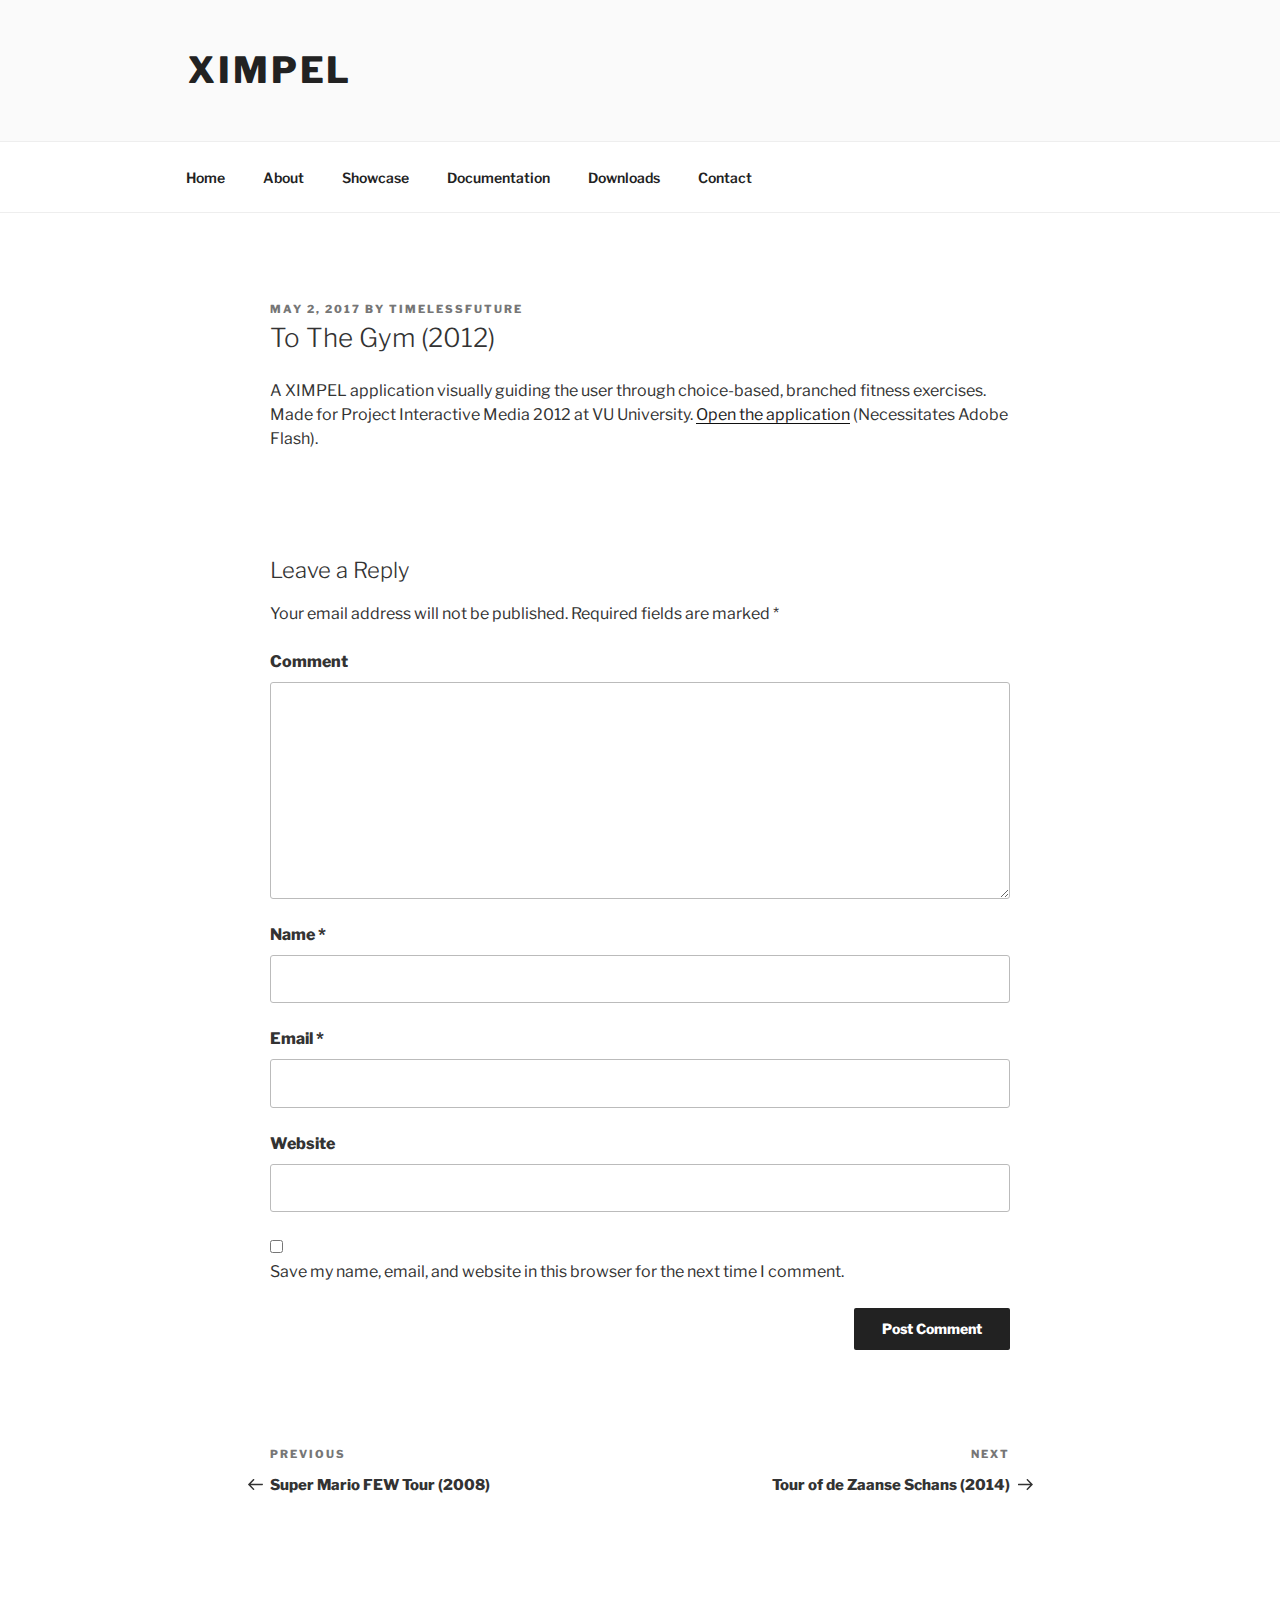
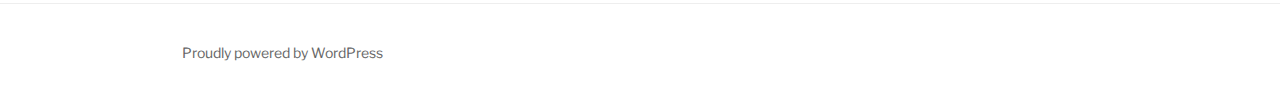
<file: ximpel/showcase/to-the-gym-2012/index.html>
<!DOCTYPE html>
<html lang="en-US" class="no-js no-svg">
<head>
<meta charset="UTF-8">
<meta name="viewport" content="width=device-width, initial-scale=1">
<link rel="profile" href="http://gmpg.org/xfn/11">

<script>(function(html){html.className = html.className.replace(/\bno-js\b/,'js')})(document.documentElement);</script>
<title>To The Gym (2012) &#8211; XIMPEL</title>
<link rel='dns-prefetch' href='http://fonts.googleapis.com/' />
<link rel='dns-prefetch' href='http://s.w.org/' />
<link href='https://fonts.gstatic.com' crossorigin rel='preconnect' />
<link rel="alternate" type="application/rss+xml" title="XIMPEL &raquo; Feed" href="../feed/index.html" />
<link rel="alternate" type="application/rss+xml" title="XIMPEL &raquo; Comments Feed" href="../comments/feed/index.html" />
<link rel="alternate" type="application/rss+xml" title="XIMPEL &raquo; To The Gym (2012) Comments Feed" href="feed/index.html" />
		<script type="text/javascript">
			window._wpemojiSettings = {"baseUrl":"https:\/\/s.w.org\/images\/core\/emoji\/2.4\/72x72\/","ext":".png","svgUrl":"https:\/\/s.w.org\/images\/core\/emoji\/2.4\/svg\/","svgExt":".svg","source":{"concatemoji":"http:\/\/www.ximpel.net\/wp-includes\/js\/wp-emoji-release.min.js?ver=4.9.6"}};
			!function(a,b,c){function d(a,b){var c=String.fromCharCode;l.clearRect(0,0,k.width,k.height),l.fillText(c.apply(this,a),0,0);var d=k.toDataURL();l.clearRect(0,0,k.width,k.height),l.fillText(c.apply(this,b),0,0);var e=k.toDataURL();return d===e}function e(a){var b;if(!l||!l.fillText)return!1;switch(l.textBaseline="top",l.font="600 32px Arial",a){case"flag":return!(b=d([55356,56826,55356,56819],[55356,56826,8203,55356,56819]))&&(b=d([55356,57332,56128,56423,56128,56418,56128,56421,56128,56430,56128,56423,56128,56447],[55356,57332,8203,56128,56423,8203,56128,56418,8203,56128,56421,8203,56128,56430,8203,56128,56423,8203,56128,56447]),!b);case"emoji":return b=d([55357,56692,8205,9792,65039],[55357,56692,8203,9792,65039]),!b}return!1}function f(a){var c=b.createElement("script");c.src=a,c.defer=c.type="text/javascript",b.getElementsByTagName("head")[0].appendChild(c)}var g,h,i,j,k=b.createElement("canvas"),l=k.getContext&&k.getContext("2d");for(j=Array("flag","emoji"),c.supports={everything:!0,everythingExceptFlag:!0},i=0;i<j.length;i++)c.supports[j[i]]=e(j[i]),c.supports.everything=c.supports.everything&&c.supports[j[i]],"flag"!==j[i]&&(c.supports.everythingExceptFlag=c.supports.everythingExceptFlag&&c.supports[j[i]]);c.supports.everythingExceptFlag=c.supports.everythingExceptFlag&&!c.supports.flag,c.DOMReady=!1,c.readyCallback=function(){c.DOMReady=!0},c.supports.everything||(h=function(){c.readyCallback()},b.addEventListener?(b.addEventListener("DOMContentLoaded",h,!1),a.addEventListener("load",h,!1)):(a.attachEvent("onload",h),b.attachEvent("onreadystatechange",function(){"complete"===b.readyState&&c.readyCallback()})),g=c.source||{},g.concatemoji?f(g.concatemoji):g.wpemoji&&g.twemoji&&(f(g.twemoji),f(g.wpemoji)))}(window,document,window._wpemojiSettings);
		</script>
		<style type="text/css">
img.wp-smiley,
img.emoji {
	display: inline !important;
	border: none !important;
	box-shadow: none !important;
	height: 1em !important;
	width: 1em !important;
	margin: 0 .07em !important;
	vertical-align: -0.1em !important;
	background: none !important;
	padding: 0 !important;
}
</style>
<link rel='stylesheet' id='twentyseventeen-fonts-css'  href='https://fonts.googleapis.com/css?family=Libre+Franklin%3A300%2C300i%2C400%2C400i%2C600%2C600i%2C800%2C800i&#038;subset=latin%2Clatin-ext' type='text/css' media='all' />
<link rel='stylesheet' id='twentyseventeen-style-css'  href='../wp-content/themes/twentyseventeen/style.css?ver=4.9.6' type='text/css' media='all' />
<!--[if lt IE 9]>
<link rel='stylesheet' id='twentyseventeen-ie8-css'  href='http://www.ximpel.net/wp-content/themes/twentyseventeen/assets/css/ie8.css?ver=1.0' type='text/css' media='all' />
<![endif]-->
<!--[if lt IE 9]>
<script type='text/javascript' src='http://www.ximpel.net/wp-content/themes/twentyseventeen/assets/js/html5.js?ver=3.7.3'></script>
<![endif]-->
<script type='text/javascript' src='../wp-includes/js/jquery/jquery.js?ver=1.12.4'></script>
<script type='text/javascript' src='../wp-includes/js/jquery/jquery-migrate.min.js?ver=1.4.1'></script>
<link rel='https://api.w.org/' href='../wp-json/index.html' />
<link rel="EditURI" type="application/rsd+xml" title="RSD" href="../xmlrpc.php?rsd" />
<link rel="wlwmanifest" type="application/wlwmanifest+xml" href="../wp-includes/wlwmanifest.xml" /> 
<link rel='prev' title='Super Mario FEW Tour (2008)' href='../index.html?p=71' />
<link rel='next' title='Tour of de Zaanse Schans (2014)' href='../index.html?p=67' />
<meta name="generator" content="WordPress 4.9.6" />
<link rel="canonical" href="../index.html?p=90" />
<link rel='shortlink' href='../index.html?p=90' />
<link rel="alternate" type="application/json+oembed" href="../wp-json/oembed/1.0/embed?url=http:%252F%252Fwww.ximpel.net%252Fto-the-gym-2012%252F" />
<link rel="alternate" type="text/xml+oembed" href="../wp-json/oembed/1.0/embed?url=http:%252F%252Fwww.ximpel.net%252Fto-the-gym-2012%252F&amp;format=xml" />
<link rel="pingback" href="http://www.ximpel.net/xmlrpc.php">
</head>

<body class="post-template-default single single-post postid-90 single-format-standard colors-light">
<div id="page" class="site">
	<a class="skip-link screen-reader-text" href="../index.html?p=90#content">Skip to content</a>

	<header id="masthead" class="site-header" role="banner">

		<div class="custom-header">

		<div class="custom-header-media">
					</div>

	<div class="site-branding">
	<div class="wrap">

		
		<div class="site-branding-text">
							<p class="site-title"><a href="../index.html" rel="home">XIMPEL</a></p>
			
					</div><!-- .site-branding-text -->

		
	</div><!-- .wrap -->
</div><!-- .site-branding -->

</div><!-- .custom-header -->

					<div class="navigation-top">
				<div class="wrap">
					<nav id="site-navigation" class="main-navigation" role="navigation" aria-label="Top Menu">
	<button class="menu-toggle" aria-controls="top-menu" aria-expanded="false">
		<svg class="icon icon-bars" aria-hidden="true" role="img"> <use href="#icon-bars" xlink:href="#icon-bars"></use> </svg><svg class="icon icon-close" aria-hidden="true" role="img"> <use href="#icon-close" xlink:href="#icon-close"></use> </svg>Menu	</button>

	<div class="menu-primary-container"><ul id="top-menu" class="menu"><li id="menu-item-54" class="menu-item menu-item-type-post_type menu-item-object-page menu-item-home menu-item-54"><a href="../index.html">Home</a></li>
<li id="menu-item-52" class="menu-item menu-item-type-post_type menu-item-object-page menu-item-52"><a href="../index.html?p=5">About</a></li>
<li id="menu-item-55" class="menu-item menu-item-type-post_type menu-item-object-page current_page_parent menu-item-55"><a href="../showcase">Showcase</a></li>
<li id="menu-item-50" class="menu-item menu-item-type-post_type menu-item-object-page menu-item-50"><a href="../index.html?p=30">Documentation</a></li>
<li id="menu-item-51" class="menu-item menu-item-type-post_type menu-item-object-page menu-item-51"><a href="../index.html?p=28">Downloads</a></li>
<li id="menu-item-53" class="menu-item menu-item-type-post_type menu-item-object-page menu-item-53"><a href="../index.html?p=6">Contact</a></li>
</ul></div>
	</nav><!-- #site-navigation -->
				</div><!-- .wrap -->
			</div><!-- .navigation-top -->
		
	</header><!-- #masthead -->

	
	<div class="site-content-contain">
		<div id="content" class="site-content">

<div class="wrap">
	<div id="primary" class="content-area">
		<main id="main" class="site-main" role="main">

			
<article id="post-90" class="post-90 post type-post status-publish format-standard hentry category-uncategorized">
		<header class="entry-header">
		<div class="entry-meta"><span class="posted-on"><span class="screen-reader-text">Posted on</span> <a href="../index.html?p=90" rel="bookmark"><time class="entry-date published" datetime="2017-05-02T17:28:15+00:00">May 2, 2017</time><time class="updated" datetime="2017-10-10T10:01:24+00:00">October 10, 2017</time></a></span><span class="byline"> by <span class="author vcard"><a class="url fn n" href="../author/timelessfuture/index.html">timelessfuture</a></span></span></div><!-- .entry-meta --><h1 class="entry-title">To The Gym (2012)</h1>	</header><!-- .entry-header -->

	
	<div class="entry-content">
		<div class="post-entry">
<p>A XIMPEL application visually guiding the user through choice-based, branched fitness exercises. Made for Project Interactive Media 2012 at VU University. <a href="http://www.cs.vu.nl/~eliens/assets/im/13/iv/09/ximpelApp.html" target="_blank" rel="noopener">Open the application</a> (Necessitates Adobe Flash).</p>
</div>
	</div><!-- .entry-content -->

	
</article><!-- #post-## -->

<div id="comments" class="comments-area">

		<div id="respond" class="comment-respond">
		<h3 id="reply-title" class="comment-reply-title">Leave a Reply <small><a rel="nofollow" id="cancel-comment-reply-link" href="../index.html?p=90#respond" style="display:none;">Cancel reply</a></small></h3>			<form action="http://www.ximpel.net/wp-comments-post.php" method="post" id="commentform" class="comment-form" novalidate>
				<p class="comment-notes"><span id="email-notes">Your email address will not be published.</span> Required fields are marked <span class="required">*</span></p><p class="comment-form-comment"><label for="comment">Comment</label> <textarea id="comment" name="comment" cols="45" rows="8" maxlength="65525" required="required"></textarea></p><p class="comment-form-author"><label for="author">Name <span class="required">*</span></label> <input id="author" name="author" type="text" value="" size="30" maxlength="245" required='required' /></p>
<p class="comment-form-email"><label for="email">Email <span class="required">*</span></label> <input id="email" name="email" type="email" value="" size="30" maxlength="100" aria-describedby="email-notes" required='required' /></p>
<p class="comment-form-url"><label for="url">Website</label> <input id="url" name="url" type="url" value="" size="30" maxlength="200" /></p>
<p class="comment-form-cookies-consent"><input id="wp-comment-cookies-consent" name="wp-comment-cookies-consent" type="checkbox" value="yes" /><label for="wp-comment-cookies-consent">Save my name, email, and website in this browser for the next time I comment.</label></p>
<p class="form-submit"><input name="submit" type="submit" id="submit" class="submit" value="Post Comment" /> <input type='hidden' name='comment_post_ID' value='90' id='comment_post_ID' />
<input type='hidden' name='comment_parent' id='comment_parent' value='0' />
</p>			</form>
			</div><!-- #respond -->
	
</div><!-- #comments -->

	<nav class="navigation post-navigation" role="navigation">
		<h2 class="screen-reader-text">Post navigation</h2>
		<div class="nav-links"><div class="nav-previous"><a href="../index.html?p=71" rel="prev"><span class="screen-reader-text">Previous Post</span><span aria-hidden="true" class="nav-subtitle">Previous</span> <span class="nav-title"><span class="nav-title-icon-wrapper"><svg class="icon icon-arrow-left" aria-hidden="true" role="img"> <use href="#icon-arrow-left" xlink:href="#icon-arrow-left"></use> </svg></span>Super Mario FEW Tour (2008)</span></a></div><div class="nav-next"><a href="../index.html?p=67" rel="next"><span class="screen-reader-text">Next Post</span><span aria-hidden="true" class="nav-subtitle">Next</span> <span class="nav-title">Tour of de Zaanse Schans (2014)<span class="nav-title-icon-wrapper"><svg class="icon icon-arrow-right" aria-hidden="true" role="img"> <use href="#icon-arrow-right" xlink:href="#icon-arrow-right"></use> </svg></span></span></a></div></div>
	</nav>
		</main><!-- #main -->
	</div><!-- #primary -->
	</div><!-- .wrap -->


		</div><!-- #content -->

		<footer id="colophon" class="site-footer" role="contentinfo">
			<div class="wrap">
				
<div class="site-info">
	<a href="https://wordpress.org/">Proudly powered by WordPress</a>
</div><!-- .site-info -->
			</div><!-- .wrap -->
		</footer><!-- #colophon -->
	</div><!-- .site-content-contain -->
</div><!-- #page -->
<script type='text/javascript'>
/* <![CDATA[ */
var twentyseventeenScreenReaderText = {"quote":"<svg class=\"icon icon-quote-right\" aria-hidden=\"true\" role=\"img\"> <use href=\"#icon-quote-right\" xlink:href=\"#icon-quote-right\"><\/use> <\/svg>","expand":"Expand child menu","collapse":"Collapse child menu","icon":"<svg class=\"icon icon-angle-down\" aria-hidden=\"true\" role=\"img\"> <use href=\"#icon-angle-down\" xlink:href=\"#icon-angle-down\"><\/use> <span class=\"svg-fallback icon-angle-down\"><\/span><\/svg>"};
/* ]]> */
</script>
<script type='text/javascript' src='../wp-content/themes/twentyseventeen/assets/js/skip-link-focus-fix.js?ver=1.0'></script>
<script type='text/javascript' src='../wp-content/themes/twentyseventeen/assets/js/navigation.js?ver=1.0'></script>
<script type='text/javascript' src='../wp-content/themes/twentyseventeen/assets/js/global.js?ver=1.0'></script>
<script type='text/javascript' src='../wp-content/themes/twentyseventeen/assets/js/jquery.scrollTo.js?ver=2.1.2'></script>
<script type='text/javascript' src='../wp-includes/js/comment-reply.min.js?ver=4.9.6'></script>
<script type='text/javascript' src='../wp-includes/js/wp-embed.min.js?ver=4.9.6'></script>
<svg style="position: absolute; width: 0; height: 0; overflow: hidden;" version="1.1" xmlns="http://www.w3.org/2000/svg" xmlns:xlink="http://www.w3.org/1999/xlink">
<defs>
<symbol id="icon-behance" viewBox="0 0 37 32">
<path class="path1" d="M33 6.054h-9.125v2.214h9.125v-2.214zM28.5 13.661q-1.607 0-2.607 0.938t-1.107 2.545h7.286q-0.321-3.482-3.571-3.482zM28.786 24.107q1.125 0 2.179-0.571t1.357-1.554h3.946q-1.786 5.482-7.625 5.482-3.821 0-6.080-2.357t-2.259-6.196q0-3.714 2.33-6.17t6.009-2.455q2.464 0 4.295 1.214t2.732 3.196 0.902 4.429q0 0.304-0.036 0.839h-11.75q0 1.982 1.027 3.063t2.973 1.080zM4.946 23.214h5.286q3.661 0 3.661-2.982 0-3.214-3.554-3.214h-5.393v6.196zM4.946 13.625h5.018q1.393 0 2.205-0.652t0.813-2.027q0-2.571-3.393-2.571h-4.643v5.25zM0 4.536h10.607q1.554 0 2.768 0.25t2.259 0.848 1.607 1.723 0.563 2.75q0 3.232-3.071 4.696 2.036 0.571 3.071 2.054t1.036 3.643q0 1.339-0.438 2.438t-1.179 1.848-1.759 1.268-2.161 0.75-2.393 0.232h-10.911v-22.5z"></path>
</symbol>
<symbol id="icon-deviantart" viewBox="0 0 18 32">
<path class="path1" d="M18.286 5.411l-5.411 10.393 0.429 0.554h4.982v7.411h-9.054l-0.786 0.536-2.536 4.875-0.536 0.536h-5.375v-5.411l5.411-10.411-0.429-0.536h-4.982v-7.411h9.054l0.786-0.536 2.536-4.875 0.536-0.536h5.375v5.411z"></path>
</symbol>
<symbol id="icon-medium" viewBox="0 0 32 32">
<path class="path1" d="M10.661 7.518v20.946q0 0.446-0.223 0.759t-0.652 0.313q-0.304 0-0.589-0.143l-8.304-4.161q-0.375-0.179-0.634-0.598t-0.259-0.83v-20.357q0-0.357 0.179-0.607t0.518-0.25q0.25 0 0.786 0.268l9.125 4.571q0.054 0.054 0.054 0.089zM11.804 9.321l9.536 15.464-9.536-4.75v-10.714zM32 9.643v18.821q0 0.446-0.25 0.723t-0.679 0.277-0.839-0.232l-7.875-3.929zM31.946 7.5q0 0.054-4.58 7.491t-5.366 8.705l-6.964-11.321 5.786-9.411q0.304-0.5 0.929-0.5 0.25 0 0.464 0.107l9.661 4.821q0.071 0.036 0.071 0.107z"></path>
</symbol>
<symbol id="icon-slideshare" viewBox="0 0 32 32">
<path class="path1" d="M15.589 13.214q0 1.482-1.134 2.545t-2.723 1.063-2.723-1.063-1.134-2.545q0-1.5 1.134-2.554t2.723-1.054 2.723 1.054 1.134 2.554zM24.554 13.214q0 1.482-1.125 2.545t-2.732 1.063q-1.589 0-2.723-1.063t-1.134-2.545q0-1.5 1.134-2.554t2.723-1.054q1.607 0 2.732 1.054t1.125 2.554zM28.571 16.429v-11.911q0-1.554-0.571-2.205t-1.982-0.652h-19.857q-1.482 0-2.009 0.607t-0.527 2.25v12.018q0.768 0.411 1.58 0.714t1.446 0.5 1.446 0.33 1.268 0.196 1.25 0.071 1.045 0.009 1.009-0.036 0.795-0.036q1.214-0.018 1.696 0.482 0.107 0.107 0.179 0.161 0.464 0.446 1.089 0.911 0.125-1.625 2.107-1.554 0.089 0 0.652 0.027t0.768 0.036 0.813 0.018 0.946-0.018 0.973-0.080 1.089-0.152 1.107-0.241 1.196-0.348 1.205-0.482 1.286-0.616zM31.482 16.339q-2.161 2.661-6.643 4.5 1.5 5.089-0.411 8.304-1.179 2.018-3.268 2.643-1.857 0.571-3.25-0.268-1.536-0.911-1.464-2.929l-0.018-5.821v-0.018q-0.143-0.036-0.438-0.107t-0.42-0.089l-0.018 6.036q0.071 2.036-1.482 2.929-1.411 0.839-3.268 0.268-2.089-0.643-3.25-2.679-1.875-3.214-0.393-8.268-4.482-1.839-6.643-4.5-0.446-0.661-0.071-1.125t1.071 0.018q0.054 0.036 0.196 0.125t0.196 0.143v-12.393q0-1.286 0.839-2.196t2.036-0.911h22.446q1.196 0 2.036 0.911t0.839 2.196v12.393l0.375-0.268q0.696-0.482 1.071-0.018t-0.071 1.125z"></path>
</symbol>
<symbol id="icon-snapchat-ghost" viewBox="0 0 30 32">
<path class="path1" d="M15.143 2.286q2.393-0.018 4.295 1.223t2.92 3.438q0.482 1.036 0.482 3.196 0 0.839-0.161 3.411 0.25 0.125 0.5 0.125 0.321 0 0.911-0.241t0.911-0.241q0.518 0 1 0.321t0.482 0.821q0 0.571-0.563 0.964t-1.232 0.563-1.232 0.518-0.563 0.848q0 0.268 0.214 0.768 0.661 1.464 1.83 2.679t2.58 1.804q0.5 0.214 1.429 0.411 0.5 0.107 0.5 0.625 0 1.25-3.911 1.839-0.125 0.196-0.196 0.696t-0.25 0.83-0.589 0.33q-0.357 0-1.107-0.116t-1.143-0.116q-0.661 0-1.107 0.089-0.571 0.089-1.125 0.402t-1.036 0.679-1.036 0.723-1.357 0.598-1.768 0.241q-0.929 0-1.723-0.241t-1.339-0.598-1.027-0.723-1.036-0.679-1.107-0.402q-0.464-0.089-1.125-0.089-0.429 0-1.17 0.134t-1.045 0.134q-0.446 0-0.625-0.33t-0.25-0.848-0.196-0.714q-3.911-0.589-3.911-1.839 0-0.518 0.5-0.625 0.929-0.196 1.429-0.411 1.393-0.571 2.58-1.804t1.83-2.679q0.214-0.5 0.214-0.768 0-0.5-0.563-0.848t-1.241-0.527-1.241-0.563-0.563-0.938q0-0.482 0.464-0.813t0.982-0.33q0.268 0 0.857 0.232t0.946 0.232q0.321 0 0.571-0.125-0.161-2.536-0.161-3.393 0-2.179 0.482-3.214 1.143-2.446 3.071-3.536t4.714-1.125z"></path>
</symbol>
<symbol id="icon-yelp" viewBox="0 0 27 32">
<path class="path1" d="M13.804 23.554v2.268q-0.018 5.214-0.107 5.446-0.214 0.571-0.911 0.714-0.964 0.161-3.241-0.679t-2.902-1.589q-0.232-0.268-0.304-0.643-0.018-0.214 0.071-0.464 0.071-0.179 0.607-0.839t3.232-3.857q0.018 0 1.071-1.25 0.268-0.339 0.705-0.438t0.884 0.063q0.429 0.179 0.67 0.518t0.223 0.75zM11.143 19.071q-0.054 0.982-0.929 1.25l-2.143 0.696q-4.911 1.571-5.214 1.571-0.625-0.036-0.964-0.643-0.214-0.446-0.304-1.339-0.143-1.357 0.018-2.973t0.536-2.223 1-0.571q0.232 0 3.607 1.375 1.25 0.518 2.054 0.839l1.5 0.607q0.411 0.161 0.634 0.545t0.205 0.866zM25.893 24.375q-0.125 0.964-1.634 2.875t-2.42 2.268q-0.661 0.25-1.125-0.125-0.25-0.179-3.286-5.125l-0.839-1.375q-0.25-0.375-0.205-0.821t0.348-0.821q0.625-0.768 1.482-0.464 0.018 0.018 2.125 0.714 3.625 1.179 4.321 1.42t0.839 0.366q0.5 0.393 0.393 1.089zM13.893 13.089q0.089 1.821-0.964 2.179-1.036 0.304-2.036-1.268l-6.75-10.679q-0.143-0.625 0.339-1.107 0.732-0.768 3.705-1.598t4.009-0.563q0.714 0.179 0.875 0.804 0.054 0.321 0.393 5.455t0.429 6.777zM25.714 15.018q0.054 0.696-0.464 1.054-0.268 0.179-5.875 1.536-1.196 0.268-1.625 0.411l0.018-0.036q-0.411 0.107-0.821-0.071t-0.661-0.571q-0.536-0.839 0-1.554 0.018-0.018 1.339-1.821 2.232-3.054 2.679-3.643t0.607-0.696q0.5-0.339 1.161-0.036 0.857 0.411 2.196 2.384t1.446 2.991v0.054z"></path>
</symbol>
<symbol id="icon-vine" viewBox="0 0 27 32">
<path class="path1" d="M26.732 14.768v3.536q-1.804 0.411-3.536 0.411-1.161 2.429-2.955 4.839t-3.241 3.848-2.286 1.902q-1.429 0.804-2.893-0.054-0.5-0.304-1.080-0.777t-1.518-1.491-1.83-2.295-1.92-3.286-1.884-4.357-1.634-5.616-1.259-6.964h5.054q0.464 3.893 1.25 7.116t1.866 5.661 2.17 4.205 2.5 3.482q3.018-3.018 5.125-7.25-2.536-1.286-3.982-3.929t-1.446-5.946q0-3.429 1.857-5.616t5.071-2.188q3.179 0 4.875 1.884t1.696 5.313q0 2.839-1.036 5.107-0.125 0.018-0.348 0.054t-0.821 0.036-1.125-0.107-1.107-0.455-0.902-0.92q0.554-1.839 0.554-3.286 0-1.554-0.518-2.357t-1.411-0.804q-0.946 0-1.518 0.884t-0.571 2.509q0 3.321 1.875 5.241t4.768 1.92q1.107 0 2.161-0.25z"></path>
</symbol>
<symbol id="icon-vk" viewBox="0 0 35 32">
<path class="path1" d="M34.232 9.286q0.411 1.143-2.679 5.25-0.429 0.571-1.161 1.518-1.393 1.786-1.607 2.339-0.304 0.732 0.25 1.446 0.304 0.375 1.446 1.464h0.018l0.071 0.071q2.518 2.339 3.411 3.946 0.054 0.089 0.116 0.223t0.125 0.473-0.009 0.607-0.446 0.491-1.054 0.223l-4.571 0.071q-0.429 0.089-1-0.089t-0.929-0.393l-0.357-0.214q-0.536-0.375-1.25-1.143t-1.223-1.384-1.089-1.036-1.009-0.277q-0.054 0.018-0.143 0.063t-0.304 0.259-0.384 0.527-0.304 0.929-0.116 1.384q0 0.268-0.063 0.491t-0.134 0.33l-0.071 0.089q-0.321 0.339-0.946 0.393h-2.054q-1.268 0.071-2.607-0.295t-2.348-0.946-1.839-1.179-1.259-1.027l-0.446-0.429q-0.179-0.179-0.491-0.536t-1.277-1.625-1.893-2.696-2.188-3.768-2.33-4.857q-0.107-0.286-0.107-0.482t0.054-0.286l0.071-0.107q0.268-0.339 1.018-0.339l4.893-0.036q0.214 0.036 0.411 0.116t0.286 0.152l0.089 0.054q0.286 0.196 0.429 0.571 0.357 0.893 0.821 1.848t0.732 1.455l0.286 0.518q0.518 1.071 1 1.857t0.866 1.223 0.741 0.688 0.607 0.25 0.482-0.089q0.036-0.018 0.089-0.089t0.214-0.393 0.241-0.839 0.17-1.446 0-2.232q-0.036-0.714-0.161-1.304t-0.25-0.821l-0.107-0.214q-0.446-0.607-1.518-0.768-0.232-0.036 0.089-0.429 0.304-0.339 0.679-0.536 0.946-0.464 4.268-0.429 1.464 0.018 2.411 0.232 0.357 0.089 0.598 0.241t0.366 0.429 0.188 0.571 0.063 0.813-0.018 0.982-0.045 1.259-0.027 1.473q0 0.196-0.018 0.75t-0.009 0.857 0.063 0.723 0.205 0.696 0.402 0.438q0.143 0.036 0.304 0.071t0.464-0.196 0.679-0.616 0.929-1.196 1.214-1.92q1.071-1.857 1.911-4.018 0.071-0.179 0.179-0.313t0.196-0.188l0.071-0.054 0.089-0.045t0.232-0.054 0.357-0.009l5.143-0.036q0.696-0.089 1.143 0.045t0.554 0.295z"></path>
</symbol>
<symbol id="icon-search" viewBox="0 0 30 32">
<path class="path1" d="M20.571 14.857q0-3.304-2.348-5.652t-5.652-2.348-5.652 2.348-2.348 5.652 2.348 5.652 5.652 2.348 5.652-2.348 2.348-5.652zM29.714 29.714q0 0.929-0.679 1.607t-1.607 0.679q-0.964 0-1.607-0.679l-6.125-6.107q-3.196 2.214-7.125 2.214-2.554 0-4.884-0.991t-4.018-2.679-2.679-4.018-0.991-4.884 0.991-4.884 2.679-4.018 4.018-2.679 4.884-0.991 4.884 0.991 4.018 2.679 2.679 4.018 0.991 4.884q0 3.929-2.214 7.125l6.125 6.125q0.661 0.661 0.661 1.607z"></path>
</symbol>
<symbol id="icon-envelope-o" viewBox="0 0 32 32">
<path class="path1" d="M29.714 26.857v-13.714q-0.571 0.643-1.232 1.179-4.786 3.679-7.607 6.036-0.911 0.768-1.482 1.196t-1.545 0.866-1.83 0.438h-0.036q-0.857 0-1.83-0.438t-1.545-0.866-1.482-1.196q-2.821-2.357-7.607-6.036-0.661-0.536-1.232-1.179v13.714q0 0.232 0.17 0.402t0.402 0.17h26.286q0.232 0 0.402-0.17t0.17-0.402zM29.714 8.089v-0.438t-0.009-0.232-0.054-0.223-0.098-0.161-0.161-0.134-0.25-0.045h-26.286q-0.232 0-0.402 0.17t-0.17 0.402q0 3 2.625 5.071 3.446 2.714 7.161 5.661 0.107 0.089 0.625 0.527t0.821 0.67 0.795 0.563 0.902 0.491 0.768 0.161h0.036q0.357 0 0.768-0.161t0.902-0.491 0.795-0.563 0.821-0.67 0.625-0.527q3.714-2.946 7.161-5.661 0.964-0.768 1.795-2.063t0.83-2.348zM32 7.429v19.429q0 1.179-0.839 2.018t-2.018 0.839h-26.286q-1.179 0-2.018-0.839t-0.839-2.018v-19.429q0-1.179 0.839-2.018t2.018-0.839h26.286q1.179 0 2.018 0.839t0.839 2.018z"></path>
</symbol>
<symbol id="icon-close" viewBox="0 0 25 32">
<path class="path1" d="M23.179 23.607q0 0.714-0.5 1.214l-2.429 2.429q-0.5 0.5-1.214 0.5t-1.214-0.5l-5.25-5.25-5.25 5.25q-0.5 0.5-1.214 0.5t-1.214-0.5l-2.429-2.429q-0.5-0.5-0.5-1.214t0.5-1.214l5.25-5.25-5.25-5.25q-0.5-0.5-0.5-1.214t0.5-1.214l2.429-2.429q0.5-0.5 1.214-0.5t1.214 0.5l5.25 5.25 5.25-5.25q0.5-0.5 1.214-0.5t1.214 0.5l2.429 2.429q0.5 0.5 0.5 1.214t-0.5 1.214l-5.25 5.25 5.25 5.25q0.5 0.5 0.5 1.214z"></path>
</symbol>
<symbol id="icon-angle-down" viewBox="0 0 21 32">
<path class="path1" d="M19.196 13.143q0 0.232-0.179 0.411l-8.321 8.321q-0.179 0.179-0.411 0.179t-0.411-0.179l-8.321-8.321q-0.179-0.179-0.179-0.411t0.179-0.411l0.893-0.893q0.179-0.179 0.411-0.179t0.411 0.179l7.018 7.018 7.018-7.018q0.179-0.179 0.411-0.179t0.411 0.179l0.893 0.893q0.179 0.179 0.179 0.411z"></path>
</symbol>
<symbol id="icon-folder-open" viewBox="0 0 34 32">
<path class="path1" d="M33.554 17q0 0.554-0.554 1.179l-6 7.071q-0.768 0.911-2.152 1.545t-2.563 0.634h-19.429q-0.607 0-1.080-0.232t-0.473-0.768q0-0.554 0.554-1.179l6-7.071q0.768-0.911 2.152-1.545t2.563-0.634h19.429q0.607 0 1.080 0.232t0.473 0.768zM27.429 10.857v2.857h-14.857q-1.679 0-3.518 0.848t-2.929 2.134l-6.107 7.179q0-0.071-0.009-0.223t-0.009-0.223v-17.143q0-1.643 1.179-2.821t2.821-1.179h5.714q1.643 0 2.821 1.179t1.179 2.821v0.571h9.714q1.643 0 2.821 1.179t1.179 2.821z"></path>
</symbol>
<symbol id="icon-twitter" viewBox="0 0 30 32">
<path class="path1" d="M28.929 7.286q-1.196 1.75-2.893 2.982 0.018 0.25 0.018 0.75 0 2.321-0.679 4.634t-2.063 4.437-3.295 3.759-4.607 2.607-5.768 0.973q-4.839 0-8.857-2.589 0.625 0.071 1.393 0.071 4.018 0 7.161-2.464-1.875-0.036-3.357-1.152t-2.036-2.848q0.589 0.089 1.089 0.089 0.768 0 1.518-0.196-2-0.411-3.313-1.991t-1.313-3.67v-0.071q1.214 0.679 2.607 0.732-1.179-0.786-1.875-2.054t-0.696-2.75q0-1.571 0.786-2.911 2.161 2.661 5.259 4.259t6.634 1.777q-0.143-0.679-0.143-1.321 0-2.393 1.688-4.080t4.080-1.688q2.5 0 4.214 1.821 1.946-0.375 3.661-1.393-0.661 2.054-2.536 3.179 1.661-0.179 3.321-0.893z"></path>
</symbol>
<symbol id="icon-facebook" viewBox="0 0 19 32">
<path class="path1" d="M17.125 0.214v4.714h-2.804q-1.536 0-2.071 0.643t-0.536 1.929v3.375h5.232l-0.696 5.286h-4.536v13.554h-5.464v-13.554h-4.554v-5.286h4.554v-3.893q0-3.321 1.857-5.152t4.946-1.83q2.625 0 4.071 0.214z"></path>
</symbol>
<symbol id="icon-github" viewBox="0 0 27 32">
<path class="path1" d="M13.714 2.286q3.732 0 6.884 1.839t4.991 4.991 1.839 6.884q0 4.482-2.616 8.063t-6.759 4.955q-0.482 0.089-0.714-0.125t-0.232-0.536q0-0.054 0.009-1.366t0.009-2.402q0-1.732-0.929-2.536 1.018-0.107 1.83-0.321t1.679-0.696 1.446-1.188 0.946-1.875 0.366-2.688q0-2.125-1.411-3.679 0.661-1.625-0.143-3.643-0.5-0.161-1.446 0.196t-1.643 0.786l-0.679 0.429q-1.661-0.464-3.429-0.464t-3.429 0.464q-0.286-0.196-0.759-0.482t-1.491-0.688-1.518-0.241q-0.804 2.018-0.143 3.643-1.411 1.554-1.411 3.679 0 1.518 0.366 2.679t0.938 1.875 1.438 1.196 1.679 0.696 1.83 0.321q-0.696 0.643-0.875 1.839-0.375 0.179-0.804 0.268t-1.018 0.089-1.17-0.384-0.991-1.116q-0.339-0.571-0.866-0.929t-0.884-0.429l-0.357-0.054q-0.375 0-0.518 0.080t-0.089 0.205 0.161 0.25 0.232 0.214l0.125 0.089q0.393 0.179 0.777 0.679t0.563 0.911l0.179 0.411q0.232 0.679 0.786 1.098t1.196 0.536 1.241 0.125 0.991-0.063l0.411-0.071q0 0.679 0.009 1.58t0.009 0.973q0 0.321-0.232 0.536t-0.714 0.125q-4.143-1.375-6.759-4.955t-2.616-8.063q0-3.732 1.839-6.884t4.991-4.991 6.884-1.839zM5.196 21.982q0.054-0.125-0.125-0.214-0.179-0.054-0.232 0.036-0.054 0.125 0.125 0.214 0.161 0.107 0.232-0.036zM5.75 22.589q0.125-0.089-0.036-0.286-0.179-0.161-0.286-0.054-0.125 0.089 0.036 0.286 0.179 0.179 0.286 0.054zM6.286 23.393q0.161-0.125 0-0.339-0.143-0.232-0.304-0.107-0.161 0.089 0 0.321t0.304 0.125zM7.036 24.143q0.143-0.143-0.071-0.339-0.214-0.214-0.357-0.054-0.161 0.143 0.071 0.339 0.214 0.214 0.357 0.054zM8.054 24.589q0.054-0.196-0.232-0.286-0.268-0.071-0.339 0.125t0.232 0.268q0.268 0.107 0.339-0.107zM9.179 24.679q0-0.232-0.304-0.196-0.286 0-0.286 0.196 0 0.232 0.304 0.196 0.286 0 0.286-0.196zM10.214 24.5q-0.036-0.196-0.321-0.161-0.286 0.054-0.25 0.268t0.321 0.143 0.25-0.25z"></path>
</symbol>
<symbol id="icon-bars" viewBox="0 0 27 32">
<path class="path1" d="M27.429 24v2.286q0 0.464-0.339 0.804t-0.804 0.339h-25.143q-0.464 0-0.804-0.339t-0.339-0.804v-2.286q0-0.464 0.339-0.804t0.804-0.339h25.143q0.464 0 0.804 0.339t0.339 0.804zM27.429 14.857v2.286q0 0.464-0.339 0.804t-0.804 0.339h-25.143q-0.464 0-0.804-0.339t-0.339-0.804v-2.286q0-0.464 0.339-0.804t0.804-0.339h25.143q0.464 0 0.804 0.339t0.339 0.804zM27.429 5.714v2.286q0 0.464-0.339 0.804t-0.804 0.339h-25.143q-0.464 0-0.804-0.339t-0.339-0.804v-2.286q0-0.464 0.339-0.804t0.804-0.339h25.143q0.464 0 0.804 0.339t0.339 0.804z"></path>
</symbol>
<symbol id="icon-google-plus" viewBox="0 0 41 32">
<path class="path1" d="M25.661 16.304q0 3.714-1.554 6.616t-4.429 4.536-6.589 1.634q-2.661 0-5.089-1.036t-4.179-2.786-2.786-4.179-1.036-5.089 1.036-5.089 2.786-4.179 4.179-2.786 5.089-1.036q5.107 0 8.768 3.429l-3.554 3.411q-2.089-2.018-5.214-2.018-2.196 0-4.063 1.107t-2.955 3.009-1.089 4.152 1.089 4.152 2.955 3.009 4.063 1.107q1.482 0 2.723-0.411t2.045-1.027 1.402-1.402 0.875-1.482 0.384-1.321h-7.429v-4.5h12.357q0.214 1.125 0.214 2.179zM41.143 14.125v3.75h-3.732v3.732h-3.75v-3.732h-3.732v-3.75h3.732v-3.732h3.75v3.732h3.732z"></path>
</symbol>
<symbol id="icon-linkedin" viewBox="0 0 27 32">
<path class="path1" d="M6.232 11.161v17.696h-5.893v-17.696h5.893zM6.607 5.696q0.018 1.304-0.902 2.179t-2.42 0.875h-0.036q-1.464 0-2.357-0.875t-0.893-2.179q0-1.321 0.92-2.188t2.402-0.866 2.375 0.866 0.911 2.188zM27.429 18.714v10.143h-5.875v-9.464q0-1.875-0.723-2.938t-2.259-1.063q-1.125 0-1.884 0.616t-1.134 1.527q-0.196 0.536-0.196 1.446v9.875h-5.875q0.036-7.125 0.036-11.554t-0.018-5.286l-0.018-0.857h5.875v2.571h-0.036q0.357-0.571 0.732-1t1.009-0.929 1.554-0.777 2.045-0.277q3.054 0 4.911 2.027t1.857 5.938z"></path>
</symbol>
<symbol id="icon-quote-right" viewBox="0 0 30 32">
<path class="path1" d="M13.714 5.714v12.571q0 1.857-0.723 3.545t-1.955 2.92-2.92 1.955-3.545 0.723h-1.143q-0.464 0-0.804-0.339t-0.339-0.804v-2.286q0-0.464 0.339-0.804t0.804-0.339h1.143q1.893 0 3.232-1.339t1.339-3.232v-0.571q0-0.714-0.5-1.214t-1.214-0.5h-4q-1.429 0-2.429-1t-1-2.429v-6.857q0-1.429 1-2.429t2.429-1h6.857q1.429 0 2.429 1t1 2.429zM29.714 5.714v12.571q0 1.857-0.723 3.545t-1.955 2.92-2.92 1.955-3.545 0.723h-1.143q-0.464 0-0.804-0.339t-0.339-0.804v-2.286q0-0.464 0.339-0.804t0.804-0.339h1.143q1.893 0 3.232-1.339t1.339-3.232v-0.571q0-0.714-0.5-1.214t-1.214-0.5h-4q-1.429 0-2.429-1t-1-2.429v-6.857q0-1.429 1-2.429t2.429-1h6.857q1.429 0 2.429 1t1 2.429z"></path>
</symbol>
<symbol id="icon-mail-reply" viewBox="0 0 32 32">
<path class="path1" d="M32 20q0 2.964-2.268 8.054-0.054 0.125-0.188 0.429t-0.241 0.536-0.232 0.393q-0.214 0.304-0.5 0.304-0.268 0-0.42-0.179t-0.152-0.446q0-0.161 0.045-0.473t0.045-0.42q0.089-1.214 0.089-2.196 0-1.804-0.313-3.232t-0.866-2.473-1.429-1.804-1.884-1.241-2.375-0.759-2.75-0.384-3.134-0.107h-4v4.571q0 0.464-0.339 0.804t-0.804 0.339-0.804-0.339l-9.143-9.143q-0.339-0.339-0.339-0.804t0.339-0.804l9.143-9.143q0.339-0.339 0.804-0.339t0.804 0.339 0.339 0.804v4.571h4q12.732 0 15.625 7.196 0.946 2.393 0.946 5.946z"></path>
</symbol>
<symbol id="icon-youtube" viewBox="0 0 27 32">
<path class="path1" d="M17.339 22.214v3.768q0 1.196-0.696 1.196-0.411 0-0.804-0.393v-5.375q0.393-0.393 0.804-0.393 0.696 0 0.696 1.196zM23.375 22.232v0.821h-1.607v-0.821q0-1.214 0.804-1.214t0.804 1.214zM6.125 18.339h1.911v-1.679h-5.571v1.679h1.875v10.161h1.786v-10.161zM11.268 28.5h1.589v-8.821h-1.589v6.75q-0.536 0.75-1.018 0.75-0.321 0-0.375-0.375-0.018-0.054-0.018-0.625v-6.5h-1.589v6.982q0 0.875 0.143 1.304 0.214 0.661 1.036 0.661 0.857 0 1.821-1.089v0.964zM18.929 25.857v-3.518q0-1.304-0.161-1.768-0.304-1-1.268-1-0.893 0-1.661 0.964v-3.875h-1.589v11.839h1.589v-0.857q0.804 0.982 1.661 0.982 0.964 0 1.268-0.982 0.161-0.482 0.161-1.786zM24.964 25.679v-0.232h-1.625q0 0.911-0.036 1.089-0.125 0.643-0.714 0.643-0.821 0-0.821-1.232v-1.554h3.196v-1.839q0-1.411-0.482-2.071-0.696-0.911-1.893-0.911-1.214 0-1.911 0.911-0.5 0.661-0.5 2.071v3.089q0 1.411 0.518 2.071 0.696 0.911 1.929 0.911 1.286 0 1.929-0.946 0.321-0.482 0.375-0.964 0.036-0.161 0.036-1.036zM14.107 9.375v-3.75q0-1.232-0.768-1.232t-0.768 1.232v3.75q0 1.25 0.768 1.25t0.768-1.25zM26.946 22.786q0 4.179-0.464 6.25-0.25 1.054-1.036 1.768t-1.821 0.821q-3.286 0.375-9.911 0.375t-9.911-0.375q-1.036-0.107-1.83-0.821t-1.027-1.768q-0.464-2-0.464-6.25 0-4.179 0.464-6.25 0.25-1.054 1.036-1.768t1.839-0.839q3.268-0.357 9.893-0.357t9.911 0.357q1.036 0.125 1.83 0.839t1.027 1.768q0.464 2 0.464 6.25zM9.125 0h1.821l-2.161 7.125v4.839h-1.786v-4.839q-0.25-1.321-1.089-3.786-0.661-1.839-1.161-3.339h1.893l1.268 4.696zM15.732 5.946v3.125q0 1.446-0.5 2.107-0.661 0.911-1.893 0.911-1.196 0-1.875-0.911-0.5-0.679-0.5-2.107v-3.125q0-1.429 0.5-2.089 0.679-0.911 1.875-0.911 1.232 0 1.893 0.911 0.5 0.661 0.5 2.089zM21.714 3.054v8.911h-1.625v-0.982q-0.946 1.107-1.839 1.107-0.821 0-1.054-0.661-0.143-0.429-0.143-1.339v-7.036h1.625v6.554q0 0.589 0.018 0.625 0.054 0.393 0.375 0.393 0.482 0 1.018-0.768v-6.804h1.625z"></path>
</symbol>
<symbol id="icon-dropbox" viewBox="0 0 32 32">
<path class="path1" d="M7.179 12.625l8.821 5.446-6.107 5.089-8.75-5.696zM24.786 22.536v1.929l-8.75 5.232v0.018l-0.018-0.018-0.018 0.018v-0.018l-8.732-5.232v-1.929l2.625 1.714 6.107-5.071v-0.036l0.018 0.018 0.018-0.018v0.036l6.125 5.071zM9.893 2.107l6.107 5.089-8.821 5.429-6.036-4.821zM24.821 12.625l6.036 4.839-8.732 5.696-6.125-5.089zM22.125 2.107l8.732 5.696-6.036 4.821-8.821-5.429z"></path>
</symbol>
<symbol id="icon-instagram" viewBox="0 0 27 32">
<path class="path1" d="M18.286 16q0-1.893-1.339-3.232t-3.232-1.339-3.232 1.339-1.339 3.232 1.339 3.232 3.232 1.339 3.232-1.339 1.339-3.232zM20.75 16q0 2.929-2.054 4.982t-4.982 2.054-4.982-2.054-2.054-4.982 2.054-4.982 4.982-2.054 4.982 2.054 2.054 4.982zM22.679 8.679q0 0.679-0.482 1.161t-1.161 0.482-1.161-0.482-0.482-1.161 0.482-1.161 1.161-0.482 1.161 0.482 0.482 1.161zM13.714 4.75q-0.125 0-1.366-0.009t-1.884 0-1.723 0.054-1.839 0.179-1.277 0.33q-0.893 0.357-1.571 1.036t-1.036 1.571q-0.196 0.518-0.33 1.277t-0.179 1.839-0.054 1.723 0 1.884 0.009 1.366-0.009 1.366 0 1.884 0.054 1.723 0.179 1.839 0.33 1.277q0.357 0.893 1.036 1.571t1.571 1.036q0.518 0.196 1.277 0.33t1.839 0.179 1.723 0.054 1.884 0 1.366-0.009 1.366 0.009 1.884 0 1.723-0.054 1.839-0.179 1.277-0.33q0.893-0.357 1.571-1.036t1.036-1.571q0.196-0.518 0.33-1.277t0.179-1.839 0.054-1.723 0-1.884-0.009-1.366 0.009-1.366 0-1.884-0.054-1.723-0.179-1.839-0.33-1.277q-0.357-0.893-1.036-1.571t-1.571-1.036q-0.518-0.196-1.277-0.33t-1.839-0.179-1.723-0.054-1.884 0-1.366 0.009zM27.429 16q0 4.089-0.089 5.661-0.179 3.714-2.214 5.75t-5.75 2.214q-1.571 0.089-5.661 0.089t-5.661-0.089q-3.714-0.179-5.75-2.214t-2.214-5.75q-0.089-1.571-0.089-5.661t0.089-5.661q0.179-3.714 2.214-5.75t5.75-2.214q1.571-0.089 5.661-0.089t5.661 0.089q3.714 0.179 5.75 2.214t2.214 5.75q0.089 1.571 0.089 5.661z"></path>
</symbol>
<symbol id="icon-flickr" viewBox="0 0 27 32">
<path class="path1" d="M22.286 2.286q2.125 0 3.634 1.509t1.509 3.634v17.143q0 2.125-1.509 3.634t-3.634 1.509h-17.143q-2.125 0-3.634-1.509t-1.509-3.634v-17.143q0-2.125 1.509-3.634t3.634-1.509h17.143zM12.464 16q0-1.571-1.107-2.679t-2.679-1.107-2.679 1.107-1.107 2.679 1.107 2.679 2.679 1.107 2.679-1.107 1.107-2.679zM22.536 16q0-1.571-1.107-2.679t-2.679-1.107-2.679 1.107-1.107 2.679 1.107 2.679 2.679 1.107 2.679-1.107 1.107-2.679z"></path>
</symbol>
<symbol id="icon-tumblr" viewBox="0 0 19 32">
<path class="path1" d="M16.857 23.732l1.429 4.232q-0.411 0.625-1.982 1.179t-3.161 0.571q-1.857 0.036-3.402-0.464t-2.545-1.321-1.696-1.893-0.991-2.143-0.295-2.107v-9.714h-3v-3.839q1.286-0.464 2.304-1.241t1.625-1.607 1.036-1.821 0.607-1.768 0.268-1.58q0.018-0.089 0.080-0.152t0.134-0.063h4.357v7.571h5.946v4.5h-5.964v9.25q0 0.536 0.116 1t0.402 0.938 0.884 0.741 1.455 0.25q1.393-0.036 2.393-0.518z"></path>
</symbol>
<symbol id="icon-dockerhub" viewBox="0 0 24 28">
<path class="path1" d="M1.597 10.257h2.911v2.83H1.597v-2.83zm3.573 0h2.91v2.83H5.17v-2.83zm0-3.627h2.91v2.829H5.17V6.63zm3.57 3.627h2.912v2.83H8.74v-2.83zm0-3.627h2.912v2.829H8.74V6.63zm3.573 3.627h2.911v2.83h-2.911v-2.83zm0-3.627h2.911v2.829h-2.911V6.63zm3.572 3.627h2.911v2.83h-2.911v-2.83zM12.313 3h2.911v2.83h-2.911V3zm-6.65 14.173c-.449 0-.812.354-.812.788 0 .435.364.788.812.788.447 0 .811-.353.811-.788 0-.434-.363-.788-.811-.788"></path>
<path class="path2" d="M28.172 11.721c-.978-.549-2.278-.624-3.388-.306-.136-1.146-.91-2.149-1.83-2.869l-.366-.286-.307.345c-.618.692-.8 1.845-.718 2.73.063.651.273 1.312.685 1.834-.313.183-.668.328-.985.434-.646.212-1.347.33-2.028.33H.083l-.042.429c-.137 1.432.065 2.866.674 4.173l.262.519.03.048c1.8 2.973 4.963 4.225 8.41 4.225 6.672 0 12.174-2.896 14.702-9.015 1.689.085 3.417-.4 4.243-1.968l.211-.4-.401-.223zM5.664 19.458c-.85 0-1.542-.671-1.542-1.497 0-.825.691-1.498 1.541-1.498.849 0 1.54.672 1.54 1.497s-.69 1.498-1.539 1.498z"></path>
</symbol>
<symbol id="icon-dribbble" viewBox="0 0 27 32">
<path class="path1" d="M18.286 26.786q-0.75-4.304-2.5-8.893h-0.036l-0.036 0.018q-0.286 0.107-0.768 0.295t-1.804 0.875-2.446 1.464-2.339 2.045-1.839 2.643l-0.268-0.196q3.286 2.679 7.464 2.679 2.357 0 4.571-0.929zM14.982 15.946q-0.375-0.875-0.946-1.982-5.554 1.661-12.018 1.661-0.018 0.125-0.018 0.375 0 2.214 0.786 4.223t2.214 3.598q0.893-1.589 2.205-2.973t2.545-2.223 2.33-1.446 1.777-0.857l0.661-0.232q0.071-0.018 0.232-0.063t0.232-0.080zM13.071 12.161q-2.143-3.804-4.357-6.75-2.464 1.161-4.179 3.321t-2.286 4.857q5.393 0 10.821-1.429zM25.286 17.857q-3.75-1.071-7.304-0.518 1.554 4.268 2.286 8.375 1.982-1.339 3.304-3.384t1.714-4.473zM10.911 4.625q-0.018 0-0.036 0.018 0.018-0.018 0.036-0.018zM21.446 7.214q-3.304-2.929-7.732-2.929-1.357 0-2.768 0.339 2.339 3.036 4.393 6.821 1.232-0.464 2.321-1.080t1.723-1.098 1.17-1.018 0.67-0.723zM25.429 15.875q-0.054-4.143-2.661-7.321l-0.018 0.018q-0.161 0.214-0.339 0.438t-0.777 0.795-1.268 1.080-1.786 1.161-2.348 1.152q0.446 0.946 0.786 1.696 0.036 0.107 0.116 0.313t0.134 0.295q0.643-0.089 1.33-0.125t1.313-0.036 1.232 0.027 1.143 0.071 1.009 0.098 0.857 0.116 0.652 0.107 0.446 0.080zM27.429 16q0 3.732-1.839 6.884t-4.991 4.991-6.884 1.839-6.884-1.839-4.991-4.991-1.839-6.884 1.839-6.884 4.991-4.991 6.884-1.839 6.884 1.839 4.991 4.991 1.839 6.884z"></path>
</symbol>
<symbol id="icon-skype" viewBox="0 0 27 32">
<path class="path1" d="M20.946 18.982q0-0.893-0.348-1.634t-0.866-1.223-1.304-0.875-1.473-0.607-1.563-0.411l-1.857-0.429q-0.536-0.125-0.786-0.188t-0.625-0.205-0.536-0.286-0.295-0.375-0.134-0.536q0-1.375 2.571-1.375 0.768 0 1.375 0.214t0.964 0.509 0.679 0.598 0.714 0.518 0.857 0.214q0.839 0 1.348-0.571t0.509-1.375q0-0.982-1-1.777t-2.536-1.205-3.25-0.411q-1.214 0-2.357 0.277t-2.134 0.839-1.589 1.554-0.598 2.295q0 1.089 0.339 1.902t1 1.348 1.429 0.866 1.839 0.58l2.607 0.643q1.607 0.393 2 0.643 0.571 0.357 0.571 1.071 0 0.696-0.714 1.152t-1.875 0.455q-0.911 0-1.634-0.286t-1.161-0.688-0.813-0.804-0.821-0.688-0.964-0.286q-0.893 0-1.348 0.536t-0.455 1.339q0 1.643 2.179 2.813t5.196 1.17q1.304 0 2.5-0.33t2.188-0.955 1.58-1.67 0.589-2.348zM27.429 22.857q0 2.839-2.009 4.848t-4.848 2.009q-2.321 0-4.179-1.429-1.375 0.286-2.679 0.286-2.554 0-4.884-0.991t-4.018-2.679-2.679-4.018-0.991-4.884q0-1.304 0.286-2.679-1.429-1.857-1.429-4.179 0-2.839 2.009-4.848t4.848-2.009q2.321 0 4.179 1.429 1.375-0.286 2.679-0.286 2.554 0 4.884 0.991t4.018 2.679 2.679 4.018 0.991 4.884q0 1.304-0.286 2.679 1.429 1.857 1.429 4.179z"></path>
</symbol>
<symbol id="icon-foursquare" viewBox="0 0 23 32">
<path class="path1" d="M17.857 7.75l0.661-3.464q0.089-0.411-0.161-0.714t-0.625-0.304h-12.714q-0.411 0-0.688 0.304t-0.277 0.661v19.661q0 0.125 0.107 0.018l5.196-6.286q0.411-0.464 0.679-0.598t0.857-0.134h4.268q0.393 0 0.661-0.259t0.321-0.527q0.429-2.321 0.661-3.411 0.071-0.375-0.205-0.714t-0.652-0.339h-5.25q-0.518 0-0.857-0.339t-0.339-0.857v-0.75q0-0.518 0.339-0.848t0.857-0.33h6.179q0.321 0 0.625-0.241t0.357-0.527zM21.911 3.786q-0.268 1.304-0.955 4.759t-1.241 6.25-0.625 3.098q-0.107 0.393-0.161 0.58t-0.25 0.58-0.438 0.589-0.688 0.375-1.036 0.179h-4.839q-0.232 0-0.393 0.179-0.143 0.161-7.607 8.821-0.393 0.446-1.045 0.509t-0.866-0.098q-0.982-0.393-0.982-1.75v-25.179q0-0.982 0.679-1.83t2.143-0.848h15.857q1.696 0 2.268 0.946t0.179 2.839zM21.911 3.786l-2.821 14.107q0.071-0.304 0.625-3.098t1.241-6.25 0.955-4.759z"></path>
</symbol>
<symbol id="icon-wordpress" viewBox="0 0 32 32">
<path class="path1" d="M2.268 16q0-2.911 1.196-5.589l6.554 17.946q-3.5-1.696-5.625-5.018t-2.125-7.339zM25.268 15.304q0 0.339-0.045 0.688t-0.179 0.884-0.205 0.786-0.313 1.054-0.313 1.036l-1.357 4.571-4.964-14.75q0.821-0.054 1.571-0.143 0.339-0.036 0.464-0.33t-0.045-0.554-0.509-0.241l-3.661 0.179q-1.339-0.018-3.607-0.179-0.214-0.018-0.366 0.089t-0.205 0.268-0.027 0.33 0.161 0.295 0.348 0.143l1.429 0.143 2.143 5.857-3 9-5-14.857q0.821-0.054 1.571-0.143 0.339-0.036 0.464-0.33t-0.045-0.554-0.509-0.241l-3.661 0.179q-0.125 0-0.411-0.009t-0.464-0.009q1.875-2.857 4.902-4.527t6.563-1.67q2.625 0 5.009 0.946t4.259 2.661h-0.179q-0.982 0-1.643 0.723t-0.661 1.705q0 0.214 0.036 0.429t0.071 0.384 0.143 0.411 0.161 0.375 0.214 0.402 0.223 0.375 0.259 0.429 0.25 0.411q1.125 1.911 1.125 3.786zM16.232 17.196l4.232 11.554q0.018 0.107 0.089 0.196-2.25 0.786-4.554 0.786-2 0-3.875-0.571zM28.036 9.411q1.696 3.107 1.696 6.589 0 3.732-1.857 6.884t-4.982 4.973l4.196-12.107q1.054-3.018 1.054-4.929 0-0.75-0.107-1.411zM16 0q3.25 0 6.214 1.268t5.107 3.411 3.411 5.107 1.268 6.214-1.268 6.214-3.411 5.107-5.107 3.411-6.214 1.268-6.214-1.268-5.107-3.411-3.411-5.107-1.268-6.214 1.268-6.214 3.411-5.107 5.107-3.411 6.214-1.268zM16 31.268q3.089 0 5.92-1.214t4.875-3.259 3.259-4.875 1.214-5.92-1.214-5.92-3.259-4.875-4.875-3.259-5.92-1.214-5.92 1.214-4.875 3.259-3.259 4.875-1.214 5.92 1.214 5.92 3.259 4.875 4.875 3.259 5.92 1.214z"></path>
</symbol>
<symbol id="icon-stumbleupon" viewBox="0 0 34 32">
<path class="path1" d="M18.964 12.714v-2.107q0-0.75-0.536-1.286t-1.286-0.536-1.286 0.536-0.536 1.286v10.929q0 3.125-2.25 5.339t-5.411 2.214q-3.179 0-5.42-2.241t-2.241-5.42v-4.75h5.857v4.679q0 0.768 0.536 1.295t1.286 0.527 1.286-0.527 0.536-1.295v-11.071q0-3.054 2.259-5.214t5.384-2.161q3.143 0 5.393 2.179t2.25 5.25v2.429l-3.482 1.036zM28.429 16.679h5.857v4.75q0 3.179-2.241 5.42t-5.42 2.241q-3.161 0-5.411-2.223t-2.25-5.366v-4.786l2.339 1.089 3.482-1.036v4.821q0 0.75 0.536 1.277t1.286 0.527 1.286-0.527 0.536-1.277v-4.911z"></path>
</symbol>
<symbol id="icon-digg" viewBox="0 0 37 32">
<path class="path1" d="M5.857 5.036h3.643v17.554h-9.5v-12.446h5.857v-5.107zM5.857 19.661v-6.589h-2.196v6.589h2.196zM10.964 10.143v12.446h3.661v-12.446h-3.661zM10.964 5.036v3.643h3.661v-3.643h-3.661zM16.089 10.143h9.518v16.821h-9.518v-2.911h5.857v-1.464h-5.857v-12.446zM21.946 19.661v-6.589h-2.196v6.589h2.196zM27.071 10.143h9.5v16.821h-9.5v-2.911h5.839v-1.464h-5.839v-12.446zM32.911 19.661v-6.589h-2.196v6.589h2.196z"></path>
</symbol>
<symbol id="icon-spotify" viewBox="0 0 27 32">
<path class="path1" d="M20.125 21.607q0-0.571-0.536-0.911-3.446-2.054-7.982-2.054-2.375 0-5.125 0.607-0.75 0.161-0.75 0.929 0 0.357 0.241 0.616t0.634 0.259q0.089 0 0.661-0.143 2.357-0.482 4.339-0.482 4.036 0 7.089 1.839 0.339 0.196 0.589 0.196 0.339 0 0.589-0.241t0.25-0.616zM21.839 17.768q0-0.714-0.625-1.089-4.232-2.518-9.786-2.518-2.732 0-5.411 0.75-0.857 0.232-0.857 1.143 0 0.446 0.313 0.759t0.759 0.313q0.125 0 0.661-0.143 2.179-0.589 4.482-0.589 4.982 0 8.714 2.214 0.429 0.232 0.679 0.232 0.446 0 0.759-0.313t0.313-0.759zM23.768 13.339q0-0.839-0.714-1.25-2.25-1.304-5.232-1.973t-6.125-0.67q-3.643 0-6.5 0.839-0.411 0.125-0.688 0.455t-0.277 0.866q0 0.554 0.366 0.929t0.92 0.375q0.196 0 0.714-0.143 2.375-0.661 5.482-0.661 2.839 0 5.527 0.607t4.527 1.696q0.375 0.214 0.714 0.214 0.518 0 0.902-0.366t0.384-0.92zM27.429 16q0 3.732-1.839 6.884t-4.991 4.991-6.884 1.839-6.884-1.839-4.991-4.991-1.839-6.884 1.839-6.884 4.991-4.991 6.884-1.839 6.884 1.839 4.991 4.991 1.839 6.884z"></path>
</symbol>
<symbol id="icon-soundcloud" viewBox="0 0 41 32">
<path class="path1" d="M14 24.5l0.286-4.304-0.286-9.339q-0.018-0.179-0.134-0.304t-0.295-0.125q-0.161 0-0.286 0.125t-0.125 0.304l-0.25 9.339 0.25 4.304q0.018 0.179 0.134 0.295t0.277 0.116q0.393 0 0.429-0.411zM19.286 23.982l0.196-3.768-0.214-10.464q0-0.286-0.232-0.429-0.143-0.089-0.286-0.089t-0.286 0.089q-0.232 0.143-0.232 0.429l-0.018 0.107-0.179 10.339q0 0.018 0.196 4.214v0.018q0 0.179 0.107 0.304 0.161 0.196 0.411 0.196 0.196 0 0.357-0.161 0.161-0.125 0.161-0.357zM0.625 17.911l0.357 2.286-0.357 2.25q-0.036 0.161-0.161 0.161t-0.161-0.161l-0.304-2.25 0.304-2.286q0.036-0.161 0.161-0.161t0.161 0.161zM2.161 16.5l0.464 3.696-0.464 3.625q-0.036 0.161-0.179 0.161-0.161 0-0.161-0.179l-0.411-3.607 0.411-3.696q0-0.161 0.161-0.161 0.143 0 0.179 0.161zM3.804 15.821l0.446 4.375-0.446 4.232q0 0.196-0.196 0.196-0.179 0-0.214-0.196l-0.375-4.232 0.375-4.375q0.036-0.214 0.214-0.214 0.196 0 0.196 0.214zM5.482 15.696l0.411 4.5-0.411 4.357q-0.036 0.232-0.25 0.232-0.232 0-0.232-0.232l-0.375-4.357 0.375-4.5q0-0.232 0.232-0.232 0.214 0 0.25 0.232zM7.161 16.018l0.375 4.179-0.375 4.393q-0.036 0.286-0.286 0.286-0.107 0-0.188-0.080t-0.080-0.205l-0.357-4.393 0.357-4.179q0-0.107 0.080-0.188t0.188-0.080q0.25 0 0.286 0.268zM8.839 13.411l0.375 6.786-0.375 4.393q0 0.125-0.089 0.223t-0.214 0.098q-0.286 0-0.321-0.321l-0.321-4.393 0.321-6.786q0.036-0.321 0.321-0.321 0.125 0 0.214 0.098t0.089 0.223zM10.518 11.875l0.339 8.357-0.339 4.357q0 0.143-0.098 0.241t-0.241 0.098q-0.321 0-0.357-0.339l-0.286-4.357 0.286-8.357q0.036-0.339 0.357-0.339 0.143 0 0.241 0.098t0.098 0.241zM12.268 11.161l0.321 9.036-0.321 4.321q-0.036 0.375-0.393 0.375-0.339 0-0.375-0.375l-0.286-4.321 0.286-9.036q0-0.161 0.116-0.277t0.259-0.116q0.161 0 0.268 0.116t0.125 0.277zM19.268 24.411v0 0zM15.732 11.089l0.268 9.107-0.268 4.268q0 0.179-0.134 0.313t-0.313 0.134-0.304-0.125-0.143-0.321l-0.25-4.268 0.25-9.107q0-0.196 0.134-0.321t0.313-0.125 0.313 0.125 0.134 0.321zM17.5 11.429l0.25 8.786-0.25 4.214q0 0.196-0.143 0.339t-0.339 0.143-0.339-0.143-0.161-0.339l-0.214-4.214 0.214-8.786q0.018-0.214 0.161-0.357t0.339-0.143 0.33 0.143 0.152 0.357zM21.286 20.214l-0.25 4.125q0 0.232-0.161 0.393t-0.393 0.161-0.393-0.161-0.179-0.393l-0.107-2.036-0.107-2.089 0.214-11.357v-0.054q0.036-0.268 0.214-0.429 0.161-0.125 0.357-0.125 0.143 0 0.268 0.089 0.25 0.143 0.286 0.464zM41.143 19.875q0 2.089-1.482 3.563t-3.571 1.473h-14.036q-0.232-0.036-0.393-0.196t-0.161-0.393v-16.054q0-0.411 0.5-0.589 1.518-0.607 3.232-0.607 3.482 0 6.036 2.348t2.857 5.777q0.946-0.393 1.964-0.393 2.089 0 3.571 1.482t1.482 3.589z"></path>
</symbol>
<symbol id="icon-codepen" viewBox="0 0 32 32">
<path class="path1" d="M3.857 20.875l10.768 7.179v-6.411l-5.964-3.982zM2.75 18.304l3.446-2.304-3.446-2.304v4.607zM17.375 28.054l10.768-7.179-4.804-3.214-5.964 3.982v6.411zM16 19.25l4.857-3.25-4.857-3.25-4.857 3.25zM8.661 14.339l5.964-3.982v-6.411l-10.768 7.179zM25.804 16l3.446 2.304v-4.607zM23.339 14.339l4.804-3.214-10.768-7.179v6.411zM32 11.125v9.75q0 0.732-0.607 1.143l-14.625 9.75q-0.375 0.232-0.768 0.232t-0.768-0.232l-14.625-9.75q-0.607-0.411-0.607-1.143v-9.75q0-0.732 0.607-1.143l14.625-9.75q0.375-0.232 0.768-0.232t0.768 0.232l14.625 9.75q0.607 0.411 0.607 1.143z"></path>
</symbol>
<symbol id="icon-twitch" viewBox="0 0 32 32">
<path class="path1" d="M16 7.75v7.75h-2.589v-7.75h2.589zM23.107 7.75v7.75h-2.589v-7.75h2.589zM23.107 21.321l4.518-4.536v-14.196h-21.321v18.732h5.821v3.875l3.875-3.875h7.107zM30.214 0v18.089l-7.75 7.75h-5.821l-3.875 3.875h-3.875v-3.875h-7.107v-20.679l1.946-5.161h26.482z"></path>
</symbol>
<symbol id="icon-meanpath" viewBox="0 0 27 32">
<path class="path1" d="M23.411 15.036v2.036q0 0.429-0.241 0.679t-0.67 0.25h-3.607q-0.429 0-0.679-0.25t-0.25-0.679v-2.036q0-0.429 0.25-0.679t0.679-0.25h3.607q0.429 0 0.67 0.25t0.241 0.679zM14.661 19.143v-4.464q0-0.946-0.58-1.527t-1.527-0.58h-2.375q-1.214 0-1.714 0.929-0.5-0.929-1.714-0.929h-2.321q-0.946 0-1.527 0.58t-0.58 1.527v4.464q0 0.393 0.375 0.393h0.982q0.393 0 0.393-0.393v-4.107q0-0.429 0.241-0.679t0.688-0.25h1.679q0.429 0 0.679 0.25t0.25 0.679v4.107q0 0.393 0.375 0.393h0.964q0.393 0 0.393-0.393v-4.107q0-0.429 0.25-0.679t0.679-0.25h1.732q0.429 0 0.67 0.25t0.241 0.679v4.107q0 0.393 0.393 0.393h0.982q0.375 0 0.375-0.393zM25.179 17.429v-2.75q0-0.946-0.589-1.527t-1.536-0.58h-4.714q-0.946 0-1.536 0.58t-0.589 1.527v7.321q0 0.375 0.393 0.375h0.982q0.375 0 0.375-0.375v-3.214q0.554 0.75 1.679 0.75h3.411q0.946 0 1.536-0.58t0.589-1.527zM27.429 6.429v19.143q0 1.714-1.214 2.929t-2.929 1.214h-19.143q-1.714 0-2.929-1.214t-1.214-2.929v-19.143q0-1.714 1.214-2.929t2.929-1.214h19.143q1.714 0 2.929 1.214t1.214 2.929z"></path>
</symbol>
<symbol id="icon-pinterest-p" viewBox="0 0 23 32">
<path class="path1" d="M0 10.661q0-1.929 0.67-3.634t1.848-2.973 2.714-2.196 3.304-1.393 3.607-0.464q2.821 0 5.25 1.188t3.946 3.455 1.518 5.125q0 1.714-0.339 3.357t-1.071 3.161-1.786 2.67-2.589 1.839-3.375 0.688q-1.214 0-2.411-0.571t-1.714-1.571q-0.179 0.696-0.5 2.009t-0.42 1.696-0.366 1.268-0.464 1.268-0.571 1.116-0.821 1.384-1.107 1.545l-0.25 0.089-0.161-0.179q-0.268-2.804-0.268-3.357 0-1.643 0.384-3.688t1.188-5.134 0.929-3.625q-0.571-1.161-0.571-3.018 0-1.482 0.929-2.786t2.357-1.304q1.089 0 1.696 0.723t0.607 1.83q0 1.179-0.786 3.411t-0.786 3.339q0 1.125 0.804 1.866t1.946 0.741q0.982 0 1.821-0.446t1.402-1.214 1-1.696 0.679-1.973 0.357-1.982 0.116-1.777q0-3.089-1.955-4.813t-5.098-1.723q-3.571 0-5.964 2.313t-2.393 5.866q0 0.786 0.223 1.518t0.482 1.161 0.482 0.813 0.223 0.545q0 0.5-0.268 1.304t-0.661 0.804q-0.036 0-0.304-0.054-0.911-0.268-1.616-1t-1.089-1.688-0.58-1.929-0.196-1.902z"></path>
</symbol>
<symbol id="icon-periscope" viewBox="0 0 24 28">
<path class="path1" d="M12.285,1C6.696,1,2.277,5.643,2.277,11.243c0,5.851,7.77,14.578,10.007,14.578c1.959,0,9.729-8.728,9.729-14.578 C22.015,5.643,17.596,1,12.285,1z M12.317,16.551c-3.473,0-6.152-2.611-6.152-5.664c0-1.292,0.39-2.472,1.065-3.438 c0.206,1.084,1.18,1.906,2.352,1.906c1.322,0,2.393-1.043,2.393-2.333c0-0.832-0.447-1.561-1.119-1.975 c0.467-0.105,0.955-0.161,1.46-0.161c3.133,0,5.81,2.611,5.81,5.998C18.126,13.94,15.449,16.551,12.317,16.551z"></path>
</symbol>
<symbol id="icon-get-pocket" viewBox="0 0 31 32">
<path class="path1" d="M27.946 2.286q1.161 0 1.964 0.813t0.804 1.973v9.268q0 3.143-1.214 6t-3.259 4.911-4.893 3.259-5.973 1.205q-3.143 0-5.991-1.205t-4.902-3.259-3.268-4.911-1.214-6v-9.268q0-1.143 0.821-1.964t1.964-0.821h25.161zM15.375 21.286q0.839 0 1.464-0.589l7.214-6.929q0.661-0.625 0.661-1.518 0-0.875-0.616-1.491t-1.491-0.616q-0.839 0-1.464 0.589l-5.768 5.536-5.768-5.536q-0.625-0.589-1.446-0.589-0.875 0-1.491 0.616t-0.616 1.491q0 0.911 0.643 1.518l7.232 6.929q0.589 0.589 1.446 0.589z"></path>
</symbol>
<symbol id="icon-vimeo" viewBox="0 0 32 32">
<path class="path1" d="M30.518 9.25q-0.179 4.214-5.929 11.625-5.946 7.696-10.036 7.696-2.536 0-4.286-4.696-0.786-2.857-2.357-8.607-1.286-4.679-2.804-4.679-0.321 0-2.268 1.357l-1.375-1.75q0.429-0.375 1.929-1.723t2.321-2.063q2.786-2.464 4.304-2.607 1.696-0.161 2.732 0.991t1.446 3.634q0.786 5.125 1.179 6.661 0.982 4.446 2.143 4.446 0.911 0 2.75-2.875 1.804-2.875 1.946-4.393 0.232-2.482-1.946-2.482-1.018 0-2.161 0.464 2.143-7.018 8.196-6.821 4.482 0.143 4.214 5.821z"></path>
</symbol>
<symbol id="icon-reddit-alien" viewBox="0 0 32 32">
<path class="path1" d="M32 15.107q0 1.036-0.527 1.884t-1.42 1.295q0.214 0.821 0.214 1.714 0 2.768-1.902 5.125t-5.188 3.723-7.143 1.366-7.134-1.366-5.179-3.723-1.902-5.125q0-0.839 0.196-1.679-0.911-0.446-1.464-1.313t-0.554-1.902q0-1.464 1.036-2.509t2.518-1.045q1.518 0 2.589 1.125 3.893-2.714 9.196-2.893l2.071-9.304q0.054-0.232 0.268-0.375t0.464-0.089l6.589 1.446q0.321-0.661 0.964-1.063t1.411-0.402q1.107 0 1.893 0.777t0.786 1.884-0.786 1.893-1.893 0.786-1.884-0.777-0.777-1.884l-5.964-1.321-1.857 8.429q5.357 0.161 9.268 2.857 1.036-1.089 2.554-1.089 1.482 0 2.518 1.045t1.036 2.509zM7.464 18.661q0 1.107 0.777 1.893t1.884 0.786 1.893-0.786 0.786-1.893-0.786-1.884-1.893-0.777q-1.089 0-1.875 0.786t-0.786 1.875zM21.929 25q0.196-0.196 0.196-0.464t-0.196-0.464q-0.179-0.179-0.446-0.179t-0.464 0.179q-0.732 0.75-2.161 1.107t-2.857 0.357-2.857-0.357-2.161-1.107q-0.196-0.179-0.464-0.179t-0.446 0.179q-0.196 0.179-0.196 0.455t0.196 0.473q0.768 0.768 2.116 1.214t2.188 0.527 1.625 0.080 1.625-0.080 2.188-0.527 2.116-1.214zM21.875 21.339q1.107 0 1.884-0.786t0.777-1.893q0-1.089-0.786-1.875t-1.875-0.786q-1.107 0-1.893 0.777t-0.786 1.884 0.786 1.893 1.893 0.786z"></path>
</symbol>
<symbol id="icon-hashtag" viewBox="0 0 32 32">
<path class="path1" d="M17.696 18.286l1.143-4.571h-4.536l-1.143 4.571h4.536zM31.411 9.286l-1 4q-0.125 0.429-0.554 0.429h-5.839l-1.143 4.571h5.554q0.268 0 0.446 0.214 0.179 0.25 0.107 0.5l-1 4q-0.089 0.429-0.554 0.429h-5.839l-1.446 5.857q-0.125 0.429-0.554 0.429h-4q-0.286 0-0.464-0.214-0.161-0.214-0.107-0.5l1.393-5.571h-4.536l-1.446 5.857q-0.125 0.429-0.554 0.429h-4.018q-0.268 0-0.446-0.214-0.161-0.214-0.107-0.5l1.393-5.571h-5.554q-0.268 0-0.446-0.214-0.161-0.214-0.107-0.5l1-4q0.125-0.429 0.554-0.429h5.839l1.143-4.571h-5.554q-0.268 0-0.446-0.214-0.179-0.25-0.107-0.5l1-4q0.089-0.429 0.554-0.429h5.839l1.446-5.857q0.125-0.429 0.571-0.429h4q0.268 0 0.446 0.214 0.161 0.214 0.107 0.5l-1.393 5.571h4.536l1.446-5.857q0.125-0.429 0.571-0.429h4q0.268 0 0.446 0.214 0.161 0.214 0.107 0.5l-1.393 5.571h5.554q0.268 0 0.446 0.214 0.161 0.214 0.107 0.5z"></path>
</symbol>
<symbol id="icon-chain" viewBox="0 0 30 32">
<path class="path1" d="M26 21.714q0-0.714-0.5-1.214l-3.714-3.714q-0.5-0.5-1.214-0.5-0.75 0-1.286 0.571 0.054 0.054 0.339 0.33t0.384 0.384 0.268 0.339 0.232 0.455 0.063 0.491q0 0.714-0.5 1.214t-1.214 0.5q-0.268 0-0.491-0.063t-0.455-0.232-0.339-0.268-0.384-0.384-0.33-0.339q-0.589 0.554-0.589 1.304 0 0.714 0.5 1.214l3.679 3.696q0.482 0.482 1.214 0.482 0.714 0 1.214-0.464l2.625-2.607q0.5-0.5 0.5-1.196zM13.446 9.125q0-0.714-0.5-1.214l-3.679-3.696q-0.5-0.5-1.214-0.5-0.696 0-1.214 0.482l-2.625 2.607q-0.5 0.5-0.5 1.196 0 0.714 0.5 1.214l3.714 3.714q0.482 0.482 1.214 0.482 0.75 0 1.286-0.554-0.054-0.054-0.339-0.33t-0.384-0.384-0.268-0.339-0.232-0.455-0.063-0.491q0-0.714 0.5-1.214t1.214-0.5q0.268 0 0.491 0.063t0.455 0.232 0.339 0.268 0.384 0.384 0.33 0.339q0.589-0.554 0.589-1.304zM29.429 21.714q0 2.143-1.518 3.625l-2.625 2.607q-1.482 1.482-3.625 1.482-2.161 0-3.643-1.518l-3.679-3.696q-1.482-1.482-1.482-3.625 0-2.196 1.571-3.732l-1.571-1.571q-1.536 1.571-3.714 1.571-2.143 0-3.643-1.5l-3.714-3.714q-1.5-1.5-1.5-3.643t1.518-3.625l2.625-2.607q1.482-1.482 3.625-1.482 2.161 0 3.643 1.518l3.679 3.696q1.482 1.482 1.482 3.625 0 2.196-1.571 3.732l1.571 1.571q1.536-1.571 3.714-1.571 2.143 0 3.643 1.5l3.714 3.714q1.5 1.5 1.5 3.643z"></path>
</symbol>
<symbol id="icon-thumb-tack" viewBox="0 0 21 32">
<path class="path1" d="M8.571 15.429v-8q0-0.25-0.161-0.411t-0.411-0.161-0.411 0.161-0.161 0.411v8q0 0.25 0.161 0.411t0.411 0.161 0.411-0.161 0.161-0.411zM20.571 21.714q0 0.464-0.339 0.804t-0.804 0.339h-7.661l-0.911 8.625q-0.036 0.214-0.188 0.366t-0.366 0.152h-0.018q-0.482 0-0.571-0.482l-1.357-8.661h-7.214q-0.464 0-0.804-0.339t-0.339-0.804q0-2.196 1.402-3.955t3.17-1.759v-9.143q-0.929 0-1.607-0.679t-0.679-1.607 0.679-1.607 1.607-0.679h11.429q0.929 0 1.607 0.679t0.679 1.607-0.679 1.607-1.607 0.679v9.143q1.768 0 3.17 1.759t1.402 3.955z"></path>
</symbol>
<symbol id="icon-arrow-left" viewBox="0 0 43 32">
<path class="path1" d="M42.311 14.044c-0.178-0.178-0.533-0.356-0.711-0.356h-33.778l10.311-10.489c0.178-0.178 0.356-0.533 0.356-0.711 0-0.356-0.178-0.533-0.356-0.711l-1.6-1.422c-0.356-0.178-0.533-0.356-0.889-0.356s-0.533 0.178-0.711 0.356l-14.578 14.933c-0.178 0.178-0.356 0.533-0.356 0.711s0.178 0.533 0.356 0.711l14.756 14.933c0 0.178 0.356 0.356 0.533 0.356s0.533-0.178 0.711-0.356l1.6-1.6c0.178-0.178 0.356-0.533 0.356-0.711s-0.178-0.533-0.356-0.711l-10.311-10.489h33.778c0.178 0 0.533-0.178 0.711-0.356 0.356-0.178 0.533-0.356 0.533-0.711v-2.133c0-0.356-0.178-0.711-0.356-0.889z"></path>
</symbol>
<symbol id="icon-arrow-right" viewBox="0 0 43 32">
<path class="path1" d="M0.356 17.956c0.178 0.178 0.533 0.356 0.711 0.356h33.778l-10.311 10.489c-0.178 0.178-0.356 0.533-0.356 0.711 0 0.356 0.178 0.533 0.356 0.711l1.6 1.6c0.178 0.178 0.533 0.356 0.711 0.356s0.533-0.178 0.711-0.356l14.756-14.933c0.178-0.356 0.356-0.711 0.356-0.889s-0.178-0.533-0.356-0.711l-14.756-14.933c0-0.178-0.356-0.356-0.533-0.356s-0.533 0.178-0.711 0.356l-1.6 1.6c-0.178 0.178-0.356 0.533-0.356 0.711s0.178 0.533 0.356 0.711l10.311 10.489h-33.778c-0.178 0-0.533 0.178-0.711 0.356-0.356 0.178-0.533 0.356-0.533 0.711v2.311c0 0.178 0.178 0.533 0.356 0.711z"></path>
</symbol>
<symbol id="icon-play" viewBox="0 0 22 28">
<path d="M21.625 14.484l-20.75 11.531c-0.484 0.266-0.875 0.031-0.875-0.516v-23c0-0.547 0.391-0.781 0.875-0.516l20.75 11.531c0.484 0.266 0.484 0.703 0 0.969z"></path>
</symbol>
<symbol id="icon-pause" viewBox="0 0 24 28">
<path d="M24 3v22c0 0.547-0.453 1-1 1h-8c-0.547 0-1-0.453-1-1v-22c0-0.547 0.453-1 1-1h8c0.547 0 1 0.453 1 1zM10 3v22c0 0.547-0.453 1-1 1h-8c-0.547 0-1-0.453-1-1v-22c0-0.547 0.453-1 1-1h8c0.547 0 1 0.453 1 1z"></path>
</symbol>
</defs>
</svg>

</body>
</html>
</file>
<file: custom.css>
body {
  font-family: "Merriweather", "Open Sans", "Helvetica Neue", Helvetica, Arial, "Nimbus L", sans-serif;
  font-size: 18px;
  font-weight: 300;
  line-height: 26px;
  margin: 0 auto;
  width: 60%;
}

h1 {
  font-size: 18px;
  font-weight: 600;
  text-transform: uppercase;
  margin-top: 40px;
}
h2 {
  font-size: 18px;
  font-weight: 400;
}

.active {
  display: block !important;
}

.hidden {
  display: none;
}

span.guillemet {
  position: relative;
  top: 4px;
  font-size: 26px;
  /* Safari */
  -webkit-transform: rotate(90deg);

  /* Firefox */
  -moz-transform: rotate(90deg);

  /* IE */
  -ms-transform: rotate(90deg);

  /* Opera */
  -o-transform: rotate(90deg);

  display: inline-block;
}

aside {
  position: absolute;
  width: 15%;
  left: 82%;
  margin-top: -80px;
  font-family: "Merriweather", "Open Sans", "Helvetica Neue", Helvetica, Arial, "Nimbus L", sans-serif;
  font-size: 14px;
  font-weight: 200;
  line-height: 15px;
  padding-left: 5px;
  border-left: dotted thin #000;
}

.link_in_title > a {
  font-size: 14px;
  font-weight: 200;
}

@media (min-width: 1025px){

  aside.footnote {
    position: relative;
    display: block;
    line-height: 24px;
    left: 0;
    width: 60%;
    margin: 0;
    border: 0;
    font-size: 18px;
    font-weight: 300;
  }
}

@media (max-width: 1024px) {
  body {
    width: 90%;
    line-height: 24px;
  }
  h1 {
    margin-top: 20px;
  }
  footer {
    display: block;
  }
  aside {
    display: none;
  }

  aside.footnote {
    margin-top: 0px;
    position: relative;
    display: block;
    left: 0;
    line-height: 24px;
    width: 90%;
    border: 0;
    font-size: 18px;
    font-weight: 300;
  }
}

iframe, div.iframe {
  display: block;
  width: 650px;
  height: 370px;
  border: 0;
}

@media (max-width: 700px) {
  div.iframe {
    width: 612px;
    height: 352px;
  }

  iframe {
    -ms-zoom: 0.95;
    -moz-transform: scale(0.95);
    -moz-transform-origin: 0 0;
    -o-transform: scale(0.85);
    -o-transform-origin: 0 0;
    -webkit-transform: scale(0.85);
    -webkit-transform-origin: 0 0;
  }
}

@media (max-width: 600px) {
  div.iframe {
    width: 455px;
    height: 259px;
  }

  iframe {

    -ms-zoom: 0.70;
    -moz-transform: scale(0.70);
    -moz-transform-origin: 0 0;
    -o-transform: scale(0.70);
    -o-transform-origin: 0 0;
    -webkit-transform: scale(0.70);
    -webkit-transform-origin: 0 0;
  }
}


@media (max-width: 500px) {
  div.iframe {
    width: 358px;
    height: 204px;
  }

  iframe {
    -ms-zoom: 0.55;
    -moz-transform: scale(0.55);
    -moz-transform-origin: 0 0;
    -o-transform: scale(0.55);
    -o-transform-origin: 0 0;
    -webkit-transform: scale(0.55);
    -webkit-transform-origin: 0 0;
  }
}
</file>
<file: noscript.css>
.hidden {
  display: block;
}

a.toggle_no_script {
  pointer-events: inherit;
  cursor: text;
  text-decoration: none;
  color: black;
}
</file>
<file: ximpel/documentation/syntaxhighlighter_3.0.83/styles/shCore.css>
/**
 * SyntaxHighlighter
 * http://alexgorbatchev.com/SyntaxHighlighter
 *
 * SyntaxHighlighter is donationware. If you are using it, please donate.
 * http://alexgorbatchev.com/SyntaxHighlighter/donate.html
 *
 * @version
 * 3.0.83 (July 02 2010)
 * 
 * @copyright
 * Copyright (C) 2004-2010 Alex Gorbatchev.
 *
 * @license
 * Dual licensed under the MIT and GPL licenses.
 */
.syntaxhighlighter a,
.syntaxhighlighter div,
.syntaxhighlighter code,
.syntaxhighlighter table,
.syntaxhighlighter table td,
.syntaxhighlighter table tr,
.syntaxhighlighter table tbody,
.syntaxhighlighter table thead,
.syntaxhighlighter table caption,
.syntaxhighlighter textarea {
  -moz-border-radius: 0 0 0 0 !important;
  -webkit-border-radius: 0 0 0 0 !important;
  background: none !important;
  border: 0 !important;
  bottom: auto !important;
  float: none !important;
  height: auto !important;
  left: auto !important;
  line-height: 1.1em !important;
  margin: 0 !important;
  outline: 0 !important;
  overflow: visible !important;
  padding: 0 !important;
  position: static !important;
  right: auto !important;
  text-align: left !important;
  top: auto !important;
  vertical-align: baseline !important;
  width: auto !important;
  box-sizing: content-box !important;
  font-family: "Consolas", "Bitstream Vera Sans Mono", "Courier New", Courier, monospace !important;
  font-weight: normal !important;
  font-style: normal !important;
  font-size: 1em !important;
  min-height: inherit !important;
  min-height: auto !important;
}

.syntaxhighlighter {
  width: 100% !important;
  margin: 1em 0 1em 0 !important;
  position: relative !important;
  overflow: auto !important;
  font-size: 1em !important;
}
.syntaxhighlighter.source {
  overflow: hidden !important;
}
.syntaxhighlighter .bold {
  font-weight: bold !important;
}
.syntaxhighlighter .italic {
  font-style: italic !important;
}
.syntaxhighlighter .line {
  white-space: pre !important;
}
.syntaxhighlighter table {
  width: 100% !important;
}
.syntaxhighlighter table caption {
  text-align: left !important;
  padding: .5em 0 0.5em 1em !important;
}
.syntaxhighlighter table td.code {
  width: 100% !important;
}
.syntaxhighlighter table td.code .container {
  position: relative !important;
}
.syntaxhighlighter table td.code .container textarea {
  box-sizing: border-box !important;
  position: absolute !important;
  left: 0 !important;
  top: 0 !important;
  width: 100% !important;
  height: 100% !important;
  border: none !important;
  background: white !important;
  padding-left: 1em !important;
  overflow: hidden !important;
  white-space: pre !important;
}
.syntaxhighlighter table td.gutter .line {
  text-align: right !important;
  padding: 0 0.5em 0 1em !important;
}
.syntaxhighlighter table td.code .line {
  padding: 0 1em !important;
}
.syntaxhighlighter.nogutter td.code .container textarea, .syntaxhighlighter.nogutter td.code .line {
  padding-left: 0em !important;
}
.syntaxhighlighter.show {
  display: block !important;
}
.syntaxhighlighter.collapsed table {
  display: none !important;
}
.syntaxhighlighter.collapsed .toolbar {
  padding: 0.1em 0.8em 0em 0.8em !important;
  font-size: 1em !important;
  position: static !important;
  width: auto !important;
  height: auto !important;
}
.syntaxhighlighter.collapsed .toolbar span {
  display: inline !important;
  margin-right: 1em !important;
}
.syntaxhighlighter.collapsed .toolbar span a {
  padding: 0 !important;
  display: none !important;
}
.syntaxhighlighter.collapsed .toolbar span a.expandSource {
  display: inline !important;
}
.syntaxhighlighter .toolbar {
  position: absolute !important;
  right: 1px !important;
  top: 1px !important;
  width: 11px !important;
  height: 11px !important;
  font-size: 10px !important;
  z-index: 10 !important;
}
.syntaxhighlighter .toolbar span.title {
  display: inline !important;
}
.syntaxhighlighter .toolbar a {
  display: block !important;
  text-align: center !important;
  text-decoration: none !important;
  padding-top: 1px !important;
}
.syntaxhighlighter .toolbar a.expandSource {
  display: none !important;
}
.syntaxhighlighter.ie {
  font-size: .9em !important;
  padding: 1px 0 1px 0 !important;
}
.syntaxhighlighter.ie .toolbar {
  line-height: 8px !important;
}
.syntaxhighlighter.ie .toolbar a {
  padding-top: 0px !important;
}
.syntaxhighlighter.printing .line.alt1 .content,
.syntaxhighlighter.printing .line.alt2 .content,
.syntaxhighlighter.printing .line.highlighted .number,
.syntaxhighlighter.printing .line.highlighted.alt1 .content,
.syntaxhighlighter.printing .line.highlighted.alt2 .content {
  background: none !important;
}
.syntaxhighlighter.printing .line .number {
  color: #bbbbbb !important;
}
.syntaxhighlighter.printing .line .content {
  color: black !important;
}
.syntaxhighlighter.printing .toolbar {
  display: none !important;
}
.syntaxhighlighter.printing a {
  text-decoration: none !important;
}
.syntaxhighlighter.printing .plain, .syntaxhighlighter.printing .plain a {
  color: black !important;
}
.syntaxhighlighter.printing .comments, .syntaxhighlighter.printing .comments a {
  color: #008200 !important;
}
.syntaxhighlighter.printing .string, .syntaxhighlighter.printing .string a {
  color: blue !important;
}
.syntaxhighlighter.printing .keyword {
  color: #006699 !important;
  font-weight: bold !important;
}
.syntaxhighlighter.printing .preprocessor {
  color: gray !important;
}
.syntaxhighlighter.printing .variable {
  color: #aa7700 !important;
}
.syntaxhighlighter.printing .value {
  color: #009900 !important;
}
.syntaxhighlighter.printing .functions {
  color: #ff1493 !important;
}
.syntaxhighlighter.printing .constants {
  color: #0066cc !important;
}
.syntaxhighlighter.printing .script {
  font-weight: bold !important;
}
.syntaxhighlighter.printing .color1, .syntaxhighlighter.printing .color1 a {
  color: gray !important;
}
.syntaxhighlighter.printing .color2, .syntaxhighlighter.printing .color2 a {
  color: #ff1493 !important;
}
.syntaxhighlighter.printing .color3, .syntaxhighlighter.printing .color3 a {
  color: red !important;
}
.syntaxhighlighter.printing .break, .syntaxhighlighter.printing .break a {
  color: black !important;
}
</file>
<file: ximpel/documentation/syntaxhighlighter_3.0.83/styles/shCoreDefault.css>
/**
 * SyntaxHighlighter
 * http://alexgorbatchev.com/SyntaxHighlighter
 *
 * SyntaxHighlighter is donationware. If you are using it, please donate.
 * http://alexgorbatchev.com/SyntaxHighlighter/donate.html
 *
 * @version
 * 3.0.83 (July 02 2010)
 * 
 * @copyright
 * Copyright (C) 2004-2010 Alex Gorbatchev.
 *
 * @license
 * Dual licensed under the MIT and GPL licenses.
 */
.syntaxhighlighter a,
.syntaxhighlighter div,
.syntaxhighlighter code,
.syntaxhighlighter table,
.syntaxhighlighter table td,
.syntaxhighlighter table tr,
.syntaxhighlighter table tbody,
.syntaxhighlighter table thead,
.syntaxhighlighter table caption,
.syntaxhighlighter textarea {
  -moz-border-radius: 0 0 0 0 !important;
  -webkit-border-radius: 0 0 0 0 !important;
  background: none !important;
  border: 0 !important;
  bottom: auto !important;
  float: none !important;
  height: auto !important;
  left: auto !important;
  line-height: 1.1em !important;
  margin: 0 !important;
  outline: 0 !important;
  overflow: visible !important;
  padding: 0 !important;
  position: static !important;
  right: auto !important;
  text-align: left !important;
  top: auto !important;
  vertical-align: baseline !important;
  width: auto !important;
  box-sizing: content-box !important;
  font-family: "Consolas", "Bitstream Vera Sans Mono", "Courier New", Courier, monospace !important;
  font-weight: normal !important;
  font-style: normal !important;
  font-size: 1em !important;
  min-height: inherit !important;
  min-height: auto !important;
}

.syntaxhighlighter {
  width: 100% !important;
  margin: 1em 0 1em 0 !important;
  position: relative !important;
  overflow: auto !important;
  font-size: 1em !important;
}
.syntaxhighlighter.source {
  overflow: hidden !important;
}
.syntaxhighlighter .bold {
  font-weight: bold !important;
}
.syntaxhighlighter .italic {
  font-style: italic !important;
}
.syntaxhighlighter .line {
  white-space: pre !important;
}
.syntaxhighlighter table {
  width: 100% !important;
}
.syntaxhighlighter table caption {
  text-align: left !important;
  padding: .5em 0 0.5em 1em !important;
}
.syntaxhighlighter table td.code {
  width: 100% !important;
}
.syntaxhighlighter table td.code .container {
  position: relative !important;
}
.syntaxhighlighter table td.code .container textarea {
  box-sizing: border-box !important;
  position: absolute !important;
  left: 0 !important;
  top: 0 !important;
  width: 100% !important;
  height: 100% !important;
  border: none !important;
  background: white !important;
  padding-left: 1em !important;
  overflow: hidden !important;
  white-space: pre !important;
}
.syntaxhighlighter table td.gutter .line {
  text-align: right !important;
  padding: 0 0.5em 0 1em !important;
}
.syntaxhighlighter table td.code .line {
  padding: 0 1em !important;
}
.syntaxhighlighter.nogutter td.code .container textarea, .syntaxhighlighter.nogutter td.code .line {
  padding-left: 0em !important;
}
.syntaxhighlighter.show {
  display: block !important;
}
.syntaxhighlighter.collapsed table {
  display: none !important;
}
.syntaxhighlighter.collapsed .toolbar {
  padding: 0.1em 0.8em 0em 0.8em !important;
  font-size: 1em !important;
  position: static !important;
  width: auto !important;
  height: auto !important;
}
.syntaxhighlighter.collapsed .toolbar span {
  display: inline !important;
  margin-right: 1em !important;
}
.syntaxhighlighter.collapsed .toolbar span a {
  padding: 0 !important;
  display: none !important;
}
.syntaxhighlighter.collapsed .toolbar span a.expandSource {
  display: inline !important;
}
.syntaxhighlighter .toolbar {
  position: absolute !important;
  right: 1px !important;
  top: 1px !important;
  width: 11px !important;
  height: 11px !important;
  font-size: 10px !important;
  z-index: 10 !important;
}
.syntaxhighlighter .toolbar span.title {
  display: inline !important;
}
.syntaxhighlighter .toolbar a {
  display: block !important;
  text-align: center !important;
  text-decoration: none !important;
  padding-top: 1px !important;
}
.syntaxhighlighter .toolbar a.expandSource {
  display: none !important;
}
.syntaxhighlighter.ie {
  font-size: .9em !important;
  padding: 1px 0 1px 0 !important;
}
.syntaxhighlighter.ie .toolbar {
  line-height: 8px !important;
}
.syntaxhighlighter.ie .toolbar a {
  padding-top: 0px !important;
}
.syntaxhighlighter.printing .line.alt1 .content,
.syntaxhighlighter.printing .line.alt2 .content,
.syntaxhighlighter.printing .line.highlighted .number,
.syntaxhighlighter.printing .line.highlighted.alt1 .content,
.syntaxhighlighter.printing .line.highlighted.alt2 .content {
  background: none !important;
}
.syntaxhighlighter.printing .line .number {
  color: #bbbbbb !important;
}
.syntaxhighlighter.printing .line .content {
  color: black !important;
}
.syntaxhighlighter.printing .toolbar {
  display: none !important;
}
.syntaxhighlighter.printing a {
  text-decoration: none !important;
}
.syntaxhighlighter.printing .plain, .syntaxhighlighter.printing .plain a {
  color: black !important;
}
.syntaxhighlighter.printing .comments, .syntaxhighlighter.printing .comments a {
  color: #008200 !important;
}
.syntaxhighlighter.printing .string, .syntaxhighlighter.printing .string a {
  color: blue !important;
}
.syntaxhighlighter.printing .keyword {
  color: #006699 !important;
  font-weight: bold !important;
}
.syntaxhighlighter.printing .preprocessor {
  color: gray !important;
}
.syntaxhighlighter.printing .variable {
  color: #aa7700 !important;
}
.syntaxhighlighter.printing .value {
  color: #009900 !important;
}
.syntaxhighlighter.printing .functions {
  color: #ff1493 !important;
}
.syntaxhighlighter.printing .constants {
  color: #0066cc !important;
}
.syntaxhighlighter.printing .script {
  font-weight: bold !important;
}
.syntaxhighlighter.printing .color1, .syntaxhighlighter.printing .color1 a {
  color: gray !important;
}
.syntaxhighlighter.printing .color2, .syntaxhighlighter.printing .color2 a {
  color: #ff1493 !important;
}
.syntaxhighlighter.printing .color3, .syntaxhighlighter.printing .color3 a {
  color: red !important;
}
.syntaxhighlighter.printing .break, .syntaxhighlighter.printing .break a {
  color: black !important;
}

.syntaxhighlighter {
  background-color: white !important;
}
.syntaxhighlighter .line.alt1 {
  background-color: white !important;
}
.syntaxhighlighter .line.alt2 {
  background-color: white !important;
}
.syntaxhighlighter .line.highlighted.alt1, .syntaxhighlighter .line.highlighted.alt2 {
  background-color: #e0e0e0 !important;
}
.syntaxhighlighter .line.highlighted.number {
  color: black !important;
}
.syntaxhighlighter table caption {
  color: black !important;
}
.syntaxhighlighter .gutter {
  color: #afafaf !important;
}
.syntaxhighlighter .gutter .line {
  border-right: 3px solid #6ce26c !important;
}
.syntaxhighlighter .gutter .line.highlighted {
  background-color: #6ce26c !important;
  color: white !important;
}
.syntaxhighlighter.printing .line .content {
  border: none !important;
}
.syntaxhighlighter.collapsed {
  overflow: visible !important;
}
.syntaxhighlighter.collapsed .toolbar {
  color: blue !important;
  background: white !important;
  border: 1px solid #6ce26c !important;
}
.syntaxhighlighter.collapsed .toolbar a {
  color: blue !important;
}
.syntaxhighlighter.collapsed .toolbar a:hover {
  color: red !important;
}
.syntaxhighlighter .toolbar {
  color: white !important;
  background: #6ce26c !important;
  border: none !important;
}
.syntaxhighlighter .toolbar a {
  color: white !important;
}
.syntaxhighlighter .toolbar a:hover {
  color: black !important;
}
.syntaxhighlighter .plain, .syntaxhighlighter .plain a {
  color: black !important;
}
.syntaxhighlighter .comments, .syntaxhighlighter .comments a {
  color: #008200 !important;
}
.syntaxhighlighter .string, .syntaxhighlighter .string a {
  color: blue !important;
}
.syntaxhighlighter .keyword {
  color: #006699 !important;
}
.syntaxhighlighter .preprocessor {
  color: gray !important;
}
.syntaxhighlighter .variable {
  color: #aa7700 !important;
}
.syntaxhighlighter .value {
  color: #009900 !important;
}
.syntaxhighlighter .functions {
  color: #ff1493 !important;
}
.syntaxhighlighter .constants {
  color: #0066cc !important;
}
.syntaxhighlighter .script {
  font-weight: bold !important;
  color: #006699 !important;
  background-color: none !important;
}
.syntaxhighlighter .color1, .syntaxhighlighter .color1 a {
  color: gray !important;
}
.syntaxhighlighter .color2, .syntaxhighlighter .color2 a {
  color: #ff1493 !important;
}
.syntaxhighlighter .color3, .syntaxhighlighter .color3 a {
  color: red !important;
}

.syntaxhighlighter .keyword {
  font-weight: bold !important;
}
</file>
<file: ximpel/documentation/styles/main.css>
pre{
	overflow: auto;
}
#container{
	padding: 0; 
	margin: 0 auto;
	border: 0;
	width: 1200px;
}
#mainMenuContainer{
	float: left;
	width: 20%;
}
#mainMenu .ui-accordion-content{ 
	padding: 10px;
}
#mainMenu li{
	padding: 3px 0px 3px 0px;
}
#mainHeaderContainer{
	float: left;
	width: 100%;
}
#mainHeader{
	width: 100%;
	display: inline-block;
	text-align: center;
	font-size: 3em;
	padding: 0px 25px 5px 25px;
}
#mainContentContainer{
	float: left;
	width: 80%;

}
#mainContent{
	font-family: Helvetica, Arial, sans-serif;
	font-size: 1.1em;
	width: 100%;
	padding: 0px 25px 5px 25px;

}
#mainContent h4{
	font-size: 0.8em;
}
</file>
<file: ximpel/showcase/wp-content/themes/twentyseventeen/style.css>
/*
Theme Name: Twenty Seventeen
Theme URI: https://wordpress.org/themes/twentyseventeen/
Author: the WordPress team
Author URI: https://wordpress.org/
Description: Twenty Seventeen brings your site to life with header video and immersive featured images. With a focus on business sites, it features multiple sections on the front page as well as widgets, navigation and social menus, a logo, and more. Personalize its asymmetrical grid with a custom color scheme and showcase your multimedia content with post formats. Our default theme for 2017 works great in many languages, for any abilities, and on any device.
Version: 1.4
License: GNU General Public License v2 or later
License URI: http://www.gnu.org/licenses/gpl-2.0.html
Text Domain: twentyseventeen
Tags: one-column, two-columns, right-sidebar, flexible-header, accessibility-ready, custom-colors, custom-header, custom-menu, custom-logo, editor-style, featured-images, footer-widgets, post-formats, rtl-language-support, sticky-post, theme-options, threaded-comments, translation-ready

This theme, like WordPress, is licensed under the GPL.
Use it to make something cool, have fun, and share what you've learned with others.
*/

/*--------------------------------------------------------------
>>> TABLE OF CONTENTS:
----------------------------------------------------------------
1.0 Normalize
2.0 Accessibility
3.0 Alignments
4.0 Clearings
5.0 Typography
6.0 Forms
7.0 Formatting
8.0 Lists
9.0 Tables
10.0 Links
11.0 Featured Image Hover
12.0 Navigation
13.0 Layout
   13.1 Header
   13.2 Front Page
   13.3 Regular Content
   13.4 Posts
   13.5 Pages
   13.6 Footer
14.0 Comments
15.0 Widgets
16.0 Media
   16.1 Galleries
17.0 Customizer
18.0 SVGs Fallbacks
19.0 Media Queries
20.0 Print
--------------------------------------------------------------*/

/*--------------------------------------------------------------
1.0 Normalize
Styles based on Normalize v5.0.0 @link https://github.com/necolas/normalize.css
--------------------------------------------------------------*/

html {
	font-family: sans-serif;
	line-height: 1.15;
	-ms-text-size-adjust: 100%;
	-webkit-text-size-adjust: 100%;
}

body {
	margin: 0;
}

article,
aside,
footer,
header,
nav,
section {
	display: block;
}

h1 {
	font-size: 2em;
	margin: 0.67em 0;
}

figcaption,
figure,
main {
	display: block;
}

figure {
	margin: 1em 0;
}

hr {
	-webkit-box-sizing: content-box;
	-moz-box-sizing: content-box;
	box-sizing: content-box;
	height: 0;
	overflow: visible;
}

pre {
	font-family: monospace, monospace;
	font-size: 1em;
}

a {
	background-color: transparent;
	-webkit-text-decoration-skip: objects;
}

a:active,
a:hover {
	outline-width: 0;
}

abbr[title] {
	border-bottom: 1px #767676 dotted;
	text-decoration: none;
}

b,
strong {
	font-weight: inherit;
}

b,
strong {
	font-weight: 700;
}

code,
kbd,
samp {
	font-family: monospace, monospace;
	font-size: 1em;
}

dfn {
	font-style: italic;
}

mark {
	background-color: #eee;
	color: #222;
}

small {
	font-size: 80%;
}

sub,
sup {
	font-size: 75%;
	line-height: 0;
	position: relative;
	vertical-align: baseline;
}

sub {
	bottom: -0.25em;
}

sup {
	top: -0.5em;
}

audio,
video {
	display: inline-block;
}

audio:not([controls]) {
	display: none;
	height: 0;
}

img {
	border-style: none;
}

svg:not(:root) {
	overflow: hidden;
}

button,
input,
optgroup,
select,
textarea {
	font-family: sans-serif;
	font-size: 100%;
	line-height: 1.15;
	margin: 0;
}

button,
input {
	overflow: visible;
}

button,
select {
	text-transform: none;
}

button,
html [type="button"],
[type="reset"],
[type="submit"] {
	-webkit-appearance: button;
}

button::-moz-focus-inner,
[type="button"]::-moz-focus-inner,
[type="reset"]::-moz-focus-inner,
[type="submit"]::-moz-focus-inner {
	border-style: none;
	padding: 0;
}

button:-moz-focusring,
[type="button"]:-moz-focusring,
[type="reset"]:-moz-focusring,
[type="submit"]:-moz-focusring {
	outline: 1px dotted ButtonText;
}

fieldset {
	border: 1px solid #bbb;
	margin: 0 2px;
	padding: 0.35em 0.625em 0.75em;
}

legend {
	-webkit-box-sizing: border-box;
	-moz-box-sizing: border-box;
	box-sizing: border-box;
	color: inherit;
	display: table;
	max-width: 100%;
	padding: 0;
	white-space: normal;
}

progress {
	display: inline-block;
	vertical-align: baseline;
}

textarea {
	overflow: auto;
}

[type="checkbox"],
[type="radio"] {
	-webkit-box-sizing: border-box;
	-moz-box-sizing: border-box;
	box-sizing: border-box;
	padding: 0;
}

[type="number"]::-webkit-inner-spin-button,
[type="number"]::-webkit-outer-spin-button {
	height: auto;
}

[type="search"] {
	-webkit-appearance: textfield;
	outline-offset: -2px;
}

[type="search"]::-webkit-search-cancel-button,
[type="search"]::-webkit-search-decoration {
	-webkit-appearance: none;
}

::-webkit-file-upload-button {
	-webkit-appearance: button;
	font: inherit;
}

details,
menu {
	display: block;
}

summary {
	display: list-item;
}

canvas {
	display: inline-block;
}

template {
	display: none;
}

[hidden] {
	display: none;
}

/*--------------------------------------------------------------
2.0 Accessibility
--------------------------------------------------------------*/

/* Text meant only for screen readers. */

.screen-reader-text {
	clip: rect(1px, 1px, 1px, 1px);
	height: 1px;
	overflow: hidden;
	position: absolute !important;
	width: 1px;
	word-wrap: normal !important; /* Many screen reader and browser combinations announce broken words as they would appear visually. */
}

.screen-reader-text:focus {
	background-color: #f1f1f1;
	-webkit-border-radius: 3px;
	border-radius: 3px;
	-webkit-box-shadow: 0 0 2px 2px rgba(0, 0, 0, 0.6);
	box-shadow: 0 0 2px 2px rgba(0, 0, 0, 0.6);
	clip: auto !important;
	color: #21759b;
	display: block;
	font-size: 14px;
	font-size: 0.875rem;
	font-weight: 700;
	height: auto;
	left: 5px;
	line-height: normal;
	padding: 15px 23px 14px;
	text-decoration: none;
	top: 5px;
	width: auto;
	z-index: 100000; /* Above WP toolbar. */
}

/*--------------------------------------------------------------
3.0 Alignments
--------------------------------------------------------------*/

.alignleft {
	display: inline;
	float: left;
	margin-right: 1.5em;
}

.alignright {
	display: inline;
	float: right;
	margin-left: 1.5em;
}

.aligncenter {
	clear: both;
	display: block;
	margin-left: auto;
	margin-right: auto;
}

/*--------------------------------------------------------------
4.0 Clearings
--------------------------------------------------------------*/

.clear:before,
.clear:after,
.entry-content:before,
.entry-content:after,
.entry-footer:before,
.entry-footer:after,
.comment-content:before,
.comment-content:after,
.site-header:before,
.site-header:after,
.site-content:before,
.site-content:after,
.site-footer:before,
.site-footer:after,
.nav-links:before,
.nav-links:after,
.pagination:before,
.pagination:after,
.comment-author:before,
.comment-author:after,
.widget-area:before,
.widget-area:after,
.widget:before,
.widget:after,
.comment-meta:before,
.comment-meta:after {
	content: "";
	display: table;
	table-layout: fixed;
}

.clear:after,
.entry-content:after,
.entry-footer:after,
.comment-content:after,
.site-header:after,
.site-content:after,
.site-footer:after,
.nav-links:after,
.pagination:after,
.comment-author:after,
.widget-area:after,
.widget:after,
.comment-meta:after {
	clear: both;
}

/*--------------------------------------------------------------
5.0 Typography
--------------------------------------------------------------*/

body,
button,
input,
select,
textarea {
	color: #333;
	font-family: "Libre Franklin", "Helvetica Neue", helvetica, arial, sans-serif;
	font-size: 15px;
	font-size: 0.9375rem;
	font-weight: 400;
	line-height: 1.66;
}

h1,
h2,
h3,
h4,
h5,
h6 {
	clear: both;
	line-height: 1.4;
	margin: 0 0 0.75em;
	padding: 1.5em 0 0;
}

h1:first-child,
h2:first-child,
h3:first-child,
h4:first-child,
h5:first-child,
h6:first-child {
	padding-top: 0;
}

h1 {
	font-size: 24px;
	font-size: 1.5rem;
	font-weight: 300;
}

h2,
.home.blog .entry-title {
	color: #666;
	font-size: 20px;
	font-size: 1.25rem;
	font-weight: 300;
}

h3 {
	color: #333;
	font-size: 18px;
	font-size: 1.125rem;
	font-weight: 300;
}

h4 {
	color: #333;
	font-size: 16px;
	font-size: 1rem;
	font-weight: 800;
}

h5 {
	color: #767676;
	font-size: 13px;
	font-size: 0.8125rem;
	font-weight: 800;
	letter-spacing: 0.15em;
	text-transform: uppercase;
}

h6 {
	color: #333;
	font-size: 15px;
	font-size: 0.9375rem;
	font-weight: 800;
}

p {
	margin: 0 0 1.5em;
	padding: 0;
}

dfn,
cite,
em,
i {
	font-style: italic;
}

blockquote {
	color: #666;
	font-size: 18px;
	font-size: 1.125rem;
	font-style: italic;
	line-height: 1.7;
	margin: 0;
	overflow: hidden;
	padding: 0;
}

blockquote cite {
	display: block;
	font-style: normal;
	font-weight: 600;
	margin-top: 0.5em;
}

address {
	margin: 0 0 1.5em;
}

pre {
	background: #eee;
	font-family: "Courier 10 Pitch", Courier, monospace;
	font-size: 15px;
	font-size: 0.9375rem;
	line-height: 1.6;
	margin-bottom: 1.6em;
	max-width: 100%;
	overflow: auto;
	padding: 1.6em;
}

code,
kbd,
tt,
var {
	font-family: Monaco, Consolas, "Andale Mono", "DejaVu Sans Mono", monospace;
	font-size: 15px;
	font-size: 0.9375rem;
}

abbr,
acronym {
	border-bottom: 1px dotted #666;
	cursor: help;
}

mark,
ins {
	background: #eee;
	text-decoration: none;
}

big {
	font-size: 125%;
}

blockquote {
	quotes: "" "";
}

q {
	quotes: "“" "”" "‘" "’";
}

blockquote:before,
blockquote:after {
	content: "";
}

:focus {
	outline: none;
}

/* Typography for Arabic Font */

html[lang="ar"] body,
html[lang="ar"] button,
html[lang="ar"] input,
html[lang="ar"] select,
html[lang="ar"] textarea,
html[lang="ary"] body,
html[lang="ary"] button,
html[lang="ary"] input,
html[lang="ary"] select,
html[lang="ary"] textarea,
html[lang="azb"] body,
html[lang="azb"] button,
html[lang="azb"] input,
html[lang="azb"] select,
html[lang="azb"] textarea,
html[lang="fa-IR"] body,
html[lang="fa-IR"] button,
html[lang="fa-IR"] input,
html[lang="fa-IR"] select,
html[lang="fa-IR"] textarea,
html[lang="haz"] body,
html[lang="haz"] button,
html[lang="haz"] input,
html[lang="haz"] select,
html[lang="haz"] textarea,
html[lang="ps"] body,
html[lang="ps"] button,
html[lang="ps"] input,
html[lang="ps"] select,
html[lang="ps"] textarea,
html[lang="ur"] body,
html[lang="ur"] button,
html[lang="ur"] input,
html[lang="ur"] select,
html[lang="ur"] textarea {
	font-family: Tahoma, Arial, sans-serif;
}

html[lang="ar"] h1,
html[lang="ar"] h2,
html[lang="ar"] h3,
html[lang="ar"] h4,
html[lang="ar"] h5,
html[lang="ar"] h6,
html[lang="ary"] h1,
html[lang="ary"] h2,
html[lang="ary"] h3,
html[lang="ary"] h4,
html[lang="ary"] h5,
html[lang="ary"] h6,
html[lang="azb"] h1,
html[lang="azb"] h2,
html[lang="azb"] h3,
html[lang="azb"] h4,
html[lang="azb"] h5,
html[lang="azb"] h6,
html[lang="fa-IR"] h1,
html[lang="fa-IR"] h2,
html[lang="fa-IR"] h3,
html[lang="fa-IR"] h4,
html[lang="fa-IR"] h5,
html[lang="fa-IR"] h6,
html[lang="haz"] h1,
html[lang="haz"] h2,
html[lang="haz"] h3,
html[lang="haz"] h4,
html[lang="haz"] h5,
html[lang="haz"] h6,
html[lang="ps"] h1,
html[lang="ps"] h2,
html[lang="ps"] h3,
html[lang="ps"] h4,
html[lang="ps"] h5,
html[lang="ps"] h6,
html[lang="ur"] h1,
html[lang="ur"] h2,
html[lang="ur"] h3,
html[lang="ur"] h4,
html[lang="ur"] h5,
html[lang="ur"] h6 {
	font-weight: 700;
}

/* Typography for Chinese Font */

html[lang^="zh-"] body,
html[lang^="zh-"] button,
html[lang^="zh-"] input,
html[lang^="zh-"] select,
html[lang^="zh-"] textarea {
	font-family: "PingFang TC", "Helvetica Neue", Helvetica, STHeitiTC-Light, Arial, sans-serif;
}

html[lang="zh-CN"] body,
html[lang="zh-CN"] button,
html[lang="zh-CN"] input,
html[lang="zh-CN"] select,
html[lang="zh-CN"] textarea {
	font-family: "PingFang SC", "Helvetica Neue", Helvetica, STHeitiSC-Light, Arial, sans-serif;
}

html[lang^="zh-"] h1,
html[lang^="zh-"] h2,
html[lang^="zh-"] h3,
html[lang^="zh-"] h4,
html[lang^="zh-"] h5,
html[lang^="zh-"] h6 {
	font-weight: 700;
}

/* Typography for Cyrillic Font */

html[lang="bg-BG"] body,
html[lang="bg-BG"] button,
html[lang="bg-BG"] input,
html[lang="bg-BG"] select,
html[lang="bg-BG"] textarea,
html[lang="ru-RU"] body,
html[lang="ru-RU"] button,
html[lang="ru-RU"] input,
html[lang="ru-RU"] select,
html[lang="ru-RU"] textarea,
html[lang="uk"] body,
html[lang="uk"] button,
html[lang="uk"] input,
html[lang="uk"] select,
html[lang="uk"] textarea {
	font-family: "Helvetica Neue", Helvetica, "Segoe UI", Arial, sans-serif;
}

html[lang="bg-BG"] h1,
html[lang="bg-BG"] h2,
html[lang="bg-BG"] h3,
html[lang="bg-BG"] h4,
html[lang="bg-BG"] h5,
html[lang="bg-BG"] h6,
html[lang="ru-RU"] h1,
html[lang="ru-RU"] h2,
html[lang="ru-RU"] h3,
html[lang="ru-RU"] h4,
html[lang="ru-RU"] h5,
html[lang="ru-RU"] h6,
html[lang="uk"] h1,
html[lang="uk"] h2,
html[lang="uk"] h3,
html[lang="uk"] h4,
html[lang="uk"] h5,
html[lang="uk"] h6 {
	font-weight: 700;
	line-height: 1.2;
}

/* Typography for Devanagari Font */

html[lang="bn-BD"] body,
html[lang="bn-BD"] button,
html[lang="bn-BD"] input,
html[lang="bn-BD"] select,
html[lang="bn-BD"] textarea,
html[lang="hi-IN"] body,
html[lang="hi-IN"] button,
html[lang="hi-IN"] input,
html[lang="hi-IN"] select,
html[lang="hi-IN"] textarea,
html[lang="mr-IN"] body,
html[lang="mr-IN"] button,
html[lang="mr-IN"] input,
html[lang="mr-IN"] select,
html[lang="mr-IN"] textarea {
	font-family: Arial, sans-serif;
}

html[lang="bn-BD"] h1,
html[lang="bn-BD"] h2,
html[lang="bn-BD"] h3,
html[lang="bn-BD"] h4,
html[lang="bn-BD"] h5,
html[lang="bn-BD"] h6,
html[lang="hi-IN"] h1,
html[lang="hi-IN"] h2,
html[lang="hi-IN"] h3,
html[lang="hi-IN"] h4,
html[lang="hi-IN"] h5,
html[lang="hi-IN"] h6,
html[lang="mr-IN"] h1,
html[lang="mr-IN"] h2,
html[lang="mr-IN"] h3,
html[lang="mr-IN"] h4,
html[lang="mr-IN"] h5,
html[lang="mr-IN"] h6 {
	font-weight: 700;
}

/* Typography for Greek Font */

html[lang="el"] body,
html[lang="el"] button,
html[lang="el"] input,
html[lang="el"] select,
html[lang="el"] textarea {
	font-family: "Helvetica Neue", Helvetica, Arial, sans-serif;
}

html[lang="el"] h1,
html[lang="el"] h2,
html[lang="el"] h3,
html[lang="el"] h4,
html[lang="el"] h5,
html[lang="el"] h6 {
	font-weight: 700;
	line-height: 1.3;
}

/* Typography for Gujarati Font */

html[lang="gu-IN"] body,
html[lang="gu-IN"] button,
html[lang="gu-IN"] input,
html[lang="gu-IN"] select,
html[lang="gu-IN"] textarea {
	font-family: Arial, sans-serif;
}

html[lang="gu-IN"] h1,
html[lang="gu-IN"] h2,
html[lang="gu-IN"] h3,
html[lang="gu-IN"] h4,
html[lang="gu-IN"] h5,
html[lang="gu-IN"] h6 {
	font-weight: 700;
}

/* Typography for Hebrew Font */

html[lang="he-IL"] body,
html[lang="he-IL"] button,
html[lang="he-IL"] input,
html[lang="he-IL"] select,
html[lang="he-IL"] textarea {
	font-family: "Arial Hebrew", Arial, sans-serif;
}

html[lang="he-IL"] h1,
html[lang="he-IL"] h2,
html[lang="he-IL"] h3,
html[lang="he-IL"] h4,
html[lang="he-IL"] h5,
html[lang="he-IL"] h6 {
	font-weight: 700;
}

/* Typography for Japanese Font */

html[lang="ja"] body,
html[lang="ja"] button,
html[lang="ja"] input,
html[lang="ja"] select,
html[lang="ja"] textarea {
	font-family: "Hiragino Kaku Gothic Pro", Meiryo, sans-serif;
}

html[lang="ja"] h1,
html[lang="ja"] h2,
html[lang="ja"] h3,
html[lang="ja"] h4,
html[lang="ja"] h5,
html[lang="ja"] h6 {
	font-weight: 700;
}

/* Typography for Korean font */

html[lang="ko-KR"] body,
html[lang="ko-KR"] button,
html[lang="ko-KR"] input,
html[lang="ko-KR"] select,
html[lang="ko-KR"] textarea {
	font-family: "Apple SD Gothic Neo", "Malgun Gothic", "Nanum Gothic", Dotum, sans-serif;
}

html[lang="ko-KR"] h1,
html[lang="ko-KR"] h2,
html[lang="ko-KR"] h3,
html[lang="ko-KR"] h4,
html[lang="ko-KR"] h5,
html[lang="ko-KR"] h6 {
	font-weight: 600;
}

/* Typography for Thai Font */

html[lang="th"] h1,
html[lang="th"] h2,
html[lang="th"] h3,
html[lang="th"] h4,
html[lang="th"] h5,
html[lang="th"] h6 {
	line-height: 1.65;
	font-family: "Sukhumvit Set", "Helvetica Neue", Helvetica, Arial, sans-serif;
}

html[lang="th"] body,
html[lang="th"] button,
html[lang="th"] input,
html[lang="th"] select,
html[lang="th"] textarea {
	line-height: 1.8;
	font-family: "Sukhumvit Set", "Helvetica Neue", Helvetica, Arial, sans-serif;
}

/* Remove letter-spacing for all non-latin alphabets */

html[lang="ar"] *,
html[lang="ary"] *,
html[lang="azb"] *,
html[lang="haz"] *,
html[lang="ps"] *,
html[lang^="zh-"] *,
html[lang="bg-BG"] *,
html[lang="ru-RU"] *,
html[lang="uk"] *,
html[lang="bn-BD"] *,
html[lang="hi-IN"] *,
html[lang="mr-IN"] *,
html[lang="el"] *,
html[lang="gu-IN"] *,
html[lang="he-IL"] *,
html[lang="ja"] *,
html[lang="ko-KR"] *,
html[lang="th"] * {
	letter-spacing: 0 !important;
}

/*--------------------------------------------------------------
6.0 Forms
--------------------------------------------------------------*/

label {
	color: #333;
	display: block;
	font-weight: 800;
	margin-bottom: 0.5em;
}

fieldset {
	margin-bottom: 1em;
}

input[type="text"],
input[type="email"],
input[type="url"],
input[type="password"],
input[type="search"],
input[type="number"],
input[type="tel"],
input[type="range"],
input[type="date"],
input[type="month"],
input[type="week"],
input[type="time"],
input[type="datetime"],
input[type="datetime-local"],
input[type="color"],
textarea {
	color: #666;
	background: #fff;
	background-image: -webkit-linear-gradient(rgba(255, 255, 255, 0), rgba(255, 255, 255, 0));
	border: 1px solid #bbb;
	-webkit-border-radius: 3px;
	border-radius: 3px;
	display: block;
	padding: 0.7em;
	width: 100%;
}

input[type="text"]:focus,
input[type="email"]:focus,
input[type="url"]:focus,
input[type="password"]:focus,
input[type="search"]:focus,
input[type="number"]:focus,
input[type="tel"]:focus,
input[type="range"]:focus,
input[type="date"]:focus,
input[type="month"]:focus,
input[type="week"]:focus,
input[type="time"]:focus,
input[type="datetime"]:focus,
input[type="datetime-local"]:focus,
input[type="color"]:focus,
textarea:focus {
	color: #222;
	border-color: #333;
}

select {
	border: 1px solid #bbb;
	-webkit-border-radius: 3px;
	border-radius: 3px;
	height: 3em;
	max-width: 100%;
}

input[type="radio"],
input[type="checkbox"] {
	margin-right: 0.5em;
}

input[type="radio"] + label,
input[type="checkbox"] + label {
	font-weight: 400;
}

button,
input[type="button"],
input[type="submit"] {
	background-color: #222;
	border: 0;
	-webkit-border-radius: 2px;
	border-radius: 2px;
	-webkit-box-shadow: none;
	box-shadow: none;
	color: #fff;
	cursor: pointer;
	display: inline-block;
	font-size: 14px;
	font-size: 0.875rem;
	font-weight: 800;
	line-height: 1;
	padding: 1em 2em;
	text-shadow: none;
	-webkit-transition: background 0.2s;
	transition: background 0.2s;
}

input + button,
input + input[type="button"],
input + input[type="submit"] {
	padding: 0.75em 2em;
}

button.secondary,
input[type="reset"],
input[type="button"].secondary,
input[type="reset"].secondary,
input[type="submit"].secondary {
	background-color: #ddd;
	color: #222;
}

button:hover,
button:focus,
input[type="button"]:hover,
input[type="button"]:focus,
input[type="submit"]:hover,
input[type="submit"]:focus {
	background: #767676;
}

button.secondary:hover,
button.secondary:focus,
input[type="reset"]:hover,
input[type="reset"]:focus,
input[type="button"].secondary:hover,
input[type="button"].secondary:focus,
input[type="reset"].secondary:hover,
input[type="reset"].secondary:focus,
input[type="submit"].secondary:hover,
input[type="submit"].secondary:focus {
	background: #bbb;
}

/* Placeholder text color -- selectors need to be separate to work. */
::-webkit-input-placeholder {
	color: #333;
	font-family: "Libre Franklin", "Helvetica Neue", helvetica, arial, sans-serif;
}

:-moz-placeholder {
	color: #333;
	font-family: "Libre Franklin", "Helvetica Neue", helvetica, arial, sans-serif;
}

::-moz-placeholder {
	color: #333;
	font-family: "Libre Franklin", "Helvetica Neue", helvetica, arial, sans-serif;
	opacity: 1;
	/* Since FF19 lowers the opacity of the placeholder by default */
}

:-ms-input-placeholder {
	color: #333;
	font-family: "Libre Franklin", "Helvetica Neue", helvetica, arial, sans-serif;
}

/*--------------------------------------------------------------
7.0 Formatting
--------------------------------------------------------------*/

hr {
	background-color: #bbb;
	border: 0;
	height: 1px;
	margin-bottom: 1.5em;
}

/*--------------------------------------------------------------
8.0 Lists
--------------------------------------------------------------*/

ul,
ol {
	margin: 0 0 1.5em;
	padding: 0;
}

ul {
	list-style: disc;
}

ol {
	list-style: decimal;
}

li > ul,
li > ol {
	margin-bottom: 0;
	margin-left: 1.5em;
}

dt {
	font-weight: 700;
}

dd {
	margin: 0 1.5em 1.5em;
}

/*--------------------------------------------------------------
9.0 Tables
--------------------------------------------------------------*/

table {
	border-collapse: collapse;
	margin: 0 0 1.5em;
	width: 100%;
}

thead th {
	border-bottom: 2px solid #bbb;
	padding-bottom: 0.5em;
}

th {
	padding: 0.4em;
	text-align: left;
}

tr {
	border-bottom: 1px solid #eee;
}

td {
	padding: 0.4em;
}

th:first-child,
td:first-child {
	padding-left: 0;
}

th:last-child,
td:last-child {
	padding-right: 0;
}

/*--------------------------------------------------------------
10.0 Links
--------------------------------------------------------------*/

a {
	color: #222;
	text-decoration: none;
}

a:focus {
	outline: thin dotted;
}

a:hover,
a:active {
	color: #000;
	outline: 0;
}

/* Hover effects */

.entry-content a,
.entry-summary a,
.widget a,
.site-footer .widget-area a,
.posts-navigation a,
.widget_authors a strong {
	-webkit-box-shadow: inset 0 -1px 0 rgba(15, 15, 15, 1);
	box-shadow: inset 0 -1px 0 rgba(15, 15, 15, 1);
	-webkit-transition: color 80ms ease-in, -webkit-box-shadow 130ms ease-in-out;
	transition: color 80ms ease-in, -webkit-box-shadow 130ms ease-in-out;
	transition: color 80ms ease-in, box-shadow 130ms ease-in-out;
	transition: color 80ms ease-in, box-shadow 130ms ease-in-out, -webkit-box-shadow 130ms ease-in-out;
}

.entry-title a,
.entry-meta a,
.page-links a,
.page-links a .page-number,
.entry-footer a,
.entry-footer .cat-links a,
.entry-footer .tags-links a,
.edit-link a,
.post-navigation a,
.logged-in-as a,
.comment-navigation a,
.comment-metadata a,
.comment-metadata a.comment-edit-link,
.comment-reply-link,
a .nav-title,
.pagination a,
.comments-pagination a,
.site-info a,
.widget .widget-title a,
.widget ul li a,
.site-footer .widget-area ul li a,
.site-footer .widget-area ul li a {
	-webkit-box-shadow: inset 0 -1px 0 rgba(255, 255, 255, 1);
	box-shadow: inset 0 -1px 0 rgba(255, 255, 255, 1);
	text-decoration: none;
	-webkit-transition: color 80ms ease-in, -webkit-box-shadow 130ms ease-in-out;
	transition: color 80ms ease-in, -webkit-box-shadow 130ms ease-in-out;
	transition: color 80ms ease-in, box-shadow 130ms ease-in-out;
	transition: color 80ms ease-in, box-shadow 130ms ease-in-out, -webkit-box-shadow 130ms ease-in-out;
}

.entry-content a:focus,
.entry-content a:hover,
.entry-summary a:focus,
.entry-summary a:hover,
.widget a:focus,
.widget a:hover,
.site-footer .widget-area a:focus,
.site-footer .widget-area a:hover,
.posts-navigation a:focus,
.posts-navigation a:hover,
.comment-metadata a:focus,
.comment-metadata a:hover,
.comment-metadata a.comment-edit-link:focus,
.comment-metadata a.comment-edit-link:hover,
.comment-reply-link:focus,
.comment-reply-link:hover,
.widget_authors a:focus strong,
.widget_authors a:hover strong,
.entry-title a:focus,
.entry-title a:hover,
.entry-meta a:focus,
.entry-meta a:hover,
.page-links a:focus .page-number,
.page-links a:hover .page-number,
.entry-footer a:focus,
.entry-footer a:hover,
.entry-footer .cat-links a:focus,
.entry-footer .cat-links a:hover,
.entry-footer .tags-links a:focus,
.entry-footer .tags-links a:hover,
.post-navigation a:focus,
.post-navigation a:hover,
.pagination a:not(.prev):not(.next):focus,
.pagination a:not(.prev):not(.next):hover,
.comments-pagination a:not(.prev):not(.next):focus,
.comments-pagination a:not(.prev):not(.next):hover,
.logged-in-as a:focus,
.logged-in-as a:hover,
a:focus .nav-title,
a:hover .nav-title,
.edit-link a:focus,
.edit-link a:hover,
.site-info a:focus,
.site-info a:hover,
.widget .widget-title a:focus,
.widget .widget-title a:hover,
.widget ul li a:focus,
.widget ul li a:hover {
	color: #000;
	-webkit-box-shadow: inset 0 0 0 rgba(0, 0, 0, 0), 0 3px 0 rgba(0, 0, 0, 1);
	box-shadow: inset 0 0 0 rgba(0, 0, 0, 0), 0 3px 0 rgba(0, 0, 0, 1);
}

/* Fixes linked images */
.entry-content a img,
.widget a img {
	-webkit-box-shadow: 0 0 0 8px #fff;
	box-shadow: 0 0 0 8px #fff;
}

.post-navigation a:focus .icon,
.post-navigation a:hover .icon {
	color: #222;
}

/*--------------------------------------------------------------
11.0 Featured Image Hover
--------------------------------------------------------------*/

.post-thumbnail {
	margin-bottom: 1em;
}

.post-thumbnail a img {
	-webkit-backface-visibility: hidden;
	-webkit-transition: opacity 0.2s;
	transition: opacity 0.2s;
}

.post-thumbnail a:hover img,
.post-thumbnail a:focus img {
	opacity: 0.7;
}

/*--------------------------------------------------------------
12.0 Navigation
--------------------------------------------------------------*/

.navigation-top {
	background: #fff;
	border-bottom: 1px solid #eee;
	border-top: 1px solid #eee;
	font-size: 16px;
	font-size: 1rem;
	position: relative;
}

.navigation-top .wrap {
	max-width: 1000px;
	padding: 0;
}

.navigation-top a {
	color: #222;
	font-weight: 600;
	-webkit-transition: color 0.2s;
	transition: color 0.2s;
}

.navigation-top .current-menu-item > a,
.navigation-top .current_page_item > a {
	color: #767676;
}

.main-navigation {
	clear: both;
	display: block;
}

.main-navigation ul {
	background: #fff;
	list-style: none;
	margin: 0;
	padding: 0 1.5em;
	text-align: left;
}

/* Hide the menu on small screens when JavaScript is available.
 * It only works with JavaScript.
 */

.js .main-navigation ul,
.main-navigation .menu-item-has-children > a > .icon,
.main-navigation .page_item_has_children > a > .icon,
.main-navigation ul a > .icon {
	display: none;
}

.main-navigation > div > ul {
	border-top: 1px solid #eee;
	padding: 0.75em 1.695em;
}

.js .main-navigation.toggled-on > div > ul {
	display: block;
}

.main-navigation ul ul {
	padding: 0 0 0 1.5em;
}

.main-navigation ul ul.toggled-on {
	display: block;
}

.main-navigation ul ul a {
	letter-spacing: 0;
	padding: 0.4em 0;
	position: relative;
	text-transform: none;
}

.main-navigation li {
	border-bottom: 1px solid #eee;
	position: relative;
}

.main-navigation li li,
.main-navigation li:last-child {
	border: 0;
}

.main-navigation a {
	display: block;
	padding: 0.5em 0;
	text-decoration: none;
}

.main-navigation a:hover {
	color: #767676;
}

/* Menu toggle */

.menu-toggle {
	background-color: transparent;
	border: 0;
	-webkit-box-shadow: none;
	box-shadow: none;
	color: #222;
	display: none;
	font-size: 14px;
	font-size: 0.875rem;
	font-weight: 800;
	line-height: 1.5;
	margin: 1px auto 2px;
	padding: 1em;
	text-shadow: none;
}

/* Display the menu toggle when JavaScript is available. */

.js .menu-toggle {
	display: block;
}

.main-navigation.toggled-on ul.nav-menu {
	display: block;
}

.menu-toggle:hover,
.menu-toggle:focus {
	background-color: transparent;
	-webkit-box-shadow: none;
	box-shadow: none;
}

.menu-toggle:focus {
	outline: thin solid;
}

.menu-toggle .icon {
	margin-right: 0.5em;
	top: -2px;
}

.toggled-on .menu-toggle .icon-bars,
.menu-toggle .icon-close {
	display: none;
}

.toggled-on .menu-toggle .icon-close {
	display: inline-block;
}

/* Dropdown Toggle */

.dropdown-toggle {
	background-color: transparent;
	border: 0;
	-webkit-box-shadow: none;
	box-shadow: none;
	color: #222;
	display: block;
	font-size: 16px;
	right: -0.5em;
	line-height: 1.5;
	margin: 0 auto;
	padding: 0.5em;
	position: absolute;
	text-shadow: none;
	top: 0;
}

.dropdown-toggle:hover,
.dropdown-toggle:focus {
	background: transparent;
}

.dropdown-toggle:focus {
	outline: thin dotted;
}

.dropdown-toggle.toggled-on .icon {
	-ms-transform: rotate(-180deg); /* IE 9 */
	-webkit-transform: rotate(-180deg); /* Chrome, Safari, Opera */
	transform: rotate(-180deg);
}

/* Scroll down arrow */

.site-header .menu-scroll-down {
	display: none;
}

/*--------------------------------------------------------------
13.0 Layout
--------------------------------------------------------------*/

html {
	-webkit-box-sizing: border-box;
	-moz-box-sizing: border-box;
	box-sizing: border-box;
}

*,
*:before,
*:after {
	/* Inherit box-sizing to make it easier to change the property for components that leverage other behavior; see http://css-tricks.com/inheriting-box-sizing-probably-slightly-better-best-practice/ */
	-webkit-box-sizing: inherit;
	-moz-box-sizing: inherit;
	box-sizing: inherit;
}

body {
	background: #fff;
	/* Fallback for when there is no custom background color defined. */
}

#page {
	position: relative;
	word-wrap: break-word;
}

.wrap {
	margin-left: auto;
	margin-right: auto;
	max-width: 700px;
	padding-left: 2em;
	padding-right: 2em;
}

.wrap:after {
	clear: both;
	content: "";
	display: block;
}

/*--------------------------------------------------------------
13.1 Header
--------------------------------------------------------------*/

#masthead .wrap {
	position: relative;
}

.site-header {
	background-color: #fafafa;
	position: relative;
}

/* Site branding */

.site-branding {
	padding: 1em 0;
	position: relative;
	-webkit-transition: margin-bottom 0.2s;
	transition: margin-bottom 0.2s;
	z-index: 3;
}

.site-branding a {
	text-decoration: none;
	-webkit-transition: opacity 0.2s;
	transition: opacity 0.2s;
}

.site-branding a:hover,
.site-branding a:focus {
	opacity: 0.7;
}

.site-title {
	clear: none;
	font-size: 24px;
	font-size: 1.5rem;
	font-weight: 800;
	line-height: 1.25;
	letter-spacing: 0.08em;
	margin: 0;
	padding: 0;
	text-transform: uppercase;
}

.site-title,
.site-title a {
	color: #222;
	opacity: 1; /* Prevent opacity from changing during selective refreshes in the customize preview */
}

body.has-header-image .site-title,
body.has-header-video .site-title,
body.has-header-image .site-title a,
body.has-header-video .site-title a {
	color: #fff;
}

.site-description {
	color: #666;
	font-size: 13px;
	font-size: 0.8125rem;
	margin-bottom: 0;
}

body.has-header-image .site-description,
body.has-header-video .site-description {
	color: #fff;
	opacity: 0.8;
}

.custom-logo-link {
	display: inline-block;
	padding-right: 1em;
	vertical-align: middle;
	width: auto;
}

.custom-logo-link img {
	display: inline-block;
	max-height: 80px;
	width: auto;
}

body.home.title-tagline-hidden.has-header-image .custom-logo-link img,
body.home.title-tagline-hidden.has-header-video .custom-logo-link img {
	max-height: 200px;
	max-width: 100%;
}

.custom-logo-link a:hover,
.custom-logo-link a:focus {
	opacity: 0.9;
}

body:not(.title-tagline-hidden) .site-branding-text {
	display: inline-block;
	vertical-align: middle;
}

.custom-header {
	position: relative;
}

.has-header-image.twentyseventeen-front-page .custom-header,
.has-header-video.twentyseventeen-front-page .custom-header,
.has-header-image.home.blog .custom-header,
.has-header-video.home.blog .custom-header {
	display: table;
	height: 300px;
	height: 75vh;
	width: 100%;
}

.custom-header-media {
	bottom: 0;
	left: 0;
	overflow: hidden;
	position: absolute;
	right: 0;
	top: 0;
	width: 100%;
}

.custom-header-media:before {
	/* Permalink - use to edit and share this gradient: http://colorzilla.com/gradient-editor/#000000+0,000000+100&0+0,0.3+75 */
	background: -moz-linear-gradient(to top, rgba(0, 0, 0, 0) 0%, rgba(0, 0, 0, 0.3) 75%, rgba(0, 0, 0, 0.3) 100%); /* FF3.6-15 */
	background: -webkit-linear-gradient(to top, rgba(0, 0, 0, 0) 0%, rgba(0, 0, 0, 0.3) 75%, rgba(0, 0, 0, 0.3) 100%); /* Chrome10-25,Safari5.1-6 */
	background: linear-gradient(to bottom, rgba(0, 0, 0, 0) 0%, rgba(0, 0, 0, 0.3) 75%, rgba(0, 0, 0, 0.3) 100%); /* W3C, IE10+, FF16+, Chrome26+, Opera12+, Safari7+ */
	filter: progid:DXImageTransform.Microsoft.gradient(startColorstr="#00000000", endColorstr="#4d000000", GradientType=0); /* IE6-9 */
	bottom: 0;
	content: "";
	display: block;
	height: 100%;
	left: 0;
	position: absolute;
	right: 0;
	z-index: 2;
}

.has-header-image .custom-header-media img,
.has-header-video .custom-header-media video,
.has-header-video .custom-header-media iframe {
	position: fixed;
	height: auto;
	left: 50%;
	max-width: 1000%;
	min-height: 100%;
	min-width: 100%;
	min-width: 100vw; /* vw prevents 1px gap on left that 100% has */
	width: auto;
	top: 50%;
	padding-bottom: 1px; /* Prevent header from extending beyond the footer */
	-ms-transform: translateX(-50%) translateY(-50%);
	-moz-transform: translateX(-50%) translateY(-50%);
	-webkit-transform: translateX(-50%) translateY(-50%);
	transform: translateX(-50%) translateY(-50%);
}

.wp-custom-header .wp-custom-header-video-button { /* Specificity prevents .color-dark button overrides */
	background-color: rgba(34, 34, 34, 0.5);
	border: 1px solid rgba(255, 255, 255, 0.6);
	color: rgba(255, 255, 255, 0.6);
	height: 45px;
	overflow: hidden;
	padding: 0;
	position: fixed;
	right: 30px;
	top: 30px;
	-webkit-transition: background-color 0.2s ease-in-out, border-color 0.2s ease-in-out, color 0.3s ease-in-out;
	transition: background-color 0.2s ease-in-out, border-color 0.2s ease-in-out, color 0.3s ease-in-out;
	width: 45px;
}

.wp-custom-header .wp-custom-header-video-button:hover,
.wp-custom-header .wp-custom-header-video-button:focus { /* Specificity prevents .color-dark button overrides */
	border-color: rgba(255, 255, 255, 0.8);
	background-color: rgba(34, 34, 34, 0.8);
	color: #fff;
}

.admin-bar .wp-custom-header-video-button {
	top: 62px;
}

.has-header-image:not(.twentyseventeen-front-page):not(.home) .custom-header-media img {
	bottom: 0;
	position: absolute;
	top: auto;
	-ms-transform: translateX(-50%) translateY(0);
	-moz-transform: translateX(-50%) translateY(0);
	-webkit-transform: translateX(-50%) translateY(0);
	transform: translateX(-50%) translateY(0);
}

/* For browsers that support 'object-fit' */
@supports ( object-fit: cover ) {
	.has-header-image .custom-header-media img,
	.has-header-video .custom-header-media video,
	.has-header-video .custom-header-media iframe,
	.has-header-image:not(.twentyseventeen-front-page):not(.home) .custom-header-media img {
		height: 100%;
		left: 0;
		-o-object-fit: cover;
		object-fit: cover;
		top: 0;
		-ms-transform: none;
		-moz-transform: none;
		-webkit-transform: none;
		transform: none;
		width: 100%;
	}
}

/* Hides div in Customizer preview when header images or videos change. */

body:not(.has-header-image):not(.has-header-video) .custom-header-media {
	display: none;
}

.has-header-image.twentyseventeen-front-page .site-branding,
.has-header-video.twentyseventeen-front-page .site-branding,
.has-header-image.home.blog .site-branding,
.has-header-video.home.blog .site-branding {
	display: table-cell;
	height: 100%;
	vertical-align: bottom;
}

/*--------------------------------------------------------------
13.2 Front Page
--------------------------------------------------------------*/

.twentyseventeen-front-page .site-content {
	padding: 0;
}

.twentyseventeen-panel {
	overflow: hidden;
	position: relative;
}

.panel-image {
	background-position: center center;
	background-repeat: no-repeat;
	-webkit-background-size: cover;
	background-size: cover;
	position: relative;
}

.panel-image:before {
	/* Permalink - use to edit and share this gradient: http://colorzilla.com/gradient-editor/#000000+0,000000+100&0+0,0.3+100 */ /* FF3.6-15 */
	background: -webkit-linear-gradient(to top, rgba(0, 0, 0, 0) 0%, rgba(0, 0, 0, 0.3) 100%); /* Chrome10-25,Safari5.1-6 */
	background: -webkit-gradient(linear, left top, left bottom, from(rgba(0, 0, 0, 0)), to(rgba(0, 0, 0, 0.3)));
	background: -webkit-linear-gradient(to top, rgba(0, 0, 0, 0) 0%, rgba(0, 0, 0, 0.3) 100%);
	background: linear-gradient(to bottom, rgba(0, 0, 0, 0) 0%, rgba(0, 0, 0, 0.3) 100%); /* W3C, IE10+, FF16+, Chrome26+, Opera12+, Safari7+ */
	filter: progid:DXImageTransform.Microsoft.gradient(startColorstr="#00000000", endColorstr="#4d000000", GradientType=0); /* IE6-9 */
	bottom: 0;
	content: "";
	left: 0;
	right: 0;
	position: absolute;
	top: 100px;
}

.twentyseventeen-front-page article:not(.has-post-thumbnail):not(:first-child) {
	border-top: 1px solid #ddd;
}

.panel-content {
	position: relative;
}

.panel-content .wrap {
	padding-bottom: 0.5em;
	padding-top: 1.75em;
}

/* Panel edit link */

.twentyseventeen-panel .edit-link {
	display: block;
	margin: 0.3em 0 0;
}

.twentyseventeen-panel .entry-header .edit-link {
	font-size: 14px;
	font-size: 0.875rem;
}

/* Front Page - Recent Posts */

.twentyseventeen-front-page .panel-content .recent-posts article {
	border: 0;
	color: #333;
	margin-bottom: 3em;
}

.recent-posts .entry-header {
	margin-bottom: 1.2em;
}

.page .panel-content .recent-posts .entry-title {
	font-size: 20px;
	font-size: 1.25rem;
	font-weight: 300;
	letter-spacing: 0;
	text-transform: none;
}

.twentyseventeen-panel .recent-posts .entry-header .edit-link {
	color: #222;
	display: inline-block;
	font-size: 11px;
	font-size: 0.6875rem;
	margin-left: 1em;
}

/*--------------------------------------------------------------
13.3 Regular Content
--------------------------------------------------------------*/

.site-content-contain {
	background-color: #fff;
	position: relative;
}

.site-content {
	padding: 2.5em 0 0;
}

/*--------------------------------------------------------------
13.4 Posts
--------------------------------------------------------------*/

/* Post Landing Page */

.sticky {
	position: relative;
}

.post:not(.sticky) .icon-thumb-tack {
	display: none;
}

.sticky .icon-thumb-tack {
	display: block;
	height: 18px;
	left: -1.5em;
	position: absolute;
	top: 1.65em;
	width: 20px;
}

.page .panel-content .entry-title,
.page-title,
body.page:not(.twentyseventeen-front-page) .entry-title {
	color: #222;
	font-size: 14px;
	font-size: 0.875rem;
	font-weight: 800;
	letter-spacing: 0.14em;
	text-transform: uppercase;
}

.entry-header .entry-title {
	margin-bottom: 0.25em;
}

.entry-title a {
	color: #333;
	text-decoration: none;
	margin-left: -2px;
}

.entry-title:not(:first-child) {
	padding-top: 0;
}

.entry-meta {
	color: #767676;
	font-size: 11px;
	font-size: 0.6875rem;
	font-weight: 800;
	letter-spacing: 0.1818em;
	padding-bottom: 0.25em;
	text-transform: uppercase;
}

.entry-meta a {
	color: #767676;
}

.byline,
.updated:not(.published) {
	display: none;
}

.single .byline,
.group-blog .byline {
	display: inline;
}

.pagination,
.comments-pagination {
	border-top: 1px solid #eee;
	font-size: 14px;
	font-size: 0.875rem;
	font-weight: 800;
	padding: 2em 0 3em;
	text-align: center;
}

.pagination .icon,
.comments-pagination .icon {
	width: 0.666666666em;
	height: 0.666666666em;
}

.comments-pagination {
	border: 0;
}

.page-numbers {
	display: none;
	padding: 0.5em 0.75em;
}

.page-numbers.current {
	color: #767676;
	display: inline-block;
}

.page-numbers.current .screen-reader-text {
	clip: auto;
	height: auto;
	overflow: auto;
	position: relative !important;
	width: auto;
}

.prev.page-numbers,
.next.page-numbers {
	background-color: #ddd;
	-webkit-border-radius: 2px;
	border-radius: 2px;
	display: inline-block;
	font-size: 24px;
	font-size: 1.5rem;
	line-height: 1;
	padding: 0.25em 0.5em 0.4em;
}

.prev.page-numbers,
.next.page-numbers {
	-webkit-transition: background-color 0.2s ease-in-out, border-color 0.2s ease-in-out, color 0.3s ease-in-out;
	transition: background-color 0.2s ease-in-out, border-color 0.2s ease-in-out, color 0.3s ease-in-out;
}

.prev.page-numbers:focus,
.prev.page-numbers:hover,
.next.page-numbers:focus,
.next.page-numbers:hover {
	background-color: #767676;
	color: #fff;
}

.prev.page-numbers {
	float: left;
}

.next.page-numbers {
	float: right;
}

/* Aligned blockquotes */

.entry-content blockquote.alignleft,
.entry-content blockquote.alignright {
	color: #666;
	font-size: 13px;
	font-size: 0.8125rem;
	width: 48%;
}

/* Blog landing, search, archives */

.blog .site-main > article,
.archive .site-main > article,
.search .site-main > article {
	padding-bottom: 2em;
}

body:not(.twentyseventeen-front-page) .entry-header {
	padding: 1em 0;
}

body:not(.twentyseventeen-front-page) .entry-header,
body:not(.twentyseventeen-front-page) .entry-content,
body:not(.twentyseventeen-front-page) #comments {
	margin-left: auto;
	margin-right: auto;
}

body:not(.twentyseventeen-front-page) .entry-header {
	padding-top: 0;
}

.blog .entry-meta a.post-edit-link,
.archive .entry-meta a.post-edit-link,
.search .entry-meta a.post-edit-link {
	color: #222;
	display: inline-block;
	margin-left: 1em;
	white-space: nowrap;
}

.search .page .entry-meta a.post-edit-link {
	margin-left: 0;
	white-space: nowrap;
}

.taxonomy-description {
	color: #666;
	font-size: 13px;
	font-size: 0.8125rem;
}

/* More tag */

.entry-content .more-link:before {
	content: "";
	display: block;
	margin-top: 1.5em;
}

/* Single Post */

.single-post:not(.has-sidebar) #primary,
.page.page-one-column:not(.twentyseventeen-front-page) #primary,
.archive.page-one-column:not(.has-sidebar) .page-header,
.archive.page-one-column:not(.has-sidebar) #primary {
	margin-left: auto;
	margin-right: auto;
	max-width: 740px;
}

.single-featured-image-header {
	background-color: #fafafa;
	border-bottom: 1px solid #eee;
}

.single-featured-image-header img {
	display: block;
	margin: auto;
}

.page-links {
	font-size: 14px;
	font-size: 0.875rem;
	font-weight: 800;
	padding: 2em 0 3em;
}

.page-links .page-number {
	color: #767676;
	display: inline-block;
	padding: 0.5em 1em;
}

.page-links a {
	display: inline-block;
}

.page-links a .page-number {
	color: #222;
}

/* Entry footer */

.entry-footer {
	border-bottom: 1px solid #eee;
	border-top: 1px solid #eee;
	margin-top: 2em;
	padding: 2em 0;
}

.entry-footer .cat-links,
.entry-footer .tags-links {
	display: block;
	font-size: 11px;
	font-size: 0.6875rem;
	font-weight: 800;
	letter-spacing: 0.1818em;
	padding-left: 2.5em;
	position: relative;
	text-transform: uppercase;
}

.entry-footer .cat-links + .tags-links {
	margin-top: 1em;
}

.entry-footer .cat-links a,
.entry-footer .tags-links a {
	color: #333;
}

.entry-footer .cat-links .icon,
.entry-footer .tags-links .icon {
	color: #767676;
	left: 0;
	margin-right: 0.5em;
	position: absolute;
	top: 2px;
}

.entry-footer .edit-link {
	display: inline-block;
}

.entry-footer .edit-link a.post-edit-link {
	background-color: #222;
	-webkit-border-radius: 2px;
	border-radius: 2px;
	-webkit-box-shadow: none;
	box-shadow: none;
	color: #fff;
	display: inline-block;
	font-size: 14px;
	font-size: 0.875rem;
	font-weight: 800;
	margin-top: 2em;
	padding: 0.7em 2em;
	-webkit-transition: background-color 0.2s ease-in-out;
	transition: background-color 0.2s ease-in-out;
	white-space: nowrap;
}

.entry-footer .edit-link a.post-edit-link:hover,
.entry-footer .edit-link a.post-edit-link:focus {
	background-color: #767676;
}

/* Post Formats */

.blog .format-status .entry-title,
.archive .format-status .entry-title,
.blog .format-aside .entry-title,
.archive .format-aside .entry-title {
	display: none;
}

.format-quote blockquote {
	color: #333;
	font-size: 20px;
	font-size: 1.25rem;
	font-weight: 300;
	overflow: visible;
	position: relative;
}

.format-quote blockquote .icon {
	display: block;
	height: 20px;
	left: -1.25em;
	position: absolute;
	top: 0.4em;
	-webkit-transform: scale(-1, 1);
	-ms-transform: scale(-1, 1);
	transform: scale(-1, 1);
	width: 20px;
}

/* Post Navigation */

.post-navigation {
	font-weight: 800;
	margin: 3em 0;
}

.post-navigation .nav-links {
	padding: 1em 0;
}

.nav-subtitle {
	background: transparent;
	color: #767676;
	display: block;
	font-size: 11px;
	font-size: 0.6875rem;
	letter-spacing: 0.1818em;
	margin-bottom: 1em;
	text-transform: uppercase;
}

.nav-title {
	color: #333;
	font-size: 15px;
	font-size: 0.9375rem;
}

.post-navigation .nav-next {
	margin-top: 1.5em;
}

.nav-links .nav-previous .nav-title .nav-title-icon-wrapper {
	margin-right: 0.5em;
}

.nav-links .nav-next .nav-title .nav-title-icon-wrapper {
	margin-left: 0.5em;
}

/*--------------------------------------------------------------
13.5 Pages
--------------------------------------------------------------*/

.page-header {
	padding-bottom: 2em;
}

.page .entry-header .edit-link {
	font-size: 14px;
	font-size: 0.875rem;
}

.search .page .entry-header .edit-link {
	font-size: 11px;
	font-size: 0.6875rem;
}

.page-links {
	clear: both;
	margin: 0 0 1.5em;
}

.page:not(.home) #content {
	padding-bottom: 1.5em;
}

/* 404 page */

.error404 .page-content {
	padding-bottom: 4em;
}

.error404 .page-content .search-form,
.search .page-content .search-form {
	margin-bottom: 3em;
}

/*--------------------------------------------------------------
13.6 Footer
--------------------------------------------------------------*/

.site-footer {
	border-top: 1px solid #eee;
}

.site-footer .wrap {
	padding-bottom: 1.5em;
	padding-top: 2em;
}

/* Footer widgets */

.site-footer .widget-area {
	padding-bottom: 2em;
	padding-top: 2em;
}

/* Social nav */

.social-navigation {
	font-size: 16px;
	font-size: 1rem;
	margin-bottom: 1em;
}

.social-navigation ul {
	list-style: none;
	margin-bottom: 0;
	margin-left: 0;
}

.social-navigation li {
	display: inline;
}

.social-navigation a {
	background-color: #767676;
	-webkit-border-radius: 40px;
	border-radius: 40px;
	color: #fff;
	display: inline-block;
	height: 40px;
	margin: 0 1em 0.5em 0;
	text-align: center;
	width: 40px;
}

.social-navigation a:hover,
.social-navigation a:focus {
	background-color: #333;
}

.social-navigation .icon {
	height: 16px;
	top: 12px;
	width: 16px;
	vertical-align: top;
}

/* Site info */

.site-info {
	font-size: 14px;
	font-size: 0.875rem;
	margin-bottom: 1em;
}

.site-info a {
	color: #666;
}

.site-info .sep {
	margin: 0;
	display: block;
	visibility: hidden;
	height: 0;
	width: 100%;
}

/*--------------------------------------------------------------
14.0 Comments
--------------------------------------------------------------*/

#comments {
	clear: both;
	padding: 2em 0 0.5em;
}

.comments-title {
	font-size: 20px;
	font-size: 1.25rem;
	margin-bottom: 1.5em;
}

.comment-list,
.comment-list .children {
	list-style: none;
	margin: 0;
	padding: 0;
}

.comment-list li:before {
	display: none;
}

.comment-body {
	margin-left: 65px;
}

.comment-author {
	font-size: 16px;
	font-size: 1rem;
	margin-bottom: 0.4em;
	position: relative;
	z-index: 2;
}

.comment-author .avatar {
	height: 50px;
	left: -65px;
	position: absolute;
	width: 50px;
}

.comment-author .says {
	display: none;
}

.comment-meta {
	margin-bottom: 1.5em;
}

.comment-metadata {
	color: #767676;
	font-size: 10px;
	font-size: 0.625rem;
	font-weight: 800;
	letter-spacing: 0.1818em;
	text-transform: uppercase;
}

.comment-metadata a {
	color: #767676;
}

.comment-metadata a.comment-edit-link {
	color: #222;
	margin-left: 1em;
}

.comment-body {
	color: #333;
	font-size: 14px;
	font-size: 0.875rem;
	margin-bottom: 4em;
}

.comment-reply-link {
	font-weight: 800;
	position: relative;
}

.comment-reply-link .icon {
	color: #222;
	left: -2em;
	height: 1em;
	position: absolute;
	top: 0;
	width: 1em;
}

.children .comment-author .avatar {
	height: 30px;
	left: -45px;
	width: 30px;
}

.bypostauthor > .comment-body > .comment-meta > .comment-author .avatar {
	border: 1px solid #333;
	padding: 2px;
}

.no-comments,
.comment-awaiting-moderation {
	color: #767676;
	font-size: 14px;
	font-size: 0.875rem;
	font-style: italic;
}

.comments-pagination {
	margin: 2em 0 3em;
}

.form-submit {
	text-align: right;
}

/*--------------------------------------------------------------
15.0 Widgets
--------------------------------------------------------------*/

#secondary {
	padding: 1em 0 2em;
}

.widget {
	padding-bottom: 3em;
}

h2.widget-title {
	color: #222;
	font-size: 13px;
	font-size: 0.8125rem;
	font-weight: 800;
	letter-spacing: 0.1818em;
	margin-bottom: 1.5em;
	text-transform: uppercase;
}

.widget-title a {
	color: inherit;
}

/* widget forms */

.widget select {
	width: 100%;
}


/* widget lists */

.widget ul {
	list-style: none;
	margin: 0;
}

.widget ul li,
.widget ol li {
	border-bottom: 1px solid #ddd;
	border-top: 1px solid #ddd;
	padding: 0.5em 0;
}

.widget:not(.widget_tag_cloud) ul li + li {
	margin-top: -1px;
}

.widget ul li ul {
	margin: 0 0 -1px;
	padding: 0;
	position: relative;
}

.widget ul li li {
	border: 0;
	padding-left: 24px;
	padding-left: 1.5rem;
}

/* Widget lists of links */

.widget_top-posts ul li ul,
.widget_rss_links ul li ul,
.widget-grofile ul.grofile-links li ul,
.widget_pages ul li ul,
.widget_meta ul li ul {
	bottom: 0;
}

.widget_nav_menu ul li li,
.widget_top-posts ul li,
.widget_top-posts ul li li,
.widget_rss_links ul li,
.widget_rss_links ul li li,
.widget-grofile ul.grofile-links li,
.widget-grofile ul.grofile-links li li {
	padding-bottom: 0.25em;
	padding-top: 0.25em;
}

.widget_rss ul li {
	padding-bottom: 1em;
	padding-top: 1em;
}

/* Widget markup */

.widget .post-date,
.widget .rss-date {
	font-size: 0.81em;
}

/* Text widget */

.widget_text {
	word-wrap: break-word;
}

.widget_text ul {
	list-style: disc;
	margin: 0 0 1.5em 1.5em;
}

.widget_text ol {
	list-style: decimal;
}

.widget_text ul li,
.widget_text ol li {
	border: none;
}

.widget_text ul li:last-child,
.widget_text ol li:last-child {
	padding-bottom: 0;
}

.widget_text ul li ul {
	margin: 0 0 0 1.5em;
}

.widget_text ul li li {
	padding-left: 0;
	padding-right: 0;
}

.widget_text ol li {
	list-style-position: inside;
}

.widget_text ol li + li {
	margin-top: -1px;
}

/* RSS Widget */

.widget_rss .widget-title .rsswidget:first-child {
	float: right;
}

.widget_rss .widget-title .rsswidget:first-child:hover {
	background-color: transparent;
}

.widget_rss .widget-title .rsswidget:first-child img {
	display: block;
}

.widget_rss ul li {
	padding: 2.125em 0;
}

.widget_rss ul li:first-child {
	border-top: none;
	padding-top: 0;
}

.widget_rss li .rsswidget {
	font-size: 22px;
	font-size: 1.375rem;
	font-weight: 300;
	line-height: 1.4;
}

.widget_rss .rss-date,
.widget_rss li cite {
	color: #767676;
	display: block;
	font-size: 10px;
	font-size: 0.625rem;
	font-style: normal;
	font-weight: 800;
	letter-spacing: 0.18em;
	line-height: 1.5;
	text-transform: uppercase;
}

.widget_rss .rss-date {
	margin: 0.5em 0 1.5em;
	padding: 0;
}

.widget_rss .rssSummary {
	margin-bottom: 0.5em;
}

/* Contact Info Widget */

.widget_contact_info .contact-map {
	margin-bottom: 0.5em;
}

/* Gravatar */

.widget-grofile h4 {
	font-size: 16px;
	font-size: 1rem;
	margin-bottom: 0;
}

/* Recent Comments */

.widget_recent_comments table,
.widget_recent_comments th,
.widget_recent_comments td {
	border: 0;
}

/* Recent Posts widget */

.widget_recent_entries .post-date {
	display: block;
}

/* Search */

.search-form {
	position: relative;
}

.search-form .search-submit {
	bottom: 3px;
	padding: 0.5em 1em;
	position: absolute;
	right: 3px;
	top: 3px;
}

.search-form .search-submit .icon {
	height: 24px;
	top: -2px;
	width: 24px;
}

/* Tag cloud widget */

.tagcloud ul li {
	float: left;
	border-top: 0;
	border-bottom: 0;
	padding: 0;
	margin: 4px 4px 0 0;
}

.tagcloud,
.widget_tag_cloud,
.wp_widget_tag_cloud {
	line-height: 1.5;
}

.widget .tagcloud a,
.widget.widget_tag_cloud a,
.wp_widget_tag_cloud a {
	border: 1px solid #ddd;
	-webkit-box-shadow: none;
	box-shadow: none;
	display: block;
	padding: 4px 10px 5px;
	position: relative;
	-webkit-transition: background-color 0.2s ease-in-out, border-color 0.2s ease-in-out, color 0.3s ease-in-out;
	transition: background-color 0.2s ease-in-out, border-color 0.2s ease-in-out, color 0.3s ease-in-out;
	width: auto;
	word-wrap: break-word;
	z-index: 0;
}

.widget .tagcloud a:hover,
.widget .tagcloud a:focus,
.widget.widget_tag_cloud a:hover,
.widget.widget_tag_cloud a:focus,
.wp_widget_tag_cloud a:hover,
.wp_widget_tag_cloud a:focus {
	border-color: #bbb;
	-webkit-box-shadow: none;
	box-shadow: none;
	text-decoration: none;
}

/* Calendar widget */

.widget_calendar th,
.widget_calendar td {
	text-align: center;
}

.widget_calendar tfoot td {
	border: 0;
}

/* Gallery widget */

.gallery-columns-5 .gallery-caption,
.gallery-columns-6 .gallery-caption,
.gallery-columns-7 .gallery-caption,
.gallery-columns-8 .gallery-caption,
.gallery-columns-9 .gallery-caption {
	display: none;
}

/*--------------------------------------------------------------
16.0 Media
--------------------------------------------------------------*/

img,
video {
	height: auto; /* Make sure images are scaled correctly. */
	max-width: 100%; /* Adhere to container width. */
}

img.alignleft,
img.alignright {
	float: none;
	margin: 0;
}

.page-content .wp-smiley,
.entry-content .wp-smiley,
.comment-content .wp-smiley {
	border: none;
	margin-bottom: 0;
	margin-top: 0;
	padding: 0;
}

/* Make sure embeds and iframes fit their containers. */

embed,
iframe,
object {
	margin-bottom: 1.5em;
	max-width: 100%;
}

/* Remove bottom on embeds that wrapped in paragraphs via wpautop. */

p > embed:only-child,
p > iframe:only-child,
p > object:only-child {
	margin-bottom: 0;
}

.wp-caption,
.gallery-caption {
	color: #666;
	font-size: 13px;
	font-size: 0.8125rem;
	font-style: italic;
	margin-bottom: 1.5em;
	max-width: 100%;
}

.wp-caption img[class*="wp-image-"] {
	display: block;
	margin-left: auto;
	margin-right: auto;
}

.wp-caption .wp-caption-text {
	margin: 0.8075em 0;
}

/* Media Elements */

.mejs-container {
	margin-bottom: 1.5em;
}

/* Audio Player */

.mejs-controls a.mejs-horizontal-volume-slider,
.mejs-controls a.mejs-horizontal-volume-slider:focus,
.mejs-controls a.mejs-horizontal-volume-slider:hover {
	background: transparent;
	border: 0;
}

/* Playlist Color Overrides: Light */

.site-content .wp-playlist-light {
	border-color: #eee;
	color: #222;
}

.site-content .wp-playlist-light .wp-playlist-current-item .wp-playlist-item-album {
	color: #333;
}

.site-content .wp-playlist-light .wp-playlist-current-item .wp-playlist-item-artist {
	color: #767676;
}

.site-content .wp-playlist-light .wp-playlist-item {
	border-bottom: 1px dotted #eee;
	-webkit-transition: background-color 0.2s ease-in-out, border-color 0.2s ease-in-out, color 0.3s ease-in-out;
	transition: background-color 0.2s ease-in-out, border-color 0.2s ease-in-out, color 0.3s ease-in-out;
}

.site-content .wp-playlist-light .wp-playlist-item:hover,
.site-content .wp-playlist-light .wp-playlist-item:focus {
	border-bottom-color: rgba(0, 0, 0, 0);
	background-color: #767676;
	color: #fff;
}

.site-content .wp-playlist-light a.wp-playlist-caption:hover,
.site-content .wp-playlist-light .wp-playlist-item:hover a,
.site-content .wp-playlist-light .wp-playlist-item:focus a {
	color: #fff;
}

/* Playlist Color Overrides: Dark */

.site-content .wp-playlist-dark {
	background: #222;
	border-color: #333;
}

.site-content .wp-playlist-dark .mejs-container .mejs-controls {
	background-color: #333;
}

.site-content .wp-playlist-dark .wp-playlist-caption {
	color: #fff;
}

.site-content .wp-playlist-dark .wp-playlist-current-item .wp-playlist-item-album {
	color: #eee;
}

.site-content .wp-playlist-dark .wp-playlist-current-item .wp-playlist-item-artist {
	color: #aaa;
}

.site-content .wp-playlist-dark .wp-playlist-playing {
	background-color: #333;
}

.site-content .wp-playlist-dark .wp-playlist-item {
	border-bottom: 1px dotted #555;
	-webkit-transition: background-color 0.2s ease-in-out, border-color 0.2s ease-in-out, color 0.3s ease-in-out;
	transition: background-color 0.2s ease-in-out, border-color 0.2s ease-in-out, color 0.3s ease-in-out;
}

.site-content .wp-playlist-dark .wp-playlist-item:hover,
.site-content .wp-playlist-dark .wp-playlist-item:focus {
	border-bottom-color: rgba(0, 0, 0, 0);
	background-color: #aaa;
	color: #222;
}

.site-content .wp-playlist-dark a.wp-playlist-caption:hover,
.site-content .wp-playlist-dark .wp-playlist-item:hover a,
.site-content .wp-playlist-dark .wp-playlist-item:focus a {
	color: #222;
}

/* Playlist Style Overrides */

.site-content .wp-playlist {
	padding: 0.625em 0.625em 0.3125em;
}

.site-content .wp-playlist-current-item .wp-playlist-item-title {
	font-weight: 700;
}

.site-content .wp-playlist-current-item .wp-playlist-item-album {
	font-style: normal;
}

.site-content .wp-playlist-current-item .wp-playlist-item-artist {
	font-size: 10px;
	font-size: 0.625rem;
	font-weight: 800;
	letter-spacing: 0.1818em;
	text-transform: uppercase;
}

.site-content .wp-playlist-item {
	padding: 0 0.3125em;
	cursor: pointer;
}

.site-content .wp-playlist-item:last-of-type {
	border-bottom: none;
}

.site-content .wp-playlist-item a {
	padding: 0.3125em 0;
	border-bottom: none;
}

.site-content .wp-playlist-item a,
.site-content .wp-playlist-item a:focus,
.site-content .wp-playlist-item a:hover {
	-webkit-box-shadow: none;
	box-shadow: none;
	background: transparent;
}

.site-content .wp-playlist-item-length {
	top: 5px;
}

/* SVG Icons base styles */

.icon {
	display: inline-block;
	fill: currentColor;
	height: 1em;
	position: relative; /* Align more nicely with capital letters */
	top: -0.0625em;
	vertical-align: middle;
	width: 1em;
}

/*--------------------------------------------------------------
16.1 Galleries
--------------------------------------------------------------*/

.gallery-item {
	display: inline-block;
	text-align: left;
	vertical-align: top;
	margin: 0 0 1.5em;
	padding: 0 1em 0 0;
	width: 50%;
}

.gallery-columns-1 .gallery-item {
	width: 100%;
}

.gallery-columns-2 .gallery-item {
	max-width: 50%;
}

.gallery-item a,
.gallery-item a:hover,
.gallery-item a:focus,
.widget-area .gallery-item a,
.widget-area .gallery-item a:hover,
.widget-area .gallery-item a:focus {
	-webkit-box-shadow: none;
	box-shadow: none;
	background: none;
	display: inline-block;
	max-width: 100%;
}

.gallery-item a img {
	display: block;
	-webkit-transition: -webkit-filter 0.2s ease-in;
	transition: -webkit-filter 0.2s ease-in;
	transition: filter 0.2s ease-in;
	transition: filter 0.2s ease-in, -webkit-filter 0.2s ease-in;
	-webkit-backface-visibility: hidden;
	backface-visibility: hidden;
}

.gallery-item a:hover img,
.gallery-item a:focus img {
	-webkit-filter: opacity(60%);
	filter: opacity(60%);
}

.gallery-caption {
	display: block;
	text-align: left;
	padding: 0 10px 0 0;
	margin-bottom: 0;
}

/*--------------------------------------------------------------
17.0 Customizer
--------------------------------------------------------------*/

.highlight-front-sections.twentyseventeen-customizer.twentyseventeen-front-page .twentyseventeen-panel:after {
	border: 2px dashed #0085ba; /* Matches visible edit shortcuts. */
	bottom: 1em;
	content: "";
	display: block;
	left: 1em;
	position: absolute;
	right: 1em;
	top: 1em;
	z-index: 1;
}

.highlight-front-sections.twentyseventeen-customizer.twentyseventeen-front-page .twentyseventeen-panel .panel-content {
	z-index: 2; /* Prevent :after from preventing interactions within the section */
}

/* Used for placeholder text */
.twentyseventeen-customizer.twentyseventeen-front-page .twentyseventeen-panel .twentyseventeen-panel-title {
	display: block;
	font-size: 14px;
	font-size: 0.875rem;
	font-weight: 700;
	letter-spacing: 1px;
	padding: 3em;
	text-transform: uppercase;
	text-align: center;
}

/* Show borders on the custom page panels only when the front page sections are being edited */
.highlight-front-sections.twentyseventeen-customizer.twentyseventeen-front-page .twentyseventeen-panel:nth-of-type(1):after {
	border: none;
}

.twentyseventeen-front-page.twentyseventeen-customizer #primary article.panel-placeholder {
	border: 0;
}

/* Add some space around the visual edit shortcut buttons. */
.twentyseventeen-panel > .customize-partial-edit-shortcut > button {
	top: 30px;
	left: 30px;
}

/* Ensure that placeholder icons are visible. */
.twentyseventeen-panel .customize-partial-edit-shortcut-hidden:before {
	visibility: visible;
}

/*--------------------------------------------------------------
18.0 SVGs Fallbacks
--------------------------------------------------------------*/

.svg-fallback {
	display: none;
}

.no-svg .svg-fallback {
	display: inline-block;
}

.no-svg .dropdown-toggle {
	padding: 0.5em 0 0;
	right: 0;
	text-align: center;
	width: 2em;
}

.no-svg .dropdown-toggle .svg-fallback.icon-angle-down {
	font-size: 20px;
	font-size: 1.25rem;
	font-weight: 400;
	line-height: 1;
	-webkit-transform: rotate(180deg); /* Chrome, Safari, Opera */
	-ms-transform: rotate(180deg); /* IE 9 */
	transform: rotate(180deg);
}

.no-svg .dropdown-toggle.toggled-on .svg-fallback.icon-angle-down {
	-webkit-transform: rotate(0); /* Chrome, Safari, Opera */
	-ms-transform: rotate(0); /* IE 9 */
	transform: rotate(0);
}

.no-svg .dropdown-toggle .svg-fallback.icon-angle-down:before {
	content: "\005E";
}

/* Social Menu fallbacks */

.no-svg .social-navigation a {
	background: transparent;
	color: #222;
	height: auto;
	width: auto;
}

/* Show screen reader text in some cases */

.no-svg .next.page-numbers .screen-reader-text,
.no-svg .prev.page-numbers .screen-reader-text,
.no-svg .social-navigation li a .screen-reader-text,
.no-svg .search-submit .screen-reader-text {
	clip: auto;
	font-size: 16px;
	font-size: 1rem;
	font-weight: 400;
	height: auto;
	position: relative !important; /* overrides previous !important styles */
	width: auto;
}

/*--------------------------------------------------------------
19.0 Media Queries
--------------------------------------------------------------*/

/* Adjust positioning of edit shortcuts, override style in customize-preview.css */
@media screen and (min-width: 20em) {

	body.customize-partial-edit-shortcuts-shown .site-header .site-title {
		padding-left: 0;
	}
}

@media screen and (min-width: 30em) {

	/* Typography */

	body,
	button,
	input,
	select,
	textarea {
		font-size: 18px;
		font-size: 1.125rem;
	}

	h1 {
		font-size: 30px;
		font-size: 1.875rem;
	}

	h2,
	.home.blog .entry-title,
	.page .panel-content .recent-posts .entry-title {
		font-size: 26px;
		font-size: 1.625rem;
	}

	h3 {
		font-size: 22px;
		font-size: 1.375rem;
	}

	h4 {
		font-size: 18px;
		font-size: 1.125rem;
	}

	h5 {
		font-size: 13px;
		font-size: 0.8125rem;
	}

	h6 {
		font-size: 16px;
		font-size: 1rem;
	}

	.entry-content blockquote.alignleft,
	.entry-content blockquote.alignright {
		font-size: 14px;
		font-size: 0.875rem;
	}

	/* Fix image alignment */
	img.alignleft {
		float: left;
		margin-right: 1.5em;
	}

	img.alignright {
		float: right;
		margin-left: 1.5em;
	}

	/* Site Branding */

	.site-branding {
		padding: 3em 0;
	}

	/* Front Page */

	.panel-content .wrap {
		padding-bottom: 2em;
		padding-top: 3.5em;
	}

	.page-one-column .panel-content .wrap {
		max-width: 740px;
	}

	.panel-content .entry-header {
		margin-bottom: 4.5em;
	}

	.panel-content .recent-posts .entry-header {
		margin-bottom: 0;
	}

	/* Blog Index, Archive, Search */

	.taxonomy-description {
		font-size: 14px;
		font-size: 0.875rem;
	}

	.page-numbers.current {
		font-size: 16px;
		font-size: 1rem;
	}

	/* Site Footer */

	.site-footer {
		font-size: 16px;
		font-size: 1rem;
	}

	/* Gallery Columns */

	.gallery-item {
		max-width: 25%;
	}

	.gallery-columns-1 .gallery-item {
		max-width: 100%;
	}

	.gallery-columns-2 .gallery-item {
		max-width: 50%;
	}

	.gallery-columns-3 .gallery-item {
		max-width: 33.33%;
	}

	.gallery-columns-4 .gallery-item {
		max-width: 25%;
	}
}

@media screen and (min-width: 48em) {

	/* Typography */

	body,
	button,
	input,
	select,
	textarea {
		font-size: 16px;
		font-size: 1rem;
		line-height: 1.5;
	}

	.entry-content blockquote.alignleft,
	.entry-content blockquote.alignright {
		font-size: 13px;
		font-size: 0.8125rem;
	}

	/* Layout */

	.wrap {
		max-width: 1000px;
		padding-left: 3em;
		padding-right: 3em;
	}

	.has-sidebar:not(.error404) #primary {
		float: left;
		width: 58%;
	}

	.has-sidebar #secondary {
		float: right;
		padding-top: 0;
		width: 36%;
	}

	.error404 #primary {
		float: none;
	}

	/* Site Branding */

	.site-branding {
		margin-bottom: 0;
	}

	.has-header-image.twentyseventeen-front-page .site-branding,
	.has-header-video.twentyseventeen-front-page .site-branding,
	.has-header-image.home.blog .site-branding,
	.has-header-video.home.blog .site-branding {
		bottom: 0;
		display: block;
		left: 0;
		height: auto;
		padding-top: 0;
		position: absolute;
		width: 100%;
	}

	.has-header-image.twentyseventeen-front-page .custom-header,
	.has-header-video.twentyseventeen-front-page .custom-header,
	.has-header-image.home.blog .custom-header,
	.has-header-video.home.blog .custom-header {
		display: block;
		height: auto;
	}

	.custom-header-media {
		height: 165px;
		position: relative;
	}

	.twentyseventeen-front-page.has-header-image .custom-header-media,
	.twentyseventeen-front-page.has-header-video .custom-header-media,
	.home.blog.has-header-image .custom-header-media,
	.home.blog.has-header-video .custom-header-media {
		height: 0;
		position: relative;
	}

	.has-header-image:not(.twentyseventeen-front-page):not(.home) .custom-header-media,
	.has-header-video:not(.twentyseventeen-front-page):not(.home) .custom-header-media {
		bottom: 0;
		height: auto;
		left: 0;
		position: absolute;
		right: 0;
		top: 0;
	}

	.custom-logo-link {
		padding-right: 2em;
	}

	.custom-logo-link img,
	body.home.title-tagline-hidden.has-header-image .custom-logo-link img,
	body.home.title-tagline-hidden.has-header-video .custom-logo-link img {
		max-width: 350px;
	}

	.title-tagline-hidden.home.has-header-image .custom-logo-link img,
	.title-tagline-hidden.home.has-header-video .custom-logo-link img {
		max-height: 200px;
	}

	.site-title {
		font-size: 36px;
		font-size: 2.25rem;
	}

	.site-description {
		font-size: 16px;
		font-size: 1rem;
	}

	/* Navigation */

	.navigation-top {
		bottom: 0;
		font-size: 14px;
		font-size: 0.875rem;
		left: 0;
		position: absolute;
		right: 0;
		width: 100%;
		z-index: 3;
	}

	.navigation-top .wrap {
		max-width: 1000px;
		/* The font size is 14px here and we need 50px padding in ems */
		padding: 0.75em 3.4166666666667em;
	}

	.navigation-top nav {
		margin-left: -1.25em;
	}

	.site-navigation-fixed.navigation-top {
		bottom: auto;
		position: fixed;
		left: 0;
		right: 0;
		top: 0;
		width: 100%;
		z-index: 7;
	}

	.admin-bar .site-navigation-fixed.navigation-top {
		top: 32px;
	}

	/* Main Navigation */

	.js .menu-toggle,
	.js .dropdown-toggle {
		display: none;
	}

	.main-navigation {
		width: auto;
	}

	.js .main-navigation ul,
	.js .main-navigation ul ul,
	.js .main-navigation > div > ul {
		display: block;
	}

	.main-navigation ul {
		background: transparent;
		padding: 0;
	}

	.main-navigation > div > ul {
		border: 0;
		margin-bottom: 0;
		padding: 0;
	}

	.main-navigation li {
		border: 0;
		display: inline-block;
	}

	.main-navigation li li {
		display: block;
	}

	.main-navigation a {
		padding: 1em 1.25em;
	}

	.main-navigation ul ul {
		background: #fff;
		border: 1px solid #bbb;
		left: -999em;
		padding: 0;
		position: absolute;
		top: 100%;
		z-index: 99999;
	}

	.main-navigation ul li.menu-item-has-children:before,
	.main-navigation ul li.menu-item-has-children:after,
	.main-navigation ul li.page_item_has_children:before,
	.main-navigation ul li.page_item_has_children:after {
		border-style: solid;
		border-width: 0 6px 6px;
		content: "";
		display: none;
		height: 0;
		position: absolute;
		right: 1em;
		bottom: -1px;
		width: 0;
		z-index: 100000;
	}

	.main-navigation ul li.menu-item-has-children.focus:before,
	.main-navigation ul li.menu-item-has-children:hover:before,
	.main-navigation ul li.menu-item-has-children.focus:after,
	.main-navigation ul li.menu-item-has-children:hover:after,
	.main-navigation ul li.page_item_has_children.focus:before,
	.main-navigation ul li.page_item_has_children:hover:before,
	.main-navigation ul li.page_item_has_children.focus:after,
	.main-navigation ul li.page_item_has_children:hover:after {
		display: block;
	}

	.main-navigation ul li.menu-item-has-children:before,
	.main-navigation ul li.page_item_has_children:before {
		border-color: transparent transparent #bbb;
		bottom: 0;
	}

	.main-navigation ul li.menu-item-has-children:after,
	.main-navigation ul li.page_item_has_children:after {
		border-color: transparent transparent #fff;
	}

	.main-navigation ul ul li:hover > ul,
	.main-navigation ul ul li.focus > ul {
		left: 100%;
		right: auto;
	}

	.main-navigation ul ul a {
		padding: 0.75em 1.25em;
		width: 16em;
	}

	.main-navigation li li {
		-webkit-transition: background-color 0.2s ease-in-out;
		transition: background-color 0.2s ease-in-out;
	}

	.main-navigation li li:hover,
	.main-navigation li li.focus {
		background: #767676;
	}

	.main-navigation li li a {
		-webkit-transition: color 0.3s ease-in-out;
		transition: color 0.3s ease-in-out;
	}

	.main-navigation li li.focus > a,
	.main-navigation li li:focus > a,
	.main-navigation li li:hover > a,
	.main-navigation li li a:hover,
	.main-navigation li li a:focus,
	.main-navigation li li.current_page_item a:hover,
	.main-navigation li li.current-menu-item a:hover,
	.main-navigation li li.current_page_item a:focus,
	.main-navigation li li.current-menu-item a:focus {
		color: #fff;
	}

	.main-navigation ul li:hover > ul,
	.main-navigation ul li.focus > ul {
		left: 0.5em;
		right: auto;
	}

	.main-navigation .menu-item-has-children > a > .icon,
	.main-navigation .page_item_has_children > a > .icon {
		display: inline;
		left: 5px;
		position: relative;
		top: -1px;
	}

	.main-navigation ul ul .menu-item-has-children > a > .icon,
	.main-navigation ul ul .page_item_has_children > a > .icon {
		margin-top: -9px;
		left: auto;
		position: absolute;
		right: 1em;
		top: 50%;
		-webkit-transform: rotate(-90deg); /* Chrome, Safari, Opera */
		-ms-transform: rotate(-90deg); /* IE 9 */
		transform: rotate(-90deg);
	}

	.main-navigation ul ul ul {
		left: -999em;
		margin-top: -1px;
		top: 0;
	}

	.main-navigation ul ul li.menu-item-has-children.focus:before,
	.main-navigation ul ul li.menu-item-has-children:hover:before,
	.main-navigation ul ul li.menu-item-has-children.focus:after,
	.main-navigation ul ul li.menu-item-has-children:hover:after,
	.main-navigation ul ul li.page_item_has_children.focus:before,
	.main-navigation ul ul li.page_item_has_children:hover:before,
	.main-navigation ul ul li.page_item_has_children.focus:after,
	.main-navigation ul ul li.page_item_has_children:hover:after {
		display: none;
	}

	.site-header .site-navigation-fixed .menu-scroll-down {
		display: none;
	}

	/* Scroll down arrow */

	.site-header .menu-scroll-down {
		display: block;
		padding: 1em;
		position: absolute;
		right: 0;
	}

	.site-header .menu-scroll-down .icon {
		-webkit-transform: rotate(90deg); /* Chrome, Safari, Opera */
		-ms-transform: rotate(90deg); /* IE 9 */
		transform: rotate(90deg);
	}

	.site-header .menu-scroll-down {
		color: #fff;
		top: 2em;
	}

	.site-header .navigation-top .menu-scroll-down {
		color: #767676;
		top: 0.7em;
	}

	.menu-scroll-down:focus {
		outline: thin dotted;
	}

	.menu-scroll-down .icon {
		height: 18px;
		width: 18px;
	}

	/* Front Page */

	.twentyseventeen-front-page.has-header-image .site-branding,
	.twentyseventeen-front-page.has-header-video .site-branding,
	.home.blog.has-header-image .site-branding,
	.home.blog.has-header-video .site-branding {
		margin-bottom: 70px;
	}

	.twentyseventeen-front-page.has-header-image .custom-header-media,
	.twentyseventeen-front-page.has-header-video .custom-header-media,
	.home.blog.has-header-image .custom-header-media,
	.home.blog.has-header-video .custom-header-media {
		height: 1200px;
		height: 100vh;
		max-height: 100%;
		overflow: hidden;
	}

	.twentyseventeen-front-page.has-header-image .custom-header-media:before,
	.twentyseventeen-front-page.has-header-video .custom-header-media:before,
	.home.blog.has-header-image .custom-header-media:before,
	.home.blog.has-header-video .custom-header-media:before {
		height: 33%;
	}

	.admin-bar.twentyseventeen-front-page.has-header-image .custom-header-media,
	.admin-bar.twentyseventeen-front-page.has-header-video .custom-header-media,
	.admin-bar.home.blog.has-header-image .custom-header-media,
	.admin-bar.home.blog.has-header-video .custom-header-media {
		height: calc(100vh - 32px);
	}

	.panel-content .wrap {
		padding-bottom: 4.5em;
		padding-top: 6em;
	}

	.panel-image {
		height: 100vh;
		max-height: 1200px;
	}

	/* With panel images 100% of the screen height, we're going to fix the background image where supported to create a parallax-like effect. */
	.background-fixed .panel-image {
		background-attachment: fixed;
	}

	.page-two-column .panel-content .entry-header {
		float: left;
		width: 36%;
	}

	.page-two-column .panel-content .entry-content {
		float: right;
		width: 58%;
	}

	/* Front Page - Recent Posts */

	.page-two-column .panel-content .recent-posts {
		clear: right;
		float: right;
		width: 58%;
	}

	.panel-content .recent-posts article {
		margin-bottom: 4em;
	}

	.panel-content .recent-posts .entry-header,
	.page-two-column #primary .panel-content .recent-posts .entry-header,
	.panel-content .recent-posts .entry-content,
	.page-two-column #primary .panel-content .recent-posts .entry-content {
		float: none;
		width: 100%;
	}

	.panel-content .recent-posts .entry-header {
		margin-bottom: 1.5em;
	}

	.page .panel-content .recent-posts .entry-title {
		font-size: 26px;
		font-size: 1.625rem;
	}

	/* Posts */

	.site-content {
		padding: 5.5em 0 0;
	}

	.single-post .entry-title,
	.page .entry-title {
		font-size: 26px;
		font-size: 1.625rem;
	}

	.comments-pagination,
	.post-navigation {
		clear: both;
	}

	.post-navigation .nav-previous {
		float: left;
		width: 50%;
	}

	.post-navigation .nav-next {
		float: right;
		text-align: right;
		width: 50%;
	}

	.nav-next,
	.post-navigation .nav-next {
		margin-top: 0;
	}

	/* Blog, archive, search */

	.sticky .icon-thumb-tack {
		height: 23px;
		left: -2.5em;
		top: 1.5em;
		width: 32px;
	}

	body:not(.has-sidebar):not(.page-one-column) .page-header,
	body.has-sidebar.error404 #primary .page-header,
	body.page-two-column:not(.archive) #primary .entry-header,
	body.page-two-column.archive:not(.has-sidebar) #primary .page-header {
		float: left;
		width: 36%;
	}

	.blog:not(.has-sidebar) #primary article,
	.archive:not(.page-one-column):not(.has-sidebar) #primary article,
	.search:not(.has-sidebar) #primary article,
	.error404:not(.has-sidebar) #primary .page-content,
	.error404.has-sidebar #primary .page-content,
	body.page-two-column:not(.archive) #primary .entry-content,
	body.page-two-column #comments {
		float: right;
		width: 58%;
	}

	.blog .site-main > article,
	.archive .site-main > article,
	.search .site-main > article {
		padding-bottom: 4em;
	}

	.navigation.pagination {
		clear: both;
		float: right;
		width: 58%;
	}

	.has-sidebar .navigation.pagination,
	.archive.page-one-column:not(.has-sidebar) .navigation.pagination {
		float: none;
		width: 100%;
	}

	.entry-footer {
		display: table;
		width: 100%;
	}

	.entry-footer .cat-tags-links {
		display: table-cell;
		vertical-align: middle;
		width: 100%;
	}

	.entry-footer .edit-link {
		display: table-cell;
		text-align: right;
		vertical-align: middle;
	}

	.entry-footer .edit-link a.post-edit-link {
		margin-top: 0;
		margin-left: 1em;
	}

	/* Entry content */

	/* without sidebar */

	:not(.has-sidebar) .entry-content blockquote.alignleft {
		margin-left: -17.5%;
		width: 48%;
	}

	:not(.has-sidebar) .entry-content blockquote.alignright {
		margin-right: -17.5%;
		width: 48%;
	}

	/* with sidebar */

	.has-sidebar .entry-content blockquote.alignleft {
		margin-left: 0;
		width: 34%;
	}

	.has-sidebar .entry-content blockquote.alignright {
		margin-right: 0;
		width: 34%;
	}

	.has-sidebar #primary .entry-content blockquote.alignright.below-entry-meta {
		margin-right: -72.5%;
		width: 62%;
	}

	/* blog and archive */

	.blog:not(.has-sidebar) .entry-content blockquote.alignleft,
	.twentyseventeen-front-page.page-two-column .entry-content blockquote.alignleft,
	.archive:not(.has-sidebar) .entry-content blockquote.alignleft,
	.page-two-column .entry-content blockquote.alignleft {
		margin-left: -72.5%;
		width: 62%;
	}

	.blog:not(.has-sidebar) .entry-content blockquote.alignright,
	.twentyseventeen-front-page.page-two-column .entry-content blockquote.alignright,
	.archive:not(.has-sidebar) .entry-content blockquote.alignright,
	.page-two-column .entry-content blockquote.alignright {
		margin-right: 0;
		width: 36%;
	}

	/* Post formats */

	.format-quote blockquote .icon {
		left: -1.5em;
	}

	/* Pages */

	.page.page-one-column .entry-header,
	.twentyseventeen-front-page.page-one-column .entry-header,
	.archive.page-one-column:not(.has-sidebar) .page-header {
		margin-bottom: 4em;
	}

	.page:not(.home) #content {
		padding-bottom: 3.25em;
	}

	/* 404 page */

	.error404 .page-content {
		padding-bottom: 9em;
	}

	/* Comments */

	#comments {
		padding-top: 5em;
	}

	.comments-title {
		margin-bottom: 2.5em;
	}

	ol.children .children {
		padding-left: 2em;
	}

	/* Posts pagination */

	.nav-links .nav-title {
		position: relative;
	}

	.nav-title-icon-wrapper {
		position: absolute;
		text-align: center;
		width: 2em;
	}

	.nav-links .nav-previous .nav-title .nav-title-icon-wrapper {
		left: -2em;
	}

	.nav-links .nav-next .nav-title .nav-title-icon-wrapper {
		right: -2em;
	}

	/* Secondary */

	#secondary {
		font-size: 14px;
		font-size: 0.875rem;
		line-height: 1.6;
	}

	/* Widgets */

	h2.widget-title {
		font-size: 11px;
		font-size: 0.6875rem;
		margin-bottom: 2em;
	}

	/* Footer */

	.site-footer {
		font-size: 14px;
		font-size: 0.875rem;
		line-height: 1.6;
		margin-top: 3em;
	}

	.site-footer .widget-column.footer-widget-1 {
		float: left;
		width: 36%;
	}

	.site-footer .widget-column.footer-widget-2 {
		float: right;
		width: 58%;
	}

	.social-navigation {
		clear: left;
		float: left;
		margin-bottom: 0;
		width: 36%;
	}

	.site-info {
		float: left;
		padding: 0.7em 0 0;
		width: 58%;
	}

	.social-navigation + .site-info {
		margin-left: 6%;
	}

	.site-info .sep {
		margin: 0 0.5em;
		display: inline;
		visibility: visible;
		height: auto;
		width: auto;
	}

	/* Gallery Columns */

	.gallery-columns-5 .gallery-item {
		max-width: 20%;
	}

	.gallery-columns-6 .gallery-item {
		max-width: 16.66%;
	}

	.gallery-columns-7 .gallery-item {
		max-width: 14.28%;
	}

	.gallery-columns-8 .gallery-item {
		max-width: 12.5%;
	}

	.gallery-columns-9 .gallery-item {
		max-width: 11.11%;
	}
}

@media screen and ( min-width: 67em ) {

	/* Layout */

	/* Navigation */
	.navigation-top .wrap {
		padding: 0.75em 2em;
	}

	.navigation-top nav {
		margin-left: 0;
	}

	/* Sticky posts */

	.sticky .icon-thumb-tack {
		font-size: 32px;
		font-size: 2rem;
		height: 22px;
		left: -1.25em;
		top: 0.75em;
		width: 32px;
	}

	/* Pagination */

	.page-numbers {
		display: inline-block;
	}

	.page-numbers.current {
		font-size: 15px;
		font-size: 0.9375rem;
	}

	.page-numbers.current .screen-reader-text {
		clip: rect(1px, 1px, 1px, 1px);
		height: 1px;
		overflow: hidden;
		position: absolute !important;
		width: 1px;
	}

	/* Comments */

	.comment-body {
		margin-left: 0;
	}
}

@media screen and ( min-width: 79em ) {

	.has-sidebar .entry-content blockquote.alignleft {
		margin-left: -20%;
	}

	.blog:not(.has-sidebar) .entry-content blockquote.alignright,
	.archive:not(.has-sidebar) .entry-content blockquote.alignright,
	.page-two-column .entry-content blockquote.alignright,
	.twentyseventeen-front-page .entry-content blockquote.alignright {
		margin-right: -20%;
	}
}

@media screen and ( max-width: 48.875em ) and ( min-width: 48em ) {

	.admin-bar .site-navigation-fixed.navigation-top,
	.admin-bar .site-navigation-hidden.navigation-top {
		top: 46px;
	}
}

/*--------------------------------------------------------------
20.0 Print
--------------------------------------------------------------*/

@media print {

	/* Hide elements */

	form,
	button,
	input,
	select,
	textarea,
	.navigation-top,
	.social-navigation,
	#secondary,
	.content-bottom-widgets,
	.header-image,
	.panel-image-prop,
	.icon-thumb-tack,
	.page-links,
	.edit-link,
	.post-navigation,
	.pagination.navigation,
	.comments-pagination,
	.comment-respond,
	.comment-edit-link,
	.comment-reply-link,
	.comment-metadata .edit-link,
	.pingback .edit-link,
	.site-footer aside.widget-area,
	.site-info {
		display: none !important;
	}

	.entry-footer,
	#comments,
	.site-footer,
	.single-featured-image-header {
		border: 0;
	}

	/* Font sizes */

	body {
		font-size: 12pt;
	}

	h1 {
		font-size: 24pt;
	}

	h2 {
		font-size: 22pt;
	}

	h3 {
		font-size: 17pt;
	}

	h4 {
		font-size: 12pt;
	}

	h5 {
		font-size: 11pt;
	}

	h6 {
		font-size: 12pt;
	}

	.page .panel-content .entry-title,
	.page-title,
	body.page:not(.twentyseventeen-front-page) .entry-title {
		font-size: 10pt;
	}

	/* Layout */

	.wrap {
		padding-left: 5% !important;
		padding-right: 5% !important;
		max-width: none;
	}

	/* Site Branding */

	.site-header {
		background: transparent;
		padding: 0;
	}

	.custom-header-media {
		padding: 0;
	}

	.twentyseventeen-front-page.has-header-image .site-branding,
	.twentyseventeen-front-page.has-header-video .site-branding,
	.home.blog.has-header-image .site-branding,
	.home.blog.has-header-video .site-branding {
		position: relative;
	}

	.site-branding {
		margin-top: 0;
		margin-bottom: 1.75em !important; /* override styles added by JavaScript */
	}

	.site-title {
		font-size: 25pt;
	}

	.site-description {
		font-size: 12pt;
		opacity: 1;
	}

	/* Posts */

	.single-featured-image-header {
		background: transparent;
	}

	.entry-meta {
		font-size: 9pt;
	}

	/* Colors */

	body,
	.site {
		background: none !important; /* Brute force since user agents all print differently. */
	}

	body,
	a,
	.site-title a,
	.twentyseventeen-front-page.has-header-image .site-title,
	.twentyseventeen-front-page.has-header-video .site-title,
	.twentyseventeen-front-page.has-header-image .site-title a,
	.twentyseventeen-front-page.has-header-video .site-title a {
		color: #222 !important; /* Make sure color schemes don't affect to print */
	}

	h2,
	h5,
	blockquote,
	.site-description,
	.twentyseventeen-front-page.has-header-image .site-description,
	.twentyseventeen-front-page.has-header-video .site-description,
	.entry-meta,
	.entry-meta a {
		color: #777 !important; /* Make sure color schemes don't affect to print */
	}

	.entry-content blockquote.alignleft,
	.entry-content blockquote.alignright {
		font-size: 11pt;
		width: 34%;
	}

	.site-footer {
		padding: 0;
	}
}
</file>
